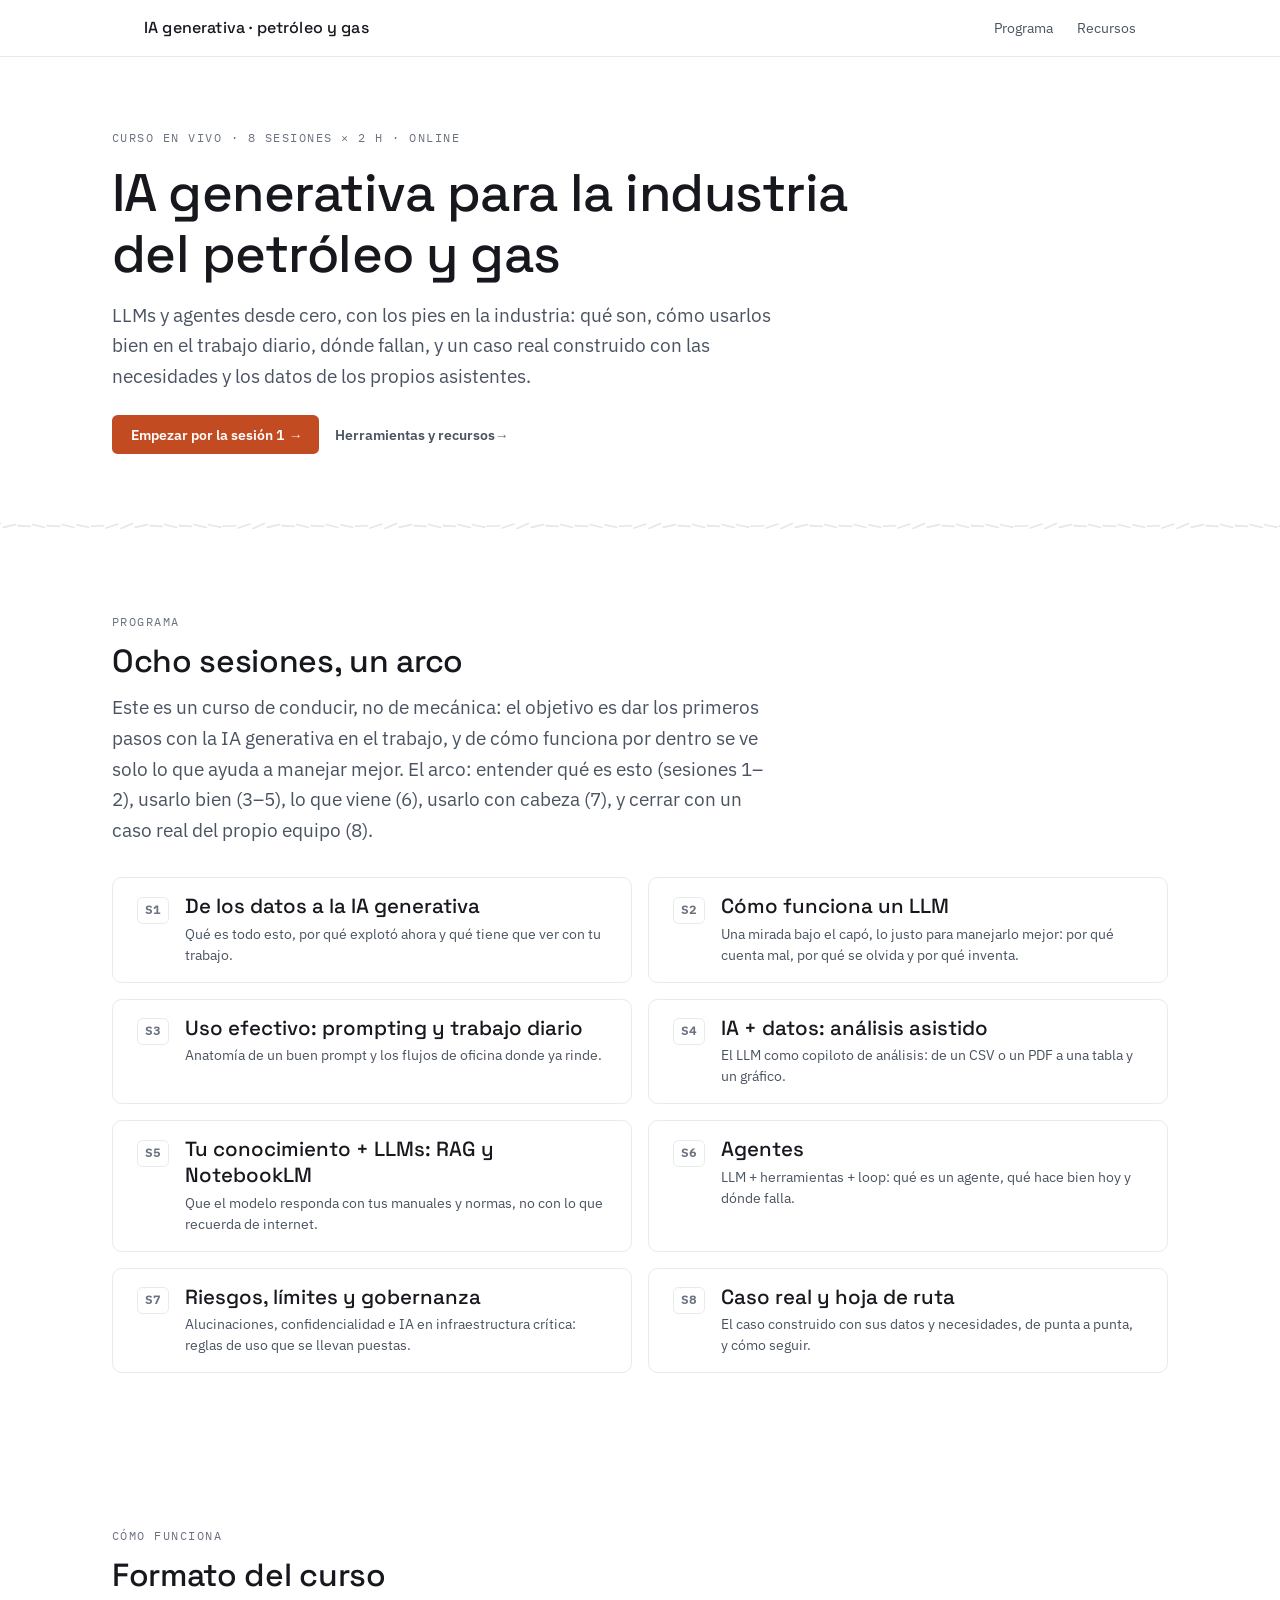
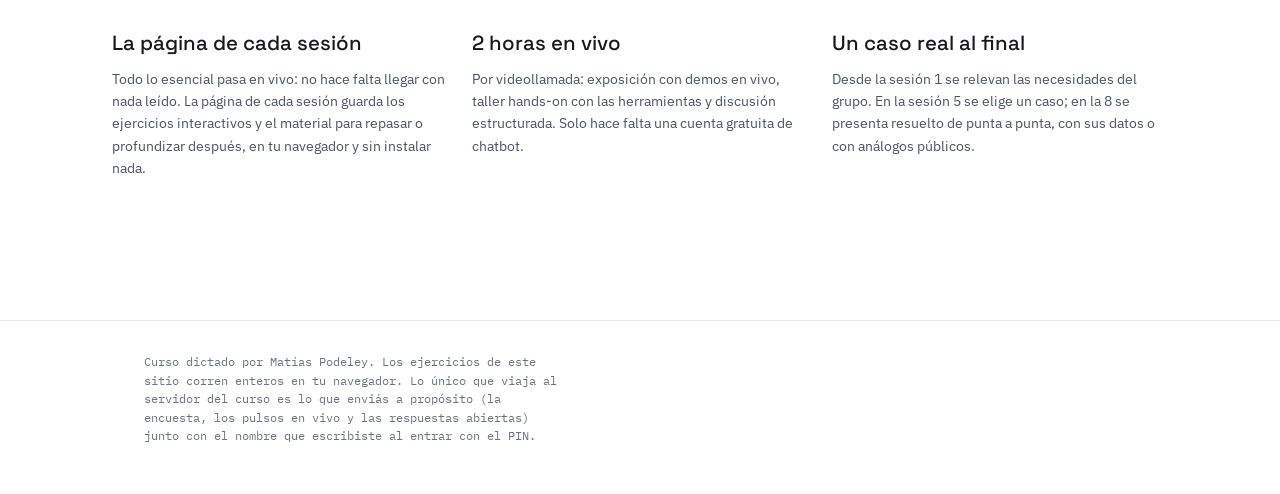
<file: index.html>
<!doctype html>
<html lang="es" data-theme="light">
  <head>
    <meta charset="UTF-8" />
    <meta name="viewport" content="width=device-width, initial-scale=1.0" />
    <link
      rel="icon"
      href="data:image/svg+xml,%3Csvg xmlns='http://www.w3.org/2000/svg' viewBox='0 0 100 100'%3E%3Ctext y='.9em' font-size='88'%3E%F0%9F%9B%A2%EF%B8%8F%3C/text%3E%3C/svg%3E"
    />
    <title>IA generativa para petróleo y gas — curso</title>
    <meta
      name="description"
      content="Curso de 8 sesiones sobre IA generativa, LLMs y agentes para profesionales de la industria del petróleo y gas. Desde cero, con ejercicios interactivos y un caso real."
    />
    <script type="module" crossorigin src="./assets/index-DudSLzgd.js"></script>
    <link rel="stylesheet" crossorigin href="./assets/index-oksWX1ul.css">
  </head>
  <body>
    <div id="root"></div>
  </body>
</html>
</file>
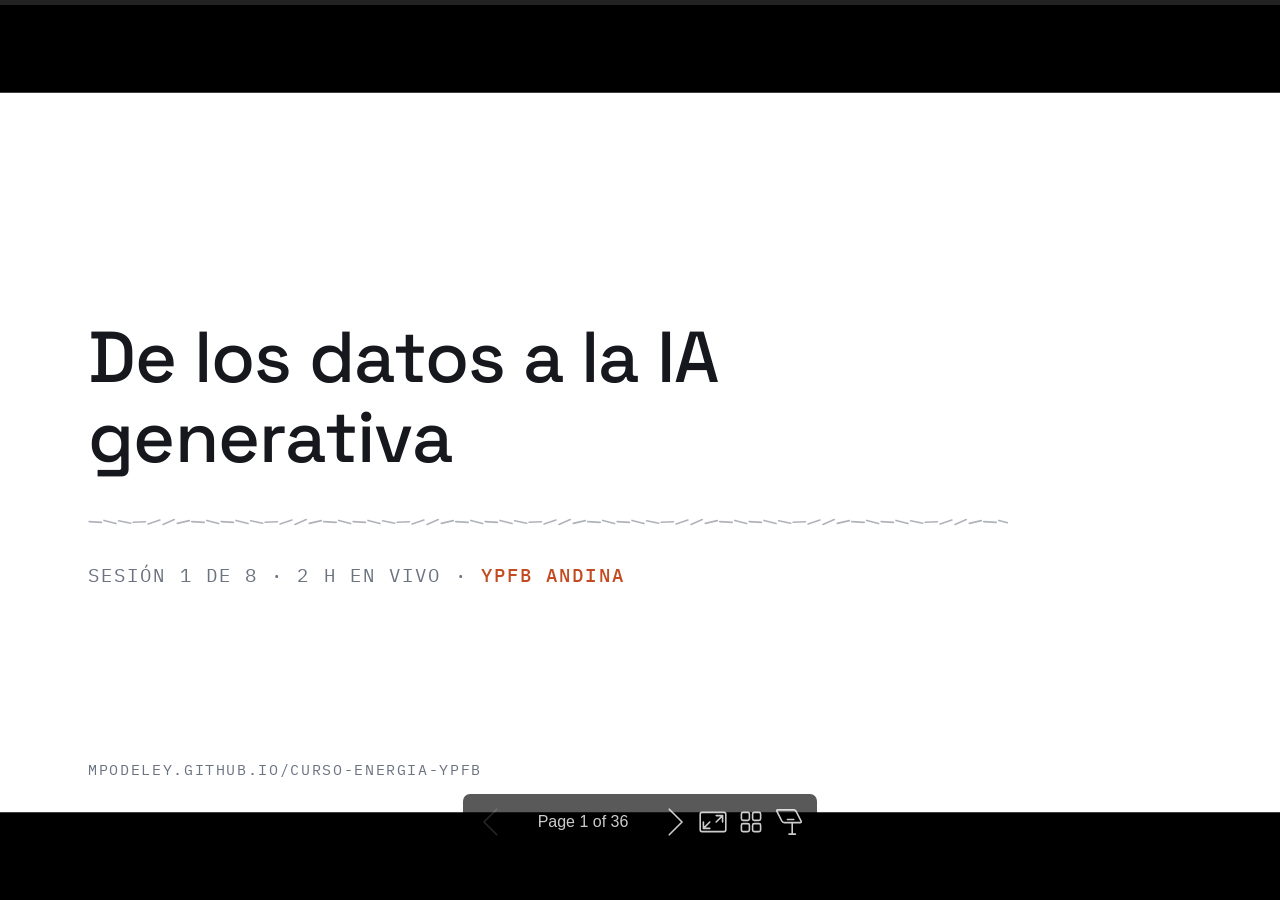
<file: slides/sesion-1.html>
<!DOCTYPE html><html lang="en-US"><head><title>De los datos a la IA generativa</title><meta property="og:title" content="De los datos a la IA generativa"><meta charset="UTF-8"><meta name="viewport" content="width=device-width,height=device-height,initial-scale=1.0"><meta name="apple-mobile-web-app-capable" content="yes"><meta http-equiv="X-UA-Compatible" content="ie=edge"><meta property="og:type" content="website"><meta name="twitter:card" content="summary"><style>@media screen{body[data-bespoke-view=""] .bespoke-marp-parent>.bespoke-marp-osc>button,body[data-bespoke-view=next] .bespoke-marp-parent>.bespoke-marp-osc>button,body[data-bespoke-view=overview] button.bespoke-marp-overview-close,body[data-bespoke-view=presenter] .bespoke-marp-presenter-container .bespoke-marp-presenter-info-container .bespoke-marp-presenter-info-page-area .bespoke-marp-presenter-info-page,body[data-bespoke-view=presenter] .bespoke-marp-presenter-container .bespoke-marp-presenter-info-container button,body[data-bespoke-view=presenter] .bespoke-marp-presenter-container .bespoke-marp-presenter-note-container button{appearance:none;background-color:initial;border:0;color:inherit;cursor:pointer;font-size:inherit;opacity:.8;outline:none;padding:0;transition:opacity .2s linear;-webkit-tap-highlight-color:transparent}body[data-bespoke-view=""] .bespoke-marp-parent>.bespoke-marp-osc>button:disabled,body[data-bespoke-view=next] .bespoke-marp-parent>.bespoke-marp-osc>button:disabled,body[data-bespoke-view=overview] button.bespoke-marp-overview-close:disabled,body[data-bespoke-view=presenter] .bespoke-marp-presenter-container .bespoke-marp-presenter-info-container .bespoke-marp-presenter-info-page-area .bespoke-marp-presenter-info-page:disabled,body[data-bespoke-view=presenter] .bespoke-marp-presenter-container .bespoke-marp-presenter-info-container button:disabled,body[data-bespoke-view=presenter] .bespoke-marp-presenter-container .bespoke-marp-presenter-note-container button:disabled{cursor:not-allowed;opacity:.15!important}body[data-bespoke-view=""] .bespoke-marp-parent>.bespoke-marp-osc>button:hover,body[data-bespoke-view=next] .bespoke-marp-parent>.bespoke-marp-osc>button:hover,body[data-bespoke-view=overview] button.bespoke-marp-overview-close:hover,body[data-bespoke-view=presenter] .bespoke-marp-presenter-container .bespoke-marp-presenter-info-container .bespoke-marp-presenter-info-page-area .bespoke-marp-presenter-info-page:hover,body[data-bespoke-view=presenter] .bespoke-marp-presenter-container .bespoke-marp-presenter-info-container button:hover,body[data-bespoke-view=presenter] .bespoke-marp-presenter-container .bespoke-marp-presenter-note-container button:hover{opacity:1}body[data-bespoke-view=""] .bespoke-marp-parent>.bespoke-marp-osc>button:hover:active,body[data-bespoke-view=next] .bespoke-marp-parent>.bespoke-marp-osc>button:hover:active,body[data-bespoke-view=overview] button.bespoke-marp-overview-close:hover:active,body[data-bespoke-view=presenter] .bespoke-marp-presenter-container .bespoke-marp-presenter-info-container .bespoke-marp-presenter-info-page-area .bespoke-marp-presenter-info-page:hover:active,body[data-bespoke-view=presenter] .bespoke-marp-presenter-container .bespoke-marp-presenter-info-container button:hover:active,body[data-bespoke-view=presenter] .bespoke-marp-presenter-container .bespoke-marp-presenter-note-container button:hover:active{opacity:.6}body[data-bespoke-view=""] .bespoke-marp-parent>.bespoke-marp-osc>button:hover:not(:disabled),body[data-bespoke-view=next] .bespoke-marp-parent>.bespoke-marp-osc>button:hover:not(:disabled),body[data-bespoke-view=overview] button.bespoke-marp-overview-close:hover:not(:disabled),body[data-bespoke-view=presenter] .bespoke-marp-presenter-container .bespoke-marp-presenter-info-container .bespoke-marp-presenter-info-page-area .bespoke-marp-presenter-info-page:hover:not(:disabled),body[data-bespoke-view=presenter] .bespoke-marp-presenter-container .bespoke-marp-presenter-info-container button:hover:not(:disabled),body[data-bespoke-view=presenter] .bespoke-marp-presenter-container .bespoke-marp-presenter-note-container button:hover:not(:disabled){transition:none}body[data-bespoke-view=""] .bespoke-marp-parent>.bespoke-marp-osc>button[data-bespoke-marp-osc=prev],body[data-bespoke-view=next] .bespoke-marp-parent>.bespoke-marp-osc>button[data-bespoke-marp-osc=prev],body[data-bespoke-view=presenter] .bespoke-marp-presenter-container .bespoke-marp-presenter-info-container button.bespoke-marp-presenter-info-page-prev{background:#0000 url("[data-uri]") no-repeat 50%;background-size:contain;overflow:hidden;text-indent:100%;white-space:nowrap}body[data-bespoke-view=""] .bespoke-marp-parent>.bespoke-marp-osc>button[data-bespoke-marp-osc=next],body[data-bespoke-view=next] .bespoke-marp-parent>.bespoke-marp-osc>button[data-bespoke-marp-osc=next],body[data-bespoke-view=presenter] .bespoke-marp-presenter-container .bespoke-marp-presenter-info-container button.bespoke-marp-presenter-info-page-next{background:#0000 url("[data-uri]") no-repeat 50%;background-size:contain;overflow:hidden;text-indent:100%;white-space:nowrap}:is(body[data-bespoke-view=""],body[data-bespoke-view=next]) .bespoke-marp-parent>.bespoke-marp-osc>button[data-bespoke-marp-osc=fullscreen]{background:#0000 url("[data-uri]") no-repeat 50%;background-size:contain;overflow:hidden;text-indent:100%;white-space:nowrap}:is(body[data-bespoke-view=""],body[data-bespoke-view=next]) .bespoke-marp-parent>.bespoke-marp-osc>button.exit[data-bespoke-marp-osc=fullscreen]{background-image:url("[data-uri]")}:is(body[data-bespoke-view=""],body[data-bespoke-view=next]) .bespoke-marp-parent>.bespoke-marp-osc>button[data-bespoke-marp-osc=presenter]{background:#0000 url("[data-uri]") no-repeat 50%;background-size:contain;overflow:hidden;text-indent:100%;white-space:nowrap}body[data-bespoke-view=overview] button.bespoke-marp-overview-close,body[data-bespoke-view=presenter] .bespoke-marp-presenter-container .bespoke-marp-presenter-note-container button.bespoke-marp-presenter-note-bigger{background:#0000 url("[data-uri]") no-repeat 50%;background-size:contain;overflow:hidden;text-indent:100%;white-space:nowrap}body[data-bespoke-view=presenter] .bespoke-marp-presenter-container .bespoke-marp-presenter-note-container button.bespoke-marp-presenter-note-smaller{background:#0000 url("[data-uri]") no-repeat 50%;background-size:contain;overflow:hidden;text-indent:100%;white-space:nowrap}:is(body[data-bespoke-view=""],body[data-bespoke-view=next]) .bespoke-marp-parent>.bespoke-marp-osc>button[data-bespoke-marp-osc=overview]{background:#0000 url("[data-uri]") no-repeat 50%;background-size:contain;overflow:hidden;text-indent:100%;white-space:nowrap}}@keyframes __bespoke_marp_transition_reduced_outgoing__{0%{opacity:1}to{opacity:0}}@keyframes __bespoke_marp_transition_reduced_incoming__{0%{mix-blend-mode:plus-lighter;opacity:0}to{mix-blend-mode:plus-lighter;opacity:1}}.bespoke-marp-note,.bespoke-marp-osc,.bespoke-progress-parent{display:none;transition:none}@media screen{::view-transition-group(*){animation-duration:var(--marp-bespoke-transition-animation-duration,.5s);animation-timing-function:ease}::view-transition-new(*),::view-transition-old(*){animation-delay:0s;animation-direction:var(--marp-bespoke-transition-animation-direction,normal);animation-duration:var(--marp-bespoke-transition-animation-duration,.5s);animation-fill-mode:both;animation-name:var(--marp-bespoke-transition-animation-name,var(--marp-bespoke-transition-animation-name-fallback,__bespoke_marp_transition_no_animation__));mix-blend-mode:normal}::view-transition-old(*){--marp-bespoke-transition-animation-name-fallback:__bespoke_marp_transition_reduced_outgoing__;animation-timing-function:ease}::view-transition-new(*){--marp-bespoke-transition-animation-name-fallback:__bespoke_marp_transition_reduced_incoming__;animation-timing-function:ease}::view-transition-new(root),::view-transition-old(root){animation-timing-function:linear}::view-transition-new(__bespoke_marp_transition_osc__),::view-transition-old(__bespoke_marp_transition_osc__){animation-duration:0s!important;animation-name:__bespoke_marp_transition_osc__!important}::view-transition-new(__bespoke_marp_transition_osc__){opacity:0!important}.bespoke-marp-transition-warming-up::view-transition-group(*),.bespoke-marp-transition-warming-up::view-transition-new(*),.bespoke-marp-transition-warming-up::view-transition-old(*){animation-play-state:paused!important}body,html{height:100%;margin:0}body{background:#000;overflow:hidden}svg.bespoke-marp-slide{content-visibility:hidden;interactivity:inert;opacity:0;pointer-events:none;z-index:-1}svg.bespoke-marp-slide:not(.bespoke-marp-active) *{view-transition-name:none!important}svg.bespoke-marp-slide.bespoke-marp-active{content-visibility:visible;interactivity:auto;opacity:1;pointer-events:auto;z-index:0}svg.bespoke-marp-slide.bespoke-marp-active.bespoke-marp-active-ready *{animation-name:__bespoke_marp__!important}@supports not (content-visibility:hidden){svg.bespoke-marp-slide[data-bespoke-marp-load=hideable]{display:none}svg.bespoke-marp-slide[data-bespoke-marp-load=hideable].bespoke-marp-active{display:block}}}@media screen and (prefers-reduced-motion:reduce){svg.bespoke-marp-slide *{view-transition-name:none!important}}@media screen{[data-bespoke-marp-fragment=inactive]{visibility:hidden}:is(body[data-bespoke-view=""],body[data-bespoke-view=next]) .bespoke-marp-parent{inset:0;position:absolute}:is(body[data-bespoke-view=""],body[data-bespoke-view=next]) .bespoke-marp-parent>.bespoke-marp-osc{background:#000000a6;border-radius:7px;bottom:50px;color:#fff;contain:paint;display:block;font-family:Helvetica,Arial,sans-serif;font-size:16px;left:50%;line-height:0;opacity:1;padding:12px;position:absolute;touch-action:manipulation;transform:translateX(-50%);transition:opacity .2s linear;-webkit-user-select:none;user-select:none;view-transition-name:__bespoke_marp_transition_osc__;white-space:nowrap;will-change:transform;z-index:1}:is(body[data-bespoke-view=""],body[data-bespoke-view=next]) .bespoke-marp-parent>.bespoke-marp-osc>:where(*){margin-left:6px}:is(body[data-bespoke-view=""],body[data-bespoke-view=next]) .bespoke-marp-parent>.bespoke-marp-osc>:where(*):where(:first-child){margin-left:0}:is(body[data-bespoke-view=""],body[data-bespoke-view=next]) .bespoke-marp-parent>.bespoke-marp-osc>span{opacity:.8}:is(body[data-bespoke-view=""],body[data-bespoke-view=next]) .bespoke-marp-parent>.bespoke-marp-osc>span[data-bespoke-marp-osc=page]{display:inline-block;min-width:140px;text-align:center}:is(body[data-bespoke-view=""],body[data-bespoke-view=next]) .bespoke-marp-parent>.bespoke-marp-osc>button[data-bespoke-marp-osc=fullscreen],:is(body[data-bespoke-view=""],body[data-bespoke-view=next]) .bespoke-marp-parent>.bespoke-marp-osc>button[data-bespoke-marp-osc=next],:is(body[data-bespoke-view=""],body[data-bespoke-view=next]) .bespoke-marp-parent>.bespoke-marp-osc>button[data-bespoke-marp-osc=overview],:is(body[data-bespoke-view=""],body[data-bespoke-view=next]) .bespoke-marp-parent>.bespoke-marp-osc>button[data-bespoke-marp-osc=presenter],:is(body[data-bespoke-view=""],body[data-bespoke-view=next]) .bespoke-marp-parent>.bespoke-marp-osc>button[data-bespoke-marp-osc=prev]{height:32px;line-height:32px;width:32px}:is(body[data-bespoke-view=""],body[data-bespoke-view=next]) .bespoke-marp-parent.bespoke-marp-inactive{cursor:none}:is(body[data-bespoke-view=""],body[data-bespoke-view=next]) .bespoke-marp-parent.bespoke-marp-inactive>.bespoke-marp-osc{opacity:0;pointer-events:none}:is(body[data-bespoke-view=""],body[data-bespoke-view=next]) svg.bespoke-marp-slide{height:100%;left:0;position:absolute;top:0;width:100%}body[data-bespoke-view=""] .bespoke-progress-parent{background:#222;display:flex;height:5px;width:100%}body[data-bespoke-view=""] .bespoke-progress-parent+:where(.bespoke-marp-parent){top:5px}body[data-bespoke-view=""] .bespoke-progress-parent .bespoke-progress-bar{background:#0288d1;flex:0 0 0;transition:flex-basis .2s cubic-bezier(0,1,1,1)}body[data-bespoke-view=next]{background:#0000}body[data-bespoke-view=presenter]{background:#161616}body[data-bespoke-view=presenter] .bespoke-marp-presenter-container{display:grid;font-family:Helvetica,Arial,sans-serif;grid-template:"current dragbar next" minmax(140px,1fr) "current dragbar note" 2fr "info    dragbar note" 3em;grid-template-columns:minmax(3px,var(--bespoke-marp-presenter-split-ratio,66%)) 0 minmax(3px,1fr);height:100%;left:0;position:absolute;top:0;width:100%}body[data-bespoke-view=presenter] .bespoke-marp-presenter-container :where(.bespoke-marp-parent){grid-area:current;overflow:hidden;position:relative}body[data-bespoke-view=presenter] .bespoke-marp-presenter-container :where(.bespoke-marp-parent) :where(svg.bespoke-marp-slide){height:calc(100% - 40px);left:20px;pointer-events:none;position:absolute;top:20px;-webkit-user-select:none;user-select:none;width:calc(100% - 40px)}body[data-bespoke-view=presenter] .bespoke-marp-presenter-container :where(.bespoke-marp-parent) :where(svg.bespoke-marp-slide).bespoke-marp-active{filter:drop-shadow(0 3px 10px rgba(0,0,0,.5))}body[data-bespoke-view=presenter] .bespoke-marp-presenter-container .bespoke-marp-presenter-dragbar-container{background:#0288d1;cursor:col-resize;grid-area:dragbar;margin-left:-3px;opacity:0;position:relative;transition:opacity .4s linear .1s;width:6px;z-index:10}body[data-bespoke-view=presenter] .bespoke-marp-presenter-container .bespoke-marp-presenter-dragbar-container:hover{opacity:1}body[data-bespoke-view=presenter] .bespoke-marp-presenter-container .bespoke-marp-presenter-dragbar-container.active{opacity:1;transition-delay:0s}body[data-bespoke-view=presenter] .bespoke-marp-presenter-container .bespoke-marp-presenter-next-container{background:#222;cursor:pointer;display:none;grid-area:next;overflow:hidden;position:relative}body[data-bespoke-view=presenter] .bespoke-marp-presenter-container .bespoke-marp-presenter-next-container.active{display:block}body[data-bespoke-view=presenter] .bespoke-marp-presenter-container .bespoke-marp-presenter-next-container iframe.bespoke-marp-presenter-next{background:#0000;border:0;display:block;filter:drop-shadow(0 3px 10px rgba(0,0,0,.5));height:calc(100% - 40px);left:20px;pointer-events:none;position:absolute;interactivity:inert;top:20px;-webkit-user-select:none;user-select:none;width:calc(100% - 40px)}body[data-bespoke-view=presenter] .bespoke-marp-presenter-container .bespoke-marp-presenter-note-container{background:#222;color:#eee;grid-area:note;position:relative;z-index:1}body[data-bespoke-view=presenter] .bespoke-marp-presenter-container .bespoke-marp-presenter-note-container button{height:1.5em;line-height:1.5em;width:1.5em}body[data-bespoke-view=presenter] .bespoke-marp-presenter-container .bespoke-marp-presenter-note-container .bespoke-marp-presenter-note-wrapper{display:block;inset:0;position:absolute}body[data-bespoke-view=presenter] .bespoke-marp-presenter-container .bespoke-marp-presenter-note-container .bespoke-marp-presenter-note-buttons{background:#000000a6;border-radius:4px;bottom:0;display:flex;gap:4px;margin:12px;opacity:0;padding:6px;pointer-events:none;position:absolute;right:0;transition:opacity .2s linear}body[data-bespoke-view=presenter] .bespoke-marp-presenter-container .bespoke-marp-presenter-note-container .bespoke-marp-presenter-note-buttons:focus-within,body[data-bespoke-view=presenter] .bespoke-marp-presenter-container .bespoke-marp-presenter-note-container .bespoke-marp-presenter-note-wrapper:focus-within+.bespoke-marp-presenter-note-buttons,body[data-bespoke-view=presenter] .bespoke-marp-presenter-container .bespoke-marp-presenter-note-container:hover .bespoke-marp-presenter-note-buttons{opacity:1;pointer-events:auto}body[data-bespoke-view=presenter] .bespoke-marp-presenter-container .bespoke-marp-presenter-note-container .bespoke-marp-note{box-sizing:border-box;font-size:calc(1.1em*var(--bespoke-marp-note-font-scale, 1));height:calc(100% - 40px);margin:20px;overflow:auto;padding-right:3px;white-space:pre-wrap;width:calc(100% - 40px);word-wrap:break-word;scrollbar-color:#eeeeee80 #0000;scrollbar-width:thin}body[data-bespoke-view=presenter] .bespoke-marp-presenter-container .bespoke-marp-presenter-note-container .bespoke-marp-note::-webkit-scrollbar{width:6px}body[data-bespoke-view=presenter] .bespoke-marp-presenter-container .bespoke-marp-presenter-note-container .bespoke-marp-note::-webkit-scrollbar-track{background:#0000}body[data-bespoke-view=presenter] .bespoke-marp-presenter-container .bespoke-marp-presenter-note-container .bespoke-marp-note::-webkit-scrollbar-thumb{background:#eeeeee80;border-radius:6px}body[data-bespoke-view=presenter] .bespoke-marp-presenter-container .bespoke-marp-presenter-note-container .bespoke-marp-note:empty{pointer-events:none}body[data-bespoke-view=presenter] .bespoke-marp-presenter-container .bespoke-marp-presenter-note-container .bespoke-marp-note.active{display:block}body[data-bespoke-view=presenter] .bespoke-marp-presenter-container .bespoke-marp-presenter-note-container .bespoke-marp-note p:first-child{margin-top:0}body[data-bespoke-view=presenter] .bespoke-marp-presenter-container .bespoke-marp-presenter-note-container .bespoke-marp-note p:last-child{margin-bottom:0}body[data-bespoke-view=presenter] .bespoke-marp-presenter-container .bespoke-marp-presenter-info-container{align-items:center;box-sizing:border-box;color:#eee;display:flex;flex-wrap:nowrap;grid-area:info;justify-content:center;overflow:hidden;padding:0 10px}body[data-bespoke-view=presenter] .bespoke-marp-presenter-container .bespoke-marp-presenter-info-container :is(.bespoke-marp-presenter-info-page-area,.bespoke-marp-presenter-info-time,.bespoke-marp-presenter-info-timer){box-sizing:border-box;display:block;padding:0 10px;white-space:nowrap;width:100%}body[data-bespoke-view=presenter] .bespoke-marp-presenter-container .bespoke-marp-presenter-info-container button{height:1.5em;line-height:1.5em;width:1.5em}body[data-bespoke-view=presenter] .bespoke-marp-presenter-container .bespoke-marp-presenter-info-container .bespoke-marp-presenter-info-page-area{order:2;text-align:center}body[data-bespoke-view=presenter] .bespoke-marp-presenter-container .bespoke-marp-presenter-info-container .bespoke-marp-presenter-info-page-area .bespoke-marp-presenter-info-page{display:inline-block;min-width:120px;text-align:center}body[data-bespoke-view=presenter] .bespoke-marp-presenter-container .bespoke-marp-presenter-info-container .bespoke-marp-presenter-info-time{color:#999;order:1;text-align:left}body[data-bespoke-view=presenter] .bespoke-marp-presenter-container .bespoke-marp-presenter-info-container .bespoke-marp-presenter-info-timer{color:#999;order:3;text-align:right}body[data-bespoke-view=presenter] .bespoke-marp-presenter-container .bespoke-marp-presenter-info-container .bespoke-marp-presenter-info-timer:hover{cursor:pointer}body[data-bespoke-view=overview]{background:#161616;overflow:auto}body[data-bespoke-view=overview] [data-bespoke-marp-fragment=inactive]{visibility:visible}body[data-bespoke-view=overview] .bespoke-marp-overview-header{backdrop-filter:blur(4px);background:#222222d9;box-shadow:0 3px 10px #00000080;box-sizing:border-box;display:flex;height:48px;inset:0 0 auto;justify-content:flex-end;padding:10px;position:fixed;z-index:1}body[data-bespoke-view=overview] button.bespoke-marp-overview-close{height:28px;line-height:28px;transform:rotate(45deg);width:28px}body[data-bespoke-view=overview] .bespoke-marp-parent{display:grid;gap:40px;grid-template-columns:repeat(auto-fit,minmax(0,240px));justify-content:space-around;padding:30px}body[data-bespoke-view=overview] .bespoke-marp-parent svg.bespoke-marp-slide{--bov-selected:#0000;--bov-focus:#161616;--bov-focus-outline:#0000;background-image:conic-gradient(#161616 0 0),conic-gradient(var(--bov-focus) 0 0),conic-gradient(var(--bov-focus-outline) 0 0),conic-gradient(var(--bov-selected) 0 0);background-position:5px 5px,3px 3px,2px 2px,0 0;background-repeat:no-repeat;background-size:calc(100% - 10px) calc(100% - 10px),calc(100% - 6px) calc(100% - 6px),calc(100% - 4px) calc(100% - 4px),100% 100%;content-visibility:visible;cursor:pointer;filter:drop-shadow(0 3px 10px rgba(0,0,0,.5));margin:-6px;padding:6px;interactivity:auto;opacity:1;outline:0;pointer-events:auto;scroll-margin-block:30px;width:100%;z-index:0}body[data-bespoke-view=overview] .bespoke-marp-parent svg.bespoke-marp-slide *,body[data-bespoke-view=overview] .bespoke-marp-parent svg.bespoke-marp-slide.bespoke-marp-active *{pointer-events:none;interactivity:inert}body[data-bespoke-view=overview] .bespoke-marp-parent :is(svg.bespoke-marp-slide:active,svg.bespoke-marp-slide:focus-visible,svg.bespoke-marp-slide:hover){--bov-focus-outline:#161616}body[data-bespoke-view=overview] .bespoke-marp-parent svg.bespoke-marp-slide:focus-visible,body[data-bespoke-view=overview] .bespoke-marp-parent svg.bespoke-marp-slide:hover{--bov-focus:#999}body[data-bespoke-view=overview] .bespoke-marp-parent svg.bespoke-marp-slide:active{--bov-focus:#eee}body[data-bespoke-view=overview] .bespoke-marp-parent svg.bespoke-marp-slide.bespoke-marp-active{--bov-selected:#0288d1}body[data-bespoke-view=overview]:has(.bespoke-marp-overview-header) .bespoke-marp-parent{padding-top:78px}body[data-bespoke-view=overview]:has(.bespoke-marp-overview-header) .bespoke-marp-parent svg.bespoke-marp-slide{scroll-margin-top:78px}.bespoke-marp-overview{background:#000000a6;inset:0;opacity:0;pointer-events:none;position:fixed;transition:opacity .1s ease;z-index:10}.bespoke-marp-overview iframe{background:#222;border:0;display:block;height:100%;left:0;position:absolute;top:0;width:100%}.bespoke-marp-overview[data-open="1"]{opacity:1;pointer-events:auto}}@media print{.bespoke-marp-overview,.bespoke-marp-presenter-info-container,.bespoke-marp-presenter-next-container,.bespoke-marp-presenter-note-container{display:none}}</style><style>div#\:\$p > svg > foreignObject > section{width:1280px;height:720px;box-sizing:border-box;overflow:hidden;position:relative;scroll-snap-align:center center;-webkit-text-size-adjust:100%;text-size-adjust:100%}div#\:\$p > svg > foreignObject > section::after{bottom:0;content:attr(data-marpit-pagination);padding:inherit;pointer-events:none;position:absolute;right:0}div#\:\$p > svg > foreignObject > section:not([data-marpit-pagination])::after{display:none}div#\:\$p > svg > foreignObject > section :where(:is(h1, marp-h1)){font-size:2em;margin-block:0.67em}div#\:\$p > svg > foreignObject > section section:where(:is(h1, marp-h1)){--marpit-root-font-size: 2em}div#\:\$p > svg > foreignObject > section video::-webkit-media-controls{will-change:transform}@page {size:1280px 720px;margin:0}@media print{html, body{background-color:#fff;margin:0;page-break-inside:avoid;break-inside:avoid-page}div#\:\$p > svg > foreignObject > section{page-break-before:always;break-before:page}div#\:\$p > svg > foreignObject > section, div#\:\$p > svg > foreignObject > section *{-webkit-print-color-adjust:exact!important;animation-delay:0s!important;animation-duration:0s!important;color-adjust:exact!important;print-color-adjust:exact!important;transition:none!important}div#\:\$p > svg[data-marpit-svg]{display:block;height:100vh;width:100vw}}@font-face {font-family:"IBM Plex Mono";font-style:normal;font-weight:400;font-display:block;src:url([data-uri]) format("woff2")}@font-face {font-family:"IBM Plex Mono";font-style:normal;font-weight:500;font-display:block;src:url([data-uri]) format("woff2")}@font-face {font-family:"IBM Plex Sans";font-style:normal;font-weight:400 600;font-display:block;src:url([data-uri]) format("woff2")}@font-face {font-family:"Space Grotesk";font-style:normal;font-weight:500 700;font-display:block;src:url([data-uri]) format("woff2")}div#\:\$p > svg > foreignObject > :where(section){container-type:size}div#\:\$p > svg > foreignObject > section img[data-marp-twemoji]{background:transparent;height:1em;margin:0 .05em 0 .1em;vertical-align:-.1em;width:1em}div#\:\$p > svg > foreignObject > :where(section):not([\20 root]){--bg: #ffffff;--surface-2: #f6f7f8;--border: #d9dce0;--border-soft: #e8eaed;--text: #16181d;--muted: #4a5361;--faint: #6b7280;--primary: #c24b22;--blue: #1f6a9b;--green: #147a5f;--gold: #8a6412;--near-black: #0f1012;--off-white: #f4f4f2;--disp: 'Space Grotesk', ui-sans-serif, system-ui, sans-serif;--body: 'IBM Plex Sans', ui-sans-serif, system-ui, sans-serif;--mono: 'IBM Plex Mono', ui-monospace, Menlo, monospace;--regla: url("data:image/svg+xml,%3Csvg%20xmlns%3D%22http%3A%2F%2Fwww.w3.org%2F2000%2Fsvg%22%20width%3D%22132%22%20height%3D%2220%22%20viewBox%3D%220%200%20132%2020%22%3E%3Cg%20stroke%3D%22%236e7480%22%20stroke-width%3D%221.6%22%20stroke-linecap%3D%22round%22%3E%3Cline%20x1%3D%221.1%22%20y1%3D%229.6%22%20x2%3D%2213.5%22%20y2%3D%2210.4%22%2F%3E%3Cline%20x1%3D%2216.0%22%20y1%3D%228.4%22%20x2%3D%2228.0%22%20y2%3D%2211.6%22%2F%3E%3Cline%20x1%3D%2230.6%22%20y1%3D%228.7%22%20x2%3D%2242.7%22%20y2%3D%2211.3%22%2F%3E%3Cline%20x1%3D%2245.1%22%20y1%3D%2210.3%22%20x2%3D%2257.5%22%20y2%3D%229.7%22%2F%3E%3Cline%20x1%3D%2260.1%22%20y1%3D%2212.0%22%20x2%3D%2271.9%22%20y2%3D%228.0%22%2F%3E%3Cline%20x1%3D%2275.0%22%20y1%3D%2212.5%22%20x2%3D%2286.3%22%20y2%3D%227.5%22%2F%3E%3Cline%20x1%3D%2289.3%22%20y1%3D%2211.4%22%20x2%3D%22101.4%22%20y2%3D%228.6%22%2F%3E%3Cline%20x1%3D%22103.8%22%20y1%3D%229.6%22%20x2%3D%22116.2%22%20y2%3D%2210.4%22%2F%3E%3Cline%20x1%3D%22118.7%22%20y1%3D%228.4%22%20x2%3D%22130.6%22%20y2%3D%2211.6%22%2F%3E%3C%2Fg%3E%3C%2Fsvg%3E");}div#\:\$p > svg > foreignObject > section{width:1280px;height:720px;padding:76px 88px 72px;background:var(--bg);color:var(--text);font-family:var(--body);font-size:27px;line-height:1.45;letter-spacing:0.002em;display:flex;flex-direction:column;justify-content:flex-start}div#\:\$p > svg > foreignObject > section{--marpit-root-font-size: 27px}div#\:\$p > svg > foreignObject > section :is(h1, marp-h1){font-family:var(--disp);font-weight:500;font-size:58px;line-height:1.12;letter-spacing:-0.01em;margin:0 0 24px}div#\:\$p > svg > foreignObject > section :is(h2, marp-h2){font-family:var(--disp);font-weight:500;font-size:42px;line-height:1.18;letter-spacing:-0.005em;margin:0 0 28px;max-width:22ch}div#\:\$p > svg > foreignObject > section :is(h3, marp-h3){font-family:var(--disp);font-weight:500;font-size:30px;line-height:1.25;margin:28px 0 12px}div#\:\$p > svg > foreignObject > section p{margin:0 0 20px;max-width:54ch}div#\:\$p > svg > foreignObject > section strong{font-weight:600}div#\:\$p > svg > foreignObject > section em{font-style:normal;color:var(--primary)}div#\:\$p > svg > foreignObject > section a{color:var(--primary);text-decoration-thickness:1px;text-underline-offset:3px}div#\:\$p > svg > foreignObject > section ul, div#\:\$p > svg > foreignObject > section ol{margin:0 0 20px;padding-left:0;max-width:52ch}div#\:\$p > svg > foreignObject > section ul{list-style:none}div#\:\$p > svg > foreignObject > section ul > li{position:relative;padding-left:34px;margin-bottom:16px}div#\:\$p > svg > foreignObject > section ul > li::before{content:'—';position:absolute;left:0;color:var(--primary)}div#\:\$p > svg > foreignObject > section ol{padding-left:34px}div#\:\$p > svg > foreignObject > section ol > li{margin-bottom:16px}div#\:\$p > svg > foreignObject > section li::marker{color:var(--faint)}div#\:\$p > svg > foreignObject > section li > ul, div#\:\$p > svg > foreignObject > section li > ol{margin:12px 0 0}div#\:\$p > svg > foreignObject > section li > ul > li{font-size:0.88em;color:var(--muted);margin-bottom:8px}div#\:\$p > svg > foreignObject > section code{font-family:var(--mono);font-size:0.86em;background:var(--surface-2);border:1px solid var(--border-soft);border-radius:5px;padding:2px 7px}div#\:\$p > svg > foreignObject > section :is(pre, marp-pre){font-family:var(--mono);font-size:22px;line-height:1.5;background:var(--surface-2);border:1px solid var(--border-soft);border-radius:10px;padding:24px 28px;overflow:hidden}div#\:\$p > svg > foreignObject > section :is(pre, marp-pre) code{background:none;border:none;padding:0;font-size:inherit}div#\:\$p > svg > foreignObject > section blockquote{border-left:3px solid var(--primary);padding-left:26px;margin:0 0 20px;color:var(--muted);max-width:42ch}div#\:\$p > svg > foreignObject > section table{border-collapse:collapse;font-size:23px;line-height:1.35;width:100%}div#\:\$p > svg > foreignObject > section th{font-family:var(--mono);font-size:15px;font-weight:500;letter-spacing:0.13em;text-transform:uppercase;color:var(--faint);text-align:left;padding:0 20px 12px 0;border-bottom:1px solid var(--border)}div#\:\$p > svg > foreignObject > section td{padding:14px 20px 14px 0;border-bottom:1px solid var(--border-soft);vertical-align:top}div#\:\$p > svg > foreignObject > section tr:last-child td{border-bottom:none}div#\:\$p > svg > foreignObject > section td:nth-child(2){font-family:var(--mono);font-size:20px;color:var(--muted);white-space:nowrap}div#\:\$p > svg > foreignObject > section img{display:block}div#\:\$p > svg > foreignObject > section header, div#\:\$p > svg > foreignObject > section footer, div#\:\$p > svg > foreignObject > section::after{font-family:var(--mono);font-size:15px;font-weight:400;letter-spacing:0.11em;text-transform:uppercase;color:var(--faint)}div#\:\$p > svg > foreignObject > section::after{--marpit-root-font-size: 15px}div#\:\$p > svg > foreignObject > section header{position:absolute;top:34px;left:88px;right:88px}div#\:\$p > svg > foreignObject > section header strong{color:var(--primary);font-weight:500}div#\:\$p > svg > foreignObject > section footer{position:absolute;bottom:32px;left:88px}div#\:\$p > svg > foreignObject > section::after{bottom:32px;right:88px;left:auto;padding:0;content:attr(data-marpit-pagination) ' / ' attr(data-marpit-pagination-total)}div#\:\$p > svg > foreignObject > section.portada{justify-content:center;padding:76px 88px}div#\:\$p > svg > foreignObject > section.portada :is(h1, marp-h1){font-size:72px;max-width:20ch;margin-bottom:0}div#\:\$p > svg > foreignObject > section.portada :is(h1, marp-h1)::after{content:'';display:block;height:20px;margin:34px 0 30px;opacity:0.55;background:var(--regla) repeat-x left center / 132px 20px}div#\:\$p > svg > foreignObject > section.portada p{font-family:var(--mono);font-size:19px;letter-spacing:0.11em;text-transform:uppercase;color:var(--faint);max-width:none;margin:0}div#\:\$p > svg > foreignObject > section.portada strong{color:var(--primary);font-weight:500}div#\:\$p > svg > foreignObject > section.portada img{position:absolute;right:88px;bottom:76px}div#\:\$p > svg > foreignObject > section.portada header{display:none}div#\:\$p > svg > foreignObject > section.portada[data-marpit-pagination]::after{display:none}div#\:\$p > svg > foreignObject > section.seccion{background:var(--near-black);color:var(--off-white);justify-content:center}div#\:\$p > svg > foreignObject > section.seccion :is(h2, marp-h2){font-size:60px;color:var(--off-white);margin-bottom:18px;max-width:20ch}div#\:\$p > svg > foreignObject > section.seccion p{font-family:var(--mono);font-size:19px;letter-spacing:0.11em;text-transform:uppercase;color:#9aa0aa;max-width:none;margin:0}div#\:\$p > svg > foreignObject > section.seccion strong{color:#ff9576;font-weight:500}div#\:\$p > svg > foreignObject > section.seccion header, div#\:\$p > svg > foreignObject > section.seccion footer{color:#6e7480}div#\:\$p > svg > foreignObject > section.seccion::after{color:#6e7480}div#\:\$p > svg > foreignObject > section.panel{justify-content:center;align-items:center;text-align:center;background:var(--surface-2)}div#\:\$p > svg > foreignObject > section.panel :is(h2, marp-h2){font-size:50px;max-width:24ch;margin-bottom:26px}div#\:\$p > svg > foreignObject > section.panel p{max-width:40ch;color:var(--muted)}div#\:\$p > svg > foreignObject > section.panel code{font-size:30px;font-weight:500;background:var(--bg);border-color:var(--border);padding:12px 22px;color:var(--primary)}div#\:\$p > svg > foreignObject > section.panel img{margin:30px auto 0}div#\:\$p > svg > foreignObject > section.panel ul{text-align:left}div#\:\$p > svg > foreignObject > section.cita{justify-content:center;padding:76px 120px}div#\:\$p > svg > foreignObject > section.cita :is(h2, marp-h2){font-size:56px;line-height:1.2;max-width:24ch;margin:0}div#\:\$p > svg > foreignObject > section.cita p{font-size:30px;color:var(--muted);max-width:38ch;margin:30px 0 0}div#\:\$p > svg > foreignObject > section.cita strong{color:var(--primary);font-weight:500}div#\:\$p > svg > foreignObject > section.cita header, div#\:\$p > svg > foreignObject > section.cita footer{display:none}div#\:\$p > svg > foreignObject > section.cita[data-marpit-pagination]::after{display:none}div#\:\$p > svg > foreignObject > section.acentos ul > li:nth-child(2)::before{color:var(--blue)}div#\:\$p > svg > foreignObject > section.acentos ul > li:nth-child(3)::before{color:var(--green)}div#\:\$p > svg > foreignObject > section.acentos ul > li:nth-child(4)::before{color:var(--gold)}div#\:\$p > svg > foreignObject > section[data-marpit-advanced-background="background"]{columns:initial!important;display:block!important;padding:0!important}div#\:\$p > svg > foreignObject > section[data-marpit-advanced-background="background"]::before, div#\:\$p > svg > foreignObject > section[data-marpit-advanced-background="background"]::after, div#\:\$p > svg > foreignObject > section[data-marpit-advanced-background="content"]::before, div#\:\$p > svg > foreignObject > section[data-marpit-advanced-background="content"]::after{display:none!important}div#\:\$p > svg > foreignObject > section[data-marpit-advanced-background="background"] > div[data-marpit-advanced-background-container]{all:initial;display:flex;flex-direction:row;height:100%;overflow:hidden;width:100%}div#\:\$p > svg > foreignObject > section[data-marpit-advanced-background="background"] > div[data-marpit-advanced-background-container][data-marpit-advanced-background-direction="vertical"]{flex-direction:column}div#\:\$p > svg > foreignObject > section[data-marpit-advanced-background="background"][data-marpit-advanced-background-split] > div[data-marpit-advanced-background-container]{width:var(--marpit-advanced-background-split, 50%)}div#\:\$p > svg > foreignObject > section[data-marpit-advanced-background="background"][data-marpit-advanced-background-split="right"] > div[data-marpit-advanced-background-container]{margin-left:calc(100% - var(--marpit-advanced-background-split, 50%))}div#\:\$p > svg > foreignObject > section[data-marpit-advanced-background="background"] > div[data-marpit-advanced-background-container] > figure{all:initial;background-position:center;background-repeat:no-repeat;background-size:cover;flex:auto;margin:0}div#\:\$p > svg > foreignObject > section[data-marpit-advanced-background="background"] > div[data-marpit-advanced-background-container] > figure > figcaption{position:absolute;border:0;clip:rect(0, 0, 0, 0);height:1px;margin:-1px;overflow:hidden;padding:0;white-space:nowrap;width:1px}div#\:\$p > svg > foreignObject > section[data-marpit-advanced-background="content"], div#\:\$p > svg > foreignObject > section[data-marpit-advanced-background="pseudo"]{background:transparent!important}div#\:\$p > svg > foreignObject > section[data-marpit-advanced-background="pseudo"], div#\:\$p > svg[data-marpit-svg] > foreignObject[data-marpit-advanced-background="pseudo"]{pointer-events:none!important}div#\:\$p > svg > foreignObject > section[data-marpit-advanced-background-split]{width:100%;height:100%}
</style></head><body><div class="bespoke-progress-parent"><div class="bespoke-progress-bar"></div></div><div class="bespoke-marp-osc"><button data-bespoke-marp-osc="prev" tabindex="-1" title="Previous slide">Previous slide</button><span data-bespoke-marp-osc="page"></span><button data-bespoke-marp-osc="next" tabindex="-1" title="Next slide">Next slide</button><button data-bespoke-marp-osc="fullscreen" tabindex="-1" title="Toggle fullscreen (f)">Toggle fullscreen</button><button data-bespoke-marp-osc="overview" tabindex="-1" title="Toggle overview view (o)">Toggle overview view</button><button data-bespoke-marp-osc="presenter" tabindex="-1" title="Open presenter view (p)">Open presenter view</button></div><div id=":$p"><svg data-marpit-svg="" viewBox="0 0 1280 720"><foreignObject width="1280" height="720"><section id="1" data-paginate="true" data-header="IA generativa · petróleo y gas · **Sesión 1**" data-footer="mpodeley.github.io/curso-energia-ypfb" data-class="portada" data-theme="podeley" lang="en-US" class="portada" data-marpit-pagination="1" style="--paginate:true;--header:IA generativa · petróleo y gas · **Sesión 1**;--footer:mpodeley.github.io/curso-energia-ypfb;--class:portada;--theme:podeley;" data-marpit-pagination-total="36">
<header>IA generativa · petróleo y gas · <strong>Sesión 1</strong></header>

<h1 id="de-los-datos-a-la-ia-generativa">De los datos a la IA generativa</h1>
<p>Sesión 1 de 8 · 2 h en vivo · <strong>YPFB Andina</strong></p>
<footer>mpodeley.github.io/curso-energia-ypfb</footer>
</section>
</foreignObject></svg><svg data-marpit-svg="" viewBox="0 0 1280 720"><foreignObject width="1280" height="720"><section id="2" data-paginate="true" data-header="IA generativa · petróleo y gas · **Sesión 1**" data-footer="mpodeley.github.io/curso-energia-ypfb" data-theme="podeley" lang="en-US" data-marpit-pagination="2" style="--paginate:true;--header:IA generativa · petróleo y gas · **Sesión 1**;--footer:mpodeley.github.io/curso-energia-ypfb;--theme:podeley;" data-marpit-pagination-total="36">
<header>IA generativa · petróleo y gas · <strong>Sesión 1</strong></header>
<h2 id="hoy">Hoy</h2>
<table>
<thead>
<tr>
<th>Bloque</th>
<th>Tiempo</th>
<th>Qué hacemos</th>
</tr>
</thead>
<tbody>
<tr>
<td>Apertura y entrada al sitio</td>
<td>10 min</td>
<td>La regla de confidencialidad, el PIN y el primer pulso</td>
</tr>
<tr>
<td>El mapa de cuatro capas</td>
<td>35 min</td>
<td>La historia, con ejemplos de la industria. Las dos primeras capas las tocamos en vivo</td>
</tr>
<tr>
<td>Demos en vivo</td>
<td>30 min</td>
<td>El chatbot frente a tareas reales, y también verlo fallar</td>
</tr>
<tr>
<td>Encuesta de relevamiento</td>
<td>15 min</td>
<td>La completamos juntos</td>
</tr>
<tr>
<td>Discusión</td>
<td>20 min</td>
<td>Qué sorprendió y qué decepcionó de lo visto hoy</td>
</tr>
<tr>
<td>Cierre y tarea</td>
<td>10 min</td>
<td>Las cuatro maneras de fallar, y qué viene en la sesión 2</td>
</tr>
</tbody>
</table>
<footer>mpodeley.github.io/curso-energia-ypfb</footer>
</section>
</foreignObject></svg><svg data-marpit-svg="" viewBox="0 0 1280 720"><foreignObject width="1280" height="720"><section id="3" data-paginate="true" data-header="IA generativa · petróleo y gas · **Sesión 1**" data-footer="mpodeley.github.io/curso-energia-ypfb" data-theme="podeley" lang="en-US" data-marpit-pagination="3" style="--paginate:true;--header:IA generativa · petróleo y gas · **Sesión 1**;--footer:mpodeley.github.io/curso-energia-ypfb;--theme:podeley;" data-marpit-pagination-total="36">
<header>IA generativa · petróleo y gas · <strong>Sesión 1</strong></header>
<h2 id="al-final-de-esta-sesi%C3%B3n-van-a-poder">Al final de esta sesión van a poder</h2>
<ul>
<li>Ubicar <strong>data science</strong>, <strong>machine learning</strong> e <strong>IA generativa</strong> en un solo mapa</li>
<li>Ver en vivo qué puede y qué <strong>no</strong> puede hacer hoy un chatbot con tareas reales de la industria</li>
<li>Completar la <strong>encuesta de relevamiento</strong> que alimenta el caso real del final del curso</li>
</ul>
<p>Este es un curso de conducir, no de mecánica: de cómo funciona por dentro, solo lo que ayude a manejar mejor.</p>
<footer>mpodeley.github.io/curso-energia-ypfb</footer>
</section>
</foreignObject></svg><svg data-marpit-svg="" viewBox="0 0 1280 720"><foreignObject width="1280" height="720"><section id="4" data-paginate="true" data-header="IA generativa · petróleo y gas · **Sesión 1**" data-footer="mpodeley.github.io/curso-energia-ypfb" data-class="cita" data-theme="podeley" lang="en-US" class="cita" data-marpit-pagination="4" style="--paginate:true;--header:IA generativa · petróleo y gas · **Sesión 1**;--footer:mpodeley.github.io/curso-energia-ypfb;--class:cita;--theme:podeley;" data-marpit-pagination-total="36">
<header>IA generativa · petróleo y gas · <strong>Sesión 1</strong></header>

<h2 id="en-estos-ejercicios-no-usamos-datos-confidenciales-de-la-empresa">En estos ejercicios <strong>no</strong> usamos datos confidenciales de la empresa</h2>
<p>Ni volúmenes reales de producción, ni nombres de contratos, ni información de partners.
En la sesión 3 y en la 7 vemos en detalle por qué, y qué alternativas hay.</p>
<footer>mpodeley.github.io/curso-energia-ypfb</footer>
</section>
</foreignObject></svg><svg data-marpit-svg="" viewBox="0 0 1280 720"><foreignObject width="1280" height="720"><section id="5" data-paginate="true" data-header="IA generativa · petróleo y gas · **Sesión 1**" data-footer="mpodeley.github.io/curso-energia-ypfb" data-class="panel" data-theme="podeley" lang="en-US" class="panel" data-marpit-pagination="5" style="--paginate:true;--header:IA generativa · petróleo y gas · **Sesión 1**;--footer:mpodeley.github.io/curso-energia-ypfb;--class:panel;--theme:podeley;" data-marpit-pagination-total="36">
<header>IA generativa · petróleo y gas · <strong>Sesión 1</strong></header>

<h2 id="antes-de-empezar-entr%C3%A1-al-sitio">Antes de empezar, entrá al sitio</h2>
<p><code>mpodeley.github.io/curso-energia-ypfb</code></p>
<p>Vamos a usar la página de la sesión 1 varias veces hoy. El PIN del curso lo dicto en voz alta.</p>
<footer>mpodeley.github.io/curso-energia-ypfb</footer>
</section>
</foreignObject></svg><svg data-marpit-svg="" viewBox="0 0 1280 720"><foreignObject width="1280" height="720"><section id="6" data-paginate="true" data-header="IA generativa · petróleo y gas · **Sesión 1**" data-footer="mpodeley.github.io/curso-energia-ypfb" data-class="seccion" data-theme="podeley" lang="en-US" class="seccion" data-marpit-pagination="6" style="--paginate:true;--header:IA generativa · petróleo y gas · **Sesión 1**;--footer:mpodeley.github.io/curso-energia-ypfb;--class:seccion;--theme:podeley;" data-marpit-pagination-total="36">
<header>IA generativa · petróleo y gas · <strong>Sesión 1</strong></header>

<h2 id="el-mapa-de-cuatro-capas">El mapa de cuatro capas</h2>
<p>Bloque 1 de 5 · <strong>35 min</strong></p>
<footer>mpodeley.github.io/curso-energia-ypfb</footer>
</section>
</foreignObject></svg><svg data-marpit-svg="" viewBox="0 0 1280 720"><foreignObject width="1280" height="720"><section id="7" data-paginate="true" data-header="IA generativa · petróleo y gas · **Sesión 1**" data-footer="mpodeley.github.io/curso-energia-ypfb" data-class="cita" data-theme="podeley" lang="en-US" class="cita" data-marpit-pagination="7" style="--paginate:true;--header:IA generativa · petróleo y gas · **Sesión 1**;--footer:mpodeley.github.io/curso-energia-ypfb;--class:cita;--theme:podeley;" data-marpit-pagination-total="36">
<header>IA generativa · petróleo y gas · <strong>Sesión 1</strong></header>

<h2 id="para-quien-trabaj%C3%B3-con-reservorios-nada-de-esto-es-tan-nuevo-como-parece">Para quien trabajó con reservorios, nada de esto es <strong>tan nuevo</strong> como parece</h2>
<footer>mpodeley.github.io/curso-energia-ypfb</footer>
</section>
</foreignObject></svg><svg data-marpit-svg="" viewBox="0 0 1280 720"><foreignObject width="1280" height="720"><section id="8" data-paginate="true" data-header="IA generativa · petróleo y gas · **Sesión 1**" data-footer="mpodeley.github.io/curso-energia-ypfb" data-class="acentos" data-theme="podeley" lang="en-US" class="acentos" data-marpit-pagination="8" style="--paginate:true;--header:IA generativa · petróleo y gas · **Sesión 1**;--footer:mpodeley.github.io/curso-energia-ypfb;--class:acentos;--theme:podeley;" data-marpit-pagination-total="36">
<header>IA generativa · petróleo y gas · <strong>Sesión 1</strong></header>

<h2 id="cuatro-capas-una-historia-conocida">Cuatro capas, una historia conocida</h2>
<ul>
<li><strong>Data science</strong>: mirar datos, limpiarlos, graficarlos, sacar conclusiones</li>
<li><strong>Machine learning</strong>: en vez de escribir la fórmula, mostrás ejemplos y la máquina encuentra el patrón</li>
<li><strong>Deep learning</strong>: machine learning con redes neuronales grandes (más datos, más cómputo, patrones más complejos)</li>
<li><strong>IA generativa</strong>: modelos tan grandes que ya no solo clasifican o predicen un número: <em>generan</em></li>
</ul>
<footer>mpodeley.github.io/curso-energia-ypfb</footer>
</section>
</foreignObject></svg><svg data-marpit-svg="" viewBox="0 0 1280 720"><foreignObject width="1280" height="720"><section id="9" data-paginate="true" data-header="IA generativa · petróleo y gas · **Sesión 1**" data-footer="mpodeley.github.io/curso-energia-ypfb" data-theme="podeley" lang="en-US" data-marpit-pagination="9" style="--paginate:true;--header:IA generativa · petróleo y gas · **Sesión 1**;--footer:mpodeley.github.io/curso-energia-ypfb;--theme:podeley;" data-marpit-pagination-total="36">
<header>IA generativa · petróleo y gas · <strong>Sesión 1</strong></header>
<h2 id="capa-1--data-science">Capa 1 · Data science</h2>
<p>Es lo que siempre hicimos: mirar datos, limpiarlos, graficarlos, sacar conclusiones.</p>
<p><strong>Una curva de declinación ajustada a mano ya es un modelo.</strong> Y la línea de tendencia sobre un
Excel de costos o de demanda, también: la fórmula la pusiste vos, y los datos pusieron los
parámetros. La estadística de la facultad vive acá.</p>
<footer>mpodeley.github.io/curso-energia-ypfb</footer>
</section>
</foreignObject></svg><svg data-marpit-svg="" viewBox="0 0 1280 720"><foreignObject width="1280" height="720"><section id="10" data-paginate="true" data-header="IA generativa · petróleo y gas · **Sesión 1**" data-footer="mpodeley.github.io/curso-energia-ypfb" data-class="panel" data-theme="podeley" lang="en-US" class="panel" data-marpit-pagination="10" style="--paginate:true;--header:IA generativa · petróleo y gas · **Sesión 1**;--footer:mpodeley.github.io/curso-energia-ypfb;--class:panel;--theme:podeley;" data-marpit-pagination-total="36">
<header>IA generativa · petróleo y gas · <strong>Sesión 1</strong></header>

<h2 id="ajustala-vos">Ajustala vos</h2>
<p><code>mpodeley.github.io/curso-energia-ypfb</code> · sesión 1</p>
<p>Dos perillas y un número que tiene que bajar: el error. Bajalo todo lo que puedas.</p>
<p>Si ya lo hiciste antes de hoy, apretá &quot;Reiniciar ejercicio&quot; y arrancá de cero.</p>
<footer>mpodeley.github.io/curso-energia-ypfb</footer>
</section>
</foreignObject></svg><svg data-marpit-svg="" viewBox="0 0 1280 720"><foreignObject width="1280" height="720"><section id="11" data-paginate="true" data-header="IA generativa · petróleo y gas · **Sesión 1**" data-footer="mpodeley.github.io/curso-energia-ypfb" data-theme="podeley" lang="en-US" data-marpit-pagination="11" style="--paginate:true;--header:IA generativa · petróleo y gas · **Sesión 1**;--footer:mpodeley.github.io/curso-energia-ypfb;--theme:podeley;" data-marpit-pagination-total="36">
<header>IA generativa · petróleo y gas · <strong>Sesión 1</strong></header>
<h2 id="capa-2--machine-learning">Capa 2 · Machine learning</h2>
<p>Invierte la lógica: en vez de escribir la fórmula, <strong>mostrás ejemplos y la máquina encuentra
el patrón</strong>.</p>
<p>Sirve cuando la fórmula no existe, o existe pero no la conocemos. Mantenimiento predictivo:
nadie sabe escribir la ecuación de &quot;esta bomba va a fallar en tres semanas&quot;, pero hay miles de
bombas que fallaron y sus datos previos.</p>
<p>Tu correo hace esto hace veinte años: nadie escribió la regla de qué es spam. Vio ejemplos.</p>
<footer>mpodeley.github.io/curso-energia-ypfb</footer>
</section>
</foreignObject></svg><svg data-marpit-svg="" viewBox="0 0 1280 720"><foreignObject width="1280" height="720"><section id="12" data-paginate="true" data-header="IA generativa · petróleo y gas · **Sesión 1**" data-footer="mpodeley.github.io/curso-energia-ypfb" data-class="panel" data-theme="podeley" lang="en-US" class="panel" data-marpit-pagination="12" style="--paginate:true;--header:IA generativa · petróleo y gas · **Sesión 1**;--footer:mpodeley.github.io/curso-energia-ypfb;--class:panel;--theme:podeley;" data-marpit-pagination-total="36">
<header>IA generativa · petróleo y gas · <strong>Sesión 1</strong></header>

<h2 id="ahora-que-la-busque-la-m%C3%A1quina">Ahora que la busque la máquina</h2>
<p>El botón está abajo del gráfico. Nadie le dijo los valores: tiene los puntos y un criterio.</p>
<footer>mpodeley.github.io/curso-energia-ypfb</footer>
</section>
</foreignObject></svg><svg data-marpit-svg="" viewBox="0 0 1280 720"><foreignObject width="1280" height="720"><section id="13" data-paginate="true" data-header="IA generativa · petróleo y gas · **Sesión 1**" data-footer="mpodeley.github.io/curso-energia-ypfb" data-theme="podeley" lang="en-US" data-marpit-pagination="13" style="--paginate:true;--header:IA generativa · petróleo y gas · **Sesión 1**;--footer:mpodeley.github.io/curso-energia-ypfb;--theme:podeley;" data-marpit-pagination-total="36">
<header>IA generativa · petróleo y gas · <strong>Sesión 1</strong></header>
<h2 id="capa-3--deep-learning">Capa 3 · Deep learning</h2>
<p>Machine learning con <strong>redes neuronales grandes</strong>. Más datos y más cómputo, y a cambio
patrones mucho más complejos.</p>
<p>Acá entran las imágenes sísmicas, los registros de pozo, el texto. Y la cara que desbloquea tu
teléfono: datos donde la señal está distribuida y no se deja resumir en cinco variables.</p>
<p>La capa arranca en 1989 (<strong>LeNet</strong> leyendo números escritos a mano, video de un minuto) y
explota en 2012 (<strong>AlexNet</strong>, el mismo mecanismo con GPUs). Los dos videos están en la página.</p>
<footer>mpodeley.github.io/curso-energia-ypfb</footer>
</section>
</foreignObject></svg><svg data-marpit-svg="" viewBox="0 0 1280 720"><foreignObject width="1280" height="720"><section id="14" data-paginate="true" data-header="IA generativa · petróleo y gas · **Sesión 1**" data-footer="mpodeley.github.io/curso-energia-ypfb" data-theme="podeley" lang="en-US" data-marpit-pagination="14" style="--paginate:true;--header:IA generativa · petróleo y gas · **Sesión 1**;--footer:mpodeley.github.io/curso-energia-ypfb;--theme:podeley;" data-marpit-pagination-total="36">
<header>IA generativa · petróleo y gas · <strong>Sesión 1</strong></header>
<h2 id="capa-4--ia-generativa">Capa 4 · IA generativa</h2>
<p>Modelos tan grandes, entrenados con tanto texto, que en lugar de solo clasificar o predecir
un número, <strong>generan</strong>: texto, código, imágenes.</p>
<p>Los <strong>LLM</strong> (modelos grandes de lenguaje) son el caso que nos ocupa el resto del curso.</p>
<p>¿Y por qué explotó ahora, y no en 2010?</p>
<footer>mpodeley.github.io/curso-energia-ypfb</footer>
</section>
</foreignObject></svg><svg data-marpit-svg="" viewBox="0 0 1280 720"><foreignObject width="1280" height="720"><section id="15" data-paginate="true" data-header="IA generativa · petróleo y gas · **Sesión 1**" data-footer="mpodeley.github.io/curso-energia-ypfb" data-class="acentos" data-theme="podeley" lang="en-US" class="acentos" data-marpit-pagination="15" style="--paginate:true;--header:IA generativa · petróleo y gas · **Sesión 1**;--footer:mpodeley.github.io/curso-energia-ypfb;--class:acentos;--theme:podeley;" data-marpit-pagination-total="36">
<header>IA generativa · petróleo y gas · <strong>Sesión 1</strong></header>

<h2 id="tres-cosas-ninguna-m%C3%A1gica">Tres cosas, ninguna mágica</h2>
<ul>
<li><strong>Datos</strong>: todo el texto de internet, disponible y digitalizado</li>
<li><strong>Cómputo</strong>: GPUs, que resultaron ser justo la máquina que estos modelos necesitaban</li>
<li><strong>Una arquitectura que escala</strong>: el <em>transformer</em>, 2017</li>
</ul>
<footer>mpodeley.github.io/curso-energia-ypfb</footer>
</section>
</foreignObject></svg><svg data-marpit-svg="" viewBox="0 0 1280 720"><foreignObject width="1280" height="720"><section id="16" data-paginate="true" data-header="IA generativa · petróleo y gas · **Sesión 1**" data-footer="mpodeley.github.io/curso-energia-ypfb" data-class="cita" data-theme="podeley" lang="en-US" class="cita" data-marpit-pagination="16" style="--paginate:true;--header:IA generativa · petróleo y gas · **Sesión 1**;--footer:mpodeley.github.io/curso-energia-ypfb;--class:cita;--theme:podeley;" data-marpit-pagination-total="36">
<header>IA generativa · petróleo y gas · <strong>Sesión 1</strong></header>

<h2 id="no-hubo-un-descubrimiento-m%C3%A1gico-hubo-una-receta-que-mejora-al-agrandarla">No hubo un descubrimiento mágico: hubo una <strong>receta que mejora al agrandarla</strong></h2>
<footer>mpodeley.github.io/curso-energia-ypfb</footer>
</section>
</foreignObject></svg><svg data-marpit-svg="" viewBox="0 0 1280 720"><foreignObject width="1280" height="720"><section id="17" data-paginate="true" data-header="IA generativa · petróleo y gas · **Sesión 1**" data-footer="mpodeley.github.io/curso-energia-ypfb" data-theme="podeley" lang="en-US" data-marpit-pagination="17" style="--paginate:true;--header:IA generativa · petróleo y gas · **Sesión 1**;--footer:mpodeley.github.io/curso-energia-ypfb;--theme:podeley;" data-marpit-pagination-total="36">
<header>IA generativa · petróleo y gas · <strong>Sesión 1</strong></header>
<h2 id="d%C3%B3nde-est%C3%A1-esto-en-el-software-que-ya-usan">Dónde está esto en el software que ya usan</h2>
<p>Machine learning lleva años escondido en herramientas de la industria: simuladores,
interpretación sísmica, mantenimiento predictivo, control de procesos.</p>
<p>Lo nuevo desde fines de 2022 no es la IA. Es que <strong>una parte de la IA se volvió conversacional</strong>,
y por eso llegó a todos los escritorios de golpe.</p>
<footer>mpodeley.github.io/curso-energia-ypfb</footer>
</section>
</foreignObject></svg><svg data-marpit-svg="" viewBox="0 0 1280 720"><foreignObject width="1280" height="720"><section id="18" data-paginate="true" data-header="IA generativa · petróleo y gas · **Sesión 1**" data-footer="mpodeley.github.io/curso-energia-ypfb" data-class="seccion" data-theme="podeley" lang="en-US" class="seccion" data-marpit-pagination="18" style="--paginate:true;--header:IA generativa · petróleo y gas · **Sesión 1**;--footer:mpodeley.github.io/curso-energia-ypfb;--class:seccion;--theme:podeley;" data-marpit-pagination-total="36">
<header>IA generativa · petróleo y gas · <strong>Sesión 1</strong></header>

<h2 id="demos-en-vivo">Demos en vivo</h2>
<p>Bloque 2 de 5 · <strong>30 min</strong></p>
<footer>mpodeley.github.io/curso-energia-ypfb</footer>
</section>
</foreignObject></svg><svg data-marpit-svg="" viewBox="0 0 1280 720"><foreignObject width="1280" height="720"><section id="19" data-paginate="true" data-header="IA generativa · petróleo y gas · **Sesión 1**" data-footer="mpodeley.github.io/curso-energia-ypfb" data-theme="podeley" lang="en-US" data-marpit-pagination="19" style="--paginate:true;--header:IA generativa · petróleo y gas · **Sesión 1**;--footer:mpodeley.github.io/curso-energia-ypfb;--theme:podeley;" data-marpit-pagination-total="36">
<header>IA generativa · petróleo y gas · <strong>Sesión 1</strong></header>
<h2 id="tres-tareas-reales">Tres tareas reales</h2>
<ul>
<li>Resumir un <strong>paper del SPE</strong></li>
<li>Explicar un <strong>término técnico</strong> a alguien no técnico</li>
<li>Redactar un <strong>correo difícil</strong></li>
</ul>
<p>Y una cuarta, la más importante: <strong>verlo fallar</strong>.</p>
<footer>mpodeley.github.io/curso-energia-ypfb</footer>
</section>
</foreignObject></svg><svg data-marpit-svg="" viewBox="0 0 1280 720"><foreignObject width="1280" height="720"><section id="20" data-paginate="true" data-header="IA generativa · petróleo y gas · **Sesión 1**" data-footer="mpodeley.github.io/curso-energia-ypfb" data-class="panel" data-theme="podeley" lang="en-US" class="panel" data-marpit-pagination="20" style="--paginate:true;--header:IA generativa · petróleo y gas · **Sesión 1**;--footer:mpodeley.github.io/curso-energia-ypfb;--class:panel;--theme:podeley;" data-marpit-pagination-total="36">
<header>IA generativa · petróleo y gas · <strong>Sesión 1</strong></header>

<h2 id="vamos-al-chatbot">Vamos al chatbot</h2>
<p>Miren tres cosas: qué tan rápido responde, qué tan seguro suena, y si lo que dice es <strong>verdad</strong>.</p>
<footer>mpodeley.github.io/curso-energia-ypfb</footer>
</section>
</foreignObject></svg><svg data-marpit-svg="" viewBox="0 0 1280 720"><foreignObject width="1280" height="720"><section id="21" data-paginate="true" data-header="IA generativa · petróleo y gas · **Sesión 1**" data-footer="mpodeley.github.io/curso-energia-ypfb" data-theme="podeley" lang="en-US" data-marpit-pagination="21" style="--paginate:true;--header:IA generativa · petróleo y gas · **Sesión 1**;--footer:mpodeley.github.io/curso-energia-ypfb;--theme:podeley;" data-marpit-pagination-total="36">
<header>IA generativa · petróleo y gas · <strong>Sesión 1</strong></header>
<h2 id="qu%C3%A9-acabamos-de-ver">Qué acabamos de ver</h2>
<p>Rápido, ordenado, con buen tono. Y <strong>sin ninguna garantía de que sea cierto</strong>.</p>
<p>El chatbot no tiene un botón de &quot;no sé&quot;. Cuando no sabe, sigue escribiendo igual.</p>
<footer>mpodeley.github.io/curso-energia-ypfb</footer>
</section>
</foreignObject></svg><svg data-marpit-svg="" viewBox="0 0 1280 720"><foreignObject width="1280" height="720"><section id="22" data-paginate="true" data-header="IA generativa · petróleo y gas · **Sesión 1**" data-footer="mpodeley.github.io/curso-energia-ypfb" data-class="panel" data-theme="podeley" lang="en-US" class="panel" data-marpit-pagination="22" style="--paginate:true;--header:IA generativa · petróleo y gas · **Sesión 1**;--footer:mpodeley.github.io/curso-energia-ypfb;--class:panel;--theme:podeley;" data-marpit-pagination-total="36">
<header>IA generativa · petróleo y gas · <strong>Sesión 1</strong></header>

<h2 id="ahora-a-hacerlo-fallar">Ahora, a hacerlo fallar</h2>
<footer>mpodeley.github.io/curso-energia-ypfb</footer>
</section>
</foreignObject></svg><svg data-marpit-svg="" viewBox="0 0 1280 720"><foreignObject width="1280" height="720"><section id="23" data-paginate="true" data-header="IA generativa · petróleo y gas · **Sesión 1**" data-footer="mpodeley.github.io/curso-energia-ypfb" data-class="cita" data-theme="podeley" lang="en-US" class="cita" data-marpit-pagination="23" style="--paginate:true;--header:IA generativa · petróleo y gas · **Sesión 1**;--footer:mpodeley.github.io/curso-energia-ypfb;--class:cita;--theme:podeley;" data-marpit-pagination-total="36">
<header>IA generativa · petróleo y gas · <strong>Sesión 1</strong></header>

<h2 id="la-salida-de-un-llm-es-un-borrador-plausible-no-una-fuente">La salida de un LLM es un <strong>borrador plausible</strong>, no una fuente</h2>
<footer>mpodeley.github.io/curso-energia-ypfb</footer>
</section>
</foreignObject></svg><svg data-marpit-svg="" viewBox="0 0 1280 720"><foreignObject width="1280" height="720"><section id="24" data-paginate="true" data-header="IA generativa · petróleo y gas · **Sesión 1**" data-footer="mpodeley.github.io/curso-energia-ypfb" data-class="panel" data-theme="podeley" lang="en-US" class="panel" data-marpit-pagination="24" style="--paginate:true;--header:IA generativa · petróleo y gas · **Sesión 1**;--footer:mpodeley.github.io/curso-energia-ypfb;--class:panel;--theme:podeley;" data-marpit-pagination-total="36">
<header>IA generativa · petróleo y gas · <strong>Sesión 1</strong></header>

<h2 id="%C2%BFcu%C3%A1nto-confiar%C3%ADas-ahora">¿Cuánto confiarías ahora?</h2>
<footer>mpodeley.github.io/curso-energia-ypfb</footer>
</section>
</foreignObject></svg><svg data-marpit-svg="" viewBox="0 0 1280 720"><foreignObject width="1280" height="720"><section id="25" data-paginate="true" data-header="IA generativa · petróleo y gas · **Sesión 1**" data-footer="mpodeley.github.io/curso-energia-ypfb" data-class="seccion" data-theme="podeley" lang="en-US" class="seccion" data-marpit-pagination="25" style="--paginate:true;--header:IA generativa · petróleo y gas · **Sesión 1**;--footer:mpodeley.github.io/curso-energia-ypfb;--class:seccion;--theme:podeley;" data-marpit-pagination-total="36">
<header>IA generativa · petróleo y gas · <strong>Sesión 1</strong></header>

<h2 id="encuesta-de-relevamiento">Encuesta de relevamiento</h2>
<p>Bloque 3 de 5 · <strong>15 min</strong></p>
<footer>mpodeley.github.io/curso-energia-ypfb</footer>
</section>
</foreignObject></svg><svg data-marpit-svg="" viewBox="0 0 1280 720"><foreignObject width="1280" height="720"><section id="26" data-paginate="true" data-header="IA generativa · petróleo y gas · **Sesión 1**" data-footer="mpodeley.github.io/curso-energia-ypfb" data-theme="podeley" lang="en-US" data-marpit-pagination="26" style="--paginate:true;--header:IA generativa · petróleo y gas · **Sesión 1**;--footer:mpodeley.github.io/curso-energia-ypfb;--theme:podeley;" data-marpit-pagination-total="36">
<header>IA generativa · petróleo y gas · <strong>Sesión 1</strong></header>
<h2 id="este-curso-termina-con-un-caso-construido-con-lo-de-ustedes">Este curso termina con un caso construido <strong>con lo de ustedes</strong></h2>
<p>Para eso necesito saber qué rol tiene cada uno, qué tareas repetitivas le comen la semana,
qué datos maneja y en qué formato.</p>
<p>Con eso, en la <strong>sesión 5</strong> elegimos juntos un caso. En la <strong>sesión 8</strong> lo recorremos resuelto
de punta a punta.</p>
<footer>mpodeley.github.io/curso-energia-ypfb</footer>
</section>
</foreignObject></svg><svg data-marpit-svg="" viewBox="0 0 1280 720"><foreignObject width="1280" height="720"><section id="27" data-paginate="true" data-header="IA generativa · petróleo y gas · **Sesión 1**" data-footer="mpodeley.github.io/curso-energia-ypfb" data-class="panel" data-theme="podeley" lang="en-US" class="panel" data-marpit-pagination="27" style="--paginate:true;--header:IA generativa · petróleo y gas · **Sesión 1**;--footer:mpodeley.github.io/curso-energia-ypfb;--class:panel;--theme:podeley;" data-marpit-pagination-total="36">
<header>IA generativa · petróleo y gas · <strong>Sesión 1</strong></header>

<h2 id="la-encuesta-est%C3%A1-en-la-p%C3%A1gina-de-la-sesi%C3%B3n-1">La encuesta está en la página de la sesión 1</h2>
<p><code>mpodeley.github.io/curso-energia-ypfb</code></p>
<p>Son doce preguntas y unos quince minutos. Sin datos confidenciales.</p>
<footer>mpodeley.github.io/curso-energia-ypfb</footer>
</section>
</foreignObject></svg><svg data-marpit-svg="" viewBox="0 0 1280 720"><foreignObject width="1280" height="720"><section id="28" data-paginate="true" data-header="IA generativa · petróleo y gas · **Sesión 1**" data-footer="mpodeley.github.io/curso-energia-ypfb" data-class="seccion" data-theme="podeley" lang="en-US" class="seccion" data-marpit-pagination="28" style="--paginate:true;--header:IA generativa · petróleo y gas · **Sesión 1**;--footer:mpodeley.github.io/curso-energia-ypfb;--class:seccion;--theme:podeley;" data-marpit-pagination-total="36">
<header>IA generativa · petróleo y gas · <strong>Sesión 1</strong></header>

<h2 id="discusi%C3%B3n">Discusión</h2>
<p>Bloque 4 de 5 · <strong>20 min</strong></p>
<footer>mpodeley.github.io/curso-energia-ypfb</footer>
</section>
</foreignObject></svg><svg data-marpit-svg="" viewBox="0 0 1280 720"><foreignObject width="1280" height="720"><section id="29" data-paginate="true" data-header="IA generativa · petróleo y gas · **Sesión 1**" data-footer="mpodeley.github.io/curso-energia-ypfb" data-theme="podeley" lang="en-US" data-marpit-pagination="29" style="--paginate:true;--header:IA generativa · petróleo y gas · **Sesión 1**;--footer:mpodeley.github.io/curso-energia-ypfb;--theme:podeley;" data-marpit-pagination-total="36">
<header>IA generativa · petróleo y gas · <strong>Sesión 1</strong></header>
<h2 id="%C2%BFqu%C3%A9-tarea-de-tu-semana-laboral-te-parece-m%C3%A1s-automatizable-con-lo-que-viste-hoy">¿Qué tarea de tu semana laboral te parece <strong>más</strong> automatizable con lo que viste hoy?</h2>
<p>¿Y cuál <strong>menos</strong>?</p>
<footer>mpodeley.github.io/curso-energia-ypfb</footer>
</section>
</foreignObject></svg><svg data-marpit-svg="" viewBox="0 0 1280 720"><foreignObject width="1280" height="720"><section id="30" data-paginate="true" data-header="IA generativa · petróleo y gas · **Sesión 1**" data-footer="mpodeley.github.io/curso-energia-ypfb" data-theme="podeley" lang="en-US" data-marpit-pagination="30" style="--paginate:true;--header:IA generativa · petróleo y gas · **Sesión 1**;--footer:mpodeley.github.io/curso-energia-ypfb;--theme:podeley;" data-marpit-pagination-total="36">
<header>IA generativa · petróleo y gas · <strong>Sesión 1</strong></header>
<h2 id="el-chatbot-respondi%C3%B3-algo-incorrecto-con-total-seguridad">El chatbot respondió algo incorrecto con total seguridad</h2>
<p>¿Le <strong>faltaba el dato</strong>, o el dato <strong>no existía</strong> y lo completó igual?</p>
<footer>mpodeley.github.io/curso-energia-ypfb</footer>
</section>
</foreignObject></svg><svg data-marpit-svg="" viewBox="0 0 1280 720"><foreignObject width="1280" height="720"><section id="31" data-paginate="true" data-header="IA generativa · petróleo y gas · **Sesión 1**" data-footer="mpodeley.github.io/curso-energia-ypfb" data-theme="podeley" lang="en-US" data-marpit-pagination="31" style="--paginate:true;--header:IA generativa · petróleo y gas · **Sesión 1**;--footer:mpodeley.github.io/curso-energia-ypfb;--theme:podeley;" data-marpit-pagination-total="36">
<header>IA generativa · petróleo y gas · <strong>Sesión 1</strong></header>
<h2 id="%C2%BFd%C3%B3nde-ya-hay-machine-learning-escondido-en-el-software-que-us%C3%A1s">¿Dónde ya hay machine learning escondido en el software que usás?</h2>
<p>Simuladores, interpretación sísmica, mantenimiento predictivo…</p>
<footer>mpodeley.github.io/curso-energia-ypfb</footer>
</section>
</foreignObject></svg><svg data-marpit-svg="" viewBox="0 0 1280 720"><foreignObject width="1280" height="720"><section id="32" data-paginate="true" data-header="IA generativa · petróleo y gas · **Sesión 1**" data-footer="mpodeley.github.io/curso-energia-ypfb" data-class="seccion" data-theme="podeley" lang="en-US" class="seccion" data-marpit-pagination="32" style="--paginate:true;--header:IA generativa · petróleo y gas · **Sesión 1**;--footer:mpodeley.github.io/curso-energia-ypfb;--class:seccion;--theme:podeley;" data-marpit-pagination-total="36">
<header>IA generativa · petróleo y gas · <strong>Sesión 1</strong></header>

<h2 id="cierre-y-tarea">Cierre y tarea</h2>
<p>Bloque 5 de 5 · <strong>10 min</strong></p>
<footer>mpodeley.github.io/curso-energia-ypfb</footer>
</section>
</foreignObject></svg><svg data-marpit-svg="" viewBox="0 0 1280 720"><foreignObject width="1280" height="720"><section id="33" data-paginate="true" data-header="IA generativa · petróleo y gas · **Sesión 1**" data-footer="mpodeley.github.io/curso-energia-ypfb" data-class="acentos" data-theme="podeley" lang="en-US" class="acentos" data-marpit-pagination="33" style="--paginate:true;--header:IA generativa · petróleo y gas · **Sesión 1**;--footer:mpodeley.github.io/curso-energia-ypfb;--class:acentos;--theme:podeley;" data-marpit-pagination-total="36">
<header>IA generativa · petróleo y gas · <strong>Sesión 1</strong></header>

<h2 id="las-cuatro-maneras-de-fallar">Las cuatro maneras de fallar</h2>
<ul>
<li><strong>Inventa lo que no sabe</strong>: de cómo genera el texto, palabra por palabra · sesión 2</li>
<li><strong>Está seguro y equivocado</strong>: de lo que aprendió y de lo que no · sesión 5</li>
<li><strong>Se olvida de lo que le dijiste</strong>: de cuánto puede mirar a la vez · sesiones 2 y 6</li>
<li><strong>No hace lo que le pediste</strong>: de cuánto control dan las instrucciones · sesión 3</li>
</ul>
<footer>mpodeley.github.io/curso-energia-ypfb</footer>
</section>
</foreignObject></svg><svg data-marpit-svg="" viewBox="0 0 1280 720"><foreignObject width="1280" height="720"><section id="34" data-paginate="true" data-header="IA generativa · petróleo y gas · **Sesión 1**" data-footer="mpodeley.github.io/curso-energia-ypfb" data-theme="podeley" lang="en-US" data-marpit-pagination="34" style="--paginate:true;--header:IA generativa · petróleo y gas · **Sesión 1**;--footer:mpodeley.github.io/curso-energia-ypfb;--theme:podeley;" data-marpit-pagination-total="36">
<header>IA generativa · petróleo y gas · <strong>Sesión 1</strong></header>
<h2 id="tarea-para-la-sesi%C3%B3n-2">Tarea para la sesión 2</h2>
<p>Usá el chatbot para <strong>una tarea real</strong> de tu trabajo, sin datos confidenciales.</p>
<p>Anotá tres cosas: qué pediste, qué salió bien y <strong>qué salió mal</strong>.</p>
<p>Dos minutos de notas alcanzan. Las usamos para abrir la sesión de mañana.</p>
<p>Y lo de hoy, en tres frases: la salida es un borrador plausible, se verifica lo que importa,
y nada confidencial en cuentas gratuitas.</p>
<footer>mpodeley.github.io/curso-energia-ypfb</footer>
</section>
</foreignObject></svg><svg data-marpit-svg="" viewBox="0 0 1280 720"><foreignObject width="1280" height="720"><section id="35" data-paginate="true" data-header="IA generativa · petróleo y gas · **Sesión 1**" data-footer="mpodeley.github.io/curso-energia-ypfb" data-theme="podeley" lang="en-US" data-marpit-pagination="35" style="--paginate:true;--header:IA generativa · petróleo y gas · **Sesión 1**;--footer:mpodeley.github.io/curso-energia-ypfb;--theme:podeley;" data-marpit-pagination-total="36">
<header>IA generativa · petróleo y gas · <strong>Sesión 1</strong></header>
<h2 id="la-sesi%C3%B3n-2-una-mirada-bajo-el-cap%C3%B3">La sesión 2: una mirada bajo el capó</h2>
<ul>
<li>Por qué <strong>cuenta mal</strong> las letras y los números</li>
<li>Por qué <strong>se olvida</strong> de lo que le dijiste</li>
<li>Por qué <strong>inventa</strong>, y con tanta seguridad</li>
</ul>
<p>Los tres ejercicios de la página los recorremos juntos, de cero. Si querés llegar jugado, mejor,
pero no hace falta.</p>
<footer>mpodeley.github.io/curso-energia-ypfb</footer>
</section>
</foreignObject></svg><svg data-marpit-svg="" viewBox="0 0 1280 720"><foreignObject width="1280" height="720"><section id="36" data-paginate="true" data-header="IA generativa · petróleo y gas · **Sesión 1**" data-footer="mpodeley.github.io/curso-energia-ypfb" data-class="portada" data-theme="podeley" lang="en-US" class="portada" data-marpit-pagination="36" style="--paginate:true;--header:IA generativa · petróleo y gas · **Sesión 1**;--footer:mpodeley.github.io/curso-energia-ypfb;--class:portada;--theme:podeley;" data-marpit-pagination-total="36">
<header>IA generativa · petróleo y gas · <strong>Sesión 1</strong></header>

<h1 id="nos-vemos-en-la-sesi%C3%B3n-2">Nos vemos en la sesión 2</h1>
<p>El quiz, los recursos y los ejercicios quedan en la página · <strong>mpodeley.github.io/curso-energia-ypfb</strong></p>
<footer>mpodeley.github.io/curso-energia-ypfb</footer>
</section>
<script>!function(){"use strict";const t={h1:{proto:()=>HTMLHeadingElement,attrs:{role:"heading","aria-level":"1"},style:"display: block; font-size: 2em; margin-block-start: 0.67em; margin-block-end: 0.67em; margin-inline-start: 0px; margin-inline-end: 0px; font-weight: bold;"},h2:{proto:()=>HTMLHeadingElement,attrs:{role:"heading","aria-level":"2"},style:"display: block; font-size: 1.5em; margin-block-start: 0.83em; margin-block-end: 0.83em; margin-inline-start: 0px; margin-inline-end: 0px; font-weight: bold;"},h3:{proto:()=>HTMLHeadingElement,attrs:{role:"heading","aria-level":"3"},style:"display: block; font-size: 1.17em; margin-block-start: 1em; margin-block-end: 1em; margin-inline-start: 0px; margin-inline-end: 0px; font-weight: bold;"},h4:{proto:()=>HTMLHeadingElement,attrs:{role:"heading","aria-level":"4"},style:"display: block; margin-block-start: 1.33em; margin-block-end: 1.33em; margin-inline-start: 0px; margin-inline-end: 0px; font-weight: bold;"},h5:{proto:()=>HTMLHeadingElement,attrs:{role:"heading","aria-level":"5"},style:"display: block; font-size: 0.83em; margin-block-start: 1.67em; margin-block-end: 1.67em; margin-inline-start: 0px; margin-inline-end: 0px; font-weight: bold;"},h6:{proto:()=>HTMLHeadingElement,attrs:{role:"heading","aria-level":"6"},style:"display: block; font-size: 0.67em; margin-block-start: 2.33em; margin-block-end: 2.33em; margin-inline-start: 0px; margin-inline-end: 0px; font-weight: bold;"},span:{proto:()=>HTMLSpanElement},pre:{proto:()=>HTMLElement,style:"display: block; font-family: monospace; white-space: pre; margin: 1em 0; --marp-auto-scaling-white-space: pre;"}},e="data-marp-auto-scaling-wrapper",i="data-marp-auto-scaling-svg",n="data-marp-auto-scaling-container";class s extends HTMLElement{container;containerSize;containerObserver;svg;svgComputedStyle;svgPreserveAspectRatio="xMinYMid meet";wrapper;wrapperSize;wrapperObserver;constructor(){super();const t=t=>([e])=>{const{width:i,height:n}=e.contentRect;this[t]={width:i,height:n},this.updateSVGRect()};this.attachShadow({mode:"open"}),this.containerObserver=new ResizeObserver(t("containerSize")),this.wrapperObserver=new ResizeObserver((...e)=>{t("wrapperSize")(...e),this.flushSvgDisplay()})}static get observedAttributes(){return["data-downscale-only"]}connectedCallback(){this.shadowRoot.innerHTML=`\n<style>\n  svg[${i}] { display: block; width: 100%; height: auto; vertical-align: top; }\n  span[${n}] { display: table; white-space: var(--marp-auto-scaling-white-space, nowrap); width: max-content; }\n</style>\n<div ${e}>\n  <svg part="svg" ${i}>\n    <foreignObject><span ${n}><slot></slot></span></foreignObject>\n  </svg>\n</div>\n    `.split(/\n\s*/).join(""),this.wrapper=this.shadowRoot.querySelector(`div[${e}]`)??void 0;const t=this.svg;this.svg=this.wrapper?.querySelector(`svg[${i}]`)??void 0,this.svg!==t&&(this.svgComputedStyle=this.svg?window.getComputedStyle(this.svg):void 0),this.container=this.svg?.querySelector(`span[${n}]`)??void 0,this.observe()}disconnectedCallback(){this.svg=void 0,this.svgComputedStyle=void 0,this.wrapper=void 0,this.container=void 0,this.observe()}attributeChangedCallback(){this.observe()}flushSvgDisplay(){const{svg:t}=this;t&&(t.style.display="inline",requestAnimationFrame(()=>{t.style.display=""}))}observe(){this.containerObserver.disconnect(),this.wrapperObserver.disconnect(),this.wrapper&&this.wrapperObserver.observe(this.wrapper),this.container&&this.containerObserver.observe(this.container),this.svgComputedStyle&&this.observeSVGStyle(this.svgComputedStyle)}observeSVGStyle(t){const e=()=>{const i=(()=>{const e=t.getPropertyValue("--preserve-aspect-ratio");if(e)return e.trim();return`x${(({textAlign:t,direction:e})=>{if(t.endsWith("left"))return"Min";if(t.endsWith("right"))return"Max";if("start"===t||"end"===t){let i="rtl"===e;return"end"===t&&(i=!i),i?"Max":"Min"}return"Mid"})(t)}YMid meet`})();i!==this.svgPreserveAspectRatio&&(this.svgPreserveAspectRatio=i,this.updateSVGRect()),t===this.svgComputedStyle&&requestAnimationFrame(e)};e()}updateSVGRect(){let t=Math.ceil(this.containerSize?.width??0);const e=Math.ceil(this.containerSize?.height??0);void 0!==this.dataset.downscaleOnly&&(t=Math.max(t,this.wrapperSize?.width??0));const i=this.svg?.querySelector(":scope > foreignObject");if(i?.setAttribute("width",`${t}`),i?.setAttribute("height",`${e}`),this.svg&&(this.svg.setAttribute("viewBox",`0 0 ${t} ${e}`),this.svg.setAttribute("preserveAspectRatio",this.svgPreserveAspectRatio),this.svg.style.height=t<=0||e<=0?"0":""),this.container){const t=this.svgPreserveAspectRatio.toLowerCase();this.container.style.marginLeft=t.startsWith("xmid")||t.startsWith("xmax")?"auto":"0",this.container.style.marginRight=t.startsWith("xmi")?"auto":"0"}}}const r=(t,{attrs:e={},style:i})=>class extends t{constructor(...t){super(...t);for(const[t,i]of Object.entries(e))this.hasAttribute(t)||this.setAttribute(t,i);this._shadow()}static get observedAttributes(){return["data-auto-scaling"]}connectedCallback(){this._update()}attributeChangedCallback(){this._update()}_shadow(){if(!this.shadowRoot)try{this.attachShadow({mode:"open"})}catch(t){if(!(t instanceof Error&&"NotSupportedError"===t.name))throw t}return this.shadowRoot}_update(){const t=this._shadow();if(t){const e=i?`<style>:host { ${i} }</style>`:"";let n="<slot></slot>";const{autoScaling:s}=this.dataset;if(void 0!==s){n=`<marp-auto-scaling exportparts="svg:auto-scaling" ${"downscale-only"===s?"data-downscale-only":""}>${n}</marp-auto-scaling>`}t.innerHTML=e+n}}};let o;const a=()=>o??(o=!!document.createElement("div",{is:"marp-auto-scaling"}).outerHTML.startsWith("<div is"),o),l=Symbol();let c;const d="marpitSVGPolyfill:setZoomFactor,",h=Symbol(),g=Symbol();const p=()=>{const t="Apple Computer, Inc."===navigator.vendor,e=t?[v]:[],i={then:e=>(t?(async()=>{if(void 0===c){const t=document.createElement("canvas");t.width=10,t.height=10;const e=t.getContext("2d"),i=new Image(10,10),n=new Promise(t=>{i.addEventListener("load",()=>t())});i.crossOrigin="anonymous",i.src="data:image/svg+xml;charset=utf8,%3Csvg%20xmlns%3D%22http%3A%2F%2Fwww.w3.org%2F2000%2Fsvg%22%20width%3D%2210%22%20height%3D%2210%22%20viewBox%3D%220%200%201%201%22%3E%3CforeignObject%20width%3D%221%22%20height%3D%221%22%20requiredExtensions%3D%22http%3A%2F%2Fwww.w3.org%2F1999%2Fxhtml%22%3E%3Cdiv%20xmlns%3D%22http%3A%2F%2Fwww.w3.org%2F1999%2Fxhtml%22%20style%3D%22width%3A%201px%3B%20height%3A%201px%3B%20background%3A%20red%3B%20position%3A%20relative%22%3E%3C%2Fdiv%3E%3C%2FforeignObject%3E%3C%2Fsvg%3E",await n,e.drawImage(i,0,0),c=e.getImageData(5,5,1,1).data[3]<128}return c})().then(t=>{null==e||e(t?[v]:[])}):null==e||e([]),i)};return Object.assign(e,i)};let m,u;function v(t){const e="object"==typeof t&&t.target||document,i="object"==typeof t?t.zoom:t;window[g]||(Object.defineProperty(window,g,{configurable:!0,value:!0}),document.body.style.zoom=1.0001,document.body.offsetHeight,document.body.style.zoom=1,window.addEventListener("message",({data:t,origin:e})=>{if(e===window.origin)try{if(t&&"string"==typeof t&&t.startsWith(d)){const[,e]=t.split(","),i=Number.parseFloat(e);Number.isNaN(i)||(u=i)}}catch(t){console.error(t)}}));let n=!1;Array.from(e.querySelectorAll("svg[data-marpit-svg]"),t=>{var e,s,r,o;t.style.transform||(t.style.transform="translateZ(0)");const a=i||u||t.currentScale||1;m!==a&&(m=a,n=a);const l=t.getBoundingClientRect(),{length:c}=t.children;for(let i=0;i<c;i+=1){const n=t.children[i];if(n.getScreenCTM){const t=n.getScreenCTM();if(t){const i=null!==(s=null===(e=n.x)||void 0===e?void 0:e.baseVal.value)&&void 0!==s?s:0,c=null!==(o=null===(r=n.y)||void 0===r?void 0:r.baseVal.value)&&void 0!==o?o:0,d=n.children.length;for(let e=0;e<d;e+=1){const s=n.children[e];if("SECTION"===s.tagName){const{style:e}=s;e.transformOrigin||(e.transformOrigin=`${-i}px ${-c}px`),e.transform=`scale(${a}) matrix(${t.a}, ${t.b}, ${t.c}, ${t.d}, ${t.e-l.left}, ${t.f-l.top}) translateZ(0.0001px)`;break}}}}}}),!1!==n&&Array.from(e.querySelectorAll("iframe"),({contentWindow:t})=>{null==t||t.postMessage(`${d}${n}`,"null"===window.origin?"*":window.origin)})}function w({once:t=!1,target:e=document}={}){const i=function(t=document){if(t[h])return t[h];let e=!0;const i=()=>{e=!1,delete t[h]};Object.defineProperty(t,h,{configurable:!0,value:i});let n=[],s=!1;(async()=>{try{n=await p()}finally{s=!0}})();const r=()=>{for(const e of n)e({target:t});s&&0===n.length||e&&window.requestAnimationFrame(r)};return r(),i}(e);return t?(i(),()=>{}):i}m=1,u=void 0;const b=Symbol(),y=(e=document)=>{if("undefined"==typeof window)throw new Error("Marp Core's browser script is valid only in browser context.");if(((e=document)=>{const i=window[l];i||customElements.define("marp-auto-scaling",s);for(const n of Object.keys(t)){const s=`marp-${n}`,o=t[n].proto();a()&&o!==HTMLElement?i||customElements.define(s,r(o,{style:t[n].style}),{extends:n}):(i||customElements.define(s,r(HTMLElement,t[n])),e.querySelectorAll(`${n}[is="${s}"]`).forEach(t=>{t.outerHTML=t.outerHTML.replace(new RegExp(`^<${n}`,"i"),`<${s}`).replace(new RegExp(`</${n}>$`,"i"),`</${s}>`)}))}window[l]=!0})(e),e[b])return e[b];const i=w({target:e}),n=()=>{i(),delete e[b]},o=Object.assign(n,{cleanup:n,update:()=>y(e)});return Object.defineProperty(e,b,{configurable:!0,value:o}),o},f=document.currentScript;y(f?f.getRootNode():document)}();
</script></foreignObject></svg></div><div class="bespoke-marp-note" data-index="0" tabindex="0"><p>0:00 · portada mientras entra la gente
Antes de arrancar: chequear que se vea la pantalla y que se escuche.
El deck está publicado en el sitio; si alguien se cae de la videollamada,
puede seguir las slides desde ahí.</p></div><div class="bespoke-marp-note" data-index="1" tabindex="0"><p>2 min · acumulado 0:02
Bajada: son ocho sesiones y terminan con un caso construido con SUS necesidades.
Hoy es el mapa y el relevamiento.
La misma tabla está en la página de la sesión: deck y sitio no se contradicen.</p></div><div class="bespoke-marp-note" data-index="2" tabindex="0"><p>2 min · acumulado 0:04
La frase del auto es el encuadre de las ocho sesiones: decirla y dejarla. Nadie
sale de acá experto en machine learning; salen manejando mejor la herramienta.
El tercer punto es el que más importa para el resto del curso: sin encuesta no
hay caso final. Repetirlo cuando lleguemos al bloque 3.</p></div><div class="bespoke-marp-note" data-index="3" tabindex="0"><p>3 min · acumulado 0:07
La regla del día uno, temprano y grande. No es burocracia: en la sesión 7
mostramos qué pasa con lo que se sube a un chatbot gratuito.
Si alguien pregunta por la versión empresarial: existe, cambia el contrato de
datos, lo vemos en la 7. Hoy trabajamos con cuentas gratuitas.</p></div><div class="bespoke-marp-note" data-index="4" tabindex="0"><p>3 min · acumulado 0:10
Dictar el PIN y esperar a que todos entren. Que escriban nombre y apellido:
las respuestas de hoy se cruzan con las de la sesión 3 y la 5.
Cambiar a la ventana B (panel) y abrir el pulso &quot;s1-palabra-ia&quot;.
Con cinco votos la nube dibuja igual; no esperar más quórum que ese.
Volver acá cuando hayan votado unos cuantos.
Pedirles que dejen la página de la sesión 1 abierta: en el bloque 1 hay un
ejercicio que hacemos ahí mismo.</p></div><div class="bespoke-marp-note" data-index="5" tabindex="0"><p>Arranca 0:10, termina 0:45</p></div><div class="bespoke-marp-note" data-index="6" tabindex="0"><p>1 min · acumulado 0:11
La bajada del bloque. Lo que sigue son cuatro capas y la de arriba es la única
verdaderamente nueva.</p></div><div class="bespoke-marp-note" data-index="7" tabindex="0"><p>3 min · acumulado 0:14
Presentar las cuatro juntas y después una por una con su ejemplo.
Insistir en que están anidadas: cada capa usa la anterior, no la reemplaza.</p></div><div class="bespoke-marp-note" data-index="8" tabindex="0"><p>3 min · acumulado 0:17
Para los que no son de reservorios (planning, administración): la línea de
tendencia en Excel es el mismo gesto, sobre costos, demanda o avance de obra.
Si preguntan por la regresión lineal: vive en las capas 1 y 2. Es estadística
cuando la usás para entender (coeficientes, significancia) y es machine
learning cuando la máquina elige sola los parámetros para predecir y se la
valida con datos que no vio. La diferencia no es la matemática: es la
intención, y el ritual de validar.
Preguntar quién ajustó una declinación o una tendencia a mano, y con qué.
Cortar corto: la conversación larga sobre esto va en el bloque 4.
Entregar al ejercicio: &quot;no se los voy a contar, lo van a hacer ustedes&quot;.</p></div><div class="bespoke-marp-note" data-index="9" tabindex="0"><p>6 min · acumulado 0:23
Ventana C (el sitio), página de la sesión 1, ejercicio &quot;Ajustala vos, después
que la busque la máquina&quot;.
ANTES de proyectar: apretar &quot;Reiniciar ejercicio&quot;. Si ensayé antes de la clase,
el navegador se acuerda y el ejercicio abre con la respuesta puesta.
Arranca en una recta plana, con 66% de error. En tres minutos la mayoría llega
a algo entre 3% y 8%. El mejor ajuste posible con estas perillas es 2.17%.
Que aprieten &quot;Listo, este es mi ajuste&quot; antes de seguir.
Mientras trabajan, decir en voz alta que esto ES la capa 1: eligieron una forma
funcional y estimaron los parámetros a ojo. Todavía no hay ninguna máquina.
Este ejercicio no depende del Worker: si el firewall bloquea los pulsos, esto
funciona igual.</p></div><div class="bespoke-marp-note" data-index="10" tabindex="0"><p>3 min · acumulado 0:26
El contraste con la capa 1, en una frase: allá la fórmula la ponías vos y los
datos ponían los parámetros; acá la máquina ajusta el modelo sola, contra un
criterio. Subir de capa es dejar que los datos pongan cada vez más del modelo.
La pregunta que suele aparecer acá: ¿y cómo sabe que acertó?
Respuesta corta: se le esconde parte de los datos y se mide. Es la idea de
validación, y es la razón por la que un modelo puede andar bien en el papel y
mal en el campo.</p></div><div class="bespoke-marp-note" data-index="11" tabindex="0"><p>5 min · acumulado 0:31
Ventana C otra vez. Que aprieten &quot;Que la busque la máquina&quot;.
Leer la tabla en voz alta: su ajuste contra el de ella. Casi siempre gana la
máquina, y por el doble: 1.06% contra el 2.17% del mejor ajuste posible a mano.
Abrir el desplegable &quot;Los valores con los que se generó esta curva&quot;: qi 320 y
Di 2.1%/mes. La máquina cayó justo encima sin que nadie se los dijera.
La frase del bloque: ni con los valores exactos el error da cero. Queda 1.06%,
que es el ruido de medición. Un modelo que llega a cero está copiando el ruido.
Si alguien le ganó a la máquina, mostrarlo: barre una grilla finita, no es magia.</p></div><div class="bespoke-marp-note" data-index="12" tabindex="0"><p>2 min · acumulado 0:33
No entrar en arquitectura. Lo único que tiene que quedar: &quot;grande&quot; quiere decir
muchas capas de transformación aprendidas de los datos. Acá ni la forma de la
función la escribe nadie: la aprende la red.
El arco: LeNet (Bell Labs, 1989) es donde empieza; AlexNet (2012, GPUs y un
millón de imágenes) es donde deja de ser curiosidad y se come la década. Ojo
con decir que la capa &quot;termina&quot; ahí: la capa 4 es esta misma receta llevada al
extremo. Lo que termina en 2012 es otra cosa, y es el título del video de
Welch Labs: el momento en que dejamos de entender qué pasa adentro. Ese hilo
se retoma en la sesión 2 (mirar adentro) y en la 7 (verificar porque no se
puede mirar todo).</p></div><div class="bespoke-marp-note" data-index="13" tabindex="0"><p>3 min · acumulado 0:36
Acá recién aparece el chatbot. Todo lo anterior sigue existiendo y sigue siendo
la herramienta correcta para la mayoría de los problemas con números.
Cerrar con la pregunta proyectada y juntar dos o tres hipótesis de la sala
antes de avanzar: la slide siguiente es la respuesta.</p></div><div class="bespoke-marp-note" data-index="14" tabindex="0"><p>4 min · acumulado 0:40
Esta slide responde la pregunta que quedó proyectada en la anterior. En las
hipótesis suele salir &quot;más computadoras&quot;, que es un tercio de la respuesta.
Lo importante del transformer no es cómo funciona sino que **mejora al agrandarlo**,
de forma predecible. Eso convirtió la investigación en ingeniería: si duplico
datos y cómputo, sé aproximadamente cuánto mejora.
Si alguien pregunta qué tiene de especial la arquitectura: el mecanismo de
atención, que mira todo el contexto a la vez y se paraleliza bien. Con el
nombre alcanza; la mecánica está en la serie de 3Blue1Brown de la página.</p></div><div class="bespoke-marp-note" data-index="15" tabindex="0"><p>2 min · acumulado 0:42
La frase que quiero que se lleven del bloque.
Consecuencia práctica: lo que hoy no funciona bien probablemente funcione mejor
en un año, sin que nadie invente nada nuevo. Y lo que falla por diseño (las
alucinaciones) no se arregla solo agrandando.</p></div><div class="bespoke-marp-note" data-index="16" tabindex="0"><p>3 min · acumulado 0:45
NO abrir conversación acá: esa charla es la tercera pregunta del bloque 4, y
ahí está presupuestada. Acá es puente a las demos.
Cierre del bloque 1.</p></div><div class="bespoke-marp-note" data-index="17" tabindex="0"><p>Arranca 0:45, termina 1:15</p></div><div class="bespoke-marp-note" data-index="18" tabindex="0"><p>2 min · acumulado 0:47
Avisar que las tres las hago en vivo y que van a ver los errores también.
La tabla de producción sale de acá a propósito: es el bloque de apertura de la
sesión 4, y hacerla dos veces no agrega nada.
Pedir que mientras miran anoten: ¿esto me serviría mañana en mi trabajo?</p></div><div class="bespoke-marp-note" data-index="19" tabindex="0"><p>10 min · acumulado 0:57
Cambiar a la ventana del chatbot. Prompts exactos, en orden:

1) &quot;Resumí este resumen de paper del SPE en cinco viñetas para un gerente que
   no es ingeniero de reservorios: &lt;pegar abstract público&gt;&quot;

2) &quot;Explicá qué es la recuperación secundaria como si le hablaras a un directorio
   no técnico. Máximo 150 palabras, sin fórmulas.&quot;

3) &quot;Redactá un correo para avisarle a un contratista que vamos a postergar una
   intervención dos semanas por disponibilidad de equipo. Tono cordial pero firme,
   sin comprometer fecha nueva.&quot;

Volver al deck en la slide siguiente.</p></div><div class="bespoke-marp-note" data-index="20" tabindex="0"><p>2 min · acumulado 0:59
Puente al fallo deliberado. Preguntar si alguien notó algo raro en las respuestas
anteriores; a veces ya lo cazaron solos y es mejor si sale de ellos.</p></div><div class="bespoke-marp-note" data-index="21" tabindex="0"><p>12 min · acumulado 1:11
Demo en Gemini Flash, pidiéndole en el primer mensaje que no use búsqueda ni
se conecte a internet: sin conexión no puede apoyarse en fuentes y la falla
sale reproducible. Ejemplos de juguete a elección; estos tres son candidatos,
de más sutil a más evidente:

1) &quot;¿Cuál es la producción del campo Río Grande en 2024 según el boletín de la ANH?&quot;
   (va a inventar una cifra con total seguridad)

2) &quot;Citame tres papers del SPE sobre recuperación asistida en areniscas del
   Subandino con su número de SPE.&quot;
   (los números de paper suelen ser inventados y son verificables al instante)

3) &quot;¿Con qué número de resolución aprobó la ANH el plan de desarrollo del campo
   Sábalo?&quot;
   (el organismo y el campo son reales; el número que dé va a tener la forma
   exacta de una cita, y no va a resistir la búsqueda)

Verificar UNA en vivo, buscándola. Que vean el chequeo, no solo la afirmación.
Comentar al pasar, sin slide, las dos causas: a una le faltaba el dato (nunca
leyó ese boletín, y en vez de decirlo escribió la cifra más creíble) y en la
otra el dato no existe en ninguna parte, y aun así salió con la forma exacta
de una cita. La primera se arregla trayéndole el documento (sesión 5); la
segunda no se arregla: se verifica (sesión 7). La resolución de la ANH es la
mezcla de las dos, la peor, porque el marco real hace creíble al dato
inventado. La segunda pregunta de la discusión retoma esta distinción.
Volver al deck.</p></div><div class="bespoke-marp-note" data-index="22" tabindex="0"><p>2 min · acumulado 1:13
La regla que nos acompaña las ocho sesiones.
En la sesión 2 vemos POR QUÉ pasa esto: sale del mecanismo mismo, no es un bug
que alguien vaya a arreglar.</p></div><div class="bespoke-marp-note" data-index="23" tabindex="0"><p>2 min · acumulado 1:15
Cambiar al panel y abrir el pulso &quot;s1-confianza&quot;.
Retoma la pregunta del arranque, ahora después de ver fallar al modelo: el
antes y el después es el golpe del bloque.
No proyectar las barras mientras votan (el que mira ancla su voto en el de los
demás): cerrar el pulso y mostrar el resultado recién ahí. Cierre del bloque 2.</p></div><div class="bespoke-marp-note" data-index="24" tabindex="0"><p>Arranca 1:15, termina 1:30</p></div><div class="bespoke-marp-note" data-index="25" tabindex="0"><p>2 min · acumulado 1:17
Este es el bloque que hace que el curso valga distinto a un tutorial de YouTube.
Decirlo así, sin vueltas.
Aclarar la nota de privacidad: las respuestas las uso solo para diseñar el caso
y los ejercicios, y no hay que poner nada confidencial.</p></div><div class="bespoke-marp-note" data-index="26" tabindex="0"><p>13 min · acumulado 1:30
Dejar esta slide proyectada mientras la completan. No cambiar de ventana: que
tengan la URL a la vista todo el bloque.
Mirar el panel en la otra ventana: con cinco personas se ve al instante quién
va completando, y se puede preguntar por nombre si alguien se trabó.
A los 10 min avisar que quedan 5.
El que no llegue la puede terminar después: se guarda sola.</p></div><div class="bespoke-marp-note" data-index="27" tabindex="0"><p>Arranca 1:30, termina 1:50</p></div><div class="bespoke-marp-note" data-index="28" tabindex="0"><p>8 min · acumulado 1:38
Primera pregunta de discusión. Dejarla proyectada mientras hablan.
Con cinco personas: ronda completa con nombre, no preguntar al aire. Alcanza
el tiempo para que hablen todos en cada pregunta.
Si nadie arranca, empezar por la de &quot;menos&quot;: es más fácil y suele destrabar.
Anotar todo: esto alimenta la shortlist de la sesión 5 igual que la encuesta.</p></div><div class="bespoke-marp-note" data-index="29" tabindex="0"><p>7 min · acumulado 1:45
Segunda pregunta. Ahora es un diagnóstico, no una opinión: que clasifiquen cada
error que vieron en una de las dos causas.
Buscar que salga la idea de &quot;verificable&quot;: las tareas donde puedo comprobar el
resultado rápido son las tareas seguras.
Si sale &quot;entonces no sirve&quot;, repreguntar: ¿un borrador de un pasante sirve?</p></div><div class="bespoke-marp-note" data-index="30" tabindex="0"><p>5 min · acumulado 1:50
Tercera pregunta. Cierra el círculo con el bloque 1, que la dejó planteada y no
la conversó.
Si quedó poco tiempo, esta es la que se puede acortar.</p></div><div class="bespoke-marp-note" data-index="31" tabindex="0"><p>Arranca 1:50, termina 2:00</p></div><div class="bespoke-marp-note" data-index="32" tabindex="0"><p>3 min · acumulado 1:53
Hoy vieron las dos primeras. Esta es la hoja de ruta del curso, no materia.
No hay que memorizar nada. Lo único que quiero que se lleven: cuando algo salga
mal, la primera pregunta útil no es &quot;¿cómo lo reescribo?&quot; sino &quot;¿cuál de las
cuatro fue?&quot;.
En la sesión 7 las juntamos en una tabla y salen con un protocolo.
La misma lista está en la página de la sesión 1.</p></div><div class="bespoke-marp-note" data-index="33" tabindex="0"><p>3 min · acumulado 1:56
Insistir en que anoten lo que salió MAL. Es el material más útil que van a traer.
Y que arriesguen por qué: con la hoja de ruta recién vista, ya pueden.</p></div><div class="bespoke-marp-note" data-index="34" tabindex="0"><p>3 min · acumulado 1:59
Lo único que se pide entre sesiones es la tarea de la slide anterior: dos
minutos de notas. Nada de material previo obligatorio; el que quiera jugar con
los ejercicios o ver los videos de la página, bienvenido, pero la clase arranca
de cero igual.</p></div><div class="bespoke-marp-note" data-index="35" tabindex="0"><p>1 min · acumulado 2:00
Dejar proyectada mientras se despiden y responder lo que quede suelto.
Después de la clase: revisar el panel, exportar el CSV del relevamiento y
empezar a clasificar los casos.</p></div><script>/*!! License: https://unpkg.com/@marp-team/marp-cli@4.5.0/lib/bespoke.js.LICENSE.txt */
!function(){"use strict";function e(e){return e&&e.__esModule&&Object.prototype.hasOwnProperty.call(e,"default")?e.default:e}var t,n,r=(n||(n=1,t={from:function(e,t){var n,r=1===(e.parent||e).nodeType?e.parent||e:document.querySelector(e.parent||e),o=[].filter.call("string"==typeof e.slides?r.querySelectorAll(e.slides):e.slides||r.children,function(e){return"SCRIPT"!==e.nodeName}),i={},a=function(e,t){return(t=t||{}).index=o.indexOf(e),t.slide=e,t},s=function(e,t){i[e]=(i[e]||[]).filter(function(e){return e!==t})},l=function(e,t){return(i[e]||[]).reduce(function(e,n){return e&&!1!==n(t)},!0)},c=function(e,t){o[e]&&(n&&l("deactivate",a(n,t)),n=o[e],l("activate",a(n,t)))},d=function(e,t){var r=o.indexOf(n)+e;l(e>0?"next":"prev",a(n,t))&&c(r,t)},u={off:s,on:function(e,t){return(i[e]||(i[e]=[])).push(t),s.bind(null,e,t)},fire:l,slide:function(e,t){if(!arguments.length)return o.indexOf(n);l("slide",a(o[e],t))&&c(e,t)},next:d.bind(null,1),prev:d.bind(null,-1),parent:r,slides:o,destroy:function(e){l("destroy",a(n,e)),i={}}};return(t||[]).forEach(function(e){e(u)}),n||c(0),u}}),t),o=e(r);const i=document.body,a=(...e)=>history.replaceState(...e),s="",l="presenter",c="next",d="overview",u=["",l,d,c],f="bespoke-marp-",m=`data-${f}`,g=(e,{protocol:t,host:n,pathname:r,hash:o}=location)=>{const i=e.toString();return`${t}//${n}${r}${i?"?":""}${i}${o}`},p=()=>i.dataset.bespokeView,v=e=>new URLSearchParams(location.search).get(e),h=(e,t={})=>{const n={location,setter:a,...t},r=new URLSearchParams(n.location.search);for(const t of Object.keys(e)){const n=e[t];"string"==typeof n?r.set(t,n):r.delete(t)}try{n.setter({...window.history.state??{}},"",g(r,n.location))}catch(e){console.error(e)}},w=(()=>{const e="bespoke-marp";try{return localStorage.setItem(e,e),localStorage.removeItem(e),!0}catch{return!1}})(),y=e=>{try{return localStorage.getItem(e)}catch{return null}},b=(e,t)=>{try{return localStorage.setItem(e,t),!0}catch{return!1}},k=e=>{try{return localStorage.removeItem(e),!0}catch{return!1}},x=(e,t)=>{const n="aria-hidden";t?e.setAttribute(n,"true"):e.removeAttribute(n)},E=e=>{e.parent.classList.add(`${f}parent`),e.slides.forEach(e=>e.classList.add(`${f}slide`)),e.on("activate",t=>{const n=`${f}active`,r=t.slide,o=r.classList,i=!o.contains(n);if(e.slides.forEach(e=>{e.classList.remove(n),x(e,!0)}),o.add(n),x(r,!1),i){const e=`${n}-ready`;o.add(e),document.body.clientHeight,o.remove(e)}})},$=e=>{let t=0,n=0;Object.defineProperty(e,"fragments",{enumerable:!0,value:e.slides.map(e=>[null,...e.querySelectorAll("[data-marpit-fragment]")])});const r=r=>void 0!==e.fragments[t][n+r],o=(r,o)=>{t=r,n=o,e.fragments.forEach((e,t)=>{e.forEach((e,n)=>{if(null==e)return;const i=t<r||t===r&&n<=o;e.setAttribute(`${m}fragment`,(i?"":"in")+"active");const a=`${m}current-fragment`;t===r&&n===o?e.setAttribute(a,"current"):e.removeAttribute(a)})}),e.fragmentIndex=o;const i={slide:e.slides[r],index:r,fragments:e.fragments[r],fragmentIndex:o};e.fire("fragment",i)};e.on("next",({fragment:i=!0})=>{if(i){if(r(1))return o(t,n+1),!1;const i=t+1;e.fragments[i]&&o(i,0)}else{const r=e.fragments[t].length;if(n+1<r)return o(t,r-1),!1;const i=e.fragments[t+1];i&&o(t+1,i.length-1)}}),e.on("prev",({fragment:i=!0})=>{if(r(-1)&&i)return o(t,n-1),!1;const a=t-1;e.fragments[a]&&o(a,e.fragments[a].length-1)}),e.on("slide",({index:t,fragment:n})=>{let r=0;if(void 0!==n){const o=e.fragments[t];if(o){const{length:e}=o;r=-1===n?e-1:Math.min(Math.max(n,0),e-1)}}o(t,r)}),o(0,0)},L=document,S=()=>!(!L.fullscreenEnabled&&!L.webkitFullscreenEnabled),P=()=>!(!L.fullscreenElement&&!L.webkitFullscreenElement),_=e=>{e.fullscreen=()=>{S()&&(async()=>{P()?(L.exitFullscreen||L.webkitExitFullscreen)?.call(L):((e=L.body)=>{(e.requestFullscreen||e.webkitRequestFullscreen)?.call(e)})()})()},document.addEventListener("keydown",t=>{"f"!==t.key&&"F11"!==t.key||t.altKey||t.ctrlKey||t.metaKey||!S()||(e.fullscreen(),t.preventDefault())})},O=`${f}inactive`,T=(e=2e3)=>({parent:t,fire:n})=>{const r=t.classList,o=e=>n(`marp-${e?"":"in"}active`);let i;const a=()=>{i&&clearTimeout(i),i=setTimeout(()=>{r.add(O),o()},e),r.contains(O)&&(r.remove(O),o(!0))};for(const e of["mousedown","mousemove","touchend"])document.addEventListener(e,a);setTimeout(a,0)},I=["AUDIO","BUTTON","INPUT","SELECT","TEXTAREA","VIDEO"],M=e=>{e.parent.addEventListener("keydown",e=>{if(!e.target)return;const t=e.target;(I.includes(t.nodeName)||"true"===t.contentEditable)&&e.stopPropagation()})},A=e=>{window.addEventListener("load",()=>{for(const t of e.slides){const e=t.querySelector("marp-auto-scaling, [data-auto-scaling], [data-marp-fitting]");t.setAttribute(`${m}load`,e?"":"hideable")}})},C=({interval:e=250}={})=>t=>{document.addEventListener("keydown",e=>{if(" "===e.key&&e.shiftKey)t.prev();else if("ArrowLeft"===e.key||"ArrowUp"===e.key||"PageUp"===e.key)t.prev({fragment:!e.shiftKey});else if(" "!==e.key||e.shiftKey)if("ArrowRight"===e.key||"ArrowDown"===e.key||"PageDown"===e.key)t.next({fragment:!e.shiftKey});else if("End"===e.key)t.slide(t.slides.length-1,{fragment:-1});else{if("Home"!==e.key)return;t.slide(0)}else t.next();e.preventDefault()});let n,r,o=0;t.parent.addEventListener("wheel",i=>{let a=!1;const s=(e,t)=>{e&&(a=a||((e,t)=>((e,t)=>{const n="X"===t?"Width":"Height";return e[`client${n}`]<e[`scroll${n}`]})(e,t)&&((e,t)=>{const{overflow:n}=e,r=e[`overflow${t}`];return"auto"===n||"scroll"===n||"auto"===r||"scroll"===r})(getComputedStyle(e),t))(e,t)),e?.parentElement&&s(e.parentElement,t)};if(0!==i.deltaX&&s(i.target,"X"),0!==i.deltaY&&s(i.target,"Y"),a)return;i.preventDefault();const l=Math.sqrt(i.deltaX**2+i.deltaY**2);if(void 0!==i.wheelDelta){if(void 0===i.webkitForce&&Math.abs(i.wheelDelta)<40)return;if(i.deltaMode===i.DOM_DELTA_PIXEL&&l<4)return}else if(i.deltaMode===i.DOM_DELTA_PIXEL&&l<12)return;r&&clearTimeout(r),r=setTimeout(()=>{n=0},e);const c=Date.now()-o<e,d=l<=n;if(n=l,c||d)return;let u;(i.deltaX>0||i.deltaY>0)&&(u="next"),(i.deltaX<0||i.deltaY<0)&&(u="prev"),u&&(t[u](),o=Date.now())})},D=(e=`.${f}osc`)=>{const t=document.querySelector(e);if(!t)return()=>{};const n=(e,n)=>{t.querySelectorAll(`[${m}osc=${JSON.stringify(e)}]`).forEach(n)};if(S()||n("fullscreen",e=>e.style.display="none"),!w){const e=(e,t)=>{e.disabled=!0,e.title=`${t} is disabled due to restricted localStorage.`};n("presenter",t=>e(t,"Presenter view")),n("overview",t=>e(t,"Overview view"))}return e=>{t.addEventListener("click",t=>{if(t.target instanceof HTMLElement){const{bespokeMarpOsc:n}=t.target.dataset;n&&t.target.blur();const r={fragment:!t.shiftKey};"next"===n?e.next(r):"prev"===n?e.prev(r):"fullscreen"===n?e?.fullscreen():"presenter"===n?e.openPresenterView():"overview"===n&&e.toggleOverviewView()}}),e.parent.appendChild(t),e.on("activate",({index:t})=>{n("page",n=>n.textContent=`Page ${t+1} of ${e.slides.length}`)}),e.on("fragment",({index:t,fragments:r,fragmentIndex:o})=>{n("prev",e=>e.disabled=0===t&&0===o),n("next",n=>n.disabled=t===e.slides.length-1&&o===r.length-1)}),e.on("marp-active",()=>x(t,!1)),e.on("marp-inactive",()=>x(t,!0)),S()&&(e=>{for(const t of["","webkit"])L.addEventListener(t+"fullscreenchange",e)})(()=>n("fullscreen",e=>e.classList.toggle("exit",S()&&P())))}},N=e=>{if(e.syncKey&&"string"==typeof e.syncKey)return!0;throw new Error("The current instance of Bespoke.js is incompatible with Marp bespoke sync plugin.")},B=(e={})=>{const t=e.key||window.history.state?.marpBespokeSyncKey||Math.random().toString(36).slice(2),n=`bespoke-marp-sync-${t}`;var r;r={marpBespokeSyncKey:t},h({},{setter:(e,...t)=>a({...e,...r},...t)});const o=()=>{const e=y(n);return e?JSON.parse(e):Object.create(null)},i=e=>{const t=o(),r={...t,...e(t)};return b(n,JSON.stringify(r)),r},s=()=>{window.removeEventListener("pageshow",s),i(e=>({reference:(e.reference||0)+1}))};return e=>{s(),Object.defineProperty(e,"syncKey",{value:t,enumerable:!0});let r=!0;setTimeout(()=>{e.on("fragment",e=>{r&&i(()=>({index:e.index,fragmentIndex:e.fragmentIndex}))})},0),window.addEventListener("storage",t=>{if(t.key===n&&t.oldValue&&t.newValue){const n=JSON.parse(t.oldValue),o=JSON.parse(t.newValue);if(n.index!==o.index||n.fragmentIndex!==o.fragmentIndex)try{r=!1,e.slide(o.index,{fragment:o.fragmentIndex,forSync:!0})}finally{r=!0}}});const a=()=>{const{reference:e}=o();void 0===e||e<=1?k(n):i(()=>({reference:e-1}))};window.addEventListener("pagehide",e=>{e.persisted&&window.addEventListener("pageshow",s),a()}),e.on("destroy",a)}},K=e=>{w&&document.addEventListener("keydown",t=>{("o"!==t.key||t.altKey||t.ctrlKey||t.metaKey)&&"Escape"!==t.key||(t.preventDefault(),e())})};let q=null;const V=({closeOnSelect:e=!0}={})=>t=>{N(t);const n=n=>{const r=(()=>{if(!q||!q.isConnected){q=document.createElement("div"),q.className=`${f}overview`,q.inert=!0;const n=document.createElement("iframe");n.src=(()=>{const n=new URLSearchParams(location.search);return n.set("view","overview"),n.set("sync",t.syncKey),e&&n.set("closeOnSelect","1"),g(n)})(),q.append(n),document.body.append(q)}return q})(),o=n??!r.dataset.open;setTimeout(()=>{if(r.dataset.open=o?"1":"",r.inert=!o,t.skipTransition=o,o){const e=r.querySelector("iframe");try{e?.contentWindow?.focus()}catch{e?.focus()}}else window.focus()},0)};Object.defineProperties(t,{toggleOverviewView:{enumerable:!0,value:n}}),window.addEventListener("message",e=>{e.origin===window.origin&&"closeOverview"===e.data&&n(!1)}),K(n)},j=e=>{const{title:t}=document;document.title="[Overview]"+(t?` - ${t}`:"");const n=!!v("closeOnSelect"),r=()=>{window.parent.postMessage("closeOverview","null"===window.origin?"*":window.origin)};if(e.slides.forEach((t,o)=>{t.tabIndex=0;const i=()=>{e.slide(o,{fragment:-1}),n&&r()};t.addEventListener("click",i),t.addEventListener("keydown",e=>{"Enter"!==e.key&&" "!==e.key||(e.preventDefault(),i())})}),window.addEventListener("keydown",t=>{const n=e.slide(),r=t=>{const r=t=>{const n=e.slides[t].getBoundingClientRect();return[Math.round((n.left+n.right)/2),Math.round((n.top+n.bottom)/2)]};let o=null,i=n;do{const e=r(i);if(o){if(Math.abs(e[0]-o[0])<2)return i}else o=e;i+=t}while(i>=0&&i<e.slides.length);return n};if("ArrowLeft"===t.key)e.slide(Math.max(n-1,0),{fragment:-1});else if("ArrowRight"===t.key)e.slide(Math.min(n+1,e.slides.length-1),{fragment:-1});else if("ArrowUp"===t.key)e.slide(r(-1),{fragment:-1});else if("ArrowDown"===t.key)e.slide(r(1),{fragment:-1});else if("End"===t.key)e.slide(e.slides.length-1,{fragment:-1});else{if("Home"!==t.key)return;e.slide(0,{fragment:-1})}t.preventDefault();const o=e.slide();e.slides[o]?.focus?.(),e.slides[o]?.scrollIntoView?.({behavior:"smooth",block:"nearest"})}),e.on("slide",({index:t})=>{e.slides[t]?.scrollIntoView?.({behavior:"smooth",block:"nearest"})}),window.parent!==window){K(r);const e=document.createElement("header");e.className=`${f}overview-header`;const t=document.createElement("button");t.className=`${f}overview-close`,t.type="button",t.title="Close overview",t.textContent=t.title,t.addEventListener("click",r),e.append(t),document.body.prepend(e)}},F=()=>{const e=p();return{[s]:V(),[l]:V({closeOnSelect:!1}),[d]:j}[e]},U=e=>{window.addEventListener("message",t=>{if(t.origin!==window.origin)return;const[n,r]=t.data.split(":");if("navigate"===n){const[t,n]=r.split(",");let o=Number.parseInt(t,10),i=Number.parseInt(n,10)+1;i>=e.fragments[o].length&&(o+=1,i=0),e.slide(o,{fragment:i})}})};var R,X,H,W,J,Y,z,G={exports:{}},Q=(R||(R=1,G.exports=(X=["area","base","br","col","command","embed","hr","img","input","keygen","link","meta","param","source","track","wbr"],H=function(e){return String(e).replace(/[&<>"']/g,function(e){return"&"+W[e]+";"})},W={"&":"amp","<":"lt",">":"gt",'"':"quot","'":"apos"},J="dangerouslySetInnerHTML",Y={className:"class",htmlFor:"for"},z={},function(e,t){var n=[],r="";t=t||{};for(var o=arguments.length;o-- >2;)n.push(arguments[o]);if("function"==typeof e)return t.children=n.reverse(),e(t);if(e){if(r+="<"+e,t)for(var i in t)!1!==t[i]&&null!=t[i]&&i!==J&&(r+=" "+(Y[i]?Y[i]:H(i))+'="'+H(t[i])+'"');r+=">"}if(-1===X.indexOf(e)){if(t[J])r+=t[J].__html;else for(;n.length;){var a=n.pop();if(a)if(a.pop)for(var s=a.length;s--;)n.push(a[s]);else r+=!0===z[a]?a:H(a)}r+=e?"</"+e+">":""}return z[r]=!0,r})),G.exports),Z=e(Q);const ee=({children:e})=>Z(null,null,...e),te=`${f}presenter-`,ne={container:`${te}container`,dragbar:`${te}dragbar-container`,next:`${te}next`,nextContainer:`${te}next-container`,noteContainer:`${te}note-container`,noteWrapper:`${te}note-wrapper`,noteButtons:`${te}note-buttons`,infoContainer:`${te}info-container`,infoPageArea:`${te}info-page-area`,infoPage:`${te}info-page`,infoPagePrev:`${te}info-page-prev`,infoPageNext:`${te}info-page-next`,noteButtonsBigger:`${te}note-bigger`,noteButtonsSmaller:`${te}note-smaller`,infoTime:`${te}info-time`,infoTimer:`${te}info-timer`},re=e=>{const{title:t}=document;document.title="[Presenter view]"+(t?` - ${t}`:"");const n={},r=e=>(n[e]=n[e]||document.querySelector(`.${e}`),n[e]);document.body.appendChild((e=>{const t=document.createElement("div");return t.className=ne.container,t.appendChild(e),t.insertAdjacentHTML("beforeend",Z(ee,null,Z("div",{class:ne.nextContainer},Z("iframe",{class:ne.next,src:"?view=next"})),Z("div",{class:ne.dragbar}),Z("div",{class:ne.noteContainer},Z("div",{class:ne.noteWrapper}),Z("div",{class:ne.noteButtons},Z("button",{class:ne.noteButtonsSmaller,tabindex:"-1",title:"Smaller notes font size"},"Smaller notes font size"),Z("button",{class:ne.noteButtonsBigger,tabindex:"-1",title:"Bigger notes font size"},"Bigger notes font size"))),Z("div",{class:ne.infoContainer},Z("div",{class:ne.infoPageArea},Z("button",{class:ne.infoPagePrev,tabindex:"-1",title:"Previous"},"Previous"),Z("button",{class:ne.infoPage}),Z("button",{class:ne.infoPageNext,tabindex:"-1",title:"Next"},"Next")),Z("time",{class:ne.infoTime,title:"Current time"}),Z("time",{class:ne.infoTimer,title:"Timer"})))),t})(e.parent)),(e=>{let t=!1;r(ne.dragbar).addEventListener("mousedown",()=>{t=!0,r(ne.dragbar).classList.add("active")}),window.addEventListener("mouseup",()=>{t=!1,r(ne.dragbar).classList.remove("active")}),window.addEventListener("mousemove",e=>{if(!t)return;const n=e.clientX/document.documentElement.clientWidth*100;r(ne.container).style.setProperty("--bespoke-marp-presenter-split-ratio",`${Math.max(0,Math.min(100,n))}%`)}),r(ne.nextContainer).addEventListener("click",()=>e.next());const n=r(ne.next),o=(i=n,(e,t)=>i.contentWindow?.postMessage(`navigate:${e},${t}`,"null"===window.origin?"*":window.origin));var i;n.addEventListener("load",()=>{r(ne.nextContainer).classList.add("active"),o(e.slide(),e.fragmentIndex),e.on("fragment",({index:e,fragmentIndex:t})=>o(e,t))});const a=document.querySelectorAll(".bespoke-marp-note");a.forEach(e=>{e.addEventListener("keydown",e=>e.stopPropagation()),r(ne.noteWrapper).appendChild(e)}),e.on("activate",()=>a.forEach(t=>t.classList.toggle("active",t.dataset.index==e.slide())));let s=0;const l=e=>{s=Math.max(-5,s+e),r(ne.noteContainer).style.setProperty("--bespoke-marp-note-font-scale",(1.2**s).toFixed(4))},c=()=>l(1),d=()=>l(-1),u=r(ne.noteButtonsBigger),f=r(ne.noteButtonsSmaller);u.addEventListener("click",()=>{u.blur(),c()}),f.addEventListener("click",()=>{f.blur(),d()}),document.addEventListener("keydown",e=>{"+"===e.key&&c(),"-"===e.key&&d()},!0);const m=r(ne.infoPage);e.on("activate",({index:t})=>{m.textContent=`${t+1} / ${e.slides.length}`}),m.addEventListener("click",()=>{m.blur(),e.toggleOverviewView()});const g=r(ne.infoPagePrev),p=r(ne.infoPageNext);g.addEventListener("click",t=>{g.blur(),e.prev({fragment:!t.shiftKey})}),p.addEventListener("click",t=>{p.blur(),e.next({fragment:!t.shiftKey})}),e.on("fragment",({index:t,fragments:n,fragmentIndex:r})=>{g.disabled=0===t&&0===r,p.disabled=t===e.slides.length-1&&r===n.length-1});let v=new Date;const h=()=>{const e=new Date,t=e=>`${Math.floor(e)}`.padStart(2,"0"),n=e.getTime()-v.getTime(),o=t(n/1e3%60),i=t(n/1e3/60%60),a=t(n/36e5%24);r(ne.infoTime).textContent=e.toLocaleTimeString(),r(ne.infoTimer).textContent=`${a}:${i}:${o}`};h(),setInterval(h,250),r(ne.infoTimer).addEventListener("click",()=>{v=new Date})})(e)},oe=e=>{N(e),Object.defineProperties(e,{openPresenterView:{enumerable:!0,value:ie},presenterUrl:{enumerable:!0,get:ae}}),w&&document.addEventListener("keydown",t=>{"p"!==t.key||t.altKey||t.ctrlKey||t.metaKey||(t.preventDefault(),e.openPresenterView())})};function ie(){const{max:e,floor:t}=Math,n=e(t(.85*window.innerWidth),640),r=e(t(.85*window.innerHeight),360);return window.open(this.presenterUrl,te+this.syncKey,`width=${n},height=${r},menubar=no,toolbar=no`)}function ae(){const e=new URLSearchParams(location.search);return e.set("view","presenter"),e.set("sync",this.syncKey),g(e)}const se=e=>{const t=p();return t===c&&e.appendChild(document.createElement("span")),{[s]:oe,[l]:re,[c]:U}[t]},le=e=>{e.on("activate",t=>{document.querySelectorAll(".bespoke-progress-parent > .bespoke-progress-bar").forEach(n=>{n.style.flexBasis=100*t.index/(e.slides.length-1)+"%"})})},ce=e=>{const t=Number.parseInt(e,10);return Number.isNaN(t)?null:t},de=(e={})=>{const t={history:!0,...e};return e=>{let n=!0;const r=e=>{const t=n;try{return n=!0,e()}finally{n=t}},o=(t={fragment:!0})=>{let n=t.fragment?ce(v("f")||""):null;((t,n)=>{const{min:r,max:o}=Math,{fragments:i,slides:a}=e,s=o(0,r(t,a.length-1)),l=o(0,r(n||0,i[s].length-1));s===e.slide()&&l===e.fragmentIndex||e.slide(s,{fragment:l})})((()=>{if(location.hash){const[t]=location.hash.slice(1).split(":~:");if(/^\d+$/.test(t))return(ce(t)??1)-1;const r=document.getElementById(t)||document.querySelector(`a[name="${CSS.escape(t)}"]`);if(r){const{length:t}=e.slides;for(let o=0;o<t;o+=1)if(e.slides[o].contains(r)){const t=e.fragments?.[o],i=r.closest("[data-marpit-fragment]");if(t&&i){const e=t.indexOf(i);e>=0&&(n=e)}return o}}}return 0})(),n)};e.on("fragment",({index:e,fragmentIndex:r})=>{n||h({f:0===r||r.toString()},{location:{...location,hash:`#${e+1}`},setter:(...e)=>t.history?history.pushState(...e):history.replaceState(...e)})}),setTimeout(()=>{o(),window.addEventListener("hashchange",()=>r(()=>{o({fragment:!1}),h({f:void 0})})),window.addEventListener("popstate",()=>{n||r(()=>o())}),n=!1},0)}},{PI:ue,abs:fe,sqrt:me,atan2:ge}=Math,pe={passive:!0},ve=({slope:e=-.7,swipeThreshold:t=30}={})=>n=>{let r;const o=n.parent,i=e=>{const t=o.getBoundingClientRect();return{x:e.pageX-(t.left+t.right)/2,y:e.pageY-(t.top+t.bottom)/2}};o.addEventListener("touchstart",({touches:e})=>{r=1===e.length?i(e[0]):void 0},pe),o.addEventListener("touchmove",e=>{if(r)if(1===e.touches.length){e.preventDefault();const t=i(e.touches[0]),n=t.x-r.x,o=t.y-r.y;r.delta=me(fe(n)**2+fe(o)**2),r.radian=ge(n,o)}else r=void 0}),o.addEventListener("touchend",o=>{if(r){if(r.delta&&r.delta>=t&&r.radian){const t=(r.radian-e+ue)%(2*ue)-ue;n[t<0?"next":"prev"](),o.stopPropagation()}r=void 0}},pe)},he=new Map;he.clear(),he.set("none",{backward:{both:void 0,incoming:void 0,outgoing:void 0},forward:{both:void 0,incoming:void 0,outgoing:void 0}});const we={both:"",outgoing:"outgoing-",incoming:"incoming-"},ye={forward:"",backward:"-backward"},be=e=>`--marp-bespoke-transition-animation-${e}`,ke=e=>`--marp-transition-${e}`,xe=be("name"),Ee=be("duration"),$e=e=>new Promise(t=>{const n={},r=document.createElement("div"),o=e=>{r.remove(),t(e)};r.addEventListener("animationstart",()=>o(n)),Object.assign(r.style,{animationName:e,animationDuration:"1s",animationFillMode:"both",animationPlayState:"paused",position:"absolute",pointerEvents:"none"}),document.body.appendChild(r);const i=getComputedStyle(r).getPropertyValue(ke("duration"));i&&Number.parseFloat(i)>=0&&(n.defaultDuration=i),((e,t)=>{requestAnimationFrame(()=>{e.style.animationPlayState="running",requestAnimationFrame(()=>t(void 0))})})(r,o)}),Le=async e=>he.has(e)?he.get(e):(e=>{const t={},n=[];for(const[r,o]of Object.entries(we))for(const[i,a]of Object.entries(ye)){const s=`marp-${o}transition${a}-${e}`;n.push($e(s).then(e=>{t[i]=t[i]||{},t[i][r]=e?{...e,name:s}:void 0}))}return Promise.all(n).then(()=>t)})(e).then(t=>(he.set(e,t),t)),Se=e=>Object.values(e).flatMap(Object.values).every(e=>!e),Pe=(e,{type:t,backward:n})=>{const r=e[n?"backward":"forward"],o=(()=>{const e=r[t],n=e=>({[xe]:e.name});if(e)return n(e);if(r.both){const e=n(r.both);return"incoming"===t&&(e[be("direction")]="reverse"),e}})();return!o&&n?Pe(e,{type:t,backward:!1}):o||{[xe]:"__bespoke_marp_transition_no_animation__"}},_e=e=>{if(e)try{const t=JSON.parse(e);if((e=>{if("object"!=typeof e)return!1;const t=e;return"string"==typeof t.name&&(void 0===t.duration||"string"==typeof t.duration)})(t))return t}catch{}},Oe="_tSId",Te="_tA",Ie="bespoke-marp-transition-warming-up",Me=window.matchMedia("(prefers-reduced-motion: reduce)"),Ae="__bespoke_marp_transition_reduced_outgoing__",Ce="__bespoke_marp_transition_reduced_incoming__",De={forward:{both:void 0,incoming:{name:Ce},outgoing:{name:Ae}},backward:{both:void 0,incoming:{name:Ce},outgoing:{name:Ae}}},Ne=e=>{if(!document.startViewTransition)return;const t=t=>(void 0!==t&&(e._tD=t),e._tD);let n;t(!1),((...e)=>{CSS.registerProperty({name:ke("duration"),syntax:"<time>",inherits:!0,initialValue:"-1s"});const t=[...new Set(e).values()];return Promise.all(t.map(e=>Le(e))).then()})(...Array.from(document.querySelectorAll("section[data-transition], section[data-transition-back]")).flatMap(e=>[e.dataset.transition,e.dataset.transitionBack].flatMap(e=>{const t=_e(e);return[t?.name,t?.builtinFallback?`__builtin__${t.name}`:void 0]}).filter(e=>!!e))).then(()=>{document.querySelectorAll("style").forEach(e=>{e.innerHTML=e.innerHTML.replace(/--marp-transition-duration:[^;}]*[;}]/g,e=>e.slice(0,-1)+"!important"+e.slice(-1))})});const r=(n,{back:r,cond:o})=>i=>{const a=t();if(a)return!!i[Te]||!("object"!=typeof a||(a.skipTransition(),!i.forSync));if(e.skipTransition)return!0;if(!o(i))return!0;const s=e.slides[e.slide()],l=()=>i.back??r,c="data-transition"+(l()?"-back":""),d=s.querySelector(`section[${c}]`);if(!d)return!0;const u=_e(d.getAttribute(c)??void 0);return!u||((async(e,{builtinFallback:t=!0}={})=>{let n=await Le(e);if(Se(n)){if(!t)return;return n=await Le(`__builtin__${e}`),Se(n)?void 0:n}return n})(u.name,{builtinFallback:u.builtinFallback}).then(e=>{if(!e){t(!0);try{n(i)}finally{t(!1)}return}let r=e;Me.matches&&(console.warn("Use a constant animation to transition because preferring reduced motion by viewer has detected."),r=De);const o=document.getElementById(Oe);o&&o.remove();const a=document.createElement("style");a.id=Oe,document.head.appendChild(a),((e,t)=>{const n=[`:root{${ke("direction")}:${t.backward?-1:1};}`,":root:has(.bespoke-marp-inactive){cursor:none;}"],r=t=>{const n=e[t].both?.defaultDuration||e[t].outgoing?.defaultDuration||e[t].incoming?.defaultDuration;return"forward"===t?n:n||r("forward")},o=t.duration||r(t.backward?"backward":"forward");void 0!==o&&n.push(`::view-transition-group(*){${Ee}:${o};}`);const i=e=>Object.entries(e).map(([e,t])=>`${e}:${t};`).join("");return n.push(`::view-transition-old(root){${i(Pe(e,{...t,type:"outgoing"}))}}`,`::view-transition-new(root){${i(Pe(e,{...t,type:"incoming"}))}}`),n})(r,{backward:l(),duration:u.duration}).forEach(e=>a.sheet?.insertRule(e));const s=document.documentElement.classList;s.add(Ie);let c=!1;const d=()=>{c||(n(i),c=!0,s.remove(Ie))},f=()=>{t(!1),a.remove(),s.remove(Ie)};try{t(!0);const e=document.startViewTransition(d);t(e),e.finished.finally(f)}catch(e){console.error(e),d(),f()}}),!1)};e.on("prev",r(t=>e.prev({...t,[Te]:!0}),{back:!0,cond:e=>e.index>0&&!((e.fragment??1)&&n.fragmentIndex>0)})),e.on("next",r(t=>e.next({...t,[Te]:!0}),{cond:t=>t.index+1<e.slides.length&&!(n.fragmentIndex+1<n.fragments.length)})),setTimeout(()=>{e.on("slide",r(t=>e.slide(t.index,{...t,[Te]:!0}),{cond:t=>{const n=e.slide();return t.index!==n&&(t.back=t.index<n,!0)}}))},0),e.on("fragment",e=>{n=e})};let Be;const Ke=()=>(void 0===Be&&(Be="wakeLock"in navigator&&navigator.wakeLock),Be),qe=async()=>{const e=Ke();if(e)try{return await e.request("screen")}catch(e){console.warn(e)}return null},Ve=async()=>{if(!Ke())return;let e;const t=()=>{e&&"visible"===document.visibilityState&&qe()};for(const e of["visibilitychange","fullscreenchange"])document.addEventListener(e,t);return e=await qe(),e};((e=document.getElementById(":$p"))=>{(()=>{const e=v("view");i.dataset.bespokeView=u.some(t=>t&&t===e)?e:""})();const t=(e=>{const t=v(e);return h({[e]:void 0}),t})("sync")||void 0;o.from(e,((...e)=>{const t=u.findIndex(e=>p()===e);return e.map(([e,n])=>e[t]&&n).filter(e=>e)})([[1,1,1,0],B({key:t})],[[1,1,0,1],se(e)],[[1,1,0,0],M],[[1,1,1,1],E],[[1,0,0,0],T()],[[1,1,1,1],A],[[1,1,1,1],de({history:!1})],[[1,1,0,0],C()],[[1,1,1,0],_],[[1,0,0,0],le],[[1,1,0,0],ve()],[[1,0,0,0],D()],[[1,1,1,0],F()],[[1,0,0,0],Ne],[[1,1,1,1],$],[[1,1,1,0],Ve]))})()}();</script></body></html>
</file>
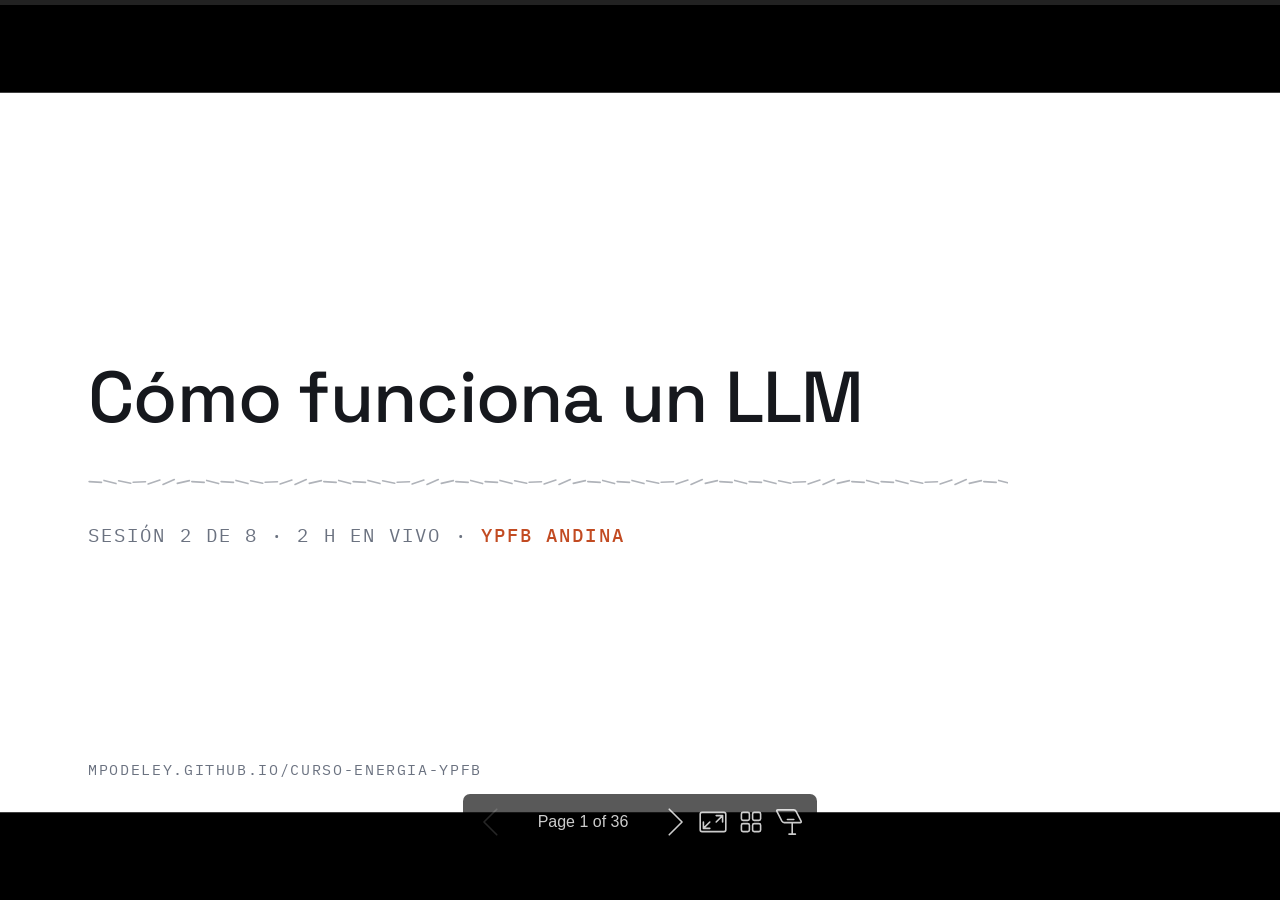
<file: slides/sesion-2.html>
<!DOCTYPE html><html lang="en-US"><head><title>Cómo funciona un LLM</title><meta property="og:title" content="Cómo funciona un LLM"><meta charset="UTF-8"><meta name="viewport" content="width=device-width,height=device-height,initial-scale=1.0"><meta name="apple-mobile-web-app-capable" content="yes"><meta http-equiv="X-UA-Compatible" content="ie=edge"><meta property="og:type" content="website"><meta name="twitter:card" content="summary"><style>@media screen{body[data-bespoke-view=""] .bespoke-marp-parent>.bespoke-marp-osc>button,body[data-bespoke-view=next] .bespoke-marp-parent>.bespoke-marp-osc>button,body[data-bespoke-view=overview] button.bespoke-marp-overview-close,body[data-bespoke-view=presenter] .bespoke-marp-presenter-container .bespoke-marp-presenter-info-container .bespoke-marp-presenter-info-page-area .bespoke-marp-presenter-info-page,body[data-bespoke-view=presenter] .bespoke-marp-presenter-container .bespoke-marp-presenter-info-container button,body[data-bespoke-view=presenter] .bespoke-marp-presenter-container .bespoke-marp-presenter-note-container button{appearance:none;background-color:initial;border:0;color:inherit;cursor:pointer;font-size:inherit;opacity:.8;outline:none;padding:0;transition:opacity .2s linear;-webkit-tap-highlight-color:transparent}body[data-bespoke-view=""] .bespoke-marp-parent>.bespoke-marp-osc>button:disabled,body[data-bespoke-view=next] .bespoke-marp-parent>.bespoke-marp-osc>button:disabled,body[data-bespoke-view=overview] button.bespoke-marp-overview-close:disabled,body[data-bespoke-view=presenter] .bespoke-marp-presenter-container .bespoke-marp-presenter-info-container .bespoke-marp-presenter-info-page-area .bespoke-marp-presenter-info-page:disabled,body[data-bespoke-view=presenter] .bespoke-marp-presenter-container .bespoke-marp-presenter-info-container button:disabled,body[data-bespoke-view=presenter] .bespoke-marp-presenter-container .bespoke-marp-presenter-note-container button:disabled{cursor:not-allowed;opacity:.15!important}body[data-bespoke-view=""] .bespoke-marp-parent>.bespoke-marp-osc>button:hover,body[data-bespoke-view=next] .bespoke-marp-parent>.bespoke-marp-osc>button:hover,body[data-bespoke-view=overview] button.bespoke-marp-overview-close:hover,body[data-bespoke-view=presenter] .bespoke-marp-presenter-container .bespoke-marp-presenter-info-container .bespoke-marp-presenter-info-page-area .bespoke-marp-presenter-info-page:hover,body[data-bespoke-view=presenter] .bespoke-marp-presenter-container .bespoke-marp-presenter-info-container button:hover,body[data-bespoke-view=presenter] .bespoke-marp-presenter-container .bespoke-marp-presenter-note-container button:hover{opacity:1}body[data-bespoke-view=""] .bespoke-marp-parent>.bespoke-marp-osc>button:hover:active,body[data-bespoke-view=next] .bespoke-marp-parent>.bespoke-marp-osc>button:hover:active,body[data-bespoke-view=overview] button.bespoke-marp-overview-close:hover:active,body[data-bespoke-view=presenter] .bespoke-marp-presenter-container .bespoke-marp-presenter-info-container .bespoke-marp-presenter-info-page-area .bespoke-marp-presenter-info-page:hover:active,body[data-bespoke-view=presenter] .bespoke-marp-presenter-container .bespoke-marp-presenter-info-container button:hover:active,body[data-bespoke-view=presenter] .bespoke-marp-presenter-container .bespoke-marp-presenter-note-container button:hover:active{opacity:.6}body[data-bespoke-view=""] .bespoke-marp-parent>.bespoke-marp-osc>button:hover:not(:disabled),body[data-bespoke-view=next] .bespoke-marp-parent>.bespoke-marp-osc>button:hover:not(:disabled),body[data-bespoke-view=overview] button.bespoke-marp-overview-close:hover:not(:disabled),body[data-bespoke-view=presenter] .bespoke-marp-presenter-container .bespoke-marp-presenter-info-container .bespoke-marp-presenter-info-page-area .bespoke-marp-presenter-info-page:hover:not(:disabled),body[data-bespoke-view=presenter] .bespoke-marp-presenter-container .bespoke-marp-presenter-info-container button:hover:not(:disabled),body[data-bespoke-view=presenter] .bespoke-marp-presenter-container .bespoke-marp-presenter-note-container button:hover:not(:disabled){transition:none}body[data-bespoke-view=""] .bespoke-marp-parent>.bespoke-marp-osc>button[data-bespoke-marp-osc=prev],body[data-bespoke-view=next] .bespoke-marp-parent>.bespoke-marp-osc>button[data-bespoke-marp-osc=prev],body[data-bespoke-view=presenter] .bespoke-marp-presenter-container .bespoke-marp-presenter-info-container button.bespoke-marp-presenter-info-page-prev{background:#0000 url("[data-uri]") no-repeat 50%;background-size:contain;overflow:hidden;text-indent:100%;white-space:nowrap}body[data-bespoke-view=""] .bespoke-marp-parent>.bespoke-marp-osc>button[data-bespoke-marp-osc=next],body[data-bespoke-view=next] .bespoke-marp-parent>.bespoke-marp-osc>button[data-bespoke-marp-osc=next],body[data-bespoke-view=presenter] .bespoke-marp-presenter-container .bespoke-marp-presenter-info-container button.bespoke-marp-presenter-info-page-next{background:#0000 url("[data-uri]") no-repeat 50%;background-size:contain;overflow:hidden;text-indent:100%;white-space:nowrap}:is(body[data-bespoke-view=""],body[data-bespoke-view=next]) .bespoke-marp-parent>.bespoke-marp-osc>button[data-bespoke-marp-osc=fullscreen]{background:#0000 url("[data-uri]") no-repeat 50%;background-size:contain;overflow:hidden;text-indent:100%;white-space:nowrap}:is(body[data-bespoke-view=""],body[data-bespoke-view=next]) .bespoke-marp-parent>.bespoke-marp-osc>button.exit[data-bespoke-marp-osc=fullscreen]{background-image:url("[data-uri]")}:is(body[data-bespoke-view=""],body[data-bespoke-view=next]) .bespoke-marp-parent>.bespoke-marp-osc>button[data-bespoke-marp-osc=presenter]{background:#0000 url("[data-uri]") no-repeat 50%;background-size:contain;overflow:hidden;text-indent:100%;white-space:nowrap}body[data-bespoke-view=overview] button.bespoke-marp-overview-close,body[data-bespoke-view=presenter] .bespoke-marp-presenter-container .bespoke-marp-presenter-note-container button.bespoke-marp-presenter-note-bigger{background:#0000 url("[data-uri]") no-repeat 50%;background-size:contain;overflow:hidden;text-indent:100%;white-space:nowrap}body[data-bespoke-view=presenter] .bespoke-marp-presenter-container .bespoke-marp-presenter-note-container button.bespoke-marp-presenter-note-smaller{background:#0000 url("[data-uri]") no-repeat 50%;background-size:contain;overflow:hidden;text-indent:100%;white-space:nowrap}:is(body[data-bespoke-view=""],body[data-bespoke-view=next]) .bespoke-marp-parent>.bespoke-marp-osc>button[data-bespoke-marp-osc=overview]{background:#0000 url("[data-uri]") no-repeat 50%;background-size:contain;overflow:hidden;text-indent:100%;white-space:nowrap}}@keyframes __bespoke_marp_transition_reduced_outgoing__{0%{opacity:1}to{opacity:0}}@keyframes __bespoke_marp_transition_reduced_incoming__{0%{mix-blend-mode:plus-lighter;opacity:0}to{mix-blend-mode:plus-lighter;opacity:1}}.bespoke-marp-note,.bespoke-marp-osc,.bespoke-progress-parent{display:none;transition:none}@media screen{::view-transition-group(*){animation-duration:var(--marp-bespoke-transition-animation-duration,.5s);animation-timing-function:ease}::view-transition-new(*),::view-transition-old(*){animation-delay:0s;animation-direction:var(--marp-bespoke-transition-animation-direction,normal);animation-duration:var(--marp-bespoke-transition-animation-duration,.5s);animation-fill-mode:both;animation-name:var(--marp-bespoke-transition-animation-name,var(--marp-bespoke-transition-animation-name-fallback,__bespoke_marp_transition_no_animation__));mix-blend-mode:normal}::view-transition-old(*){--marp-bespoke-transition-animation-name-fallback:__bespoke_marp_transition_reduced_outgoing__;animation-timing-function:ease}::view-transition-new(*){--marp-bespoke-transition-animation-name-fallback:__bespoke_marp_transition_reduced_incoming__;animation-timing-function:ease}::view-transition-new(root),::view-transition-old(root){animation-timing-function:linear}::view-transition-new(__bespoke_marp_transition_osc__),::view-transition-old(__bespoke_marp_transition_osc__){animation-duration:0s!important;animation-name:__bespoke_marp_transition_osc__!important}::view-transition-new(__bespoke_marp_transition_osc__){opacity:0!important}.bespoke-marp-transition-warming-up::view-transition-group(*),.bespoke-marp-transition-warming-up::view-transition-new(*),.bespoke-marp-transition-warming-up::view-transition-old(*){animation-play-state:paused!important}body,html{height:100%;margin:0}body{background:#000;overflow:hidden}svg.bespoke-marp-slide{content-visibility:hidden;interactivity:inert;opacity:0;pointer-events:none;z-index:-1}svg.bespoke-marp-slide:not(.bespoke-marp-active) *{view-transition-name:none!important}svg.bespoke-marp-slide.bespoke-marp-active{content-visibility:visible;interactivity:auto;opacity:1;pointer-events:auto;z-index:0}svg.bespoke-marp-slide.bespoke-marp-active.bespoke-marp-active-ready *{animation-name:__bespoke_marp__!important}@supports not (content-visibility:hidden){svg.bespoke-marp-slide[data-bespoke-marp-load=hideable]{display:none}svg.bespoke-marp-slide[data-bespoke-marp-load=hideable].bespoke-marp-active{display:block}}}@media screen and (prefers-reduced-motion:reduce){svg.bespoke-marp-slide *{view-transition-name:none!important}}@media screen{[data-bespoke-marp-fragment=inactive]{visibility:hidden}:is(body[data-bespoke-view=""],body[data-bespoke-view=next]) .bespoke-marp-parent{inset:0;position:absolute}:is(body[data-bespoke-view=""],body[data-bespoke-view=next]) .bespoke-marp-parent>.bespoke-marp-osc{background:#000000a6;border-radius:7px;bottom:50px;color:#fff;contain:paint;display:block;font-family:Helvetica,Arial,sans-serif;font-size:16px;left:50%;line-height:0;opacity:1;padding:12px;position:absolute;touch-action:manipulation;transform:translateX(-50%);transition:opacity .2s linear;-webkit-user-select:none;user-select:none;view-transition-name:__bespoke_marp_transition_osc__;white-space:nowrap;will-change:transform;z-index:1}:is(body[data-bespoke-view=""],body[data-bespoke-view=next]) .bespoke-marp-parent>.bespoke-marp-osc>:where(*){margin-left:6px}:is(body[data-bespoke-view=""],body[data-bespoke-view=next]) .bespoke-marp-parent>.bespoke-marp-osc>:where(*):where(:first-child){margin-left:0}:is(body[data-bespoke-view=""],body[data-bespoke-view=next]) .bespoke-marp-parent>.bespoke-marp-osc>span{opacity:.8}:is(body[data-bespoke-view=""],body[data-bespoke-view=next]) .bespoke-marp-parent>.bespoke-marp-osc>span[data-bespoke-marp-osc=page]{display:inline-block;min-width:140px;text-align:center}:is(body[data-bespoke-view=""],body[data-bespoke-view=next]) .bespoke-marp-parent>.bespoke-marp-osc>button[data-bespoke-marp-osc=fullscreen],:is(body[data-bespoke-view=""],body[data-bespoke-view=next]) .bespoke-marp-parent>.bespoke-marp-osc>button[data-bespoke-marp-osc=next],:is(body[data-bespoke-view=""],body[data-bespoke-view=next]) .bespoke-marp-parent>.bespoke-marp-osc>button[data-bespoke-marp-osc=overview],:is(body[data-bespoke-view=""],body[data-bespoke-view=next]) .bespoke-marp-parent>.bespoke-marp-osc>button[data-bespoke-marp-osc=presenter],:is(body[data-bespoke-view=""],body[data-bespoke-view=next]) .bespoke-marp-parent>.bespoke-marp-osc>button[data-bespoke-marp-osc=prev]{height:32px;line-height:32px;width:32px}:is(body[data-bespoke-view=""],body[data-bespoke-view=next]) .bespoke-marp-parent.bespoke-marp-inactive{cursor:none}:is(body[data-bespoke-view=""],body[data-bespoke-view=next]) .bespoke-marp-parent.bespoke-marp-inactive>.bespoke-marp-osc{opacity:0;pointer-events:none}:is(body[data-bespoke-view=""],body[data-bespoke-view=next]) svg.bespoke-marp-slide{height:100%;left:0;position:absolute;top:0;width:100%}body[data-bespoke-view=""] .bespoke-progress-parent{background:#222;display:flex;height:5px;width:100%}body[data-bespoke-view=""] .bespoke-progress-parent+:where(.bespoke-marp-parent){top:5px}body[data-bespoke-view=""] .bespoke-progress-parent .bespoke-progress-bar{background:#0288d1;flex:0 0 0;transition:flex-basis .2s cubic-bezier(0,1,1,1)}body[data-bespoke-view=next]{background:#0000}body[data-bespoke-view=presenter]{background:#161616}body[data-bespoke-view=presenter] .bespoke-marp-presenter-container{display:grid;font-family:Helvetica,Arial,sans-serif;grid-template:"current dragbar next" minmax(140px,1fr) "current dragbar note" 2fr "info    dragbar note" 3em;grid-template-columns:minmax(3px,var(--bespoke-marp-presenter-split-ratio,66%)) 0 minmax(3px,1fr);height:100%;left:0;position:absolute;top:0;width:100%}body[data-bespoke-view=presenter] .bespoke-marp-presenter-container :where(.bespoke-marp-parent){grid-area:current;overflow:hidden;position:relative}body[data-bespoke-view=presenter] .bespoke-marp-presenter-container :where(.bespoke-marp-parent) :where(svg.bespoke-marp-slide){height:calc(100% - 40px);left:20px;pointer-events:none;position:absolute;top:20px;-webkit-user-select:none;user-select:none;width:calc(100% - 40px)}body[data-bespoke-view=presenter] .bespoke-marp-presenter-container :where(.bespoke-marp-parent) :where(svg.bespoke-marp-slide).bespoke-marp-active{filter:drop-shadow(0 3px 10px rgba(0,0,0,.5))}body[data-bespoke-view=presenter] .bespoke-marp-presenter-container .bespoke-marp-presenter-dragbar-container{background:#0288d1;cursor:col-resize;grid-area:dragbar;margin-left:-3px;opacity:0;position:relative;transition:opacity .4s linear .1s;width:6px;z-index:10}body[data-bespoke-view=presenter] .bespoke-marp-presenter-container .bespoke-marp-presenter-dragbar-container:hover{opacity:1}body[data-bespoke-view=presenter] .bespoke-marp-presenter-container .bespoke-marp-presenter-dragbar-container.active{opacity:1;transition-delay:0s}body[data-bespoke-view=presenter] .bespoke-marp-presenter-container .bespoke-marp-presenter-next-container{background:#222;cursor:pointer;display:none;grid-area:next;overflow:hidden;position:relative}body[data-bespoke-view=presenter] .bespoke-marp-presenter-container .bespoke-marp-presenter-next-container.active{display:block}body[data-bespoke-view=presenter] .bespoke-marp-presenter-container .bespoke-marp-presenter-next-container iframe.bespoke-marp-presenter-next{background:#0000;border:0;display:block;filter:drop-shadow(0 3px 10px rgba(0,0,0,.5));height:calc(100% - 40px);left:20px;pointer-events:none;position:absolute;interactivity:inert;top:20px;-webkit-user-select:none;user-select:none;width:calc(100% - 40px)}body[data-bespoke-view=presenter] .bespoke-marp-presenter-container .bespoke-marp-presenter-note-container{background:#222;color:#eee;grid-area:note;position:relative;z-index:1}body[data-bespoke-view=presenter] .bespoke-marp-presenter-container .bespoke-marp-presenter-note-container button{height:1.5em;line-height:1.5em;width:1.5em}body[data-bespoke-view=presenter] .bespoke-marp-presenter-container .bespoke-marp-presenter-note-container .bespoke-marp-presenter-note-wrapper{display:block;inset:0;position:absolute}body[data-bespoke-view=presenter] .bespoke-marp-presenter-container .bespoke-marp-presenter-note-container .bespoke-marp-presenter-note-buttons{background:#000000a6;border-radius:4px;bottom:0;display:flex;gap:4px;margin:12px;opacity:0;padding:6px;pointer-events:none;position:absolute;right:0;transition:opacity .2s linear}body[data-bespoke-view=presenter] .bespoke-marp-presenter-container .bespoke-marp-presenter-note-container .bespoke-marp-presenter-note-buttons:focus-within,body[data-bespoke-view=presenter] .bespoke-marp-presenter-container .bespoke-marp-presenter-note-container .bespoke-marp-presenter-note-wrapper:focus-within+.bespoke-marp-presenter-note-buttons,body[data-bespoke-view=presenter] .bespoke-marp-presenter-container .bespoke-marp-presenter-note-container:hover .bespoke-marp-presenter-note-buttons{opacity:1;pointer-events:auto}body[data-bespoke-view=presenter] .bespoke-marp-presenter-container .bespoke-marp-presenter-note-container .bespoke-marp-note{box-sizing:border-box;font-size:calc(1.1em*var(--bespoke-marp-note-font-scale, 1));height:calc(100% - 40px);margin:20px;overflow:auto;padding-right:3px;white-space:pre-wrap;width:calc(100% - 40px);word-wrap:break-word;scrollbar-color:#eeeeee80 #0000;scrollbar-width:thin}body[data-bespoke-view=presenter] .bespoke-marp-presenter-container .bespoke-marp-presenter-note-container .bespoke-marp-note::-webkit-scrollbar{width:6px}body[data-bespoke-view=presenter] .bespoke-marp-presenter-container .bespoke-marp-presenter-note-container .bespoke-marp-note::-webkit-scrollbar-track{background:#0000}body[data-bespoke-view=presenter] .bespoke-marp-presenter-container .bespoke-marp-presenter-note-container .bespoke-marp-note::-webkit-scrollbar-thumb{background:#eeeeee80;border-radius:6px}body[data-bespoke-view=presenter] .bespoke-marp-presenter-container .bespoke-marp-presenter-note-container .bespoke-marp-note:empty{pointer-events:none}body[data-bespoke-view=presenter] .bespoke-marp-presenter-container .bespoke-marp-presenter-note-container .bespoke-marp-note.active{display:block}body[data-bespoke-view=presenter] .bespoke-marp-presenter-container .bespoke-marp-presenter-note-container .bespoke-marp-note p:first-child{margin-top:0}body[data-bespoke-view=presenter] .bespoke-marp-presenter-container .bespoke-marp-presenter-note-container .bespoke-marp-note p:last-child{margin-bottom:0}body[data-bespoke-view=presenter] .bespoke-marp-presenter-container .bespoke-marp-presenter-info-container{align-items:center;box-sizing:border-box;color:#eee;display:flex;flex-wrap:nowrap;grid-area:info;justify-content:center;overflow:hidden;padding:0 10px}body[data-bespoke-view=presenter] .bespoke-marp-presenter-container .bespoke-marp-presenter-info-container :is(.bespoke-marp-presenter-info-page-area,.bespoke-marp-presenter-info-time,.bespoke-marp-presenter-info-timer){box-sizing:border-box;display:block;padding:0 10px;white-space:nowrap;width:100%}body[data-bespoke-view=presenter] .bespoke-marp-presenter-container .bespoke-marp-presenter-info-container button{height:1.5em;line-height:1.5em;width:1.5em}body[data-bespoke-view=presenter] .bespoke-marp-presenter-container .bespoke-marp-presenter-info-container .bespoke-marp-presenter-info-page-area{order:2;text-align:center}body[data-bespoke-view=presenter] .bespoke-marp-presenter-container .bespoke-marp-presenter-info-container .bespoke-marp-presenter-info-page-area .bespoke-marp-presenter-info-page{display:inline-block;min-width:120px;text-align:center}body[data-bespoke-view=presenter] .bespoke-marp-presenter-container .bespoke-marp-presenter-info-container .bespoke-marp-presenter-info-time{color:#999;order:1;text-align:left}body[data-bespoke-view=presenter] .bespoke-marp-presenter-container .bespoke-marp-presenter-info-container .bespoke-marp-presenter-info-timer{color:#999;order:3;text-align:right}body[data-bespoke-view=presenter] .bespoke-marp-presenter-container .bespoke-marp-presenter-info-container .bespoke-marp-presenter-info-timer:hover{cursor:pointer}body[data-bespoke-view=overview]{background:#161616;overflow:auto}body[data-bespoke-view=overview] [data-bespoke-marp-fragment=inactive]{visibility:visible}body[data-bespoke-view=overview] .bespoke-marp-overview-header{backdrop-filter:blur(4px);background:#222222d9;box-shadow:0 3px 10px #00000080;box-sizing:border-box;display:flex;height:48px;inset:0 0 auto;justify-content:flex-end;padding:10px;position:fixed;z-index:1}body[data-bespoke-view=overview] button.bespoke-marp-overview-close{height:28px;line-height:28px;transform:rotate(45deg);width:28px}body[data-bespoke-view=overview] .bespoke-marp-parent{display:grid;gap:40px;grid-template-columns:repeat(auto-fit,minmax(0,240px));justify-content:space-around;padding:30px}body[data-bespoke-view=overview] .bespoke-marp-parent svg.bespoke-marp-slide{--bov-selected:#0000;--bov-focus:#161616;--bov-focus-outline:#0000;background-image:conic-gradient(#161616 0 0),conic-gradient(var(--bov-focus) 0 0),conic-gradient(var(--bov-focus-outline) 0 0),conic-gradient(var(--bov-selected) 0 0);background-position:5px 5px,3px 3px,2px 2px,0 0;background-repeat:no-repeat;background-size:calc(100% - 10px) calc(100% - 10px),calc(100% - 6px) calc(100% - 6px),calc(100% - 4px) calc(100% - 4px),100% 100%;content-visibility:visible;cursor:pointer;filter:drop-shadow(0 3px 10px rgba(0,0,0,.5));margin:-6px;padding:6px;interactivity:auto;opacity:1;outline:0;pointer-events:auto;scroll-margin-block:30px;width:100%;z-index:0}body[data-bespoke-view=overview] .bespoke-marp-parent svg.bespoke-marp-slide *,body[data-bespoke-view=overview] .bespoke-marp-parent svg.bespoke-marp-slide.bespoke-marp-active *{pointer-events:none;interactivity:inert}body[data-bespoke-view=overview] .bespoke-marp-parent :is(svg.bespoke-marp-slide:active,svg.bespoke-marp-slide:focus-visible,svg.bespoke-marp-slide:hover){--bov-focus-outline:#161616}body[data-bespoke-view=overview] .bespoke-marp-parent svg.bespoke-marp-slide:focus-visible,body[data-bespoke-view=overview] .bespoke-marp-parent svg.bespoke-marp-slide:hover{--bov-focus:#999}body[data-bespoke-view=overview] .bespoke-marp-parent svg.bespoke-marp-slide:active{--bov-focus:#eee}body[data-bespoke-view=overview] .bespoke-marp-parent svg.bespoke-marp-slide.bespoke-marp-active{--bov-selected:#0288d1}body[data-bespoke-view=overview]:has(.bespoke-marp-overview-header) .bespoke-marp-parent{padding-top:78px}body[data-bespoke-view=overview]:has(.bespoke-marp-overview-header) .bespoke-marp-parent svg.bespoke-marp-slide{scroll-margin-top:78px}.bespoke-marp-overview{background:#000000a6;inset:0;opacity:0;pointer-events:none;position:fixed;transition:opacity .1s ease;z-index:10}.bespoke-marp-overview iframe{background:#222;border:0;display:block;height:100%;left:0;position:absolute;top:0;width:100%}.bespoke-marp-overview[data-open="1"]{opacity:1;pointer-events:auto}}@media print{.bespoke-marp-overview,.bespoke-marp-presenter-info-container,.bespoke-marp-presenter-next-container,.bespoke-marp-presenter-note-container{display:none}}</style><style>div#\:\$p > svg > foreignObject > section{width:1280px;height:720px;box-sizing:border-box;overflow:hidden;position:relative;scroll-snap-align:center center;-webkit-text-size-adjust:100%;text-size-adjust:100%}div#\:\$p > svg > foreignObject > section::after{bottom:0;content:attr(data-marpit-pagination);padding:inherit;pointer-events:none;position:absolute;right:0}div#\:\$p > svg > foreignObject > section:not([data-marpit-pagination])::after{display:none}div#\:\$p > svg > foreignObject > section :where(:is(h1, marp-h1)){font-size:2em;margin-block:0.67em}div#\:\$p > svg > foreignObject > section section:where(:is(h1, marp-h1)){--marpit-root-font-size: 2em}div#\:\$p > svg > foreignObject > section video::-webkit-media-controls{will-change:transform}@page {size:1280px 720px;margin:0}@media print{html, body{background-color:#fff;margin:0;page-break-inside:avoid;break-inside:avoid-page}div#\:\$p > svg > foreignObject > section{page-break-before:always;break-before:page}div#\:\$p > svg > foreignObject > section, div#\:\$p > svg > foreignObject > section *{-webkit-print-color-adjust:exact!important;animation-delay:0s!important;animation-duration:0s!important;color-adjust:exact!important;print-color-adjust:exact!important;transition:none!important}div#\:\$p > svg[data-marpit-svg]{display:block;height:100vh;width:100vw}}@font-face {font-family:"IBM Plex Mono";font-style:normal;font-weight:400;font-display:block;src:url([data-uri]) format("woff2")}@font-face {font-family:"IBM Plex Mono";font-style:normal;font-weight:500;font-display:block;src:url([data-uri]) format("woff2")}@font-face {font-family:"IBM Plex Sans";font-style:normal;font-weight:400 600;font-display:block;src:url([data-uri]) format("woff2")}@font-face {font-family:"Space Grotesk";font-style:normal;font-weight:500 700;font-display:block;src:url([data-uri]) format("woff2")}div#\:\$p > svg > foreignObject > :where(section){container-type:size}div#\:\$p > svg > foreignObject > section img[data-marp-twemoji]{background:transparent;height:1em;margin:0 .05em 0 .1em;vertical-align:-.1em;width:1em}div#\:\$p > svg > foreignObject > :where(section):not([\20 root]){--bg: #ffffff;--surface-2: #f6f7f8;--border: #d9dce0;--border-soft: #e8eaed;--text: #16181d;--muted: #4a5361;--faint: #6b7280;--primary: #c24b22;--blue: #1f6a9b;--green: #147a5f;--gold: #8a6412;--near-black: #0f1012;--off-white: #f4f4f2;--disp: 'Space Grotesk', ui-sans-serif, system-ui, sans-serif;--body: 'IBM Plex Sans', ui-sans-serif, system-ui, sans-serif;--mono: 'IBM Plex Mono', ui-monospace, Menlo, monospace;--regla: url("data:image/svg+xml,%3Csvg%20xmlns%3D%22http%3A%2F%2Fwww.w3.org%2F2000%2Fsvg%22%20width%3D%22132%22%20height%3D%2220%22%20viewBox%3D%220%200%20132%2020%22%3E%3Cg%20stroke%3D%22%236e7480%22%20stroke-width%3D%221.6%22%20stroke-linecap%3D%22round%22%3E%3Cline%20x1%3D%221.1%22%20y1%3D%229.6%22%20x2%3D%2213.5%22%20y2%3D%2210.4%22%2F%3E%3Cline%20x1%3D%2216.0%22%20y1%3D%228.4%22%20x2%3D%2228.0%22%20y2%3D%2211.6%22%2F%3E%3Cline%20x1%3D%2230.6%22%20y1%3D%228.7%22%20x2%3D%2242.7%22%20y2%3D%2211.3%22%2F%3E%3Cline%20x1%3D%2245.1%22%20y1%3D%2210.3%22%20x2%3D%2257.5%22%20y2%3D%229.7%22%2F%3E%3Cline%20x1%3D%2260.1%22%20y1%3D%2212.0%22%20x2%3D%2271.9%22%20y2%3D%228.0%22%2F%3E%3Cline%20x1%3D%2275.0%22%20y1%3D%2212.5%22%20x2%3D%2286.3%22%20y2%3D%227.5%22%2F%3E%3Cline%20x1%3D%2289.3%22%20y1%3D%2211.4%22%20x2%3D%22101.4%22%20y2%3D%228.6%22%2F%3E%3Cline%20x1%3D%22103.8%22%20y1%3D%229.6%22%20x2%3D%22116.2%22%20y2%3D%2210.4%22%2F%3E%3Cline%20x1%3D%22118.7%22%20y1%3D%228.4%22%20x2%3D%22130.6%22%20y2%3D%2211.6%22%2F%3E%3C%2Fg%3E%3C%2Fsvg%3E");}div#\:\$p > svg > foreignObject > section{width:1280px;height:720px;padding:76px 88px 72px;background:var(--bg);color:var(--text);font-family:var(--body);font-size:27px;line-height:1.45;letter-spacing:0.002em;display:flex;flex-direction:column;justify-content:flex-start}div#\:\$p > svg > foreignObject > section{--marpit-root-font-size: 27px}div#\:\$p > svg > foreignObject > section :is(h1, marp-h1){font-family:var(--disp);font-weight:500;font-size:58px;line-height:1.12;letter-spacing:-0.01em;margin:0 0 24px}div#\:\$p > svg > foreignObject > section :is(h2, marp-h2){font-family:var(--disp);font-weight:500;font-size:42px;line-height:1.18;letter-spacing:-0.005em;margin:0 0 28px;max-width:22ch}div#\:\$p > svg > foreignObject > section :is(h3, marp-h3){font-family:var(--disp);font-weight:500;font-size:30px;line-height:1.25;margin:28px 0 12px}div#\:\$p > svg > foreignObject > section p{margin:0 0 20px;max-width:54ch}div#\:\$p > svg > foreignObject > section strong{font-weight:600}div#\:\$p > svg > foreignObject > section em{font-style:normal;color:var(--primary)}div#\:\$p > svg > foreignObject > section a{color:var(--primary);text-decoration-thickness:1px;text-underline-offset:3px}div#\:\$p > svg > foreignObject > section ul, div#\:\$p > svg > foreignObject > section ol{margin:0 0 20px;padding-left:0;max-width:52ch}div#\:\$p > svg > foreignObject > section ul{list-style:none}div#\:\$p > svg > foreignObject > section ul > li{position:relative;padding-left:34px;margin-bottom:16px}div#\:\$p > svg > foreignObject > section ul > li::before{content:'—';position:absolute;left:0;color:var(--primary)}div#\:\$p > svg > foreignObject > section ol{padding-left:34px}div#\:\$p > svg > foreignObject > section ol > li{margin-bottom:16px}div#\:\$p > svg > foreignObject > section li::marker{color:var(--faint)}div#\:\$p > svg > foreignObject > section li > ul, div#\:\$p > svg > foreignObject > section li > ol{margin:12px 0 0}div#\:\$p > svg > foreignObject > section li > ul > li{font-size:0.88em;color:var(--muted);margin-bottom:8px}div#\:\$p > svg > foreignObject > section code{font-family:var(--mono);font-size:0.86em;background:var(--surface-2);border:1px solid var(--border-soft);border-radius:5px;padding:2px 7px}div#\:\$p > svg > foreignObject > section :is(pre, marp-pre){font-family:var(--mono);font-size:22px;line-height:1.5;background:var(--surface-2);border:1px solid var(--border-soft);border-radius:10px;padding:24px 28px;overflow:hidden}div#\:\$p > svg > foreignObject > section :is(pre, marp-pre) code{background:none;border:none;padding:0;font-size:inherit}div#\:\$p > svg > foreignObject > section blockquote{border-left:3px solid var(--primary);padding-left:26px;margin:0 0 20px;color:var(--muted);max-width:42ch}div#\:\$p > svg > foreignObject > section table{border-collapse:collapse;font-size:23px;line-height:1.35;width:100%}div#\:\$p > svg > foreignObject > section th{font-family:var(--mono);font-size:15px;font-weight:500;letter-spacing:0.13em;text-transform:uppercase;color:var(--faint);text-align:left;padding:0 20px 12px 0;border-bottom:1px solid var(--border)}div#\:\$p > svg > foreignObject > section td{padding:14px 20px 14px 0;border-bottom:1px solid var(--border-soft);vertical-align:top}div#\:\$p > svg > foreignObject > section tr:last-child td{border-bottom:none}div#\:\$p > svg > foreignObject > section td:nth-child(2){font-family:var(--mono);font-size:20px;color:var(--muted);white-space:nowrap}div#\:\$p > svg > foreignObject > section img{display:block}div#\:\$p > svg > foreignObject > section header, div#\:\$p > svg > foreignObject > section footer, div#\:\$p > svg > foreignObject > section::after{font-family:var(--mono);font-size:15px;font-weight:400;letter-spacing:0.11em;text-transform:uppercase;color:var(--faint)}div#\:\$p > svg > foreignObject > section::after{--marpit-root-font-size: 15px}div#\:\$p > svg > foreignObject > section header{position:absolute;top:34px;left:88px;right:88px}div#\:\$p > svg > foreignObject > section header strong{color:var(--primary);font-weight:500}div#\:\$p > svg > foreignObject > section footer{position:absolute;bottom:32px;left:88px}div#\:\$p > svg > foreignObject > section::after{bottom:32px;right:88px;left:auto;padding:0;content:attr(data-marpit-pagination) ' / ' attr(data-marpit-pagination-total)}div#\:\$p > svg > foreignObject > section.portada{justify-content:center;padding:76px 88px}div#\:\$p > svg > foreignObject > section.portada :is(h1, marp-h1){font-size:72px;max-width:20ch;margin-bottom:0}div#\:\$p > svg > foreignObject > section.portada :is(h1, marp-h1)::after{content:'';display:block;height:20px;margin:34px 0 30px;opacity:0.55;background:var(--regla) repeat-x left center / 132px 20px}div#\:\$p > svg > foreignObject > section.portada p{font-family:var(--mono);font-size:19px;letter-spacing:0.11em;text-transform:uppercase;color:var(--faint);max-width:none;margin:0}div#\:\$p > svg > foreignObject > section.portada strong{color:var(--primary);font-weight:500}div#\:\$p > svg > foreignObject > section.portada img{position:absolute;right:88px;bottom:76px}div#\:\$p > svg > foreignObject > section.portada header{display:none}div#\:\$p > svg > foreignObject > section.portada[data-marpit-pagination]::after{display:none}div#\:\$p > svg > foreignObject > section.seccion{background:var(--near-black);color:var(--off-white);justify-content:center}div#\:\$p > svg > foreignObject > section.seccion :is(h2, marp-h2){font-size:60px;color:var(--off-white);margin-bottom:18px;max-width:20ch}div#\:\$p > svg > foreignObject > section.seccion p{font-family:var(--mono);font-size:19px;letter-spacing:0.11em;text-transform:uppercase;color:#9aa0aa;max-width:none;margin:0}div#\:\$p > svg > foreignObject > section.seccion strong{color:#ff9576;font-weight:500}div#\:\$p > svg > foreignObject > section.seccion header, div#\:\$p > svg > foreignObject > section.seccion footer{color:#6e7480}div#\:\$p > svg > foreignObject > section.seccion::after{color:#6e7480}div#\:\$p > svg > foreignObject > section.panel{justify-content:center;align-items:center;text-align:center;background:var(--surface-2)}div#\:\$p > svg > foreignObject > section.panel :is(h2, marp-h2){font-size:50px;max-width:24ch;margin-bottom:26px}div#\:\$p > svg > foreignObject > section.panel p{max-width:40ch;color:var(--muted)}div#\:\$p > svg > foreignObject > section.panel code{font-size:30px;font-weight:500;background:var(--bg);border-color:var(--border);padding:12px 22px;color:var(--primary)}div#\:\$p > svg > foreignObject > section.panel img{margin:30px auto 0}div#\:\$p > svg > foreignObject > section.panel ul{text-align:left}div#\:\$p > svg > foreignObject > section.cita{justify-content:center;padding:76px 120px}div#\:\$p > svg > foreignObject > section.cita :is(h2, marp-h2){font-size:56px;line-height:1.2;max-width:24ch;margin:0}div#\:\$p > svg > foreignObject > section.cita p{font-size:30px;color:var(--muted);max-width:38ch;margin:30px 0 0}div#\:\$p > svg > foreignObject > section.cita strong{color:var(--primary);font-weight:500}div#\:\$p > svg > foreignObject > section.cita header, div#\:\$p > svg > foreignObject > section.cita footer{display:none}div#\:\$p > svg > foreignObject > section.cita[data-marpit-pagination]::after{display:none}div#\:\$p > svg > foreignObject > section.acentos ul > li:nth-child(2)::before{color:var(--blue)}div#\:\$p > svg > foreignObject > section.acentos ul > li:nth-child(3)::before{color:var(--green)}div#\:\$p > svg > foreignObject > section.acentos ul > li:nth-child(4)::before{color:var(--gold)}div#\:\$p > svg > foreignObject > section[data-marpit-advanced-background="background"]{columns:initial!important;display:block!important;padding:0!important}div#\:\$p > svg > foreignObject > section[data-marpit-advanced-background="background"]::before, div#\:\$p > svg > foreignObject > section[data-marpit-advanced-background="background"]::after, div#\:\$p > svg > foreignObject > section[data-marpit-advanced-background="content"]::before, div#\:\$p > svg > foreignObject > section[data-marpit-advanced-background="content"]::after{display:none!important}div#\:\$p > svg > foreignObject > section[data-marpit-advanced-background="background"] > div[data-marpit-advanced-background-container]{all:initial;display:flex;flex-direction:row;height:100%;overflow:hidden;width:100%}div#\:\$p > svg > foreignObject > section[data-marpit-advanced-background="background"] > div[data-marpit-advanced-background-container][data-marpit-advanced-background-direction="vertical"]{flex-direction:column}div#\:\$p > svg > foreignObject > section[data-marpit-advanced-background="background"][data-marpit-advanced-background-split] > div[data-marpit-advanced-background-container]{width:var(--marpit-advanced-background-split, 50%)}div#\:\$p > svg > foreignObject > section[data-marpit-advanced-background="background"][data-marpit-advanced-background-split="right"] > div[data-marpit-advanced-background-container]{margin-left:calc(100% - var(--marpit-advanced-background-split, 50%))}div#\:\$p > svg > foreignObject > section[data-marpit-advanced-background="background"] > div[data-marpit-advanced-background-container] > figure{all:initial;background-position:center;background-repeat:no-repeat;background-size:cover;flex:auto;margin:0}div#\:\$p > svg > foreignObject > section[data-marpit-advanced-background="background"] > div[data-marpit-advanced-background-container] > figure > figcaption{position:absolute;border:0;clip:rect(0, 0, 0, 0);height:1px;margin:-1px;overflow:hidden;padding:0;white-space:nowrap;width:1px}div#\:\$p > svg > foreignObject > section[data-marpit-advanced-background="content"], div#\:\$p > svg > foreignObject > section[data-marpit-advanced-background="pseudo"]{background:transparent!important}div#\:\$p > svg > foreignObject > section[data-marpit-advanced-background="pseudo"], div#\:\$p > svg[data-marpit-svg] > foreignObject[data-marpit-advanced-background="pseudo"]{pointer-events:none!important}div#\:\$p > svg > foreignObject > section[data-marpit-advanced-background-split]{width:100%;height:100%}
</style></head><body><div class="bespoke-progress-parent"><div class="bespoke-progress-bar"></div></div><div class="bespoke-marp-osc"><button data-bespoke-marp-osc="prev" tabindex="-1" title="Previous slide">Previous slide</button><span data-bespoke-marp-osc="page"></span><button data-bespoke-marp-osc="next" tabindex="-1" title="Next slide">Next slide</button><button data-bespoke-marp-osc="fullscreen" tabindex="-1" title="Toggle fullscreen (f)">Toggle fullscreen</button><button data-bespoke-marp-osc="overview" tabindex="-1" title="Toggle overview view (o)">Toggle overview view</button><button data-bespoke-marp-osc="presenter" tabindex="-1" title="Open presenter view (p)">Open presenter view</button></div><div id=":$p"><svg data-marpit-svg="" viewBox="0 0 1280 720"><foreignObject width="1280" height="720"><section id="1" data-paginate="true" data-header="IA generativa · petróleo y gas · **Sesión 2**" data-footer="mpodeley.github.io/curso-energia-ypfb" data-class="portada" data-theme="podeley" lang="en-US" class="portada" data-marpit-pagination="1" style="--paginate:true;--header:IA generativa · petróleo y gas · **Sesión 2**;--footer:mpodeley.github.io/curso-energia-ypfb;--class:portada;--theme:podeley;" data-marpit-pagination-total="36">
<header>IA generativa · petróleo y gas · <strong>Sesión 2</strong></header>

<h1 id="c%C3%B3mo-funciona-un-llm">Cómo funciona un LLM</h1>
<p>Sesión 2 de 8 · 2 h en vivo · <strong>YPFB Andina</strong></p>
<footer>mpodeley.github.io/curso-energia-ypfb</footer>
</section>
</foreignObject></svg><svg data-marpit-svg="" viewBox="0 0 1280 720"><foreignObject width="1280" height="720"><section id="2" data-paginate="true" data-header="IA generativa · petróleo y gas · **Sesión 2**" data-footer="mpodeley.github.io/curso-energia-ypfb" data-theme="podeley" lang="en-US" data-marpit-pagination="2" style="--paginate:true;--header:IA generativa · petróleo y gas · **Sesión 2**;--footer:mpodeley.github.io/curso-energia-ypfb;--theme:podeley;" data-marpit-pagination-total="36">
<header>IA generativa · petróleo y gas · <strong>Sesión 2</strong></header>
<h2 id="hoy">Hoy</h2>
<table>
<thead>
<tr>
<th>Bloque</th>
<th>Tiempo</th>
<th>Qué hacemos</th>
</tr>
</thead>
<tbody>
<tr>
<td>Apertura y entrada al sitio</td>
<td>8 min</td>
<td>Objetivos y el PIN, como ayer</td>
</tr>
<tr>
<td>Repaso de la tarea</td>
<td>15 min</td>
<td>Qué les salió bien y mal con la tarea de ayer</td>
</tr>
<tr>
<td>Tokens y predicción</td>
<td>33 min</td>
<td>Recorremos juntos los dos primeros ejercicios de la página</td>
</tr>
<tr>
<td>Contexto y entrenamiento</td>
<td>20 min</td>
<td>La memoria de trabajo en vivo, y cómo se entrena en dos etapas</td>
</tr>
<tr>
<td>Alucinaciones en vivo</td>
<td>30 min</td>
<td>Lo hacemos alucinar: primero el instructor, después cada uno</td>
</tr>
<tr>
<td>Cierre y tarea</td>
<td>14 min</td>
<td>Dos de las cuatro maneras de fallar, y qué hacer con esto</td>
</tr>
</tbody>
</table>
<footer>mpodeley.github.io/curso-energia-ypfb</footer>
</section>
</foreignObject></svg><svg data-marpit-svg="" viewBox="0 0 1280 720"><foreignObject width="1280" height="720"><section id="3" data-paginate="true" data-header="IA generativa · petróleo y gas · **Sesión 2**" data-footer="mpodeley.github.io/curso-energia-ypfb" data-theme="podeley" lang="en-US" data-marpit-pagination="3" style="--paginate:true;--header:IA generativa · petróleo y gas · **Sesión 2**;--footer:mpodeley.github.io/curso-energia-ypfb;--theme:podeley;" data-marpit-pagination-total="36">
<header>IA generativa · petróleo y gas · <strong>Sesión 2</strong></header>
<h2 id="al-final-de-esta-sesi%C3%B3n-van-a-poder">Al final de esta sesión van a poder</h2>
<ul>
<li>Entender qué es un <strong>token</strong> y por qué importa para todo lo demás</li>
<li>Ver que el modelo <strong>predice el próximo token</strong>, y qué controla la temperatura</li>
<li>Derivar de esa mecánica <strong>por qué los modelos alucinan</strong></li>
</ul>
<p>Hoy levantamos el capó un rato: mecánica, solo la que sirve para manejar mejor.</p>
<footer>mpodeley.github.io/curso-energia-ypfb</footer>
</section>
</foreignObject></svg><svg data-marpit-svg="" viewBox="0 0 1280 720"><foreignObject width="1280" height="720"><section id="4" data-paginate="true" data-header="IA generativa · petróleo y gas · **Sesión 2**" data-footer="mpodeley.github.io/curso-energia-ypfb" data-class="panel" data-theme="podeley" lang="en-US" class="panel" data-marpit-pagination="4" style="--paginate:true;--header:IA generativa · petróleo y gas · **Sesión 2**;--footer:mpodeley.github.io/curso-energia-ypfb;--class:panel;--theme:podeley;" data-marpit-pagination-total="36">
<header>IA generativa · petróleo y gas · <strong>Sesión 2</strong></header>

<h2 id="entr%C3%A1-al-sitio-como-ayer">Entrá al sitio, como ayer</h2>
<p><code>mpodeley.github.io/curso-energia-ypfb</code></p>
<p>Hoy usamos la página de la sesión 2. El PIN es el mismo y el navegador ya se acuerda.</p>
<footer>mpodeley.github.io/curso-energia-ypfb</footer>
</section>
</foreignObject></svg><svg data-marpit-svg="" viewBox="0 0 1280 720"><foreignObject width="1280" height="720"><section id="5" data-paginate="true" data-header="IA generativa · petróleo y gas · **Sesión 2**" data-footer="mpodeley.github.io/curso-energia-ypfb" data-class="seccion" data-theme="podeley" lang="en-US" class="seccion" data-marpit-pagination="5" style="--paginate:true;--header:IA generativa · petróleo y gas · **Sesión 2**;--footer:mpodeley.github.io/curso-energia-ypfb;--class:seccion;--theme:podeley;" data-marpit-pagination-total="36">
<header>IA generativa · petróleo y gas · <strong>Sesión 2</strong></header>

<h2 id="repaso-de-la-tarea">Repaso de la tarea</h2>
<p>Bloque 1 de 5 · <strong>15 min</strong></p>
<footer>mpodeley.github.io/curso-energia-ypfb</footer>
</section>
</foreignObject></svg><svg data-marpit-svg="" viewBox="0 0 1280 720"><foreignObject width="1280" height="720"><section id="6" data-paginate="true" data-header="IA generativa · petróleo y gas · **Sesión 2**" data-footer="mpodeley.github.io/curso-energia-ypfb" data-theme="podeley" lang="en-US" data-marpit-pagination="6" style="--paginate:true;--header:IA generativa · petróleo y gas · **Sesión 2**;--footer:mpodeley.github.io/curso-energia-ypfb;--theme:podeley;" data-marpit-pagination-total="36">
<header>IA generativa · petróleo y gas · <strong>Sesión 2</strong></header>
<h2 id="%C2%BFqu%C3%A9-le-pidieron-al-chatbot-desde-ayer">¿Qué le pidieron al chatbot desde ayer?</h2>
<footer>mpodeley.github.io/curso-energia-ypfb</footer>
</section>
</foreignObject></svg><svg data-marpit-svg="" viewBox="0 0 1280 720"><foreignObject width="1280" height="720"><section id="7" data-paginate="true" data-header="IA generativa · petróleo y gas · **Sesión 2**" data-footer="mpodeley.github.io/curso-energia-ypfb" data-theme="podeley" lang="en-US" data-marpit-pagination="7" style="--paginate:true;--header:IA generativa · petróleo y gas · **Sesión 2**;--footer:mpodeley.github.io/curso-energia-ypfb;--theme:podeley;" data-marpit-pagination-total="36">
<header>IA generativa · petróleo y gas · <strong>Sesión 2</strong></header>
<h2 id="%C2%BFy-qu%C3%A9-sali%C3%B3-mal">¿Y qué salió <strong>mal</strong>?</h2>
<footer>mpodeley.github.io/curso-energia-ypfb</footer>
</section>
</foreignObject></svg><svg data-marpit-svg="" viewBox="0 0 1280 720"><foreignObject width="1280" height="720"><section id="8" data-paginate="true" data-header="IA generativa · petróleo y gas · **Sesión 2**" data-footer="mpodeley.github.io/curso-energia-ypfb" data-theme="podeley" lang="en-US" data-marpit-pagination="8" style="--paginate:true;--header:IA generativa · petróleo y gas · **Sesión 2**;--footer:mpodeley.github.io/curso-energia-ypfb;--theme:podeley;" data-marpit-pagination-total="36">
<header>IA generativa · petróleo y gas · <strong>Sesión 2</strong></header>
<h2 id="nada-de-eso-fue-un-error-del-programa">Nada de eso fue un error del programa</h2>
<p>Las tres fallas más comunes tienen la misma raíz, y la vamos a ver funcionar hoy.</p>
<p>Las próximas dos horas son esa explicación.</p>
<footer>mpodeley.github.io/curso-energia-ypfb</footer>
</section>
</foreignObject></svg><svg data-marpit-svg="" viewBox="0 0 1280 720"><foreignObject width="1280" height="720"><section id="9" data-paginate="true" data-header="IA generativa · petróleo y gas · **Sesión 2**" data-footer="mpodeley.github.io/curso-energia-ypfb" data-class="seccion" data-theme="podeley" lang="en-US" class="seccion" data-marpit-pagination="9" style="--paginate:true;--header:IA generativa · petróleo y gas · **Sesión 2**;--footer:mpodeley.github.io/curso-energia-ypfb;--class:seccion;--theme:podeley;" data-marpit-pagination-total="36">
<header>IA generativa · petróleo y gas · <strong>Sesión 2</strong></header>

<h2 id="tokens-y-predicci%C3%B3n">Tokens y predicción</h2>
<p>Bloque 2 de 5 · <strong>33 min</strong></p>
<footer>mpodeley.github.io/curso-energia-ypfb</footer>
</section>
</foreignObject></svg><svg data-marpit-svg="" viewBox="0 0 1280 720"><foreignObject width="1280" height="720"><section id="10" data-paginate="true" data-header="IA generativa · petróleo y gas · **Sesión 2**" data-footer="mpodeley.github.io/curso-energia-ypfb" data-theme="podeley" lang="en-US" data-marpit-pagination="10" style="--paginate:true;--header:IA generativa · petróleo y gas · **Sesión 2**;--footer:mpodeley.github.io/curso-energia-ypfb;--theme:podeley;" data-marpit-pagination-total="36">
<header>IA generativa · petróleo y gas · <strong>Sesión 2</strong></header>
<h2 id="el-modelo-no-lee-palabras-lee-tokens">El modelo no lee palabras: lee <strong>tokens</strong></h2>
<p>Antes de procesar nada, parte el texto en pedazos. Pueden ser palabras enteras, sílabas o
letras sueltas.</p>
<p>Lo frecuente en internet entra como un solo token. Lo técnico, y casi todo el español, se parte
en varios.</p>
<footer>mpodeley.github.io/curso-energia-ypfb</footer>
</section>
</foreignObject></svg><svg data-marpit-svg="" viewBox="0 0 1280 720"><foreignObject width="1280" height="720"><section id="11" data-paginate="true" data-header="IA generativa · petróleo y gas · **Sesión 2**" data-footer="mpodeley.github.io/curso-energia-ypfb" data-class="panel" data-theme="podeley" lang="en-US" class="panel" data-marpit-pagination="11" style="--paginate:true;--header:IA generativa · petróleo y gas · **Sesión 2**;--footer:mpodeley.github.io/curso-energia-ypfb;--class:panel;--theme:podeley;" data-marpit-pagination-total="36">
<header>IA generativa · petróleo y gas · <strong>Sesión 2</strong></header>

<h2 id="antes-de-mirar-adivin%C3%A1">Antes de mirar: adiviná</h2>
<p>¿En cuántos tokens parte el modelo la frase <strong>perforación direccional</strong>?</p>
<footer>mpodeley.github.io/curso-energia-ypfb</footer>
</section>
</foreignObject></svg><svg data-marpit-svg="" viewBox="0 0 1280 720"><foreignObject width="1280" height="720"><section id="12" data-paginate="true" data-header="IA generativa · petróleo y gas · **Sesión 2**" data-footer="mpodeley.github.io/curso-energia-ypfb" data-class="panel" data-theme="podeley" lang="en-US" class="panel" data-marpit-pagination="12" style="--paginate:true;--header:IA generativa · petróleo y gas · **Sesión 2**;--footer:mpodeley.github.io/curso-energia-ypfb;--class:panel;--theme:podeley;" data-marpit-pagination-total="36">
<header>IA generativa · petróleo y gas · <strong>Sesión 2</strong></header>

<h2 id="ahora-abrilo-laboratorio-de-tokens">Ahora abrilo: laboratorio de tokens</h2>
<p>Está en la página de la sesión 2. Empezá por <strong>perforación direccional</strong>.</p>
<footer>mpodeley.github.io/curso-energia-ypfb</footer>
</section>
</foreignObject></svg><svg data-marpit-svg="" viewBox="0 0 1280 720"><foreignObject width="1280" height="720"><section id="13" data-paginate="true" data-header="IA generativa · petróleo y gas · **Sesión 2**" data-footer="mpodeley.github.io/curso-energia-ypfb" data-class="acentos" data-theme="podeley" lang="en-US" class="acentos" data-marpit-pagination="13" style="--paginate:true;--header:IA generativa · petróleo y gas · **Sesión 2**;--footer:mpodeley.github.io/curso-energia-ypfb;--class:acentos;--theme:podeley;" data-marpit-pagination-total="36">
<header>IA generativa · petróleo y gas · <strong>Sesión 2</strong></header>

<h2 id="tres-consecuencias-que-ya-vieron-sin-saberlo">Tres consecuencias que ya vieron sin saberlo</h2>
<ul>
<li><strong>Cuenta mal las letras</strong> de una palabra, porque nunca ve letras: ve pedazos</li>
<li><strong>El español rinde menos</strong>: la misma frase cuesta más tokens que en inglés</li>
<li><strong>Las interfaces cobran por token</strong>, así que trabajar en español sale más caro</li>
</ul>
<footer>mpodeley.github.io/curso-energia-ypfb</footer>
</section>
</foreignObject></svg><svg data-marpit-svg="" viewBox="0 0 1280 720"><foreignObject width="1280" height="720"><section id="14" data-paginate="true" data-header="IA generativa · petróleo y gas · **Sesión 2**" data-footer="mpodeley.github.io/curso-energia-ypfb" data-theme="podeley" lang="en-US" data-marpit-pagination="14" style="--paginate:true;--header:IA generativa · petróleo y gas · **Sesión 2**;--footer:mpodeley.github.io/curso-energia-ypfb;--theme:podeley;" data-marpit-pagination-total="36">
<header>IA generativa · petróleo y gas · <strong>Sesión 2</strong></header>
<h2 id="una-sola-operaci%C3%B3n-repetida">Una sola operación, repetida</h2>
<p>Un <strong>modelo grande de lenguaje</strong> (LLM) hace una sola cosa.</p>
<p>Dado el texto hasta acá, le pone una probabilidad a cada token que podría seguir, elige uno,
y vuelve a empezar. <strong>No hay una base de datos de respuestas</strong>: hay una máquina de continuar texto.</p>
<footer>mpodeley.github.io/curso-energia-ypfb</footer>
</section>
</foreignObject></svg><svg data-marpit-svg="" viewBox="0 0 1280 720"><foreignObject width="1280" height="720"><section id="15" data-paginate="true" data-header="IA generativa · petróleo y gas · **Sesión 2**" data-footer="mpodeley.github.io/curso-energia-ypfb" data-class="panel" data-theme="podeley" lang="en-US" class="panel" data-marpit-pagination="15" style="--paginate:true;--header:IA generativa · petróleo y gas · **Sesión 2**;--footer:mpodeley.github.io/curso-energia-ypfb;--class:panel;--theme:podeley;" data-marpit-pagination-total="36">
<header>IA generativa · petróleo y gas · <strong>Sesión 2</strong></header>

<h2 id="eleg%C3%AD-vos-el-pr%C3%B3ximo-token">Elegí vos el próximo token</h2>
<p>El segundo ejercicio de la página. Movele a la temperatura y mirá qué cambia.</p>
<footer>mpodeley.github.io/curso-energia-ypfb</footer>
</section>
</foreignObject></svg><svg data-marpit-svg="" viewBox="0 0 1280 720"><foreignObject width="1280" height="720"><section id="16" data-paginate="true" data-header="IA generativa · petróleo y gas · **Sesión 2**" data-footer="mpodeley.github.io/curso-energia-ypfb" data-theme="podeley" lang="en-US" data-marpit-pagination="16" style="--paginate:true;--header:IA generativa · petróleo y gas · **Sesión 2**;--footer:mpodeley.github.io/curso-energia-ypfb;--theme:podeley;" data-marpit-pagination-total="36">
<header>IA generativa · petróleo y gas · <strong>Sesión 2</strong></header>
<h2 id="la-temperatura-elige-entre-candidatos-no-inventa-candidatos">La temperatura elige entre candidatos, no inventa candidatos</h2>
<p>Temperatura baja: gana casi siempre el más probable. Salida estable y repetitiva.</p>
<p>Temperatura alta: los poco probables tienen su oportunidad. Salida variada, a veces brillante
y a veces disparatada.</p>
<footer>mpodeley.github.io/curso-energia-ypfb</footer>
</section>
</foreignObject></svg><svg data-marpit-svg="" viewBox="0 0 1280 720"><foreignObject width="1280" height="720"><section id="17" data-paginate="true" data-header="IA generativa · petróleo y gas · **Sesión 2**" data-footer="mpodeley.github.io/curso-energia-ypfb" data-class="panel" data-theme="podeley" lang="en-US" class="panel" data-marpit-pagination="17" style="--paginate:true;--header:IA generativa · petróleo y gas · **Sesión 2**;--footer:mpodeley.github.io/curso-energia-ypfb;--class:panel;--theme:podeley;" data-marpit-pagination-total="36">
<header>IA generativa · petróleo y gas · <strong>Sesión 2</strong></header>

<h2 id="%C2%BFen-cu%C3%A1l-de-tus-tareas-querr%C3%ADas-la-versi%C3%B3n-aburrida">¿En cuál de tus tareas querrías la versión aburrida?</h2>
<footer>mpodeley.github.io/curso-energia-ypfb</footer>
</section>
</foreignObject></svg><svg data-marpit-svg="" viewBox="0 0 1280 720"><foreignObject width="1280" height="720"><section id="18" data-paginate="true" data-header="IA generativa · petróleo y gas · **Sesión 2**" data-footer="mpodeley.github.io/curso-energia-ypfb" data-class="seccion" data-theme="podeley" lang="en-US" class="seccion" data-marpit-pagination="18" style="--paginate:true;--header:IA generativa · petróleo y gas · **Sesión 2**;--footer:mpodeley.github.io/curso-energia-ypfb;--class:seccion;--theme:podeley;" data-marpit-pagination-total="36">
<header>IA generativa · petróleo y gas · <strong>Sesión 2</strong></header>

<h2 id="contexto-y-entrenamiento">Contexto y entrenamiento</h2>
<p>Bloque 3 de 5 · <strong>20 min</strong></p>
<footer>mpodeley.github.io/curso-energia-ypfb</footer>
</section>
</foreignObject></svg><svg data-marpit-svg="" viewBox="0 0 1280 720"><foreignObject width="1280" height="720"><section id="19" data-paginate="true" data-header="IA generativa · petróleo y gas · **Sesión 2**" data-footer="mpodeley.github.io/curso-energia-ypfb" data-theme="podeley" lang="en-US" data-marpit-pagination="19" style="--paginate:true;--header:IA generativa · petróleo y gas · **Sesión 2**;--footer:mpodeley.github.io/curso-energia-ypfb;--theme:podeley;" data-marpit-pagination-total="36">
<header>IA generativa · petróleo y gas · <strong>Sesión 2</strong></header>
<h2 id="la-ventana-de-contexto-es-la-memoria-de-trabajo">La ventana de contexto es la memoria de trabajo</h2>
<p>Todo lo que el modelo puede mirar para elegir el próximo token: tu pregunta, sus respuestas
anteriores, los documentos que pegaste.</p>
<p>Tiene un tamaño máximo, medido en tokens. Lo que queda afuera, <strong>no existe</strong> para el modelo.</p>
<footer>mpodeley.github.io/curso-energia-ypfb</footer>
</section>
</foreignObject></svg><svg data-marpit-svg="" viewBox="0 0 1280 720"><foreignObject width="1280" height="720"><section id="20" data-paginate="true" data-header="IA generativa · petróleo y gas · **Sesión 2**" data-footer="mpodeley.github.io/curso-energia-ypfb" data-class="panel" data-theme="podeley" lang="en-US" class="panel" data-marpit-pagination="20" style="--paginate:true;--header:IA generativa · petróleo y gas · **Sesión 2**;--footer:mpodeley.github.io/curso-energia-ypfb;--class:panel;--theme:podeley;" data-marpit-pagination-total="36">
<header>IA generativa · petróleo y gas · <strong>Sesión 2</strong></header>

<h2 id="achic%C3%A1-la-ventana">Achicá la ventana</h2>
<p><code>mpodeley.github.io/curso-energia-ypfb</code> · sesión 2</p>
<p>Bajá el tamaño de la ventana y mirá cuál es el mensaje que se cae primero.</p>
<footer>mpodeley.github.io/curso-energia-ypfb</footer>
</section>
</foreignObject></svg><svg data-marpit-svg="" viewBox="0 0 1280 720"><foreignObject width="1280" height="720"><section id="21" data-paginate="true" data-header="IA generativa · petróleo y gas · **Sesión 2**" data-footer="mpodeley.github.io/curso-energia-ypfb" data-theme="podeley" lang="en-US" data-marpit-pagination="21" style="--paginate:true;--header:IA generativa · petróleo y gas · **Sesión 2**;--footer:mpodeley.github.io/curso-energia-ypfb;--theme:podeley;" data-marpit-pagination-total="36">
<header>IA generativa · petróleo y gas · <strong>Sesión 2</strong></header>
<h2 id="de-ah%C3%AD-salen-dos-frustraciones-conocidas">De ahí salen dos frustraciones conocidas</h2>
<p>En una conversación larga, el principio se cae del escritorio. El modelo no avisa: sigue
contestando con lo que le queda.</p>
<p>Y en un documento grande, lo que se cayó tampoco se busca solo. Hay que volver a pegarlo.</p>
<footer>mpodeley.github.io/curso-energia-ypfb</footer>
</section>
</foreignObject></svg><svg data-marpit-svg="" viewBox="0 0 1280 720"><foreignObject width="1280" height="720"><section id="22" data-paginate="true" data-header="IA generativa · petróleo y gas · **Sesión 2**" data-footer="mpodeley.github.io/curso-energia-ypfb" data-theme="podeley" lang="en-US" data-marpit-pagination="22" style="--paginate:true;--header:IA generativa · petróleo y gas · **Sesión 2**;--footer:mpodeley.github.io/curso-energia-ypfb;--theme:podeley;" data-marpit-pagination-total="36">
<header>IA generativa · petróleo y gas · <strong>Sesión 2</strong></header>
<h2 id="c%C3%B3mo-se-entrena-dos-etapas-de-tama%C3%B1os-muy-distintos">Cómo se entrena: dos etapas de tamaños muy distintos</h2>
<p>Primero <strong>lee</strong> una fracción enorme de todo el texto humano, practicando una sola cosa:
predecir lo que sigue. De ahí salen la gramática, los hechos y los patrones.</p>
<p>Después, una etapa <strong>mucho más chica</strong>: personas le enseñan a comportarse como asistente.
El tono servicial y seguro sale de acá, y no tiene relación con si lo que dice es cierto.</p>
<footer>mpodeley.github.io/curso-energia-ypfb</footer>
</section>
</foreignObject></svg><svg data-marpit-svg="" viewBox="0 0 1280 720"><foreignObject width="1280" height="720"><section id="23" data-paginate="true" data-header="IA generativa · petróleo y gas · **Sesión 2**" data-footer="mpodeley.github.io/curso-energia-ypfb" data-class="cita" data-theme="podeley" lang="en-US" class="cita" data-marpit-pagination="23" style="--paginate:true;--header:IA generativa · petróleo y gas · **Sesión 2**;--footer:mpodeley.github.io/curso-energia-ypfb;--class:cita;--theme:podeley;" data-marpit-pagination-total="36">
<header>IA generativa · petróleo y gas · <strong>Sesión 2</strong></header>

<h2 id="nadie-escribi%C3%B3-esas-reglas-se-ajustaron-solas-mirando-ejemplos">Nadie escribió esas reglas: <strong>se ajustaron solas</strong> mirando ejemplos</h2>
<footer>mpodeley.github.io/curso-energia-ypfb</footer>
</section>
</foreignObject></svg><svg data-marpit-svg="" viewBox="0 0 1280 720"><foreignObject width="1280" height="720"><section id="24" data-paginate="true" data-header="IA generativa · petróleo y gas · **Sesión 2**" data-footer="mpodeley.github.io/curso-energia-ypfb" data-class="seccion" data-theme="podeley" lang="en-US" class="seccion" data-marpit-pagination="24" style="--paginate:true;--header:IA generativa · petróleo y gas · **Sesión 2**;--footer:mpodeley.github.io/curso-energia-ypfb;--class:seccion;--theme:podeley;" data-marpit-pagination-total="36">
<header>IA generativa · petróleo y gas · <strong>Sesión 2</strong></header>

<h2 id="alucinaciones-en-vivo">Alucinaciones en vivo</h2>
<p>Bloque 4 de 5 · <strong>30 min</strong></p>
<footer>mpodeley.github.io/curso-energia-ypfb</footer>
</section>
</foreignObject></svg><svg data-marpit-svg="" viewBox="0 0 1280 720"><foreignObject width="1280" height="720"><section id="25" data-paginate="true" data-header="IA generativa · petróleo y gas · **Sesión 2**" data-footer="mpodeley.github.io/curso-energia-ypfb" data-theme="podeley" lang="en-US" data-marpit-pagination="25" style="--paginate:true;--header:IA generativa · petróleo y gas · **Sesión 2**;--footer:mpodeley.github.io/curso-energia-ypfb;--theme:podeley;" data-marpit-pagination-total="36">
<header>IA generativa · petróleo y gas · <strong>Sesión 2</strong></header>
<h2 id="si-solo-contin%C3%BAa-texto-plausible-cuando-no-sabe-no-se-calla">Si solo continúa texto plausible, cuando no sabe <strong>no se calla</strong></h2>
<p>No tiene un mecanismo para detectarse. Genera la continuación más plausible igual.</p>
<p>Un número de norma que parece real, un paper que suena citable, una cifra de producción con
tres decimales.</p>
<footer>mpodeley.github.io/curso-energia-ypfb</footer>
</section>
</foreignObject></svg><svg data-marpit-svg="" viewBox="0 0 1280 720"><foreignObject width="1280" height="720"><section id="26" data-paginate="true" data-header="IA generativa · petróleo y gas · **Sesión 2**" data-footer="mpodeley.github.io/curso-energia-ypfb" data-class="panel" data-theme="podeley" lang="en-US" class="panel" data-marpit-pagination="26" style="--paginate:true;--header:IA generativa · petróleo y gas · **Sesión 2**;--footer:mpodeley.github.io/curso-energia-ypfb;--class:panel;--theme:podeley;" data-marpit-pagination-total="36">
<header>IA generativa · petróleo y gas · <strong>Sesión 2</strong></header>

<h2 id="una-palabra-%C2%BFqu%C3%A9-te-preocupa-de-que-alucine">Una palabra: ¿qué te preocupa de que alucine?</h2>
<footer>mpodeley.github.io/curso-energia-ypfb</footer>
</section>
</foreignObject></svg><svg data-marpit-svg="" viewBox="0 0 1280 720"><foreignObject width="1280" height="720"><section id="27" data-paginate="true" data-header="IA generativa · petróleo y gas · **Sesión 2**" data-footer="mpodeley.github.io/curso-energia-ypfb" data-class="panel" data-theme="podeley" lang="en-US" class="panel" data-marpit-pagination="27" style="--paginate:true;--header:IA generativa · petróleo y gas · **Sesión 2**;--footer:mpodeley.github.io/curso-energia-ypfb;--class:panel;--theme:podeley;" data-marpit-pagination-total="36">
<header>IA generativa · petróleo y gas · <strong>Sesión 2</strong></header>

<h2 id="hag%C3%A1moslo-alucinar">Hagámoslo alucinar</h2>
<p>Miren dos cosas: qué <strong>seguro</strong> suena, y cuánto tardamos en <strong>verificarlo</strong>.</p>
<footer>mpodeley.github.io/curso-energia-ypfb</footer>
</section>
</foreignObject></svg><svg data-marpit-svg="" viewBox="0 0 1280 720"><foreignObject width="1280" height="720"><section id="28" data-paginate="true" data-header="IA generativa · petróleo y gas · **Sesión 2**" data-footer="mpodeley.github.io/curso-energia-ypfb" data-class="panel" data-theme="podeley" lang="en-US" class="panel" data-marpit-pagination="28" style="--paginate:true;--header:IA generativa · petróleo y gas · **Sesión 2**;--footer:mpodeley.github.io/curso-energia-ypfb;--class:panel;--theme:podeley;" data-marpit-pagination-total="36">
<header>IA generativa · petróleo y gas · <strong>Sesión 2</strong></header>

<h2 id="ahora-vos-hacelo-alucinar">Ahora vos: hacelo alucinar</h2>
<p>Preguntale algo de <strong>tu especialidad</strong> que puedas verificar de memoria: una cifra, una norma,
un nombre. Pegá la respuesta en el chat de la videollamada.</p>
<footer>mpodeley.github.io/curso-energia-ypfb</footer>
</section>
</foreignObject></svg><svg data-marpit-svg="" viewBox="0 0 1280 720"><foreignObject width="1280" height="720"><section id="29" data-paginate="true" data-header="IA generativa · petróleo y gas · **Sesión 2**" data-footer="mpodeley.github.io/curso-energia-ypfb" data-class="cita" data-theme="podeley" lang="en-US" class="cita" data-marpit-pagination="29" style="--paginate:true;--header:IA generativa · petróleo y gas · **Sesión 2**;--footer:mpodeley.github.io/curso-energia-ypfb;--class:cita;--theme:podeley;" data-marpit-pagination-total="36">
<header>IA generativa · petróleo y gas · <strong>Sesión 2</strong></header>

<h2 id="la-salida-de-un-llm-es-un-borrador-plausible-no-una-fuente">La salida de un LLM es un <strong>borrador plausible</strong>, no una fuente</h2>
<footer>mpodeley.github.io/curso-energia-ypfb</footer>
</section>
</foreignObject></svg><svg data-marpit-svg="" viewBox="0 0 1280 720"><foreignObject width="1280" height="720"><section id="30" data-paginate="true" data-header="IA generativa · petróleo y gas · **Sesión 2**" data-footer="mpodeley.github.io/curso-energia-ypfb" data-theme="podeley" lang="en-US" data-marpit-pagination="30" style="--paginate:true;--header:IA generativa · petróleo y gas · **Sesión 2**;--footer:mpodeley.github.io/curso-energia-ypfb;--theme:podeley;" data-marpit-pagination-total="36">
<header>IA generativa · petróleo y gas · <strong>Sesión 2</strong></header>
<h2 id="esto-no-se-arregla-con-m%C3%A1s-c%C3%B3mputo">Esto no se arregla con más cómputo</h2>
<p>La ventana de contexto crece, los modelos mejoran, la frecuencia baja. El mecanismo no cambia.</p>
<p>Lo que sí se puede cambiar es <strong>de dónde saca el material</strong>, y eso es la sesión 5.</p>
<footer>mpodeley.github.io/curso-energia-ypfb</footer>
</section>
</foreignObject></svg><svg data-marpit-svg="" viewBox="0 0 1280 720"><foreignObject width="1280" height="720"><section id="31" data-paginate="true" data-header="IA generativa · petróleo y gas · **Sesión 2**" data-footer="mpodeley.github.io/curso-energia-ypfb" data-class="seccion" data-theme="podeley" lang="en-US" class="seccion" data-marpit-pagination="31" style="--paginate:true;--header:IA generativa · petróleo y gas · **Sesión 2**;--footer:mpodeley.github.io/curso-energia-ypfb;--class:seccion;--theme:podeley;" data-marpit-pagination-total="36">
<header>IA generativa · petróleo y gas · <strong>Sesión 2</strong></header>

<h2 id="cierre-y-tarea">Cierre y tarea</h2>
<p>Bloque 5 de 5 · <strong>14 min</strong></p>
<footer>mpodeley.github.io/curso-energia-ypfb</footer>
</section>
</foreignObject></svg><svg data-marpit-svg="" viewBox="0 0 1280 720"><foreignObject width="1280" height="720"><section id="32" data-paginate="true" data-header="IA generativa · petróleo y gas · **Sesión 2**" data-footer="mpodeley.github.io/curso-energia-ypfb" data-class="acentos" data-theme="podeley" lang="en-US" class="acentos" data-marpit-pagination="32" style="--paginate:true;--header:IA generativa · petróleo y gas · **Sesión 2**;--footer:mpodeley.github.io/curso-energia-ypfb;--class:acentos;--theme:podeley;" data-marpit-pagination-total="36">
<header>IA generativa · petróleo y gas · <strong>Sesión 2</strong></header>

<h2 id="dos-de-las-cuatro-y-las-dos-por-dise%C3%B1o">Dos de las cuatro, y las dos por diseño</h2>
<ul>
<li><strong>Inventa lo que no sabe</strong>: de la predicción del próximo token, que vieron hoy</li>
<li><strong>Se olvida de lo que le dijiste</strong>: de la ventana de contexto, que también vieron hoy</li>
<li><strong>Está seguro y equivocado</strong>: sesión 5</li>
<li><strong>No hace lo que le pediste</strong>: sesión 3</li>
</ul>
<footer>mpodeley.github.io/curso-energia-ypfb</footer>
</section>
</foreignObject></svg><svg data-marpit-svg="" viewBox="0 0 1280 720"><foreignObject width="1280" height="720"><section id="33" data-paginate="true" data-header="IA generativa · petróleo y gas · **Sesión 2**" data-footer="mpodeley.github.io/curso-energia-ypfb" data-class="acentos" data-theme="podeley" lang="en-US" class="acentos" data-marpit-pagination="33" style="--paginate:true;--header:IA generativa · petróleo y gas · **Sesión 2**;--footer:mpodeley.github.io/curso-energia-ypfb;--class:acentos;--theme:podeley;" data-marpit-pagination-total="36">
<header>IA generativa · petróleo y gas · <strong>Sesión 2</strong></header>

<h2 id="qu%C3%A9-hacer-con-esto-desde-ma%C3%B1ana">Qué hacer con esto desde mañana</h2>
<ul>
<li><strong>Tareas donde podés verificar rápido</strong>: ahí rinde y el riesgo es bajo</li>
<li><strong>Poné el material en la ventana</strong>: pegá el texto en vez de confiar en su memoria</li>
<li><strong>Desconfiá de todo número, cita o norma</strong> que no hayas visto con tus ojos</li>
</ul>
<footer>mpodeley.github.io/curso-energia-ypfb</footer>
</section>
</foreignObject></svg><svg data-marpit-svg="" viewBox="0 0 1280 720"><foreignObject width="1280" height="720"><section id="34" data-paginate="true" data-header="IA generativa · petróleo y gas · **Sesión 2**" data-footer="mpodeley.github.io/curso-energia-ypfb" data-theme="podeley" lang="en-US" data-marpit-pagination="34" style="--paginate:true;--header:IA generativa · petróleo y gas · **Sesión 2**;--footer:mpodeley.github.io/curso-energia-ypfb;--theme:podeley;" data-marpit-pagination-total="36">
<header>IA generativa · petróleo y gas · <strong>Sesión 2</strong></header>
<h2 id="tarea-para-la-sesi%C3%B3n-3">Tarea para la sesión 3</h2>
<p>Traé anotadas <strong>tres tareas repetitivas de tu semana</strong> que involucren texto, planillas o
documentos.</p>
<p>No hace falta que las resuelvas. Solo anotalas. En la sesión 3 las convertimos en prompts.</p>
<footer>mpodeley.github.io/curso-energia-ypfb</footer>
</section>
</foreignObject></svg><svg data-marpit-svg="" viewBox="0 0 1280 720"><foreignObject width="1280" height="720"><section id="35" data-paginate="true" data-header="IA generativa · petróleo y gas · **Sesión 2**" data-footer="mpodeley.github.io/curso-energia-ypfb" data-theme="podeley" lang="en-US" data-marpit-pagination="35" style="--paginate:true;--header:IA generativa · petróleo y gas · **Sesión 2**;--footer:mpodeley.github.io/curso-energia-ypfb;--theme:podeley;" data-marpit-pagination-total="36">
<header>IA generativa · petróleo y gas · <strong>Sesión 2</strong></header>
<h2 id="la-sesi%C3%B3n-3-prompting-y-trabajo-diario">La sesión 3: prompting y trabajo diario</h2>
<ul>
<li>Escribir prompts con <strong>rol, contexto, tarea, formato y ejemplos</strong></li>
<li>Aplicarlo a informes, resúmenes, minutas y traducción técnica</li>
<li>Saber <strong>qué información de la empresa no debe subirse</strong> a un chatbot</li>
</ul>
<footer>mpodeley.github.io/curso-energia-ypfb</footer>
</section>
</foreignObject></svg><svg data-marpit-svg="" viewBox="0 0 1280 720"><foreignObject width="1280" height="720"><section id="36" data-paginate="true" data-header="IA generativa · petróleo y gas · **Sesión 2**" data-footer="mpodeley.github.io/curso-energia-ypfb" data-class="portada" data-theme="podeley" lang="en-US" class="portada" data-marpit-pagination="36" style="--paginate:true;--header:IA generativa · petróleo y gas · **Sesión 2**;--footer:mpodeley.github.io/curso-energia-ypfb;--class:portada;--theme:podeley;" data-marpit-pagination-total="36">
<header>IA generativa · petróleo y gas · <strong>Sesión 2</strong></header>

<h1 id="nos-vemos-en-la-sesi%C3%B3n-3">Nos vemos en la sesión 3</h1>
<p>El quiz y los tres ejercicios quedan en la página · <strong>mpodeley.github.io/curso-energia-ypfb</strong></p>
<footer>mpodeley.github.io/curso-energia-ypfb</footer>
</section>
<script>!function(){"use strict";const t={h1:{proto:()=>HTMLHeadingElement,attrs:{role:"heading","aria-level":"1"},style:"display: block; font-size: 2em; margin-block-start: 0.67em; margin-block-end: 0.67em; margin-inline-start: 0px; margin-inline-end: 0px; font-weight: bold;"},h2:{proto:()=>HTMLHeadingElement,attrs:{role:"heading","aria-level":"2"},style:"display: block; font-size: 1.5em; margin-block-start: 0.83em; margin-block-end: 0.83em; margin-inline-start: 0px; margin-inline-end: 0px; font-weight: bold;"},h3:{proto:()=>HTMLHeadingElement,attrs:{role:"heading","aria-level":"3"},style:"display: block; font-size: 1.17em; margin-block-start: 1em; margin-block-end: 1em; margin-inline-start: 0px; margin-inline-end: 0px; font-weight: bold;"},h4:{proto:()=>HTMLHeadingElement,attrs:{role:"heading","aria-level":"4"},style:"display: block; margin-block-start: 1.33em; margin-block-end: 1.33em; margin-inline-start: 0px; margin-inline-end: 0px; font-weight: bold;"},h5:{proto:()=>HTMLHeadingElement,attrs:{role:"heading","aria-level":"5"},style:"display: block; font-size: 0.83em; margin-block-start: 1.67em; margin-block-end: 1.67em; margin-inline-start: 0px; margin-inline-end: 0px; font-weight: bold;"},h6:{proto:()=>HTMLHeadingElement,attrs:{role:"heading","aria-level":"6"},style:"display: block; font-size: 0.67em; margin-block-start: 2.33em; margin-block-end: 2.33em; margin-inline-start: 0px; margin-inline-end: 0px; font-weight: bold;"},span:{proto:()=>HTMLSpanElement},pre:{proto:()=>HTMLElement,style:"display: block; font-family: monospace; white-space: pre; margin: 1em 0; --marp-auto-scaling-white-space: pre;"}},e="data-marp-auto-scaling-wrapper",i="data-marp-auto-scaling-svg",n="data-marp-auto-scaling-container";class s extends HTMLElement{container;containerSize;containerObserver;svg;svgComputedStyle;svgPreserveAspectRatio="xMinYMid meet";wrapper;wrapperSize;wrapperObserver;constructor(){super();const t=t=>([e])=>{const{width:i,height:n}=e.contentRect;this[t]={width:i,height:n},this.updateSVGRect()};this.attachShadow({mode:"open"}),this.containerObserver=new ResizeObserver(t("containerSize")),this.wrapperObserver=new ResizeObserver((...e)=>{t("wrapperSize")(...e),this.flushSvgDisplay()})}static get observedAttributes(){return["data-downscale-only"]}connectedCallback(){this.shadowRoot.innerHTML=`\n<style>\n  svg[${i}] { display: block; width: 100%; height: auto; vertical-align: top; }\n  span[${n}] { display: table; white-space: var(--marp-auto-scaling-white-space, nowrap); width: max-content; }\n</style>\n<div ${e}>\n  <svg part="svg" ${i}>\n    <foreignObject><span ${n}><slot></slot></span></foreignObject>\n  </svg>\n</div>\n    `.split(/\n\s*/).join(""),this.wrapper=this.shadowRoot.querySelector(`div[${e}]`)??void 0;const t=this.svg;this.svg=this.wrapper?.querySelector(`svg[${i}]`)??void 0,this.svg!==t&&(this.svgComputedStyle=this.svg?window.getComputedStyle(this.svg):void 0),this.container=this.svg?.querySelector(`span[${n}]`)??void 0,this.observe()}disconnectedCallback(){this.svg=void 0,this.svgComputedStyle=void 0,this.wrapper=void 0,this.container=void 0,this.observe()}attributeChangedCallback(){this.observe()}flushSvgDisplay(){const{svg:t}=this;t&&(t.style.display="inline",requestAnimationFrame(()=>{t.style.display=""}))}observe(){this.containerObserver.disconnect(),this.wrapperObserver.disconnect(),this.wrapper&&this.wrapperObserver.observe(this.wrapper),this.container&&this.containerObserver.observe(this.container),this.svgComputedStyle&&this.observeSVGStyle(this.svgComputedStyle)}observeSVGStyle(t){const e=()=>{const i=(()=>{const e=t.getPropertyValue("--preserve-aspect-ratio");if(e)return e.trim();return`x${(({textAlign:t,direction:e})=>{if(t.endsWith("left"))return"Min";if(t.endsWith("right"))return"Max";if("start"===t||"end"===t){let i="rtl"===e;return"end"===t&&(i=!i),i?"Max":"Min"}return"Mid"})(t)}YMid meet`})();i!==this.svgPreserveAspectRatio&&(this.svgPreserveAspectRatio=i,this.updateSVGRect()),t===this.svgComputedStyle&&requestAnimationFrame(e)};e()}updateSVGRect(){let t=Math.ceil(this.containerSize?.width??0);const e=Math.ceil(this.containerSize?.height??0);void 0!==this.dataset.downscaleOnly&&(t=Math.max(t,this.wrapperSize?.width??0));const i=this.svg?.querySelector(":scope > foreignObject");if(i?.setAttribute("width",`${t}`),i?.setAttribute("height",`${e}`),this.svg&&(this.svg.setAttribute("viewBox",`0 0 ${t} ${e}`),this.svg.setAttribute("preserveAspectRatio",this.svgPreserveAspectRatio),this.svg.style.height=t<=0||e<=0?"0":""),this.container){const t=this.svgPreserveAspectRatio.toLowerCase();this.container.style.marginLeft=t.startsWith("xmid")||t.startsWith("xmax")?"auto":"0",this.container.style.marginRight=t.startsWith("xmi")?"auto":"0"}}}const r=(t,{attrs:e={},style:i})=>class extends t{constructor(...t){super(...t);for(const[t,i]of Object.entries(e))this.hasAttribute(t)||this.setAttribute(t,i);this._shadow()}static get observedAttributes(){return["data-auto-scaling"]}connectedCallback(){this._update()}attributeChangedCallback(){this._update()}_shadow(){if(!this.shadowRoot)try{this.attachShadow({mode:"open"})}catch(t){if(!(t instanceof Error&&"NotSupportedError"===t.name))throw t}return this.shadowRoot}_update(){const t=this._shadow();if(t){const e=i?`<style>:host { ${i} }</style>`:"";let n="<slot></slot>";const{autoScaling:s}=this.dataset;if(void 0!==s){n=`<marp-auto-scaling exportparts="svg:auto-scaling" ${"downscale-only"===s?"data-downscale-only":""}>${n}</marp-auto-scaling>`}t.innerHTML=e+n}}};let o;const a=()=>o??(o=!!document.createElement("div",{is:"marp-auto-scaling"}).outerHTML.startsWith("<div is"),o),l=Symbol();let c;const d="marpitSVGPolyfill:setZoomFactor,",h=Symbol(),g=Symbol();const p=()=>{const t="Apple Computer, Inc."===navigator.vendor,e=t?[v]:[],i={then:e=>(t?(async()=>{if(void 0===c){const t=document.createElement("canvas");t.width=10,t.height=10;const e=t.getContext("2d"),i=new Image(10,10),n=new Promise(t=>{i.addEventListener("load",()=>t())});i.crossOrigin="anonymous",i.src="data:image/svg+xml;charset=utf8,%3Csvg%20xmlns%3D%22http%3A%2F%2Fwww.w3.org%2F2000%2Fsvg%22%20width%3D%2210%22%20height%3D%2210%22%20viewBox%3D%220%200%201%201%22%3E%3CforeignObject%20width%3D%221%22%20height%3D%221%22%20requiredExtensions%3D%22http%3A%2F%2Fwww.w3.org%2F1999%2Fxhtml%22%3E%3Cdiv%20xmlns%3D%22http%3A%2F%2Fwww.w3.org%2F1999%2Fxhtml%22%20style%3D%22width%3A%201px%3B%20height%3A%201px%3B%20background%3A%20red%3B%20position%3A%20relative%22%3E%3C%2Fdiv%3E%3C%2FforeignObject%3E%3C%2Fsvg%3E",await n,e.drawImage(i,0,0),c=e.getImageData(5,5,1,1).data[3]<128}return c})().then(t=>{null==e||e(t?[v]:[])}):null==e||e([]),i)};return Object.assign(e,i)};let m,u;function v(t){const e="object"==typeof t&&t.target||document,i="object"==typeof t?t.zoom:t;window[g]||(Object.defineProperty(window,g,{configurable:!0,value:!0}),document.body.style.zoom=1.0001,document.body.offsetHeight,document.body.style.zoom=1,window.addEventListener("message",({data:t,origin:e})=>{if(e===window.origin)try{if(t&&"string"==typeof t&&t.startsWith(d)){const[,e]=t.split(","),i=Number.parseFloat(e);Number.isNaN(i)||(u=i)}}catch(t){console.error(t)}}));let n=!1;Array.from(e.querySelectorAll("svg[data-marpit-svg]"),t=>{var e,s,r,o;t.style.transform||(t.style.transform="translateZ(0)");const a=i||u||t.currentScale||1;m!==a&&(m=a,n=a);const l=t.getBoundingClientRect(),{length:c}=t.children;for(let i=0;i<c;i+=1){const n=t.children[i];if(n.getScreenCTM){const t=n.getScreenCTM();if(t){const i=null!==(s=null===(e=n.x)||void 0===e?void 0:e.baseVal.value)&&void 0!==s?s:0,c=null!==(o=null===(r=n.y)||void 0===r?void 0:r.baseVal.value)&&void 0!==o?o:0,d=n.children.length;for(let e=0;e<d;e+=1){const s=n.children[e];if("SECTION"===s.tagName){const{style:e}=s;e.transformOrigin||(e.transformOrigin=`${-i}px ${-c}px`),e.transform=`scale(${a}) matrix(${t.a}, ${t.b}, ${t.c}, ${t.d}, ${t.e-l.left}, ${t.f-l.top}) translateZ(0.0001px)`;break}}}}}}),!1!==n&&Array.from(e.querySelectorAll("iframe"),({contentWindow:t})=>{null==t||t.postMessage(`${d}${n}`,"null"===window.origin?"*":window.origin)})}function w({once:t=!1,target:e=document}={}){const i=function(t=document){if(t[h])return t[h];let e=!0;const i=()=>{e=!1,delete t[h]};Object.defineProperty(t,h,{configurable:!0,value:i});let n=[],s=!1;(async()=>{try{n=await p()}finally{s=!0}})();const r=()=>{for(const e of n)e({target:t});s&&0===n.length||e&&window.requestAnimationFrame(r)};return r(),i}(e);return t?(i(),()=>{}):i}m=1,u=void 0;const b=Symbol(),y=(e=document)=>{if("undefined"==typeof window)throw new Error("Marp Core's browser script is valid only in browser context.");if(((e=document)=>{const i=window[l];i||customElements.define("marp-auto-scaling",s);for(const n of Object.keys(t)){const s=`marp-${n}`,o=t[n].proto();a()&&o!==HTMLElement?i||customElements.define(s,r(o,{style:t[n].style}),{extends:n}):(i||customElements.define(s,r(HTMLElement,t[n])),e.querySelectorAll(`${n}[is="${s}"]`).forEach(t=>{t.outerHTML=t.outerHTML.replace(new RegExp(`^<${n}`,"i"),`<${s}`).replace(new RegExp(`</${n}>$`,"i"),`</${s}>`)}))}window[l]=!0})(e),e[b])return e[b];const i=w({target:e}),n=()=>{i(),delete e[b]},o=Object.assign(n,{cleanup:n,update:()=>y(e)});return Object.defineProperty(e,b,{configurable:!0,value:o}),o},f=document.currentScript;y(f?f.getRootNode():document)}();
</script></foreignObject></svg></div><div class="bespoke-marp-note" data-index="0" tabindex="0"><p>0:00 · portada mientras entra la gente
Chequear pantalla y audio, igual que ayer.
Tener abiertas tres ventanas: este deck, el sitio del curso y el chatbot.
El panel va en la cuarta, o en el segundo monitor si hay.</p></div><div class="bespoke-marp-note" data-index="1" tabindex="0"><p>3 min · acumulado 0:03
La misma tabla está en la página de la sesión 2.
Bajada del día: ayer vimos QUÉ hace; hoy levantamos el capó un rato, lo justo.
Cada pieza que veamos termina en algo que van a hacer distinto mañana en el
trabajo.</p></div><div class="bespoke-marp-note" data-index="2" tabindex="0"><p>2 min · acumulado 0:05
El tercero es el que importa. No es una lista de curiosidades: es una cadena.
Si entienden el token entienden la predicción, y si entienden la predicción la
alucinación deja de ser un misterio y pasa a ser una consecuencia.</p></div><div class="bespoke-marp-note" data-index="3" tabindex="0"><p>3 min · acumulado 0:08
Esperar a que entren. A quien cambió de computadora hay que dictarle el PIN de nuevo.
Los tres ejercicios de hoy están en esa página; los vamos a recorrer juntos.</p></div><div class="bespoke-marp-note" data-index="4" tabindex="0"><p>Arranca 0:08, termina 0:23</p></div><div class="bespoke-marp-note" data-index="5" tabindex="0"><p>6 min · acumulado 0:14
Que cuenten. Empezar por quien haya traído algo concreto, no preguntar al aire.
Con cinco personas: ronda completa, con nombre.
Anotar cada tarea que mencionen: alimenta la shortlist de la sesión 5 igual que
la encuesta.
Plan B si pocos la hicieron: tres minutos ahí mismo. Que abran el chatbot, le
pidan UNA tarea real chica, y el repaso se hace sobre eso. La clase no depende
de la tarea.</p></div><div class="bespoke-marp-note" data-index="6" tabindex="0"><p>7 min · acumulado 0:21
Este es el bloque, no el anterior. Los errores que trajeron son el material
con el que arranca la clase de hoy.
Buscar tres tipos, que son tres de las cuatro maneras de fallar anunciadas en el
cierre de la sesión 1: inventó un dato (predicción), se olvidó de algo dicho
antes (memoria de trabajo), o no hizo lo que le pidieron (control de la salida).
No usar esos nombres todavía con la clase: se ponen en la sesión 7. Acá alcanza
con separar los montones y decir de cuál nos ocupamos hoy.
Nombrar quién trajo cada uno y decir en qué momento de hoy lo vamos a explicar.</p></div><div class="bespoke-marp-note" data-index="7" tabindex="0"><p>2 min · acumulado 0:23
Puente al bloque 2. Decirlo suave: no es que la herramienta esté rota.
Funciona exactamente como fue construida, y hoy vemos cómo fue construida.</p></div><div class="bespoke-marp-note" data-index="8" tabindex="0"><p>Arranca 0:23, termina 0:56</p></div><div class="bespoke-marp-note" data-index="9" tabindex="0"><p>3 min · acumulado 0:26
No decir todavía cuántos tokens tiene nada. La gracia del bloque es que lo
adivinen primero y lo vean después.
Si preguntan quién decide el corte: nadie lo escribió a mano, se calculó
buscando los pedazos más frecuentes en un montón de texto.</p></div><div class="bespoke-marp-note" data-index="10" tabindex="0"><p>3 min · acumulado 0:29
Cambiar a la ventana del panel y abrir el pulso &quot;s2-cuantos-tokens&quot;.
NO adelantar la respuesta: el laboratorio la muestra en la slide siguiente y el
golpe está en la distancia entre lo que votaron y lo que ven.
Dejar las barras a la vista mientras votan. Cerrar el pulso recién después de
que hayan visto el conteo real.</p></div><div class="bespoke-marp-note" data-index="11" tabindex="0"><p>8 min · acumulado 0:37
Cambiar a la ventana del sitio, sesión 2, ejercicio &quot;Laboratorio de tokens&quot;.
Empezar por el ejemplo &quot;Dos palabras que usás todos los días&quot;: son seis fichas
para dos palabras. Contarlas en voz alta, despacio.
Volver al panel, cerrar el pulso y mostrar cuánta gente había votado 2 o 4.
Después recorrer los otros ejemplos, sobre todo el par español/inglés y el
número largo. Que jueguen dos o tres minutos solos antes de seguir.</p></div><div class="bespoke-marp-note" data-index="12" tabindex="0"><p>3 min · acumulado 0:40
El dato para decir en voz alta: &quot;perforación direccional&quot; son seis tokens y
&quot;directional drilling&quot; son tres. La mitad, para la misma idea.
Aclarar que no es una decisión contra el español: es que había mucho más inglés
cuando se armó el tokenizador.
Si alguien pregunta por el costo: hoy con cuentas gratuitas no lo pagan, pero
importa apenas alguien piense en automatizar algo.</p></div><div class="bespoke-marp-note" data-index="13" tabindex="0"><p>4 min · acumulado 0:44
La frase que tiene que quedar: máquina de continuar texto.
Si alguien se resiste (&quot;pero razona&quot;), no discutir ahora: anotarlo y decir que
la tercera pregunta de la discusión es exactamente esa.
La analogía del autocompletado del teléfono sirve, pero avisar que se queda
corta: la diferencia es cuánto texto anterior mira.</p></div><div class="bespoke-marp-note" data-index="14" tabindex="0"><p>8 min · acumulado 0:52
Cambiar al sitio, ejercicio &quot;Adiviná el próximo token&quot;.
Recorrer primero con temperatura baja: gana siempre el más probable, la salida
es estable y aburrida. Después subirla y mostrar que aparecen candidatos raros.
Dejarlos jugar. La pregunta para tirar mientras juegan: ¿en qué caso querrían
la versión aburrida?
Volver al deck.</p></div><div class="bespoke-marp-note" data-index="15" tabindex="0"><p>2 min · acumulado 0:54
Precisión que vale la pena: la temperatura no hace al modelo más creativo ni más
tonto. Solo cambia cuánto se aparta del candidato más probable.
En los chatbots gratuitos no hay perilla de temperatura a la vista. Se controla
indirectamente, pidiendo en el prompt salidas más literales o más exploratorias.</p></div><div class="bespoke-marp-note" data-index="16" tabindex="0"><p>2 min · acumulado 0:56
Cambiar al panel y abrir el pulso &quot;s2-temperatura&quot;.
Cerrarlo apenas voten y comentar el resultado en treinta segundos: casi todo el
trabajo técnico quiere temperatura baja, y eso es una pista de para qué sirve
esta herramienta acá.
Cierre del bloque 2.</p></div><div class="bespoke-marp-note" data-index="17" tabindex="0"><p>Arranca 0:56, termina 1:16</p></div><div class="bespoke-marp-note" data-index="18" tabindex="0"><p>3 min · acumulado 0:59
El tamaño cambia todo el tiempo y por modelo, así que no dar una cifra exacta:
hoy es del orden de cientos de miles de tokens en los modelos grandes.
Lo que no cambia es el mecanismo, y es lo único que tienen que llevarse.
Metáfora útil: es un escritorio, no un archivo. Lo que está sobre el escritorio
lo mira; lo que se cayó al piso no lo busca.
No explicar la consecuencia todavía: la van a ver ellos en el ejercicio.</p></div><div class="bespoke-marp-note" data-index="19" tabindex="0"><p>7 min · acumulado 1:06
Ventana C (el sitio), sesión 2, ejercicio &quot;Qué se cae del escritorio&quot;.
Antes de proyectar: &quot;Reiniciar ejercicio&quot;, por si quedó movido del ensayo.
Abre en 520 tokens, con la instrucción inicial ya caída y todos los datos
adentro. Ese es el caso limpio: los datos siguen ahí, la regla no.
Pedirles que primero lo lleven al máximo para leer la conversación entera, y
que después bajen de a poco. La pregunta es qué se pierde primero.
Sale solo: las reglas, porque las reglas se dan al principio.
Después bajar hasta 200 y mostrar que también se caen los datos.
Si en el repaso de la tarea salió un &quot;se olvidó de algo que le dije antes&quot;,
nombrarlo acá: es exactamente esto, y no fue un olvido.</p></div><div class="bespoke-marp-note" data-index="20" tabindex="0"><p>2 min · acumulado 1:08
Es la lectura de lo que acaban de ver, no material nuevo. Ir rápido.
La solución de verdad al segundo caso es la sesión 5: en vez de pegar todo,
buscar el pedazo que hace falta y pegar solo eso.</p></div><div class="bespoke-marp-note" data-index="21" tabindex="0"><p>5 min · acumulado 1:13
Lo único que hay que llevarse para manejar: el objetivo del entrenamiento es
continuar texto, y el tono seguro viene del ajuste posterior, no de saber.
Aprendió lo que había escrito, con sus errores y sesgos: lo escrito no es lo
verdadero.
Un modelo que solo pasó por la primera etapa no responde preguntas, las
continúa. La capacidad ya estaba; la segunda etapa le puso la interfaz.
Volvemos al tono seguro en el bloque 4.</p></div><div class="bespoke-marp-note" data-index="22" tabindex="0"><p>3 min · acumulado 1:16
La frase del bloque. Es también la razón por la que nadie puede abrir el modelo
y leer por qué contestó lo que contestó.
Si alguien quiere mirar adentro: la página tiene una sección entera para
curiosos, con el video de LeCun de 1989 y los enlaces de interpretabilidad.
Cierre del bloque 3.</p></div><div class="bespoke-marp-note" data-index="23" tabindex="0"><p>Arranca 1:16, termina 1:46</p></div><div class="bespoke-marp-note" data-index="24" tabindex="0"><p>3 min · acumulado 1:19
Acá se cierra la cadena que abrimos a las 0:05: token, predicción, alucinación.
Decirlo explícito: esto no es un bug que alguien vaya a arreglar el año que
viene. Es el comportamiento por defecto del mecanismo que acaban de ver.
Lo que sí mejora es la frecuencia. Lo que no cambia es que hay que verificar.</p></div><div class="bespoke-marp-note" data-index="25" tabindex="0"><p>2 min · acumulado 1:21
Cambiar al panel y abrir el pulso &quot;s2-palabra-alucinacion&quot;.
Dejar la nube a la vista mientras la completan; sirve de telón para lo que sigue.
No cerrar el pulso todavía: se cierra al volver de la demo, y ahí se comenta.</p></div><div class="bespoke-marp-note" data-index="26" tabindex="0"><p>10 min · acumulado 1:31
Cambiar al chatbot. Preguntas en orden, de más sutil a más evidente:

1) &quot;¿Cuál fue la producción de gas del campo San Alberto en 2024 según el
   boletín estadístico de la ANH?&quot;
   (va a dar una cifra con total seguridad)

2) &quot;Citame tres papers del SPE sobre perforación direccional en el Subandino,
   con su número de SPE.&quot;
   (los números suelen ser inventados y se verifican en el momento)

3) &quot;¿Qué dice la norma API 6A sobre la presión de prueba en árboles de
   surgencia?&quot;
   (mezcla una norma real con contenido inventado)

Verificar UNA en vivo, buscándola delante de ellos. Que vean el chequeo, no la
afirmación de que hay que chequear.
Preguntar quién le habría creído a la primera respuesta si la veía sola.
Seguir a la slide siguiente sin volver al deck de fondo: ahora les toca a ellos.</p></div><div class="bespoke-marp-note" data-index="27" tabindex="0"><p>9 min · acumulado 1:40
La consigna exacta: una pregunta de su área cuya respuesta conocen de memoria.
Tres o cuatro minutos para probar; el resultado, pegado en el chat.
Leer dos o tres en voz alta y clasificar con la sala: ¿le faltaba el dato, o el
dato no existe y lo completó igual?
Si a alguien &quot;le salió bien&quot;, también es dato: preguntarle cómo lo verificaría
si NO supiera la respuesta de memoria. Esa pregunta es el puente a la cita
siguiente.
Con cinco personas se escuchan todos; nadie comparte pantalla, el chat es
suficiente. Guardar el chat al final: esos ejemplos alimentan la
sesión 7.</p></div><div class="bespoke-marp-note" data-index="28" tabindex="0"><p>3 min · acumulado 1:43
La misma regla de la sesión 1, ahora con la explicación atrás. Vale la pena
decirlo así: ayer era una advertencia, hoy es una conclusión.
Cerrar el pulso de alucinación y leer dos o tres palabras de la nube en voz alta.</p></div><div class="bespoke-marp-note" data-index="29" tabindex="0"><p>3 min · acumulado 1:46
Dejar sembradas las dos salidas que trabajamos más adelante: darle las fuentes
buenas en vez de confiar en lo que recuerda (sesión 5), y armar un protocolo de
verificación propio (sesión 7).
No prometer que resuelven el problema. Lo acotan.
Cierre del bloque 4.</p></div><div class="bespoke-marp-note" data-index="30" tabindex="0"><p>Arranca 1:46, termina 2:00</p></div><div class="bespoke-marp-note" data-index="31" tabindex="0"><p>3 min · acumulado 1:49
Volver a la hoja de ruta del cierre de la sesión 1 y tachar dos.
Lo que quiero que se lleven: ninguna de las dos es un bug. Salen del mecanismo
que acabamos de recorrer, y no las va a arreglar la próxima versión del modelo.
Las otras dos también tienen su mecanismo, y lo vemos cuando toque.
La tabla completa, con el arreglo de cada una, está en la sesión 7.</p></div><div class="bespoke-marp-note" data-index="32" tabindex="0"><p>4 min · acumulado 1:53
Es el resumen operativo de las dos horas y el puente a la sesión 3, que es
entera sobre cómo pedir bien.
Si queda tiempo, pedir un ejemplo de cada uno con tareas de ellos.</p></div><div class="bespoke-marp-note" data-index="33" tabindex="0"><p>3 min · acumulado 1:56
Insistir en repetitivas: lo que hacen muchas veces igual es donde primero se
nota la diferencia.
Sirve tanto lo chico (una minuta semanal) como lo grande (un informe mensual).</p></div><div class="bespoke-marp-note" data-index="34" tabindex="0"><p>3 min · acumulado 1:59
La tercera es la que cierra la regla que abrió el curso. Anticiparlo: en la
sesión 3 dejamos de decir &quot;no subas datos confidenciales&quot; y empezamos a decir
qué sí, qué no y por qué.
En la página hay un ejercicio para armar prompts antes de la clase.</p></div><div class="bespoke-marp-note" data-index="35" tabindex="0"><p>1 min · acumulado 2:00
Dejar proyectada mientras se despiden.
Después de la clase: exportar el CSV del panel y revisar en qué preguntas del
quiz se traba la gente, que es lo que ajusta la sesión 3.</p></div><script>/*!! License: https://unpkg.com/@marp-team/marp-cli@4.5.0/lib/bespoke.js.LICENSE.txt */
!function(){"use strict";function e(e){return e&&e.__esModule&&Object.prototype.hasOwnProperty.call(e,"default")?e.default:e}var t,n,r=(n||(n=1,t={from:function(e,t){var n,r=1===(e.parent||e).nodeType?e.parent||e:document.querySelector(e.parent||e),o=[].filter.call("string"==typeof e.slides?r.querySelectorAll(e.slides):e.slides||r.children,function(e){return"SCRIPT"!==e.nodeName}),i={},a=function(e,t){return(t=t||{}).index=o.indexOf(e),t.slide=e,t},s=function(e,t){i[e]=(i[e]||[]).filter(function(e){return e!==t})},l=function(e,t){return(i[e]||[]).reduce(function(e,n){return e&&!1!==n(t)},!0)},c=function(e,t){o[e]&&(n&&l("deactivate",a(n,t)),n=o[e],l("activate",a(n,t)))},d=function(e,t){var r=o.indexOf(n)+e;l(e>0?"next":"prev",a(n,t))&&c(r,t)},u={off:s,on:function(e,t){return(i[e]||(i[e]=[])).push(t),s.bind(null,e,t)},fire:l,slide:function(e,t){if(!arguments.length)return o.indexOf(n);l("slide",a(o[e],t))&&c(e,t)},next:d.bind(null,1),prev:d.bind(null,-1),parent:r,slides:o,destroy:function(e){l("destroy",a(n,e)),i={}}};return(t||[]).forEach(function(e){e(u)}),n||c(0),u}}),t),o=e(r);const i=document.body,a=(...e)=>history.replaceState(...e),s="",l="presenter",c="next",d="overview",u=["",l,d,c],f="bespoke-marp-",m=`data-${f}`,g=(e,{protocol:t,host:n,pathname:r,hash:o}=location)=>{const i=e.toString();return`${t}//${n}${r}${i?"?":""}${i}${o}`},p=()=>i.dataset.bespokeView,v=e=>new URLSearchParams(location.search).get(e),h=(e,t={})=>{const n={location,setter:a,...t},r=new URLSearchParams(n.location.search);for(const t of Object.keys(e)){const n=e[t];"string"==typeof n?r.set(t,n):r.delete(t)}try{n.setter({...window.history.state??{}},"",g(r,n.location))}catch(e){console.error(e)}},w=(()=>{const e="bespoke-marp";try{return localStorage.setItem(e,e),localStorage.removeItem(e),!0}catch{return!1}})(),y=e=>{try{return localStorage.getItem(e)}catch{return null}},b=(e,t)=>{try{return localStorage.setItem(e,t),!0}catch{return!1}},k=e=>{try{return localStorage.removeItem(e),!0}catch{return!1}},x=(e,t)=>{const n="aria-hidden";t?e.setAttribute(n,"true"):e.removeAttribute(n)},E=e=>{e.parent.classList.add(`${f}parent`),e.slides.forEach(e=>e.classList.add(`${f}slide`)),e.on("activate",t=>{const n=`${f}active`,r=t.slide,o=r.classList,i=!o.contains(n);if(e.slides.forEach(e=>{e.classList.remove(n),x(e,!0)}),o.add(n),x(r,!1),i){const e=`${n}-ready`;o.add(e),document.body.clientHeight,o.remove(e)}})},$=e=>{let t=0,n=0;Object.defineProperty(e,"fragments",{enumerable:!0,value:e.slides.map(e=>[null,...e.querySelectorAll("[data-marpit-fragment]")])});const r=r=>void 0!==e.fragments[t][n+r],o=(r,o)=>{t=r,n=o,e.fragments.forEach((e,t)=>{e.forEach((e,n)=>{if(null==e)return;const i=t<r||t===r&&n<=o;e.setAttribute(`${m}fragment`,(i?"":"in")+"active");const a=`${m}current-fragment`;t===r&&n===o?e.setAttribute(a,"current"):e.removeAttribute(a)})}),e.fragmentIndex=o;const i={slide:e.slides[r],index:r,fragments:e.fragments[r],fragmentIndex:o};e.fire("fragment",i)};e.on("next",({fragment:i=!0})=>{if(i){if(r(1))return o(t,n+1),!1;const i=t+1;e.fragments[i]&&o(i,0)}else{const r=e.fragments[t].length;if(n+1<r)return o(t,r-1),!1;const i=e.fragments[t+1];i&&o(t+1,i.length-1)}}),e.on("prev",({fragment:i=!0})=>{if(r(-1)&&i)return o(t,n-1),!1;const a=t-1;e.fragments[a]&&o(a,e.fragments[a].length-1)}),e.on("slide",({index:t,fragment:n})=>{let r=0;if(void 0!==n){const o=e.fragments[t];if(o){const{length:e}=o;r=-1===n?e-1:Math.min(Math.max(n,0),e-1)}}o(t,r)}),o(0,0)},L=document,S=()=>!(!L.fullscreenEnabled&&!L.webkitFullscreenEnabled),P=()=>!(!L.fullscreenElement&&!L.webkitFullscreenElement),_=e=>{e.fullscreen=()=>{S()&&(async()=>{P()?(L.exitFullscreen||L.webkitExitFullscreen)?.call(L):((e=L.body)=>{(e.requestFullscreen||e.webkitRequestFullscreen)?.call(e)})()})()},document.addEventListener("keydown",t=>{"f"!==t.key&&"F11"!==t.key||t.altKey||t.ctrlKey||t.metaKey||!S()||(e.fullscreen(),t.preventDefault())})},O=`${f}inactive`,T=(e=2e3)=>({parent:t,fire:n})=>{const r=t.classList,o=e=>n(`marp-${e?"":"in"}active`);let i;const a=()=>{i&&clearTimeout(i),i=setTimeout(()=>{r.add(O),o()},e),r.contains(O)&&(r.remove(O),o(!0))};for(const e of["mousedown","mousemove","touchend"])document.addEventListener(e,a);setTimeout(a,0)},I=["AUDIO","BUTTON","INPUT","SELECT","TEXTAREA","VIDEO"],M=e=>{e.parent.addEventListener("keydown",e=>{if(!e.target)return;const t=e.target;(I.includes(t.nodeName)||"true"===t.contentEditable)&&e.stopPropagation()})},A=e=>{window.addEventListener("load",()=>{for(const t of e.slides){const e=t.querySelector("marp-auto-scaling, [data-auto-scaling], [data-marp-fitting]");t.setAttribute(`${m}load`,e?"":"hideable")}})},C=({interval:e=250}={})=>t=>{document.addEventListener("keydown",e=>{if(" "===e.key&&e.shiftKey)t.prev();else if("ArrowLeft"===e.key||"ArrowUp"===e.key||"PageUp"===e.key)t.prev({fragment:!e.shiftKey});else if(" "!==e.key||e.shiftKey)if("ArrowRight"===e.key||"ArrowDown"===e.key||"PageDown"===e.key)t.next({fragment:!e.shiftKey});else if("End"===e.key)t.slide(t.slides.length-1,{fragment:-1});else{if("Home"!==e.key)return;t.slide(0)}else t.next();e.preventDefault()});let n,r,o=0;t.parent.addEventListener("wheel",i=>{let a=!1;const s=(e,t)=>{e&&(a=a||((e,t)=>((e,t)=>{const n="X"===t?"Width":"Height";return e[`client${n}`]<e[`scroll${n}`]})(e,t)&&((e,t)=>{const{overflow:n}=e,r=e[`overflow${t}`];return"auto"===n||"scroll"===n||"auto"===r||"scroll"===r})(getComputedStyle(e),t))(e,t)),e?.parentElement&&s(e.parentElement,t)};if(0!==i.deltaX&&s(i.target,"X"),0!==i.deltaY&&s(i.target,"Y"),a)return;i.preventDefault();const l=Math.sqrt(i.deltaX**2+i.deltaY**2);if(void 0!==i.wheelDelta){if(void 0===i.webkitForce&&Math.abs(i.wheelDelta)<40)return;if(i.deltaMode===i.DOM_DELTA_PIXEL&&l<4)return}else if(i.deltaMode===i.DOM_DELTA_PIXEL&&l<12)return;r&&clearTimeout(r),r=setTimeout(()=>{n=0},e);const c=Date.now()-o<e,d=l<=n;if(n=l,c||d)return;let u;(i.deltaX>0||i.deltaY>0)&&(u="next"),(i.deltaX<0||i.deltaY<0)&&(u="prev"),u&&(t[u](),o=Date.now())})},D=(e=`.${f}osc`)=>{const t=document.querySelector(e);if(!t)return()=>{};const n=(e,n)=>{t.querySelectorAll(`[${m}osc=${JSON.stringify(e)}]`).forEach(n)};if(S()||n("fullscreen",e=>e.style.display="none"),!w){const e=(e,t)=>{e.disabled=!0,e.title=`${t} is disabled due to restricted localStorage.`};n("presenter",t=>e(t,"Presenter view")),n("overview",t=>e(t,"Overview view"))}return e=>{t.addEventListener("click",t=>{if(t.target instanceof HTMLElement){const{bespokeMarpOsc:n}=t.target.dataset;n&&t.target.blur();const r={fragment:!t.shiftKey};"next"===n?e.next(r):"prev"===n?e.prev(r):"fullscreen"===n?e?.fullscreen():"presenter"===n?e.openPresenterView():"overview"===n&&e.toggleOverviewView()}}),e.parent.appendChild(t),e.on("activate",({index:t})=>{n("page",n=>n.textContent=`Page ${t+1} of ${e.slides.length}`)}),e.on("fragment",({index:t,fragments:r,fragmentIndex:o})=>{n("prev",e=>e.disabled=0===t&&0===o),n("next",n=>n.disabled=t===e.slides.length-1&&o===r.length-1)}),e.on("marp-active",()=>x(t,!1)),e.on("marp-inactive",()=>x(t,!0)),S()&&(e=>{for(const t of["","webkit"])L.addEventListener(t+"fullscreenchange",e)})(()=>n("fullscreen",e=>e.classList.toggle("exit",S()&&P())))}},N=e=>{if(e.syncKey&&"string"==typeof e.syncKey)return!0;throw new Error("The current instance of Bespoke.js is incompatible with Marp bespoke sync plugin.")},B=(e={})=>{const t=e.key||window.history.state?.marpBespokeSyncKey||Math.random().toString(36).slice(2),n=`bespoke-marp-sync-${t}`;var r;r={marpBespokeSyncKey:t},h({},{setter:(e,...t)=>a({...e,...r},...t)});const o=()=>{const e=y(n);return e?JSON.parse(e):Object.create(null)},i=e=>{const t=o(),r={...t,...e(t)};return b(n,JSON.stringify(r)),r},s=()=>{window.removeEventListener("pageshow",s),i(e=>({reference:(e.reference||0)+1}))};return e=>{s(),Object.defineProperty(e,"syncKey",{value:t,enumerable:!0});let r=!0;setTimeout(()=>{e.on("fragment",e=>{r&&i(()=>({index:e.index,fragmentIndex:e.fragmentIndex}))})},0),window.addEventListener("storage",t=>{if(t.key===n&&t.oldValue&&t.newValue){const n=JSON.parse(t.oldValue),o=JSON.parse(t.newValue);if(n.index!==o.index||n.fragmentIndex!==o.fragmentIndex)try{r=!1,e.slide(o.index,{fragment:o.fragmentIndex,forSync:!0})}finally{r=!0}}});const a=()=>{const{reference:e}=o();void 0===e||e<=1?k(n):i(()=>({reference:e-1}))};window.addEventListener("pagehide",e=>{e.persisted&&window.addEventListener("pageshow",s),a()}),e.on("destroy",a)}},K=e=>{w&&document.addEventListener("keydown",t=>{("o"!==t.key||t.altKey||t.ctrlKey||t.metaKey)&&"Escape"!==t.key||(t.preventDefault(),e())})};let q=null;const V=({closeOnSelect:e=!0}={})=>t=>{N(t);const n=n=>{const r=(()=>{if(!q||!q.isConnected){q=document.createElement("div"),q.className=`${f}overview`,q.inert=!0;const n=document.createElement("iframe");n.src=(()=>{const n=new URLSearchParams(location.search);return n.set("view","overview"),n.set("sync",t.syncKey),e&&n.set("closeOnSelect","1"),g(n)})(),q.append(n),document.body.append(q)}return q})(),o=n??!r.dataset.open;setTimeout(()=>{if(r.dataset.open=o?"1":"",r.inert=!o,t.skipTransition=o,o){const e=r.querySelector("iframe");try{e?.contentWindow?.focus()}catch{e?.focus()}}else window.focus()},0)};Object.defineProperties(t,{toggleOverviewView:{enumerable:!0,value:n}}),window.addEventListener("message",e=>{e.origin===window.origin&&"closeOverview"===e.data&&n(!1)}),K(n)},j=e=>{const{title:t}=document;document.title="[Overview]"+(t?` - ${t}`:"");const n=!!v("closeOnSelect"),r=()=>{window.parent.postMessage("closeOverview","null"===window.origin?"*":window.origin)};if(e.slides.forEach((t,o)=>{t.tabIndex=0;const i=()=>{e.slide(o,{fragment:-1}),n&&r()};t.addEventListener("click",i),t.addEventListener("keydown",e=>{"Enter"!==e.key&&" "!==e.key||(e.preventDefault(),i())})}),window.addEventListener("keydown",t=>{const n=e.slide(),r=t=>{const r=t=>{const n=e.slides[t].getBoundingClientRect();return[Math.round((n.left+n.right)/2),Math.round((n.top+n.bottom)/2)]};let o=null,i=n;do{const e=r(i);if(o){if(Math.abs(e[0]-o[0])<2)return i}else o=e;i+=t}while(i>=0&&i<e.slides.length);return n};if("ArrowLeft"===t.key)e.slide(Math.max(n-1,0),{fragment:-1});else if("ArrowRight"===t.key)e.slide(Math.min(n+1,e.slides.length-1),{fragment:-1});else if("ArrowUp"===t.key)e.slide(r(-1),{fragment:-1});else if("ArrowDown"===t.key)e.slide(r(1),{fragment:-1});else if("End"===t.key)e.slide(e.slides.length-1,{fragment:-1});else{if("Home"!==t.key)return;e.slide(0,{fragment:-1})}t.preventDefault();const o=e.slide();e.slides[o]?.focus?.(),e.slides[o]?.scrollIntoView?.({behavior:"smooth",block:"nearest"})}),e.on("slide",({index:t})=>{e.slides[t]?.scrollIntoView?.({behavior:"smooth",block:"nearest"})}),window.parent!==window){K(r);const e=document.createElement("header");e.className=`${f}overview-header`;const t=document.createElement("button");t.className=`${f}overview-close`,t.type="button",t.title="Close overview",t.textContent=t.title,t.addEventListener("click",r),e.append(t),document.body.prepend(e)}},F=()=>{const e=p();return{[s]:V(),[l]:V({closeOnSelect:!1}),[d]:j}[e]},U=e=>{window.addEventListener("message",t=>{if(t.origin!==window.origin)return;const[n,r]=t.data.split(":");if("navigate"===n){const[t,n]=r.split(",");let o=Number.parseInt(t,10),i=Number.parseInt(n,10)+1;i>=e.fragments[o].length&&(o+=1,i=0),e.slide(o,{fragment:i})}})};var R,X,H,W,J,Y,z,G={exports:{}},Q=(R||(R=1,G.exports=(X=["area","base","br","col","command","embed","hr","img","input","keygen","link","meta","param","source","track","wbr"],H=function(e){return String(e).replace(/[&<>"']/g,function(e){return"&"+W[e]+";"})},W={"&":"amp","<":"lt",">":"gt",'"':"quot","'":"apos"},J="dangerouslySetInnerHTML",Y={className:"class",htmlFor:"for"},z={},function(e,t){var n=[],r="";t=t||{};for(var o=arguments.length;o-- >2;)n.push(arguments[o]);if("function"==typeof e)return t.children=n.reverse(),e(t);if(e){if(r+="<"+e,t)for(var i in t)!1!==t[i]&&null!=t[i]&&i!==J&&(r+=" "+(Y[i]?Y[i]:H(i))+'="'+H(t[i])+'"');r+=">"}if(-1===X.indexOf(e)){if(t[J])r+=t[J].__html;else for(;n.length;){var a=n.pop();if(a)if(a.pop)for(var s=a.length;s--;)n.push(a[s]);else r+=!0===z[a]?a:H(a)}r+=e?"</"+e+">":""}return z[r]=!0,r})),G.exports),Z=e(Q);const ee=({children:e})=>Z(null,null,...e),te=`${f}presenter-`,ne={container:`${te}container`,dragbar:`${te}dragbar-container`,next:`${te}next`,nextContainer:`${te}next-container`,noteContainer:`${te}note-container`,noteWrapper:`${te}note-wrapper`,noteButtons:`${te}note-buttons`,infoContainer:`${te}info-container`,infoPageArea:`${te}info-page-area`,infoPage:`${te}info-page`,infoPagePrev:`${te}info-page-prev`,infoPageNext:`${te}info-page-next`,noteButtonsBigger:`${te}note-bigger`,noteButtonsSmaller:`${te}note-smaller`,infoTime:`${te}info-time`,infoTimer:`${te}info-timer`},re=e=>{const{title:t}=document;document.title="[Presenter view]"+(t?` - ${t}`:"");const n={},r=e=>(n[e]=n[e]||document.querySelector(`.${e}`),n[e]);document.body.appendChild((e=>{const t=document.createElement("div");return t.className=ne.container,t.appendChild(e),t.insertAdjacentHTML("beforeend",Z(ee,null,Z("div",{class:ne.nextContainer},Z("iframe",{class:ne.next,src:"?view=next"})),Z("div",{class:ne.dragbar}),Z("div",{class:ne.noteContainer},Z("div",{class:ne.noteWrapper}),Z("div",{class:ne.noteButtons},Z("button",{class:ne.noteButtonsSmaller,tabindex:"-1",title:"Smaller notes font size"},"Smaller notes font size"),Z("button",{class:ne.noteButtonsBigger,tabindex:"-1",title:"Bigger notes font size"},"Bigger notes font size"))),Z("div",{class:ne.infoContainer},Z("div",{class:ne.infoPageArea},Z("button",{class:ne.infoPagePrev,tabindex:"-1",title:"Previous"},"Previous"),Z("button",{class:ne.infoPage}),Z("button",{class:ne.infoPageNext,tabindex:"-1",title:"Next"},"Next")),Z("time",{class:ne.infoTime,title:"Current time"}),Z("time",{class:ne.infoTimer,title:"Timer"})))),t})(e.parent)),(e=>{let t=!1;r(ne.dragbar).addEventListener("mousedown",()=>{t=!0,r(ne.dragbar).classList.add("active")}),window.addEventListener("mouseup",()=>{t=!1,r(ne.dragbar).classList.remove("active")}),window.addEventListener("mousemove",e=>{if(!t)return;const n=e.clientX/document.documentElement.clientWidth*100;r(ne.container).style.setProperty("--bespoke-marp-presenter-split-ratio",`${Math.max(0,Math.min(100,n))}%`)}),r(ne.nextContainer).addEventListener("click",()=>e.next());const n=r(ne.next),o=(i=n,(e,t)=>i.contentWindow?.postMessage(`navigate:${e},${t}`,"null"===window.origin?"*":window.origin));var i;n.addEventListener("load",()=>{r(ne.nextContainer).classList.add("active"),o(e.slide(),e.fragmentIndex),e.on("fragment",({index:e,fragmentIndex:t})=>o(e,t))});const a=document.querySelectorAll(".bespoke-marp-note");a.forEach(e=>{e.addEventListener("keydown",e=>e.stopPropagation()),r(ne.noteWrapper).appendChild(e)}),e.on("activate",()=>a.forEach(t=>t.classList.toggle("active",t.dataset.index==e.slide())));let s=0;const l=e=>{s=Math.max(-5,s+e),r(ne.noteContainer).style.setProperty("--bespoke-marp-note-font-scale",(1.2**s).toFixed(4))},c=()=>l(1),d=()=>l(-1),u=r(ne.noteButtonsBigger),f=r(ne.noteButtonsSmaller);u.addEventListener("click",()=>{u.blur(),c()}),f.addEventListener("click",()=>{f.blur(),d()}),document.addEventListener("keydown",e=>{"+"===e.key&&c(),"-"===e.key&&d()},!0);const m=r(ne.infoPage);e.on("activate",({index:t})=>{m.textContent=`${t+1} / ${e.slides.length}`}),m.addEventListener("click",()=>{m.blur(),e.toggleOverviewView()});const g=r(ne.infoPagePrev),p=r(ne.infoPageNext);g.addEventListener("click",t=>{g.blur(),e.prev({fragment:!t.shiftKey})}),p.addEventListener("click",t=>{p.blur(),e.next({fragment:!t.shiftKey})}),e.on("fragment",({index:t,fragments:n,fragmentIndex:r})=>{g.disabled=0===t&&0===r,p.disabled=t===e.slides.length-1&&r===n.length-1});let v=new Date;const h=()=>{const e=new Date,t=e=>`${Math.floor(e)}`.padStart(2,"0"),n=e.getTime()-v.getTime(),o=t(n/1e3%60),i=t(n/1e3/60%60),a=t(n/36e5%24);r(ne.infoTime).textContent=e.toLocaleTimeString(),r(ne.infoTimer).textContent=`${a}:${i}:${o}`};h(),setInterval(h,250),r(ne.infoTimer).addEventListener("click",()=>{v=new Date})})(e)},oe=e=>{N(e),Object.defineProperties(e,{openPresenterView:{enumerable:!0,value:ie},presenterUrl:{enumerable:!0,get:ae}}),w&&document.addEventListener("keydown",t=>{"p"!==t.key||t.altKey||t.ctrlKey||t.metaKey||(t.preventDefault(),e.openPresenterView())})};function ie(){const{max:e,floor:t}=Math,n=e(t(.85*window.innerWidth),640),r=e(t(.85*window.innerHeight),360);return window.open(this.presenterUrl,te+this.syncKey,`width=${n},height=${r},menubar=no,toolbar=no`)}function ae(){const e=new URLSearchParams(location.search);return e.set("view","presenter"),e.set("sync",this.syncKey),g(e)}const se=e=>{const t=p();return t===c&&e.appendChild(document.createElement("span")),{[s]:oe,[l]:re,[c]:U}[t]},le=e=>{e.on("activate",t=>{document.querySelectorAll(".bespoke-progress-parent > .bespoke-progress-bar").forEach(n=>{n.style.flexBasis=100*t.index/(e.slides.length-1)+"%"})})},ce=e=>{const t=Number.parseInt(e,10);return Number.isNaN(t)?null:t},de=(e={})=>{const t={history:!0,...e};return e=>{let n=!0;const r=e=>{const t=n;try{return n=!0,e()}finally{n=t}},o=(t={fragment:!0})=>{let n=t.fragment?ce(v("f")||""):null;((t,n)=>{const{min:r,max:o}=Math,{fragments:i,slides:a}=e,s=o(0,r(t,a.length-1)),l=o(0,r(n||0,i[s].length-1));s===e.slide()&&l===e.fragmentIndex||e.slide(s,{fragment:l})})((()=>{if(location.hash){const[t]=location.hash.slice(1).split(":~:");if(/^\d+$/.test(t))return(ce(t)??1)-1;const r=document.getElementById(t)||document.querySelector(`a[name="${CSS.escape(t)}"]`);if(r){const{length:t}=e.slides;for(let o=0;o<t;o+=1)if(e.slides[o].contains(r)){const t=e.fragments?.[o],i=r.closest("[data-marpit-fragment]");if(t&&i){const e=t.indexOf(i);e>=0&&(n=e)}return o}}}return 0})(),n)};e.on("fragment",({index:e,fragmentIndex:r})=>{n||h({f:0===r||r.toString()},{location:{...location,hash:`#${e+1}`},setter:(...e)=>t.history?history.pushState(...e):history.replaceState(...e)})}),setTimeout(()=>{o(),window.addEventListener("hashchange",()=>r(()=>{o({fragment:!1}),h({f:void 0})})),window.addEventListener("popstate",()=>{n||r(()=>o())}),n=!1},0)}},{PI:ue,abs:fe,sqrt:me,atan2:ge}=Math,pe={passive:!0},ve=({slope:e=-.7,swipeThreshold:t=30}={})=>n=>{let r;const o=n.parent,i=e=>{const t=o.getBoundingClientRect();return{x:e.pageX-(t.left+t.right)/2,y:e.pageY-(t.top+t.bottom)/2}};o.addEventListener("touchstart",({touches:e})=>{r=1===e.length?i(e[0]):void 0},pe),o.addEventListener("touchmove",e=>{if(r)if(1===e.touches.length){e.preventDefault();const t=i(e.touches[0]),n=t.x-r.x,o=t.y-r.y;r.delta=me(fe(n)**2+fe(o)**2),r.radian=ge(n,o)}else r=void 0}),o.addEventListener("touchend",o=>{if(r){if(r.delta&&r.delta>=t&&r.radian){const t=(r.radian-e+ue)%(2*ue)-ue;n[t<0?"next":"prev"](),o.stopPropagation()}r=void 0}},pe)},he=new Map;he.clear(),he.set("none",{backward:{both:void 0,incoming:void 0,outgoing:void 0},forward:{both:void 0,incoming:void 0,outgoing:void 0}});const we={both:"",outgoing:"outgoing-",incoming:"incoming-"},ye={forward:"",backward:"-backward"},be=e=>`--marp-bespoke-transition-animation-${e}`,ke=e=>`--marp-transition-${e}`,xe=be("name"),Ee=be("duration"),$e=e=>new Promise(t=>{const n={},r=document.createElement("div"),o=e=>{r.remove(),t(e)};r.addEventListener("animationstart",()=>o(n)),Object.assign(r.style,{animationName:e,animationDuration:"1s",animationFillMode:"both",animationPlayState:"paused",position:"absolute",pointerEvents:"none"}),document.body.appendChild(r);const i=getComputedStyle(r).getPropertyValue(ke("duration"));i&&Number.parseFloat(i)>=0&&(n.defaultDuration=i),((e,t)=>{requestAnimationFrame(()=>{e.style.animationPlayState="running",requestAnimationFrame(()=>t(void 0))})})(r,o)}),Le=async e=>he.has(e)?he.get(e):(e=>{const t={},n=[];for(const[r,o]of Object.entries(we))for(const[i,a]of Object.entries(ye)){const s=`marp-${o}transition${a}-${e}`;n.push($e(s).then(e=>{t[i]=t[i]||{},t[i][r]=e?{...e,name:s}:void 0}))}return Promise.all(n).then(()=>t)})(e).then(t=>(he.set(e,t),t)),Se=e=>Object.values(e).flatMap(Object.values).every(e=>!e),Pe=(e,{type:t,backward:n})=>{const r=e[n?"backward":"forward"],o=(()=>{const e=r[t],n=e=>({[xe]:e.name});if(e)return n(e);if(r.both){const e=n(r.both);return"incoming"===t&&(e[be("direction")]="reverse"),e}})();return!o&&n?Pe(e,{type:t,backward:!1}):o||{[xe]:"__bespoke_marp_transition_no_animation__"}},_e=e=>{if(e)try{const t=JSON.parse(e);if((e=>{if("object"!=typeof e)return!1;const t=e;return"string"==typeof t.name&&(void 0===t.duration||"string"==typeof t.duration)})(t))return t}catch{}},Oe="_tSId",Te="_tA",Ie="bespoke-marp-transition-warming-up",Me=window.matchMedia("(prefers-reduced-motion: reduce)"),Ae="__bespoke_marp_transition_reduced_outgoing__",Ce="__bespoke_marp_transition_reduced_incoming__",De={forward:{both:void 0,incoming:{name:Ce},outgoing:{name:Ae}},backward:{both:void 0,incoming:{name:Ce},outgoing:{name:Ae}}},Ne=e=>{if(!document.startViewTransition)return;const t=t=>(void 0!==t&&(e._tD=t),e._tD);let n;t(!1),((...e)=>{CSS.registerProperty({name:ke("duration"),syntax:"<time>",inherits:!0,initialValue:"-1s"});const t=[...new Set(e).values()];return Promise.all(t.map(e=>Le(e))).then()})(...Array.from(document.querySelectorAll("section[data-transition], section[data-transition-back]")).flatMap(e=>[e.dataset.transition,e.dataset.transitionBack].flatMap(e=>{const t=_e(e);return[t?.name,t?.builtinFallback?`__builtin__${t.name}`:void 0]}).filter(e=>!!e))).then(()=>{document.querySelectorAll("style").forEach(e=>{e.innerHTML=e.innerHTML.replace(/--marp-transition-duration:[^;}]*[;}]/g,e=>e.slice(0,-1)+"!important"+e.slice(-1))})});const r=(n,{back:r,cond:o})=>i=>{const a=t();if(a)return!!i[Te]||!("object"!=typeof a||(a.skipTransition(),!i.forSync));if(e.skipTransition)return!0;if(!o(i))return!0;const s=e.slides[e.slide()],l=()=>i.back??r,c="data-transition"+(l()?"-back":""),d=s.querySelector(`section[${c}]`);if(!d)return!0;const u=_e(d.getAttribute(c)??void 0);return!u||((async(e,{builtinFallback:t=!0}={})=>{let n=await Le(e);if(Se(n)){if(!t)return;return n=await Le(`__builtin__${e}`),Se(n)?void 0:n}return n})(u.name,{builtinFallback:u.builtinFallback}).then(e=>{if(!e){t(!0);try{n(i)}finally{t(!1)}return}let r=e;Me.matches&&(console.warn("Use a constant animation to transition because preferring reduced motion by viewer has detected."),r=De);const o=document.getElementById(Oe);o&&o.remove();const a=document.createElement("style");a.id=Oe,document.head.appendChild(a),((e,t)=>{const n=[`:root{${ke("direction")}:${t.backward?-1:1};}`,":root:has(.bespoke-marp-inactive){cursor:none;}"],r=t=>{const n=e[t].both?.defaultDuration||e[t].outgoing?.defaultDuration||e[t].incoming?.defaultDuration;return"forward"===t?n:n||r("forward")},o=t.duration||r(t.backward?"backward":"forward");void 0!==o&&n.push(`::view-transition-group(*){${Ee}:${o};}`);const i=e=>Object.entries(e).map(([e,t])=>`${e}:${t};`).join("");return n.push(`::view-transition-old(root){${i(Pe(e,{...t,type:"outgoing"}))}}`,`::view-transition-new(root){${i(Pe(e,{...t,type:"incoming"}))}}`),n})(r,{backward:l(),duration:u.duration}).forEach(e=>a.sheet?.insertRule(e));const s=document.documentElement.classList;s.add(Ie);let c=!1;const d=()=>{c||(n(i),c=!0,s.remove(Ie))},f=()=>{t(!1),a.remove(),s.remove(Ie)};try{t(!0);const e=document.startViewTransition(d);t(e),e.finished.finally(f)}catch(e){console.error(e),d(),f()}}),!1)};e.on("prev",r(t=>e.prev({...t,[Te]:!0}),{back:!0,cond:e=>e.index>0&&!((e.fragment??1)&&n.fragmentIndex>0)})),e.on("next",r(t=>e.next({...t,[Te]:!0}),{cond:t=>t.index+1<e.slides.length&&!(n.fragmentIndex+1<n.fragments.length)})),setTimeout(()=>{e.on("slide",r(t=>e.slide(t.index,{...t,[Te]:!0}),{cond:t=>{const n=e.slide();return t.index!==n&&(t.back=t.index<n,!0)}}))},0),e.on("fragment",e=>{n=e})};let Be;const Ke=()=>(void 0===Be&&(Be="wakeLock"in navigator&&navigator.wakeLock),Be),qe=async()=>{const e=Ke();if(e)try{return await e.request("screen")}catch(e){console.warn(e)}return null},Ve=async()=>{if(!Ke())return;let e;const t=()=>{e&&"visible"===document.visibilityState&&qe()};for(const e of["visibilitychange","fullscreenchange"])document.addEventListener(e,t);return e=await qe(),e};((e=document.getElementById(":$p"))=>{(()=>{const e=v("view");i.dataset.bespokeView=u.some(t=>t&&t===e)?e:""})();const t=(e=>{const t=v(e);return h({[e]:void 0}),t})("sync")||void 0;o.from(e,((...e)=>{const t=u.findIndex(e=>p()===e);return e.map(([e,n])=>e[t]&&n).filter(e=>e)})([[1,1,1,0],B({key:t})],[[1,1,0,1],se(e)],[[1,1,0,0],M],[[1,1,1,1],E],[[1,0,0,0],T()],[[1,1,1,1],A],[[1,1,1,1],de({history:!1})],[[1,1,0,0],C()],[[1,1,1,0],_],[[1,0,0,0],le],[[1,1,0,0],ve()],[[1,0,0,0],D()],[[1,1,1,0],F()],[[1,0,0,0],Ne],[[1,1,1,1],$],[[1,1,1,0],Ve]))})()}();</script></body></html>
</file>
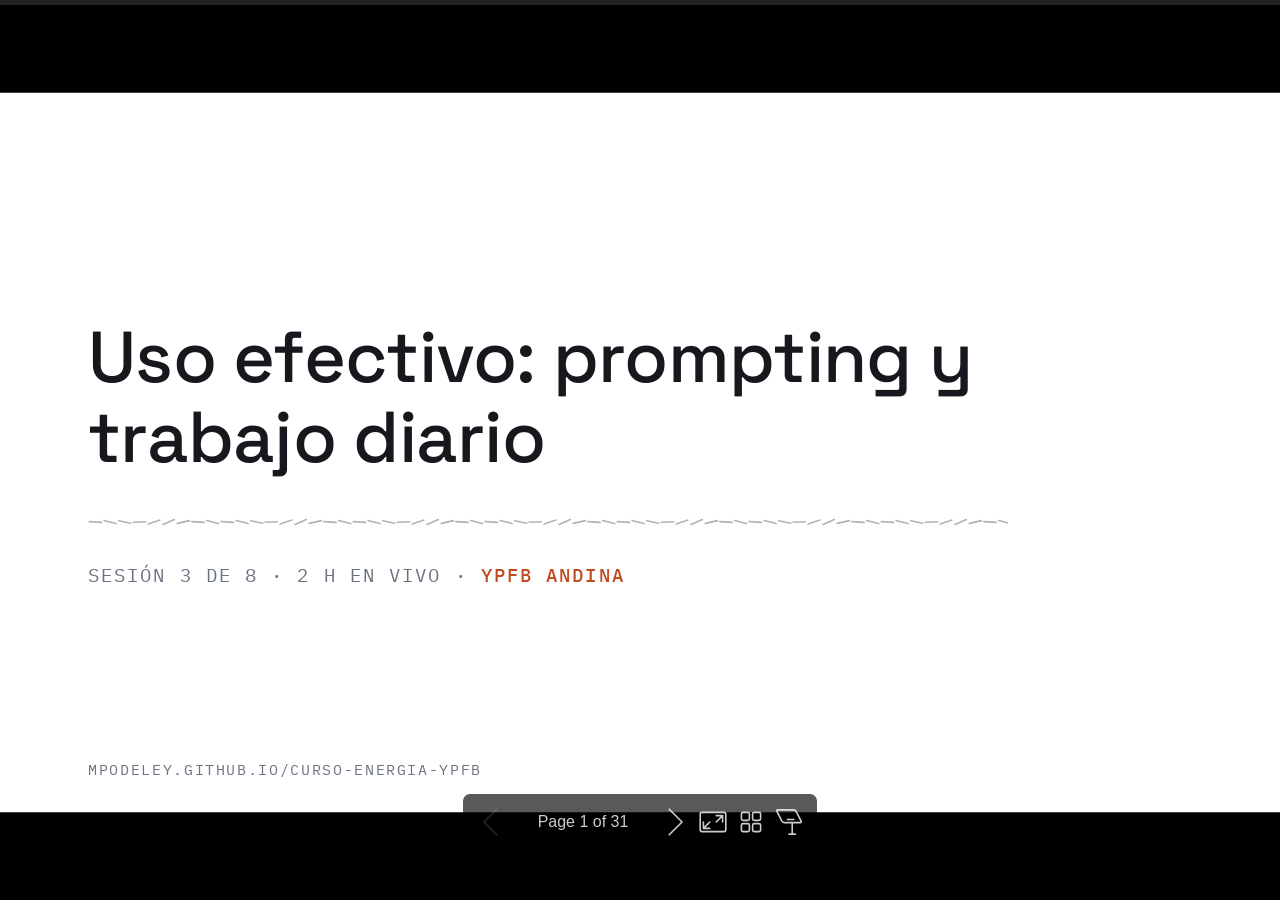
<file: slides/sesion-3.html>
<!DOCTYPE html><html lang="en-US"><head><title>Uso efectivo: prompting y trabajo diario</title><meta property="og:title" content="Uso efectivo: prompting y trabajo diario"><meta charset="UTF-8"><meta name="viewport" content="width=device-width,height=device-height,initial-scale=1.0"><meta name="apple-mobile-web-app-capable" content="yes"><meta http-equiv="X-UA-Compatible" content="ie=edge"><meta property="og:type" content="website"><meta name="twitter:card" content="summary"><style>@media screen{body[data-bespoke-view=""] .bespoke-marp-parent>.bespoke-marp-osc>button,body[data-bespoke-view=next] .bespoke-marp-parent>.bespoke-marp-osc>button,body[data-bespoke-view=overview] button.bespoke-marp-overview-close,body[data-bespoke-view=presenter] .bespoke-marp-presenter-container .bespoke-marp-presenter-info-container .bespoke-marp-presenter-info-page-area .bespoke-marp-presenter-info-page,body[data-bespoke-view=presenter] .bespoke-marp-presenter-container .bespoke-marp-presenter-info-container button,body[data-bespoke-view=presenter] .bespoke-marp-presenter-container .bespoke-marp-presenter-note-container button{appearance:none;background-color:initial;border:0;color:inherit;cursor:pointer;font-size:inherit;opacity:.8;outline:none;padding:0;transition:opacity .2s linear;-webkit-tap-highlight-color:transparent}body[data-bespoke-view=""] .bespoke-marp-parent>.bespoke-marp-osc>button:disabled,body[data-bespoke-view=next] .bespoke-marp-parent>.bespoke-marp-osc>button:disabled,body[data-bespoke-view=overview] button.bespoke-marp-overview-close:disabled,body[data-bespoke-view=presenter] .bespoke-marp-presenter-container .bespoke-marp-presenter-info-container .bespoke-marp-presenter-info-page-area .bespoke-marp-presenter-info-page:disabled,body[data-bespoke-view=presenter] .bespoke-marp-presenter-container .bespoke-marp-presenter-info-container button:disabled,body[data-bespoke-view=presenter] .bespoke-marp-presenter-container .bespoke-marp-presenter-note-container button:disabled{cursor:not-allowed;opacity:.15!important}body[data-bespoke-view=""] .bespoke-marp-parent>.bespoke-marp-osc>button:hover,body[data-bespoke-view=next] .bespoke-marp-parent>.bespoke-marp-osc>button:hover,body[data-bespoke-view=overview] button.bespoke-marp-overview-close:hover,body[data-bespoke-view=presenter] .bespoke-marp-presenter-container .bespoke-marp-presenter-info-container .bespoke-marp-presenter-info-page-area .bespoke-marp-presenter-info-page:hover,body[data-bespoke-view=presenter] .bespoke-marp-presenter-container .bespoke-marp-presenter-info-container button:hover,body[data-bespoke-view=presenter] .bespoke-marp-presenter-container .bespoke-marp-presenter-note-container button:hover{opacity:1}body[data-bespoke-view=""] .bespoke-marp-parent>.bespoke-marp-osc>button:hover:active,body[data-bespoke-view=next] .bespoke-marp-parent>.bespoke-marp-osc>button:hover:active,body[data-bespoke-view=overview] button.bespoke-marp-overview-close:hover:active,body[data-bespoke-view=presenter] .bespoke-marp-presenter-container .bespoke-marp-presenter-info-container .bespoke-marp-presenter-info-page-area .bespoke-marp-presenter-info-page:hover:active,body[data-bespoke-view=presenter] .bespoke-marp-presenter-container .bespoke-marp-presenter-info-container button:hover:active,body[data-bespoke-view=presenter] .bespoke-marp-presenter-container .bespoke-marp-presenter-note-container button:hover:active{opacity:.6}body[data-bespoke-view=""] .bespoke-marp-parent>.bespoke-marp-osc>button:hover:not(:disabled),body[data-bespoke-view=next] .bespoke-marp-parent>.bespoke-marp-osc>button:hover:not(:disabled),body[data-bespoke-view=overview] button.bespoke-marp-overview-close:hover:not(:disabled),body[data-bespoke-view=presenter] .bespoke-marp-presenter-container .bespoke-marp-presenter-info-container .bespoke-marp-presenter-info-page-area .bespoke-marp-presenter-info-page:hover:not(:disabled),body[data-bespoke-view=presenter] .bespoke-marp-presenter-container .bespoke-marp-presenter-info-container button:hover:not(:disabled),body[data-bespoke-view=presenter] .bespoke-marp-presenter-container .bespoke-marp-presenter-note-container button:hover:not(:disabled){transition:none}body[data-bespoke-view=""] .bespoke-marp-parent>.bespoke-marp-osc>button[data-bespoke-marp-osc=prev],body[data-bespoke-view=next] .bespoke-marp-parent>.bespoke-marp-osc>button[data-bespoke-marp-osc=prev],body[data-bespoke-view=presenter] .bespoke-marp-presenter-container .bespoke-marp-presenter-info-container button.bespoke-marp-presenter-info-page-prev{background:#0000 url("[data-uri]") no-repeat 50%;background-size:contain;overflow:hidden;text-indent:100%;white-space:nowrap}body[data-bespoke-view=""] .bespoke-marp-parent>.bespoke-marp-osc>button[data-bespoke-marp-osc=next],body[data-bespoke-view=next] .bespoke-marp-parent>.bespoke-marp-osc>button[data-bespoke-marp-osc=next],body[data-bespoke-view=presenter] .bespoke-marp-presenter-container .bespoke-marp-presenter-info-container button.bespoke-marp-presenter-info-page-next{background:#0000 url("[data-uri]") no-repeat 50%;background-size:contain;overflow:hidden;text-indent:100%;white-space:nowrap}:is(body[data-bespoke-view=""],body[data-bespoke-view=next]) .bespoke-marp-parent>.bespoke-marp-osc>button[data-bespoke-marp-osc=fullscreen]{background:#0000 url("[data-uri]") no-repeat 50%;background-size:contain;overflow:hidden;text-indent:100%;white-space:nowrap}:is(body[data-bespoke-view=""],body[data-bespoke-view=next]) .bespoke-marp-parent>.bespoke-marp-osc>button.exit[data-bespoke-marp-osc=fullscreen]{background-image:url("[data-uri]")}:is(body[data-bespoke-view=""],body[data-bespoke-view=next]) .bespoke-marp-parent>.bespoke-marp-osc>button[data-bespoke-marp-osc=presenter]{background:#0000 url("[data-uri]") no-repeat 50%;background-size:contain;overflow:hidden;text-indent:100%;white-space:nowrap}body[data-bespoke-view=overview] button.bespoke-marp-overview-close,body[data-bespoke-view=presenter] .bespoke-marp-presenter-container .bespoke-marp-presenter-note-container button.bespoke-marp-presenter-note-bigger{background:#0000 url("[data-uri]") no-repeat 50%;background-size:contain;overflow:hidden;text-indent:100%;white-space:nowrap}body[data-bespoke-view=presenter] .bespoke-marp-presenter-container .bespoke-marp-presenter-note-container button.bespoke-marp-presenter-note-smaller{background:#0000 url("[data-uri]") no-repeat 50%;background-size:contain;overflow:hidden;text-indent:100%;white-space:nowrap}:is(body[data-bespoke-view=""],body[data-bespoke-view=next]) .bespoke-marp-parent>.bespoke-marp-osc>button[data-bespoke-marp-osc=overview]{background:#0000 url("[data-uri]") no-repeat 50%;background-size:contain;overflow:hidden;text-indent:100%;white-space:nowrap}}@keyframes __bespoke_marp_transition_reduced_outgoing__{0%{opacity:1}to{opacity:0}}@keyframes __bespoke_marp_transition_reduced_incoming__{0%{mix-blend-mode:plus-lighter;opacity:0}to{mix-blend-mode:plus-lighter;opacity:1}}.bespoke-marp-note,.bespoke-marp-osc,.bespoke-progress-parent{display:none;transition:none}@media screen{::view-transition-group(*){animation-duration:var(--marp-bespoke-transition-animation-duration,.5s);animation-timing-function:ease}::view-transition-new(*),::view-transition-old(*){animation-delay:0s;animation-direction:var(--marp-bespoke-transition-animation-direction,normal);animation-duration:var(--marp-bespoke-transition-animation-duration,.5s);animation-fill-mode:both;animation-name:var(--marp-bespoke-transition-animation-name,var(--marp-bespoke-transition-animation-name-fallback,__bespoke_marp_transition_no_animation__));mix-blend-mode:normal}::view-transition-old(*){--marp-bespoke-transition-animation-name-fallback:__bespoke_marp_transition_reduced_outgoing__;animation-timing-function:ease}::view-transition-new(*){--marp-bespoke-transition-animation-name-fallback:__bespoke_marp_transition_reduced_incoming__;animation-timing-function:ease}::view-transition-new(root),::view-transition-old(root){animation-timing-function:linear}::view-transition-new(__bespoke_marp_transition_osc__),::view-transition-old(__bespoke_marp_transition_osc__){animation-duration:0s!important;animation-name:__bespoke_marp_transition_osc__!important}::view-transition-new(__bespoke_marp_transition_osc__){opacity:0!important}.bespoke-marp-transition-warming-up::view-transition-group(*),.bespoke-marp-transition-warming-up::view-transition-new(*),.bespoke-marp-transition-warming-up::view-transition-old(*){animation-play-state:paused!important}body,html{height:100%;margin:0}body{background:#000;overflow:hidden}svg.bespoke-marp-slide{content-visibility:hidden;interactivity:inert;opacity:0;pointer-events:none;z-index:-1}svg.bespoke-marp-slide:not(.bespoke-marp-active) *{view-transition-name:none!important}svg.bespoke-marp-slide.bespoke-marp-active{content-visibility:visible;interactivity:auto;opacity:1;pointer-events:auto;z-index:0}svg.bespoke-marp-slide.bespoke-marp-active.bespoke-marp-active-ready *{animation-name:__bespoke_marp__!important}@supports not (content-visibility:hidden){svg.bespoke-marp-slide[data-bespoke-marp-load=hideable]{display:none}svg.bespoke-marp-slide[data-bespoke-marp-load=hideable].bespoke-marp-active{display:block}}}@media screen and (prefers-reduced-motion:reduce){svg.bespoke-marp-slide *{view-transition-name:none!important}}@media screen{[data-bespoke-marp-fragment=inactive]{visibility:hidden}:is(body[data-bespoke-view=""],body[data-bespoke-view=next]) .bespoke-marp-parent{inset:0;position:absolute}:is(body[data-bespoke-view=""],body[data-bespoke-view=next]) .bespoke-marp-parent>.bespoke-marp-osc{background:#000000a6;border-radius:7px;bottom:50px;color:#fff;contain:paint;display:block;font-family:Helvetica,Arial,sans-serif;font-size:16px;left:50%;line-height:0;opacity:1;padding:12px;position:absolute;touch-action:manipulation;transform:translateX(-50%);transition:opacity .2s linear;-webkit-user-select:none;user-select:none;view-transition-name:__bespoke_marp_transition_osc__;white-space:nowrap;will-change:transform;z-index:1}:is(body[data-bespoke-view=""],body[data-bespoke-view=next]) .bespoke-marp-parent>.bespoke-marp-osc>:where(*){margin-left:6px}:is(body[data-bespoke-view=""],body[data-bespoke-view=next]) .bespoke-marp-parent>.bespoke-marp-osc>:where(*):where(:first-child){margin-left:0}:is(body[data-bespoke-view=""],body[data-bespoke-view=next]) .bespoke-marp-parent>.bespoke-marp-osc>span{opacity:.8}:is(body[data-bespoke-view=""],body[data-bespoke-view=next]) .bespoke-marp-parent>.bespoke-marp-osc>span[data-bespoke-marp-osc=page]{display:inline-block;min-width:140px;text-align:center}:is(body[data-bespoke-view=""],body[data-bespoke-view=next]) .bespoke-marp-parent>.bespoke-marp-osc>button[data-bespoke-marp-osc=fullscreen],:is(body[data-bespoke-view=""],body[data-bespoke-view=next]) .bespoke-marp-parent>.bespoke-marp-osc>button[data-bespoke-marp-osc=next],:is(body[data-bespoke-view=""],body[data-bespoke-view=next]) .bespoke-marp-parent>.bespoke-marp-osc>button[data-bespoke-marp-osc=overview],:is(body[data-bespoke-view=""],body[data-bespoke-view=next]) .bespoke-marp-parent>.bespoke-marp-osc>button[data-bespoke-marp-osc=presenter],:is(body[data-bespoke-view=""],body[data-bespoke-view=next]) .bespoke-marp-parent>.bespoke-marp-osc>button[data-bespoke-marp-osc=prev]{height:32px;line-height:32px;width:32px}:is(body[data-bespoke-view=""],body[data-bespoke-view=next]) .bespoke-marp-parent.bespoke-marp-inactive{cursor:none}:is(body[data-bespoke-view=""],body[data-bespoke-view=next]) .bespoke-marp-parent.bespoke-marp-inactive>.bespoke-marp-osc{opacity:0;pointer-events:none}:is(body[data-bespoke-view=""],body[data-bespoke-view=next]) svg.bespoke-marp-slide{height:100%;left:0;position:absolute;top:0;width:100%}body[data-bespoke-view=""] .bespoke-progress-parent{background:#222;display:flex;height:5px;width:100%}body[data-bespoke-view=""] .bespoke-progress-parent+:where(.bespoke-marp-parent){top:5px}body[data-bespoke-view=""] .bespoke-progress-parent .bespoke-progress-bar{background:#0288d1;flex:0 0 0;transition:flex-basis .2s cubic-bezier(0,1,1,1)}body[data-bespoke-view=next]{background:#0000}body[data-bespoke-view=presenter]{background:#161616}body[data-bespoke-view=presenter] .bespoke-marp-presenter-container{display:grid;font-family:Helvetica,Arial,sans-serif;grid-template:"current dragbar next" minmax(140px,1fr) "current dragbar note" 2fr "info    dragbar note" 3em;grid-template-columns:minmax(3px,var(--bespoke-marp-presenter-split-ratio,66%)) 0 minmax(3px,1fr);height:100%;left:0;position:absolute;top:0;width:100%}body[data-bespoke-view=presenter] .bespoke-marp-presenter-container :where(.bespoke-marp-parent){grid-area:current;overflow:hidden;position:relative}body[data-bespoke-view=presenter] .bespoke-marp-presenter-container :where(.bespoke-marp-parent) :where(svg.bespoke-marp-slide){height:calc(100% - 40px);left:20px;pointer-events:none;position:absolute;top:20px;-webkit-user-select:none;user-select:none;width:calc(100% - 40px)}body[data-bespoke-view=presenter] .bespoke-marp-presenter-container :where(.bespoke-marp-parent) :where(svg.bespoke-marp-slide).bespoke-marp-active{filter:drop-shadow(0 3px 10px rgba(0,0,0,.5))}body[data-bespoke-view=presenter] .bespoke-marp-presenter-container .bespoke-marp-presenter-dragbar-container{background:#0288d1;cursor:col-resize;grid-area:dragbar;margin-left:-3px;opacity:0;position:relative;transition:opacity .4s linear .1s;width:6px;z-index:10}body[data-bespoke-view=presenter] .bespoke-marp-presenter-container .bespoke-marp-presenter-dragbar-container:hover{opacity:1}body[data-bespoke-view=presenter] .bespoke-marp-presenter-container .bespoke-marp-presenter-dragbar-container.active{opacity:1;transition-delay:0s}body[data-bespoke-view=presenter] .bespoke-marp-presenter-container .bespoke-marp-presenter-next-container{background:#222;cursor:pointer;display:none;grid-area:next;overflow:hidden;position:relative}body[data-bespoke-view=presenter] .bespoke-marp-presenter-container .bespoke-marp-presenter-next-container.active{display:block}body[data-bespoke-view=presenter] .bespoke-marp-presenter-container .bespoke-marp-presenter-next-container iframe.bespoke-marp-presenter-next{background:#0000;border:0;display:block;filter:drop-shadow(0 3px 10px rgba(0,0,0,.5));height:calc(100% - 40px);left:20px;pointer-events:none;position:absolute;interactivity:inert;top:20px;-webkit-user-select:none;user-select:none;width:calc(100% - 40px)}body[data-bespoke-view=presenter] .bespoke-marp-presenter-container .bespoke-marp-presenter-note-container{background:#222;color:#eee;grid-area:note;position:relative;z-index:1}body[data-bespoke-view=presenter] .bespoke-marp-presenter-container .bespoke-marp-presenter-note-container button{height:1.5em;line-height:1.5em;width:1.5em}body[data-bespoke-view=presenter] .bespoke-marp-presenter-container .bespoke-marp-presenter-note-container .bespoke-marp-presenter-note-wrapper{display:block;inset:0;position:absolute}body[data-bespoke-view=presenter] .bespoke-marp-presenter-container .bespoke-marp-presenter-note-container .bespoke-marp-presenter-note-buttons{background:#000000a6;border-radius:4px;bottom:0;display:flex;gap:4px;margin:12px;opacity:0;padding:6px;pointer-events:none;position:absolute;right:0;transition:opacity .2s linear}body[data-bespoke-view=presenter] .bespoke-marp-presenter-container .bespoke-marp-presenter-note-container .bespoke-marp-presenter-note-buttons:focus-within,body[data-bespoke-view=presenter] .bespoke-marp-presenter-container .bespoke-marp-presenter-note-container .bespoke-marp-presenter-note-wrapper:focus-within+.bespoke-marp-presenter-note-buttons,body[data-bespoke-view=presenter] .bespoke-marp-presenter-container .bespoke-marp-presenter-note-container:hover .bespoke-marp-presenter-note-buttons{opacity:1;pointer-events:auto}body[data-bespoke-view=presenter] .bespoke-marp-presenter-container .bespoke-marp-presenter-note-container .bespoke-marp-note{box-sizing:border-box;font-size:calc(1.1em*var(--bespoke-marp-note-font-scale, 1));height:calc(100% - 40px);margin:20px;overflow:auto;padding-right:3px;white-space:pre-wrap;width:calc(100% - 40px);word-wrap:break-word;scrollbar-color:#eeeeee80 #0000;scrollbar-width:thin}body[data-bespoke-view=presenter] .bespoke-marp-presenter-container .bespoke-marp-presenter-note-container .bespoke-marp-note::-webkit-scrollbar{width:6px}body[data-bespoke-view=presenter] .bespoke-marp-presenter-container .bespoke-marp-presenter-note-container .bespoke-marp-note::-webkit-scrollbar-track{background:#0000}body[data-bespoke-view=presenter] .bespoke-marp-presenter-container .bespoke-marp-presenter-note-container .bespoke-marp-note::-webkit-scrollbar-thumb{background:#eeeeee80;border-radius:6px}body[data-bespoke-view=presenter] .bespoke-marp-presenter-container .bespoke-marp-presenter-note-container .bespoke-marp-note:empty{pointer-events:none}body[data-bespoke-view=presenter] .bespoke-marp-presenter-container .bespoke-marp-presenter-note-container .bespoke-marp-note.active{display:block}body[data-bespoke-view=presenter] .bespoke-marp-presenter-container .bespoke-marp-presenter-note-container .bespoke-marp-note p:first-child{margin-top:0}body[data-bespoke-view=presenter] .bespoke-marp-presenter-container .bespoke-marp-presenter-note-container .bespoke-marp-note p:last-child{margin-bottom:0}body[data-bespoke-view=presenter] .bespoke-marp-presenter-container .bespoke-marp-presenter-info-container{align-items:center;box-sizing:border-box;color:#eee;display:flex;flex-wrap:nowrap;grid-area:info;justify-content:center;overflow:hidden;padding:0 10px}body[data-bespoke-view=presenter] .bespoke-marp-presenter-container .bespoke-marp-presenter-info-container :is(.bespoke-marp-presenter-info-page-area,.bespoke-marp-presenter-info-time,.bespoke-marp-presenter-info-timer){box-sizing:border-box;display:block;padding:0 10px;white-space:nowrap;width:100%}body[data-bespoke-view=presenter] .bespoke-marp-presenter-container .bespoke-marp-presenter-info-container button{height:1.5em;line-height:1.5em;width:1.5em}body[data-bespoke-view=presenter] .bespoke-marp-presenter-container .bespoke-marp-presenter-info-container .bespoke-marp-presenter-info-page-area{order:2;text-align:center}body[data-bespoke-view=presenter] .bespoke-marp-presenter-container .bespoke-marp-presenter-info-container .bespoke-marp-presenter-info-page-area .bespoke-marp-presenter-info-page{display:inline-block;min-width:120px;text-align:center}body[data-bespoke-view=presenter] .bespoke-marp-presenter-container .bespoke-marp-presenter-info-container .bespoke-marp-presenter-info-time{color:#999;order:1;text-align:left}body[data-bespoke-view=presenter] .bespoke-marp-presenter-container .bespoke-marp-presenter-info-container .bespoke-marp-presenter-info-timer{color:#999;order:3;text-align:right}body[data-bespoke-view=presenter] .bespoke-marp-presenter-container .bespoke-marp-presenter-info-container .bespoke-marp-presenter-info-timer:hover{cursor:pointer}body[data-bespoke-view=overview]{background:#161616;overflow:auto}body[data-bespoke-view=overview] [data-bespoke-marp-fragment=inactive]{visibility:visible}body[data-bespoke-view=overview] .bespoke-marp-overview-header{backdrop-filter:blur(4px);background:#222222d9;box-shadow:0 3px 10px #00000080;box-sizing:border-box;display:flex;height:48px;inset:0 0 auto;justify-content:flex-end;padding:10px;position:fixed;z-index:1}body[data-bespoke-view=overview] button.bespoke-marp-overview-close{height:28px;line-height:28px;transform:rotate(45deg);width:28px}body[data-bespoke-view=overview] .bespoke-marp-parent{display:grid;gap:40px;grid-template-columns:repeat(auto-fit,minmax(0,240px));justify-content:space-around;padding:30px}body[data-bespoke-view=overview] .bespoke-marp-parent svg.bespoke-marp-slide{--bov-selected:#0000;--bov-focus:#161616;--bov-focus-outline:#0000;background-image:conic-gradient(#161616 0 0),conic-gradient(var(--bov-focus) 0 0),conic-gradient(var(--bov-focus-outline) 0 0),conic-gradient(var(--bov-selected) 0 0);background-position:5px 5px,3px 3px,2px 2px,0 0;background-repeat:no-repeat;background-size:calc(100% - 10px) calc(100% - 10px),calc(100% - 6px) calc(100% - 6px),calc(100% - 4px) calc(100% - 4px),100% 100%;content-visibility:visible;cursor:pointer;filter:drop-shadow(0 3px 10px rgba(0,0,0,.5));margin:-6px;padding:6px;interactivity:auto;opacity:1;outline:0;pointer-events:auto;scroll-margin-block:30px;width:100%;z-index:0}body[data-bespoke-view=overview] .bespoke-marp-parent svg.bespoke-marp-slide *,body[data-bespoke-view=overview] .bespoke-marp-parent svg.bespoke-marp-slide.bespoke-marp-active *{pointer-events:none;interactivity:inert}body[data-bespoke-view=overview] .bespoke-marp-parent :is(svg.bespoke-marp-slide:active,svg.bespoke-marp-slide:focus-visible,svg.bespoke-marp-slide:hover){--bov-focus-outline:#161616}body[data-bespoke-view=overview] .bespoke-marp-parent svg.bespoke-marp-slide:focus-visible,body[data-bespoke-view=overview] .bespoke-marp-parent svg.bespoke-marp-slide:hover{--bov-focus:#999}body[data-bespoke-view=overview] .bespoke-marp-parent svg.bespoke-marp-slide:active{--bov-focus:#eee}body[data-bespoke-view=overview] .bespoke-marp-parent svg.bespoke-marp-slide.bespoke-marp-active{--bov-selected:#0288d1}body[data-bespoke-view=overview]:has(.bespoke-marp-overview-header) .bespoke-marp-parent{padding-top:78px}body[data-bespoke-view=overview]:has(.bespoke-marp-overview-header) .bespoke-marp-parent svg.bespoke-marp-slide{scroll-margin-top:78px}.bespoke-marp-overview{background:#000000a6;inset:0;opacity:0;pointer-events:none;position:fixed;transition:opacity .1s ease;z-index:10}.bespoke-marp-overview iframe{background:#222;border:0;display:block;height:100%;left:0;position:absolute;top:0;width:100%}.bespoke-marp-overview[data-open="1"]{opacity:1;pointer-events:auto}}@media print{.bespoke-marp-overview,.bespoke-marp-presenter-info-container,.bespoke-marp-presenter-next-container,.bespoke-marp-presenter-note-container{display:none}}</style><style>div#\:\$p > svg > foreignObject > section{width:1280px;height:720px;box-sizing:border-box;overflow:hidden;position:relative;scroll-snap-align:center center;-webkit-text-size-adjust:100%;text-size-adjust:100%}div#\:\$p > svg > foreignObject > section::after{bottom:0;content:attr(data-marpit-pagination);padding:inherit;pointer-events:none;position:absolute;right:0}div#\:\$p > svg > foreignObject > section:not([data-marpit-pagination])::after{display:none}div#\:\$p > svg > foreignObject > section :where(:is(h1, marp-h1)){font-size:2em;margin-block:0.67em}div#\:\$p > svg > foreignObject > section section:where(:is(h1, marp-h1)){--marpit-root-font-size: 2em}div#\:\$p > svg > foreignObject > section video::-webkit-media-controls{will-change:transform}@page {size:1280px 720px;margin:0}@media print{html, body{background-color:#fff;margin:0;page-break-inside:avoid;break-inside:avoid-page}div#\:\$p > svg > foreignObject > section{page-break-before:always;break-before:page}div#\:\$p > svg > foreignObject > section, div#\:\$p > svg > foreignObject > section *{-webkit-print-color-adjust:exact!important;animation-delay:0s!important;animation-duration:0s!important;color-adjust:exact!important;print-color-adjust:exact!important;transition:none!important}div#\:\$p > svg[data-marpit-svg]{display:block;height:100vh;width:100vw}}@font-face {font-family:"IBM Plex Mono";font-style:normal;font-weight:400;font-display:block;src:url([data-uri]) format("woff2")}@font-face {font-family:"IBM Plex Mono";font-style:normal;font-weight:500;font-display:block;src:url([data-uri]) format("woff2")}@font-face {font-family:"IBM Plex Sans";font-style:normal;font-weight:400 600;font-display:block;src:url([data-uri]) format("woff2")}@font-face {font-family:"Space Grotesk";font-style:normal;font-weight:500 700;font-display:block;src:url([data-uri]) format("woff2")}div#\:\$p > svg > foreignObject > :where(section){container-type:size}div#\:\$p > svg > foreignObject > section img[data-marp-twemoji]{background:transparent;height:1em;margin:0 .05em 0 .1em;vertical-align:-.1em;width:1em}div#\:\$p > svg > foreignObject > :where(section):not([\20 root]){--bg: #ffffff;--surface-2: #f6f7f8;--border: #d9dce0;--border-soft: #e8eaed;--text: #16181d;--muted: #4a5361;--faint: #6b7280;--primary: #c24b22;--blue: #1f6a9b;--green: #147a5f;--gold: #8a6412;--near-black: #0f1012;--off-white: #f4f4f2;--disp: 'Space Grotesk', ui-sans-serif, system-ui, sans-serif;--body: 'IBM Plex Sans', ui-sans-serif, system-ui, sans-serif;--mono: 'IBM Plex Mono', ui-monospace, Menlo, monospace;--regla: url("data:image/svg+xml,%3Csvg%20xmlns%3D%22http%3A%2F%2Fwww.w3.org%2F2000%2Fsvg%22%20width%3D%22132%22%20height%3D%2220%22%20viewBox%3D%220%200%20132%2020%22%3E%3Cg%20stroke%3D%22%236e7480%22%20stroke-width%3D%221.6%22%20stroke-linecap%3D%22round%22%3E%3Cline%20x1%3D%221.1%22%20y1%3D%229.6%22%20x2%3D%2213.5%22%20y2%3D%2210.4%22%2F%3E%3Cline%20x1%3D%2216.0%22%20y1%3D%228.4%22%20x2%3D%2228.0%22%20y2%3D%2211.6%22%2F%3E%3Cline%20x1%3D%2230.6%22%20y1%3D%228.7%22%20x2%3D%2242.7%22%20y2%3D%2211.3%22%2F%3E%3Cline%20x1%3D%2245.1%22%20y1%3D%2210.3%22%20x2%3D%2257.5%22%20y2%3D%229.7%22%2F%3E%3Cline%20x1%3D%2260.1%22%20y1%3D%2212.0%22%20x2%3D%2271.9%22%20y2%3D%228.0%22%2F%3E%3Cline%20x1%3D%2275.0%22%20y1%3D%2212.5%22%20x2%3D%2286.3%22%20y2%3D%227.5%22%2F%3E%3Cline%20x1%3D%2289.3%22%20y1%3D%2211.4%22%20x2%3D%22101.4%22%20y2%3D%228.6%22%2F%3E%3Cline%20x1%3D%22103.8%22%20y1%3D%229.6%22%20x2%3D%22116.2%22%20y2%3D%2210.4%22%2F%3E%3Cline%20x1%3D%22118.7%22%20y1%3D%228.4%22%20x2%3D%22130.6%22%20y2%3D%2211.6%22%2F%3E%3C%2Fg%3E%3C%2Fsvg%3E");}div#\:\$p > svg > foreignObject > section{width:1280px;height:720px;padding:76px 88px 72px;background:var(--bg);color:var(--text);font-family:var(--body);font-size:27px;line-height:1.45;letter-spacing:0.002em;display:flex;flex-direction:column;justify-content:flex-start}div#\:\$p > svg > foreignObject > section{--marpit-root-font-size: 27px}div#\:\$p > svg > foreignObject > section :is(h1, marp-h1){font-family:var(--disp);font-weight:500;font-size:58px;line-height:1.12;letter-spacing:-0.01em;margin:0 0 24px}div#\:\$p > svg > foreignObject > section :is(h2, marp-h2){font-family:var(--disp);font-weight:500;font-size:42px;line-height:1.18;letter-spacing:-0.005em;margin:0 0 28px;max-width:22ch}div#\:\$p > svg > foreignObject > section :is(h3, marp-h3){font-family:var(--disp);font-weight:500;font-size:30px;line-height:1.25;margin:28px 0 12px}div#\:\$p > svg > foreignObject > section p{margin:0 0 20px;max-width:54ch}div#\:\$p > svg > foreignObject > section strong{font-weight:600}div#\:\$p > svg > foreignObject > section em{font-style:normal;color:var(--primary)}div#\:\$p > svg > foreignObject > section a{color:var(--primary);text-decoration-thickness:1px;text-underline-offset:3px}div#\:\$p > svg > foreignObject > section ul, div#\:\$p > svg > foreignObject > section ol{margin:0 0 20px;padding-left:0;max-width:52ch}div#\:\$p > svg > foreignObject > section ul{list-style:none}div#\:\$p > svg > foreignObject > section ul > li{position:relative;padding-left:34px;margin-bottom:16px}div#\:\$p > svg > foreignObject > section ul > li::before{content:'—';position:absolute;left:0;color:var(--primary)}div#\:\$p > svg > foreignObject > section ol{padding-left:34px}div#\:\$p > svg > foreignObject > section ol > li{margin-bottom:16px}div#\:\$p > svg > foreignObject > section li::marker{color:var(--faint)}div#\:\$p > svg > foreignObject > section li > ul, div#\:\$p > svg > foreignObject > section li > ol{margin:12px 0 0}div#\:\$p > svg > foreignObject > section li > ul > li{font-size:0.88em;color:var(--muted);margin-bottom:8px}div#\:\$p > svg > foreignObject > section code{font-family:var(--mono);font-size:0.86em;background:var(--surface-2);border:1px solid var(--border-soft);border-radius:5px;padding:2px 7px}div#\:\$p > svg > foreignObject > section :is(pre, marp-pre){font-family:var(--mono);font-size:22px;line-height:1.5;background:var(--surface-2);border:1px solid var(--border-soft);border-radius:10px;padding:24px 28px;overflow:hidden}div#\:\$p > svg > foreignObject > section :is(pre, marp-pre) code{background:none;border:none;padding:0;font-size:inherit}div#\:\$p > svg > foreignObject > section blockquote{border-left:3px solid var(--primary);padding-left:26px;margin:0 0 20px;color:var(--muted);max-width:42ch}div#\:\$p > svg > foreignObject > section table{border-collapse:collapse;font-size:23px;line-height:1.35;width:100%}div#\:\$p > svg > foreignObject > section th{font-family:var(--mono);font-size:15px;font-weight:500;letter-spacing:0.13em;text-transform:uppercase;color:var(--faint);text-align:left;padding:0 20px 12px 0;border-bottom:1px solid var(--border)}div#\:\$p > svg > foreignObject > section td{padding:14px 20px 14px 0;border-bottom:1px solid var(--border-soft);vertical-align:top}div#\:\$p > svg > foreignObject > section tr:last-child td{border-bottom:none}div#\:\$p > svg > foreignObject > section td:nth-child(2){font-family:var(--mono);font-size:20px;color:var(--muted);white-space:nowrap}div#\:\$p > svg > foreignObject > section img{display:block}div#\:\$p > svg > foreignObject > section header, div#\:\$p > svg > foreignObject > section footer, div#\:\$p > svg > foreignObject > section::after{font-family:var(--mono);font-size:15px;font-weight:400;letter-spacing:0.11em;text-transform:uppercase;color:var(--faint)}div#\:\$p > svg > foreignObject > section::after{--marpit-root-font-size: 15px}div#\:\$p > svg > foreignObject > section header{position:absolute;top:34px;left:88px;right:88px}div#\:\$p > svg > foreignObject > section header strong{color:var(--primary);font-weight:500}div#\:\$p > svg > foreignObject > section footer{position:absolute;bottom:32px;left:88px}div#\:\$p > svg > foreignObject > section::after{bottom:32px;right:88px;left:auto;padding:0;content:attr(data-marpit-pagination) ' / ' attr(data-marpit-pagination-total)}div#\:\$p > svg > foreignObject > section.portada{justify-content:center;padding:76px 88px}div#\:\$p > svg > foreignObject > section.portada :is(h1, marp-h1){font-size:72px;max-width:20ch;margin-bottom:0}div#\:\$p > svg > foreignObject > section.portada :is(h1, marp-h1)::after{content:'';display:block;height:20px;margin:34px 0 30px;opacity:0.55;background:var(--regla) repeat-x left center / 132px 20px}div#\:\$p > svg > foreignObject > section.portada p{font-family:var(--mono);font-size:19px;letter-spacing:0.11em;text-transform:uppercase;color:var(--faint);max-width:none;margin:0}div#\:\$p > svg > foreignObject > section.portada strong{color:var(--primary);font-weight:500}div#\:\$p > svg > foreignObject > section.portada img{position:absolute;right:88px;bottom:76px}div#\:\$p > svg > foreignObject > section.portada header{display:none}div#\:\$p > svg > foreignObject > section.portada[data-marpit-pagination]::after{display:none}div#\:\$p > svg > foreignObject > section.seccion{background:var(--near-black);color:var(--off-white);justify-content:center}div#\:\$p > svg > foreignObject > section.seccion :is(h2, marp-h2){font-size:60px;color:var(--off-white);margin-bottom:18px;max-width:20ch}div#\:\$p > svg > foreignObject > section.seccion p{font-family:var(--mono);font-size:19px;letter-spacing:0.11em;text-transform:uppercase;color:#9aa0aa;max-width:none;margin:0}div#\:\$p > svg > foreignObject > section.seccion strong{color:#ff9576;font-weight:500}div#\:\$p > svg > foreignObject > section.seccion header, div#\:\$p > svg > foreignObject > section.seccion footer{color:#6e7480}div#\:\$p > svg > foreignObject > section.seccion::after{color:#6e7480}div#\:\$p > svg > foreignObject > section.panel{justify-content:center;align-items:center;text-align:center;background:var(--surface-2)}div#\:\$p > svg > foreignObject > section.panel :is(h2, marp-h2){font-size:50px;max-width:24ch;margin-bottom:26px}div#\:\$p > svg > foreignObject > section.panel p{max-width:40ch;color:var(--muted)}div#\:\$p > svg > foreignObject > section.panel code{font-size:30px;font-weight:500;background:var(--bg);border-color:var(--border);padding:12px 22px;color:var(--primary)}div#\:\$p > svg > foreignObject > section.panel img{margin:30px auto 0}div#\:\$p > svg > foreignObject > section.panel ul{text-align:left}div#\:\$p > svg > foreignObject > section.cita{justify-content:center;padding:76px 120px}div#\:\$p > svg > foreignObject > section.cita :is(h2, marp-h2){font-size:56px;line-height:1.2;max-width:24ch;margin:0}div#\:\$p > svg > foreignObject > section.cita p{font-size:30px;color:var(--muted);max-width:38ch;margin:30px 0 0}div#\:\$p > svg > foreignObject > section.cita strong{color:var(--primary);font-weight:500}div#\:\$p > svg > foreignObject > section.cita header, div#\:\$p > svg > foreignObject > section.cita footer{display:none}div#\:\$p > svg > foreignObject > section.cita[data-marpit-pagination]::after{display:none}div#\:\$p > svg > foreignObject > section.acentos ul > li:nth-child(2)::before{color:var(--blue)}div#\:\$p > svg > foreignObject > section.acentos ul > li:nth-child(3)::before{color:var(--green)}div#\:\$p > svg > foreignObject > section.acentos ul > li:nth-child(4)::before{color:var(--gold)}div#\:\$p > svg > foreignObject > section[data-marpit-advanced-background="background"]{columns:initial!important;display:block!important;padding:0!important}div#\:\$p > svg > foreignObject > section[data-marpit-advanced-background="background"]::before, div#\:\$p > svg > foreignObject > section[data-marpit-advanced-background="background"]::after, div#\:\$p > svg > foreignObject > section[data-marpit-advanced-background="content"]::before, div#\:\$p > svg > foreignObject > section[data-marpit-advanced-background="content"]::after{display:none!important}div#\:\$p > svg > foreignObject > section[data-marpit-advanced-background="background"] > div[data-marpit-advanced-background-container]{all:initial;display:flex;flex-direction:row;height:100%;overflow:hidden;width:100%}div#\:\$p > svg > foreignObject > section[data-marpit-advanced-background="background"] > div[data-marpit-advanced-background-container][data-marpit-advanced-background-direction="vertical"]{flex-direction:column}div#\:\$p > svg > foreignObject > section[data-marpit-advanced-background="background"][data-marpit-advanced-background-split] > div[data-marpit-advanced-background-container]{width:var(--marpit-advanced-background-split, 50%)}div#\:\$p > svg > foreignObject > section[data-marpit-advanced-background="background"][data-marpit-advanced-background-split="right"] > div[data-marpit-advanced-background-container]{margin-left:calc(100% - var(--marpit-advanced-background-split, 50%))}div#\:\$p > svg > foreignObject > section[data-marpit-advanced-background="background"] > div[data-marpit-advanced-background-container] > figure{all:initial;background-position:center;background-repeat:no-repeat;background-size:cover;flex:auto;margin:0}div#\:\$p > svg > foreignObject > section[data-marpit-advanced-background="background"] > div[data-marpit-advanced-background-container] > figure > figcaption{position:absolute;border:0;clip:rect(0, 0, 0, 0);height:1px;margin:-1px;overflow:hidden;padding:0;white-space:nowrap;width:1px}div#\:\$p > svg > foreignObject > section[data-marpit-advanced-background="content"], div#\:\$p > svg > foreignObject > section[data-marpit-advanced-background="pseudo"]{background:transparent!important}div#\:\$p > svg > foreignObject > section[data-marpit-advanced-background="pseudo"], div#\:\$p > svg[data-marpit-svg] > foreignObject[data-marpit-advanced-background="pseudo"]{pointer-events:none!important}div#\:\$p > svg > foreignObject > section[data-marpit-advanced-background-split]{width:100%;height:100%}
</style></head><body><div class="bespoke-progress-parent"><div class="bespoke-progress-bar"></div></div><div class="bespoke-marp-osc"><button data-bespoke-marp-osc="prev" tabindex="-1" title="Previous slide">Previous slide</button><span data-bespoke-marp-osc="page"></span><button data-bespoke-marp-osc="next" tabindex="-1" title="Next slide">Next slide</button><button data-bespoke-marp-osc="fullscreen" tabindex="-1" title="Toggle fullscreen (f)">Toggle fullscreen</button><button data-bespoke-marp-osc="overview" tabindex="-1" title="Toggle overview view (o)">Toggle overview view</button><button data-bespoke-marp-osc="presenter" tabindex="-1" title="Open presenter view (p)">Open presenter view</button></div><div id=":$p"><svg data-marpit-svg="" viewBox="0 0 1280 720"><foreignObject width="1280" height="720"><section id="1" data-paginate="true" data-header="IA generativa · petróleo y gas · **Sesión 3**" data-footer="mpodeley.github.io/curso-energia-ypfb" data-class="portada" data-theme="podeley" lang="en-US" class="portada" data-marpit-pagination="1" style="--paginate:true;--header:IA generativa · petróleo y gas · **Sesión 3**;--footer:mpodeley.github.io/curso-energia-ypfb;--class:portada;--theme:podeley;" data-marpit-pagination-total="31">
<header>IA generativa · petróleo y gas · <strong>Sesión 3</strong></header>

<h1 id="uso-efectivo-prompting-y-trabajo-diario">Uso efectivo: prompting y trabajo diario</h1>
<p>Sesión 3 de 8 · 2 h en vivo · <strong>YPFB Andina</strong></p>
<footer>mpodeley.github.io/curso-energia-ypfb</footer>
</section>
</foreignObject></svg><svg data-marpit-svg="" viewBox="0 0 1280 720"><foreignObject width="1280" height="720"><section id="2" data-paginate="true" data-header="IA generativa · petróleo y gas · **Sesión 3**" data-footer="mpodeley.github.io/curso-energia-ypfb" data-theme="podeley" lang="en-US" data-marpit-pagination="2" style="--paginate:true;--header:IA generativa · petróleo y gas · **Sesión 3**;--footer:mpodeley.github.io/curso-energia-ypfb;--theme:podeley;" data-marpit-pagination-total="31">
<header>IA generativa · petróleo y gas · <strong>Sesión 3</strong></header>
<h2 id="hoy">Hoy</h2>
<table>
<thead>
<tr>
<th>Bloque</th>
<th>Tiempo</th>
<th>Qué hacemos</th>
</tr>
</thead>
<tbody>
<tr>
<td>Apertura y entrada al sitio</td>
<td>5 min</td>
<td>El PIN de siempre y el mapa del día</td>
</tr>
<tr>
<td>Repaso de la tarea</td>
<td>10 min</td>
<td>Las tres tareas repetitivas de cada uno; con ellas armamos la lista del taller</td>
</tr>
<tr>
<td>Elegir modelo</td>
<td>12 min</td>
<td>Benchmarks, precios por token y la escalera grande/rápido de cada proveedor</td>
</tr>
<tr>
<td>El peor prompt</td>
<td>12 min</td>
<td>Le pedimos una de esas tareas de una línea, sin contexto, y miramos qué devuelve</td>
</tr>
<tr>
<td>Anatomía de un prompt</td>
<td>22 min</td>
<td>Las seis piezas, reescribiendo en vivo dos tareas de la lista</td>
</tr>
<tr>
<td>Taller: tu tarea, tu prompt</td>
<td>36 min</td>
<td>Cada uno arma el suyo con el constructor, lo prueba y pega el resultado en el chat</td>
</tr>
<tr>
<td>Qué no se sube a un chatbot</td>
<td>13 min</td>
<td>La regla, el porqué y las alternativas</td>
</tr>
<tr>
<td>Cierre y tarea</td>
<td>10 min</td>
<td>La tercera manera de fallar tachada, y la tarea antes/después</td>
</tr>
</tbody>
</table>
<footer>mpodeley.github.io/curso-energia-ypfb</footer>
</section>
</foreignObject></svg><svg data-marpit-svg="" viewBox="0 0 1280 720"><foreignObject width="1280" height="720"><section id="3" data-paginate="true" data-header="IA generativa · petróleo y gas · **Sesión 3**" data-footer="mpodeley.github.io/curso-energia-ypfb" data-theme="podeley" lang="en-US" data-marpit-pagination="3" style="--paginate:true;--header:IA generativa · petróleo y gas · **Sesión 3**;--footer:mpodeley.github.io/curso-energia-ypfb;--theme:podeley;" data-marpit-pagination-total="31">
<header>IA generativa · petróleo y gas · <strong>Sesión 3</strong></header>
<h2 id="al-final-de-esta-sesi%C3%B3n-van-a-poder">Al final de esta sesión van a poder</h2>
<ul>
<li>Escribir prompts con <strong>rol, contexto, tarea, formato y ejemplos</strong></li>
<li>Comparar modelos con criterio: <strong>benchmarks, precio por token, velocidad</strong></li>
<li>Saber <strong>qué información de la empresa no debe subirse</strong> a un chatbot</li>
</ul>
<footer>mpodeley.github.io/curso-energia-ypfb</footer>
</section>
</foreignObject></svg><svg data-marpit-svg="" viewBox="0 0 1280 720"><foreignObject width="1280" height="720"><section id="4" data-paginate="true" data-header="IA generativa · petróleo y gas · **Sesión 3**" data-footer="mpodeley.github.io/curso-energia-ypfb" data-class="panel" data-theme="podeley" lang="en-US" class="panel" data-marpit-pagination="4" style="--paginate:true;--header:IA generativa · petróleo y gas · **Sesión 3**;--footer:mpodeley.github.io/curso-energia-ypfb;--class:panel;--theme:podeley;" data-marpit-pagination-total="31">
<header>IA generativa · petróleo y gas · <strong>Sesión 3</strong></header>

<h2 id="entr%C3%A1-al-sitio-como-ayer">Entrá al sitio, como ayer</h2>
<p><code>mpodeley.github.io/curso-energia-ypfb</code></p>
<p>Hoy usamos la página de la sesión 3, y tu chatbot en otra pestaña: vas a trabajar con los dos.</p>
<footer>mpodeley.github.io/curso-energia-ypfb</footer>
</section>
</foreignObject></svg><svg data-marpit-svg="" viewBox="0 0 1280 720"><foreignObject width="1280" height="720"><section id="5" data-paginate="true" data-header="IA generativa · petróleo y gas · **Sesión 3**" data-footer="mpodeley.github.io/curso-energia-ypfb" data-class="seccion" data-theme="podeley" lang="en-US" class="seccion" data-marpit-pagination="5" style="--paginate:true;--header:IA generativa · petróleo y gas · **Sesión 3**;--footer:mpodeley.github.io/curso-energia-ypfb;--class:seccion;--theme:podeley;" data-marpit-pagination-total="31">
<header>IA generativa · petróleo y gas · <strong>Sesión 3</strong></header>

<h2 id="repaso-de-la-tarea">Repaso de la tarea</h2>
<p>Bloque 1 de 7 · <strong>10 min</strong></p>
<footer>mpodeley.github.io/curso-energia-ypfb</footer>
</section>
</foreignObject></svg><svg data-marpit-svg="" viewBox="0 0 1280 720"><foreignObject width="1280" height="720"><section id="6" data-paginate="true" data-header="IA generativa · petróleo y gas · **Sesión 3**" data-footer="mpodeley.github.io/curso-energia-ypfb" data-theme="podeley" lang="en-US" data-marpit-pagination="6" style="--paginate:true;--header:IA generativa · petróleo y gas · **Sesión 3**;--footer:mpodeley.github.io/curso-energia-ypfb;--theme:podeley;" data-marpit-pagination-total="31">
<header>IA generativa · petróleo y gas · <strong>Sesión 3</strong></header>
<h2 id="%C2%BFqu%C3%A9-tres-tareas-trajeron">¿Qué tres tareas trajeron?</h2>
<p>Una ronda completa. Las anotamos: son la materia prima del taller de hoy.</p>
<footer>mpodeley.github.io/curso-energia-ypfb</footer>
</section>
</foreignObject></svg><svg data-marpit-svg="" viewBox="0 0 1280 720"><foreignObject width="1280" height="720"><section id="7" data-paginate="true" data-header="IA generativa · petróleo y gas · **Sesión 3**" data-footer="mpodeley.github.io/curso-energia-ypfb" data-class="seccion" data-theme="podeley" lang="en-US" class="seccion" data-marpit-pagination="7" style="--paginate:true;--header:IA generativa · petróleo y gas · **Sesión 3**;--footer:mpodeley.github.io/curso-energia-ypfb;--class:seccion;--theme:podeley;" data-marpit-pagination-total="31">
<header>IA generativa · petróleo y gas · <strong>Sesión 3</strong></header>

<h2 id="elegir-modelo">Elegir modelo</h2>
<p>Bloque 2 de 7 · <strong>12 min</strong></p>
<footer>mpodeley.github.io/curso-energia-ypfb</footer>
</section>
</foreignObject></svg><svg data-marpit-svg="" viewBox="0 0 1280 720"><foreignObject width="1280" height="720"><section id="8" data-paginate="true" data-header="IA generativa · petróleo y gas · **Sesión 3**" data-footer="mpodeley.github.io/curso-energia-ypfb" data-class="acentos" data-theme="podeley" lang="en-US" class="acentos" data-marpit-pagination="8" style="--paginate:true;--header:IA generativa · petróleo y gas · **Sesión 3**;--footer:mpodeley.github.io/curso-energia-ypfb;--class:acentos;--theme:podeley;" data-marpit-pagination-total="31">
<header>IA generativa · petróleo y gas · <strong>Sesión 3</strong></header>

<h2 id="%C2%BFqu%C3%A9-modelo-uso-cuatro-cosas-para-mirar">¿Qué modelo uso? Cuatro cosas para mirar</h2>
<ul>
<li><strong>Capacidad en tu tarea</strong>: los rankings generales no redactan tu minuta</li>
<li><strong>Ventana de contexto</strong>: cuánto le entra de una vez</li>
<li><strong>Precio por token</strong>: la entrada y la salida se cobran distinto</li>
<li><strong>Velocidad</strong>: el grande piensa mejor y tarda más</li>
</ul>
<p>Todos los proveedores tienen la misma escalera: un modelo <strong>grande</strong> y uno <strong>rápido</strong>.</p>
<footer>mpodeley.github.io/curso-energia-ypfb</footer>
</section>
</foreignObject></svg><svg data-marpit-svg="" viewBox="0 0 1280 720"><foreignObject width="1280" height="720"><section id="9" data-paginate="true" data-header="IA generativa · petróleo y gas · **Sesión 3**" data-footer="mpodeley.github.io/curso-energia-ypfb" data-theme="podeley" lang="en-US" data-marpit-pagination="9" style="--paginate:true;--header:IA generativa · petróleo y gas · **Sesión 3**;--footer:mpodeley.github.io/curso-energia-ypfb;--theme:podeley;" data-marpit-pagination-total="31">
<header>IA generativa · petróleo y gas · <strong>Sesión 3</strong></header>
<h2 id="d%C3%B3nde-mirar">Dónde mirar</h2>
<ul>
<li>Un benchmark es un <strong>examen estandarizado</strong>: sirve para descartar, no para elegir fino</li>
<li><strong>LMArena</strong>: miles de personas votando a ciegas entre dos respuestas</li>
<li><strong>Artificial Analysis</strong>: capacidad, precio y velocidad de todos, en un solo cuadro</li>
<li>Y el benchmark que importa de verdad: <strong>tu tarea</strong>, corrida en dos modelos</li>
</ul>
<footer>mpodeley.github.io/curso-energia-ypfb</footer>
</section>
</foreignObject></svg><svg data-marpit-svg="" viewBox="0 0 1280 720"><foreignObject width="1280" height="720"><section id="10" data-paginate="true" data-header="IA generativa · petróleo y gas · **Sesión 3**" data-footer="mpodeley.github.io/curso-energia-ypfb" data-theme="podeley" lang="en-US" data-marpit-pagination="10" style="--paginate:true;--header:IA generativa · petróleo y gas · **Sesión 3**;--footer:mpodeley.github.io/curso-energia-ypfb;--theme:podeley;" data-marpit-pagination-total="31">
<header>IA generativa · petróleo y gas · <strong>Sesión 3</strong></header>
<h2 id="la-econom%C3%ADa-de-tokens">La economía de tokens</h2>
<p>Se cobra <strong>por token</strong>, y la entrada y la salida tienen precio distinto. Entre el modelo grande
y el rápido puede haber <strong>cien veces</strong> de diferencia.</p>
<p>Hoy no lo pagan: cuentas gratuitas. Importa el día que algo se automatiza: mil corridas por mes
convierten el precio por token en presupuesto.</p>
<footer>mpodeley.github.io/curso-energia-ypfb</footer>
</section>
</foreignObject></svg><svg data-marpit-svg="" viewBox="0 0 1280 720"><foreignObject width="1280" height="720"><section id="11" data-paginate="true" data-header="IA generativa · petróleo y gas · **Sesión 3**" data-footer="mpodeley.github.io/curso-energia-ypfb" data-class="seccion" data-theme="podeley" lang="en-US" class="seccion" data-marpit-pagination="11" style="--paginate:true;--header:IA generativa · petróleo y gas · **Sesión 3**;--footer:mpodeley.github.io/curso-energia-ypfb;--class:seccion;--theme:podeley;" data-marpit-pagination-total="31">
<header>IA generativa · petróleo y gas · <strong>Sesión 3</strong></header>

<h2 id="el-peor-prompt">El peor prompt</h2>
<p>Bloque 3 de 7 · <strong>12 min</strong></p>
<footer>mpodeley.github.io/curso-energia-ypfb</footer>
</section>
</foreignObject></svg><svg data-marpit-svg="" viewBox="0 0 1280 720"><foreignObject width="1280" height="720"><section id="12" data-paginate="true" data-header="IA generativa · petróleo y gas · **Sesión 3**" data-footer="mpodeley.github.io/curso-energia-ypfb" data-class="panel" data-theme="podeley" lang="en-US" class="panel" data-marpit-pagination="12" style="--paginate:true;--header:IA generativa · petróleo y gas · **Sesión 3**;--footer:mpodeley.github.io/curso-energia-ypfb;--class:panel;--theme:podeley;" data-marpit-pagination-total="31">
<header>IA generativa · petróleo y gas · <strong>Sesión 3</strong></header>

<h2 id="pid%C3%A1mosla-de-una-l%C3%ADnea">Pidámosla de una línea</h2>
<p>Elegimos una tarea de la lista y se la pedimos al chatbot <strong>de la peor manera posible</strong>: una
línea, sin contexto. Antes de ver la respuesta: ¿qué creen que devuelve?</p>
<footer>mpodeley.github.io/curso-energia-ypfb</footer>
</section>
</foreignObject></svg><svg data-marpit-svg="" viewBox="0 0 1280 720"><foreignObject width="1280" height="720"><section id="13" data-paginate="true" data-header="IA generativa · petróleo y gas · **Sesión 3**" data-footer="mpodeley.github.io/curso-energia-ypfb" data-theme="podeley" lang="en-US" data-marpit-pagination="13" style="--paginate:true;--header:IA generativa · petróleo y gas · **Sesión 3**;--footer:mpodeley.github.io/curso-energia-ypfb;--theme:podeley;" data-marpit-pagination-total="31">
<header>IA generativa · petróleo y gas · <strong>Sesión 3</strong></header>
<h2 id="hizo-exactamente-lo-que-le-pediste">Hizo exactamente lo que le pediste</h2>
<p>El problema no es que el modelo desobedezca: es que <strong>obedeció una orden vacía</strong>. Sin contexto,
lo rellena con lo más plausible, que ya sabemos lo que significa.</p>
<p>La salida genérica no es un límite de la herramienta. Es el espejo del pedido.</p>
<footer>mpodeley.github.io/curso-energia-ypfb</footer>
</section>
</foreignObject></svg><svg data-marpit-svg="" viewBox="0 0 1280 720"><foreignObject width="1280" height="720"><section id="14" data-paginate="true" data-header="IA generativa · petróleo y gas · **Sesión 3**" data-footer="mpodeley.github.io/curso-energia-ypfb" data-class="seccion" data-theme="podeley" lang="en-US" class="seccion" data-marpit-pagination="14" style="--paginate:true;--header:IA generativa · petróleo y gas · **Sesión 3**;--footer:mpodeley.github.io/curso-energia-ypfb;--class:seccion;--theme:podeley;" data-marpit-pagination-total="31">
<header>IA generativa · petróleo y gas · <strong>Sesión 3</strong></header>

<h2 id="anatom%C3%ADa-de-un-prompt">Anatomía de un prompt</h2>
<p>Bloque 4 de 7 · <strong>22 min</strong></p>
<footer>mpodeley.github.io/curso-energia-ypfb</footer>
</section>
</foreignObject></svg><svg data-marpit-svg="" viewBox="0 0 1280 720"><foreignObject width="1280" height="720"><section id="15" data-paginate="true" data-header="IA generativa · petróleo y gas · **Sesión 3**" data-footer="mpodeley.github.io/curso-energia-ypfb" data-class="acentos" data-theme="podeley" lang="en-US" class="acentos" data-marpit-pagination="15" style="--paginate:true;--header:IA generativa · petróleo y gas · **Sesión 3**;--footer:mpodeley.github.io/curso-energia-ypfb;--class:acentos;--theme:podeley;" data-marpit-pagination-total="31">
<header>IA generativa · petróleo y gas · <strong>Sesión 3</strong></header>

<h2 id="una-orden-de-trabajo-bien-escrita">Una orden de trabajo bien escrita</h2>
<ul>
<li><strong>Rol</strong>: quién quiere que sea. &quot;Sos un ingeniero de producción senior que escribe para gerencia&quot;</li>
<li><strong>Contexto</strong>: lo que necesita saber. &quot;Este resumen va al comité que decide el workover&quot;</li>
<li><strong>Tarea</strong>: el verbo concreto. Resumir, comparar, redactar, extraer, traducir, criticar</li>
<li><strong>Formato</strong>: cómo querés la salida. &quot;Tabla de dos columnas&quot;, &quot;máximo 200 palabras&quot;</li>
<li><strong>Ejemplos</strong>: si tenés un &quot;así me gusta&quot;, mostralo. Un ejemplo vale más que tres párrafos</li>
</ul>
<p>La sexta pieza es la conversación misma: <strong>iterar</strong>.</p>
<footer>mpodeley.github.io/curso-energia-ypfb</footer>
</section>
</foreignObject></svg><svg data-marpit-svg="" viewBox="0 0 1280 720"><foreignObject width="1280" height="720"><section id="16" data-paginate="true" data-header="IA generativa · petróleo y gas · **Sesión 3**" data-footer="mpodeley.github.io/curso-energia-ypfb" data-theme="podeley" lang="en-US" data-marpit-pagination="16" style="--paginate:true;--header:IA generativa · petróleo y gas · **Sesión 3**;--footer:mpodeley.github.io/curso-energia-ypfb;--theme:podeley;" data-marpit-pagination-total="31">
<header>IA generativa · petróleo y gas · <strong>Sesión 3</strong></header>
<h2 id="un-ejemplo-completo">Un ejemplo completo</h2>
<pre><code class="language-text">Sos un ingeniero de reservorios que escribe para un directorio no técnico.
Contexto: adjunto las conclusiones técnicas del estudio de simulación del campo.
Tarea: redactá un resumen ejecutivo.
Formato: máximo una página, tres secciones (situación, opciones, recomendación),
sin jerga; cada término técnico inevitable, explicado entre paréntesis.
</code></pre>
<footer>mpodeley.github.io/curso-energia-ypfb</footer>
</section>
</foreignObject></svg><svg data-marpit-svg="" viewBox="0 0 1280 720"><foreignObject width="1280" height="720"><section id="17" data-paginate="true" data-header="IA generativa · petróleo y gas · **Sesión 3**" data-footer="mpodeley.github.io/curso-energia-ypfb" data-class="panel" data-theme="podeley" lang="en-US" class="panel" data-marpit-pagination="17" style="--paginate:true;--header:IA generativa · petróleo y gas · **Sesión 3**;--footer:mpodeley.github.io/curso-energia-ypfb;--class:panel;--theme:podeley;" data-marpit-pagination-total="31">
<header>IA generativa · petróleo y gas · <strong>Sesión 3</strong></header>

<h2 id="reescribamos-dos-de-las-suyas">Reescribamos dos de las suyas</h2>
<p>Las mismas tareas del peor prompt, ahora con las piezas completas. Miren la diferencia contra
lo que devolvió la orden de una línea.</p>
<footer>mpodeley.github.io/curso-energia-ypfb</footer>
</section>
</foreignObject></svg><svg data-marpit-svg="" viewBox="0 0 1280 720"><foreignObject width="1280" height="720"><section id="18" data-paginate="true" data-header="IA generativa · petróleo y gas · **Sesión 3**" data-footer="mpodeley.github.io/curso-energia-ypfb" data-class="cita" data-theme="podeley" lang="en-US" class="cita" data-marpit-pagination="18" style="--paginate:true;--header:IA generativa · petróleo y gas · **Sesión 3**;--footer:mpodeley.github.io/curso-energia-ypfb;--class:cita;--theme:podeley;" data-marpit-pagination-total="31">
<header>IA generativa · petróleo y gas · <strong>Sesión 3</strong></header>

<h2 id="la-primera-salida-es-un-borrador-la-conversaci%C3%B3n-es-el-m%C3%A9todo">La primera salida es un <strong>borrador</strong>. La conversación es el método.</h2>
<footer>mpodeley.github.io/curso-energia-ypfb</footer>
</section>
</foreignObject></svg><svg data-marpit-svg="" viewBox="0 0 1280 720"><foreignObject width="1280" height="720"><section id="19" data-paginate="true" data-header="IA generativa · petróleo y gas · **Sesión 3**" data-footer="mpodeley.github.io/curso-energia-ypfb" data-class="seccion" data-theme="podeley" lang="en-US" class="seccion" data-marpit-pagination="19" style="--paginate:true;--header:IA generativa · petróleo y gas · **Sesión 3**;--footer:mpodeley.github.io/curso-energia-ypfb;--class:seccion;--theme:podeley;" data-marpit-pagination-total="31">
<header>IA generativa · petróleo y gas · <strong>Sesión 3</strong></header>

<h2 id="taller-tu-tarea-tu-prompt">Taller: tu tarea, tu prompt</h2>
<p>Bloque 5 de 7 · <strong>36 min</strong></p>
<footer>mpodeley.github.io/curso-energia-ypfb</footer>
</section>
</foreignObject></svg><svg data-marpit-svg="" viewBox="0 0 1280 720"><foreignObject width="1280" height="720"><section id="20" data-paginate="true" data-header="IA generativa · petróleo y gas · **Sesión 3**" data-footer="mpodeley.github.io/curso-energia-ypfb" data-class="panel" data-theme="podeley" lang="en-US" class="panel" data-marpit-pagination="20" style="--paginate:true;--header:IA generativa · petróleo y gas · **Sesión 3**;--footer:mpodeley.github.io/curso-energia-ypfb;--class:panel;--theme:podeley;" data-marpit-pagination-total="31">
<header>IA generativa · petróleo y gas · <strong>Sesión 3</strong></header>

<h2 id="arm%C3%A1-el-tuyo">Armá el tuyo</h2>
<p>Elegí <strong>una</strong> de tus tres tareas. Armá el prompt en el constructor de la página, pieza por
pieza, o escribilo directo si ya lo ves. Cuando esté, apretá &quot;Copiar prompt&quot;.</p>
<footer>mpodeley.github.io/curso-energia-ypfb</footer>
</section>
</foreignObject></svg><svg data-marpit-svg="" viewBox="0 0 1280 720"><foreignObject width="1280" height="720"><section id="21" data-paginate="true" data-header="IA generativa · petróleo y gas · **Sesión 3**" data-footer="mpodeley.github.io/curso-energia-ypfb" data-class="panel" data-theme="podeley" lang="en-US" class="panel" data-marpit-pagination="21" style="--paginate:true;--header:IA generativa · petróleo y gas · **Sesión 3**;--footer:mpodeley.github.io/curso-energia-ypfb;--class:panel;--theme:podeley;" data-marpit-pagination-total="31">
<header>IA generativa · petróleo y gas · <strong>Sesión 3</strong></header>

<h2 id="probalo-y-peg%C3%A1-el-resultado-en-el-chat">Probalo y pegá el resultado en el chat</h2>
<p>Corré tu prompt en tu chatbot. Pegá en el chat de la videollamada <strong>el prompt y la primera
respuesta</strong>, sin editar. Si te sobra tiempo: corré el mismo prompt en el <strong>otro modelo</strong> de tu
chatbot y compará.</p>
<footer>mpodeley.github.io/curso-energia-ypfb</footer>
</section>
</foreignObject></svg><svg data-marpit-svg="" viewBox="0 0 1280 720"><foreignObject width="1280" height="720"><section id="22" data-paginate="true" data-header="IA generativa · petróleo y gas · **Sesión 3**" data-footer="mpodeley.github.io/curso-energia-ypfb" data-theme="podeley" lang="en-US" data-marpit-pagination="22" style="--paginate:true;--header:IA generativa · petróleo y gas · **Sesión 3**;--footer:mpodeley.github.io/curso-energia-ypfb;--theme:podeley;" data-marpit-pagination-total="31">
<header>IA generativa · petróleo y gas · <strong>Sesión 3</strong></header>
<h2 id="qu%C3%A9-suele-faltar">Qué suele faltar</h2>
<p>En nueve de cada diez prompts flojos falta lo mismo: para quién es la salida, qué formato tiene
que tener, y un ejemplo de cómo te gusta.</p>
<p>El rol y la tarea casi siempre están. Lo que no está es lo que un analista nuevo preguntaría.</p>
<footer>mpodeley.github.io/curso-energia-ypfb</footer>
</section>
</foreignObject></svg><svg data-marpit-svg="" viewBox="0 0 1280 720"><foreignObject width="1280" height="720"><section id="23" data-paginate="true" data-header="IA generativa · petróleo y gas · **Sesión 3**" data-footer="mpodeley.github.io/curso-energia-ypfb" data-class="seccion" data-theme="podeley" lang="en-US" class="seccion" data-marpit-pagination="23" style="--paginate:true;--header:IA generativa · petróleo y gas · **Sesión 3**;--footer:mpodeley.github.io/curso-energia-ypfb;--class:seccion;--theme:podeley;" data-marpit-pagination-total="31">
<header>IA generativa · petróleo y gas · <strong>Sesión 3</strong></header>

<h2 id="qu%C3%A9-no-se-sube-a-un-chatbot">Qué no se sube a un chatbot</h2>
<p>Bloque 6 de 7 · <strong>13 min</strong></p>
<footer>mpodeley.github.io/curso-energia-ypfb</footer>
</section>
</foreignObject></svg><svg data-marpit-svg="" viewBox="0 0 1280 720"><foreignObject width="1280" height="720"><section id="24" data-paginate="true" data-header="IA generativa · petróleo y gas · **Sesión 3**" data-footer="mpodeley.github.io/curso-energia-ypfb" data-theme="podeley" lang="en-US" data-marpit-pagination="24" style="--paginate:true;--header:IA generativa · petróleo y gas · **Sesión 3**;--footer:mpodeley.github.io/curso-energia-ypfb;--theme:podeley;" data-marpit-pagination-total="31">
<header>IA generativa · petróleo y gas · <strong>Sesión 3</strong></header>
<h2 id="la-regla-pr%C3%A1ctica">La regla práctica</h2>
<p>Si no lo pondrías en un <strong>correo a un desconocido</strong>, no va en el chat.</p>
<p>No van: producción real por pozo, reservas, precios y cláusulas de contratos, datos de partners,
información de personas.</p>
<footer>mpodeley.github.io/curso-energia-ypfb</footer>
</section>
</foreignObject></svg><svg data-marpit-svg="" viewBox="0 0 1280 720"><foreignObject width="1280" height="720"><section id="25" data-paginate="true" data-header="IA generativa · petróleo y gas · **Sesión 3**" data-footer="mpodeley.github.io/curso-energia-ypfb" data-theme="podeley" lang="en-US" data-marpit-pagination="25" style="--paginate:true;--header:IA generativa · petróleo y gas · **Sesión 3**;--footer:mpodeley.github.io/curso-energia-ypfb;--theme:podeley;" data-marpit-pagination-total="31">
<header>IA generativa · petróleo y gas · <strong>Sesión 3</strong></header>
<h2 id="las-alternativas">Las alternativas</h2>
<ul>
<li><strong>Datos públicos</strong>: boletines, datos abiertos, lo que ya está afuera</li>
<li><strong>Datos viejos</strong> que dejaron de ser sensibles</li>
<li><strong>Estructura real, contenido inventado</strong>: la planilla con las mismas columnas y números de fantasía</li>
</ul>
<p>Y las versiones corporativas existen, con otro contrato de datos. Eso es parte de la sesión 7.</p>
<footer>mpodeley.github.io/curso-energia-ypfb</footer>
</section>
</foreignObject></svg><svg data-marpit-svg="" viewBox="0 0 1280 720"><foreignObject width="1280" height="720"><section id="26" data-paginate="true" data-header="IA generativa · petróleo y gas · **Sesión 3**" data-footer="mpodeley.github.io/curso-energia-ypfb" data-class="seccion" data-theme="podeley" lang="en-US" class="seccion" data-marpit-pagination="26" style="--paginate:true;--header:IA generativa · petróleo y gas · **Sesión 3**;--footer:mpodeley.github.io/curso-energia-ypfb;--class:seccion;--theme:podeley;" data-marpit-pagination-total="31">
<header>IA generativa · petróleo y gas · <strong>Sesión 3</strong></header>

<h2 id="cierre-y-tarea">Cierre y tarea</h2>
<p>Bloque 7 de 7 · <strong>10 min</strong></p>
<footer>mpodeley.github.io/curso-energia-ypfb</footer>
</section>
</foreignObject></svg><svg data-marpit-svg="" viewBox="0 0 1280 720"><foreignObject width="1280" height="720"><section id="27" data-paginate="true" data-header="IA generativa · petróleo y gas · **Sesión 3**" data-footer="mpodeley.github.io/curso-energia-ypfb" data-class="acentos" data-theme="podeley" lang="en-US" class="acentos" data-marpit-pagination="27" style="--paginate:true;--header:IA generativa · petróleo y gas · **Sesión 3**;--footer:mpodeley.github.io/curso-energia-ypfb;--class:acentos;--theme:podeley;" data-marpit-pagination-total="31">
<header>IA generativa · petróleo y gas · <strong>Sesión 3</strong></header>

<h2 id="tres-de-las-cuatro">Tres de las cuatro</h2>
<ul>
<li><strong>Inventa lo que no sabe</strong>: vista ayer, por diseño</li>
<li><strong>Se olvida de lo que le dijiste</strong>: vista ayer, por diseño</li>
<li><strong>No hace lo que le pediste</strong>: vista hoy, y el control estaba en la orden de trabajo</li>
<li><strong>Está seguro y equivocado</strong>: sesión 5</li>
</ul>
<footer>mpodeley.github.io/curso-energia-ypfb</footer>
</section>
</foreignObject></svg><svg data-marpit-svg="" viewBox="0 0 1280 720"><foreignObject width="1280" height="720"><section id="28" data-paginate="true" data-header="IA generativa · petróleo y gas · **Sesión 3**" data-footer="mpodeley.github.io/curso-energia-ypfb" data-class="cita" data-theme="podeley" lang="en-US" class="cita" data-marpit-pagination="28" style="--paginate:true;--header:IA generativa · petróleo y gas · **Sesión 3**;--footer:mpodeley.github.io/curso-energia-ypfb;--class:cita;--theme:podeley;" data-marpit-pagination-total="31">
<header>IA generativa · petróleo y gas · <strong>Sesión 3</strong></header>

<h2 id="la-contracara-intent%C3%A1-en-serio">La contracara: <strong>&quot;intentá en serio&quot;</strong></h2>
<p>En agosto de 2026, un modelo de Anthropic sin publicar movió una cota de la hipótesis de
Riemann que llevaba décadas casi quieta: del 41.6% al 67.2% de los ceros en la línea crítica.
El prompt no tenía rol, ni contexto, ni formato.</p>
<footer>mpodeley.github.io/curso-energia-ypfb</footer>
</section>
</foreignObject></svg><svg data-marpit-svg="" viewBox="0 0 1280 720"><foreignObject width="1280" height="720"><section id="29" data-paginate="true" data-header="IA generativa · petróleo y gas · **Sesión 3**" data-footer="mpodeley.github.io/curso-energia-ypfb" data-theme="podeley" lang="en-US" data-marpit-pagination="29" style="--paginate:true;--header:IA generativa · petróleo y gas · **Sesión 3**;--footer:mpodeley.github.io/curso-energia-ypfb;--theme:podeley;" data-marpit-pagination-total="31">
<header>IA generativa · petróleo y gas · <strong>Sesión 3</strong></header>
<h2 id="tarea-para-la-sesi%C3%B3n-4">Tarea para la sesión 4</h2>
<p>Elegí una de tus tareas y resolvela completa con el chatbot, iterando hasta que te sirva.
Traé el <strong>antes</strong> (tu primer prompt) y el <strong>después</strong> (el que funcionó). Diez minutos.</p>
<p>Si tenés una planilla <strong>no confidencial</strong> a mano, tenela lista para mañana. Si no, mañana
trabajamos igual con datos públicos.</p>
<p>Y lo de hoy, en una frase: escribile como a un analista nuevo en su primer día.</p>
<footer>mpodeley.github.io/curso-energia-ypfb</footer>
</section>
</foreignObject></svg><svg data-marpit-svg="" viewBox="0 0 1280 720"><foreignObject width="1280" height="720"><section id="30" data-paginate="true" data-header="IA generativa · petróleo y gas · **Sesión 3**" data-footer="mpodeley.github.io/curso-energia-ypfb" data-theme="podeley" lang="en-US" data-marpit-pagination="30" style="--paginate:true;--header:IA generativa · petróleo y gas · **Sesión 3**;--footer:mpodeley.github.io/curso-energia-ypfb;--theme:podeley;" data-marpit-pagination-total="31">
<header>IA generativa · petróleo y gas · <strong>Sesión 3</strong></header>
<h2 id="de-la-ingenier%C3%ADa-de-prompts-a-la-ingenier%C3%ADa-de-contexto">De la ingeniería de prompts a la <strong>ingeniería de contexto</strong></h2>
<p>El prompt que ve el modelo ya no es solo el que escribís: es tu pedido más todo lo que viaja
con él.</p>
<p>Las próximas sesiones son exactamente eso: mañana, tus datos adjuntos (sesión 4); después, los
fragmentos recuperados de tus documentos (sesión 5); después, herramientas que trabajan
(sesión 6).</p>
<footer>mpodeley.github.io/curso-energia-ypfb</footer>
</section>
</foreignObject></svg><svg data-marpit-svg="" viewBox="0 0 1280 720"><foreignObject width="1280" height="720"><section id="31" data-paginate="true" data-header="IA generativa · petróleo y gas · **Sesión 3**" data-footer="mpodeley.github.io/curso-energia-ypfb" data-class="portada" data-theme="podeley" lang="en-US" class="portada" data-marpit-pagination="31" style="--paginate:true;--header:IA generativa · petróleo y gas · **Sesión 3**;--footer:mpodeley.github.io/curso-energia-ypfb;--class:portada;--theme:podeley;" data-marpit-pagination-total="31">
<header>IA generativa · petróleo y gas · <strong>Sesión 3</strong></header>

<h1 id="nos-vemos-ma%C3%B1ana">Nos vemos mañana</h1>
<p>El quiz y el constructor quedan en la página · <strong>mpodeley.github.io/curso-energia-ypfb</strong></p>
<footer>mpodeley.github.io/curso-energia-ypfb</footer>
</section>
<script>!function(){"use strict";const t={h1:{proto:()=>HTMLHeadingElement,attrs:{role:"heading","aria-level":"1"},style:"display: block; font-size: 2em; margin-block-start: 0.67em; margin-block-end: 0.67em; margin-inline-start: 0px; margin-inline-end: 0px; font-weight: bold;"},h2:{proto:()=>HTMLHeadingElement,attrs:{role:"heading","aria-level":"2"},style:"display: block; font-size: 1.5em; margin-block-start: 0.83em; margin-block-end: 0.83em; margin-inline-start: 0px; margin-inline-end: 0px; font-weight: bold;"},h3:{proto:()=>HTMLHeadingElement,attrs:{role:"heading","aria-level":"3"},style:"display: block; font-size: 1.17em; margin-block-start: 1em; margin-block-end: 1em; margin-inline-start: 0px; margin-inline-end: 0px; font-weight: bold;"},h4:{proto:()=>HTMLHeadingElement,attrs:{role:"heading","aria-level":"4"},style:"display: block; margin-block-start: 1.33em; margin-block-end: 1.33em; margin-inline-start: 0px; margin-inline-end: 0px; font-weight: bold;"},h5:{proto:()=>HTMLHeadingElement,attrs:{role:"heading","aria-level":"5"},style:"display: block; font-size: 0.83em; margin-block-start: 1.67em; margin-block-end: 1.67em; margin-inline-start: 0px; margin-inline-end: 0px; font-weight: bold;"},h6:{proto:()=>HTMLHeadingElement,attrs:{role:"heading","aria-level":"6"},style:"display: block; font-size: 0.67em; margin-block-start: 2.33em; margin-block-end: 2.33em; margin-inline-start: 0px; margin-inline-end: 0px; font-weight: bold;"},span:{proto:()=>HTMLSpanElement},pre:{proto:()=>HTMLElement,style:"display: block; font-family: monospace; white-space: pre; margin: 1em 0; --marp-auto-scaling-white-space: pre;"}},e="data-marp-auto-scaling-wrapper",i="data-marp-auto-scaling-svg",n="data-marp-auto-scaling-container";class s extends HTMLElement{container;containerSize;containerObserver;svg;svgComputedStyle;svgPreserveAspectRatio="xMinYMid meet";wrapper;wrapperSize;wrapperObserver;constructor(){super();const t=t=>([e])=>{const{width:i,height:n}=e.contentRect;this[t]={width:i,height:n},this.updateSVGRect()};this.attachShadow({mode:"open"}),this.containerObserver=new ResizeObserver(t("containerSize")),this.wrapperObserver=new ResizeObserver((...e)=>{t("wrapperSize")(...e),this.flushSvgDisplay()})}static get observedAttributes(){return["data-downscale-only"]}connectedCallback(){this.shadowRoot.innerHTML=`\n<style>\n  svg[${i}] { display: block; width: 100%; height: auto; vertical-align: top; }\n  span[${n}] { display: table; white-space: var(--marp-auto-scaling-white-space, nowrap); width: max-content; }\n</style>\n<div ${e}>\n  <svg part="svg" ${i}>\n    <foreignObject><span ${n}><slot></slot></span></foreignObject>\n  </svg>\n</div>\n    `.split(/\n\s*/).join(""),this.wrapper=this.shadowRoot.querySelector(`div[${e}]`)??void 0;const t=this.svg;this.svg=this.wrapper?.querySelector(`svg[${i}]`)??void 0,this.svg!==t&&(this.svgComputedStyle=this.svg?window.getComputedStyle(this.svg):void 0),this.container=this.svg?.querySelector(`span[${n}]`)??void 0,this.observe()}disconnectedCallback(){this.svg=void 0,this.svgComputedStyle=void 0,this.wrapper=void 0,this.container=void 0,this.observe()}attributeChangedCallback(){this.observe()}flushSvgDisplay(){const{svg:t}=this;t&&(t.style.display="inline",requestAnimationFrame(()=>{t.style.display=""}))}observe(){this.containerObserver.disconnect(),this.wrapperObserver.disconnect(),this.wrapper&&this.wrapperObserver.observe(this.wrapper),this.container&&this.containerObserver.observe(this.container),this.svgComputedStyle&&this.observeSVGStyle(this.svgComputedStyle)}observeSVGStyle(t){const e=()=>{const i=(()=>{const e=t.getPropertyValue("--preserve-aspect-ratio");if(e)return e.trim();return`x${(({textAlign:t,direction:e})=>{if(t.endsWith("left"))return"Min";if(t.endsWith("right"))return"Max";if("start"===t||"end"===t){let i="rtl"===e;return"end"===t&&(i=!i),i?"Max":"Min"}return"Mid"})(t)}YMid meet`})();i!==this.svgPreserveAspectRatio&&(this.svgPreserveAspectRatio=i,this.updateSVGRect()),t===this.svgComputedStyle&&requestAnimationFrame(e)};e()}updateSVGRect(){let t=Math.ceil(this.containerSize?.width??0);const e=Math.ceil(this.containerSize?.height??0);void 0!==this.dataset.downscaleOnly&&(t=Math.max(t,this.wrapperSize?.width??0));const i=this.svg?.querySelector(":scope > foreignObject");if(i?.setAttribute("width",`${t}`),i?.setAttribute("height",`${e}`),this.svg&&(this.svg.setAttribute("viewBox",`0 0 ${t} ${e}`),this.svg.setAttribute("preserveAspectRatio",this.svgPreserveAspectRatio),this.svg.style.height=t<=0||e<=0?"0":""),this.container){const t=this.svgPreserveAspectRatio.toLowerCase();this.container.style.marginLeft=t.startsWith("xmid")||t.startsWith("xmax")?"auto":"0",this.container.style.marginRight=t.startsWith("xmi")?"auto":"0"}}}const r=(t,{attrs:e={},style:i})=>class extends t{constructor(...t){super(...t);for(const[t,i]of Object.entries(e))this.hasAttribute(t)||this.setAttribute(t,i);this._shadow()}static get observedAttributes(){return["data-auto-scaling"]}connectedCallback(){this._update()}attributeChangedCallback(){this._update()}_shadow(){if(!this.shadowRoot)try{this.attachShadow({mode:"open"})}catch(t){if(!(t instanceof Error&&"NotSupportedError"===t.name))throw t}return this.shadowRoot}_update(){const t=this._shadow();if(t){const e=i?`<style>:host { ${i} }</style>`:"";let n="<slot></slot>";const{autoScaling:s}=this.dataset;if(void 0!==s){n=`<marp-auto-scaling exportparts="svg:auto-scaling" ${"downscale-only"===s?"data-downscale-only":""}>${n}</marp-auto-scaling>`}t.innerHTML=e+n}}};let o;const a=()=>o??(o=!!document.createElement("div",{is:"marp-auto-scaling"}).outerHTML.startsWith("<div is"),o),l=Symbol();let c;const d="marpitSVGPolyfill:setZoomFactor,",h=Symbol(),g=Symbol();const p=()=>{const t="Apple Computer, Inc."===navigator.vendor,e=t?[v]:[],i={then:e=>(t?(async()=>{if(void 0===c){const t=document.createElement("canvas");t.width=10,t.height=10;const e=t.getContext("2d"),i=new Image(10,10),n=new Promise(t=>{i.addEventListener("load",()=>t())});i.crossOrigin="anonymous",i.src="data:image/svg+xml;charset=utf8,%3Csvg%20xmlns%3D%22http%3A%2F%2Fwww.w3.org%2F2000%2Fsvg%22%20width%3D%2210%22%20height%3D%2210%22%20viewBox%3D%220%200%201%201%22%3E%3CforeignObject%20width%3D%221%22%20height%3D%221%22%20requiredExtensions%3D%22http%3A%2F%2Fwww.w3.org%2F1999%2Fxhtml%22%3E%3Cdiv%20xmlns%3D%22http%3A%2F%2Fwww.w3.org%2F1999%2Fxhtml%22%20style%3D%22width%3A%201px%3B%20height%3A%201px%3B%20background%3A%20red%3B%20position%3A%20relative%22%3E%3C%2Fdiv%3E%3C%2FforeignObject%3E%3C%2Fsvg%3E",await n,e.drawImage(i,0,0),c=e.getImageData(5,5,1,1).data[3]<128}return c})().then(t=>{null==e||e(t?[v]:[])}):null==e||e([]),i)};return Object.assign(e,i)};let m,u;function v(t){const e="object"==typeof t&&t.target||document,i="object"==typeof t?t.zoom:t;window[g]||(Object.defineProperty(window,g,{configurable:!0,value:!0}),document.body.style.zoom=1.0001,document.body.offsetHeight,document.body.style.zoom=1,window.addEventListener("message",({data:t,origin:e})=>{if(e===window.origin)try{if(t&&"string"==typeof t&&t.startsWith(d)){const[,e]=t.split(","),i=Number.parseFloat(e);Number.isNaN(i)||(u=i)}}catch(t){console.error(t)}}));let n=!1;Array.from(e.querySelectorAll("svg[data-marpit-svg]"),t=>{var e,s,r,o;t.style.transform||(t.style.transform="translateZ(0)");const a=i||u||t.currentScale||1;m!==a&&(m=a,n=a);const l=t.getBoundingClientRect(),{length:c}=t.children;for(let i=0;i<c;i+=1){const n=t.children[i];if(n.getScreenCTM){const t=n.getScreenCTM();if(t){const i=null!==(s=null===(e=n.x)||void 0===e?void 0:e.baseVal.value)&&void 0!==s?s:0,c=null!==(o=null===(r=n.y)||void 0===r?void 0:r.baseVal.value)&&void 0!==o?o:0,d=n.children.length;for(let e=0;e<d;e+=1){const s=n.children[e];if("SECTION"===s.tagName){const{style:e}=s;e.transformOrigin||(e.transformOrigin=`${-i}px ${-c}px`),e.transform=`scale(${a}) matrix(${t.a}, ${t.b}, ${t.c}, ${t.d}, ${t.e-l.left}, ${t.f-l.top}) translateZ(0.0001px)`;break}}}}}}),!1!==n&&Array.from(e.querySelectorAll("iframe"),({contentWindow:t})=>{null==t||t.postMessage(`${d}${n}`,"null"===window.origin?"*":window.origin)})}function w({once:t=!1,target:e=document}={}){const i=function(t=document){if(t[h])return t[h];let e=!0;const i=()=>{e=!1,delete t[h]};Object.defineProperty(t,h,{configurable:!0,value:i});let n=[],s=!1;(async()=>{try{n=await p()}finally{s=!0}})();const r=()=>{for(const e of n)e({target:t});s&&0===n.length||e&&window.requestAnimationFrame(r)};return r(),i}(e);return t?(i(),()=>{}):i}m=1,u=void 0;const b=Symbol(),y=(e=document)=>{if("undefined"==typeof window)throw new Error("Marp Core's browser script is valid only in browser context.");if(((e=document)=>{const i=window[l];i||customElements.define("marp-auto-scaling",s);for(const n of Object.keys(t)){const s=`marp-${n}`,o=t[n].proto();a()&&o!==HTMLElement?i||customElements.define(s,r(o,{style:t[n].style}),{extends:n}):(i||customElements.define(s,r(HTMLElement,t[n])),e.querySelectorAll(`${n}[is="${s}"]`).forEach(t=>{t.outerHTML=t.outerHTML.replace(new RegExp(`^<${n}`,"i"),`<${s}`).replace(new RegExp(`</${n}>$`,"i"),`</${s}>`)}))}window[l]=!0})(e),e[b])return e[b];const i=w({target:e}),n=()=>{i(),delete e[b]},o=Object.assign(n,{cleanup:n,update:()=>y(e)});return Object.defineProperty(e,b,{configurable:!0,value:o}),o},f=document.currentScript;y(f?f.getRootNode():document)}();
</script></foreignObject></svg></div><div class="bespoke-marp-note" data-index="0" tabindex="0"><p>0:00 · portada mientras entra la gente
Ventanas de hoy: A este deck, C el sitio en la sesión 3, D el chatbot (Gemini
Flash para las demos; en el taller cada uno usa el suyo). Hoy no hay pulsos ni
encuesta: el panel no hace falta.
Tener a mano la lista de tareas que dejó la discusión de la sesión 1: si el
repaso viene flojo, sirve de arranque.</p></div><div class="bespoke-marp-note" data-index="1" tabindex="0"><p>2 min · acumulado 0:02
La misma tabla está en la página de la sesión 3.
Bajada del día: dos días mirando qué es y cómo funciona; hoy es manejo puro.
El bloque de elegir modelo es nuevo y existe porque lo pidieron ayer.</p></div><div class="bespoke-marp-note" data-index="2" tabindex="0"><p>1 min · acumulado 0:03
Hoy no se levanta el capó: es la sesión más práctica del curso hasta acá.
Todo lo que se arma en el taller se va con ellos, funcionando.</p></div><div class="bespoke-marp-note" data-index="3" tabindex="0"><p>2 min · acumulado 0:05
El PIN es el mismo; dictarlo solo si alguien cambió de computadora.
Avisar temprano: en el taller cada uno corre su propio prompt en su propio
chatbot. El que no tenga cuenta, que la cree ahora que estamos arrancando.</p></div><div class="bespoke-marp-note" data-index="4" tabindex="0"><p>Arranca 0:05, termina 0:15</p></div><div class="bespoke-marp-note" data-index="5" tabindex="0"><p>10 min · acumulado 0:15
Con cinco personas la ronda es completa y sin apuro: las tres tareas de cada
uno, por nombre. Anotarlas TODAS en un archivo a la vista (se puede compartir
la ventana de notas un momento): esa lista es el menú del taller y alimenta
la shortlist de la sesión 5.
Plan B si alguien no la hizo: dos minutos ahí mismo para anotar las tres,
con la consigna &quot;lo que hacés más de una vez por semana y te aburre&quot;. Nadie
queda afuera del taller.
Marcar con un asterisco las dos tareas más repetidas entre personas: esas van
al bloque del peor prompt.</p></div><div class="bespoke-marp-note" data-index="6" tabindex="0"><p>Arranca 0:15, termina 0:27
Este bloque salió de una pregunta de ayer: cómo se comparan los modelos y
dónde mirar.</p></div><div class="bespoke-marp-note" data-index="7" tabindex="0"><p>4 min · acumulado 0:19
La escalera, con nombres: GPT y su mini, Claude y Haiku, Gemini Pro y Flash.
Ya la usaron sin saberlo: el Flash de las demos es el rápido de Gemini.
El selector de modelo del chatbot ES esta decisión, y hasta hoy lo dejaron
en el que venía por defecto. Después de este bloque, que sea una elección.</p></div><div class="bespoke-marp-note" data-index="8" tabindex="0"><p>4 min · acumulado 0:23
Los dos sitios están en el material previo de la página, con enlace.
Los límites de los benchmarks, dichos sin cinismo: los modelos &quot;estudian para
el examen&quot; (las preguntas se filtran al entrenamiento), un punto más de
benchmark no se nota en una minuta, y el podio cambia todos los meses. Se
mira el cuadro general, no el ranking del día.
La última viñeta es la que quiero que se lleven, y el taller de hoy la deja
practicada: mismo prompt, dos modelos, comparar con tus propios ojos.</p></div><div class="bespoke-marp-note" data-index="9" tabindex="0"><p>4 min · acumulado 0:27
Conectar con la sesión 2: ya saben qué es un token y por qué el español rinde
menos por token; ahora saben que eso también es plata.
El patrón que se usa en serio: el modelo grande para lo difícil o lo que se
hace una vez; el rápido para lo repetitivo, después de probar que alcanza.
Adelanto de la sesión 5: pegar el manual entero en cada pregunta también es
plata; traer solo el fragmento que hace falta es la mitad de la gracia de lo
que veremos pasado mañana.
Cierre del bloque 2.</p></div><div class="bespoke-marp-note" data-index="10" tabindex="0"><p>Arranca 0:27, termina 0:39</p></div><div class="bespoke-marp-note" data-index="11" tabindex="0"><p>8 min · acumulado 0:35
Cambiar a la ventana del chatbot (Gemini Flash, sin conexión, como en las
demos de la sesión 1). Tomar una tarea con asterisco de la lista y pedirla
literal en una línea: &quot;haceme el informe mensual de producción&quot;, &quot;escribí una
minuta de la reunión&quot;.
ANTES de mandar: una predicción por persona, por el chat. Con cinco entran
todas.
Mandar y leer la respuesta en voz alta. Suele ser: larga, genérica, con el
contexto inventado (unidades, campos, fechas que nadie le dio) y con tono de
mucha seguridad.
No corregirlo todavía: dejar el resultado a la vista para compararlo en el
bloque de anatomía.</p></div><div class="bespoke-marp-note" data-index="12" tabindex="0"><p>4 min · acumulado 0:39
La frase del bloque: la salida genérica es el espejo del pedido.
Conectar con la sesión 2 sin nombres técnicos: lo que rellenó es la
continuación más plausible, el mismo mecanismo de las alucinaciones.
Puente: si el problema es la orden, la solución es aprender a escribir
órdenes. Eso es todo el prompting.</p></div><div class="bespoke-marp-note" data-index="13" tabindex="0"><p>Arranca 0:39, termina 1:01</p></div><div class="bespoke-marp-note" data-index="14" tabindex="0"><p>5 min · acumulado 0:44
La metáfora que ordena todo: es la orden de trabajo que le darías a un
analista nuevo en su primer día. Nadie le dice &quot;haceme el informe&quot; a alguien
que llegó ayer; le dice quién lo lee, qué importa, cómo lo quiere.
Recorrer las piezas con la tarea del bloque anterior en mente: ¿cuáles le
faltaron a nuestra orden de una línea? (Todas.)</p></div><div class="bespoke-marp-note" data-index="15" tabindex="0"><p>3 min · acumulado 0:47
Leerlo pieza por pieza señalando cada una: rol, contexto, tarea, formato.
No tiene ejemplo adjunto y funciona igual: no todas las piezas hacen falta
siempre. Las dos que casi nunca pueden faltar: contexto y formato.</p></div><div class="bespoke-marp-note" data-index="16" tabindex="0"><p>11 min · acumulado 0:58
Cambiar al chatbot. Tomar la tarea del bloque anterior y reescribirla en vivo
preguntándole a su dueño: ¿quién lo lee? ¿qué decide con esto? ¿cómo lo
querés? Las respuestas SON el prompt; escribirlo delante de todos.
Mandar y comparar contra la salida genérica que quedó de antes.
Repetir con una segunda tarea de otra persona si el tiempo da.
El punto no es la magia del resultado: es que las preguntas que hice son las
piezas de la slide anterior, en orden.</p></div><div class="bespoke-marp-note" data-index="17" tabindex="0"><p>3 min · acumulado 1:01
Iterar no es señal de fracaso: &quot;más corto&quot;, &quot;menos jerga&quot;, &quot;ahora en tono
formal&quot; son parte del uso normal, no parches.
Cierre del bloque: ya vieron las piezas y la reescritura en vivo. Ahora les
toca a ellos, con una tarea propia.</p></div><div class="bespoke-marp-note" data-index="18" tabindex="0"><p>Arranca 1:01, termina 1:37</p></div><div class="bespoke-marp-note" data-index="19" tabindex="0"><p>13 min · acumulado 1:14
Ventana C: página de la sesión 3, ejercicio &quot;Constructor de prompts&quot;. Tiene
tres casos de ejemplo (resumen ejecutivo, minuta, triaje de paper) y acepta
pegar uno propio para ver qué le falta.
Recordar la regla antes de que empiecen: la tarea es real pero los datos no.
Nada confidencial: estructura real, contenido público o inventado.
Circular por el chat mientras arman: quien se trabe, que pegue lo que tiene y
lo miramos. El constructor puntúa piezas presentes, no calidad: decirlo para
que nadie persiga el puntaje.</p></div><div class="bespoke-marp-note" data-index="20" tabindex="0"><p>18 min · acumulado 1:32
El mismo mecanismo del hacelo-alucinar de ayer: todos trabajan a la vez, el
chat junta los resultados, nadie comparte pantalla.
Ocho minutos de trabajo en silencio; avisar cuando queden tres.
Con cinco personas se leen TODOS los resultados en voz alta, y se critican
CON las piezas: ¿tiene rol? ¿el contexto dice quién lo lee? ¿pidió formato?
La crítica con nombre de pieza es amable y transferible; &quot;está flojo&quot; no
enseña nada.
La consigna extra del cambio de modelo cierra el bloque de benchmarks: quien
la haya probado, que cuente qué cambió entre el grande y el rápido.</p></div><div class="bespoke-marp-note" data-index="21" tabindex="0"><p>5 min · acumulado 1:37
Síntesis del taller con lo que apareció de verdad en el chat: nombrar los
agujeros que se repitieron, sin nombres propios.
La frase para llevarse: lo que le falta a tu prompt es lo que un analista
nuevo te preguntaría antes de empezar.
Cierre del bloque 5.</p></div><div class="bespoke-marp-note" data-index="22" tabindex="0"><p>Arranca 1:37, termina 1:50</p></div><div class="bespoke-marp-note" data-index="23" tabindex="0"><p>7 min · acumulado 1:44
La regla del día uno, ahora con criterio detrás. El porqué corto: lo que se
sube a una cuenta gratuita sale de tu control, y el contrato de datos de una
cuenta gratuita no promete nada.
Preguntar por casos grises de SUS tareas del taller: ¿el borrador del informe
mensual entra? Depende de qué números lleve. Ese &quot;depende&quot; es la sesión 7.
No profundizar en política corporativa hoy: en la sesión 7 se llevan un
borrador de política de uso entero.</p></div><div class="bespoke-marp-note" data-index="24" tabindex="0"><p>6 min · acumulado 1:50
La tercera alternativa es la más útil para el trabajo diario: el modelo no
necesita tus números para ayudarte a armar el informe; necesita la estructura.
Adelanto de mañana: la sesión 4 trabaja entera con datos públicos de
producción, argentinos y bolivianos, justamente por esta regla.
Cierre del bloque 6.</p></div><div class="bespoke-marp-note" data-index="25" tabindex="0"><p>Arranca 1:50, termina 2:00</p></div><div class="bespoke-marp-note" data-index="26" tabindex="0"><p>2 min · acumulado 1:52
Volver a la hoja de ruta y tachar la tercera. La lección de hoy sobre esa
falla: la mayoría de las veces que &quot;no hizo lo que pediste&quot;, hizo exactamente
lo que pediste. El control está en el prompt, y ahora saben escribirlo.
Queda una sola, y cae en la sesión 5.</p></div><div class="bespoke-marp-note" data-index="27" tabindex="0"><p>3 min · acumulado 1:55
La historia, verificable (el anuncio de Anthropic está en el material previo
de la página): un empleado sin formación matemática le pidió a un modelo
interno que &quot;le diera una probada en serio&quot; a la hipótesis. Un día y medio,
650 ideas probadas, 60 subagentes, 31 millones de tokens, y el resultado
formalizado en Lean y revisado por dos matemáticos. No probó la hipótesis:
movió una cota parcial.
El contrapunto, sin desdecir la clase: el prompt fino es para controlar la
salida en el trabajo de todos los días. En las tareas donde un modelo de
frontera tiene talento nativo, el prompt puede ser mínimo. Lo que no fue
mínimo ahí es lo otro que enseña este curso: la verificación, que en ese caso
fue un asistente de pruebas formal y dos matemáticos.</p></div><div class="bespoke-marp-note" data-index="28" tabindex="0"><p>2 min · acumulado 1:57
El antes/después es el material del repaso de mañana: insistir en traer los
dos, porque la distancia entre ellos es la clase de hoy funcionando.
La planilla es opcional de verdad: el plan de mañana no depende de ella.</p></div><div class="bespoke-marp-note" data-index="29" tabindex="0"><p>2 min · acumulado 1:59
El término real del rubro: la ingeniería de prompts está dando lugar a la
ingeniería de contexto. Lo de hoy no caduca: las piezas siguen siendo la
orden de trabajo; lo que crece es todo lo que viaja alrededor.
Ya lo vieron sin nombre: la ventana de contexto de la sesión 2 es el lugar
donde todo eso entra, y de donde se cae.
Dejar la palabra sembrada y no profundizar: las sesiones 4, 5 y 6 la llenan
de contenido concreto. Mañana arranca con el primer escalón: el modelo
escribe código sobre una planilla que le adjuntás.
El quiz y el constructor quedan en la página, como siempre.</p></div><div class="bespoke-marp-note" data-index="30" tabindex="0"><p>1 min · acumulado 2:00
Dejar proyectada mientras se despiden.
Después de clase: pasar en limpio la lista de tareas del repaso y el chat del
taller; los dos alimentan la shortlist de la sesión 5.</p></div><script>/*!! License: https://unpkg.com/@marp-team/marp-cli@4.5.0/lib/bespoke.js.LICENSE.txt */
!function(){"use strict";function e(e){return e&&e.__esModule&&Object.prototype.hasOwnProperty.call(e,"default")?e.default:e}var t,n,r=(n||(n=1,t={from:function(e,t){var n,r=1===(e.parent||e).nodeType?e.parent||e:document.querySelector(e.parent||e),o=[].filter.call("string"==typeof e.slides?r.querySelectorAll(e.slides):e.slides||r.children,function(e){return"SCRIPT"!==e.nodeName}),i={},a=function(e,t){return(t=t||{}).index=o.indexOf(e),t.slide=e,t},s=function(e,t){i[e]=(i[e]||[]).filter(function(e){return e!==t})},l=function(e,t){return(i[e]||[]).reduce(function(e,n){return e&&!1!==n(t)},!0)},c=function(e,t){o[e]&&(n&&l("deactivate",a(n,t)),n=o[e],l("activate",a(n,t)))},d=function(e,t){var r=o.indexOf(n)+e;l(e>0?"next":"prev",a(n,t))&&c(r,t)},u={off:s,on:function(e,t){return(i[e]||(i[e]=[])).push(t),s.bind(null,e,t)},fire:l,slide:function(e,t){if(!arguments.length)return o.indexOf(n);l("slide",a(o[e],t))&&c(e,t)},next:d.bind(null,1),prev:d.bind(null,-1),parent:r,slides:o,destroy:function(e){l("destroy",a(n,e)),i={}}};return(t||[]).forEach(function(e){e(u)}),n||c(0),u}}),t),o=e(r);const i=document.body,a=(...e)=>history.replaceState(...e),s="",l="presenter",c="next",d="overview",u=["",l,d,c],f="bespoke-marp-",m=`data-${f}`,g=(e,{protocol:t,host:n,pathname:r,hash:o}=location)=>{const i=e.toString();return`${t}//${n}${r}${i?"?":""}${i}${o}`},p=()=>i.dataset.bespokeView,v=e=>new URLSearchParams(location.search).get(e),h=(e,t={})=>{const n={location,setter:a,...t},r=new URLSearchParams(n.location.search);for(const t of Object.keys(e)){const n=e[t];"string"==typeof n?r.set(t,n):r.delete(t)}try{n.setter({...window.history.state??{}},"",g(r,n.location))}catch(e){console.error(e)}},w=(()=>{const e="bespoke-marp";try{return localStorage.setItem(e,e),localStorage.removeItem(e),!0}catch{return!1}})(),y=e=>{try{return localStorage.getItem(e)}catch{return null}},b=(e,t)=>{try{return localStorage.setItem(e,t),!0}catch{return!1}},k=e=>{try{return localStorage.removeItem(e),!0}catch{return!1}},x=(e,t)=>{const n="aria-hidden";t?e.setAttribute(n,"true"):e.removeAttribute(n)},E=e=>{e.parent.classList.add(`${f}parent`),e.slides.forEach(e=>e.classList.add(`${f}slide`)),e.on("activate",t=>{const n=`${f}active`,r=t.slide,o=r.classList,i=!o.contains(n);if(e.slides.forEach(e=>{e.classList.remove(n),x(e,!0)}),o.add(n),x(r,!1),i){const e=`${n}-ready`;o.add(e),document.body.clientHeight,o.remove(e)}})},$=e=>{let t=0,n=0;Object.defineProperty(e,"fragments",{enumerable:!0,value:e.slides.map(e=>[null,...e.querySelectorAll("[data-marpit-fragment]")])});const r=r=>void 0!==e.fragments[t][n+r],o=(r,o)=>{t=r,n=o,e.fragments.forEach((e,t)=>{e.forEach((e,n)=>{if(null==e)return;const i=t<r||t===r&&n<=o;e.setAttribute(`${m}fragment`,(i?"":"in")+"active");const a=`${m}current-fragment`;t===r&&n===o?e.setAttribute(a,"current"):e.removeAttribute(a)})}),e.fragmentIndex=o;const i={slide:e.slides[r],index:r,fragments:e.fragments[r],fragmentIndex:o};e.fire("fragment",i)};e.on("next",({fragment:i=!0})=>{if(i){if(r(1))return o(t,n+1),!1;const i=t+1;e.fragments[i]&&o(i,0)}else{const r=e.fragments[t].length;if(n+1<r)return o(t,r-1),!1;const i=e.fragments[t+1];i&&o(t+1,i.length-1)}}),e.on("prev",({fragment:i=!0})=>{if(r(-1)&&i)return o(t,n-1),!1;const a=t-1;e.fragments[a]&&o(a,e.fragments[a].length-1)}),e.on("slide",({index:t,fragment:n})=>{let r=0;if(void 0!==n){const o=e.fragments[t];if(o){const{length:e}=o;r=-1===n?e-1:Math.min(Math.max(n,0),e-1)}}o(t,r)}),o(0,0)},L=document,S=()=>!(!L.fullscreenEnabled&&!L.webkitFullscreenEnabled),P=()=>!(!L.fullscreenElement&&!L.webkitFullscreenElement),_=e=>{e.fullscreen=()=>{S()&&(async()=>{P()?(L.exitFullscreen||L.webkitExitFullscreen)?.call(L):((e=L.body)=>{(e.requestFullscreen||e.webkitRequestFullscreen)?.call(e)})()})()},document.addEventListener("keydown",t=>{"f"!==t.key&&"F11"!==t.key||t.altKey||t.ctrlKey||t.metaKey||!S()||(e.fullscreen(),t.preventDefault())})},O=`${f}inactive`,T=(e=2e3)=>({parent:t,fire:n})=>{const r=t.classList,o=e=>n(`marp-${e?"":"in"}active`);let i;const a=()=>{i&&clearTimeout(i),i=setTimeout(()=>{r.add(O),o()},e),r.contains(O)&&(r.remove(O),o(!0))};for(const e of["mousedown","mousemove","touchend"])document.addEventListener(e,a);setTimeout(a,0)},I=["AUDIO","BUTTON","INPUT","SELECT","TEXTAREA","VIDEO"],M=e=>{e.parent.addEventListener("keydown",e=>{if(!e.target)return;const t=e.target;(I.includes(t.nodeName)||"true"===t.contentEditable)&&e.stopPropagation()})},A=e=>{window.addEventListener("load",()=>{for(const t of e.slides){const e=t.querySelector("marp-auto-scaling, [data-auto-scaling], [data-marp-fitting]");t.setAttribute(`${m}load`,e?"":"hideable")}})},C=({interval:e=250}={})=>t=>{document.addEventListener("keydown",e=>{if(" "===e.key&&e.shiftKey)t.prev();else if("ArrowLeft"===e.key||"ArrowUp"===e.key||"PageUp"===e.key)t.prev({fragment:!e.shiftKey});else if(" "!==e.key||e.shiftKey)if("ArrowRight"===e.key||"ArrowDown"===e.key||"PageDown"===e.key)t.next({fragment:!e.shiftKey});else if("End"===e.key)t.slide(t.slides.length-1,{fragment:-1});else{if("Home"!==e.key)return;t.slide(0)}else t.next();e.preventDefault()});let n,r,o=0;t.parent.addEventListener("wheel",i=>{let a=!1;const s=(e,t)=>{e&&(a=a||((e,t)=>((e,t)=>{const n="X"===t?"Width":"Height";return e[`client${n}`]<e[`scroll${n}`]})(e,t)&&((e,t)=>{const{overflow:n}=e,r=e[`overflow${t}`];return"auto"===n||"scroll"===n||"auto"===r||"scroll"===r})(getComputedStyle(e),t))(e,t)),e?.parentElement&&s(e.parentElement,t)};if(0!==i.deltaX&&s(i.target,"X"),0!==i.deltaY&&s(i.target,"Y"),a)return;i.preventDefault();const l=Math.sqrt(i.deltaX**2+i.deltaY**2);if(void 0!==i.wheelDelta){if(void 0===i.webkitForce&&Math.abs(i.wheelDelta)<40)return;if(i.deltaMode===i.DOM_DELTA_PIXEL&&l<4)return}else if(i.deltaMode===i.DOM_DELTA_PIXEL&&l<12)return;r&&clearTimeout(r),r=setTimeout(()=>{n=0},e);const c=Date.now()-o<e,d=l<=n;if(n=l,c||d)return;let u;(i.deltaX>0||i.deltaY>0)&&(u="next"),(i.deltaX<0||i.deltaY<0)&&(u="prev"),u&&(t[u](),o=Date.now())})},D=(e=`.${f}osc`)=>{const t=document.querySelector(e);if(!t)return()=>{};const n=(e,n)=>{t.querySelectorAll(`[${m}osc=${JSON.stringify(e)}]`).forEach(n)};if(S()||n("fullscreen",e=>e.style.display="none"),!w){const e=(e,t)=>{e.disabled=!0,e.title=`${t} is disabled due to restricted localStorage.`};n("presenter",t=>e(t,"Presenter view")),n("overview",t=>e(t,"Overview view"))}return e=>{t.addEventListener("click",t=>{if(t.target instanceof HTMLElement){const{bespokeMarpOsc:n}=t.target.dataset;n&&t.target.blur();const r={fragment:!t.shiftKey};"next"===n?e.next(r):"prev"===n?e.prev(r):"fullscreen"===n?e?.fullscreen():"presenter"===n?e.openPresenterView():"overview"===n&&e.toggleOverviewView()}}),e.parent.appendChild(t),e.on("activate",({index:t})=>{n("page",n=>n.textContent=`Page ${t+1} of ${e.slides.length}`)}),e.on("fragment",({index:t,fragments:r,fragmentIndex:o})=>{n("prev",e=>e.disabled=0===t&&0===o),n("next",n=>n.disabled=t===e.slides.length-1&&o===r.length-1)}),e.on("marp-active",()=>x(t,!1)),e.on("marp-inactive",()=>x(t,!0)),S()&&(e=>{for(const t of["","webkit"])L.addEventListener(t+"fullscreenchange",e)})(()=>n("fullscreen",e=>e.classList.toggle("exit",S()&&P())))}},N=e=>{if(e.syncKey&&"string"==typeof e.syncKey)return!0;throw new Error("The current instance of Bespoke.js is incompatible with Marp bespoke sync plugin.")},B=(e={})=>{const t=e.key||window.history.state?.marpBespokeSyncKey||Math.random().toString(36).slice(2),n=`bespoke-marp-sync-${t}`;var r;r={marpBespokeSyncKey:t},h({},{setter:(e,...t)=>a({...e,...r},...t)});const o=()=>{const e=y(n);return e?JSON.parse(e):Object.create(null)},i=e=>{const t=o(),r={...t,...e(t)};return b(n,JSON.stringify(r)),r},s=()=>{window.removeEventListener("pageshow",s),i(e=>({reference:(e.reference||0)+1}))};return e=>{s(),Object.defineProperty(e,"syncKey",{value:t,enumerable:!0});let r=!0;setTimeout(()=>{e.on("fragment",e=>{r&&i(()=>({index:e.index,fragmentIndex:e.fragmentIndex}))})},0),window.addEventListener("storage",t=>{if(t.key===n&&t.oldValue&&t.newValue){const n=JSON.parse(t.oldValue),o=JSON.parse(t.newValue);if(n.index!==o.index||n.fragmentIndex!==o.fragmentIndex)try{r=!1,e.slide(o.index,{fragment:o.fragmentIndex,forSync:!0})}finally{r=!0}}});const a=()=>{const{reference:e}=o();void 0===e||e<=1?k(n):i(()=>({reference:e-1}))};window.addEventListener("pagehide",e=>{e.persisted&&window.addEventListener("pageshow",s),a()}),e.on("destroy",a)}},K=e=>{w&&document.addEventListener("keydown",t=>{("o"!==t.key||t.altKey||t.ctrlKey||t.metaKey)&&"Escape"!==t.key||(t.preventDefault(),e())})};let q=null;const V=({closeOnSelect:e=!0}={})=>t=>{N(t);const n=n=>{const r=(()=>{if(!q||!q.isConnected){q=document.createElement("div"),q.className=`${f}overview`,q.inert=!0;const n=document.createElement("iframe");n.src=(()=>{const n=new URLSearchParams(location.search);return n.set("view","overview"),n.set("sync",t.syncKey),e&&n.set("closeOnSelect","1"),g(n)})(),q.append(n),document.body.append(q)}return q})(),o=n??!r.dataset.open;setTimeout(()=>{if(r.dataset.open=o?"1":"",r.inert=!o,t.skipTransition=o,o){const e=r.querySelector("iframe");try{e?.contentWindow?.focus()}catch{e?.focus()}}else window.focus()},0)};Object.defineProperties(t,{toggleOverviewView:{enumerable:!0,value:n}}),window.addEventListener("message",e=>{e.origin===window.origin&&"closeOverview"===e.data&&n(!1)}),K(n)},j=e=>{const{title:t}=document;document.title="[Overview]"+(t?` - ${t}`:"");const n=!!v("closeOnSelect"),r=()=>{window.parent.postMessage("closeOverview","null"===window.origin?"*":window.origin)};if(e.slides.forEach((t,o)=>{t.tabIndex=0;const i=()=>{e.slide(o,{fragment:-1}),n&&r()};t.addEventListener("click",i),t.addEventListener("keydown",e=>{"Enter"!==e.key&&" "!==e.key||(e.preventDefault(),i())})}),window.addEventListener("keydown",t=>{const n=e.slide(),r=t=>{const r=t=>{const n=e.slides[t].getBoundingClientRect();return[Math.round((n.left+n.right)/2),Math.round((n.top+n.bottom)/2)]};let o=null,i=n;do{const e=r(i);if(o){if(Math.abs(e[0]-o[0])<2)return i}else o=e;i+=t}while(i>=0&&i<e.slides.length);return n};if("ArrowLeft"===t.key)e.slide(Math.max(n-1,0),{fragment:-1});else if("ArrowRight"===t.key)e.slide(Math.min(n+1,e.slides.length-1),{fragment:-1});else if("ArrowUp"===t.key)e.slide(r(-1),{fragment:-1});else if("ArrowDown"===t.key)e.slide(r(1),{fragment:-1});else if("End"===t.key)e.slide(e.slides.length-1,{fragment:-1});else{if("Home"!==t.key)return;e.slide(0,{fragment:-1})}t.preventDefault();const o=e.slide();e.slides[o]?.focus?.(),e.slides[o]?.scrollIntoView?.({behavior:"smooth",block:"nearest"})}),e.on("slide",({index:t})=>{e.slides[t]?.scrollIntoView?.({behavior:"smooth",block:"nearest"})}),window.parent!==window){K(r);const e=document.createElement("header");e.className=`${f}overview-header`;const t=document.createElement("button");t.className=`${f}overview-close`,t.type="button",t.title="Close overview",t.textContent=t.title,t.addEventListener("click",r),e.append(t),document.body.prepend(e)}},F=()=>{const e=p();return{[s]:V(),[l]:V({closeOnSelect:!1}),[d]:j}[e]},U=e=>{window.addEventListener("message",t=>{if(t.origin!==window.origin)return;const[n,r]=t.data.split(":");if("navigate"===n){const[t,n]=r.split(",");let o=Number.parseInt(t,10),i=Number.parseInt(n,10)+1;i>=e.fragments[o].length&&(o+=1,i=0),e.slide(o,{fragment:i})}})};var R,X,H,W,J,Y,z,G={exports:{}},Q=(R||(R=1,G.exports=(X=["area","base","br","col","command","embed","hr","img","input","keygen","link","meta","param","source","track","wbr"],H=function(e){return String(e).replace(/[&<>"']/g,function(e){return"&"+W[e]+";"})},W={"&":"amp","<":"lt",">":"gt",'"':"quot","'":"apos"},J="dangerouslySetInnerHTML",Y={className:"class",htmlFor:"for"},z={},function(e,t){var n=[],r="";t=t||{};for(var o=arguments.length;o-- >2;)n.push(arguments[o]);if("function"==typeof e)return t.children=n.reverse(),e(t);if(e){if(r+="<"+e,t)for(var i in t)!1!==t[i]&&null!=t[i]&&i!==J&&(r+=" "+(Y[i]?Y[i]:H(i))+'="'+H(t[i])+'"');r+=">"}if(-1===X.indexOf(e)){if(t[J])r+=t[J].__html;else for(;n.length;){var a=n.pop();if(a)if(a.pop)for(var s=a.length;s--;)n.push(a[s]);else r+=!0===z[a]?a:H(a)}r+=e?"</"+e+">":""}return z[r]=!0,r})),G.exports),Z=e(Q);const ee=({children:e})=>Z(null,null,...e),te=`${f}presenter-`,ne={container:`${te}container`,dragbar:`${te}dragbar-container`,next:`${te}next`,nextContainer:`${te}next-container`,noteContainer:`${te}note-container`,noteWrapper:`${te}note-wrapper`,noteButtons:`${te}note-buttons`,infoContainer:`${te}info-container`,infoPageArea:`${te}info-page-area`,infoPage:`${te}info-page`,infoPagePrev:`${te}info-page-prev`,infoPageNext:`${te}info-page-next`,noteButtonsBigger:`${te}note-bigger`,noteButtonsSmaller:`${te}note-smaller`,infoTime:`${te}info-time`,infoTimer:`${te}info-timer`},re=e=>{const{title:t}=document;document.title="[Presenter view]"+(t?` - ${t}`:"");const n={},r=e=>(n[e]=n[e]||document.querySelector(`.${e}`),n[e]);document.body.appendChild((e=>{const t=document.createElement("div");return t.className=ne.container,t.appendChild(e),t.insertAdjacentHTML("beforeend",Z(ee,null,Z("div",{class:ne.nextContainer},Z("iframe",{class:ne.next,src:"?view=next"})),Z("div",{class:ne.dragbar}),Z("div",{class:ne.noteContainer},Z("div",{class:ne.noteWrapper}),Z("div",{class:ne.noteButtons},Z("button",{class:ne.noteButtonsSmaller,tabindex:"-1",title:"Smaller notes font size"},"Smaller notes font size"),Z("button",{class:ne.noteButtonsBigger,tabindex:"-1",title:"Bigger notes font size"},"Bigger notes font size"))),Z("div",{class:ne.infoContainer},Z("div",{class:ne.infoPageArea},Z("button",{class:ne.infoPagePrev,tabindex:"-1",title:"Previous"},"Previous"),Z("button",{class:ne.infoPage}),Z("button",{class:ne.infoPageNext,tabindex:"-1",title:"Next"},"Next")),Z("time",{class:ne.infoTime,title:"Current time"}),Z("time",{class:ne.infoTimer,title:"Timer"})))),t})(e.parent)),(e=>{let t=!1;r(ne.dragbar).addEventListener("mousedown",()=>{t=!0,r(ne.dragbar).classList.add("active")}),window.addEventListener("mouseup",()=>{t=!1,r(ne.dragbar).classList.remove("active")}),window.addEventListener("mousemove",e=>{if(!t)return;const n=e.clientX/document.documentElement.clientWidth*100;r(ne.container).style.setProperty("--bespoke-marp-presenter-split-ratio",`${Math.max(0,Math.min(100,n))}%`)}),r(ne.nextContainer).addEventListener("click",()=>e.next());const n=r(ne.next),o=(i=n,(e,t)=>i.contentWindow?.postMessage(`navigate:${e},${t}`,"null"===window.origin?"*":window.origin));var i;n.addEventListener("load",()=>{r(ne.nextContainer).classList.add("active"),o(e.slide(),e.fragmentIndex),e.on("fragment",({index:e,fragmentIndex:t})=>o(e,t))});const a=document.querySelectorAll(".bespoke-marp-note");a.forEach(e=>{e.addEventListener("keydown",e=>e.stopPropagation()),r(ne.noteWrapper).appendChild(e)}),e.on("activate",()=>a.forEach(t=>t.classList.toggle("active",t.dataset.index==e.slide())));let s=0;const l=e=>{s=Math.max(-5,s+e),r(ne.noteContainer).style.setProperty("--bespoke-marp-note-font-scale",(1.2**s).toFixed(4))},c=()=>l(1),d=()=>l(-1),u=r(ne.noteButtonsBigger),f=r(ne.noteButtonsSmaller);u.addEventListener("click",()=>{u.blur(),c()}),f.addEventListener("click",()=>{f.blur(),d()}),document.addEventListener("keydown",e=>{"+"===e.key&&c(),"-"===e.key&&d()},!0);const m=r(ne.infoPage);e.on("activate",({index:t})=>{m.textContent=`${t+1} / ${e.slides.length}`}),m.addEventListener("click",()=>{m.blur(),e.toggleOverviewView()});const g=r(ne.infoPagePrev),p=r(ne.infoPageNext);g.addEventListener("click",t=>{g.blur(),e.prev({fragment:!t.shiftKey})}),p.addEventListener("click",t=>{p.blur(),e.next({fragment:!t.shiftKey})}),e.on("fragment",({index:t,fragments:n,fragmentIndex:r})=>{g.disabled=0===t&&0===r,p.disabled=t===e.slides.length-1&&r===n.length-1});let v=new Date;const h=()=>{const e=new Date,t=e=>`${Math.floor(e)}`.padStart(2,"0"),n=e.getTime()-v.getTime(),o=t(n/1e3%60),i=t(n/1e3/60%60),a=t(n/36e5%24);r(ne.infoTime).textContent=e.toLocaleTimeString(),r(ne.infoTimer).textContent=`${a}:${i}:${o}`};h(),setInterval(h,250),r(ne.infoTimer).addEventListener("click",()=>{v=new Date})})(e)},oe=e=>{N(e),Object.defineProperties(e,{openPresenterView:{enumerable:!0,value:ie},presenterUrl:{enumerable:!0,get:ae}}),w&&document.addEventListener("keydown",t=>{"p"!==t.key||t.altKey||t.ctrlKey||t.metaKey||(t.preventDefault(),e.openPresenterView())})};function ie(){const{max:e,floor:t}=Math,n=e(t(.85*window.innerWidth),640),r=e(t(.85*window.innerHeight),360);return window.open(this.presenterUrl,te+this.syncKey,`width=${n},height=${r},menubar=no,toolbar=no`)}function ae(){const e=new URLSearchParams(location.search);return e.set("view","presenter"),e.set("sync",this.syncKey),g(e)}const se=e=>{const t=p();return t===c&&e.appendChild(document.createElement("span")),{[s]:oe,[l]:re,[c]:U}[t]},le=e=>{e.on("activate",t=>{document.querySelectorAll(".bespoke-progress-parent > .bespoke-progress-bar").forEach(n=>{n.style.flexBasis=100*t.index/(e.slides.length-1)+"%"})})},ce=e=>{const t=Number.parseInt(e,10);return Number.isNaN(t)?null:t},de=(e={})=>{const t={history:!0,...e};return e=>{let n=!0;const r=e=>{const t=n;try{return n=!0,e()}finally{n=t}},o=(t={fragment:!0})=>{let n=t.fragment?ce(v("f")||""):null;((t,n)=>{const{min:r,max:o}=Math,{fragments:i,slides:a}=e,s=o(0,r(t,a.length-1)),l=o(0,r(n||0,i[s].length-1));s===e.slide()&&l===e.fragmentIndex||e.slide(s,{fragment:l})})((()=>{if(location.hash){const[t]=location.hash.slice(1).split(":~:");if(/^\d+$/.test(t))return(ce(t)??1)-1;const r=document.getElementById(t)||document.querySelector(`a[name="${CSS.escape(t)}"]`);if(r){const{length:t}=e.slides;for(let o=0;o<t;o+=1)if(e.slides[o].contains(r)){const t=e.fragments?.[o],i=r.closest("[data-marpit-fragment]");if(t&&i){const e=t.indexOf(i);e>=0&&(n=e)}return o}}}return 0})(),n)};e.on("fragment",({index:e,fragmentIndex:r})=>{n||h({f:0===r||r.toString()},{location:{...location,hash:`#${e+1}`},setter:(...e)=>t.history?history.pushState(...e):history.replaceState(...e)})}),setTimeout(()=>{o(),window.addEventListener("hashchange",()=>r(()=>{o({fragment:!1}),h({f:void 0})})),window.addEventListener("popstate",()=>{n||r(()=>o())}),n=!1},0)}},{PI:ue,abs:fe,sqrt:me,atan2:ge}=Math,pe={passive:!0},ve=({slope:e=-.7,swipeThreshold:t=30}={})=>n=>{let r;const o=n.parent,i=e=>{const t=o.getBoundingClientRect();return{x:e.pageX-(t.left+t.right)/2,y:e.pageY-(t.top+t.bottom)/2}};o.addEventListener("touchstart",({touches:e})=>{r=1===e.length?i(e[0]):void 0},pe),o.addEventListener("touchmove",e=>{if(r)if(1===e.touches.length){e.preventDefault();const t=i(e.touches[0]),n=t.x-r.x,o=t.y-r.y;r.delta=me(fe(n)**2+fe(o)**2),r.radian=ge(n,o)}else r=void 0}),o.addEventListener("touchend",o=>{if(r){if(r.delta&&r.delta>=t&&r.radian){const t=(r.radian-e+ue)%(2*ue)-ue;n[t<0?"next":"prev"](),o.stopPropagation()}r=void 0}},pe)},he=new Map;he.clear(),he.set("none",{backward:{both:void 0,incoming:void 0,outgoing:void 0},forward:{both:void 0,incoming:void 0,outgoing:void 0}});const we={both:"",outgoing:"outgoing-",incoming:"incoming-"},ye={forward:"",backward:"-backward"},be=e=>`--marp-bespoke-transition-animation-${e}`,ke=e=>`--marp-transition-${e}`,xe=be("name"),Ee=be("duration"),$e=e=>new Promise(t=>{const n={},r=document.createElement("div"),o=e=>{r.remove(),t(e)};r.addEventListener("animationstart",()=>o(n)),Object.assign(r.style,{animationName:e,animationDuration:"1s",animationFillMode:"both",animationPlayState:"paused",position:"absolute",pointerEvents:"none"}),document.body.appendChild(r);const i=getComputedStyle(r).getPropertyValue(ke("duration"));i&&Number.parseFloat(i)>=0&&(n.defaultDuration=i),((e,t)=>{requestAnimationFrame(()=>{e.style.animationPlayState="running",requestAnimationFrame(()=>t(void 0))})})(r,o)}),Le=async e=>he.has(e)?he.get(e):(e=>{const t={},n=[];for(const[r,o]of Object.entries(we))for(const[i,a]of Object.entries(ye)){const s=`marp-${o}transition${a}-${e}`;n.push($e(s).then(e=>{t[i]=t[i]||{},t[i][r]=e?{...e,name:s}:void 0}))}return Promise.all(n).then(()=>t)})(e).then(t=>(he.set(e,t),t)),Se=e=>Object.values(e).flatMap(Object.values).every(e=>!e),Pe=(e,{type:t,backward:n})=>{const r=e[n?"backward":"forward"],o=(()=>{const e=r[t],n=e=>({[xe]:e.name});if(e)return n(e);if(r.both){const e=n(r.both);return"incoming"===t&&(e[be("direction")]="reverse"),e}})();return!o&&n?Pe(e,{type:t,backward:!1}):o||{[xe]:"__bespoke_marp_transition_no_animation__"}},_e=e=>{if(e)try{const t=JSON.parse(e);if((e=>{if("object"!=typeof e)return!1;const t=e;return"string"==typeof t.name&&(void 0===t.duration||"string"==typeof t.duration)})(t))return t}catch{}},Oe="_tSId",Te="_tA",Ie="bespoke-marp-transition-warming-up",Me=window.matchMedia("(prefers-reduced-motion: reduce)"),Ae="__bespoke_marp_transition_reduced_outgoing__",Ce="__bespoke_marp_transition_reduced_incoming__",De={forward:{both:void 0,incoming:{name:Ce},outgoing:{name:Ae}},backward:{both:void 0,incoming:{name:Ce},outgoing:{name:Ae}}},Ne=e=>{if(!document.startViewTransition)return;const t=t=>(void 0!==t&&(e._tD=t),e._tD);let n;t(!1),((...e)=>{CSS.registerProperty({name:ke("duration"),syntax:"<time>",inherits:!0,initialValue:"-1s"});const t=[...new Set(e).values()];return Promise.all(t.map(e=>Le(e))).then()})(...Array.from(document.querySelectorAll("section[data-transition], section[data-transition-back]")).flatMap(e=>[e.dataset.transition,e.dataset.transitionBack].flatMap(e=>{const t=_e(e);return[t?.name,t?.builtinFallback?`__builtin__${t.name}`:void 0]}).filter(e=>!!e))).then(()=>{document.querySelectorAll("style").forEach(e=>{e.innerHTML=e.innerHTML.replace(/--marp-transition-duration:[^;}]*[;}]/g,e=>e.slice(0,-1)+"!important"+e.slice(-1))})});const r=(n,{back:r,cond:o})=>i=>{const a=t();if(a)return!!i[Te]||!("object"!=typeof a||(a.skipTransition(),!i.forSync));if(e.skipTransition)return!0;if(!o(i))return!0;const s=e.slides[e.slide()],l=()=>i.back??r,c="data-transition"+(l()?"-back":""),d=s.querySelector(`section[${c}]`);if(!d)return!0;const u=_e(d.getAttribute(c)??void 0);return!u||((async(e,{builtinFallback:t=!0}={})=>{let n=await Le(e);if(Se(n)){if(!t)return;return n=await Le(`__builtin__${e}`),Se(n)?void 0:n}return n})(u.name,{builtinFallback:u.builtinFallback}).then(e=>{if(!e){t(!0);try{n(i)}finally{t(!1)}return}let r=e;Me.matches&&(console.warn("Use a constant animation to transition because preferring reduced motion by viewer has detected."),r=De);const o=document.getElementById(Oe);o&&o.remove();const a=document.createElement("style");a.id=Oe,document.head.appendChild(a),((e,t)=>{const n=[`:root{${ke("direction")}:${t.backward?-1:1};}`,":root:has(.bespoke-marp-inactive){cursor:none;}"],r=t=>{const n=e[t].both?.defaultDuration||e[t].outgoing?.defaultDuration||e[t].incoming?.defaultDuration;return"forward"===t?n:n||r("forward")},o=t.duration||r(t.backward?"backward":"forward");void 0!==o&&n.push(`::view-transition-group(*){${Ee}:${o};}`);const i=e=>Object.entries(e).map(([e,t])=>`${e}:${t};`).join("");return n.push(`::view-transition-old(root){${i(Pe(e,{...t,type:"outgoing"}))}}`,`::view-transition-new(root){${i(Pe(e,{...t,type:"incoming"}))}}`),n})(r,{backward:l(),duration:u.duration}).forEach(e=>a.sheet?.insertRule(e));const s=document.documentElement.classList;s.add(Ie);let c=!1;const d=()=>{c||(n(i),c=!0,s.remove(Ie))},f=()=>{t(!1),a.remove(),s.remove(Ie)};try{t(!0);const e=document.startViewTransition(d);t(e),e.finished.finally(f)}catch(e){console.error(e),d(),f()}}),!1)};e.on("prev",r(t=>e.prev({...t,[Te]:!0}),{back:!0,cond:e=>e.index>0&&!((e.fragment??1)&&n.fragmentIndex>0)})),e.on("next",r(t=>e.next({...t,[Te]:!0}),{cond:t=>t.index+1<e.slides.length&&!(n.fragmentIndex+1<n.fragments.length)})),setTimeout(()=>{e.on("slide",r(t=>e.slide(t.index,{...t,[Te]:!0}),{cond:t=>{const n=e.slide();return t.index!==n&&(t.back=t.index<n,!0)}}))},0),e.on("fragment",e=>{n=e})};let Be;const Ke=()=>(void 0===Be&&(Be="wakeLock"in navigator&&navigator.wakeLock),Be),qe=async()=>{const e=Ke();if(e)try{return await e.request("screen")}catch(e){console.warn(e)}return null},Ve=async()=>{if(!Ke())return;let e;const t=()=>{e&&"visible"===document.visibilityState&&qe()};for(const e of["visibilitychange","fullscreenchange"])document.addEventListener(e,t);return e=await qe(),e};((e=document.getElementById(":$p"))=>{(()=>{const e=v("view");i.dataset.bespokeView=u.some(t=>t&&t===e)?e:""})();const t=(e=>{const t=v(e);return h({[e]:void 0}),t})("sync")||void 0;o.from(e,((...e)=>{const t=u.findIndex(e=>p()===e);return e.map(([e,n])=>e[t]&&n).filter(e=>e)})([[1,1,1,0],B({key:t})],[[1,1,0,1],se(e)],[[1,1,0,0],M],[[1,1,1,1],E],[[1,0,0,0],T()],[[1,1,1,1],A],[[1,1,1,1],de({history:!1})],[[1,1,0,0],C()],[[1,1,1,0],_],[[1,0,0,0],le],[[1,1,0,0],ve()],[[1,0,0,0],D()],[[1,1,1,0],F()],[[1,0,0,0],Ne],[[1,1,1,1],$],[[1,1,1,0],Ve]))})()}();</script></body></html>
</file>
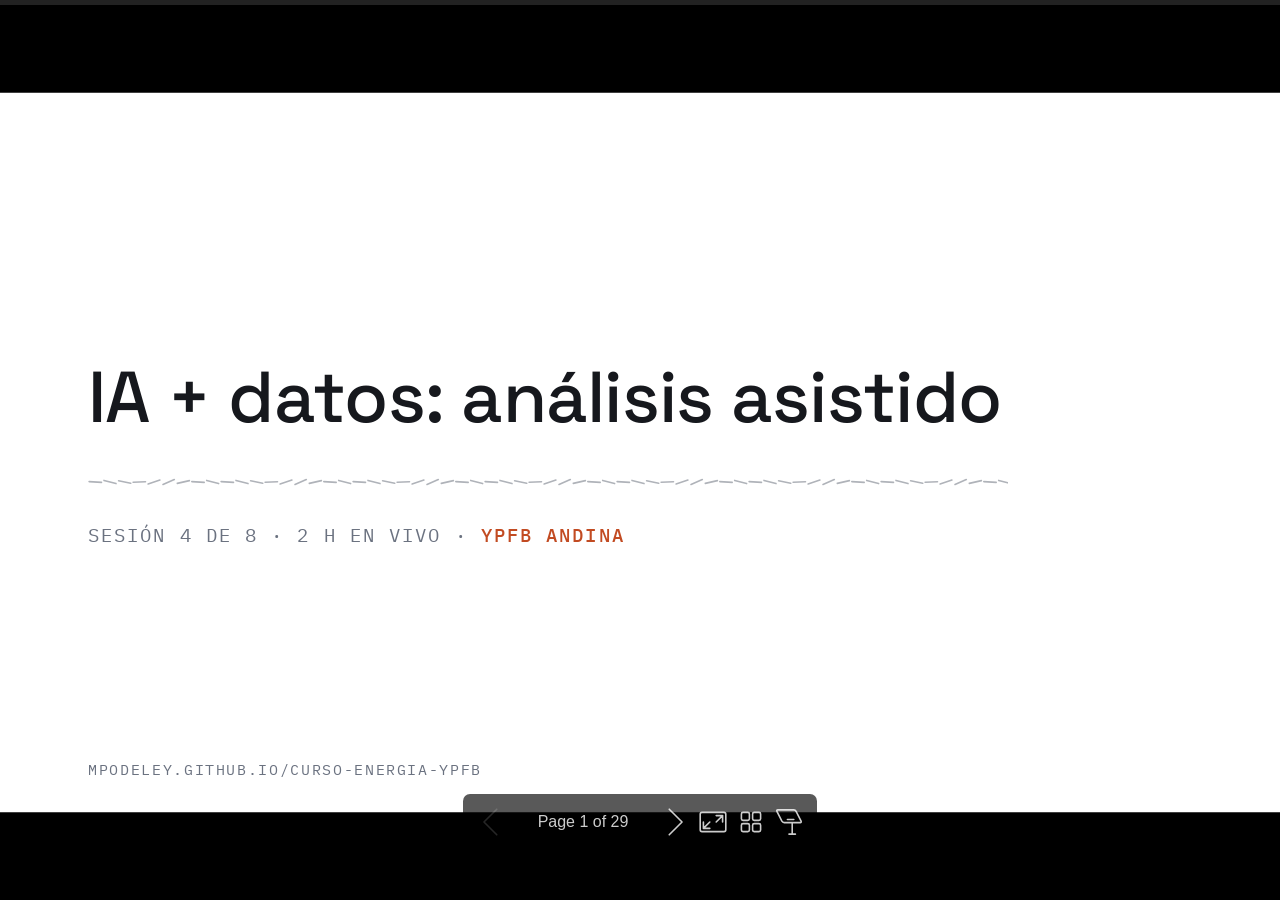
<file: slides/sesion-4.html>
<!DOCTYPE html><html lang="en-US"><head><title>IA + datos: análisis asistido</title><meta property="og:title" content="IA + datos: análisis asistido"><meta charset="UTF-8"><meta name="viewport" content="width=device-width,height=device-height,initial-scale=1.0"><meta name="apple-mobile-web-app-capable" content="yes"><meta http-equiv="X-UA-Compatible" content="ie=edge"><meta property="og:type" content="website"><meta name="twitter:card" content="summary"><style>@media screen{body[data-bespoke-view=""] .bespoke-marp-parent>.bespoke-marp-osc>button,body[data-bespoke-view=next] .bespoke-marp-parent>.bespoke-marp-osc>button,body[data-bespoke-view=overview] button.bespoke-marp-overview-close,body[data-bespoke-view=presenter] .bespoke-marp-presenter-container .bespoke-marp-presenter-info-container .bespoke-marp-presenter-info-page-area .bespoke-marp-presenter-info-page,body[data-bespoke-view=presenter] .bespoke-marp-presenter-container .bespoke-marp-presenter-info-container button,body[data-bespoke-view=presenter] .bespoke-marp-presenter-container .bespoke-marp-presenter-note-container button{appearance:none;background-color:initial;border:0;color:inherit;cursor:pointer;font-size:inherit;opacity:.8;outline:none;padding:0;transition:opacity .2s linear;-webkit-tap-highlight-color:transparent}body[data-bespoke-view=""] .bespoke-marp-parent>.bespoke-marp-osc>button:disabled,body[data-bespoke-view=next] .bespoke-marp-parent>.bespoke-marp-osc>button:disabled,body[data-bespoke-view=overview] button.bespoke-marp-overview-close:disabled,body[data-bespoke-view=presenter] .bespoke-marp-presenter-container .bespoke-marp-presenter-info-container .bespoke-marp-presenter-info-page-area .bespoke-marp-presenter-info-page:disabled,body[data-bespoke-view=presenter] .bespoke-marp-presenter-container .bespoke-marp-presenter-info-container button:disabled,body[data-bespoke-view=presenter] .bespoke-marp-presenter-container .bespoke-marp-presenter-note-container button:disabled{cursor:not-allowed;opacity:.15!important}body[data-bespoke-view=""] .bespoke-marp-parent>.bespoke-marp-osc>button:hover,body[data-bespoke-view=next] .bespoke-marp-parent>.bespoke-marp-osc>button:hover,body[data-bespoke-view=overview] button.bespoke-marp-overview-close:hover,body[data-bespoke-view=presenter] .bespoke-marp-presenter-container .bespoke-marp-presenter-info-container .bespoke-marp-presenter-info-page-area .bespoke-marp-presenter-info-page:hover,body[data-bespoke-view=presenter] .bespoke-marp-presenter-container .bespoke-marp-presenter-info-container button:hover,body[data-bespoke-view=presenter] .bespoke-marp-presenter-container .bespoke-marp-presenter-note-container button:hover{opacity:1}body[data-bespoke-view=""] .bespoke-marp-parent>.bespoke-marp-osc>button:hover:active,body[data-bespoke-view=next] .bespoke-marp-parent>.bespoke-marp-osc>button:hover:active,body[data-bespoke-view=overview] button.bespoke-marp-overview-close:hover:active,body[data-bespoke-view=presenter] .bespoke-marp-presenter-container .bespoke-marp-presenter-info-container .bespoke-marp-presenter-info-page-area .bespoke-marp-presenter-info-page:hover:active,body[data-bespoke-view=presenter] .bespoke-marp-presenter-container .bespoke-marp-presenter-info-container button:hover:active,body[data-bespoke-view=presenter] .bespoke-marp-presenter-container .bespoke-marp-presenter-note-container button:hover:active{opacity:.6}body[data-bespoke-view=""] .bespoke-marp-parent>.bespoke-marp-osc>button:hover:not(:disabled),body[data-bespoke-view=next] .bespoke-marp-parent>.bespoke-marp-osc>button:hover:not(:disabled),body[data-bespoke-view=overview] button.bespoke-marp-overview-close:hover:not(:disabled),body[data-bespoke-view=presenter] .bespoke-marp-presenter-container .bespoke-marp-presenter-info-container .bespoke-marp-presenter-info-page-area .bespoke-marp-presenter-info-page:hover:not(:disabled),body[data-bespoke-view=presenter] .bespoke-marp-presenter-container .bespoke-marp-presenter-info-container button:hover:not(:disabled),body[data-bespoke-view=presenter] .bespoke-marp-presenter-container .bespoke-marp-presenter-note-container button:hover:not(:disabled){transition:none}body[data-bespoke-view=""] .bespoke-marp-parent>.bespoke-marp-osc>button[data-bespoke-marp-osc=prev],body[data-bespoke-view=next] .bespoke-marp-parent>.bespoke-marp-osc>button[data-bespoke-marp-osc=prev],body[data-bespoke-view=presenter] .bespoke-marp-presenter-container .bespoke-marp-presenter-info-container button.bespoke-marp-presenter-info-page-prev{background:#0000 url("[data-uri]") no-repeat 50%;background-size:contain;overflow:hidden;text-indent:100%;white-space:nowrap}body[data-bespoke-view=""] .bespoke-marp-parent>.bespoke-marp-osc>button[data-bespoke-marp-osc=next],body[data-bespoke-view=next] .bespoke-marp-parent>.bespoke-marp-osc>button[data-bespoke-marp-osc=next],body[data-bespoke-view=presenter] .bespoke-marp-presenter-container .bespoke-marp-presenter-info-container button.bespoke-marp-presenter-info-page-next{background:#0000 url("[data-uri]") no-repeat 50%;background-size:contain;overflow:hidden;text-indent:100%;white-space:nowrap}:is(body[data-bespoke-view=""],body[data-bespoke-view=next]) .bespoke-marp-parent>.bespoke-marp-osc>button[data-bespoke-marp-osc=fullscreen]{background:#0000 url("[data-uri]") no-repeat 50%;background-size:contain;overflow:hidden;text-indent:100%;white-space:nowrap}:is(body[data-bespoke-view=""],body[data-bespoke-view=next]) .bespoke-marp-parent>.bespoke-marp-osc>button.exit[data-bespoke-marp-osc=fullscreen]{background-image:url("[data-uri]")}:is(body[data-bespoke-view=""],body[data-bespoke-view=next]) .bespoke-marp-parent>.bespoke-marp-osc>button[data-bespoke-marp-osc=presenter]{background:#0000 url("[data-uri]") no-repeat 50%;background-size:contain;overflow:hidden;text-indent:100%;white-space:nowrap}body[data-bespoke-view=overview] button.bespoke-marp-overview-close,body[data-bespoke-view=presenter] .bespoke-marp-presenter-container .bespoke-marp-presenter-note-container button.bespoke-marp-presenter-note-bigger{background:#0000 url("[data-uri]") no-repeat 50%;background-size:contain;overflow:hidden;text-indent:100%;white-space:nowrap}body[data-bespoke-view=presenter] .bespoke-marp-presenter-container .bespoke-marp-presenter-note-container button.bespoke-marp-presenter-note-smaller{background:#0000 url("[data-uri]") no-repeat 50%;background-size:contain;overflow:hidden;text-indent:100%;white-space:nowrap}:is(body[data-bespoke-view=""],body[data-bespoke-view=next]) .bespoke-marp-parent>.bespoke-marp-osc>button[data-bespoke-marp-osc=overview]{background:#0000 url("[data-uri]") no-repeat 50%;background-size:contain;overflow:hidden;text-indent:100%;white-space:nowrap}}@keyframes __bespoke_marp_transition_reduced_outgoing__{0%{opacity:1}to{opacity:0}}@keyframes __bespoke_marp_transition_reduced_incoming__{0%{mix-blend-mode:plus-lighter;opacity:0}to{mix-blend-mode:plus-lighter;opacity:1}}.bespoke-marp-note,.bespoke-marp-osc,.bespoke-progress-parent{display:none;transition:none}@media screen{::view-transition-group(*){animation-duration:var(--marp-bespoke-transition-animation-duration,.5s);animation-timing-function:ease}::view-transition-new(*),::view-transition-old(*){animation-delay:0s;animation-direction:var(--marp-bespoke-transition-animation-direction,normal);animation-duration:var(--marp-bespoke-transition-animation-duration,.5s);animation-fill-mode:both;animation-name:var(--marp-bespoke-transition-animation-name,var(--marp-bespoke-transition-animation-name-fallback,__bespoke_marp_transition_no_animation__));mix-blend-mode:normal}::view-transition-old(*){--marp-bespoke-transition-animation-name-fallback:__bespoke_marp_transition_reduced_outgoing__;animation-timing-function:ease}::view-transition-new(*){--marp-bespoke-transition-animation-name-fallback:__bespoke_marp_transition_reduced_incoming__;animation-timing-function:ease}::view-transition-new(root),::view-transition-old(root){animation-timing-function:linear}::view-transition-new(__bespoke_marp_transition_osc__),::view-transition-old(__bespoke_marp_transition_osc__){animation-duration:0s!important;animation-name:__bespoke_marp_transition_osc__!important}::view-transition-new(__bespoke_marp_transition_osc__){opacity:0!important}.bespoke-marp-transition-warming-up::view-transition-group(*),.bespoke-marp-transition-warming-up::view-transition-new(*),.bespoke-marp-transition-warming-up::view-transition-old(*){animation-play-state:paused!important}body,html{height:100%;margin:0}body{background:#000;overflow:hidden}svg.bespoke-marp-slide{content-visibility:hidden;interactivity:inert;opacity:0;pointer-events:none;z-index:-1}svg.bespoke-marp-slide:not(.bespoke-marp-active) *{view-transition-name:none!important}svg.bespoke-marp-slide.bespoke-marp-active{content-visibility:visible;interactivity:auto;opacity:1;pointer-events:auto;z-index:0}svg.bespoke-marp-slide.bespoke-marp-active.bespoke-marp-active-ready *{animation-name:__bespoke_marp__!important}@supports not (content-visibility:hidden){svg.bespoke-marp-slide[data-bespoke-marp-load=hideable]{display:none}svg.bespoke-marp-slide[data-bespoke-marp-load=hideable].bespoke-marp-active{display:block}}}@media screen and (prefers-reduced-motion:reduce){svg.bespoke-marp-slide *{view-transition-name:none!important}}@media screen{[data-bespoke-marp-fragment=inactive]{visibility:hidden}:is(body[data-bespoke-view=""],body[data-bespoke-view=next]) .bespoke-marp-parent{inset:0;position:absolute}:is(body[data-bespoke-view=""],body[data-bespoke-view=next]) .bespoke-marp-parent>.bespoke-marp-osc{background:#000000a6;border-radius:7px;bottom:50px;color:#fff;contain:paint;display:block;font-family:Helvetica,Arial,sans-serif;font-size:16px;left:50%;line-height:0;opacity:1;padding:12px;position:absolute;touch-action:manipulation;transform:translateX(-50%);transition:opacity .2s linear;-webkit-user-select:none;user-select:none;view-transition-name:__bespoke_marp_transition_osc__;white-space:nowrap;will-change:transform;z-index:1}:is(body[data-bespoke-view=""],body[data-bespoke-view=next]) .bespoke-marp-parent>.bespoke-marp-osc>:where(*){margin-left:6px}:is(body[data-bespoke-view=""],body[data-bespoke-view=next]) .bespoke-marp-parent>.bespoke-marp-osc>:where(*):where(:first-child){margin-left:0}:is(body[data-bespoke-view=""],body[data-bespoke-view=next]) .bespoke-marp-parent>.bespoke-marp-osc>span{opacity:.8}:is(body[data-bespoke-view=""],body[data-bespoke-view=next]) .bespoke-marp-parent>.bespoke-marp-osc>span[data-bespoke-marp-osc=page]{display:inline-block;min-width:140px;text-align:center}:is(body[data-bespoke-view=""],body[data-bespoke-view=next]) .bespoke-marp-parent>.bespoke-marp-osc>button[data-bespoke-marp-osc=fullscreen],:is(body[data-bespoke-view=""],body[data-bespoke-view=next]) .bespoke-marp-parent>.bespoke-marp-osc>button[data-bespoke-marp-osc=next],:is(body[data-bespoke-view=""],body[data-bespoke-view=next]) .bespoke-marp-parent>.bespoke-marp-osc>button[data-bespoke-marp-osc=overview],:is(body[data-bespoke-view=""],body[data-bespoke-view=next]) .bespoke-marp-parent>.bespoke-marp-osc>button[data-bespoke-marp-osc=presenter],:is(body[data-bespoke-view=""],body[data-bespoke-view=next]) .bespoke-marp-parent>.bespoke-marp-osc>button[data-bespoke-marp-osc=prev]{height:32px;line-height:32px;width:32px}:is(body[data-bespoke-view=""],body[data-bespoke-view=next]) .bespoke-marp-parent.bespoke-marp-inactive{cursor:none}:is(body[data-bespoke-view=""],body[data-bespoke-view=next]) .bespoke-marp-parent.bespoke-marp-inactive>.bespoke-marp-osc{opacity:0;pointer-events:none}:is(body[data-bespoke-view=""],body[data-bespoke-view=next]) svg.bespoke-marp-slide{height:100%;left:0;position:absolute;top:0;width:100%}body[data-bespoke-view=""] .bespoke-progress-parent{background:#222;display:flex;height:5px;width:100%}body[data-bespoke-view=""] .bespoke-progress-parent+:where(.bespoke-marp-parent){top:5px}body[data-bespoke-view=""] .bespoke-progress-parent .bespoke-progress-bar{background:#0288d1;flex:0 0 0;transition:flex-basis .2s cubic-bezier(0,1,1,1)}body[data-bespoke-view=next]{background:#0000}body[data-bespoke-view=presenter]{background:#161616}body[data-bespoke-view=presenter] .bespoke-marp-presenter-container{display:grid;font-family:Helvetica,Arial,sans-serif;grid-template:"current dragbar next" minmax(140px,1fr) "current dragbar note" 2fr "info    dragbar note" 3em;grid-template-columns:minmax(3px,var(--bespoke-marp-presenter-split-ratio,66%)) 0 minmax(3px,1fr);height:100%;left:0;position:absolute;top:0;width:100%}body[data-bespoke-view=presenter] .bespoke-marp-presenter-container :where(.bespoke-marp-parent){grid-area:current;overflow:hidden;position:relative}body[data-bespoke-view=presenter] .bespoke-marp-presenter-container :where(.bespoke-marp-parent) :where(svg.bespoke-marp-slide){height:calc(100% - 40px);left:20px;pointer-events:none;position:absolute;top:20px;-webkit-user-select:none;user-select:none;width:calc(100% - 40px)}body[data-bespoke-view=presenter] .bespoke-marp-presenter-container :where(.bespoke-marp-parent) :where(svg.bespoke-marp-slide).bespoke-marp-active{filter:drop-shadow(0 3px 10px rgba(0,0,0,.5))}body[data-bespoke-view=presenter] .bespoke-marp-presenter-container .bespoke-marp-presenter-dragbar-container{background:#0288d1;cursor:col-resize;grid-area:dragbar;margin-left:-3px;opacity:0;position:relative;transition:opacity .4s linear .1s;width:6px;z-index:10}body[data-bespoke-view=presenter] .bespoke-marp-presenter-container .bespoke-marp-presenter-dragbar-container:hover{opacity:1}body[data-bespoke-view=presenter] .bespoke-marp-presenter-container .bespoke-marp-presenter-dragbar-container.active{opacity:1;transition-delay:0s}body[data-bespoke-view=presenter] .bespoke-marp-presenter-container .bespoke-marp-presenter-next-container{background:#222;cursor:pointer;display:none;grid-area:next;overflow:hidden;position:relative}body[data-bespoke-view=presenter] .bespoke-marp-presenter-container .bespoke-marp-presenter-next-container.active{display:block}body[data-bespoke-view=presenter] .bespoke-marp-presenter-container .bespoke-marp-presenter-next-container iframe.bespoke-marp-presenter-next{background:#0000;border:0;display:block;filter:drop-shadow(0 3px 10px rgba(0,0,0,.5));height:calc(100% - 40px);left:20px;pointer-events:none;position:absolute;interactivity:inert;top:20px;-webkit-user-select:none;user-select:none;width:calc(100% - 40px)}body[data-bespoke-view=presenter] .bespoke-marp-presenter-container .bespoke-marp-presenter-note-container{background:#222;color:#eee;grid-area:note;position:relative;z-index:1}body[data-bespoke-view=presenter] .bespoke-marp-presenter-container .bespoke-marp-presenter-note-container button{height:1.5em;line-height:1.5em;width:1.5em}body[data-bespoke-view=presenter] .bespoke-marp-presenter-container .bespoke-marp-presenter-note-container .bespoke-marp-presenter-note-wrapper{display:block;inset:0;position:absolute}body[data-bespoke-view=presenter] .bespoke-marp-presenter-container .bespoke-marp-presenter-note-container .bespoke-marp-presenter-note-buttons{background:#000000a6;border-radius:4px;bottom:0;display:flex;gap:4px;margin:12px;opacity:0;padding:6px;pointer-events:none;position:absolute;right:0;transition:opacity .2s linear}body[data-bespoke-view=presenter] .bespoke-marp-presenter-container .bespoke-marp-presenter-note-container .bespoke-marp-presenter-note-buttons:focus-within,body[data-bespoke-view=presenter] .bespoke-marp-presenter-container .bespoke-marp-presenter-note-container .bespoke-marp-presenter-note-wrapper:focus-within+.bespoke-marp-presenter-note-buttons,body[data-bespoke-view=presenter] .bespoke-marp-presenter-container .bespoke-marp-presenter-note-container:hover .bespoke-marp-presenter-note-buttons{opacity:1;pointer-events:auto}body[data-bespoke-view=presenter] .bespoke-marp-presenter-container .bespoke-marp-presenter-note-container .bespoke-marp-note{box-sizing:border-box;font-size:calc(1.1em*var(--bespoke-marp-note-font-scale, 1));height:calc(100% - 40px);margin:20px;overflow:auto;padding-right:3px;white-space:pre-wrap;width:calc(100% - 40px);word-wrap:break-word;scrollbar-color:#eeeeee80 #0000;scrollbar-width:thin}body[data-bespoke-view=presenter] .bespoke-marp-presenter-container .bespoke-marp-presenter-note-container .bespoke-marp-note::-webkit-scrollbar{width:6px}body[data-bespoke-view=presenter] .bespoke-marp-presenter-container .bespoke-marp-presenter-note-container .bespoke-marp-note::-webkit-scrollbar-track{background:#0000}body[data-bespoke-view=presenter] .bespoke-marp-presenter-container .bespoke-marp-presenter-note-container .bespoke-marp-note::-webkit-scrollbar-thumb{background:#eeeeee80;border-radius:6px}body[data-bespoke-view=presenter] .bespoke-marp-presenter-container .bespoke-marp-presenter-note-container .bespoke-marp-note:empty{pointer-events:none}body[data-bespoke-view=presenter] .bespoke-marp-presenter-container .bespoke-marp-presenter-note-container .bespoke-marp-note.active{display:block}body[data-bespoke-view=presenter] .bespoke-marp-presenter-container .bespoke-marp-presenter-note-container .bespoke-marp-note p:first-child{margin-top:0}body[data-bespoke-view=presenter] .bespoke-marp-presenter-container .bespoke-marp-presenter-note-container .bespoke-marp-note p:last-child{margin-bottom:0}body[data-bespoke-view=presenter] .bespoke-marp-presenter-container .bespoke-marp-presenter-info-container{align-items:center;box-sizing:border-box;color:#eee;display:flex;flex-wrap:nowrap;grid-area:info;justify-content:center;overflow:hidden;padding:0 10px}body[data-bespoke-view=presenter] .bespoke-marp-presenter-container .bespoke-marp-presenter-info-container :is(.bespoke-marp-presenter-info-page-area,.bespoke-marp-presenter-info-time,.bespoke-marp-presenter-info-timer){box-sizing:border-box;display:block;padding:0 10px;white-space:nowrap;width:100%}body[data-bespoke-view=presenter] .bespoke-marp-presenter-container .bespoke-marp-presenter-info-container button{height:1.5em;line-height:1.5em;width:1.5em}body[data-bespoke-view=presenter] .bespoke-marp-presenter-container .bespoke-marp-presenter-info-container .bespoke-marp-presenter-info-page-area{order:2;text-align:center}body[data-bespoke-view=presenter] .bespoke-marp-presenter-container .bespoke-marp-presenter-info-container .bespoke-marp-presenter-info-page-area .bespoke-marp-presenter-info-page{display:inline-block;min-width:120px;text-align:center}body[data-bespoke-view=presenter] .bespoke-marp-presenter-container .bespoke-marp-presenter-info-container .bespoke-marp-presenter-info-time{color:#999;order:1;text-align:left}body[data-bespoke-view=presenter] .bespoke-marp-presenter-container .bespoke-marp-presenter-info-container .bespoke-marp-presenter-info-timer{color:#999;order:3;text-align:right}body[data-bespoke-view=presenter] .bespoke-marp-presenter-container .bespoke-marp-presenter-info-container .bespoke-marp-presenter-info-timer:hover{cursor:pointer}body[data-bespoke-view=overview]{background:#161616;overflow:auto}body[data-bespoke-view=overview] [data-bespoke-marp-fragment=inactive]{visibility:visible}body[data-bespoke-view=overview] .bespoke-marp-overview-header{backdrop-filter:blur(4px);background:#222222d9;box-shadow:0 3px 10px #00000080;box-sizing:border-box;display:flex;height:48px;inset:0 0 auto;justify-content:flex-end;padding:10px;position:fixed;z-index:1}body[data-bespoke-view=overview] button.bespoke-marp-overview-close{height:28px;line-height:28px;transform:rotate(45deg);width:28px}body[data-bespoke-view=overview] .bespoke-marp-parent{display:grid;gap:40px;grid-template-columns:repeat(auto-fit,minmax(0,240px));justify-content:space-around;padding:30px}body[data-bespoke-view=overview] .bespoke-marp-parent svg.bespoke-marp-slide{--bov-selected:#0000;--bov-focus:#161616;--bov-focus-outline:#0000;background-image:conic-gradient(#161616 0 0),conic-gradient(var(--bov-focus) 0 0),conic-gradient(var(--bov-focus-outline) 0 0),conic-gradient(var(--bov-selected) 0 0);background-position:5px 5px,3px 3px,2px 2px,0 0;background-repeat:no-repeat;background-size:calc(100% - 10px) calc(100% - 10px),calc(100% - 6px) calc(100% - 6px),calc(100% - 4px) calc(100% - 4px),100% 100%;content-visibility:visible;cursor:pointer;filter:drop-shadow(0 3px 10px rgba(0,0,0,.5));margin:-6px;padding:6px;interactivity:auto;opacity:1;outline:0;pointer-events:auto;scroll-margin-block:30px;width:100%;z-index:0}body[data-bespoke-view=overview] .bespoke-marp-parent svg.bespoke-marp-slide *,body[data-bespoke-view=overview] .bespoke-marp-parent svg.bespoke-marp-slide.bespoke-marp-active *{pointer-events:none;interactivity:inert}body[data-bespoke-view=overview] .bespoke-marp-parent :is(svg.bespoke-marp-slide:active,svg.bespoke-marp-slide:focus-visible,svg.bespoke-marp-slide:hover){--bov-focus-outline:#161616}body[data-bespoke-view=overview] .bespoke-marp-parent svg.bespoke-marp-slide:focus-visible,body[data-bespoke-view=overview] .bespoke-marp-parent svg.bespoke-marp-slide:hover{--bov-focus:#999}body[data-bespoke-view=overview] .bespoke-marp-parent svg.bespoke-marp-slide:active{--bov-focus:#eee}body[data-bespoke-view=overview] .bespoke-marp-parent svg.bespoke-marp-slide.bespoke-marp-active{--bov-selected:#0288d1}body[data-bespoke-view=overview]:has(.bespoke-marp-overview-header) .bespoke-marp-parent{padding-top:78px}body[data-bespoke-view=overview]:has(.bespoke-marp-overview-header) .bespoke-marp-parent svg.bespoke-marp-slide{scroll-margin-top:78px}.bespoke-marp-overview{background:#000000a6;inset:0;opacity:0;pointer-events:none;position:fixed;transition:opacity .1s ease;z-index:10}.bespoke-marp-overview iframe{background:#222;border:0;display:block;height:100%;left:0;position:absolute;top:0;width:100%}.bespoke-marp-overview[data-open="1"]{opacity:1;pointer-events:auto}}@media print{.bespoke-marp-overview,.bespoke-marp-presenter-info-container,.bespoke-marp-presenter-next-container,.bespoke-marp-presenter-note-container{display:none}}</style><style>div#\:\$p > svg > foreignObject > section{width:1280px;height:720px;box-sizing:border-box;overflow:hidden;position:relative;scroll-snap-align:center center;-webkit-text-size-adjust:100%;text-size-adjust:100%}div#\:\$p > svg > foreignObject > section::after{bottom:0;content:attr(data-marpit-pagination);padding:inherit;pointer-events:none;position:absolute;right:0}div#\:\$p > svg > foreignObject > section:not([data-marpit-pagination])::after{display:none}div#\:\$p > svg > foreignObject > section :where(:is(h1, marp-h1)){font-size:2em;margin-block:0.67em}div#\:\$p > svg > foreignObject > section section:where(:is(h1, marp-h1)){--marpit-root-font-size: 2em}div#\:\$p > svg > foreignObject > section video::-webkit-media-controls{will-change:transform}@page {size:1280px 720px;margin:0}@media print{html, body{background-color:#fff;margin:0;page-break-inside:avoid;break-inside:avoid-page}div#\:\$p > svg > foreignObject > section{page-break-before:always;break-before:page}div#\:\$p > svg > foreignObject > section, div#\:\$p > svg > foreignObject > section *{-webkit-print-color-adjust:exact!important;animation-delay:0s!important;animation-duration:0s!important;color-adjust:exact!important;print-color-adjust:exact!important;transition:none!important}div#\:\$p > svg[data-marpit-svg]{display:block;height:100vh;width:100vw}}@font-face {font-family:"IBM Plex Mono";font-style:normal;font-weight:400;font-display:block;src:url([data-uri]) format("woff2")}@font-face {font-family:"IBM Plex Mono";font-style:normal;font-weight:500;font-display:block;src:url([data-uri]) format("woff2")}@font-face {font-family:"IBM Plex Sans";font-style:normal;font-weight:400 600;font-display:block;src:url([data-uri]) format("woff2")}@font-face {font-family:"Space Grotesk";font-style:normal;font-weight:500 700;font-display:block;src:url([data-uri]) format("woff2")}div#\:\$p > svg > foreignObject > :where(section){container-type:size}div#\:\$p > svg > foreignObject > section img[data-marp-twemoji]{background:transparent;height:1em;margin:0 .05em 0 .1em;vertical-align:-.1em;width:1em}div#\:\$p > svg > foreignObject > :where(section):not([\20 root]){--bg: #ffffff;--surface-2: #f6f7f8;--border: #d9dce0;--border-soft: #e8eaed;--text: #16181d;--muted: #4a5361;--faint: #6b7280;--primary: #c24b22;--blue: #1f6a9b;--green: #147a5f;--gold: #8a6412;--near-black: #0f1012;--off-white: #f4f4f2;--disp: 'Space Grotesk', ui-sans-serif, system-ui, sans-serif;--body: 'IBM Plex Sans', ui-sans-serif, system-ui, sans-serif;--mono: 'IBM Plex Mono', ui-monospace, Menlo, monospace;--regla: url("data:image/svg+xml,%3Csvg%20xmlns%3D%22http%3A%2F%2Fwww.w3.org%2F2000%2Fsvg%22%20width%3D%22132%22%20height%3D%2220%22%20viewBox%3D%220%200%20132%2020%22%3E%3Cg%20stroke%3D%22%236e7480%22%20stroke-width%3D%221.6%22%20stroke-linecap%3D%22round%22%3E%3Cline%20x1%3D%221.1%22%20y1%3D%229.6%22%20x2%3D%2213.5%22%20y2%3D%2210.4%22%2F%3E%3Cline%20x1%3D%2216.0%22%20y1%3D%228.4%22%20x2%3D%2228.0%22%20y2%3D%2211.6%22%2F%3E%3Cline%20x1%3D%2230.6%22%20y1%3D%228.7%22%20x2%3D%2242.7%22%20y2%3D%2211.3%22%2F%3E%3Cline%20x1%3D%2245.1%22%20y1%3D%2210.3%22%20x2%3D%2257.5%22%20y2%3D%229.7%22%2F%3E%3Cline%20x1%3D%2260.1%22%20y1%3D%2212.0%22%20x2%3D%2271.9%22%20y2%3D%228.0%22%2F%3E%3Cline%20x1%3D%2275.0%22%20y1%3D%2212.5%22%20x2%3D%2286.3%22%20y2%3D%227.5%22%2F%3E%3Cline%20x1%3D%2289.3%22%20y1%3D%2211.4%22%20x2%3D%22101.4%22%20y2%3D%228.6%22%2F%3E%3Cline%20x1%3D%22103.8%22%20y1%3D%229.6%22%20x2%3D%22116.2%22%20y2%3D%2210.4%22%2F%3E%3Cline%20x1%3D%22118.7%22%20y1%3D%228.4%22%20x2%3D%22130.6%22%20y2%3D%2211.6%22%2F%3E%3C%2Fg%3E%3C%2Fsvg%3E");}div#\:\$p > svg > foreignObject > section{width:1280px;height:720px;padding:76px 88px 72px;background:var(--bg);color:var(--text);font-family:var(--body);font-size:27px;line-height:1.45;letter-spacing:0.002em;display:flex;flex-direction:column;justify-content:flex-start}div#\:\$p > svg > foreignObject > section{--marpit-root-font-size: 27px}div#\:\$p > svg > foreignObject > section :is(h1, marp-h1){font-family:var(--disp);font-weight:500;font-size:58px;line-height:1.12;letter-spacing:-0.01em;margin:0 0 24px}div#\:\$p > svg > foreignObject > section :is(h2, marp-h2){font-family:var(--disp);font-weight:500;font-size:42px;line-height:1.18;letter-spacing:-0.005em;margin:0 0 28px;max-width:22ch}div#\:\$p > svg > foreignObject > section :is(h3, marp-h3){font-family:var(--disp);font-weight:500;font-size:30px;line-height:1.25;margin:28px 0 12px}div#\:\$p > svg > foreignObject > section p{margin:0 0 20px;max-width:54ch}div#\:\$p > svg > foreignObject > section strong{font-weight:600}div#\:\$p > svg > foreignObject > section em{font-style:normal;color:var(--primary)}div#\:\$p > svg > foreignObject > section a{color:var(--primary);text-decoration-thickness:1px;text-underline-offset:3px}div#\:\$p > svg > foreignObject > section ul, div#\:\$p > svg > foreignObject > section ol{margin:0 0 20px;padding-left:0;max-width:52ch}div#\:\$p > svg > foreignObject > section ul{list-style:none}div#\:\$p > svg > foreignObject > section ul > li{position:relative;padding-left:34px;margin-bottom:16px}div#\:\$p > svg > foreignObject > section ul > li::before{content:'—';position:absolute;left:0;color:var(--primary)}div#\:\$p > svg > foreignObject > section ol{padding-left:34px}div#\:\$p > svg > foreignObject > section ol > li{margin-bottom:16px}div#\:\$p > svg > foreignObject > section li::marker{color:var(--faint)}div#\:\$p > svg > foreignObject > section li > ul, div#\:\$p > svg > foreignObject > section li > ol{margin:12px 0 0}div#\:\$p > svg > foreignObject > section li > ul > li{font-size:0.88em;color:var(--muted);margin-bottom:8px}div#\:\$p > svg > foreignObject > section code{font-family:var(--mono);font-size:0.86em;background:var(--surface-2);border:1px solid var(--border-soft);border-radius:5px;padding:2px 7px}div#\:\$p > svg > foreignObject > section :is(pre, marp-pre){font-family:var(--mono);font-size:22px;line-height:1.5;background:var(--surface-2);border:1px solid var(--border-soft);border-radius:10px;padding:24px 28px;overflow:hidden}div#\:\$p > svg > foreignObject > section :is(pre, marp-pre) code{background:none;border:none;padding:0;font-size:inherit}div#\:\$p > svg > foreignObject > section blockquote{border-left:3px solid var(--primary);padding-left:26px;margin:0 0 20px;color:var(--muted);max-width:42ch}div#\:\$p > svg > foreignObject > section table{border-collapse:collapse;font-size:23px;line-height:1.35;width:100%}div#\:\$p > svg > foreignObject > section th{font-family:var(--mono);font-size:15px;font-weight:500;letter-spacing:0.13em;text-transform:uppercase;color:var(--faint);text-align:left;padding:0 20px 12px 0;border-bottom:1px solid var(--border)}div#\:\$p > svg > foreignObject > section td{padding:14px 20px 14px 0;border-bottom:1px solid var(--border-soft);vertical-align:top}div#\:\$p > svg > foreignObject > section tr:last-child td{border-bottom:none}div#\:\$p > svg > foreignObject > section td:nth-child(2){font-family:var(--mono);font-size:20px;color:var(--muted);white-space:nowrap}div#\:\$p > svg > foreignObject > section img{display:block}div#\:\$p > svg > foreignObject > section header, div#\:\$p > svg > foreignObject > section footer, div#\:\$p > svg > foreignObject > section::after{font-family:var(--mono);font-size:15px;font-weight:400;letter-spacing:0.11em;text-transform:uppercase;color:var(--faint)}div#\:\$p > svg > foreignObject > section::after{--marpit-root-font-size: 15px}div#\:\$p > svg > foreignObject > section header{position:absolute;top:34px;left:88px;right:88px}div#\:\$p > svg > foreignObject > section header strong{color:var(--primary);font-weight:500}div#\:\$p > svg > foreignObject > section footer{position:absolute;bottom:32px;left:88px}div#\:\$p > svg > foreignObject > section::after{bottom:32px;right:88px;left:auto;padding:0;content:attr(data-marpit-pagination) ' / ' attr(data-marpit-pagination-total)}div#\:\$p > svg > foreignObject > section.portada{justify-content:center;padding:76px 88px}div#\:\$p > svg > foreignObject > section.portada :is(h1, marp-h1){font-size:72px;max-width:20ch;margin-bottom:0}div#\:\$p > svg > foreignObject > section.portada :is(h1, marp-h1)::after{content:'';display:block;height:20px;margin:34px 0 30px;opacity:0.55;background:var(--regla) repeat-x left center / 132px 20px}div#\:\$p > svg > foreignObject > section.portada p{font-family:var(--mono);font-size:19px;letter-spacing:0.11em;text-transform:uppercase;color:var(--faint);max-width:none;margin:0}div#\:\$p > svg > foreignObject > section.portada strong{color:var(--primary);font-weight:500}div#\:\$p > svg > foreignObject > section.portada img{position:absolute;right:88px;bottom:76px}div#\:\$p > svg > foreignObject > section.portada header{display:none}div#\:\$p > svg > foreignObject > section.portada[data-marpit-pagination]::after{display:none}div#\:\$p > svg > foreignObject > section.seccion{background:var(--near-black);color:var(--off-white);justify-content:center}div#\:\$p > svg > foreignObject > section.seccion :is(h2, marp-h2){font-size:60px;color:var(--off-white);margin-bottom:18px;max-width:20ch}div#\:\$p > svg > foreignObject > section.seccion p{font-family:var(--mono);font-size:19px;letter-spacing:0.11em;text-transform:uppercase;color:#9aa0aa;max-width:none;margin:0}div#\:\$p > svg > foreignObject > section.seccion strong{color:#ff9576;font-weight:500}div#\:\$p > svg > foreignObject > section.seccion header, div#\:\$p > svg > foreignObject > section.seccion footer{color:#6e7480}div#\:\$p > svg > foreignObject > section.seccion::after{color:#6e7480}div#\:\$p > svg > foreignObject > section.panel{justify-content:center;align-items:center;text-align:center;background:var(--surface-2)}div#\:\$p > svg > foreignObject > section.panel :is(h2, marp-h2){font-size:50px;max-width:24ch;margin-bottom:26px}div#\:\$p > svg > foreignObject > section.panel p{max-width:40ch;color:var(--muted)}div#\:\$p > svg > foreignObject > section.panel code{font-size:30px;font-weight:500;background:var(--bg);border-color:var(--border);padding:12px 22px;color:var(--primary)}div#\:\$p > svg > foreignObject > section.panel img{margin:30px auto 0}div#\:\$p > svg > foreignObject > section.panel ul{text-align:left}div#\:\$p > svg > foreignObject > section.cita{justify-content:center;padding:76px 120px}div#\:\$p > svg > foreignObject > section.cita :is(h2, marp-h2){font-size:56px;line-height:1.2;max-width:24ch;margin:0}div#\:\$p > svg > foreignObject > section.cita p{font-size:30px;color:var(--muted);max-width:38ch;margin:30px 0 0}div#\:\$p > svg > foreignObject > section.cita strong{color:var(--primary);font-weight:500}div#\:\$p > svg > foreignObject > section.cita header, div#\:\$p > svg > foreignObject > section.cita footer{display:none}div#\:\$p > svg > foreignObject > section.cita[data-marpit-pagination]::after{display:none}div#\:\$p > svg > foreignObject > section.acentos ul > li:nth-child(2)::before{color:var(--blue)}div#\:\$p > svg > foreignObject > section.acentos ul > li:nth-child(3)::before{color:var(--green)}div#\:\$p > svg > foreignObject > section.acentos ul > li:nth-child(4)::before{color:var(--gold)}div#\:\$p > svg > foreignObject > section[data-marpit-advanced-background="background"]{columns:initial!important;display:block!important;padding:0!important}div#\:\$p > svg > foreignObject > section[data-marpit-advanced-background="background"]::before, div#\:\$p > svg > foreignObject > section[data-marpit-advanced-background="background"]::after, div#\:\$p > svg > foreignObject > section[data-marpit-advanced-background="content"]::before, div#\:\$p > svg > foreignObject > section[data-marpit-advanced-background="content"]::after{display:none!important}div#\:\$p > svg > foreignObject > section[data-marpit-advanced-background="background"] > div[data-marpit-advanced-background-container]{all:initial;display:flex;flex-direction:row;height:100%;overflow:hidden;width:100%}div#\:\$p > svg > foreignObject > section[data-marpit-advanced-background="background"] > div[data-marpit-advanced-background-container][data-marpit-advanced-background-direction="vertical"]{flex-direction:column}div#\:\$p > svg > foreignObject > section[data-marpit-advanced-background="background"][data-marpit-advanced-background-split] > div[data-marpit-advanced-background-container]{width:var(--marpit-advanced-background-split, 50%)}div#\:\$p > svg > foreignObject > section[data-marpit-advanced-background="background"][data-marpit-advanced-background-split="right"] > div[data-marpit-advanced-background-container]{margin-left:calc(100% - var(--marpit-advanced-background-split, 50%))}div#\:\$p > svg > foreignObject > section[data-marpit-advanced-background="background"] > div[data-marpit-advanced-background-container] > figure{all:initial;background-position:center;background-repeat:no-repeat;background-size:cover;flex:auto;margin:0}div#\:\$p > svg > foreignObject > section[data-marpit-advanced-background="background"] > div[data-marpit-advanced-background-container] > figure > figcaption{position:absolute;border:0;clip:rect(0, 0, 0, 0);height:1px;margin:-1px;overflow:hidden;padding:0;white-space:nowrap;width:1px}div#\:\$p > svg > foreignObject > section[data-marpit-advanced-background="content"], div#\:\$p > svg > foreignObject > section[data-marpit-advanced-background="pseudo"]{background:transparent!important}div#\:\$p > svg > foreignObject > section[data-marpit-advanced-background="pseudo"], div#\:\$p > svg[data-marpit-svg] > foreignObject[data-marpit-advanced-background="pseudo"]{pointer-events:none!important}div#\:\$p > svg > foreignObject > section[data-marpit-advanced-background-split]{width:100%;height:100%}
</style></head><body><div class="bespoke-progress-parent"><div class="bespoke-progress-bar"></div></div><div class="bespoke-marp-osc"><button data-bespoke-marp-osc="prev" tabindex="-1" title="Previous slide">Previous slide</button><span data-bespoke-marp-osc="page"></span><button data-bespoke-marp-osc="next" tabindex="-1" title="Next slide">Next slide</button><button data-bespoke-marp-osc="fullscreen" tabindex="-1" title="Toggle fullscreen (f)">Toggle fullscreen</button><button data-bespoke-marp-osc="overview" tabindex="-1" title="Toggle overview view (o)">Toggle overview view</button><button data-bespoke-marp-osc="presenter" tabindex="-1" title="Open presenter view (p)">Open presenter view</button></div><div id=":$p"><svg data-marpit-svg="" viewBox="0 0 1280 720"><foreignObject width="1280" height="720"><section id="1" data-paginate="true" data-header="IA generativa · petróleo y gas · **Sesión 4**" data-footer="mpodeley.github.io/curso-energia-ypfb" data-class="portada" data-theme="podeley" lang="en-US" class="portada" data-marpit-pagination="1" style="--paginate:true;--header:IA generativa · petróleo y gas · **Sesión 4**;--footer:mpodeley.github.io/curso-energia-ypfb;--class:portada;--theme:podeley;" data-marpit-pagination-total="29">
<header>IA generativa · petróleo y gas · <strong>Sesión 4</strong></header>

<h1 id="ia--datos-an%C3%A1lisis-asistido">IA + datos: análisis asistido</h1>
<p>Sesión 4 de 8 · 2 h en vivo · <strong>YPFB Andina</strong></p>
<footer>mpodeley.github.io/curso-energia-ypfb</footer>
</section>
</foreignObject></svg><svg data-marpit-svg="" viewBox="0 0 1280 720"><foreignObject width="1280" height="720"><section id="2" data-paginate="true" data-header="IA generativa · petróleo y gas · **Sesión 4**" data-footer="mpodeley.github.io/curso-energia-ypfb" data-theme="podeley" lang="en-US" data-marpit-pagination="2" style="--paginate:true;--header:IA generativa · petróleo y gas · **Sesión 4**;--footer:mpodeley.github.io/curso-energia-ypfb;--theme:podeley;" data-marpit-pagination-total="29">
<header>IA generativa · petróleo y gas · <strong>Sesión 4</strong></header>
<h2 id="hoy">Hoy</h2>
<table>
<thead>
<tr>
<th>Bloque</th>
<th>Tiempo</th>
<th>Qué hacemos</th>
</tr>
</thead>
<tbody>
<tr>
<td>Apertura y entrada al sitio</td>
<td>5 min</td>
<td>El PIN de siempre y las ventanas del día</td>
</tr>
<tr>
<td>Repaso de la tarea</td>
<td>10 min</td>
<td>El antes y el después de sus prompts</td>
</tr>
<tr>
<td>La planilla y el copiloto</td>
<td>30 min</td>
<td>Subimos producción real del Capítulo IV, pedimos análisis y leemos el código juntos</td>
</tr>
<tr>
<td>De PDF a tabla</td>
<td>30 min</td>
<td>El pronóstico oficial de YPFB sacado de un PDF, verificado número por número entre todos</td>
</tr>
<tr>
<td>Declinación en vivo</td>
<td>25 min</td>
<td>Pozos reales de Salta: ajustamos entre todos y discutimos qué no dice la curva</td>
</tr>
<tr>
<td>Qué se puede afirmar</td>
<td>10 min</td>
<td>De los tres análisis: qué conclusión firmarías y cuál necesita más trabajo</td>
</tr>
<tr>
<td>Cierre y tarea</td>
<td>10 min</td>
<td>La tarea de la sesión 5</td>
</tr>
</tbody>
</table>
<footer>mpodeley.github.io/curso-energia-ypfb</footer>
</section>
</foreignObject></svg><svg data-marpit-svg="" viewBox="0 0 1280 720"><foreignObject width="1280" height="720"><section id="3" data-paginate="true" data-header="IA generativa · petróleo y gas · **Sesión 4**" data-footer="mpodeley.github.io/curso-energia-ypfb" data-theme="podeley" lang="en-US" data-marpit-pagination="3" style="--paginate:true;--header:IA generativa · petróleo y gas · **Sesión 4**;--footer:mpodeley.github.io/curso-energia-ypfb;--theme:podeley;" data-marpit-pagination-total="29">
<header>IA generativa · petróleo y gas · <strong>Sesión 4</strong></header>
<h2 id="al-final-de-esta-sesi%C3%B3n-van-a-poder">Al final de esta sesión van a poder</h2>
<ul>
<li>Analizar un <strong>CSV de producción</strong> con el chatbot como copiloto</li>
<li>Extraer datos de <strong>PDFs oficiales</strong> y verificarlos contra el original</li>
<li>Ajustar una curva de declinación <strong>sobre datos reales de un pozo</strong></li>
</ul>
<footer>mpodeley.github.io/curso-energia-ypfb</footer>
</section>
</foreignObject></svg><svg data-marpit-svg="" viewBox="0 0 1280 720"><foreignObject width="1280" height="720"><section id="4" data-paginate="true" data-header="IA generativa · petróleo y gas · **Sesión 4**" data-footer="mpodeley.github.io/curso-energia-ypfb" data-class="panel" data-theme="podeley" lang="en-US" class="panel" data-marpit-pagination="4" style="--paginate:true;--header:IA generativa · petróleo y gas · **Sesión 4**;--footer:mpodeley.github.io/curso-energia-ypfb;--class:panel;--theme:podeley;" data-marpit-pagination-total="29">
<header>IA generativa · petróleo y gas · <strong>Sesión 4</strong></header>

<h2 id="entr%C3%A1-al-sitio-como-ayer">Entrá al sitio, como ayer</h2>
<p><code>mpodeley.github.io/curso-energia-ypfb</code></p>
<p>Hoy usamos la página de la sesión 4, y un chatbot que acepte archivos: vamos a darle de comer
planillas y PDFs.</p>
<footer>mpodeley.github.io/curso-energia-ypfb</footer>
</section>
</foreignObject></svg><svg data-marpit-svg="" viewBox="0 0 1280 720"><foreignObject width="1280" height="720"><section id="5" data-paginate="true" data-header="IA generativa · petróleo y gas · **Sesión 4**" data-footer="mpodeley.github.io/curso-energia-ypfb" data-class="seccion" data-theme="podeley" lang="en-US" class="seccion" data-marpit-pagination="5" style="--paginate:true;--header:IA generativa · petróleo y gas · **Sesión 4**;--footer:mpodeley.github.io/curso-energia-ypfb;--class:seccion;--theme:podeley;" data-marpit-pagination-total="29">
<header>IA generativa · petróleo y gas · <strong>Sesión 4</strong></header>

<h2 id="repaso-de-la-tarea">Repaso de la tarea</h2>
<p>Bloque 1 de 6 · <strong>10 min</strong></p>
<footer>mpodeley.github.io/curso-energia-ypfb</footer>
</section>
</foreignObject></svg><svg data-marpit-svg="" viewBox="0 0 1280 720"><foreignObject width="1280" height="720"><section id="6" data-paginate="true" data-header="IA generativa · petróleo y gas · **Sesión 4**" data-footer="mpodeley.github.io/curso-energia-ypfb" data-theme="podeley" lang="en-US" data-marpit-pagination="6" style="--paginate:true;--header:IA generativa · petróleo y gas · **Sesión 4**;--footer:mpodeley.github.io/curso-energia-ypfb;--theme:podeley;" data-marpit-pagination-total="29">
<header>IA generativa · petróleo y gas · <strong>Sesión 4</strong></header>
<h2 id="el-antes-y-el-despu%C3%A9s">El antes y el después</h2>
<p>Una ronda: tu primer prompt, el que funcionó, y qué pieza hizo la diferencia.</p>
<footer>mpodeley.github.io/curso-energia-ypfb</footer>
</section>
</foreignObject></svg><svg data-marpit-svg="" viewBox="0 0 1280 720"><foreignObject width="1280" height="720"><section id="7" data-paginate="true" data-header="IA generativa · petróleo y gas · **Sesión 4**" data-footer="mpodeley.github.io/curso-energia-ypfb" data-class="seccion" data-theme="podeley" lang="en-US" class="seccion" data-marpit-pagination="7" style="--paginate:true;--header:IA generativa · petróleo y gas · **Sesión 4**;--footer:mpodeley.github.io/curso-energia-ypfb;--class:seccion;--theme:podeley;" data-marpit-pagination-total="29">
<header>IA generativa · petróleo y gas · <strong>Sesión 4</strong></header>

<h2 id="la-planilla-y-el-copiloto">La planilla y el copiloto</h2>
<p>Bloque 2 de 6 · <strong>30 min</strong></p>
<footer>mpodeley.github.io/curso-energia-ypfb</footer>
</section>
</foreignObject></svg><svg data-marpit-svg="" viewBox="0 0 1280 720"><foreignObject width="1280" height="720"><section id="8" data-paginate="true" data-header="IA generativa · petróleo y gas · **Sesión 4**" data-footer="mpodeley.github.io/curso-energia-ypfb" data-theme="podeley" lang="en-US" data-marpit-pagination="8" style="--paginate:true;--header:IA generativa · petróleo y gas · **Sesión 4**;--footer:mpodeley.github.io/curso-energia-ypfb;--theme:podeley;" data-marpit-pagination-total="29">
<header>IA generativa · petróleo y gas · <strong>Sesión 4</strong></header>
<h2 id="hoy-el-modelo-escribe-c%C3%B3digo">Hoy el modelo escribe código</h2>
<p>Le das una tabla y le pedís un análisis. Ya no genera solo prosa: <strong>genera código, lo corre y te
devuelve el resultado</strong>.</p>
<p>Cuando escribía un párrafo, el error se leía. Ahora el error se esconde detrás de un número que
parece razonable.</p>
<footer>mpodeley.github.io/curso-energia-ypfb</footer>
</section>
</foreignObject></svg><svg data-marpit-svg="" viewBox="0 0 1280 720"><foreignObject width="1280" height="720"><section id="9" data-paginate="true" data-header="IA generativa · petróleo y gas · **Sesión 4**" data-footer="mpodeley.github.io/curso-energia-ypfb" data-class="panel" data-theme="podeley" lang="en-US" class="panel" data-marpit-pagination="9" style="--paginate:true;--header:IA generativa · petróleo y gas · **Sesión 4**;--footer:mpodeley.github.io/curso-energia-ypfb;--class:panel;--theme:podeley;" data-marpit-pagination-total="29">
<header>IA generativa · petróleo y gas · <strong>Sesión 4</strong></header>

<h2 id="demo-producci%C3%B3n-del-cap%C3%ADtulo-iv">Demo: producción del Capítulo IV</h2>
<p>Un año de producción real de la cuenca Noroeste, pozo por pozo. Miren qué le pido, qué código
escribe, y <strong>dónde decido creerle</strong>.</p>
<footer>mpodeley.github.io/curso-energia-ypfb</footer>
</section>
</foreignObject></svg><svg data-marpit-svg="" viewBox="0 0 1280 720"><foreignObject width="1280" height="720"><section id="10" data-paginate="true" data-header="IA generativa · petróleo y gas · **Sesión 4**" data-footer="mpodeley.github.io/curso-energia-ypfb" data-theme="podeley" lang="en-US" data-marpit-pagination="10" style="--paginate:true;--header:IA generativa · petróleo y gas · **Sesión 4**;--footer:mpodeley.github.io/curso-energia-ypfb;--theme:podeley;" data-marpit-pagination-total="29">
<header>IA generativa · petróleo y gas · <strong>Sesión 4</strong></header>
<h2 id="le%C3%A9-el-c%C3%B3digo-no-solo-el-resultado">Leé el código, no solo el resultado</h2>
<ul>
<li>Pedile <strong>siempre</strong> que muestre el código, no solo la respuesta</li>
<li>Pedile que el código <strong>informe cuántas filas</strong> entran y cuántas quedan en cada filtro</li>
<li>Comprobá <strong>un caso a mano</strong>, uno solo, que puedas rastrear en la planilla original</li>
</ul>
<p>Si ese caso cierra, casi siempre cierra el resto. Si no cierra, no hay nada más que discutir.</p>
<footer>mpodeley.github.io/curso-energia-ypfb</footer>
</section>
</foreignObject></svg><svg data-marpit-svg="" viewBox="0 0 1280 720"><foreignObject width="1280" height="720"><section id="11" data-paginate="true" data-header="IA generativa · petróleo y gas · **Sesión 4**" data-footer="mpodeley.github.io/curso-energia-ypfb" data-class="cita" data-theme="podeley" lang="en-US" class="cita" data-marpit-pagination="11" style="--paginate:true;--header:IA generativa · petróleo y gas · **Sesión 4**;--footer:mpodeley.github.io/curso-energia-ypfb;--class:cita;--theme:podeley;" data-marpit-pagination-total="29">
<header>IA generativa · petróleo y gas · <strong>Sesión 4</strong></header>

<h2 id="un-n%C3%BAmero-que-parece-razonable-no-es-un-n%C3%BAmero-verificado">Un número que parece razonable no es un número <strong>verificado</strong></h2>
<footer>mpodeley.github.io/curso-energia-ypfb</footer>
</section>
</foreignObject></svg><svg data-marpit-svg="" viewBox="0 0 1280 720"><foreignObject width="1280" height="720"><section id="12" data-paginate="true" data-header="IA generativa · petróleo y gas · **Sesión 4**" data-footer="mpodeley.github.io/curso-energia-ypfb" data-class="seccion" data-theme="podeley" lang="en-US" class="seccion" data-marpit-pagination="12" style="--paginate:true;--header:IA generativa · petróleo y gas · **Sesión 4**;--footer:mpodeley.github.io/curso-energia-ypfb;--class:seccion;--theme:podeley;" data-marpit-pagination-total="29">
<header>IA generativa · petróleo y gas · <strong>Sesión 4</strong></header>

<h2 id="de-pdf-a-tabla">De PDF a tabla</h2>
<p>Bloque 3 de 6 · <strong>30 min</strong></p>
<footer>mpodeley.github.io/curso-energia-ypfb</footer>
</section>
</foreignObject></svg><svg data-marpit-svg="" viewBox="0 0 1280 720"><foreignObject width="1280" height="720"><section id="13" data-paginate="true" data-header="IA generativa · petróleo y gas · **Sesión 4**" data-footer="mpodeley.github.io/curso-energia-ypfb" data-theme="podeley" lang="en-US" data-marpit-pagination="13" style="--paginate:true;--header:IA generativa · petróleo y gas · **Sesión 4**;--footer:mpodeley.github.io/curso-energia-ypfb;--theme:podeley;" data-marpit-pagination-total="29">
<header>IA generativa · petróleo y gas · <strong>Sesión 4</strong></header>
<h2 id="el-ejercicio-boliviano">El ejercicio boliviano</h2>
<p>Los datos públicos de producción de Bolivia viven en <strong>boletines en PDF</strong>: YPFB y la Agencia
Nacional de Hidrocarburos (ANH) publican así.</p>
<p>Sacar esa tabla a mano es una tarde. Extraerla con el modelo es un minuto, más <strong>la verificación</strong>,
que es la parte que nadie cuenta.</p>
<footer>mpodeley.github.io/curso-energia-ypfb</footer>
</section>
</foreignObject></svg><svg data-marpit-svg="" viewBox="0 0 1280 720"><foreignObject width="1280" height="720"><section id="14" data-paginate="true" data-header="IA generativa · petróleo y gas · **Sesión 4**" data-footer="mpodeley.github.io/curso-energia-ypfb" data-class="panel" data-theme="podeley" lang="en-US" class="panel" data-marpit-pagination="14" style="--paginate:true;--header:IA generativa · petróleo y gas · **Sesión 4**;--footer:mpodeley.github.io/curso-energia-ypfb;--class:panel;--theme:podeley;" data-marpit-pagination-total="29">
<header>IA generativa · petróleo y gas · <strong>Sesión 4</strong></header>

<h2 id="demo-del-pdf-a-la-tabla">Demo: del PDF a la tabla</h2>
<p>La rendición pública de cuentas final 2025 de YPFB, real. Le pedimos la producción de gas y su
pronóstico oficial, en tabla, con las unidades.</p>
<footer>mpodeley.github.io/curso-energia-ypfb</footer>
</section>
</foreignObject></svg><svg data-marpit-svg="" viewBox="0 0 1280 720"><foreignObject width="1280" height="720"><section id="15" data-paginate="true" data-header="IA generativa · petróleo y gas · **Sesión 4**" data-footer="mpodeley.github.io/curso-energia-ypfb" data-class="panel" data-theme="podeley" lang="en-US" class="panel" data-marpit-pagination="15" style="--paginate:true;--header:IA generativa · petróleo y gas · **Sesión 4**;--footer:mpodeley.github.io/curso-energia-ypfb;--class:panel;--theme:podeley;" data-marpit-pagination-total="29">
<header>IA generativa · petróleo y gas · <strong>Sesión 4</strong></header>

<h2 id="verifiquemos-n%C3%BAmero-por-n%C3%BAmero">Verifiquemos número por número</h2>
<p>Se reparte: cada uno toma <strong>un tramo de años</strong> de la tabla extraída y lo compara contra el PDF
original. &quot;Cierra&quot; o &quot;no cierra&quot;, por el chat.</p>
<footer>mpodeley.github.io/curso-energia-ypfb</footer>
</section>
</foreignObject></svg><svg data-marpit-svg="" viewBox="0 0 1280 720"><foreignObject width="1280" height="720"><section id="16" data-paginate="true" data-header="IA generativa · petróleo y gas · **Sesión 4**" data-footer="mpodeley.github.io/curso-energia-ypfb" data-theme="podeley" lang="en-US" data-marpit-pagination="16" style="--paginate:true;--header:IA generativa · petróleo y gas · **Sesión 4**;--footer:mpodeley.github.io/curso-energia-ypfb;--theme:podeley;" data-marpit-pagination-total="29">
<header>IA generativa · petróleo y gas · <strong>Sesión 4</strong></header>
<h2 id="qu%C3%A9-encontramos">Qué encontramos</h2>
<p>Lo típico: casi todo cierra, y <strong>algo no cierra</strong>. Un dígito bailado, un año corrido de lugar,
una serie tomada por otra.</p>
<p>El error de extracción no avisa. Por eso la verificación no es opcional, y por eso se hace
número por número.</p>
<footer>mpodeley.github.io/curso-energia-ypfb</footer>
</section>
</foreignObject></svg><svg data-marpit-svg="" viewBox="0 0 1280 720"><foreignObject width="1280" height="720"><section id="17" data-paginate="true" data-header="IA generativa · petróleo y gas · **Sesión 4**" data-footer="mpodeley.github.io/curso-energia-ypfb" data-class="seccion" data-theme="podeley" lang="en-US" class="seccion" data-marpit-pagination="17" style="--paginate:true;--header:IA generativa · petróleo y gas · **Sesión 4**;--footer:mpodeley.github.io/curso-energia-ypfb;--class:seccion;--theme:podeley;" data-marpit-pagination-total="29">
<header>IA generativa · petróleo y gas · <strong>Sesión 4</strong></header>

<h2 id="declinaci%C3%B3n-en-vivo">Declinación en vivo</h2>
<p>Bloque 4 de 6 · <strong>25 min</strong></p>
<footer>mpodeley.github.io/curso-energia-ypfb</footer>
</section>
</foreignObject></svg><svg data-marpit-svg="" viewBox="0 0 1280 720"><foreignObject width="1280" height="720"><section id="18" data-paginate="true" data-header="IA generativa · petróleo y gas · **Sesión 4**" data-footer="mpodeley.github.io/curso-energia-ypfb" data-theme="podeley" lang="en-US" data-marpit-pagination="18" style="--paginate:true;--header:IA generativa · petróleo y gas · **Sesión 4**;--footer:mpodeley.github.io/curso-energia-ypfb;--theme:podeley;" data-marpit-pagination-total="29">
<header>IA generativa · petróleo y gas · <strong>Sesión 4</strong></header>
<h2 id="de-la-sesi%C3%B3n-1-a-hoy">De la sesión 1 a hoy</h2>
<p>En la sesión 1 el pozo era de escuela: dos perillas y una respuesta exacta escondida.</p>
<p>Hoy: la <strong>tercera perilla</strong>, el eje logarítmico, la acumulada a 30 años, y <strong>seis pozos reales</strong>
de Aguaragüe, Ramos y Acambuco que nadie diseñó para que ajustaran.</p>
<footer>mpodeley.github.io/curso-energia-ypfb</footer>
</section>
</foreignObject></svg><svg data-marpit-svg="" viewBox="0 0 1280 720"><foreignObject width="1280" height="720"><section id="19" data-paginate="true" data-header="IA generativa · petróleo y gas · **Sesión 4**" data-footer="mpodeley.github.io/curso-energia-ypfb" data-class="panel" data-theme="podeley" lang="en-US" class="panel" data-marpit-pagination="19" style="--paginate:true;--header:IA generativa · petróleo y gas · **Sesión 4**;--footer:mpodeley.github.io/curso-energia-ypfb;--class:panel;--theme:podeley;" data-marpit-pagination-total="29">
<header>IA generativa · petróleo y gas · <strong>Sesión 4</strong></header>

<h2 id="primero-un-pozo-de-escuela">Primero, un pozo de escuela</h2>
<p>Abrí el laboratorio de declinación en la página. Dos minutos con el <strong>pozo de escuela 2</strong>: la
tercera perilla, contra una curva que tiene respuesta exacta.</p>
<footer>mpodeley.github.io/curso-energia-ypfb</footer>
</section>
</foreignObject></svg><svg data-marpit-svg="" viewBox="0 0 1280 720"><foreignObject width="1280" height="720"><section id="20" data-paginate="true" data-header="IA generativa · petróleo y gas · **Sesión 4**" data-footer="mpodeley.github.io/curso-energia-ypfb" data-class="panel" data-theme="podeley" lang="en-US" class="panel" data-marpit-pagination="20" style="--paginate:true;--header:IA generativa · petróleo y gas · **Sesión 4**;--footer:mpodeley.github.io/curso-energia-ypfb;--class:panel;--theme:podeley;" data-marpit-pagination-total="29">
<header>IA generativa · petróleo y gas · <strong>Sesión 4</strong></header>

<h2 id="ahora-un-pozo-real-entre-todos">Ahora un pozo real, entre todos</h2>
<p>Elegimos un pozo de Aguaragüe. Ustedes cantan los movimientos por el chat; yo muevo las
perillas. ¿Dónde se pega la curva, y dónde no hay forma?</p>
<footer>mpodeley.github.io/curso-energia-ypfb</footer>
</section>
</foreignObject></svg><svg data-marpit-svg="" viewBox="0 0 1280 720"><foreignObject width="1280" height="720"><section id="21" data-paginate="true" data-header="IA generativa · petróleo y gas · **Sesión 4**" data-footer="mpodeley.github.io/curso-energia-ypfb" data-class="panel" data-theme="podeley" lang="en-US" class="panel" data-marpit-pagination="21" style="--paginate:true;--header:IA generativa · petróleo y gas · **Sesión 4**;--footer:mpodeley.github.io/curso-energia-ypfb;--class:panel;--theme:podeley;" data-marpit-pagination-total="29">
<header>IA generativa · petróleo y gas · <strong>Sesión 4</strong></header>

<h2 id="el-pozo-que-no-ajusta">El pozo que no ajusta</h2>
<p>Prueben con <strong>YPF.St.SP.x-1</strong>. Ningún juego de perillas lo arregla. ¿Qué le pasó?</p>
<footer>mpodeley.github.io/curso-energia-ypfb</footer>
</section>
</foreignObject></svg><svg data-marpit-svg="" viewBox="0 0 1280 720"><foreignObject width="1280" height="720"><section id="22" data-paginate="true" data-header="IA generativa · petróleo y gas · **Sesión 4**" data-footer="mpodeley.github.io/curso-energia-ypfb" data-theme="podeley" lang="en-US" data-marpit-pagination="22" style="--paginate:true;--header:IA generativa · petróleo y gas · **Sesión 4**;--footer:mpodeley.github.io/curso-energia-ypfb;--theme:podeley;" data-marpit-pagination-total="29">
<header>IA generativa · petróleo y gas · <strong>Sesión 4</strong></header>
<h2 id="lo-que-la-curva-no-dice">Lo que la curva no dice</h2>
<p><strong>Arps describe un reservorio que se despresuriza solo, y ningún pozo real hace eso.</strong> Lo que se
mide en boca es reservorio más compresión, más restricciones de planta, más contrapresión de
línea.</p>
<p>Un ajuste que cierra no prueba que entendiste la geología. La curva ordena la conversación y
acota un número; no la cierra.</p>
<footer>mpodeley.github.io/curso-energia-ypfb</footer>
</section>
</foreignObject></svg><svg data-marpit-svg="" viewBox="0 0 1280 720"><foreignObject width="1280" height="720"><section id="23" data-paginate="true" data-header="IA generativa · petróleo y gas · **Sesión 4**" data-footer="mpodeley.github.io/curso-energia-ypfb" data-class="seccion" data-theme="podeley" lang="en-US" class="seccion" data-marpit-pagination="23" style="--paginate:true;--header:IA generativa · petróleo y gas · **Sesión 4**;--footer:mpodeley.github.io/curso-energia-ypfb;--class:seccion;--theme:podeley;" data-marpit-pagination-total="29">
<header>IA generativa · petróleo y gas · <strong>Sesión 4</strong></header>

<h2 id="qu%C3%A9-se-puede-afirmar">Qué se puede afirmar</h2>
<p>Bloque 5 de 6 · <strong>10 min</strong></p>
<footer>mpodeley.github.io/curso-energia-ypfb</footer>
</section>
</foreignObject></svg><svg data-marpit-svg="" viewBox="0 0 1280 720"><foreignObject width="1280" height="720"><section id="24" data-paginate="true" data-header="IA generativa · petróleo y gas · **Sesión 4**" data-footer="mpodeley.github.io/curso-energia-ypfb" data-theme="podeley" lang="en-US" data-marpit-pagination="24" style="--paginate:true;--header:IA generativa · petróleo y gas · **Sesión 4**;--footer:mpodeley.github.io/curso-energia-ypfb;--theme:podeley;" data-marpit-pagination-total="29">
<header>IA generativa · petróleo y gas · <strong>Sesión 4</strong></header>
<h2 id="de-los-tres-an%C3%A1lisis-de-hoy">De los tres análisis de hoy</h2>
<p>El gráfico del CSV, la tabla del boletín, el ajuste del pozo real. Una ronda: ¿cuál
<strong>firmarías</strong> con tu nombre, y cuál necesita más trabajo antes de circular?</p>
<footer>mpodeley.github.io/curso-energia-ypfb</footer>
</section>
</foreignObject></svg><svg data-marpit-svg="" viewBox="0 0 1280 720"><foreignObject width="1280" height="720"><section id="25" data-paginate="true" data-header="IA generativa · petróleo y gas · **Sesión 4**" data-footer="mpodeley.github.io/curso-energia-ypfb" data-class="seccion" data-theme="podeley" lang="en-US" class="seccion" data-marpit-pagination="25" style="--paginate:true;--header:IA generativa · petróleo y gas · **Sesión 4**;--footer:mpodeley.github.io/curso-energia-ypfb;--class:seccion;--theme:podeley;" data-marpit-pagination-total="29">
<header>IA generativa · petróleo y gas · <strong>Sesión 4</strong></header>

<h2 id="cierre-y-tarea">Cierre y tarea</h2>
<p>Bloque 6 de 6 · <strong>10 min</strong></p>
<footer>mpodeley.github.io/curso-energia-ypfb</footer>
</section>
</foreignObject></svg><svg data-marpit-svg="" viewBox="0 0 1280 720"><foreignObject width="1280" height="720"><section id="26" data-paginate="true" data-header="IA generativa · petróleo y gas · **Sesión 4**" data-footer="mpodeley.github.io/curso-energia-ypfb" data-class="acentos" data-theme="podeley" lang="en-US" class="acentos" data-marpit-pagination="26" style="--paginate:true;--header:IA generativa · petróleo y gas · **Sesión 4**;--footer:mpodeley.github.io/curso-energia-ypfb;--class:acentos;--theme:podeley;" data-marpit-pagination-total="29">
<header>IA generativa · petróleo y gas · <strong>Sesión 4</strong></header>

<h2 id="qu%C3%A9-te-llev%C3%A1s-hoy">Qué te llevás hoy</h2>
<ul>
<li><strong>Pedí el código</strong>, no solo el resultado</li>
<li><strong>Pedí las filas</strong>: que cada filtro diga cuántas recibió y cuántas dejó</li>
<li><strong>Un caso a mano</strong>: si ese cierra, casi siempre cierra el resto</li>
</ul>
<footer>mpodeley.github.io/curso-energia-ypfb</footer>
</section>
</foreignObject></svg><svg data-marpit-svg="" viewBox="0 0 1280 720"><foreignObject width="1280" height="720"><section id="27" data-paginate="true" data-header="IA generativa · petróleo y gas · **Sesión 4**" data-footer="mpodeley.github.io/curso-energia-ypfb" data-theme="podeley" lang="en-US" data-marpit-pagination="27" style="--paginate:true;--header:IA generativa · petróleo y gas · **Sesión 4**;--footer:mpodeley.github.io/curso-energia-ypfb;--theme:podeley;" data-marpit-pagination-total="29">
<header>IA generativa · petróleo y gas · <strong>Sesión 4</strong></header>
<h2 id="tarea-para-la-sesi%C3%B3n-5">Tarea para la sesión 5</h2>
<p>Pensá en un conjunto de <strong>documentos de tu trabajo</strong> que consultás seguido y no son
confidenciales: manuales, normas, procedimientos.</p>
<p>Anotá <strong>tres preguntas concretas</strong> que le harías a ese conjunto si pudieras preguntarle en vez
de buscar. Cinco minutos. Mañana las usamos, literalmente.</p>
<footer>mpodeley.github.io/curso-energia-ypfb</footer>
</section>
</foreignObject></svg><svg data-marpit-svg="" viewBox="0 0 1280 720"><foreignObject width="1280" height="720"><section id="28" data-paginate="true" data-header="IA generativa · petróleo y gas · **Sesión 4**" data-footer="mpodeley.github.io/curso-energia-ypfb" data-theme="podeley" lang="en-US" data-marpit-pagination="28" style="--paginate:true;--header:IA generativa · petróleo y gas · **Sesión 4**;--footer:mpodeley.github.io/curso-energia-ypfb;--theme:podeley;" data-marpit-pagination-total="29">
<header>IA generativa · petróleo y gas · <strong>Sesión 4</strong></header>
<h2 id="la-sesi%C3%B3n-5-tu-conocimiento--llms">La sesión 5: tu conocimiento + LLMs</h2>
<ul>
<li>Por qué el modelo <strong>no leyó tus documentos</strong>, y cómo se cierra ese hueco</li>
<li><strong>NotebookLM</strong>: preguntarle a tus manuales, con citas</li>
<li>Y elegimos entre todos el <strong>caso real</strong> que se construye para la sesión 8</li>
</ul>
<footer>mpodeley.github.io/curso-energia-ypfb</footer>
</section>
</foreignObject></svg><svg data-marpit-svg="" viewBox="0 0 1280 720"><foreignObject width="1280" height="720"><section id="29" data-paginate="true" data-header="IA generativa · petróleo y gas · **Sesión 4**" data-footer="mpodeley.github.io/curso-energia-ypfb" data-class="portada" data-theme="podeley" lang="en-US" class="portada" data-marpit-pagination="29" style="--paginate:true;--header:IA generativa · petróleo y gas · **Sesión 4**;--footer:mpodeley.github.io/curso-energia-ypfb;--class:portada;--theme:podeley;" data-marpit-pagination-total="29">
<header>IA generativa · petróleo y gas · <strong>Sesión 4</strong></header>

<h1 id="nos-vemos-ma%C3%B1ana">Nos vemos mañana</h1>
<p>El quiz y el laboratorio quedan en la página · <strong>mpodeley.github.io/curso-energia-ypfb</strong></p>
<footer>mpodeley.github.io/curso-energia-ypfb</footer>
</section>
<script>!function(){"use strict";const t={h1:{proto:()=>HTMLHeadingElement,attrs:{role:"heading","aria-level":"1"},style:"display: block; font-size: 2em; margin-block-start: 0.67em; margin-block-end: 0.67em; margin-inline-start: 0px; margin-inline-end: 0px; font-weight: bold;"},h2:{proto:()=>HTMLHeadingElement,attrs:{role:"heading","aria-level":"2"},style:"display: block; font-size: 1.5em; margin-block-start: 0.83em; margin-block-end: 0.83em; margin-inline-start: 0px; margin-inline-end: 0px; font-weight: bold;"},h3:{proto:()=>HTMLHeadingElement,attrs:{role:"heading","aria-level":"3"},style:"display: block; font-size: 1.17em; margin-block-start: 1em; margin-block-end: 1em; margin-inline-start: 0px; margin-inline-end: 0px; font-weight: bold;"},h4:{proto:()=>HTMLHeadingElement,attrs:{role:"heading","aria-level":"4"},style:"display: block; margin-block-start: 1.33em; margin-block-end: 1.33em; margin-inline-start: 0px; margin-inline-end: 0px; font-weight: bold;"},h5:{proto:()=>HTMLHeadingElement,attrs:{role:"heading","aria-level":"5"},style:"display: block; font-size: 0.83em; margin-block-start: 1.67em; margin-block-end: 1.67em; margin-inline-start: 0px; margin-inline-end: 0px; font-weight: bold;"},h6:{proto:()=>HTMLHeadingElement,attrs:{role:"heading","aria-level":"6"},style:"display: block; font-size: 0.67em; margin-block-start: 2.33em; margin-block-end: 2.33em; margin-inline-start: 0px; margin-inline-end: 0px; font-weight: bold;"},span:{proto:()=>HTMLSpanElement},pre:{proto:()=>HTMLElement,style:"display: block; font-family: monospace; white-space: pre; margin: 1em 0; --marp-auto-scaling-white-space: pre;"}},e="data-marp-auto-scaling-wrapper",i="data-marp-auto-scaling-svg",n="data-marp-auto-scaling-container";class s extends HTMLElement{container;containerSize;containerObserver;svg;svgComputedStyle;svgPreserveAspectRatio="xMinYMid meet";wrapper;wrapperSize;wrapperObserver;constructor(){super();const t=t=>([e])=>{const{width:i,height:n}=e.contentRect;this[t]={width:i,height:n},this.updateSVGRect()};this.attachShadow({mode:"open"}),this.containerObserver=new ResizeObserver(t("containerSize")),this.wrapperObserver=new ResizeObserver((...e)=>{t("wrapperSize")(...e),this.flushSvgDisplay()})}static get observedAttributes(){return["data-downscale-only"]}connectedCallback(){this.shadowRoot.innerHTML=`\n<style>\n  svg[${i}] { display: block; width: 100%; height: auto; vertical-align: top; }\n  span[${n}] { display: table; white-space: var(--marp-auto-scaling-white-space, nowrap); width: max-content; }\n</style>\n<div ${e}>\n  <svg part="svg" ${i}>\n    <foreignObject><span ${n}><slot></slot></span></foreignObject>\n  </svg>\n</div>\n    `.split(/\n\s*/).join(""),this.wrapper=this.shadowRoot.querySelector(`div[${e}]`)??void 0;const t=this.svg;this.svg=this.wrapper?.querySelector(`svg[${i}]`)??void 0,this.svg!==t&&(this.svgComputedStyle=this.svg?window.getComputedStyle(this.svg):void 0),this.container=this.svg?.querySelector(`span[${n}]`)??void 0,this.observe()}disconnectedCallback(){this.svg=void 0,this.svgComputedStyle=void 0,this.wrapper=void 0,this.container=void 0,this.observe()}attributeChangedCallback(){this.observe()}flushSvgDisplay(){const{svg:t}=this;t&&(t.style.display="inline",requestAnimationFrame(()=>{t.style.display=""}))}observe(){this.containerObserver.disconnect(),this.wrapperObserver.disconnect(),this.wrapper&&this.wrapperObserver.observe(this.wrapper),this.container&&this.containerObserver.observe(this.container),this.svgComputedStyle&&this.observeSVGStyle(this.svgComputedStyle)}observeSVGStyle(t){const e=()=>{const i=(()=>{const e=t.getPropertyValue("--preserve-aspect-ratio");if(e)return e.trim();return`x${(({textAlign:t,direction:e})=>{if(t.endsWith("left"))return"Min";if(t.endsWith("right"))return"Max";if("start"===t||"end"===t){let i="rtl"===e;return"end"===t&&(i=!i),i?"Max":"Min"}return"Mid"})(t)}YMid meet`})();i!==this.svgPreserveAspectRatio&&(this.svgPreserveAspectRatio=i,this.updateSVGRect()),t===this.svgComputedStyle&&requestAnimationFrame(e)};e()}updateSVGRect(){let t=Math.ceil(this.containerSize?.width??0);const e=Math.ceil(this.containerSize?.height??0);void 0!==this.dataset.downscaleOnly&&(t=Math.max(t,this.wrapperSize?.width??0));const i=this.svg?.querySelector(":scope > foreignObject");if(i?.setAttribute("width",`${t}`),i?.setAttribute("height",`${e}`),this.svg&&(this.svg.setAttribute("viewBox",`0 0 ${t} ${e}`),this.svg.setAttribute("preserveAspectRatio",this.svgPreserveAspectRatio),this.svg.style.height=t<=0||e<=0?"0":""),this.container){const t=this.svgPreserveAspectRatio.toLowerCase();this.container.style.marginLeft=t.startsWith("xmid")||t.startsWith("xmax")?"auto":"0",this.container.style.marginRight=t.startsWith("xmi")?"auto":"0"}}}const r=(t,{attrs:e={},style:i})=>class extends t{constructor(...t){super(...t);for(const[t,i]of Object.entries(e))this.hasAttribute(t)||this.setAttribute(t,i);this._shadow()}static get observedAttributes(){return["data-auto-scaling"]}connectedCallback(){this._update()}attributeChangedCallback(){this._update()}_shadow(){if(!this.shadowRoot)try{this.attachShadow({mode:"open"})}catch(t){if(!(t instanceof Error&&"NotSupportedError"===t.name))throw t}return this.shadowRoot}_update(){const t=this._shadow();if(t){const e=i?`<style>:host { ${i} }</style>`:"";let n="<slot></slot>";const{autoScaling:s}=this.dataset;if(void 0!==s){n=`<marp-auto-scaling exportparts="svg:auto-scaling" ${"downscale-only"===s?"data-downscale-only":""}>${n}</marp-auto-scaling>`}t.innerHTML=e+n}}};let o;const a=()=>o??(o=!!document.createElement("div",{is:"marp-auto-scaling"}).outerHTML.startsWith("<div is"),o),l=Symbol();let c;const d="marpitSVGPolyfill:setZoomFactor,",h=Symbol(),g=Symbol();const p=()=>{const t="Apple Computer, Inc."===navigator.vendor,e=t?[v]:[],i={then:e=>(t?(async()=>{if(void 0===c){const t=document.createElement("canvas");t.width=10,t.height=10;const e=t.getContext("2d"),i=new Image(10,10),n=new Promise(t=>{i.addEventListener("load",()=>t())});i.crossOrigin="anonymous",i.src="data:image/svg+xml;charset=utf8,%3Csvg%20xmlns%3D%22http%3A%2F%2Fwww.w3.org%2F2000%2Fsvg%22%20width%3D%2210%22%20height%3D%2210%22%20viewBox%3D%220%200%201%201%22%3E%3CforeignObject%20width%3D%221%22%20height%3D%221%22%20requiredExtensions%3D%22http%3A%2F%2Fwww.w3.org%2F1999%2Fxhtml%22%3E%3Cdiv%20xmlns%3D%22http%3A%2F%2Fwww.w3.org%2F1999%2Fxhtml%22%20style%3D%22width%3A%201px%3B%20height%3A%201px%3B%20background%3A%20red%3B%20position%3A%20relative%22%3E%3C%2Fdiv%3E%3C%2FforeignObject%3E%3C%2Fsvg%3E",await n,e.drawImage(i,0,0),c=e.getImageData(5,5,1,1).data[3]<128}return c})().then(t=>{null==e||e(t?[v]:[])}):null==e||e([]),i)};return Object.assign(e,i)};let m,u;function v(t){const e="object"==typeof t&&t.target||document,i="object"==typeof t?t.zoom:t;window[g]||(Object.defineProperty(window,g,{configurable:!0,value:!0}),document.body.style.zoom=1.0001,document.body.offsetHeight,document.body.style.zoom=1,window.addEventListener("message",({data:t,origin:e})=>{if(e===window.origin)try{if(t&&"string"==typeof t&&t.startsWith(d)){const[,e]=t.split(","),i=Number.parseFloat(e);Number.isNaN(i)||(u=i)}}catch(t){console.error(t)}}));let n=!1;Array.from(e.querySelectorAll("svg[data-marpit-svg]"),t=>{var e,s,r,o;t.style.transform||(t.style.transform="translateZ(0)");const a=i||u||t.currentScale||1;m!==a&&(m=a,n=a);const l=t.getBoundingClientRect(),{length:c}=t.children;for(let i=0;i<c;i+=1){const n=t.children[i];if(n.getScreenCTM){const t=n.getScreenCTM();if(t){const i=null!==(s=null===(e=n.x)||void 0===e?void 0:e.baseVal.value)&&void 0!==s?s:0,c=null!==(o=null===(r=n.y)||void 0===r?void 0:r.baseVal.value)&&void 0!==o?o:0,d=n.children.length;for(let e=0;e<d;e+=1){const s=n.children[e];if("SECTION"===s.tagName){const{style:e}=s;e.transformOrigin||(e.transformOrigin=`${-i}px ${-c}px`),e.transform=`scale(${a}) matrix(${t.a}, ${t.b}, ${t.c}, ${t.d}, ${t.e-l.left}, ${t.f-l.top}) translateZ(0.0001px)`;break}}}}}}),!1!==n&&Array.from(e.querySelectorAll("iframe"),({contentWindow:t})=>{null==t||t.postMessage(`${d}${n}`,"null"===window.origin?"*":window.origin)})}function w({once:t=!1,target:e=document}={}){const i=function(t=document){if(t[h])return t[h];let e=!0;const i=()=>{e=!1,delete t[h]};Object.defineProperty(t,h,{configurable:!0,value:i});let n=[],s=!1;(async()=>{try{n=await p()}finally{s=!0}})();const r=()=>{for(const e of n)e({target:t});s&&0===n.length||e&&window.requestAnimationFrame(r)};return r(),i}(e);return t?(i(),()=>{}):i}m=1,u=void 0;const b=Symbol(),y=(e=document)=>{if("undefined"==typeof window)throw new Error("Marp Core's browser script is valid only in browser context.");if(((e=document)=>{const i=window[l];i||customElements.define("marp-auto-scaling",s);for(const n of Object.keys(t)){const s=`marp-${n}`,o=t[n].proto();a()&&o!==HTMLElement?i||customElements.define(s,r(o,{style:t[n].style}),{extends:n}):(i||customElements.define(s,r(HTMLElement,t[n])),e.querySelectorAll(`${n}[is="${s}"]`).forEach(t=>{t.outerHTML=t.outerHTML.replace(new RegExp(`^<${n}`,"i"),`<${s}`).replace(new RegExp(`</${n}>$`,"i"),`</${s}>`)}))}window[l]=!0})(e),e[b])return e[b];const i=w({target:e}),n=()=>{i(),delete e[b]},o=Object.assign(n,{cleanup:n,update:()=>y(e)});return Object.defineProperty(e,b,{configurable:!0,value:o}),o},f=document.currentScript;y(f?f.getRootNode():document)}();
</script></foreignObject></svg></div><div class="bespoke-marp-note" data-index="0" tabindex="0"><p>0:00 · portada mientras entra la gente
Ventanas de hoy: A este deck, C el sitio en la sesión 4, D el chatbot del
instructor: Claude (Sonnet), que corre código y genera el Excel y el artifact
de la demo grande. Los alumnos siguen con Gemini o ChatGPT si su cuenta
gratuita no escribe archivos; el prompt trae el plan B. Sin pulsos ni
encuesta hoy.
Antes de clase, en el escritorio: un CSV de un año del Capítulo IV (cuenca
Noroeste, el link está en el material previo de la página), el CSV de 10
pozos de la página (descargas/produccion_noroeste_10pozos.csv), la rendición
pública de cuentas final 2025 de YPFB en PDF (también en el material previo;
abrirla en la página 8), y el scripts/_cache/dca_referencia.xlsx abierto
como referencia del instructor (regenerar con: python
scripts/dca_referencia.py).
Si un bloque corre corto: la corrida de Volve está lista para demo. El CSV
se baja de la página como todo lo demás (descargas/volve_diario_2pozos.csv),
el prompt está al lado (para curiosos), la referencia en
volve_referencia.xlsx/png (regenerar con: python scripts/volve_referencia.py).
El remate en una frase: la presión nunca cayó, el agua subió a 94%, y Arps
igual ajusta con R² 0.96.</p></div><div class="bespoke-marp-note" data-index="1" tabindex="0"><p>2 min · acumulado 0:02
La misma tabla está en la página de la sesión 4.
Bajada del día: hasta ayer el modelo escribía texto. Hoy le damos tablas, y
para analizarlas escribe código y lo corre. Eso cambia dónde puede fallar y
dónde hay que mirar.</p></div><div class="bespoke-marp-note" data-index="2" tabindex="0"><p>1 min · acumulado 0:03
Todo el día con datos públicos: Capítulo IV argentino y boletines bolivianos.
Es la regla de confidencialidad de ayer, puesta en práctica.</p></div><div class="bespoke-marp-note" data-index="3" tabindex="0"><p>2 min · acumulado 0:05
Dictar el PIN solo si hace falta. Avisar qué chatbot conviene para hoy: uno
que acepte archivos y corra código (Gemini o ChatGPT). El que tenga solo el
teléfono puede seguir las demos igual; el laboratorio de declinación corre en
cualquier navegador.</p></div><div class="bespoke-marp-note" data-index="4" tabindex="0"><p>Arranca 0:05, termina 0:15</p></div><div class="bespoke-marp-note" data-index="5" tabindex="0"><p>10 min · acumulado 0:15
Ronda directa con nombre, dos o tres casos completos leídos en voz alta. La
pregunta que ordena: ¿qué pieza le agregaste entre el antes y el después?
Casi siempre la respuesta es contexto o formato: conectarlo con el &quot;qué suele
faltar&quot; de ayer.
Plan B si pocos la hicieron: tomar una tarea de la lista de ayer y armar el
antes/después en vivo, en tres minutos, entre todos.</p></div><div class="bespoke-marp-note" data-index="6" tabindex="0"><p>Arranca 0:15, termina 0:45</p></div><div class="bespoke-marp-note" data-index="7" tabindex="0"><p>4 min · acumulado 0:19
El cambio de régimen del día, dicho antes de la demo para que sepan qué mirar.
Un filtro mal escrito no rompe nada: devuelve menos filas y sigue. Esa es la
diferencia con el texto, y la razón de las reglas que vienen después de la
demo.
Si preguntan por el costo de automatizar esto: la cuenta quedó ayer, precio
por token por mil corridas. La demo de hoy es gratis; el presupuesto aparece
con la automatización.</p></div><div class="bespoke-marp-note" data-index="8" tabindex="0"><p>14 min · acumulado 0:33
Cambiar al chatbot y subir el CSV del Capítulo IV. Prompts en orden:

1) &quot;Describí este archivo: qué columnas tiene, cuántas filas, qué rango de
   fechas cubre.&quot; (La descripción es barata y calibra: si esto viene mal, no
   seguimos.)

2) &quot;Graficá la producción total de gas por mes. Mostrame el código.&quot;

3) &quot;¿Qué pozo cayó más en el último año? Mostrame el código y el conteo de
   filas que usaste.&quot;

Narrar mientras corre: el código aparece, se ejecuta, devuelve número y
gráfico. Señalar UNA línea del código en voz alta (el filtro, el groupby) sin
explicar sintaxis: alcanza con que vean que se puede leer qué hizo.
Guardar el resultado del prompt 3: se retoma en el bloque de declinación.
Antes de cerrar la demo, SEMBRAR la corrida grande: subir el CSV de 10 pozos
y pegar el prompt de pronóstico en lote de la página (sección &quot;Del ajuste a
mano al pronóstico en lote&quot;). Contestarle el ok a la tabla de control y
dejarlo trabajando: se cosecha en el bloque 4. Decirlo en voz alta: &quot;esto
queda corriendo, volvemos con la declinación&quot;.</p></div><div class="bespoke-marp-note" data-index="9" tabindex="0"><p>8 min · acumulado 0:41
Las tres reglas del día, sobre la demo fresca. Aplicarlas en vivo: elegir un
pozo del gráfico, pedirle al chatbot su serie, y comprobar UN mes contra el
CSV abierto en otra ventana. Que vean el gesto completo, no la teoría.
La regla de las filas, dicha completa porque el título solo no alcanza: el
que cuenta es el chatbot, no ustedes. Se le pide que cada filtro del código
imprima cuántas filas recibió y cuántas dejó. Un filtro mal escrito no tira
error: se come filas en silencio y el gráfico sale igual de lindo. Ejemplo
con el CSV de 10 pozos: 900 filas; &quot;excluí los meses con menos de 10 días
efectivos&quot; tiene que dejar 885. Si el conteo dice 400, el filtro quedó mal
escrito, y ningún gráfico lo iba a mostrar.</p></div><div class="bespoke-marp-note" data-index="10" tabindex="0"><p>4 min · acumulado 0:45
La frase del bloque. Es la misma regla del borrador plausible de las sesiones
1 y 2, ahora para código: la salida viene con la forma de un análisis, no con
la garantía de uno.
Cierre del bloque 2.</p></div><div class="bespoke-marp-note" data-index="11" tabindex="0"><p>Arranca 0:45, termina 1:15</p></div><div class="bespoke-marp-note" data-index="12" tabindex="0"><p>4 min · acumulado 0:49
Por qué este ejercicio es el más honesto del curso: es exactamente el flujo
que cualquiera de ellos haría el lunes con un dato que necesita, y expone el
costo real de la herramienta, que no es extraer sino verificar.
Preguntar rápido: ¿qué dato de su área vive hoy atrapado en un PDF? (Es la
primera pregunta de discusión de la página; acá alcanza una mano levantada.)</p></div><div class="bespoke-marp-note" data-index="13" tabindex="0"><p>12 min · acumulado 1:01
El PDF está en el material previo de la página (Rendición pública de cuentas
final 2025). Subirlo al chatbot. Prompt: &quot;Extraé del gráfico de la página 8
la producción fiscalizada de gas 2006-2025 y el pronóstico 2026-2040.
Devolvelos como una tabla año-valor, con la unidad exacta del original.&quot;
Mientras extrae, abrir el PDF en otra ventana, en la página 8, y dejarlo a
la vista: la comparación visual ya muestra si la estructura vino bien.
Pedir una segunda pasada si hace falta (&quot;te faltó la unidad&quot;, &quot;esa serie
punteada es mercado interno, no la mezcles&quot;). Iterar acá es normal: es la
conversación como método, de ayer.
Guardar la tabla extraída: el pronóstico oficial 2026-2040 ES una curva de
declinación (27.34 a 4.81 MMmcd). Si sobra tiempo en el bloque 4, el prompt
del caso optimista/pesimista (página, sección &quot;El pronóstico oficial, con
optimista y pesimista&quot;) es autónomo: se le pega el PDF y extrae y analiza
en una sola pasada, en chat nuevo o en este mismo. Bolsillo del instructor:
optimista 6.5%/año (promedio 2014-2025) acumula 3.2 TCF; pesimista 12.7%
(últimos 3 años) acumula 2.1; el oficial implica 11.5% y 2.5 TCF, pegado al
pesimista, y ninguno agota los 3.7 TCF de reserva probada del mismo PDF.</p></div><div class="bespoke-marp-note" data-index="14" tabindex="0"><p>10 min · acumulado 1:11
El mecanismo estrella del día: 35 números entre cinco son siete por cabeza,
y la tabla queda verificada entera, con cada uno haciendo el gesto completo
con sus propios ojos. Asignar los tramos por nombre para que nadie espere.
Pegar el PDF y la tabla extraída en el chat si alguien no puede abrir el
archivo.
Anotar los &quot;no cierra&quot; a la vista y revisarlos juntos: ¿fue un dígito
bailado, un año corrido, la serie punteada del mercado interno tomada como
producción?</p></div><div class="bespoke-marp-note" data-index="15" tabindex="0"><p>4 min · acumulado 1:15
Cerrar con lo que haya salido de verdad en la verificación. Si TODO cerró,
decirlo también: hoy cerró todo, y no había forma de saberlo sin mirar. La
confianza sale de la verificación, no de la herramienta.
Cierre del bloque 3.</p></div><div class="bespoke-marp-note" data-index="16" tabindex="0"><p>Arranca 1:15, termina 1:40</p></div><div class="bespoke-marp-note" data-index="17" tabindex="0"><p>4 min · acumulado 1:19
El puente: mismos reservorios del subandino que se producen del lado
boliviano (huamampampa, tupambi, icla, santa rosa), producción mensual
declarada al Estado argentino, sin retocar.
La tercera perilla es b, la curvatura: en la sesión 1 estaba clavada en cero
y nadie lo notó. Hoy se mueve.</p></div><div class="bespoke-marp-note" data-index="18" tabindex="0"><p>4 min · acumulado 1:23
Ventana C, ejercicio &quot;Ajustá la curva de declinación&quot;. Antes de proyectar:
&quot;Reiniciar ejercicio&quot;.
Rápido a propósito: mover b con qi y Di fijos para que se vea qué hace la
curvatura, y listo. La respuesta exacta existe y el desplegable la muestra.
Que cada uno lo haga en su pantalla a la par.</p></div><div class="bespoke-marp-note" data-index="19" tabindex="0"><p>8 min · acumulado 1:31
Proyectar el laboratorio con un pozo real de la lista. Los movimientos los
canta la sala (&quot;subí qi&quot;, &quot;bajá Di&quot;) y el instructor ejecuta: el ajuste es de
todos y las decisiones se discuten mientras pasan.
Mostrar el eje logarítmico: la exponencial es una recta ahí, y los pozos
reales no lo son.
Señalar los desvíos que la curva no puede seguir: paradas, recuperaciones,
el serrucho de los meses cortos (el desplegable de febrero lo explica).</p></div><div class="bespoke-marp-note" data-index="20" tabindex="0"><p>5 min · acumulado 1:36
Que lo intenten en su pantalla un par de minutos: la frustración es parte de
la lección. Después juntar hipótesis por el chat.
La respuesta honesta: la curva no lo dice. Un pozo que se rompió, una
intervención, un cambio de destino del gas; el dato de qué pasó no está en la
serie. Ese es el límite del método, mostrado y no contado.</p></div><div class="bespoke-marp-note" data-index="21" tabindex="0"><p>4 min · acumulado 1:40
El párrafo serio del día, el que separa esto de un tutorial. Un análisis de
verdad se hace sobre caudales corregidos por horas de operación y presión de
boca, no sobre el volumen mensual crudo.
COSECHA de la corrida sembrada en el bloque 2: abrir el Excel que devolvió
Claude. Dos miradas, no más: la fila de YPF.St.SP.x-1 tiene que decir &quot;sin
ajuste&quot; (el pozo que acaban de sufrir a mano: el prompt con reglas lo dice
solo), y el qi/declinación de un pozo que ajustaron a mano, comparado con lo
que dio la sala. Referencia del instructor: dca_referencia.xlsx. Si el
artifact salió, mostrarlo 30 segundos. Plan B si la corrida falló o quedó a
medias: abrir dca_referencia.xlsx y leer las mismas dos filas ahí.
La pregunta de discusión de la página lo remata: en el pozo que no ajusta,
¿qué información tenés vos que el modelo no puede tener? Esa pregunta es el
resumen del curso entero.
Cierre del bloque 4.</p></div><div class="bespoke-marp-note" data-index="22" tabindex="0"><p>Arranca 1:40, termina 1:50</p></div><div class="bespoke-marp-note" data-index="23" tabindex="0"><p>10 min · acumulado 1:50
Ronda directa con nombre. No hay respuesta única: el punto es que expliciten
el criterio. Las respuestas fuertes suenan a &quot;firmo la tabla porque la
verificamos número por número; el ajuste no, porque no sé qué pasó en ese
pozo&quot;.
Empujar hacia la regla general: se firma lo que se verificó, al nivel al que
se verificó. Es el puente directo al protocolo de la sesión 7.</p></div><div class="bespoke-marp-note" data-index="24" tabindex="0"><p>Arranca 1:50, termina 2:00</p></div><div class="bespoke-marp-note" data-index="25" tabindex="0"><p>3 min · acumulado 1:53
Las tres reglas del día, ahora con las tres demos atrás. Son baratas, no
piden saber programar, y cazan la mayoría de los errores de análisis
asistido.</p></div><div class="bespoke-marp-note" data-index="26" tabindex="0"><p>3 min · acumulado 1:56
Insistir en &quot;concretas&quot;: &quot;¿cada cuánto se calibra la válvula X?&quot; sirve;
&quot;¿qué dice el manual?&quot; no. Mañana esas preguntas se le hacen a un sistema de
verdad, así que la calidad de la pregunta se paga sola.</p></div><div class="bespoke-marp-note" data-index="27" tabindex="0"><p>3 min · acumulado 1:59
Mañana cae la última de las cuatro maneras de fallar, y además se elige el
caso: la sesión más importante del arco del relevamiento.
El laboratorio y el quiz quedan en la página, como siempre.</p></div><div class="bespoke-marp-note" data-index="28" tabindex="0"><p>1 min · acumulado 2:00
Dejar proyectada mientras se despiden.
Después de clase: armar la shortlist del caso real con la encuesta, la lista
de tareas de ayer y lo que salió hoy; mañana se presenta.</p></div><script>/*!! License: https://unpkg.com/@marp-team/marp-cli@4.5.0/lib/bespoke.js.LICENSE.txt */
!function(){"use strict";function e(e){return e&&e.__esModule&&Object.prototype.hasOwnProperty.call(e,"default")?e.default:e}var t,n,r=(n||(n=1,t={from:function(e,t){var n,r=1===(e.parent||e).nodeType?e.parent||e:document.querySelector(e.parent||e),o=[].filter.call("string"==typeof e.slides?r.querySelectorAll(e.slides):e.slides||r.children,function(e){return"SCRIPT"!==e.nodeName}),i={},a=function(e,t){return(t=t||{}).index=o.indexOf(e),t.slide=e,t},s=function(e,t){i[e]=(i[e]||[]).filter(function(e){return e!==t})},l=function(e,t){return(i[e]||[]).reduce(function(e,n){return e&&!1!==n(t)},!0)},c=function(e,t){o[e]&&(n&&l("deactivate",a(n,t)),n=o[e],l("activate",a(n,t)))},d=function(e,t){var r=o.indexOf(n)+e;l(e>0?"next":"prev",a(n,t))&&c(r,t)},u={off:s,on:function(e,t){return(i[e]||(i[e]=[])).push(t),s.bind(null,e,t)},fire:l,slide:function(e,t){if(!arguments.length)return o.indexOf(n);l("slide",a(o[e],t))&&c(e,t)},next:d.bind(null,1),prev:d.bind(null,-1),parent:r,slides:o,destroy:function(e){l("destroy",a(n,e)),i={}}};return(t||[]).forEach(function(e){e(u)}),n||c(0),u}}),t),o=e(r);const i=document.body,a=(...e)=>history.replaceState(...e),s="",l="presenter",c="next",d="overview",u=["",l,d,c],f="bespoke-marp-",m=`data-${f}`,g=(e,{protocol:t,host:n,pathname:r,hash:o}=location)=>{const i=e.toString();return`${t}//${n}${r}${i?"?":""}${i}${o}`},p=()=>i.dataset.bespokeView,v=e=>new URLSearchParams(location.search).get(e),h=(e,t={})=>{const n={location,setter:a,...t},r=new URLSearchParams(n.location.search);for(const t of Object.keys(e)){const n=e[t];"string"==typeof n?r.set(t,n):r.delete(t)}try{n.setter({...window.history.state??{}},"",g(r,n.location))}catch(e){console.error(e)}},w=(()=>{const e="bespoke-marp";try{return localStorage.setItem(e,e),localStorage.removeItem(e),!0}catch{return!1}})(),y=e=>{try{return localStorage.getItem(e)}catch{return null}},b=(e,t)=>{try{return localStorage.setItem(e,t),!0}catch{return!1}},k=e=>{try{return localStorage.removeItem(e),!0}catch{return!1}},x=(e,t)=>{const n="aria-hidden";t?e.setAttribute(n,"true"):e.removeAttribute(n)},E=e=>{e.parent.classList.add(`${f}parent`),e.slides.forEach(e=>e.classList.add(`${f}slide`)),e.on("activate",t=>{const n=`${f}active`,r=t.slide,o=r.classList,i=!o.contains(n);if(e.slides.forEach(e=>{e.classList.remove(n),x(e,!0)}),o.add(n),x(r,!1),i){const e=`${n}-ready`;o.add(e),document.body.clientHeight,o.remove(e)}})},$=e=>{let t=0,n=0;Object.defineProperty(e,"fragments",{enumerable:!0,value:e.slides.map(e=>[null,...e.querySelectorAll("[data-marpit-fragment]")])});const r=r=>void 0!==e.fragments[t][n+r],o=(r,o)=>{t=r,n=o,e.fragments.forEach((e,t)=>{e.forEach((e,n)=>{if(null==e)return;const i=t<r||t===r&&n<=o;e.setAttribute(`${m}fragment`,(i?"":"in")+"active");const a=`${m}current-fragment`;t===r&&n===o?e.setAttribute(a,"current"):e.removeAttribute(a)})}),e.fragmentIndex=o;const i={slide:e.slides[r],index:r,fragments:e.fragments[r],fragmentIndex:o};e.fire("fragment",i)};e.on("next",({fragment:i=!0})=>{if(i){if(r(1))return o(t,n+1),!1;const i=t+1;e.fragments[i]&&o(i,0)}else{const r=e.fragments[t].length;if(n+1<r)return o(t,r-1),!1;const i=e.fragments[t+1];i&&o(t+1,i.length-1)}}),e.on("prev",({fragment:i=!0})=>{if(r(-1)&&i)return o(t,n-1),!1;const a=t-1;e.fragments[a]&&o(a,e.fragments[a].length-1)}),e.on("slide",({index:t,fragment:n})=>{let r=0;if(void 0!==n){const o=e.fragments[t];if(o){const{length:e}=o;r=-1===n?e-1:Math.min(Math.max(n,0),e-1)}}o(t,r)}),o(0,0)},L=document,S=()=>!(!L.fullscreenEnabled&&!L.webkitFullscreenEnabled),P=()=>!(!L.fullscreenElement&&!L.webkitFullscreenElement),_=e=>{e.fullscreen=()=>{S()&&(async()=>{P()?(L.exitFullscreen||L.webkitExitFullscreen)?.call(L):((e=L.body)=>{(e.requestFullscreen||e.webkitRequestFullscreen)?.call(e)})()})()},document.addEventListener("keydown",t=>{"f"!==t.key&&"F11"!==t.key||t.altKey||t.ctrlKey||t.metaKey||!S()||(e.fullscreen(),t.preventDefault())})},O=`${f}inactive`,T=(e=2e3)=>({parent:t,fire:n})=>{const r=t.classList,o=e=>n(`marp-${e?"":"in"}active`);let i;const a=()=>{i&&clearTimeout(i),i=setTimeout(()=>{r.add(O),o()},e),r.contains(O)&&(r.remove(O),o(!0))};for(const e of["mousedown","mousemove","touchend"])document.addEventListener(e,a);setTimeout(a,0)},I=["AUDIO","BUTTON","INPUT","SELECT","TEXTAREA","VIDEO"],M=e=>{e.parent.addEventListener("keydown",e=>{if(!e.target)return;const t=e.target;(I.includes(t.nodeName)||"true"===t.contentEditable)&&e.stopPropagation()})},A=e=>{window.addEventListener("load",()=>{for(const t of e.slides){const e=t.querySelector("marp-auto-scaling, [data-auto-scaling], [data-marp-fitting]");t.setAttribute(`${m}load`,e?"":"hideable")}})},C=({interval:e=250}={})=>t=>{document.addEventListener("keydown",e=>{if(" "===e.key&&e.shiftKey)t.prev();else if("ArrowLeft"===e.key||"ArrowUp"===e.key||"PageUp"===e.key)t.prev({fragment:!e.shiftKey});else if(" "!==e.key||e.shiftKey)if("ArrowRight"===e.key||"ArrowDown"===e.key||"PageDown"===e.key)t.next({fragment:!e.shiftKey});else if("End"===e.key)t.slide(t.slides.length-1,{fragment:-1});else{if("Home"!==e.key)return;t.slide(0)}else t.next();e.preventDefault()});let n,r,o=0;t.parent.addEventListener("wheel",i=>{let a=!1;const s=(e,t)=>{e&&(a=a||((e,t)=>((e,t)=>{const n="X"===t?"Width":"Height";return e[`client${n}`]<e[`scroll${n}`]})(e,t)&&((e,t)=>{const{overflow:n}=e,r=e[`overflow${t}`];return"auto"===n||"scroll"===n||"auto"===r||"scroll"===r})(getComputedStyle(e),t))(e,t)),e?.parentElement&&s(e.parentElement,t)};if(0!==i.deltaX&&s(i.target,"X"),0!==i.deltaY&&s(i.target,"Y"),a)return;i.preventDefault();const l=Math.sqrt(i.deltaX**2+i.deltaY**2);if(void 0!==i.wheelDelta){if(void 0===i.webkitForce&&Math.abs(i.wheelDelta)<40)return;if(i.deltaMode===i.DOM_DELTA_PIXEL&&l<4)return}else if(i.deltaMode===i.DOM_DELTA_PIXEL&&l<12)return;r&&clearTimeout(r),r=setTimeout(()=>{n=0},e);const c=Date.now()-o<e,d=l<=n;if(n=l,c||d)return;let u;(i.deltaX>0||i.deltaY>0)&&(u="next"),(i.deltaX<0||i.deltaY<0)&&(u="prev"),u&&(t[u](),o=Date.now())})},D=(e=`.${f}osc`)=>{const t=document.querySelector(e);if(!t)return()=>{};const n=(e,n)=>{t.querySelectorAll(`[${m}osc=${JSON.stringify(e)}]`).forEach(n)};if(S()||n("fullscreen",e=>e.style.display="none"),!w){const e=(e,t)=>{e.disabled=!0,e.title=`${t} is disabled due to restricted localStorage.`};n("presenter",t=>e(t,"Presenter view")),n("overview",t=>e(t,"Overview view"))}return e=>{t.addEventListener("click",t=>{if(t.target instanceof HTMLElement){const{bespokeMarpOsc:n}=t.target.dataset;n&&t.target.blur();const r={fragment:!t.shiftKey};"next"===n?e.next(r):"prev"===n?e.prev(r):"fullscreen"===n?e?.fullscreen():"presenter"===n?e.openPresenterView():"overview"===n&&e.toggleOverviewView()}}),e.parent.appendChild(t),e.on("activate",({index:t})=>{n("page",n=>n.textContent=`Page ${t+1} of ${e.slides.length}`)}),e.on("fragment",({index:t,fragments:r,fragmentIndex:o})=>{n("prev",e=>e.disabled=0===t&&0===o),n("next",n=>n.disabled=t===e.slides.length-1&&o===r.length-1)}),e.on("marp-active",()=>x(t,!1)),e.on("marp-inactive",()=>x(t,!0)),S()&&(e=>{for(const t of["","webkit"])L.addEventListener(t+"fullscreenchange",e)})(()=>n("fullscreen",e=>e.classList.toggle("exit",S()&&P())))}},N=e=>{if(e.syncKey&&"string"==typeof e.syncKey)return!0;throw new Error("The current instance of Bespoke.js is incompatible with Marp bespoke sync plugin.")},B=(e={})=>{const t=e.key||window.history.state?.marpBespokeSyncKey||Math.random().toString(36).slice(2),n=`bespoke-marp-sync-${t}`;var r;r={marpBespokeSyncKey:t},h({},{setter:(e,...t)=>a({...e,...r},...t)});const o=()=>{const e=y(n);return e?JSON.parse(e):Object.create(null)},i=e=>{const t=o(),r={...t,...e(t)};return b(n,JSON.stringify(r)),r},s=()=>{window.removeEventListener("pageshow",s),i(e=>({reference:(e.reference||0)+1}))};return e=>{s(),Object.defineProperty(e,"syncKey",{value:t,enumerable:!0});let r=!0;setTimeout(()=>{e.on("fragment",e=>{r&&i(()=>({index:e.index,fragmentIndex:e.fragmentIndex}))})},0),window.addEventListener("storage",t=>{if(t.key===n&&t.oldValue&&t.newValue){const n=JSON.parse(t.oldValue),o=JSON.parse(t.newValue);if(n.index!==o.index||n.fragmentIndex!==o.fragmentIndex)try{r=!1,e.slide(o.index,{fragment:o.fragmentIndex,forSync:!0})}finally{r=!0}}});const a=()=>{const{reference:e}=o();void 0===e||e<=1?k(n):i(()=>({reference:e-1}))};window.addEventListener("pagehide",e=>{e.persisted&&window.addEventListener("pageshow",s),a()}),e.on("destroy",a)}},K=e=>{w&&document.addEventListener("keydown",t=>{("o"!==t.key||t.altKey||t.ctrlKey||t.metaKey)&&"Escape"!==t.key||(t.preventDefault(),e())})};let q=null;const V=({closeOnSelect:e=!0}={})=>t=>{N(t);const n=n=>{const r=(()=>{if(!q||!q.isConnected){q=document.createElement("div"),q.className=`${f}overview`,q.inert=!0;const n=document.createElement("iframe");n.src=(()=>{const n=new URLSearchParams(location.search);return n.set("view","overview"),n.set("sync",t.syncKey),e&&n.set("closeOnSelect","1"),g(n)})(),q.append(n),document.body.append(q)}return q})(),o=n??!r.dataset.open;setTimeout(()=>{if(r.dataset.open=o?"1":"",r.inert=!o,t.skipTransition=o,o){const e=r.querySelector("iframe");try{e?.contentWindow?.focus()}catch{e?.focus()}}else window.focus()},0)};Object.defineProperties(t,{toggleOverviewView:{enumerable:!0,value:n}}),window.addEventListener("message",e=>{e.origin===window.origin&&"closeOverview"===e.data&&n(!1)}),K(n)},j=e=>{const{title:t}=document;document.title="[Overview]"+(t?` - ${t}`:"");const n=!!v("closeOnSelect"),r=()=>{window.parent.postMessage("closeOverview","null"===window.origin?"*":window.origin)};if(e.slides.forEach((t,o)=>{t.tabIndex=0;const i=()=>{e.slide(o,{fragment:-1}),n&&r()};t.addEventListener("click",i),t.addEventListener("keydown",e=>{"Enter"!==e.key&&" "!==e.key||(e.preventDefault(),i())})}),window.addEventListener("keydown",t=>{const n=e.slide(),r=t=>{const r=t=>{const n=e.slides[t].getBoundingClientRect();return[Math.round((n.left+n.right)/2),Math.round((n.top+n.bottom)/2)]};let o=null,i=n;do{const e=r(i);if(o){if(Math.abs(e[0]-o[0])<2)return i}else o=e;i+=t}while(i>=0&&i<e.slides.length);return n};if("ArrowLeft"===t.key)e.slide(Math.max(n-1,0),{fragment:-1});else if("ArrowRight"===t.key)e.slide(Math.min(n+1,e.slides.length-1),{fragment:-1});else if("ArrowUp"===t.key)e.slide(r(-1),{fragment:-1});else if("ArrowDown"===t.key)e.slide(r(1),{fragment:-1});else if("End"===t.key)e.slide(e.slides.length-1,{fragment:-1});else{if("Home"!==t.key)return;e.slide(0,{fragment:-1})}t.preventDefault();const o=e.slide();e.slides[o]?.focus?.(),e.slides[o]?.scrollIntoView?.({behavior:"smooth",block:"nearest"})}),e.on("slide",({index:t})=>{e.slides[t]?.scrollIntoView?.({behavior:"smooth",block:"nearest"})}),window.parent!==window){K(r);const e=document.createElement("header");e.className=`${f}overview-header`;const t=document.createElement("button");t.className=`${f}overview-close`,t.type="button",t.title="Close overview",t.textContent=t.title,t.addEventListener("click",r),e.append(t),document.body.prepend(e)}},F=()=>{const e=p();return{[s]:V(),[l]:V({closeOnSelect:!1}),[d]:j}[e]},U=e=>{window.addEventListener("message",t=>{if(t.origin!==window.origin)return;const[n,r]=t.data.split(":");if("navigate"===n){const[t,n]=r.split(",");let o=Number.parseInt(t,10),i=Number.parseInt(n,10)+1;i>=e.fragments[o].length&&(o+=1,i=0),e.slide(o,{fragment:i})}})};var R,X,H,W,J,Y,z,G={exports:{}},Q=(R||(R=1,G.exports=(X=["area","base","br","col","command","embed","hr","img","input","keygen","link","meta","param","source","track","wbr"],H=function(e){return String(e).replace(/[&<>"']/g,function(e){return"&"+W[e]+";"})},W={"&":"amp","<":"lt",">":"gt",'"':"quot","'":"apos"},J="dangerouslySetInnerHTML",Y={className:"class",htmlFor:"for"},z={},function(e,t){var n=[],r="";t=t||{};for(var o=arguments.length;o-- >2;)n.push(arguments[o]);if("function"==typeof e)return t.children=n.reverse(),e(t);if(e){if(r+="<"+e,t)for(var i in t)!1!==t[i]&&null!=t[i]&&i!==J&&(r+=" "+(Y[i]?Y[i]:H(i))+'="'+H(t[i])+'"');r+=">"}if(-1===X.indexOf(e)){if(t[J])r+=t[J].__html;else for(;n.length;){var a=n.pop();if(a)if(a.pop)for(var s=a.length;s--;)n.push(a[s]);else r+=!0===z[a]?a:H(a)}r+=e?"</"+e+">":""}return z[r]=!0,r})),G.exports),Z=e(Q);const ee=({children:e})=>Z(null,null,...e),te=`${f}presenter-`,ne={container:`${te}container`,dragbar:`${te}dragbar-container`,next:`${te}next`,nextContainer:`${te}next-container`,noteContainer:`${te}note-container`,noteWrapper:`${te}note-wrapper`,noteButtons:`${te}note-buttons`,infoContainer:`${te}info-container`,infoPageArea:`${te}info-page-area`,infoPage:`${te}info-page`,infoPagePrev:`${te}info-page-prev`,infoPageNext:`${te}info-page-next`,noteButtonsBigger:`${te}note-bigger`,noteButtonsSmaller:`${te}note-smaller`,infoTime:`${te}info-time`,infoTimer:`${te}info-timer`},re=e=>{const{title:t}=document;document.title="[Presenter view]"+(t?` - ${t}`:"");const n={},r=e=>(n[e]=n[e]||document.querySelector(`.${e}`),n[e]);document.body.appendChild((e=>{const t=document.createElement("div");return t.className=ne.container,t.appendChild(e),t.insertAdjacentHTML("beforeend",Z(ee,null,Z("div",{class:ne.nextContainer},Z("iframe",{class:ne.next,src:"?view=next"})),Z("div",{class:ne.dragbar}),Z("div",{class:ne.noteContainer},Z("div",{class:ne.noteWrapper}),Z("div",{class:ne.noteButtons},Z("button",{class:ne.noteButtonsSmaller,tabindex:"-1",title:"Smaller notes font size"},"Smaller notes font size"),Z("button",{class:ne.noteButtonsBigger,tabindex:"-1",title:"Bigger notes font size"},"Bigger notes font size"))),Z("div",{class:ne.infoContainer},Z("div",{class:ne.infoPageArea},Z("button",{class:ne.infoPagePrev,tabindex:"-1",title:"Previous"},"Previous"),Z("button",{class:ne.infoPage}),Z("button",{class:ne.infoPageNext,tabindex:"-1",title:"Next"},"Next")),Z("time",{class:ne.infoTime,title:"Current time"}),Z("time",{class:ne.infoTimer,title:"Timer"})))),t})(e.parent)),(e=>{let t=!1;r(ne.dragbar).addEventListener("mousedown",()=>{t=!0,r(ne.dragbar).classList.add("active")}),window.addEventListener("mouseup",()=>{t=!1,r(ne.dragbar).classList.remove("active")}),window.addEventListener("mousemove",e=>{if(!t)return;const n=e.clientX/document.documentElement.clientWidth*100;r(ne.container).style.setProperty("--bespoke-marp-presenter-split-ratio",`${Math.max(0,Math.min(100,n))}%`)}),r(ne.nextContainer).addEventListener("click",()=>e.next());const n=r(ne.next),o=(i=n,(e,t)=>i.contentWindow?.postMessage(`navigate:${e},${t}`,"null"===window.origin?"*":window.origin));var i;n.addEventListener("load",()=>{r(ne.nextContainer).classList.add("active"),o(e.slide(),e.fragmentIndex),e.on("fragment",({index:e,fragmentIndex:t})=>o(e,t))});const a=document.querySelectorAll(".bespoke-marp-note");a.forEach(e=>{e.addEventListener("keydown",e=>e.stopPropagation()),r(ne.noteWrapper).appendChild(e)}),e.on("activate",()=>a.forEach(t=>t.classList.toggle("active",t.dataset.index==e.slide())));let s=0;const l=e=>{s=Math.max(-5,s+e),r(ne.noteContainer).style.setProperty("--bespoke-marp-note-font-scale",(1.2**s).toFixed(4))},c=()=>l(1),d=()=>l(-1),u=r(ne.noteButtonsBigger),f=r(ne.noteButtonsSmaller);u.addEventListener("click",()=>{u.blur(),c()}),f.addEventListener("click",()=>{f.blur(),d()}),document.addEventListener("keydown",e=>{"+"===e.key&&c(),"-"===e.key&&d()},!0);const m=r(ne.infoPage);e.on("activate",({index:t})=>{m.textContent=`${t+1} / ${e.slides.length}`}),m.addEventListener("click",()=>{m.blur(),e.toggleOverviewView()});const g=r(ne.infoPagePrev),p=r(ne.infoPageNext);g.addEventListener("click",t=>{g.blur(),e.prev({fragment:!t.shiftKey})}),p.addEventListener("click",t=>{p.blur(),e.next({fragment:!t.shiftKey})}),e.on("fragment",({index:t,fragments:n,fragmentIndex:r})=>{g.disabled=0===t&&0===r,p.disabled=t===e.slides.length-1&&r===n.length-1});let v=new Date;const h=()=>{const e=new Date,t=e=>`${Math.floor(e)}`.padStart(2,"0"),n=e.getTime()-v.getTime(),o=t(n/1e3%60),i=t(n/1e3/60%60),a=t(n/36e5%24);r(ne.infoTime).textContent=e.toLocaleTimeString(),r(ne.infoTimer).textContent=`${a}:${i}:${o}`};h(),setInterval(h,250),r(ne.infoTimer).addEventListener("click",()=>{v=new Date})})(e)},oe=e=>{N(e),Object.defineProperties(e,{openPresenterView:{enumerable:!0,value:ie},presenterUrl:{enumerable:!0,get:ae}}),w&&document.addEventListener("keydown",t=>{"p"!==t.key||t.altKey||t.ctrlKey||t.metaKey||(t.preventDefault(),e.openPresenterView())})};function ie(){const{max:e,floor:t}=Math,n=e(t(.85*window.innerWidth),640),r=e(t(.85*window.innerHeight),360);return window.open(this.presenterUrl,te+this.syncKey,`width=${n},height=${r},menubar=no,toolbar=no`)}function ae(){const e=new URLSearchParams(location.search);return e.set("view","presenter"),e.set("sync",this.syncKey),g(e)}const se=e=>{const t=p();return t===c&&e.appendChild(document.createElement("span")),{[s]:oe,[l]:re,[c]:U}[t]},le=e=>{e.on("activate",t=>{document.querySelectorAll(".bespoke-progress-parent > .bespoke-progress-bar").forEach(n=>{n.style.flexBasis=100*t.index/(e.slides.length-1)+"%"})})},ce=e=>{const t=Number.parseInt(e,10);return Number.isNaN(t)?null:t},de=(e={})=>{const t={history:!0,...e};return e=>{let n=!0;const r=e=>{const t=n;try{return n=!0,e()}finally{n=t}},o=(t={fragment:!0})=>{let n=t.fragment?ce(v("f")||""):null;((t,n)=>{const{min:r,max:o}=Math,{fragments:i,slides:a}=e,s=o(0,r(t,a.length-1)),l=o(0,r(n||0,i[s].length-1));s===e.slide()&&l===e.fragmentIndex||e.slide(s,{fragment:l})})((()=>{if(location.hash){const[t]=location.hash.slice(1).split(":~:");if(/^\d+$/.test(t))return(ce(t)??1)-1;const r=document.getElementById(t)||document.querySelector(`a[name="${CSS.escape(t)}"]`);if(r){const{length:t}=e.slides;for(let o=0;o<t;o+=1)if(e.slides[o].contains(r)){const t=e.fragments?.[o],i=r.closest("[data-marpit-fragment]");if(t&&i){const e=t.indexOf(i);e>=0&&(n=e)}return o}}}return 0})(),n)};e.on("fragment",({index:e,fragmentIndex:r})=>{n||h({f:0===r||r.toString()},{location:{...location,hash:`#${e+1}`},setter:(...e)=>t.history?history.pushState(...e):history.replaceState(...e)})}),setTimeout(()=>{o(),window.addEventListener("hashchange",()=>r(()=>{o({fragment:!1}),h({f:void 0})})),window.addEventListener("popstate",()=>{n||r(()=>o())}),n=!1},0)}},{PI:ue,abs:fe,sqrt:me,atan2:ge}=Math,pe={passive:!0},ve=({slope:e=-.7,swipeThreshold:t=30}={})=>n=>{let r;const o=n.parent,i=e=>{const t=o.getBoundingClientRect();return{x:e.pageX-(t.left+t.right)/2,y:e.pageY-(t.top+t.bottom)/2}};o.addEventListener("touchstart",({touches:e})=>{r=1===e.length?i(e[0]):void 0},pe),o.addEventListener("touchmove",e=>{if(r)if(1===e.touches.length){e.preventDefault();const t=i(e.touches[0]),n=t.x-r.x,o=t.y-r.y;r.delta=me(fe(n)**2+fe(o)**2),r.radian=ge(n,o)}else r=void 0}),o.addEventListener("touchend",o=>{if(r){if(r.delta&&r.delta>=t&&r.radian){const t=(r.radian-e+ue)%(2*ue)-ue;n[t<0?"next":"prev"](),o.stopPropagation()}r=void 0}},pe)},he=new Map;he.clear(),he.set("none",{backward:{both:void 0,incoming:void 0,outgoing:void 0},forward:{both:void 0,incoming:void 0,outgoing:void 0}});const we={both:"",outgoing:"outgoing-",incoming:"incoming-"},ye={forward:"",backward:"-backward"},be=e=>`--marp-bespoke-transition-animation-${e}`,ke=e=>`--marp-transition-${e}`,xe=be("name"),Ee=be("duration"),$e=e=>new Promise(t=>{const n={},r=document.createElement("div"),o=e=>{r.remove(),t(e)};r.addEventListener("animationstart",()=>o(n)),Object.assign(r.style,{animationName:e,animationDuration:"1s",animationFillMode:"both",animationPlayState:"paused",position:"absolute",pointerEvents:"none"}),document.body.appendChild(r);const i=getComputedStyle(r).getPropertyValue(ke("duration"));i&&Number.parseFloat(i)>=0&&(n.defaultDuration=i),((e,t)=>{requestAnimationFrame(()=>{e.style.animationPlayState="running",requestAnimationFrame(()=>t(void 0))})})(r,o)}),Le=async e=>he.has(e)?he.get(e):(e=>{const t={},n=[];for(const[r,o]of Object.entries(we))for(const[i,a]of Object.entries(ye)){const s=`marp-${o}transition${a}-${e}`;n.push($e(s).then(e=>{t[i]=t[i]||{},t[i][r]=e?{...e,name:s}:void 0}))}return Promise.all(n).then(()=>t)})(e).then(t=>(he.set(e,t),t)),Se=e=>Object.values(e).flatMap(Object.values).every(e=>!e),Pe=(e,{type:t,backward:n})=>{const r=e[n?"backward":"forward"],o=(()=>{const e=r[t],n=e=>({[xe]:e.name});if(e)return n(e);if(r.both){const e=n(r.both);return"incoming"===t&&(e[be("direction")]="reverse"),e}})();return!o&&n?Pe(e,{type:t,backward:!1}):o||{[xe]:"__bespoke_marp_transition_no_animation__"}},_e=e=>{if(e)try{const t=JSON.parse(e);if((e=>{if("object"!=typeof e)return!1;const t=e;return"string"==typeof t.name&&(void 0===t.duration||"string"==typeof t.duration)})(t))return t}catch{}},Oe="_tSId",Te="_tA",Ie="bespoke-marp-transition-warming-up",Me=window.matchMedia("(prefers-reduced-motion: reduce)"),Ae="__bespoke_marp_transition_reduced_outgoing__",Ce="__bespoke_marp_transition_reduced_incoming__",De={forward:{both:void 0,incoming:{name:Ce},outgoing:{name:Ae}},backward:{both:void 0,incoming:{name:Ce},outgoing:{name:Ae}}},Ne=e=>{if(!document.startViewTransition)return;const t=t=>(void 0!==t&&(e._tD=t),e._tD);let n;t(!1),((...e)=>{CSS.registerProperty({name:ke("duration"),syntax:"<time>",inherits:!0,initialValue:"-1s"});const t=[...new Set(e).values()];return Promise.all(t.map(e=>Le(e))).then()})(...Array.from(document.querySelectorAll("section[data-transition], section[data-transition-back]")).flatMap(e=>[e.dataset.transition,e.dataset.transitionBack].flatMap(e=>{const t=_e(e);return[t?.name,t?.builtinFallback?`__builtin__${t.name}`:void 0]}).filter(e=>!!e))).then(()=>{document.querySelectorAll("style").forEach(e=>{e.innerHTML=e.innerHTML.replace(/--marp-transition-duration:[^;}]*[;}]/g,e=>e.slice(0,-1)+"!important"+e.slice(-1))})});const r=(n,{back:r,cond:o})=>i=>{const a=t();if(a)return!!i[Te]||!("object"!=typeof a||(a.skipTransition(),!i.forSync));if(e.skipTransition)return!0;if(!o(i))return!0;const s=e.slides[e.slide()],l=()=>i.back??r,c="data-transition"+(l()?"-back":""),d=s.querySelector(`section[${c}]`);if(!d)return!0;const u=_e(d.getAttribute(c)??void 0);return!u||((async(e,{builtinFallback:t=!0}={})=>{let n=await Le(e);if(Se(n)){if(!t)return;return n=await Le(`__builtin__${e}`),Se(n)?void 0:n}return n})(u.name,{builtinFallback:u.builtinFallback}).then(e=>{if(!e){t(!0);try{n(i)}finally{t(!1)}return}let r=e;Me.matches&&(console.warn("Use a constant animation to transition because preferring reduced motion by viewer has detected."),r=De);const o=document.getElementById(Oe);o&&o.remove();const a=document.createElement("style");a.id=Oe,document.head.appendChild(a),((e,t)=>{const n=[`:root{${ke("direction")}:${t.backward?-1:1};}`,":root:has(.bespoke-marp-inactive){cursor:none;}"],r=t=>{const n=e[t].both?.defaultDuration||e[t].outgoing?.defaultDuration||e[t].incoming?.defaultDuration;return"forward"===t?n:n||r("forward")},o=t.duration||r(t.backward?"backward":"forward");void 0!==o&&n.push(`::view-transition-group(*){${Ee}:${o};}`);const i=e=>Object.entries(e).map(([e,t])=>`${e}:${t};`).join("");return n.push(`::view-transition-old(root){${i(Pe(e,{...t,type:"outgoing"}))}}`,`::view-transition-new(root){${i(Pe(e,{...t,type:"incoming"}))}}`),n})(r,{backward:l(),duration:u.duration}).forEach(e=>a.sheet?.insertRule(e));const s=document.documentElement.classList;s.add(Ie);let c=!1;const d=()=>{c||(n(i),c=!0,s.remove(Ie))},f=()=>{t(!1),a.remove(),s.remove(Ie)};try{t(!0);const e=document.startViewTransition(d);t(e),e.finished.finally(f)}catch(e){console.error(e),d(),f()}}),!1)};e.on("prev",r(t=>e.prev({...t,[Te]:!0}),{back:!0,cond:e=>e.index>0&&!((e.fragment??1)&&n.fragmentIndex>0)})),e.on("next",r(t=>e.next({...t,[Te]:!0}),{cond:t=>t.index+1<e.slides.length&&!(n.fragmentIndex+1<n.fragments.length)})),setTimeout(()=>{e.on("slide",r(t=>e.slide(t.index,{...t,[Te]:!0}),{cond:t=>{const n=e.slide();return t.index!==n&&(t.back=t.index<n,!0)}}))},0),e.on("fragment",e=>{n=e})};let Be;const Ke=()=>(void 0===Be&&(Be="wakeLock"in navigator&&navigator.wakeLock),Be),qe=async()=>{const e=Ke();if(e)try{return await e.request("screen")}catch(e){console.warn(e)}return null},Ve=async()=>{if(!Ke())return;let e;const t=()=>{e&&"visible"===document.visibilityState&&qe()};for(const e of["visibilitychange","fullscreenchange"])document.addEventListener(e,t);return e=await qe(),e};((e=document.getElementById(":$p"))=>{(()=>{const e=v("view");i.dataset.bespokeView=u.some(t=>t&&t===e)?e:""})();const t=(e=>{const t=v(e);return h({[e]:void 0}),t})("sync")||void 0;o.from(e,((...e)=>{const t=u.findIndex(e=>p()===e);return e.map(([e,n])=>e[t]&&n).filter(e=>e)})([[1,1,1,0],B({key:t})],[[1,1,0,1],se(e)],[[1,1,0,0],M],[[1,1,1,1],E],[[1,0,0,0],T()],[[1,1,1,1],A],[[1,1,1,1],de({history:!1})],[[1,1,0,0],C()],[[1,1,1,0],_],[[1,0,0,0],le],[[1,1,0,0],ve()],[[1,0,0,0],D()],[[1,1,1,0],F()],[[1,0,0,0],Ne],[[1,1,1,1],$],[[1,1,1,0],Ve]))})()}();</script></body></html>
</file>
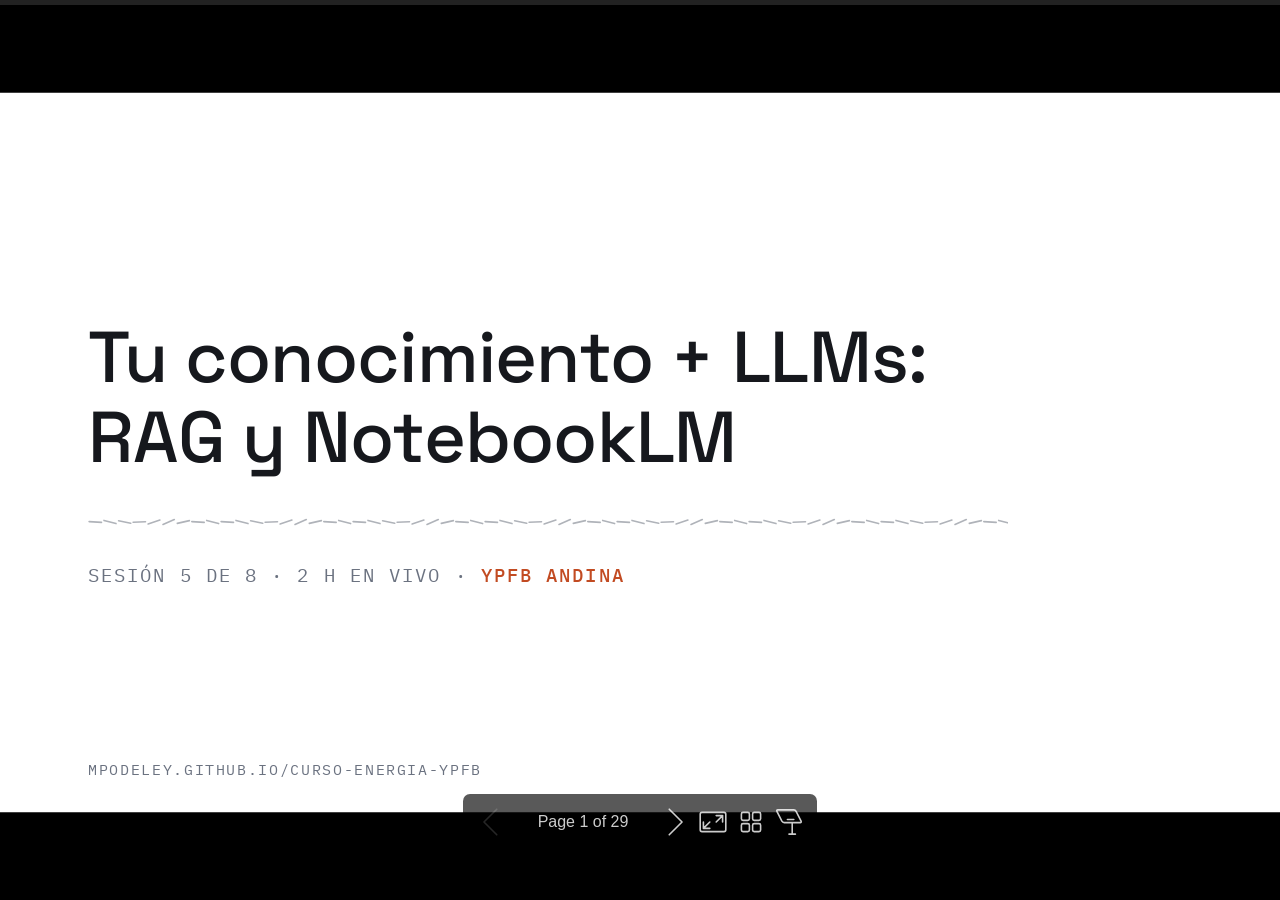
<file: slides/sesion-5.html>
<!DOCTYPE html><html lang="en-US"><head><title>Tu conocimiento + LLMs: RAG y NotebookLM</title><meta property="og:title" content="Tu conocimiento + LLMs: RAG y NotebookLM"><meta charset="UTF-8"><meta name="viewport" content="width=device-width,height=device-height,initial-scale=1.0"><meta name="apple-mobile-web-app-capable" content="yes"><meta http-equiv="X-UA-Compatible" content="ie=edge"><meta property="og:type" content="website"><meta name="twitter:card" content="summary"><style>@media screen{body[data-bespoke-view=""] .bespoke-marp-parent>.bespoke-marp-osc>button,body[data-bespoke-view=next] .bespoke-marp-parent>.bespoke-marp-osc>button,body[data-bespoke-view=overview] button.bespoke-marp-overview-close,body[data-bespoke-view=presenter] .bespoke-marp-presenter-container .bespoke-marp-presenter-info-container .bespoke-marp-presenter-info-page-area .bespoke-marp-presenter-info-page,body[data-bespoke-view=presenter] .bespoke-marp-presenter-container .bespoke-marp-presenter-info-container button,body[data-bespoke-view=presenter] .bespoke-marp-presenter-container .bespoke-marp-presenter-note-container button{appearance:none;background-color:initial;border:0;color:inherit;cursor:pointer;font-size:inherit;opacity:.8;outline:none;padding:0;transition:opacity .2s linear;-webkit-tap-highlight-color:transparent}body[data-bespoke-view=""] .bespoke-marp-parent>.bespoke-marp-osc>button:disabled,body[data-bespoke-view=next] .bespoke-marp-parent>.bespoke-marp-osc>button:disabled,body[data-bespoke-view=overview] button.bespoke-marp-overview-close:disabled,body[data-bespoke-view=presenter] .bespoke-marp-presenter-container .bespoke-marp-presenter-info-container .bespoke-marp-presenter-info-page-area .bespoke-marp-presenter-info-page:disabled,body[data-bespoke-view=presenter] .bespoke-marp-presenter-container .bespoke-marp-presenter-info-container button:disabled,body[data-bespoke-view=presenter] .bespoke-marp-presenter-container .bespoke-marp-presenter-note-container button:disabled{cursor:not-allowed;opacity:.15!important}body[data-bespoke-view=""] .bespoke-marp-parent>.bespoke-marp-osc>button:hover,body[data-bespoke-view=next] .bespoke-marp-parent>.bespoke-marp-osc>button:hover,body[data-bespoke-view=overview] button.bespoke-marp-overview-close:hover,body[data-bespoke-view=presenter] .bespoke-marp-presenter-container .bespoke-marp-presenter-info-container .bespoke-marp-presenter-info-page-area .bespoke-marp-presenter-info-page:hover,body[data-bespoke-view=presenter] .bespoke-marp-presenter-container .bespoke-marp-presenter-info-container button:hover,body[data-bespoke-view=presenter] .bespoke-marp-presenter-container .bespoke-marp-presenter-note-container button:hover{opacity:1}body[data-bespoke-view=""] .bespoke-marp-parent>.bespoke-marp-osc>button:hover:active,body[data-bespoke-view=next] .bespoke-marp-parent>.bespoke-marp-osc>button:hover:active,body[data-bespoke-view=overview] button.bespoke-marp-overview-close:hover:active,body[data-bespoke-view=presenter] .bespoke-marp-presenter-container .bespoke-marp-presenter-info-container .bespoke-marp-presenter-info-page-area .bespoke-marp-presenter-info-page:hover:active,body[data-bespoke-view=presenter] .bespoke-marp-presenter-container .bespoke-marp-presenter-info-container button:hover:active,body[data-bespoke-view=presenter] .bespoke-marp-presenter-container .bespoke-marp-presenter-note-container button:hover:active{opacity:.6}body[data-bespoke-view=""] .bespoke-marp-parent>.bespoke-marp-osc>button:hover:not(:disabled),body[data-bespoke-view=next] .bespoke-marp-parent>.bespoke-marp-osc>button:hover:not(:disabled),body[data-bespoke-view=overview] button.bespoke-marp-overview-close:hover:not(:disabled),body[data-bespoke-view=presenter] .bespoke-marp-presenter-container .bespoke-marp-presenter-info-container .bespoke-marp-presenter-info-page-area .bespoke-marp-presenter-info-page:hover:not(:disabled),body[data-bespoke-view=presenter] .bespoke-marp-presenter-container .bespoke-marp-presenter-info-container button:hover:not(:disabled),body[data-bespoke-view=presenter] .bespoke-marp-presenter-container .bespoke-marp-presenter-note-container button:hover:not(:disabled){transition:none}body[data-bespoke-view=""] .bespoke-marp-parent>.bespoke-marp-osc>button[data-bespoke-marp-osc=prev],body[data-bespoke-view=next] .bespoke-marp-parent>.bespoke-marp-osc>button[data-bespoke-marp-osc=prev],body[data-bespoke-view=presenter] .bespoke-marp-presenter-container .bespoke-marp-presenter-info-container button.bespoke-marp-presenter-info-page-prev{background:#0000 url("[data-uri]") no-repeat 50%;background-size:contain;overflow:hidden;text-indent:100%;white-space:nowrap}body[data-bespoke-view=""] .bespoke-marp-parent>.bespoke-marp-osc>button[data-bespoke-marp-osc=next],body[data-bespoke-view=next] .bespoke-marp-parent>.bespoke-marp-osc>button[data-bespoke-marp-osc=next],body[data-bespoke-view=presenter] .bespoke-marp-presenter-container .bespoke-marp-presenter-info-container button.bespoke-marp-presenter-info-page-next{background:#0000 url("[data-uri]") no-repeat 50%;background-size:contain;overflow:hidden;text-indent:100%;white-space:nowrap}:is(body[data-bespoke-view=""],body[data-bespoke-view=next]) .bespoke-marp-parent>.bespoke-marp-osc>button[data-bespoke-marp-osc=fullscreen]{background:#0000 url("[data-uri]") no-repeat 50%;background-size:contain;overflow:hidden;text-indent:100%;white-space:nowrap}:is(body[data-bespoke-view=""],body[data-bespoke-view=next]) .bespoke-marp-parent>.bespoke-marp-osc>button.exit[data-bespoke-marp-osc=fullscreen]{background-image:url("[data-uri]")}:is(body[data-bespoke-view=""],body[data-bespoke-view=next]) .bespoke-marp-parent>.bespoke-marp-osc>button[data-bespoke-marp-osc=presenter]{background:#0000 url("[data-uri]") no-repeat 50%;background-size:contain;overflow:hidden;text-indent:100%;white-space:nowrap}body[data-bespoke-view=overview] button.bespoke-marp-overview-close,body[data-bespoke-view=presenter] .bespoke-marp-presenter-container .bespoke-marp-presenter-note-container button.bespoke-marp-presenter-note-bigger{background:#0000 url("[data-uri]") no-repeat 50%;background-size:contain;overflow:hidden;text-indent:100%;white-space:nowrap}body[data-bespoke-view=presenter] .bespoke-marp-presenter-container .bespoke-marp-presenter-note-container button.bespoke-marp-presenter-note-smaller{background:#0000 url("[data-uri]") no-repeat 50%;background-size:contain;overflow:hidden;text-indent:100%;white-space:nowrap}:is(body[data-bespoke-view=""],body[data-bespoke-view=next]) .bespoke-marp-parent>.bespoke-marp-osc>button[data-bespoke-marp-osc=overview]{background:#0000 url("[data-uri]") no-repeat 50%;background-size:contain;overflow:hidden;text-indent:100%;white-space:nowrap}}@keyframes __bespoke_marp_transition_reduced_outgoing__{0%{opacity:1}to{opacity:0}}@keyframes __bespoke_marp_transition_reduced_incoming__{0%{mix-blend-mode:plus-lighter;opacity:0}to{mix-blend-mode:plus-lighter;opacity:1}}.bespoke-marp-note,.bespoke-marp-osc,.bespoke-progress-parent{display:none;transition:none}@media screen{::view-transition-group(*){animation-duration:var(--marp-bespoke-transition-animation-duration,.5s);animation-timing-function:ease}::view-transition-new(*),::view-transition-old(*){animation-delay:0s;animation-direction:var(--marp-bespoke-transition-animation-direction,normal);animation-duration:var(--marp-bespoke-transition-animation-duration,.5s);animation-fill-mode:both;animation-name:var(--marp-bespoke-transition-animation-name,var(--marp-bespoke-transition-animation-name-fallback,__bespoke_marp_transition_no_animation__));mix-blend-mode:normal}::view-transition-old(*){--marp-bespoke-transition-animation-name-fallback:__bespoke_marp_transition_reduced_outgoing__;animation-timing-function:ease}::view-transition-new(*){--marp-bespoke-transition-animation-name-fallback:__bespoke_marp_transition_reduced_incoming__;animation-timing-function:ease}::view-transition-new(root),::view-transition-old(root){animation-timing-function:linear}::view-transition-new(__bespoke_marp_transition_osc__),::view-transition-old(__bespoke_marp_transition_osc__){animation-duration:0s!important;animation-name:__bespoke_marp_transition_osc__!important}::view-transition-new(__bespoke_marp_transition_osc__){opacity:0!important}.bespoke-marp-transition-warming-up::view-transition-group(*),.bespoke-marp-transition-warming-up::view-transition-new(*),.bespoke-marp-transition-warming-up::view-transition-old(*){animation-play-state:paused!important}body,html{height:100%;margin:0}body{background:#000;overflow:hidden}svg.bespoke-marp-slide{content-visibility:hidden;interactivity:inert;opacity:0;pointer-events:none;z-index:-1}svg.bespoke-marp-slide:not(.bespoke-marp-active) *{view-transition-name:none!important}svg.bespoke-marp-slide.bespoke-marp-active{content-visibility:visible;interactivity:auto;opacity:1;pointer-events:auto;z-index:0}svg.bespoke-marp-slide.bespoke-marp-active.bespoke-marp-active-ready *{animation-name:__bespoke_marp__!important}@supports not (content-visibility:hidden){svg.bespoke-marp-slide[data-bespoke-marp-load=hideable]{display:none}svg.bespoke-marp-slide[data-bespoke-marp-load=hideable].bespoke-marp-active{display:block}}}@media screen and (prefers-reduced-motion:reduce){svg.bespoke-marp-slide *{view-transition-name:none!important}}@media screen{[data-bespoke-marp-fragment=inactive]{visibility:hidden}:is(body[data-bespoke-view=""],body[data-bespoke-view=next]) .bespoke-marp-parent{inset:0;position:absolute}:is(body[data-bespoke-view=""],body[data-bespoke-view=next]) .bespoke-marp-parent>.bespoke-marp-osc{background:#000000a6;border-radius:7px;bottom:50px;color:#fff;contain:paint;display:block;font-family:Helvetica,Arial,sans-serif;font-size:16px;left:50%;line-height:0;opacity:1;padding:12px;position:absolute;touch-action:manipulation;transform:translateX(-50%);transition:opacity .2s linear;-webkit-user-select:none;user-select:none;view-transition-name:__bespoke_marp_transition_osc__;white-space:nowrap;will-change:transform;z-index:1}:is(body[data-bespoke-view=""],body[data-bespoke-view=next]) .bespoke-marp-parent>.bespoke-marp-osc>:where(*){margin-left:6px}:is(body[data-bespoke-view=""],body[data-bespoke-view=next]) .bespoke-marp-parent>.bespoke-marp-osc>:where(*):where(:first-child){margin-left:0}:is(body[data-bespoke-view=""],body[data-bespoke-view=next]) .bespoke-marp-parent>.bespoke-marp-osc>span{opacity:.8}:is(body[data-bespoke-view=""],body[data-bespoke-view=next]) .bespoke-marp-parent>.bespoke-marp-osc>span[data-bespoke-marp-osc=page]{display:inline-block;min-width:140px;text-align:center}:is(body[data-bespoke-view=""],body[data-bespoke-view=next]) .bespoke-marp-parent>.bespoke-marp-osc>button[data-bespoke-marp-osc=fullscreen],:is(body[data-bespoke-view=""],body[data-bespoke-view=next]) .bespoke-marp-parent>.bespoke-marp-osc>button[data-bespoke-marp-osc=next],:is(body[data-bespoke-view=""],body[data-bespoke-view=next]) .bespoke-marp-parent>.bespoke-marp-osc>button[data-bespoke-marp-osc=overview],:is(body[data-bespoke-view=""],body[data-bespoke-view=next]) .bespoke-marp-parent>.bespoke-marp-osc>button[data-bespoke-marp-osc=presenter],:is(body[data-bespoke-view=""],body[data-bespoke-view=next]) .bespoke-marp-parent>.bespoke-marp-osc>button[data-bespoke-marp-osc=prev]{height:32px;line-height:32px;width:32px}:is(body[data-bespoke-view=""],body[data-bespoke-view=next]) .bespoke-marp-parent.bespoke-marp-inactive{cursor:none}:is(body[data-bespoke-view=""],body[data-bespoke-view=next]) .bespoke-marp-parent.bespoke-marp-inactive>.bespoke-marp-osc{opacity:0;pointer-events:none}:is(body[data-bespoke-view=""],body[data-bespoke-view=next]) svg.bespoke-marp-slide{height:100%;left:0;position:absolute;top:0;width:100%}body[data-bespoke-view=""] .bespoke-progress-parent{background:#222;display:flex;height:5px;width:100%}body[data-bespoke-view=""] .bespoke-progress-parent+:where(.bespoke-marp-parent){top:5px}body[data-bespoke-view=""] .bespoke-progress-parent .bespoke-progress-bar{background:#0288d1;flex:0 0 0;transition:flex-basis .2s cubic-bezier(0,1,1,1)}body[data-bespoke-view=next]{background:#0000}body[data-bespoke-view=presenter]{background:#161616}body[data-bespoke-view=presenter] .bespoke-marp-presenter-container{display:grid;font-family:Helvetica,Arial,sans-serif;grid-template:"current dragbar next" minmax(140px,1fr) "current dragbar note" 2fr "info    dragbar note" 3em;grid-template-columns:minmax(3px,var(--bespoke-marp-presenter-split-ratio,66%)) 0 minmax(3px,1fr);height:100%;left:0;position:absolute;top:0;width:100%}body[data-bespoke-view=presenter] .bespoke-marp-presenter-container :where(.bespoke-marp-parent){grid-area:current;overflow:hidden;position:relative}body[data-bespoke-view=presenter] .bespoke-marp-presenter-container :where(.bespoke-marp-parent) :where(svg.bespoke-marp-slide){height:calc(100% - 40px);left:20px;pointer-events:none;position:absolute;top:20px;-webkit-user-select:none;user-select:none;width:calc(100% - 40px)}body[data-bespoke-view=presenter] .bespoke-marp-presenter-container :where(.bespoke-marp-parent) :where(svg.bespoke-marp-slide).bespoke-marp-active{filter:drop-shadow(0 3px 10px rgba(0,0,0,.5))}body[data-bespoke-view=presenter] .bespoke-marp-presenter-container .bespoke-marp-presenter-dragbar-container{background:#0288d1;cursor:col-resize;grid-area:dragbar;margin-left:-3px;opacity:0;position:relative;transition:opacity .4s linear .1s;width:6px;z-index:10}body[data-bespoke-view=presenter] .bespoke-marp-presenter-container .bespoke-marp-presenter-dragbar-container:hover{opacity:1}body[data-bespoke-view=presenter] .bespoke-marp-presenter-container .bespoke-marp-presenter-dragbar-container.active{opacity:1;transition-delay:0s}body[data-bespoke-view=presenter] .bespoke-marp-presenter-container .bespoke-marp-presenter-next-container{background:#222;cursor:pointer;display:none;grid-area:next;overflow:hidden;position:relative}body[data-bespoke-view=presenter] .bespoke-marp-presenter-container .bespoke-marp-presenter-next-container.active{display:block}body[data-bespoke-view=presenter] .bespoke-marp-presenter-container .bespoke-marp-presenter-next-container iframe.bespoke-marp-presenter-next{background:#0000;border:0;display:block;filter:drop-shadow(0 3px 10px rgba(0,0,0,.5));height:calc(100% - 40px);left:20px;pointer-events:none;position:absolute;interactivity:inert;top:20px;-webkit-user-select:none;user-select:none;width:calc(100% - 40px)}body[data-bespoke-view=presenter] .bespoke-marp-presenter-container .bespoke-marp-presenter-note-container{background:#222;color:#eee;grid-area:note;position:relative;z-index:1}body[data-bespoke-view=presenter] .bespoke-marp-presenter-container .bespoke-marp-presenter-note-container button{height:1.5em;line-height:1.5em;width:1.5em}body[data-bespoke-view=presenter] .bespoke-marp-presenter-container .bespoke-marp-presenter-note-container .bespoke-marp-presenter-note-wrapper{display:block;inset:0;position:absolute}body[data-bespoke-view=presenter] .bespoke-marp-presenter-container .bespoke-marp-presenter-note-container .bespoke-marp-presenter-note-buttons{background:#000000a6;border-radius:4px;bottom:0;display:flex;gap:4px;margin:12px;opacity:0;padding:6px;pointer-events:none;position:absolute;right:0;transition:opacity .2s linear}body[data-bespoke-view=presenter] .bespoke-marp-presenter-container .bespoke-marp-presenter-note-container .bespoke-marp-presenter-note-buttons:focus-within,body[data-bespoke-view=presenter] .bespoke-marp-presenter-container .bespoke-marp-presenter-note-container .bespoke-marp-presenter-note-wrapper:focus-within+.bespoke-marp-presenter-note-buttons,body[data-bespoke-view=presenter] .bespoke-marp-presenter-container .bespoke-marp-presenter-note-container:hover .bespoke-marp-presenter-note-buttons{opacity:1;pointer-events:auto}body[data-bespoke-view=presenter] .bespoke-marp-presenter-container .bespoke-marp-presenter-note-container .bespoke-marp-note{box-sizing:border-box;font-size:calc(1.1em*var(--bespoke-marp-note-font-scale, 1));height:calc(100% - 40px);margin:20px;overflow:auto;padding-right:3px;white-space:pre-wrap;width:calc(100% - 40px);word-wrap:break-word;scrollbar-color:#eeeeee80 #0000;scrollbar-width:thin}body[data-bespoke-view=presenter] .bespoke-marp-presenter-container .bespoke-marp-presenter-note-container .bespoke-marp-note::-webkit-scrollbar{width:6px}body[data-bespoke-view=presenter] .bespoke-marp-presenter-container .bespoke-marp-presenter-note-container .bespoke-marp-note::-webkit-scrollbar-track{background:#0000}body[data-bespoke-view=presenter] .bespoke-marp-presenter-container .bespoke-marp-presenter-note-container .bespoke-marp-note::-webkit-scrollbar-thumb{background:#eeeeee80;border-radius:6px}body[data-bespoke-view=presenter] .bespoke-marp-presenter-container .bespoke-marp-presenter-note-container .bespoke-marp-note:empty{pointer-events:none}body[data-bespoke-view=presenter] .bespoke-marp-presenter-container .bespoke-marp-presenter-note-container .bespoke-marp-note.active{display:block}body[data-bespoke-view=presenter] .bespoke-marp-presenter-container .bespoke-marp-presenter-note-container .bespoke-marp-note p:first-child{margin-top:0}body[data-bespoke-view=presenter] .bespoke-marp-presenter-container .bespoke-marp-presenter-note-container .bespoke-marp-note p:last-child{margin-bottom:0}body[data-bespoke-view=presenter] .bespoke-marp-presenter-container .bespoke-marp-presenter-info-container{align-items:center;box-sizing:border-box;color:#eee;display:flex;flex-wrap:nowrap;grid-area:info;justify-content:center;overflow:hidden;padding:0 10px}body[data-bespoke-view=presenter] .bespoke-marp-presenter-container .bespoke-marp-presenter-info-container :is(.bespoke-marp-presenter-info-page-area,.bespoke-marp-presenter-info-time,.bespoke-marp-presenter-info-timer){box-sizing:border-box;display:block;padding:0 10px;white-space:nowrap;width:100%}body[data-bespoke-view=presenter] .bespoke-marp-presenter-container .bespoke-marp-presenter-info-container button{height:1.5em;line-height:1.5em;width:1.5em}body[data-bespoke-view=presenter] .bespoke-marp-presenter-container .bespoke-marp-presenter-info-container .bespoke-marp-presenter-info-page-area{order:2;text-align:center}body[data-bespoke-view=presenter] .bespoke-marp-presenter-container .bespoke-marp-presenter-info-container .bespoke-marp-presenter-info-page-area .bespoke-marp-presenter-info-page{display:inline-block;min-width:120px;text-align:center}body[data-bespoke-view=presenter] .bespoke-marp-presenter-container .bespoke-marp-presenter-info-container .bespoke-marp-presenter-info-time{color:#999;order:1;text-align:left}body[data-bespoke-view=presenter] .bespoke-marp-presenter-container .bespoke-marp-presenter-info-container .bespoke-marp-presenter-info-timer{color:#999;order:3;text-align:right}body[data-bespoke-view=presenter] .bespoke-marp-presenter-container .bespoke-marp-presenter-info-container .bespoke-marp-presenter-info-timer:hover{cursor:pointer}body[data-bespoke-view=overview]{background:#161616;overflow:auto}body[data-bespoke-view=overview] [data-bespoke-marp-fragment=inactive]{visibility:visible}body[data-bespoke-view=overview] .bespoke-marp-overview-header{backdrop-filter:blur(4px);background:#222222d9;box-shadow:0 3px 10px #00000080;box-sizing:border-box;display:flex;height:48px;inset:0 0 auto;justify-content:flex-end;padding:10px;position:fixed;z-index:1}body[data-bespoke-view=overview] button.bespoke-marp-overview-close{height:28px;line-height:28px;transform:rotate(45deg);width:28px}body[data-bespoke-view=overview] .bespoke-marp-parent{display:grid;gap:40px;grid-template-columns:repeat(auto-fit,minmax(0,240px));justify-content:space-around;padding:30px}body[data-bespoke-view=overview] .bespoke-marp-parent svg.bespoke-marp-slide{--bov-selected:#0000;--bov-focus:#161616;--bov-focus-outline:#0000;background-image:conic-gradient(#161616 0 0),conic-gradient(var(--bov-focus) 0 0),conic-gradient(var(--bov-focus-outline) 0 0),conic-gradient(var(--bov-selected) 0 0);background-position:5px 5px,3px 3px,2px 2px,0 0;background-repeat:no-repeat;background-size:calc(100% - 10px) calc(100% - 10px),calc(100% - 6px) calc(100% - 6px),calc(100% - 4px) calc(100% - 4px),100% 100%;content-visibility:visible;cursor:pointer;filter:drop-shadow(0 3px 10px rgba(0,0,0,.5));margin:-6px;padding:6px;interactivity:auto;opacity:1;outline:0;pointer-events:auto;scroll-margin-block:30px;width:100%;z-index:0}body[data-bespoke-view=overview] .bespoke-marp-parent svg.bespoke-marp-slide *,body[data-bespoke-view=overview] .bespoke-marp-parent svg.bespoke-marp-slide.bespoke-marp-active *{pointer-events:none;interactivity:inert}body[data-bespoke-view=overview] .bespoke-marp-parent :is(svg.bespoke-marp-slide:active,svg.bespoke-marp-slide:focus-visible,svg.bespoke-marp-slide:hover){--bov-focus-outline:#161616}body[data-bespoke-view=overview] .bespoke-marp-parent svg.bespoke-marp-slide:focus-visible,body[data-bespoke-view=overview] .bespoke-marp-parent svg.bespoke-marp-slide:hover{--bov-focus:#999}body[data-bespoke-view=overview] .bespoke-marp-parent svg.bespoke-marp-slide:active{--bov-focus:#eee}body[data-bespoke-view=overview] .bespoke-marp-parent svg.bespoke-marp-slide.bespoke-marp-active{--bov-selected:#0288d1}body[data-bespoke-view=overview]:has(.bespoke-marp-overview-header) .bespoke-marp-parent{padding-top:78px}body[data-bespoke-view=overview]:has(.bespoke-marp-overview-header) .bespoke-marp-parent svg.bespoke-marp-slide{scroll-margin-top:78px}.bespoke-marp-overview{background:#000000a6;inset:0;opacity:0;pointer-events:none;position:fixed;transition:opacity .1s ease;z-index:10}.bespoke-marp-overview iframe{background:#222;border:0;display:block;height:100%;left:0;position:absolute;top:0;width:100%}.bespoke-marp-overview[data-open="1"]{opacity:1;pointer-events:auto}}@media print{.bespoke-marp-overview,.bespoke-marp-presenter-info-container,.bespoke-marp-presenter-next-container,.bespoke-marp-presenter-note-container{display:none}}</style><style>div#\:\$p > svg > foreignObject > section{width:1280px;height:720px;box-sizing:border-box;overflow:hidden;position:relative;scroll-snap-align:center center;-webkit-text-size-adjust:100%;text-size-adjust:100%}div#\:\$p > svg > foreignObject > section::after{bottom:0;content:attr(data-marpit-pagination);padding:inherit;pointer-events:none;position:absolute;right:0}div#\:\$p > svg > foreignObject > section:not([data-marpit-pagination])::after{display:none}div#\:\$p > svg > foreignObject > section :where(:is(h1, marp-h1)){font-size:2em;margin-block:0.67em}div#\:\$p > svg > foreignObject > section section:where(:is(h1, marp-h1)){--marpit-root-font-size: 2em}div#\:\$p > svg > foreignObject > section video::-webkit-media-controls{will-change:transform}@page {size:1280px 720px;margin:0}@media print{html, body{background-color:#fff;margin:0;page-break-inside:avoid;break-inside:avoid-page}div#\:\$p > svg > foreignObject > section{page-break-before:always;break-before:page}div#\:\$p > svg > foreignObject > section, div#\:\$p > svg > foreignObject > section *{-webkit-print-color-adjust:exact!important;animation-delay:0s!important;animation-duration:0s!important;color-adjust:exact!important;print-color-adjust:exact!important;transition:none!important}div#\:\$p > svg[data-marpit-svg]{display:block;height:100vh;width:100vw}}@font-face {font-family:"IBM Plex Mono";font-style:normal;font-weight:400;font-display:block;src:url([data-uri]) format("woff2")}@font-face {font-family:"IBM Plex Mono";font-style:normal;font-weight:500;font-display:block;src:url([data-uri]) format("woff2")}@font-face {font-family:"IBM Plex Sans";font-style:normal;font-weight:400 600;font-display:block;src:url([data-uri]) format("woff2")}@font-face {font-family:"Space Grotesk";font-style:normal;font-weight:500 700;font-display:block;src:url([data-uri]) format("woff2")}div#\:\$p > svg > foreignObject > :where(section){container-type:size}div#\:\$p > svg > foreignObject > section img[data-marp-twemoji]{background:transparent;height:1em;margin:0 .05em 0 .1em;vertical-align:-.1em;width:1em}div#\:\$p > svg > foreignObject > :where(section):not([\20 root]){--bg: #ffffff;--surface-2: #f6f7f8;--border: #d9dce0;--border-soft: #e8eaed;--text: #16181d;--muted: #4a5361;--faint: #6b7280;--primary: #c24b22;--blue: #1f6a9b;--green: #147a5f;--gold: #8a6412;--near-black: #0f1012;--off-white: #f4f4f2;--disp: 'Space Grotesk', ui-sans-serif, system-ui, sans-serif;--body: 'IBM Plex Sans', ui-sans-serif, system-ui, sans-serif;--mono: 'IBM Plex Mono', ui-monospace, Menlo, monospace;--regla: url("data:image/svg+xml,%3Csvg%20xmlns%3D%22http%3A%2F%2Fwww.w3.org%2F2000%2Fsvg%22%20width%3D%22132%22%20height%3D%2220%22%20viewBox%3D%220%200%20132%2020%22%3E%3Cg%20stroke%3D%22%236e7480%22%20stroke-width%3D%221.6%22%20stroke-linecap%3D%22round%22%3E%3Cline%20x1%3D%221.1%22%20y1%3D%229.6%22%20x2%3D%2213.5%22%20y2%3D%2210.4%22%2F%3E%3Cline%20x1%3D%2216.0%22%20y1%3D%228.4%22%20x2%3D%2228.0%22%20y2%3D%2211.6%22%2F%3E%3Cline%20x1%3D%2230.6%22%20y1%3D%228.7%22%20x2%3D%2242.7%22%20y2%3D%2211.3%22%2F%3E%3Cline%20x1%3D%2245.1%22%20y1%3D%2210.3%22%20x2%3D%2257.5%22%20y2%3D%229.7%22%2F%3E%3Cline%20x1%3D%2260.1%22%20y1%3D%2212.0%22%20x2%3D%2271.9%22%20y2%3D%228.0%22%2F%3E%3Cline%20x1%3D%2275.0%22%20y1%3D%2212.5%22%20x2%3D%2286.3%22%20y2%3D%227.5%22%2F%3E%3Cline%20x1%3D%2289.3%22%20y1%3D%2211.4%22%20x2%3D%22101.4%22%20y2%3D%228.6%22%2F%3E%3Cline%20x1%3D%22103.8%22%20y1%3D%229.6%22%20x2%3D%22116.2%22%20y2%3D%2210.4%22%2F%3E%3Cline%20x1%3D%22118.7%22%20y1%3D%228.4%22%20x2%3D%22130.6%22%20y2%3D%2211.6%22%2F%3E%3C%2Fg%3E%3C%2Fsvg%3E");}div#\:\$p > svg > foreignObject > section{width:1280px;height:720px;padding:76px 88px 72px;background:var(--bg);color:var(--text);font-family:var(--body);font-size:27px;line-height:1.45;letter-spacing:0.002em;display:flex;flex-direction:column;justify-content:flex-start}div#\:\$p > svg > foreignObject > section{--marpit-root-font-size: 27px}div#\:\$p > svg > foreignObject > section :is(h1, marp-h1){font-family:var(--disp);font-weight:500;font-size:58px;line-height:1.12;letter-spacing:-0.01em;margin:0 0 24px}div#\:\$p > svg > foreignObject > section :is(h2, marp-h2){font-family:var(--disp);font-weight:500;font-size:42px;line-height:1.18;letter-spacing:-0.005em;margin:0 0 28px;max-width:22ch}div#\:\$p > svg > foreignObject > section :is(h3, marp-h3){font-family:var(--disp);font-weight:500;font-size:30px;line-height:1.25;margin:28px 0 12px}div#\:\$p > svg > foreignObject > section p{margin:0 0 20px;max-width:54ch}div#\:\$p > svg > foreignObject > section strong{font-weight:600}div#\:\$p > svg > foreignObject > section em{font-style:normal;color:var(--primary)}div#\:\$p > svg > foreignObject > section a{color:var(--primary);text-decoration-thickness:1px;text-underline-offset:3px}div#\:\$p > svg > foreignObject > section ul, div#\:\$p > svg > foreignObject > section ol{margin:0 0 20px;padding-left:0;max-width:52ch}div#\:\$p > svg > foreignObject > section ul{list-style:none}div#\:\$p > svg > foreignObject > section ul > li{position:relative;padding-left:34px;margin-bottom:16px}div#\:\$p > svg > foreignObject > section ul > li::before{content:'—';position:absolute;left:0;color:var(--primary)}div#\:\$p > svg > foreignObject > section ol{padding-left:34px}div#\:\$p > svg > foreignObject > section ol > li{margin-bottom:16px}div#\:\$p > svg > foreignObject > section li::marker{color:var(--faint)}div#\:\$p > svg > foreignObject > section li > ul, div#\:\$p > svg > foreignObject > section li > ol{margin:12px 0 0}div#\:\$p > svg > foreignObject > section li > ul > li{font-size:0.88em;color:var(--muted);margin-bottom:8px}div#\:\$p > svg > foreignObject > section code{font-family:var(--mono);font-size:0.86em;background:var(--surface-2);border:1px solid var(--border-soft);border-radius:5px;padding:2px 7px}div#\:\$p > svg > foreignObject > section :is(pre, marp-pre){font-family:var(--mono);font-size:22px;line-height:1.5;background:var(--surface-2);border:1px solid var(--border-soft);border-radius:10px;padding:24px 28px;overflow:hidden}div#\:\$p > svg > foreignObject > section :is(pre, marp-pre) code{background:none;border:none;padding:0;font-size:inherit}div#\:\$p > svg > foreignObject > section blockquote{border-left:3px solid var(--primary);padding-left:26px;margin:0 0 20px;color:var(--muted);max-width:42ch}div#\:\$p > svg > foreignObject > section table{border-collapse:collapse;font-size:23px;line-height:1.35;width:100%}div#\:\$p > svg > foreignObject > section th{font-family:var(--mono);font-size:15px;font-weight:500;letter-spacing:0.13em;text-transform:uppercase;color:var(--faint);text-align:left;padding:0 20px 12px 0;border-bottom:1px solid var(--border)}div#\:\$p > svg > foreignObject > section td{padding:14px 20px 14px 0;border-bottom:1px solid var(--border-soft);vertical-align:top}div#\:\$p > svg > foreignObject > section tr:last-child td{border-bottom:none}div#\:\$p > svg > foreignObject > section td:nth-child(2){font-family:var(--mono);font-size:20px;color:var(--muted);white-space:nowrap}div#\:\$p > svg > foreignObject > section img{display:block}div#\:\$p > svg > foreignObject > section header, div#\:\$p > svg > foreignObject > section footer, div#\:\$p > svg > foreignObject > section::after{font-family:var(--mono);font-size:15px;font-weight:400;letter-spacing:0.11em;text-transform:uppercase;color:var(--faint)}div#\:\$p > svg > foreignObject > section::after{--marpit-root-font-size: 15px}div#\:\$p > svg > foreignObject > section header{position:absolute;top:34px;left:88px;right:88px}div#\:\$p > svg > foreignObject > section header strong{color:var(--primary);font-weight:500}div#\:\$p > svg > foreignObject > section footer{position:absolute;bottom:32px;left:88px}div#\:\$p > svg > foreignObject > section::after{bottom:32px;right:88px;left:auto;padding:0;content:attr(data-marpit-pagination) ' / ' attr(data-marpit-pagination-total)}div#\:\$p > svg > foreignObject > section.portada{justify-content:center;padding:76px 88px}div#\:\$p > svg > foreignObject > section.portada :is(h1, marp-h1){font-size:72px;max-width:20ch;margin-bottom:0}div#\:\$p > svg > foreignObject > section.portada :is(h1, marp-h1)::after{content:'';display:block;height:20px;margin:34px 0 30px;opacity:0.55;background:var(--regla) repeat-x left center / 132px 20px}div#\:\$p > svg > foreignObject > section.portada p{font-family:var(--mono);font-size:19px;letter-spacing:0.11em;text-transform:uppercase;color:var(--faint);max-width:none;margin:0}div#\:\$p > svg > foreignObject > section.portada strong{color:var(--primary);font-weight:500}div#\:\$p > svg > foreignObject > section.portada img{position:absolute;right:88px;bottom:76px}div#\:\$p > svg > foreignObject > section.portada header{display:none}div#\:\$p > svg > foreignObject > section.portada[data-marpit-pagination]::after{display:none}div#\:\$p > svg > foreignObject > section.seccion{background:var(--near-black);color:var(--off-white);justify-content:center}div#\:\$p > svg > foreignObject > section.seccion :is(h2, marp-h2){font-size:60px;color:var(--off-white);margin-bottom:18px;max-width:20ch}div#\:\$p > svg > foreignObject > section.seccion p{font-family:var(--mono);font-size:19px;letter-spacing:0.11em;text-transform:uppercase;color:#9aa0aa;max-width:none;margin:0}div#\:\$p > svg > foreignObject > section.seccion strong{color:#ff9576;font-weight:500}div#\:\$p > svg > foreignObject > section.seccion header, div#\:\$p > svg > foreignObject > section.seccion footer{color:#6e7480}div#\:\$p > svg > foreignObject > section.seccion::after{color:#6e7480}div#\:\$p > svg > foreignObject > section.panel{justify-content:center;align-items:center;text-align:center;background:var(--surface-2)}div#\:\$p > svg > foreignObject > section.panel :is(h2, marp-h2){font-size:50px;max-width:24ch;margin-bottom:26px}div#\:\$p > svg > foreignObject > section.panel p{max-width:40ch;color:var(--muted)}div#\:\$p > svg > foreignObject > section.panel code{font-size:30px;font-weight:500;background:var(--bg);border-color:var(--border);padding:12px 22px;color:var(--primary)}div#\:\$p > svg > foreignObject > section.panel img{margin:30px auto 0}div#\:\$p > svg > foreignObject > section.panel ul{text-align:left}div#\:\$p > svg > foreignObject > section.cita{justify-content:center;padding:76px 120px}div#\:\$p > svg > foreignObject > section.cita :is(h2, marp-h2){font-size:56px;line-height:1.2;max-width:24ch;margin:0}div#\:\$p > svg > foreignObject > section.cita p{font-size:30px;color:var(--muted);max-width:38ch;margin:30px 0 0}div#\:\$p > svg > foreignObject > section.cita strong{color:var(--primary);font-weight:500}div#\:\$p > svg > foreignObject > section.cita header, div#\:\$p > svg > foreignObject > section.cita footer{display:none}div#\:\$p > svg > foreignObject > section.cita[data-marpit-pagination]::after{display:none}div#\:\$p > svg > foreignObject > section.acentos ul > li:nth-child(2)::before{color:var(--blue)}div#\:\$p > svg > foreignObject > section.acentos ul > li:nth-child(3)::before{color:var(--green)}div#\:\$p > svg > foreignObject > section.acentos ul > li:nth-child(4)::before{color:var(--gold)}div#\:\$p > svg > foreignObject > section[data-marpit-advanced-background="background"]{columns:initial!important;display:block!important;padding:0!important}div#\:\$p > svg > foreignObject > section[data-marpit-advanced-background="background"]::before, div#\:\$p > svg > foreignObject > section[data-marpit-advanced-background="background"]::after, div#\:\$p > svg > foreignObject > section[data-marpit-advanced-background="content"]::before, div#\:\$p > svg > foreignObject > section[data-marpit-advanced-background="content"]::after{display:none!important}div#\:\$p > svg > foreignObject > section[data-marpit-advanced-background="background"] > div[data-marpit-advanced-background-container]{all:initial;display:flex;flex-direction:row;height:100%;overflow:hidden;width:100%}div#\:\$p > svg > foreignObject > section[data-marpit-advanced-background="background"] > div[data-marpit-advanced-background-container][data-marpit-advanced-background-direction="vertical"]{flex-direction:column}div#\:\$p > svg > foreignObject > section[data-marpit-advanced-background="background"][data-marpit-advanced-background-split] > div[data-marpit-advanced-background-container]{width:var(--marpit-advanced-background-split, 50%)}div#\:\$p > svg > foreignObject > section[data-marpit-advanced-background="background"][data-marpit-advanced-background-split="right"] > div[data-marpit-advanced-background-container]{margin-left:calc(100% - var(--marpit-advanced-background-split, 50%))}div#\:\$p > svg > foreignObject > section[data-marpit-advanced-background="background"] > div[data-marpit-advanced-background-container] > figure{all:initial;background-position:center;background-repeat:no-repeat;background-size:cover;flex:auto;margin:0}div#\:\$p > svg > foreignObject > section[data-marpit-advanced-background="background"] > div[data-marpit-advanced-background-container] > figure > figcaption{position:absolute;border:0;clip:rect(0, 0, 0, 0);height:1px;margin:-1px;overflow:hidden;padding:0;white-space:nowrap;width:1px}div#\:\$p > svg > foreignObject > section[data-marpit-advanced-background="content"], div#\:\$p > svg > foreignObject > section[data-marpit-advanced-background="pseudo"]{background:transparent!important}div#\:\$p > svg > foreignObject > section[data-marpit-advanced-background="pseudo"], div#\:\$p > svg[data-marpit-svg] > foreignObject[data-marpit-advanced-background="pseudo"]{pointer-events:none!important}div#\:\$p > svg > foreignObject > section[data-marpit-advanced-background-split]{width:100%;height:100%}
</style></head><body><div class="bespoke-progress-parent"><div class="bespoke-progress-bar"></div></div><div class="bespoke-marp-osc"><button data-bespoke-marp-osc="prev" tabindex="-1" title="Previous slide">Previous slide</button><span data-bespoke-marp-osc="page"></span><button data-bespoke-marp-osc="next" tabindex="-1" title="Next slide">Next slide</button><button data-bespoke-marp-osc="fullscreen" tabindex="-1" title="Toggle fullscreen (f)">Toggle fullscreen</button><button data-bespoke-marp-osc="overview" tabindex="-1" title="Toggle overview view (o)">Toggle overview view</button><button data-bespoke-marp-osc="presenter" tabindex="-1" title="Open presenter view (p)">Open presenter view</button></div><div id=":$p"><svg data-marpit-svg="" viewBox="0 0 1280 720"><foreignObject width="1280" height="720"><section id="1" data-paginate="true" data-header="IA generativa · petróleo y gas · **Sesión 5**" data-footer="mpodeley.github.io/curso-energia-ypfb" data-class="portada" data-theme="podeley" lang="en-US" class="portada" data-marpit-pagination="1" style="--paginate:true;--header:IA generativa · petróleo y gas · **Sesión 5**;--footer:mpodeley.github.io/curso-energia-ypfb;--class:portada;--theme:podeley;" data-marpit-pagination-total="29">
<header>IA generativa · petróleo y gas · <strong>Sesión 5</strong></header>

<h1 id="tu-conocimiento--llms-rag-y-notebooklm">Tu conocimiento + LLMs: RAG y NotebookLM</h1>
<p>Sesión 5 de 8 · 2 h en vivo · <strong>YPFB Andina</strong></p>
<footer>mpodeley.github.io/curso-energia-ypfb</footer>
</section>
</foreignObject></svg><svg data-marpit-svg="" viewBox="0 0 1280 720"><foreignObject width="1280" height="720"><section id="2" data-paginate="true" data-header="IA generativa · petróleo y gas · **Sesión 5**" data-footer="mpodeley.github.io/curso-energia-ypfb" data-theme="podeley" lang="en-US" data-marpit-pagination="2" style="--paginate:true;--header:IA generativa · petróleo y gas · **Sesión 5**;--footer:mpodeley.github.io/curso-energia-ypfb;--theme:podeley;" data-marpit-pagination-total="29">
<header>IA generativa · petróleo y gas · <strong>Sesión 5</strong></header>
<h2 id="hoy">Hoy</h2>
<table>
<thead>
<tr>
<th>Bloque</th>
<th>Tiempo</th>
<th>Qué hacemos</th>
</tr>
</thead>
<tbody>
<tr>
<td>Apertura y entrada al sitio</td>
<td>5 min</td>
<td>El PIN de siempre y las ventanas del día</td>
</tr>
<tr>
<td>Repaso de la tarea</td>
<td>8 min</td>
<td>Las tres preguntas de cada uno; armamos la lista para interrogar el cuaderno</td>
</tr>
<tr>
<td>Por qué no sabe lo tuyo</td>
<td>15 min</td>
<td>El hueco, las dos formas de cerrarlo, y qué significa &quot;parecido&quot; para un modelo</td>
</tr>
<tr>
<td>Buscar por significado</td>
<td>15 min</td>
<td>Las dos búsquedas del ejercicio, y el prompt aumentado que se le manda al modelo</td>
</tr>
<tr>
<td>NotebookLM en vivo</td>
<td>32 min</td>
<td>Un cuaderno real interrogado con sus preguntas, mirando siempre los fragmentos</td>
</tr>
<tr>
<td>Elección del caso real</td>
<td>35 min</td>
<td>La lista corta que dejó el relevamiento, discusión de alcance y datos, y voto</td>
</tr>
<tr>
<td>Cierre y tarea</td>
<td>10 min</td>
<td>Las cuatro maneras de fallar, completas, y la tarea</td>
</tr>
</tbody>
</table>
<footer>mpodeley.github.io/curso-energia-ypfb</footer>
</section>
</foreignObject></svg><svg data-marpit-svg="" viewBox="0 0 1280 720"><foreignObject width="1280" height="720"><section id="3" data-paginate="true" data-header="IA generativa · petróleo y gas · **Sesión 5**" data-footer="mpodeley.github.io/curso-energia-ypfb" data-theme="podeley" lang="en-US" data-marpit-pagination="3" style="--paginate:true;--header:IA generativa · petróleo y gas · **Sesión 5**;--footer:mpodeley.github.io/curso-energia-ypfb;--theme:podeley;" data-marpit-pagination-total="29">
<header>IA generativa · petróleo y gas · <strong>Sesión 5</strong></header>
<h2 id="al-final-de-esta-sesi%C3%B3n-van-a-poder">Al final de esta sesión van a poder</h2>
<ul>
<li>Entender la intuición de <strong>RAG</strong>: buscar, traer, responder con cita</li>
<li>Armar un <strong>notebook gratuito</strong> con documentos técnicos propios</li>
<li>Elegir entre todos el <strong>caso real</strong> que se construye para la sesión 8</li>
</ul>
<footer>mpodeley.github.io/curso-energia-ypfb</footer>
</section>
</foreignObject></svg><svg data-marpit-svg="" viewBox="0 0 1280 720"><foreignObject width="1280" height="720"><section id="4" data-paginate="true" data-header="IA generativa · petróleo y gas · **Sesión 5**" data-footer="mpodeley.github.io/curso-energia-ypfb" data-class="panel" data-theme="podeley" lang="en-US" class="panel" data-marpit-pagination="4" style="--paginate:true;--header:IA generativa · petróleo y gas · **Sesión 5**;--footer:mpodeley.github.io/curso-energia-ypfb;--class:panel;--theme:podeley;" data-marpit-pagination-total="29">
<header>IA generativa · petróleo y gas · <strong>Sesión 5</strong></header>

<h2 id="entr%C3%A1-al-sitio-como-ayer">Entrá al sitio, como ayer</h2>
<p><code>mpodeley.github.io/curso-energia-ypfb</code></p>
<p>Hoy usamos la página de la sesión 5. Tené a mano tus <strong>tres preguntas</strong> de la tarea: se usan
tal cual las escribiste.</p>
<footer>mpodeley.github.io/curso-energia-ypfb</footer>
</section>
</foreignObject></svg><svg data-marpit-svg="" viewBox="0 0 1280 720"><foreignObject width="1280" height="720"><section id="5" data-paginate="true" data-header="IA generativa · petróleo y gas · **Sesión 5**" data-footer="mpodeley.github.io/curso-energia-ypfb" data-class="seccion" data-theme="podeley" lang="en-US" class="seccion" data-marpit-pagination="5" style="--paginate:true;--header:IA generativa · petróleo y gas · **Sesión 5**;--footer:mpodeley.github.io/curso-energia-ypfb;--class:seccion;--theme:podeley;" data-marpit-pagination-total="29">
<header>IA generativa · petróleo y gas · <strong>Sesión 5</strong></header>

<h2 id="repaso-de-la-tarea">Repaso de la tarea</h2>
<p>Bloque 1 de 6 · <strong>8 min</strong></p>
<footer>mpodeley.github.io/curso-energia-ypfb</footer>
</section>
</foreignObject></svg><svg data-marpit-svg="" viewBox="0 0 1280 720"><foreignObject width="1280" height="720"><section id="6" data-paginate="true" data-header="IA generativa · petróleo y gas · **Sesión 5**" data-footer="mpodeley.github.io/curso-energia-ypfb" data-theme="podeley" lang="en-US" data-marpit-pagination="6" style="--paginate:true;--header:IA generativa · petróleo y gas · **Sesión 5**;--footer:mpodeley.github.io/curso-energia-ypfb;--theme:podeley;" data-marpit-pagination-total="29">
<header>IA generativa · petróleo y gas · <strong>Sesión 5</strong></header>
<h2 id="las-tres-preguntas-de-cada-uno">Las tres preguntas de cada uno</h2>
<p>Una ronda: tu mejor pregunta a ese conjunto de documentos. Las anotamos: son el cuestionario
del cuaderno de hoy.</p>
<footer>mpodeley.github.io/curso-energia-ypfb</footer>
</section>
</foreignObject></svg><svg data-marpit-svg="" viewBox="0 0 1280 720"><foreignObject width="1280" height="720"><section id="7" data-paginate="true" data-header="IA generativa · petróleo y gas · **Sesión 5**" data-footer="mpodeley.github.io/curso-energia-ypfb" data-class="seccion" data-theme="podeley" lang="en-US" class="seccion" data-marpit-pagination="7" style="--paginate:true;--header:IA generativa · petróleo y gas · **Sesión 5**;--footer:mpodeley.github.io/curso-energia-ypfb;--class:seccion;--theme:podeley;" data-marpit-pagination-total="29">
<header>IA generativa · petróleo y gas · <strong>Sesión 5</strong></header>

<h2 id="por-qu%C3%A9-no-sabe-lo-tuyo">Por qué no sabe lo tuyo</h2>
<p>Bloque 2 de 6 · <strong>15 min</strong></p>
<footer>mpodeley.github.io/curso-energia-ypfb</footer>
</section>
</foreignObject></svg><svg data-marpit-svg="" viewBox="0 0 1280 720"><foreignObject width="1280" height="720"><section id="8" data-paginate="true" data-header="IA generativa · petróleo y gas · **Sesión 5**" data-footer="mpodeley.github.io/curso-energia-ypfb" data-theme="podeley" lang="en-US" data-marpit-pagination="8" style="--paginate:true;--header:IA generativa · petróleo y gas · **Sesión 5**;--footer:mpodeley.github.io/curso-energia-ypfb;--theme:podeley;" data-marpit-pagination-total="29">
<header>IA generativa · petróleo y gas · <strong>Sesión 5</strong></header>
<h2 id="el-modelo-no-ley%C3%B3-tus-documentos">El modelo no leyó tus documentos</h2>
<p>Leyó una fracción enorme de internet. <strong>No leyó tu manual de operaciones</strong>, ni tus normas, ni el
informe que escribió tu compañero el mes pasado.</p>
<p>Preguntarle sobre eso es pedirle la continuación más plausible. Ya sabemos cómo termina: una
respuesta inventada, con tono seguro.</p>
<footer>mpodeley.github.io/curso-energia-ypfb</footer>
</section>
</foreignObject></svg><svg data-marpit-svg="" viewBox="0 0 1280 720"><foreignObject width="1280" height="720"><section id="9" data-paginate="true" data-header="IA generativa · petróleo y gas · **Sesión 5**" data-footer="mpodeley.github.io/curso-energia-ypfb" data-theme="podeley" lang="en-US" data-marpit-pagination="9" style="--paginate:true;--header:IA generativa · petróleo y gas · **Sesión 5**;--footer:mpodeley.github.io/curso-energia-ypfb;--theme:podeley;" data-marpit-pagination-total="29">
<header>IA generativa · petróleo y gas · <strong>Sesión 5</strong></header>
<h2 id="dos-formas-de-cerrar-el-hueco">Dos formas de cerrar el hueco</h2>
<p><strong>Reentrenar</strong> el modelo con tus documentos: caro, lento, casi siempre innecesario.</p>
<p><strong>Traerle el documento</strong>: buscar los fragmentos que responden la pregunta y pegarlos arriba de
la pregunta. El modelo responde con el libro abierto.</p>
<footer>mpodeley.github.io/curso-energia-ypfb</footer>
</section>
</foreignObject></svg><svg data-marpit-svg="" viewBox="0 0 1280 720"><foreignObject width="1280" height="720"><section id="10" data-paginate="true" data-header="IA generativa · petróleo y gas · **Sesión 5**" data-footer="mpodeley.github.io/curso-energia-ypfb" data-class="panel" data-theme="podeley" lang="en-US" class="panel" data-marpit-pagination="10" style="--paginate:true;--header:IA generativa · petróleo y gas · **Sesión 5**;--footer:mpodeley.github.io/curso-energia-ypfb;--class:panel;--theme:podeley;" data-marpit-pagination-total="29">
<header>IA generativa · petróleo y gas · <strong>Sesión 5</strong></header>

<h2 id="qu%C3%A9-significa-parecido-para-un-modelo">Qué significa &quot;parecido&quot; para un modelo</h2>
<p>Abrí el <strong>mapa de significados</strong> en la página. Clickeá términos y mirá qué le queda cerca.
Buscá la familia de jerga: &quot;burro&quot;, &quot;araña&quot;, &quot;pescado&quot;, &quot;camisa&quot;.</p>
<footer>mpodeley.github.io/curso-energia-ypfb</footer>
</section>
</foreignObject></svg><svg data-marpit-svg="" viewBox="0 0 1280 720"><foreignObject width="1280" height="720"><section id="11" data-paginate="true" data-header="IA generativa · petróleo y gas · **Sesión 5**" data-footer="mpodeley.github.io/curso-energia-ypfb" data-class="seccion" data-theme="podeley" lang="en-US" class="seccion" data-marpit-pagination="11" style="--paginate:true;--header:IA generativa · petróleo y gas · **Sesión 5**;--footer:mpodeley.github.io/curso-energia-ypfb;--class:seccion;--theme:podeley;" data-marpit-pagination-total="29">
<header>IA generativa · petróleo y gas · <strong>Sesión 5</strong></header>

<h2 id="buscar-por-significado">Buscar por significado</h2>
<p>Bloque 3 de 6 · <strong>15 min</strong></p>
<footer>mpodeley.github.io/curso-energia-ypfb</footer>
</section>
</foreignObject></svg><svg data-marpit-svg="" viewBox="0 0 1280 720"><foreignObject width="1280" height="720"><section id="12" data-paginate="true" data-header="IA generativa · petróleo y gas · **Sesión 5**" data-footer="mpodeley.github.io/curso-energia-ypfb" data-class="panel" data-theme="podeley" lang="en-US" class="panel" data-marpit-pagination="12" style="--paginate:true;--header:IA generativa · petróleo y gas · **Sesión 5**;--footer:mpodeley.github.io/curso-energia-ypfb;--class:panel;--theme:podeley;" data-marpit-pagination-total="29">
<header>IA generativa · petróleo y gas · <strong>Sesión 5</strong></header>

<h2 id="dos-formas-de-buscar-mismo-manual">Dos formas de buscar, mismo manual</h2>
<p>El segundo ejercicio: un manual interno que ningún modelo pudo haber leído. Probá las
preguntas que <strong>no comparten ninguna palabra</strong> con su respuesta.</p>
<footer>mpodeley.github.io/curso-energia-ypfb</footer>
</section>
</foreignObject></svg><svg data-marpit-svg="" viewBox="0 0 1280 720"><foreignObject width="1280" height="720"><section id="13" data-paginate="true" data-header="IA generativa · petróleo y gas · **Sesión 5**" data-footer="mpodeley.github.io/curso-energia-ypfb" data-theme="podeley" lang="en-US" data-marpit-pagination="13" style="--paginate:true;--header:IA generativa · petróleo y gas · **Sesión 5**;--footer:mpodeley.github.io/curso-energia-ypfb;--theme:podeley;" data-marpit-pagination-total="29">
<header>IA generativa · petróleo y gas · <strong>Sesión 5</strong></header>
<h2 id="el-prompt-aumentado">El prompt aumentado</h2>
<p>Mirá el bloque del final del ejercicio: <strong>lo que efectivamente se le manda al modelo</strong>. Los
fragmentos encontrados, pegados arriba de tu pregunta. No hay nada más que eso.</p>
<footer>mpodeley.github.io/curso-energia-ypfb</footer>
</section>
</foreignObject></svg><svg data-marpit-svg="" viewBox="0 0 1280 720"><foreignObject width="1280" height="720"><section id="14" data-paginate="true" data-header="IA generativa · petróleo y gas · **Sesión 5**" data-footer="mpodeley.github.io/curso-energia-ypfb" data-class="cita" data-theme="podeley" lang="en-US" class="cita" data-marpit-pagination="14" style="--paginate:true;--header:IA generativa · petróleo y gas · **Sesión 5**;--footer:mpodeley.github.io/curso-energia-ypfb;--class:cita;--theme:podeley;" data-marpit-pagination-total="29">
<header>IA generativa · petróleo y gas · <strong>Sesión 5</strong></header>

<h2 id="rag-es-responder-con-el-libro-abierto">RAG es responder <strong>con el libro abierto</strong></h2>
<footer>mpodeley.github.io/curso-energia-ypfb</footer>
</section>
</foreignObject></svg><svg data-marpit-svg="" viewBox="0 0 1280 720"><foreignObject width="1280" height="720"><section id="15" data-paginate="true" data-header="IA generativa · petróleo y gas · **Sesión 5**" data-footer="mpodeley.github.io/curso-energia-ypfb" data-class="seccion" data-theme="podeley" lang="en-US" class="seccion" data-marpit-pagination="15" style="--paginate:true;--header:IA generativa · petróleo y gas · **Sesión 5**;--footer:mpodeley.github.io/curso-energia-ypfb;--class:seccion;--theme:podeley;" data-marpit-pagination-total="29">
<header>IA generativa · petróleo y gas · <strong>Sesión 5</strong></header>

<h2 id="notebooklm-en-vivo">NotebookLM en vivo</h2>
<p>Bloque 4 de 6 · <strong>32 min</strong></p>
<footer>mpodeley.github.io/curso-energia-ypfb</footer>
</section>
</foreignObject></svg><svg data-marpit-svg="" viewBox="0 0 1280 720"><foreignObject width="1280" height="720"><section id="16" data-paginate="true" data-header="IA generativa · petróleo y gas · **Sesión 5**" data-footer="mpodeley.github.io/curso-energia-ypfb" data-class="panel" data-theme="podeley" lang="en-US" class="panel" data-marpit-pagination="16" style="--paginate:true;--header:IA generativa · petróleo y gas · **Sesión 5**;--footer:mpodeley.github.io/curso-energia-ypfb;--class:panel;--theme:podeley;" data-marpit-pagination-total="29">
<header>IA generativa · petróleo y gas · <strong>Sesión 5</strong></header>

<h2 id="armamos-el-cuaderno">Armamos el cuaderno</h2>
<p>NotebookLM, con la cuenta gratuita: subimos dos o tres documentos técnicos públicos y queda
listo para preguntar. Sin programar nada.</p>
<footer>mpodeley.github.io/curso-energia-ypfb</footer>
</section>
</foreignObject></svg><svg data-marpit-svg="" viewBox="0 0 1280 720"><foreignObject width="1280" height="720"><section id="17" data-paginate="true" data-header="IA generativa · petróleo y gas · **Sesión 5**" data-footer="mpodeley.github.io/curso-energia-ypfb" data-class="panel" data-theme="podeley" lang="en-US" class="panel" data-marpit-pagination="17" style="--paginate:true;--header:IA generativa · petróleo y gas · **Sesión 5**;--footer:mpodeley.github.io/curso-energia-ypfb;--class:panel;--theme:podeley;" data-marpit-pagination-total="29">
<header>IA generativa · petróleo y gas · <strong>Sesión 5</strong></header>

<h2 id="lo-interrogamos-con-sus-preguntas">Lo interrogamos con sus preguntas</h2>
<p>Las preguntas de la ronda, tal cual las escribieron. Miren dos cosas: la respuesta, y <strong>los
fragmentos que cita</strong>.</p>
<footer>mpodeley.github.io/curso-energia-ypfb</footer>
</section>
</foreignObject></svg><svg data-marpit-svg="" viewBox="0 0 1280 720"><foreignObject width="1280" height="720"><section id="18" data-paginate="true" data-header="IA generativa · petróleo y gas · **Sesión 5**" data-footer="mpodeley.github.io/curso-energia-ypfb" data-theme="podeley" lang="en-US" data-marpit-pagination="18" style="--paginate:true;--header:IA generativa · petróleo y gas · **Sesión 5**;--footer:mpodeley.github.io/curso-energia-ypfb;--theme:podeley;" data-marpit-pagination-total="29">
<header>IA generativa · petróleo y gas · <strong>Sesión 5</strong></header>
<h2 id="cuando-la-cita-miente">Cuando la cita miente</h2>
<p>Si el buscador trae el <strong>fragmento equivocado</strong>, la respuesta viene mal, y viene <strong>con una cita
al lado</strong>, que es peor.</p>
<p>Por eso la regla es mirar los fragmentos, no solo la respuesta. Una herramienta que no te los
muestra no te da verificabilidad: te da la <strong>apariencia</strong> de verificabilidad.</p>
<footer>mpodeley.github.io/curso-energia-ypfb</footer>
</section>
</foreignObject></svg><svg data-marpit-svg="" viewBox="0 0 1280 720"><foreignObject width="1280" height="720"><section id="19" data-paginate="true" data-header="IA generativa · petróleo y gas · **Sesión 5**" data-footer="mpodeley.github.io/curso-energia-ypfb" data-theme="podeley" lang="en-US" data-marpit-pagination="19" style="--paginate:true;--header:IA generativa · petróleo y gas · **Sesión 5**;--footer:mpodeley.github.io/curso-energia-ypfb;--theme:podeley;" data-marpit-pagination-total="29">
<header>IA generativa · petróleo y gas · <strong>Sesión 5</strong></header>
<h2 id="el-segundo-l%C3%ADmite-m%C3%A1s-aburrido">El segundo límite, más aburrido</h2>
<p>Si la respuesta <strong>no está en los documentos</strong>, no hay recuperación que la traiga.</p>
<p>La herramienta no sabe lo que tu empresa nunca escribió.</p>
<footer>mpodeley.github.io/curso-energia-ypfb</footer>
</section>
</foreignObject></svg><svg data-marpit-svg="" viewBox="0 0 1280 720"><foreignObject width="1280" height="720"><section id="20" data-paginate="true" data-header="IA generativa · petróleo y gas · **Sesión 5**" data-footer="mpodeley.github.io/curso-energia-ypfb" data-class="seccion" data-theme="podeley" lang="en-US" class="seccion" data-marpit-pagination="20" style="--paginate:true;--header:IA generativa · petróleo y gas · **Sesión 5**;--footer:mpodeley.github.io/curso-energia-ypfb;--class:seccion;--theme:podeley;" data-marpit-pagination-total="29">
<header>IA generativa · petróleo y gas · <strong>Sesión 5</strong></header>

<h2 id="elecci%C3%B3n-del-caso-real">Elección del caso real</h2>
<p>Bloque 5 de 6 · <strong>35 min</strong></p>
<footer>mpodeley.github.io/curso-energia-ypfb</footer>
</section>
</foreignObject></svg><svg data-marpit-svg="" viewBox="0 0 1280 720"><foreignObject width="1280" height="720"><section id="21" data-paginate="true" data-header="IA generativa · petróleo y gas · **Sesión 5**" data-footer="mpodeley.github.io/curso-energia-ypfb" data-theme="podeley" lang="en-US" data-marpit-pagination="21" style="--paginate:true;--header:IA generativa · petróleo y gas · **Sesión 5**;--footer:mpodeley.github.io/curso-energia-ypfb;--theme:podeley;" data-marpit-pagination-total="29">
<header>IA generativa · petróleo y gas · <strong>Sesión 5</strong></header>
<h2 id="el-relevamiento-vuelve">El relevamiento vuelve</h2>
<p>Desde la sesión 1 venimos juntando: la encuesta, las tareas repetitivas, los prompts del
taller, las preguntas de hoy.</p>
<p>De ahí sale una <strong>lista corta de casos candidatos</strong>. Hoy se elige uno, y se construye completo
para la sesión 8.</p>
<footer>mpodeley.github.io/curso-energia-ypfb</footer>
</section>
</foreignObject></svg><svg data-marpit-svg="" viewBox="0 0 1280 720"><foreignObject width="1280" height="720"><section id="22" data-paginate="true" data-header="IA generativa · petróleo y gas · **Sesión 5**" data-footer="mpodeley.github.io/curso-energia-ypfb" data-class="panel" data-theme="podeley" lang="en-US" class="panel" data-marpit-pagination="22" style="--paginate:true;--header:IA generativa · petróleo y gas · **Sesión 5**;--footer:mpodeley.github.io/curso-energia-ypfb;--class:panel;--theme:podeley;" data-marpit-pagination-total="29">
<header>IA generativa · petróleo y gas · <strong>Sesión 5</strong></header>

<h2 id="los-candidatos">Los candidatos</h2>
<p>Dos o tres casos, con su alcance y sus datos. Los presento uno por uno; anoten preguntas.</p>
<footer>mpodeley.github.io/curso-energia-ypfb</footer>
</section>
</foreignObject></svg><svg data-marpit-svg="" viewBox="0 0 1280 720"><foreignObject width="1280" height="720"><section id="23" data-paginate="true" data-header="IA generativa · petróleo y gas · **Sesión 5**" data-footer="mpodeley.github.io/curso-energia-ypfb" data-theme="podeley" lang="en-US" data-marpit-pagination="23" style="--paginate:true;--header:IA generativa · petróleo y gas · **Sesión 5**;--footer:mpodeley.github.io/curso-energia-ypfb;--theme:podeley;" data-marpit-pagination-total="29">
<header>IA generativa · petróleo y gas · <strong>Sesión 5</strong></header>
<h2 id="alcance-y-datos-sin-romanticismo">Alcance y datos, sin romanticismo</h2>
<p>Por candidato: ¿el dato existe, está accesible y <strong>puede salir de la red interna</strong>? ¿Quién lo
consigue, y para cuándo?</p>
<footer>mpodeley.github.io/curso-energia-ypfb</footer>
</section>
</foreignObject></svg><svg data-marpit-svg="" viewBox="0 0 1280 720"><foreignObject width="1280" height="720"><section id="24" data-paginate="true" data-header="IA generativa · petróleo y gas · **Sesión 5**" data-footer="mpodeley.github.io/curso-energia-ypfb" data-class="panel" data-theme="podeley" lang="en-US" class="panel" data-marpit-pagination="24" style="--paginate:true;--header:IA generativa · petróleo y gas · **Sesión 5**;--footer:mpodeley.github.io/curso-energia-ypfb;--class:panel;--theme:podeley;" data-marpit-pagination-total="29">
<header>IA generativa · petróleo y gas · <strong>Sesión 5</strong></header>

<h2 id="el-voto">El voto</h2>
<p>Por el chat: tu candidato y <strong>una línea de por qué</strong>. Gana la mayoría; el porqué queda anotado
para la sesión 8.</p>
<footer>mpodeley.github.io/curso-energia-ypfb</footer>
</section>
</foreignObject></svg><svg data-marpit-svg="" viewBox="0 0 1280 720"><foreignObject width="1280" height="720"><section id="25" data-paginate="true" data-header="IA generativa · petróleo y gas · **Sesión 5**" data-footer="mpodeley.github.io/curso-energia-ypfb" data-class="seccion" data-theme="podeley" lang="en-US" class="seccion" data-marpit-pagination="25" style="--paginate:true;--header:IA generativa · petróleo y gas · **Sesión 5**;--footer:mpodeley.github.io/curso-energia-ypfb;--class:seccion;--theme:podeley;" data-marpit-pagination-total="29">
<header>IA generativa · petróleo y gas · <strong>Sesión 5</strong></header>

<h2 id="cierre-y-tarea">Cierre y tarea</h2>
<p>Bloque 6 de 6 · <strong>10 min</strong></p>
<footer>mpodeley.github.io/curso-energia-ypfb</footer>
</section>
</foreignObject></svg><svg data-marpit-svg="" viewBox="0 0 1280 720"><foreignObject width="1280" height="720"><section id="26" data-paginate="true" data-header="IA generativa · petróleo y gas · **Sesión 5**" data-footer="mpodeley.github.io/curso-energia-ypfb" data-class="acentos" data-theme="podeley" lang="en-US" class="acentos" data-marpit-pagination="26" style="--paginate:true;--header:IA generativa · petróleo y gas · **Sesión 5**;--footer:mpodeley.github.io/curso-energia-ypfb;--class:acentos;--theme:podeley;" data-marpit-pagination-total="29">
<header>IA generativa · petróleo y gas · <strong>Sesión 5</strong></header>

<h2 id="las-cuatro-completas">Las cuatro, completas</h2>
<ul>
<li><strong>Inventa lo que no sabe</strong>: sesión 2, por diseño</li>
<li><strong>Se olvida de lo que le dijiste</strong>: sesión 2, por diseño</li>
<li><strong>No hace lo que le pediste</strong>: sesión 3, y el control estaba en la orden</li>
<li><strong>Está seguro y equivocado</strong>: hoy, y el arreglo es traerle el documento</li>
</ul>
<footer>mpodeley.github.io/curso-energia-ypfb</footer>
</section>
</foreignObject></svg><svg data-marpit-svg="" viewBox="0 0 1280 720"><foreignObject width="1280" height="720"><section id="27" data-paginate="true" data-header="IA generativa · petróleo y gas · **Sesión 5**" data-footer="mpodeley.github.io/curso-energia-ypfb" data-theme="podeley" lang="en-US" data-marpit-pagination="27" style="--paginate:true;--header:IA generativa · petróleo y gas · **Sesión 5**;--footer:mpodeley.github.io/curso-energia-ypfb;--theme:podeley;" data-marpit-pagination-total="29">
<header>IA generativa · petróleo y gas · <strong>Sesión 5</strong></header>
<h2 id="tarea-para-la-sesi%C3%B3n-6">Tarea para la sesión 6</h2>
<p>Pensá una tarea tuya que hoy te lleva <strong>varios pasos con herramientas distintas</strong>: buscar un
dato, pasarlo a una planilla, calcular algo, escribir un resumen.</p>
<p>Anotá los pasos <strong>en orden</strong>, como si se los explicaras a alguien que recién entra. Cinco
minutos.</p>
<footer>mpodeley.github.io/curso-energia-ypfb</footer>
</section>
</foreignObject></svg><svg data-marpit-svg="" viewBox="0 0 1280 720"><foreignObject width="1280" height="720"><section id="28" data-paginate="true" data-header="IA generativa · petróleo y gas · **Sesión 5**" data-footer="mpodeley.github.io/curso-energia-ypfb" data-theme="podeley" lang="en-US" data-marpit-pagination="28" style="--paginate:true;--header:IA generativa · petróleo y gas · **Sesión 5**;--footer:mpodeley.github.io/curso-energia-ypfb;--theme:podeley;" data-marpit-pagination-total="29">
<header>IA generativa · petróleo y gas · <strong>Sesión 5</strong></header>
<h2 id="la-sesi%C3%B3n-6-agentes">La sesión 6: agentes</h2>
<ul>
<li>El <strong>loop</strong>: pensar, usar una herramienta, leer el resultado, repetir</li>
<li>Un agente real trabajando sobre <strong>datos de producción</strong>, de punta a punta</li>
<li>Qué conviene <strong>delegar hoy</strong>, y qué todavía no</li>
</ul>
<footer>mpodeley.github.io/curso-energia-ypfb</footer>
</section>
</foreignObject></svg><svg data-marpit-svg="" viewBox="0 0 1280 720"><foreignObject width="1280" height="720"><section id="29" data-paginate="true" data-header="IA generativa · petróleo y gas · **Sesión 5**" data-footer="mpodeley.github.io/curso-energia-ypfb" data-class="portada" data-theme="podeley" lang="en-US" class="portada" data-marpit-pagination="29" style="--paginate:true;--header:IA generativa · petróleo y gas · **Sesión 5**;--footer:mpodeley.github.io/curso-energia-ypfb;--class:portada;--theme:podeley;" data-marpit-pagination-total="29">
<header>IA generativa · petróleo y gas · <strong>Sesión 5</strong></header>

<h1 id="nos-vemos-ma%C3%B1ana">Nos vemos mañana</h1>
<p>El quiz y los dos ejercicios quedan en la página · <strong>mpodeley.github.io/curso-energia-ypfb</strong></p>
<footer>mpodeley.github.io/curso-energia-ypfb</footer>
</section>
<script>!function(){"use strict";const t={h1:{proto:()=>HTMLHeadingElement,attrs:{role:"heading","aria-level":"1"},style:"display: block; font-size: 2em; margin-block-start: 0.67em; margin-block-end: 0.67em; margin-inline-start: 0px; margin-inline-end: 0px; font-weight: bold;"},h2:{proto:()=>HTMLHeadingElement,attrs:{role:"heading","aria-level":"2"},style:"display: block; font-size: 1.5em; margin-block-start: 0.83em; margin-block-end: 0.83em; margin-inline-start: 0px; margin-inline-end: 0px; font-weight: bold;"},h3:{proto:()=>HTMLHeadingElement,attrs:{role:"heading","aria-level":"3"},style:"display: block; font-size: 1.17em; margin-block-start: 1em; margin-block-end: 1em; margin-inline-start: 0px; margin-inline-end: 0px; font-weight: bold;"},h4:{proto:()=>HTMLHeadingElement,attrs:{role:"heading","aria-level":"4"},style:"display: block; margin-block-start: 1.33em; margin-block-end: 1.33em; margin-inline-start: 0px; margin-inline-end: 0px; font-weight: bold;"},h5:{proto:()=>HTMLHeadingElement,attrs:{role:"heading","aria-level":"5"},style:"display: block; font-size: 0.83em; margin-block-start: 1.67em; margin-block-end: 1.67em; margin-inline-start: 0px; margin-inline-end: 0px; font-weight: bold;"},h6:{proto:()=>HTMLHeadingElement,attrs:{role:"heading","aria-level":"6"},style:"display: block; font-size: 0.67em; margin-block-start: 2.33em; margin-block-end: 2.33em; margin-inline-start: 0px; margin-inline-end: 0px; font-weight: bold;"},span:{proto:()=>HTMLSpanElement},pre:{proto:()=>HTMLElement,style:"display: block; font-family: monospace; white-space: pre; margin: 1em 0; --marp-auto-scaling-white-space: pre;"}},e="data-marp-auto-scaling-wrapper",i="data-marp-auto-scaling-svg",n="data-marp-auto-scaling-container";class s extends HTMLElement{container;containerSize;containerObserver;svg;svgComputedStyle;svgPreserveAspectRatio="xMinYMid meet";wrapper;wrapperSize;wrapperObserver;constructor(){super();const t=t=>([e])=>{const{width:i,height:n}=e.contentRect;this[t]={width:i,height:n},this.updateSVGRect()};this.attachShadow({mode:"open"}),this.containerObserver=new ResizeObserver(t("containerSize")),this.wrapperObserver=new ResizeObserver((...e)=>{t("wrapperSize")(...e),this.flushSvgDisplay()})}static get observedAttributes(){return["data-downscale-only"]}connectedCallback(){this.shadowRoot.innerHTML=`\n<style>\n  svg[${i}] { display: block; width: 100%; height: auto; vertical-align: top; }\n  span[${n}] { display: table; white-space: var(--marp-auto-scaling-white-space, nowrap); width: max-content; }\n</style>\n<div ${e}>\n  <svg part="svg" ${i}>\n    <foreignObject><span ${n}><slot></slot></span></foreignObject>\n  </svg>\n</div>\n    `.split(/\n\s*/).join(""),this.wrapper=this.shadowRoot.querySelector(`div[${e}]`)??void 0;const t=this.svg;this.svg=this.wrapper?.querySelector(`svg[${i}]`)??void 0,this.svg!==t&&(this.svgComputedStyle=this.svg?window.getComputedStyle(this.svg):void 0),this.container=this.svg?.querySelector(`span[${n}]`)??void 0,this.observe()}disconnectedCallback(){this.svg=void 0,this.svgComputedStyle=void 0,this.wrapper=void 0,this.container=void 0,this.observe()}attributeChangedCallback(){this.observe()}flushSvgDisplay(){const{svg:t}=this;t&&(t.style.display="inline",requestAnimationFrame(()=>{t.style.display=""}))}observe(){this.containerObserver.disconnect(),this.wrapperObserver.disconnect(),this.wrapper&&this.wrapperObserver.observe(this.wrapper),this.container&&this.containerObserver.observe(this.container),this.svgComputedStyle&&this.observeSVGStyle(this.svgComputedStyle)}observeSVGStyle(t){const e=()=>{const i=(()=>{const e=t.getPropertyValue("--preserve-aspect-ratio");if(e)return e.trim();return`x${(({textAlign:t,direction:e})=>{if(t.endsWith("left"))return"Min";if(t.endsWith("right"))return"Max";if("start"===t||"end"===t){let i="rtl"===e;return"end"===t&&(i=!i),i?"Max":"Min"}return"Mid"})(t)}YMid meet`})();i!==this.svgPreserveAspectRatio&&(this.svgPreserveAspectRatio=i,this.updateSVGRect()),t===this.svgComputedStyle&&requestAnimationFrame(e)};e()}updateSVGRect(){let t=Math.ceil(this.containerSize?.width??0);const e=Math.ceil(this.containerSize?.height??0);void 0!==this.dataset.downscaleOnly&&(t=Math.max(t,this.wrapperSize?.width??0));const i=this.svg?.querySelector(":scope > foreignObject");if(i?.setAttribute("width",`${t}`),i?.setAttribute("height",`${e}`),this.svg&&(this.svg.setAttribute("viewBox",`0 0 ${t} ${e}`),this.svg.setAttribute("preserveAspectRatio",this.svgPreserveAspectRatio),this.svg.style.height=t<=0||e<=0?"0":""),this.container){const t=this.svgPreserveAspectRatio.toLowerCase();this.container.style.marginLeft=t.startsWith("xmid")||t.startsWith("xmax")?"auto":"0",this.container.style.marginRight=t.startsWith("xmi")?"auto":"0"}}}const r=(t,{attrs:e={},style:i})=>class extends t{constructor(...t){super(...t);for(const[t,i]of Object.entries(e))this.hasAttribute(t)||this.setAttribute(t,i);this._shadow()}static get observedAttributes(){return["data-auto-scaling"]}connectedCallback(){this._update()}attributeChangedCallback(){this._update()}_shadow(){if(!this.shadowRoot)try{this.attachShadow({mode:"open"})}catch(t){if(!(t instanceof Error&&"NotSupportedError"===t.name))throw t}return this.shadowRoot}_update(){const t=this._shadow();if(t){const e=i?`<style>:host { ${i} }</style>`:"";let n="<slot></slot>";const{autoScaling:s}=this.dataset;if(void 0!==s){n=`<marp-auto-scaling exportparts="svg:auto-scaling" ${"downscale-only"===s?"data-downscale-only":""}>${n}</marp-auto-scaling>`}t.innerHTML=e+n}}};let o;const a=()=>o??(o=!!document.createElement("div",{is:"marp-auto-scaling"}).outerHTML.startsWith("<div is"),o),l=Symbol();let c;const d="marpitSVGPolyfill:setZoomFactor,",h=Symbol(),g=Symbol();const p=()=>{const t="Apple Computer, Inc."===navigator.vendor,e=t?[v]:[],i={then:e=>(t?(async()=>{if(void 0===c){const t=document.createElement("canvas");t.width=10,t.height=10;const e=t.getContext("2d"),i=new Image(10,10),n=new Promise(t=>{i.addEventListener("load",()=>t())});i.crossOrigin="anonymous",i.src="data:image/svg+xml;charset=utf8,%3Csvg%20xmlns%3D%22http%3A%2F%2Fwww.w3.org%2F2000%2Fsvg%22%20width%3D%2210%22%20height%3D%2210%22%20viewBox%3D%220%200%201%201%22%3E%3CforeignObject%20width%3D%221%22%20height%3D%221%22%20requiredExtensions%3D%22http%3A%2F%2Fwww.w3.org%2F1999%2Fxhtml%22%3E%3Cdiv%20xmlns%3D%22http%3A%2F%2Fwww.w3.org%2F1999%2Fxhtml%22%20style%3D%22width%3A%201px%3B%20height%3A%201px%3B%20background%3A%20red%3B%20position%3A%20relative%22%3E%3C%2Fdiv%3E%3C%2FforeignObject%3E%3C%2Fsvg%3E",await n,e.drawImage(i,0,0),c=e.getImageData(5,5,1,1).data[3]<128}return c})().then(t=>{null==e||e(t?[v]:[])}):null==e||e([]),i)};return Object.assign(e,i)};let m,u;function v(t){const e="object"==typeof t&&t.target||document,i="object"==typeof t?t.zoom:t;window[g]||(Object.defineProperty(window,g,{configurable:!0,value:!0}),document.body.style.zoom=1.0001,document.body.offsetHeight,document.body.style.zoom=1,window.addEventListener("message",({data:t,origin:e})=>{if(e===window.origin)try{if(t&&"string"==typeof t&&t.startsWith(d)){const[,e]=t.split(","),i=Number.parseFloat(e);Number.isNaN(i)||(u=i)}}catch(t){console.error(t)}}));let n=!1;Array.from(e.querySelectorAll("svg[data-marpit-svg]"),t=>{var e,s,r,o;t.style.transform||(t.style.transform="translateZ(0)");const a=i||u||t.currentScale||1;m!==a&&(m=a,n=a);const l=t.getBoundingClientRect(),{length:c}=t.children;for(let i=0;i<c;i+=1){const n=t.children[i];if(n.getScreenCTM){const t=n.getScreenCTM();if(t){const i=null!==(s=null===(e=n.x)||void 0===e?void 0:e.baseVal.value)&&void 0!==s?s:0,c=null!==(o=null===(r=n.y)||void 0===r?void 0:r.baseVal.value)&&void 0!==o?o:0,d=n.children.length;for(let e=0;e<d;e+=1){const s=n.children[e];if("SECTION"===s.tagName){const{style:e}=s;e.transformOrigin||(e.transformOrigin=`${-i}px ${-c}px`),e.transform=`scale(${a}) matrix(${t.a}, ${t.b}, ${t.c}, ${t.d}, ${t.e-l.left}, ${t.f-l.top}) translateZ(0.0001px)`;break}}}}}}),!1!==n&&Array.from(e.querySelectorAll("iframe"),({contentWindow:t})=>{null==t||t.postMessage(`${d}${n}`,"null"===window.origin?"*":window.origin)})}function w({once:t=!1,target:e=document}={}){const i=function(t=document){if(t[h])return t[h];let e=!0;const i=()=>{e=!1,delete t[h]};Object.defineProperty(t,h,{configurable:!0,value:i});let n=[],s=!1;(async()=>{try{n=await p()}finally{s=!0}})();const r=()=>{for(const e of n)e({target:t});s&&0===n.length||e&&window.requestAnimationFrame(r)};return r(),i}(e);return t?(i(),()=>{}):i}m=1,u=void 0;const b=Symbol(),y=(e=document)=>{if("undefined"==typeof window)throw new Error("Marp Core's browser script is valid only in browser context.");if(((e=document)=>{const i=window[l];i||customElements.define("marp-auto-scaling",s);for(const n of Object.keys(t)){const s=`marp-${n}`,o=t[n].proto();a()&&o!==HTMLElement?i||customElements.define(s,r(o,{style:t[n].style}),{extends:n}):(i||customElements.define(s,r(HTMLElement,t[n])),e.querySelectorAll(`${n}[is="${s}"]`).forEach(t=>{t.outerHTML=t.outerHTML.replace(new RegExp(`^<${n}`,"i"),`<${s}`).replace(new RegExp(`</${n}>$`,"i"),`</${s}>`)}))}window[l]=!0})(e),e[b])return e[b];const i=w({target:e}),n=()=>{i(),delete e[b]},o=Object.assign(n,{cleanup:n,update:()=>y(e)});return Object.defineProperty(e,b,{configurable:!0,value:o}),o},f=document.currentScript;y(f?f.getRootNode():document)}();
</script></foreignObject></svg></div><div class="bespoke-marp-note" data-index="0" tabindex="0"><p>0:00 · portada mientras entra la gente
Ventanas de hoy: A este deck, C el sitio en la sesión 5, D NotebookLM con la
cuenta del curso. Sin pulsos hoy; el voto del caso va por el chat.
Antes de clase: dos o tres documentos públicos del rubro bajados y listos para
subir (una norma, un manual público, un boletín); el cuaderno se arma en vivo
pero los archivos no se buscan en vivo. Y la SHORTLIST del caso real armada:
dos o tres candidatos salidos de la encuesta y de las tareas de estos días,
con una línea de alcance y datos para cada uno.</p></div><div class="bespoke-marp-note" data-index="1" tabindex="0"><p>2 min · acumulado 0:02
La misma tabla está en la página de la sesión 5.
Bajada del día: el modelo no leyó lo de ustedes, y hoy se arregla eso. Y a la
segunda mitad la venían alimentando sin saberlo desde la sesión 1: hoy se
elige el caso real.</p></div><div class="bespoke-marp-note" data-index="2" tabindex="0"><p>1 min · acumulado 0:03
Hoy cae la última de las cuatro maneras de fallar, y el curso pasa de
entender a construir: lo que se vote hoy es lo que se presenta terminado en
la sesión 8.</p></div><div class="bespoke-marp-note" data-index="3" tabindex="0"><p>2 min · acumulado 0:05
El PIN de siempre. Avisar el plan del día en una frase: primero entender cómo
busca, después preguntarle de verdad a un cuaderno, y al final elegir el caso.</p></div><div class="bespoke-marp-note" data-index="4" tabindex="0"><p>Arranca 0:05, termina 0:13</p></div><div class="bespoke-marp-note" data-index="5" tabindex="0"><p>8 min · acumulado 0:13
Ronda directa con nombre, la mejor de las tres por persona. Anotarlas en un
archivo a la vista: ese es el guion del bloque de NotebookLM.
Plan B si pocos la hicieron: dos minutos para escribir UNA pregunta con la
consigna &quot;lo que le preguntarías a tus manuales si contestaran&quot;. Con cinco
personas salen cinco preguntas igual, y da el tiempo para las tres de cada uno.
Marcar las dos o tres más concretas (equipo, número, procedimiento): esas van
primero en el cuaderno.</p></div><div class="bespoke-marp-note" data-index="6" tabindex="0"><p>Arranca 0:13, termina 0:28</p></div><div class="bespoke-marp-note" data-index="7" tabindex="0"><p>5 min · acumulado 0:18
Conectar con la mecánica de la sesión 2 sin reabrirla: esto es &quot;está seguro y
equivocado&quot;, la única manera de fallar que faltaba ver. Sale de lo que
aprendió y de lo que no, y lo que no aprendió es exactamente lo de ustedes.</p></div><div class="bespoke-marp-note" data-index="8" tabindex="0"><p>4 min · acumulado 0:22
La segunda es la que usa todo el mundo y la que vemos hoy. El nombre técnico
es generación aumentada por recuperación (RAG), y una vez que la ven
funcionar deja de parecer sofisticada: es un buscador más un pegado.
Para buscar el fragmento correcto hace falta buscar por significado, y para
eso hay que poder medir &quot;parecido&quot;. Eso es lo que sigue.</p></div><div class="bespoke-marp-note" data-index="9" tabindex="0"><p>6 min · acumulado 0:28
Ventana C, ejercicio &quot;El mapa de significados&quot;. Cada texto convertido en una
lista de números; textos parecidos, listas parecidas; el mapa es esa lista
proyectada a un plano.
El golpe está en la jerga: el modelo aprendió &quot;burro&quot; y &quot;araña&quot; del lenguaje
corriente, así que las ubica con los objetos cotidianos y no con el
equipamiento del yacimiento. Ahí se ve, de un vistazo, qué no sabe de tu
trabajo. Dejar que lo encuentren ellos clickeando.
Cierre del bloque 2.</p></div><div class="bespoke-marp-note" data-index="10" tabindex="0"><p>Arranca 0:28, termina 0:43</p></div><div class="bespoke-marp-note" data-index="11" tabindex="0"><p>8 min · acumulado 0:36
Ventana C, ejercicio &quot;Buscar en tus documentos&quot;. El corpus es inventado a
propósito: un documento público real podría haber estado en el entrenamiento
y la demo no probaría nada.
Las dos preguntas estrella: la de evitar que alguien arranque el equipo
mientras lo reparás (la responde &quot;bloqueo y etiquetado&quot;) y la de cuidarse los
oídos (&quot;protección auditiva&quot;). El buscador de palabras no tiene con qué; el
de significado las encuentra. Esa es toda la diferencia.
Que comparen los dos modos en su pantalla y canten por el chat qué pregunta
rompió al buscador de palabras.</p></div><div class="bespoke-marp-note" data-index="12" tabindex="0"><p>4 min · acumulado 0:40
Desmitificar del todo: el botón &quot;Copiar prompt aumentado&quot; muestra que RAG es
un prompt largo con los fragmentos adelante. Toda la sofisticación está en
encontrar el fragmento correcto; el resto es el mismo chatbot de siempre.</p></div><div class="bespoke-marp-note" data-index="13" tabindex="0"><p>3 min · acumulado 0:43
La frase del bloque. Y la letra chica que abre el bloque siguiente: con el
libro abierto igual hay que mirar qué página trajo.
Cierre del bloque 3.</p></div><div class="bespoke-marp-note" data-index="14" tabindex="0"><p>Arranca 0:43, termina 1:15</p></div><div class="bespoke-marp-note" data-index="15" tabindex="0"><p>6 min · acumulado 0:49
Ventana D. Subir los documentos preparados (norma, manual público, boletín) y
narrar lo que hace: los procesa, arma las fuentes, ofrece resumen.
Decir en voz alta el mapeo: esto es el mismo circuito del ejercicio anterior,
con interfaz. Buscar por significado + libro abierto + cita.
Recordar la regla: acá también, nada confidencial en la cuenta gratuita. Para
documentos internos existen las versiones corporativas (sesión 7).</p></div><div class="bespoke-marp-note" data-index="16" tabindex="0"><p>16 min · acumulado 1:05
El corazón del bloque. Ir por la lista de preguntas de la ronda, por nombre:
&quot;la de Fulano&quot;. Antes de cada respuesta, predecir rápido: ¿está esto en los
documentos que subimos?
Por cada respuesta, abrir la cita y leer el fragmento en voz alta: ¿de verdad
responde la pregunta, o quedó cerca del tema nada más?
Si una pregunta no aplica a los documentos subidos, mejor: es el ensayo
perfecto para el límite que viene en la slide siguiente.</p></div><div class="bespoke-marp-note" data-index="17" tabindex="0"><p>7 min · acumulado 1:12
Provocarlo en vivo: hacer una pregunta cuya respuesta NO está en los
documentos, o una ambigua que pesque un fragmento vecino. Mostrar cómo la
respuesta sale igual de prolija.
La regla operativa: la cita no es la verificación; abrir la cita es la
verificación. Es la regla del curso entero con traje nuevo.</p></div><div class="bespoke-marp-note" data-index="18" tabindex="0"><p>3 min · acumulado 1:15
El límite frecuente de verdad: la mitad de las preguntas interesantes no
tienen respuesta escrita en ningún lado. Detectar ESO ya vale la
herramienta: te dice qué falta documentar.
Cierre del bloque 4.</p></div><div class="bespoke-marp-note" data-index="19" tabindex="0"><p>Arranca 1:15, termina 1:50</p></div><div class="bespoke-marp-note" data-index="20" tabindex="0"><p>8 min · acumulado 1:23
Contar el criterio con el que se armó la shortlist: frecuencia del dolor,
datos disponibles y no sensibles, resultado verificable. Los tres tienen que
estar; un caso doloroso sin datos accesibles no se puede construir en tres
días.
Recordar el plan B honesto: si los datos internos no pueden compartirse, el
caso se arma con datos públicos análogos replicando el flujo. Está previsto
desde el diseño.</p></div><div class="bespoke-marp-note" data-index="21" tabindex="0"><p>12 min · acumulado 1:35
Presentar la shortlist preparada antes de clase (está en las notas, no en el
deck: sale del relevamiento de ESTA cohorte). Por candidato: qué dolor
resuelve, de quién es, qué datos necesita, qué se vería en la sesión 8.
Nombrar a los dueños del dolor: &quot;esto salió de la encuesta de Fulana y de la
tarea de Mengano&quot;. El caso elegido va a necesitar de ellos esta semana.</p></div><div class="bespoke-marp-note" data-index="22" tabindex="0"><p>7 min · acumulado 1:42
La discusión que evita elegir un caso imposible. Ser brutal con los plazos:
el caso se construye entre mañana y la sesión 8, o sea en dos o tres días.
Si un candidato depende de un dato que hay que pedir a otra gerencia, no
llega: decirlo ahora es un favor, no una descortesía.</p></div><div class="bespoke-marp-note" data-index="23" tabindex="0"><p>8 min · acumulado 1:50
Voto por el chat, todos a la vez para que nadie vote mirando al resto (el
sesgo de anclaje de los pulsos, mismo principio). Contar en voz alta.
Si empata, desempata el criterio de datos: gana el caso con los datos más a
mano. Anunciar el ganador y el paso siguiente: mañana empiezo a construirlo,
y a los dueños del dolor les voy a escribir hoy mismo.
Cierre del bloque 5.</p></div><div class="bespoke-marp-note" data-index="24" tabindex="0"><p>Arranca 1:50, termina 2:00</p></div><div class="bespoke-marp-note" data-index="25" tabindex="0"><p>3 min · acumulado 1:53
La hoja de ruta de la sesión 1, completa. Ya vieron las cuatro maneras de
fallar y un arreglo o una defensa para cada una.
Lo que falta no es teoría: la sesión 7 las junta en una tabla con el arreglo
de cada una y salen con un protocolo. Antes, mañana, una pregunta más
divertida: ¿y si en vez de responder, trabaja?</p></div><div class="bespoke-marp-note" data-index="26" tabindex="0"><p>3 min · acumulado 1:56
Mañana vemos qué parte de esa cadena puede hacer un agente hoy y cuál no, con
sus cadenas como material. La consigna del analista nuevo vuelve a servir: si
no podés escribir los pasos, un agente tampoco puede seguirlos.</p></div><div class="bespoke-marp-note" data-index="27" tabindex="0"><p>3 min · acumulado 1:59
Mañana el modelo deja de solo responder: trabaja en pasos, con herramientas.
Y falla distinto, que es lo interesante.
Los ejercicios y el quiz quedan en la página, como siempre.</p></div><div class="bespoke-marp-note" data-index="28" tabindex="0"><p>1 min · acumulado 2:00
Dejar proyectada mientras se despiden.
Después de clase: escribirles a los dueños del caso elegido para coordinar
los datos, y arrancar la construcción. El reloj del caso corre desde hoy.</p></div><script>/*!! License: https://unpkg.com/@marp-team/marp-cli@4.5.0/lib/bespoke.js.LICENSE.txt */
!function(){"use strict";function e(e){return e&&e.__esModule&&Object.prototype.hasOwnProperty.call(e,"default")?e.default:e}var t,n,r=(n||(n=1,t={from:function(e,t){var n,r=1===(e.parent||e).nodeType?e.parent||e:document.querySelector(e.parent||e),o=[].filter.call("string"==typeof e.slides?r.querySelectorAll(e.slides):e.slides||r.children,function(e){return"SCRIPT"!==e.nodeName}),i={},a=function(e,t){return(t=t||{}).index=o.indexOf(e),t.slide=e,t},s=function(e,t){i[e]=(i[e]||[]).filter(function(e){return e!==t})},l=function(e,t){return(i[e]||[]).reduce(function(e,n){return e&&!1!==n(t)},!0)},c=function(e,t){o[e]&&(n&&l("deactivate",a(n,t)),n=o[e],l("activate",a(n,t)))},d=function(e,t){var r=o.indexOf(n)+e;l(e>0?"next":"prev",a(n,t))&&c(r,t)},u={off:s,on:function(e,t){return(i[e]||(i[e]=[])).push(t),s.bind(null,e,t)},fire:l,slide:function(e,t){if(!arguments.length)return o.indexOf(n);l("slide",a(o[e],t))&&c(e,t)},next:d.bind(null,1),prev:d.bind(null,-1),parent:r,slides:o,destroy:function(e){l("destroy",a(n,e)),i={}}};return(t||[]).forEach(function(e){e(u)}),n||c(0),u}}),t),o=e(r);const i=document.body,a=(...e)=>history.replaceState(...e),s="",l="presenter",c="next",d="overview",u=["",l,d,c],f="bespoke-marp-",m=`data-${f}`,g=(e,{protocol:t,host:n,pathname:r,hash:o}=location)=>{const i=e.toString();return`${t}//${n}${r}${i?"?":""}${i}${o}`},p=()=>i.dataset.bespokeView,v=e=>new URLSearchParams(location.search).get(e),h=(e,t={})=>{const n={location,setter:a,...t},r=new URLSearchParams(n.location.search);for(const t of Object.keys(e)){const n=e[t];"string"==typeof n?r.set(t,n):r.delete(t)}try{n.setter({...window.history.state??{}},"",g(r,n.location))}catch(e){console.error(e)}},w=(()=>{const e="bespoke-marp";try{return localStorage.setItem(e,e),localStorage.removeItem(e),!0}catch{return!1}})(),y=e=>{try{return localStorage.getItem(e)}catch{return null}},b=(e,t)=>{try{return localStorage.setItem(e,t),!0}catch{return!1}},k=e=>{try{return localStorage.removeItem(e),!0}catch{return!1}},x=(e,t)=>{const n="aria-hidden";t?e.setAttribute(n,"true"):e.removeAttribute(n)},E=e=>{e.parent.classList.add(`${f}parent`),e.slides.forEach(e=>e.classList.add(`${f}slide`)),e.on("activate",t=>{const n=`${f}active`,r=t.slide,o=r.classList,i=!o.contains(n);if(e.slides.forEach(e=>{e.classList.remove(n),x(e,!0)}),o.add(n),x(r,!1),i){const e=`${n}-ready`;o.add(e),document.body.clientHeight,o.remove(e)}})},$=e=>{let t=0,n=0;Object.defineProperty(e,"fragments",{enumerable:!0,value:e.slides.map(e=>[null,...e.querySelectorAll("[data-marpit-fragment]")])});const r=r=>void 0!==e.fragments[t][n+r],o=(r,o)=>{t=r,n=o,e.fragments.forEach((e,t)=>{e.forEach((e,n)=>{if(null==e)return;const i=t<r||t===r&&n<=o;e.setAttribute(`${m}fragment`,(i?"":"in")+"active");const a=`${m}current-fragment`;t===r&&n===o?e.setAttribute(a,"current"):e.removeAttribute(a)})}),e.fragmentIndex=o;const i={slide:e.slides[r],index:r,fragments:e.fragments[r],fragmentIndex:o};e.fire("fragment",i)};e.on("next",({fragment:i=!0})=>{if(i){if(r(1))return o(t,n+1),!1;const i=t+1;e.fragments[i]&&o(i,0)}else{const r=e.fragments[t].length;if(n+1<r)return o(t,r-1),!1;const i=e.fragments[t+1];i&&o(t+1,i.length-1)}}),e.on("prev",({fragment:i=!0})=>{if(r(-1)&&i)return o(t,n-1),!1;const a=t-1;e.fragments[a]&&o(a,e.fragments[a].length-1)}),e.on("slide",({index:t,fragment:n})=>{let r=0;if(void 0!==n){const o=e.fragments[t];if(o){const{length:e}=o;r=-1===n?e-1:Math.min(Math.max(n,0),e-1)}}o(t,r)}),o(0,0)},L=document,S=()=>!(!L.fullscreenEnabled&&!L.webkitFullscreenEnabled),P=()=>!(!L.fullscreenElement&&!L.webkitFullscreenElement),_=e=>{e.fullscreen=()=>{S()&&(async()=>{P()?(L.exitFullscreen||L.webkitExitFullscreen)?.call(L):((e=L.body)=>{(e.requestFullscreen||e.webkitRequestFullscreen)?.call(e)})()})()},document.addEventListener("keydown",t=>{"f"!==t.key&&"F11"!==t.key||t.altKey||t.ctrlKey||t.metaKey||!S()||(e.fullscreen(),t.preventDefault())})},O=`${f}inactive`,T=(e=2e3)=>({parent:t,fire:n})=>{const r=t.classList,o=e=>n(`marp-${e?"":"in"}active`);let i;const a=()=>{i&&clearTimeout(i),i=setTimeout(()=>{r.add(O),o()},e),r.contains(O)&&(r.remove(O),o(!0))};for(const e of["mousedown","mousemove","touchend"])document.addEventListener(e,a);setTimeout(a,0)},I=["AUDIO","BUTTON","INPUT","SELECT","TEXTAREA","VIDEO"],M=e=>{e.parent.addEventListener("keydown",e=>{if(!e.target)return;const t=e.target;(I.includes(t.nodeName)||"true"===t.contentEditable)&&e.stopPropagation()})},A=e=>{window.addEventListener("load",()=>{for(const t of e.slides){const e=t.querySelector("marp-auto-scaling, [data-auto-scaling], [data-marp-fitting]");t.setAttribute(`${m}load`,e?"":"hideable")}})},C=({interval:e=250}={})=>t=>{document.addEventListener("keydown",e=>{if(" "===e.key&&e.shiftKey)t.prev();else if("ArrowLeft"===e.key||"ArrowUp"===e.key||"PageUp"===e.key)t.prev({fragment:!e.shiftKey});else if(" "!==e.key||e.shiftKey)if("ArrowRight"===e.key||"ArrowDown"===e.key||"PageDown"===e.key)t.next({fragment:!e.shiftKey});else if("End"===e.key)t.slide(t.slides.length-1,{fragment:-1});else{if("Home"!==e.key)return;t.slide(0)}else t.next();e.preventDefault()});let n,r,o=0;t.parent.addEventListener("wheel",i=>{let a=!1;const s=(e,t)=>{e&&(a=a||((e,t)=>((e,t)=>{const n="X"===t?"Width":"Height";return e[`client${n}`]<e[`scroll${n}`]})(e,t)&&((e,t)=>{const{overflow:n}=e,r=e[`overflow${t}`];return"auto"===n||"scroll"===n||"auto"===r||"scroll"===r})(getComputedStyle(e),t))(e,t)),e?.parentElement&&s(e.parentElement,t)};if(0!==i.deltaX&&s(i.target,"X"),0!==i.deltaY&&s(i.target,"Y"),a)return;i.preventDefault();const l=Math.sqrt(i.deltaX**2+i.deltaY**2);if(void 0!==i.wheelDelta){if(void 0===i.webkitForce&&Math.abs(i.wheelDelta)<40)return;if(i.deltaMode===i.DOM_DELTA_PIXEL&&l<4)return}else if(i.deltaMode===i.DOM_DELTA_PIXEL&&l<12)return;r&&clearTimeout(r),r=setTimeout(()=>{n=0},e);const c=Date.now()-o<e,d=l<=n;if(n=l,c||d)return;let u;(i.deltaX>0||i.deltaY>0)&&(u="next"),(i.deltaX<0||i.deltaY<0)&&(u="prev"),u&&(t[u](),o=Date.now())})},D=(e=`.${f}osc`)=>{const t=document.querySelector(e);if(!t)return()=>{};const n=(e,n)=>{t.querySelectorAll(`[${m}osc=${JSON.stringify(e)}]`).forEach(n)};if(S()||n("fullscreen",e=>e.style.display="none"),!w){const e=(e,t)=>{e.disabled=!0,e.title=`${t} is disabled due to restricted localStorage.`};n("presenter",t=>e(t,"Presenter view")),n("overview",t=>e(t,"Overview view"))}return e=>{t.addEventListener("click",t=>{if(t.target instanceof HTMLElement){const{bespokeMarpOsc:n}=t.target.dataset;n&&t.target.blur();const r={fragment:!t.shiftKey};"next"===n?e.next(r):"prev"===n?e.prev(r):"fullscreen"===n?e?.fullscreen():"presenter"===n?e.openPresenterView():"overview"===n&&e.toggleOverviewView()}}),e.parent.appendChild(t),e.on("activate",({index:t})=>{n("page",n=>n.textContent=`Page ${t+1} of ${e.slides.length}`)}),e.on("fragment",({index:t,fragments:r,fragmentIndex:o})=>{n("prev",e=>e.disabled=0===t&&0===o),n("next",n=>n.disabled=t===e.slides.length-1&&o===r.length-1)}),e.on("marp-active",()=>x(t,!1)),e.on("marp-inactive",()=>x(t,!0)),S()&&(e=>{for(const t of["","webkit"])L.addEventListener(t+"fullscreenchange",e)})(()=>n("fullscreen",e=>e.classList.toggle("exit",S()&&P())))}},N=e=>{if(e.syncKey&&"string"==typeof e.syncKey)return!0;throw new Error("The current instance of Bespoke.js is incompatible with Marp bespoke sync plugin.")},B=(e={})=>{const t=e.key||window.history.state?.marpBespokeSyncKey||Math.random().toString(36).slice(2),n=`bespoke-marp-sync-${t}`;var r;r={marpBespokeSyncKey:t},h({},{setter:(e,...t)=>a({...e,...r},...t)});const o=()=>{const e=y(n);return e?JSON.parse(e):Object.create(null)},i=e=>{const t=o(),r={...t,...e(t)};return b(n,JSON.stringify(r)),r},s=()=>{window.removeEventListener("pageshow",s),i(e=>({reference:(e.reference||0)+1}))};return e=>{s(),Object.defineProperty(e,"syncKey",{value:t,enumerable:!0});let r=!0;setTimeout(()=>{e.on("fragment",e=>{r&&i(()=>({index:e.index,fragmentIndex:e.fragmentIndex}))})},0),window.addEventListener("storage",t=>{if(t.key===n&&t.oldValue&&t.newValue){const n=JSON.parse(t.oldValue),o=JSON.parse(t.newValue);if(n.index!==o.index||n.fragmentIndex!==o.fragmentIndex)try{r=!1,e.slide(o.index,{fragment:o.fragmentIndex,forSync:!0})}finally{r=!0}}});const a=()=>{const{reference:e}=o();void 0===e||e<=1?k(n):i(()=>({reference:e-1}))};window.addEventListener("pagehide",e=>{e.persisted&&window.addEventListener("pageshow",s),a()}),e.on("destroy",a)}},K=e=>{w&&document.addEventListener("keydown",t=>{("o"!==t.key||t.altKey||t.ctrlKey||t.metaKey)&&"Escape"!==t.key||(t.preventDefault(),e())})};let q=null;const V=({closeOnSelect:e=!0}={})=>t=>{N(t);const n=n=>{const r=(()=>{if(!q||!q.isConnected){q=document.createElement("div"),q.className=`${f}overview`,q.inert=!0;const n=document.createElement("iframe");n.src=(()=>{const n=new URLSearchParams(location.search);return n.set("view","overview"),n.set("sync",t.syncKey),e&&n.set("closeOnSelect","1"),g(n)})(),q.append(n),document.body.append(q)}return q})(),o=n??!r.dataset.open;setTimeout(()=>{if(r.dataset.open=o?"1":"",r.inert=!o,t.skipTransition=o,o){const e=r.querySelector("iframe");try{e?.contentWindow?.focus()}catch{e?.focus()}}else window.focus()},0)};Object.defineProperties(t,{toggleOverviewView:{enumerable:!0,value:n}}),window.addEventListener("message",e=>{e.origin===window.origin&&"closeOverview"===e.data&&n(!1)}),K(n)},j=e=>{const{title:t}=document;document.title="[Overview]"+(t?` - ${t}`:"");const n=!!v("closeOnSelect"),r=()=>{window.parent.postMessage("closeOverview","null"===window.origin?"*":window.origin)};if(e.slides.forEach((t,o)=>{t.tabIndex=0;const i=()=>{e.slide(o,{fragment:-1}),n&&r()};t.addEventListener("click",i),t.addEventListener("keydown",e=>{"Enter"!==e.key&&" "!==e.key||(e.preventDefault(),i())})}),window.addEventListener("keydown",t=>{const n=e.slide(),r=t=>{const r=t=>{const n=e.slides[t].getBoundingClientRect();return[Math.round((n.left+n.right)/2),Math.round((n.top+n.bottom)/2)]};let o=null,i=n;do{const e=r(i);if(o){if(Math.abs(e[0]-o[0])<2)return i}else o=e;i+=t}while(i>=0&&i<e.slides.length);return n};if("ArrowLeft"===t.key)e.slide(Math.max(n-1,0),{fragment:-1});else if("ArrowRight"===t.key)e.slide(Math.min(n+1,e.slides.length-1),{fragment:-1});else if("ArrowUp"===t.key)e.slide(r(-1),{fragment:-1});else if("ArrowDown"===t.key)e.slide(r(1),{fragment:-1});else if("End"===t.key)e.slide(e.slides.length-1,{fragment:-1});else{if("Home"!==t.key)return;e.slide(0,{fragment:-1})}t.preventDefault();const o=e.slide();e.slides[o]?.focus?.(),e.slides[o]?.scrollIntoView?.({behavior:"smooth",block:"nearest"})}),e.on("slide",({index:t})=>{e.slides[t]?.scrollIntoView?.({behavior:"smooth",block:"nearest"})}),window.parent!==window){K(r);const e=document.createElement("header");e.className=`${f}overview-header`;const t=document.createElement("button");t.className=`${f}overview-close`,t.type="button",t.title="Close overview",t.textContent=t.title,t.addEventListener("click",r),e.append(t),document.body.prepend(e)}},F=()=>{const e=p();return{[s]:V(),[l]:V({closeOnSelect:!1}),[d]:j}[e]},U=e=>{window.addEventListener("message",t=>{if(t.origin!==window.origin)return;const[n,r]=t.data.split(":");if("navigate"===n){const[t,n]=r.split(",");let o=Number.parseInt(t,10),i=Number.parseInt(n,10)+1;i>=e.fragments[o].length&&(o+=1,i=0),e.slide(o,{fragment:i})}})};var R,X,H,W,J,Y,z,G={exports:{}},Q=(R||(R=1,G.exports=(X=["area","base","br","col","command","embed","hr","img","input","keygen","link","meta","param","source","track","wbr"],H=function(e){return String(e).replace(/[&<>"']/g,function(e){return"&"+W[e]+";"})},W={"&":"amp","<":"lt",">":"gt",'"':"quot","'":"apos"},J="dangerouslySetInnerHTML",Y={className:"class",htmlFor:"for"},z={},function(e,t){var n=[],r="";t=t||{};for(var o=arguments.length;o-- >2;)n.push(arguments[o]);if("function"==typeof e)return t.children=n.reverse(),e(t);if(e){if(r+="<"+e,t)for(var i in t)!1!==t[i]&&null!=t[i]&&i!==J&&(r+=" "+(Y[i]?Y[i]:H(i))+'="'+H(t[i])+'"');r+=">"}if(-1===X.indexOf(e)){if(t[J])r+=t[J].__html;else for(;n.length;){var a=n.pop();if(a)if(a.pop)for(var s=a.length;s--;)n.push(a[s]);else r+=!0===z[a]?a:H(a)}r+=e?"</"+e+">":""}return z[r]=!0,r})),G.exports),Z=e(Q);const ee=({children:e})=>Z(null,null,...e),te=`${f}presenter-`,ne={container:`${te}container`,dragbar:`${te}dragbar-container`,next:`${te}next`,nextContainer:`${te}next-container`,noteContainer:`${te}note-container`,noteWrapper:`${te}note-wrapper`,noteButtons:`${te}note-buttons`,infoContainer:`${te}info-container`,infoPageArea:`${te}info-page-area`,infoPage:`${te}info-page`,infoPagePrev:`${te}info-page-prev`,infoPageNext:`${te}info-page-next`,noteButtonsBigger:`${te}note-bigger`,noteButtonsSmaller:`${te}note-smaller`,infoTime:`${te}info-time`,infoTimer:`${te}info-timer`},re=e=>{const{title:t}=document;document.title="[Presenter view]"+(t?` - ${t}`:"");const n={},r=e=>(n[e]=n[e]||document.querySelector(`.${e}`),n[e]);document.body.appendChild((e=>{const t=document.createElement("div");return t.className=ne.container,t.appendChild(e),t.insertAdjacentHTML("beforeend",Z(ee,null,Z("div",{class:ne.nextContainer},Z("iframe",{class:ne.next,src:"?view=next"})),Z("div",{class:ne.dragbar}),Z("div",{class:ne.noteContainer},Z("div",{class:ne.noteWrapper}),Z("div",{class:ne.noteButtons},Z("button",{class:ne.noteButtonsSmaller,tabindex:"-1",title:"Smaller notes font size"},"Smaller notes font size"),Z("button",{class:ne.noteButtonsBigger,tabindex:"-1",title:"Bigger notes font size"},"Bigger notes font size"))),Z("div",{class:ne.infoContainer},Z("div",{class:ne.infoPageArea},Z("button",{class:ne.infoPagePrev,tabindex:"-1",title:"Previous"},"Previous"),Z("button",{class:ne.infoPage}),Z("button",{class:ne.infoPageNext,tabindex:"-1",title:"Next"},"Next")),Z("time",{class:ne.infoTime,title:"Current time"}),Z("time",{class:ne.infoTimer,title:"Timer"})))),t})(e.parent)),(e=>{let t=!1;r(ne.dragbar).addEventListener("mousedown",()=>{t=!0,r(ne.dragbar).classList.add("active")}),window.addEventListener("mouseup",()=>{t=!1,r(ne.dragbar).classList.remove("active")}),window.addEventListener("mousemove",e=>{if(!t)return;const n=e.clientX/document.documentElement.clientWidth*100;r(ne.container).style.setProperty("--bespoke-marp-presenter-split-ratio",`${Math.max(0,Math.min(100,n))}%`)}),r(ne.nextContainer).addEventListener("click",()=>e.next());const n=r(ne.next),o=(i=n,(e,t)=>i.contentWindow?.postMessage(`navigate:${e},${t}`,"null"===window.origin?"*":window.origin));var i;n.addEventListener("load",()=>{r(ne.nextContainer).classList.add("active"),o(e.slide(),e.fragmentIndex),e.on("fragment",({index:e,fragmentIndex:t})=>o(e,t))});const a=document.querySelectorAll(".bespoke-marp-note");a.forEach(e=>{e.addEventListener("keydown",e=>e.stopPropagation()),r(ne.noteWrapper).appendChild(e)}),e.on("activate",()=>a.forEach(t=>t.classList.toggle("active",t.dataset.index==e.slide())));let s=0;const l=e=>{s=Math.max(-5,s+e),r(ne.noteContainer).style.setProperty("--bespoke-marp-note-font-scale",(1.2**s).toFixed(4))},c=()=>l(1),d=()=>l(-1),u=r(ne.noteButtonsBigger),f=r(ne.noteButtonsSmaller);u.addEventListener("click",()=>{u.blur(),c()}),f.addEventListener("click",()=>{f.blur(),d()}),document.addEventListener("keydown",e=>{"+"===e.key&&c(),"-"===e.key&&d()},!0);const m=r(ne.infoPage);e.on("activate",({index:t})=>{m.textContent=`${t+1} / ${e.slides.length}`}),m.addEventListener("click",()=>{m.blur(),e.toggleOverviewView()});const g=r(ne.infoPagePrev),p=r(ne.infoPageNext);g.addEventListener("click",t=>{g.blur(),e.prev({fragment:!t.shiftKey})}),p.addEventListener("click",t=>{p.blur(),e.next({fragment:!t.shiftKey})}),e.on("fragment",({index:t,fragments:n,fragmentIndex:r})=>{g.disabled=0===t&&0===r,p.disabled=t===e.slides.length-1&&r===n.length-1});let v=new Date;const h=()=>{const e=new Date,t=e=>`${Math.floor(e)}`.padStart(2,"0"),n=e.getTime()-v.getTime(),o=t(n/1e3%60),i=t(n/1e3/60%60),a=t(n/36e5%24);r(ne.infoTime).textContent=e.toLocaleTimeString(),r(ne.infoTimer).textContent=`${a}:${i}:${o}`};h(),setInterval(h,250),r(ne.infoTimer).addEventListener("click",()=>{v=new Date})})(e)},oe=e=>{N(e),Object.defineProperties(e,{openPresenterView:{enumerable:!0,value:ie},presenterUrl:{enumerable:!0,get:ae}}),w&&document.addEventListener("keydown",t=>{"p"!==t.key||t.altKey||t.ctrlKey||t.metaKey||(t.preventDefault(),e.openPresenterView())})};function ie(){const{max:e,floor:t}=Math,n=e(t(.85*window.innerWidth),640),r=e(t(.85*window.innerHeight),360);return window.open(this.presenterUrl,te+this.syncKey,`width=${n},height=${r},menubar=no,toolbar=no`)}function ae(){const e=new URLSearchParams(location.search);return e.set("view","presenter"),e.set("sync",this.syncKey),g(e)}const se=e=>{const t=p();return t===c&&e.appendChild(document.createElement("span")),{[s]:oe,[l]:re,[c]:U}[t]},le=e=>{e.on("activate",t=>{document.querySelectorAll(".bespoke-progress-parent > .bespoke-progress-bar").forEach(n=>{n.style.flexBasis=100*t.index/(e.slides.length-1)+"%"})})},ce=e=>{const t=Number.parseInt(e,10);return Number.isNaN(t)?null:t},de=(e={})=>{const t={history:!0,...e};return e=>{let n=!0;const r=e=>{const t=n;try{return n=!0,e()}finally{n=t}},o=(t={fragment:!0})=>{let n=t.fragment?ce(v("f")||""):null;((t,n)=>{const{min:r,max:o}=Math,{fragments:i,slides:a}=e,s=o(0,r(t,a.length-1)),l=o(0,r(n||0,i[s].length-1));s===e.slide()&&l===e.fragmentIndex||e.slide(s,{fragment:l})})((()=>{if(location.hash){const[t]=location.hash.slice(1).split(":~:");if(/^\d+$/.test(t))return(ce(t)??1)-1;const r=document.getElementById(t)||document.querySelector(`a[name="${CSS.escape(t)}"]`);if(r){const{length:t}=e.slides;for(let o=0;o<t;o+=1)if(e.slides[o].contains(r)){const t=e.fragments?.[o],i=r.closest("[data-marpit-fragment]");if(t&&i){const e=t.indexOf(i);e>=0&&(n=e)}return o}}}return 0})(),n)};e.on("fragment",({index:e,fragmentIndex:r})=>{n||h({f:0===r||r.toString()},{location:{...location,hash:`#${e+1}`},setter:(...e)=>t.history?history.pushState(...e):history.replaceState(...e)})}),setTimeout(()=>{o(),window.addEventListener("hashchange",()=>r(()=>{o({fragment:!1}),h({f:void 0})})),window.addEventListener("popstate",()=>{n||r(()=>o())}),n=!1},0)}},{PI:ue,abs:fe,sqrt:me,atan2:ge}=Math,pe={passive:!0},ve=({slope:e=-.7,swipeThreshold:t=30}={})=>n=>{let r;const o=n.parent,i=e=>{const t=o.getBoundingClientRect();return{x:e.pageX-(t.left+t.right)/2,y:e.pageY-(t.top+t.bottom)/2}};o.addEventListener("touchstart",({touches:e})=>{r=1===e.length?i(e[0]):void 0},pe),o.addEventListener("touchmove",e=>{if(r)if(1===e.touches.length){e.preventDefault();const t=i(e.touches[0]),n=t.x-r.x,o=t.y-r.y;r.delta=me(fe(n)**2+fe(o)**2),r.radian=ge(n,o)}else r=void 0}),o.addEventListener("touchend",o=>{if(r){if(r.delta&&r.delta>=t&&r.radian){const t=(r.radian-e+ue)%(2*ue)-ue;n[t<0?"next":"prev"](),o.stopPropagation()}r=void 0}},pe)},he=new Map;he.clear(),he.set("none",{backward:{both:void 0,incoming:void 0,outgoing:void 0},forward:{both:void 0,incoming:void 0,outgoing:void 0}});const we={both:"",outgoing:"outgoing-",incoming:"incoming-"},ye={forward:"",backward:"-backward"},be=e=>`--marp-bespoke-transition-animation-${e}`,ke=e=>`--marp-transition-${e}`,xe=be("name"),Ee=be("duration"),$e=e=>new Promise(t=>{const n={},r=document.createElement("div"),o=e=>{r.remove(),t(e)};r.addEventListener("animationstart",()=>o(n)),Object.assign(r.style,{animationName:e,animationDuration:"1s",animationFillMode:"both",animationPlayState:"paused",position:"absolute",pointerEvents:"none"}),document.body.appendChild(r);const i=getComputedStyle(r).getPropertyValue(ke("duration"));i&&Number.parseFloat(i)>=0&&(n.defaultDuration=i),((e,t)=>{requestAnimationFrame(()=>{e.style.animationPlayState="running",requestAnimationFrame(()=>t(void 0))})})(r,o)}),Le=async e=>he.has(e)?he.get(e):(e=>{const t={},n=[];for(const[r,o]of Object.entries(we))for(const[i,a]of Object.entries(ye)){const s=`marp-${o}transition${a}-${e}`;n.push($e(s).then(e=>{t[i]=t[i]||{},t[i][r]=e?{...e,name:s}:void 0}))}return Promise.all(n).then(()=>t)})(e).then(t=>(he.set(e,t),t)),Se=e=>Object.values(e).flatMap(Object.values).every(e=>!e),Pe=(e,{type:t,backward:n})=>{const r=e[n?"backward":"forward"],o=(()=>{const e=r[t],n=e=>({[xe]:e.name});if(e)return n(e);if(r.both){const e=n(r.both);return"incoming"===t&&(e[be("direction")]="reverse"),e}})();return!o&&n?Pe(e,{type:t,backward:!1}):o||{[xe]:"__bespoke_marp_transition_no_animation__"}},_e=e=>{if(e)try{const t=JSON.parse(e);if((e=>{if("object"!=typeof e)return!1;const t=e;return"string"==typeof t.name&&(void 0===t.duration||"string"==typeof t.duration)})(t))return t}catch{}},Oe="_tSId",Te="_tA",Ie="bespoke-marp-transition-warming-up",Me=window.matchMedia("(prefers-reduced-motion: reduce)"),Ae="__bespoke_marp_transition_reduced_outgoing__",Ce="__bespoke_marp_transition_reduced_incoming__",De={forward:{both:void 0,incoming:{name:Ce},outgoing:{name:Ae}},backward:{both:void 0,incoming:{name:Ce},outgoing:{name:Ae}}},Ne=e=>{if(!document.startViewTransition)return;const t=t=>(void 0!==t&&(e._tD=t),e._tD);let n;t(!1),((...e)=>{CSS.registerProperty({name:ke("duration"),syntax:"<time>",inherits:!0,initialValue:"-1s"});const t=[...new Set(e).values()];return Promise.all(t.map(e=>Le(e))).then()})(...Array.from(document.querySelectorAll("section[data-transition], section[data-transition-back]")).flatMap(e=>[e.dataset.transition,e.dataset.transitionBack].flatMap(e=>{const t=_e(e);return[t?.name,t?.builtinFallback?`__builtin__${t.name}`:void 0]}).filter(e=>!!e))).then(()=>{document.querySelectorAll("style").forEach(e=>{e.innerHTML=e.innerHTML.replace(/--marp-transition-duration:[^;}]*[;}]/g,e=>e.slice(0,-1)+"!important"+e.slice(-1))})});const r=(n,{back:r,cond:o})=>i=>{const a=t();if(a)return!!i[Te]||!("object"!=typeof a||(a.skipTransition(),!i.forSync));if(e.skipTransition)return!0;if(!o(i))return!0;const s=e.slides[e.slide()],l=()=>i.back??r,c="data-transition"+(l()?"-back":""),d=s.querySelector(`section[${c}]`);if(!d)return!0;const u=_e(d.getAttribute(c)??void 0);return!u||((async(e,{builtinFallback:t=!0}={})=>{let n=await Le(e);if(Se(n)){if(!t)return;return n=await Le(`__builtin__${e}`),Se(n)?void 0:n}return n})(u.name,{builtinFallback:u.builtinFallback}).then(e=>{if(!e){t(!0);try{n(i)}finally{t(!1)}return}let r=e;Me.matches&&(console.warn("Use a constant animation to transition because preferring reduced motion by viewer has detected."),r=De);const o=document.getElementById(Oe);o&&o.remove();const a=document.createElement("style");a.id=Oe,document.head.appendChild(a),((e,t)=>{const n=[`:root{${ke("direction")}:${t.backward?-1:1};}`,":root:has(.bespoke-marp-inactive){cursor:none;}"],r=t=>{const n=e[t].both?.defaultDuration||e[t].outgoing?.defaultDuration||e[t].incoming?.defaultDuration;return"forward"===t?n:n||r("forward")},o=t.duration||r(t.backward?"backward":"forward");void 0!==o&&n.push(`::view-transition-group(*){${Ee}:${o};}`);const i=e=>Object.entries(e).map(([e,t])=>`${e}:${t};`).join("");return n.push(`::view-transition-old(root){${i(Pe(e,{...t,type:"outgoing"}))}}`,`::view-transition-new(root){${i(Pe(e,{...t,type:"incoming"}))}}`),n})(r,{backward:l(),duration:u.duration}).forEach(e=>a.sheet?.insertRule(e));const s=document.documentElement.classList;s.add(Ie);let c=!1;const d=()=>{c||(n(i),c=!0,s.remove(Ie))},f=()=>{t(!1),a.remove(),s.remove(Ie)};try{t(!0);const e=document.startViewTransition(d);t(e),e.finished.finally(f)}catch(e){console.error(e),d(),f()}}),!1)};e.on("prev",r(t=>e.prev({...t,[Te]:!0}),{back:!0,cond:e=>e.index>0&&!((e.fragment??1)&&n.fragmentIndex>0)})),e.on("next",r(t=>e.next({...t,[Te]:!0}),{cond:t=>t.index+1<e.slides.length&&!(n.fragmentIndex+1<n.fragments.length)})),setTimeout(()=>{e.on("slide",r(t=>e.slide(t.index,{...t,[Te]:!0}),{cond:t=>{const n=e.slide();return t.index!==n&&(t.back=t.index<n,!0)}}))},0),e.on("fragment",e=>{n=e})};let Be;const Ke=()=>(void 0===Be&&(Be="wakeLock"in navigator&&navigator.wakeLock),Be),qe=async()=>{const e=Ke();if(e)try{return await e.request("screen")}catch(e){console.warn(e)}return null},Ve=async()=>{if(!Ke())return;let e;const t=()=>{e&&"visible"===document.visibilityState&&qe()};for(const e of["visibilitychange","fullscreenchange"])document.addEventListener(e,t);return e=await qe(),e};((e=document.getElementById(":$p"))=>{(()=>{const e=v("view");i.dataset.bespokeView=u.some(t=>t&&t===e)?e:""})();const t=(e=>{const t=v(e);return h({[e]:void 0}),t})("sync")||void 0;o.from(e,((...e)=>{const t=u.findIndex(e=>p()===e);return e.map(([e,n])=>e[t]&&n).filter(e=>e)})([[1,1,1,0],B({key:t})],[[1,1,0,1],se(e)],[[1,1,0,0],M],[[1,1,1,1],E],[[1,0,0,0],T()],[[1,1,1,1],A],[[1,1,1,1],de({history:!1})],[[1,1,0,0],C()],[[1,1,1,0],_],[[1,0,0,0],le],[[1,1,0,0],ve()],[[1,0,0,0],D()],[[1,1,1,0],F()],[[1,0,0,0],Ne],[[1,1,1,1],$],[[1,1,1,0],Ve]))})()}();</script></body></html>
</file>
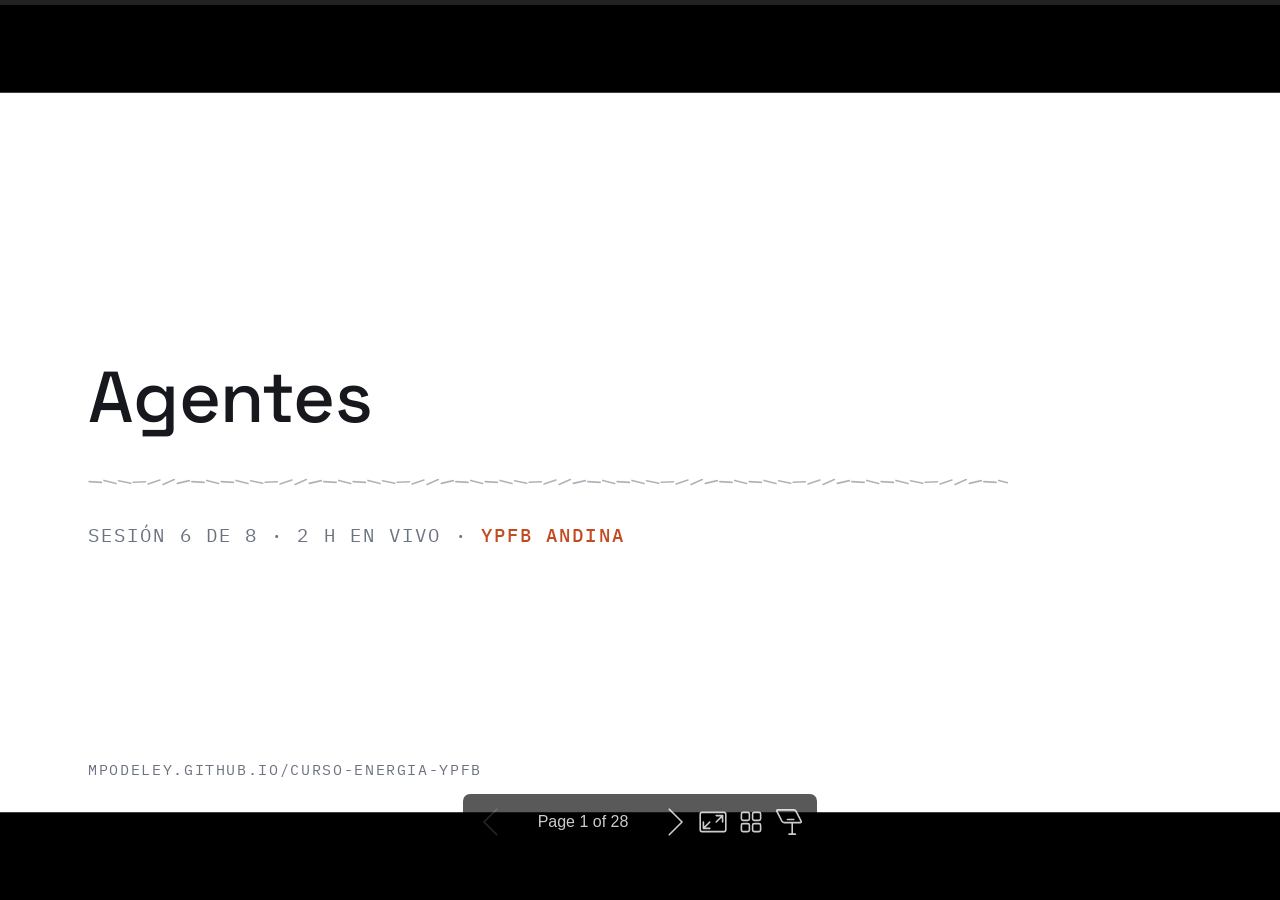
<file: slides/sesion-6.html>
<!DOCTYPE html><html lang="en-US"><head><title>Agentes</title><meta property="og:title" content="Agentes"><meta charset="UTF-8"><meta name="viewport" content="width=device-width,height=device-height,initial-scale=1.0"><meta name="apple-mobile-web-app-capable" content="yes"><meta http-equiv="X-UA-Compatible" content="ie=edge"><meta property="og:type" content="website"><meta name="twitter:card" content="summary"><style>@media screen{body[data-bespoke-view=""] .bespoke-marp-parent>.bespoke-marp-osc>button,body[data-bespoke-view=next] .bespoke-marp-parent>.bespoke-marp-osc>button,body[data-bespoke-view=overview] button.bespoke-marp-overview-close,body[data-bespoke-view=presenter] .bespoke-marp-presenter-container .bespoke-marp-presenter-info-container .bespoke-marp-presenter-info-page-area .bespoke-marp-presenter-info-page,body[data-bespoke-view=presenter] .bespoke-marp-presenter-container .bespoke-marp-presenter-info-container button,body[data-bespoke-view=presenter] .bespoke-marp-presenter-container .bespoke-marp-presenter-note-container button{appearance:none;background-color:initial;border:0;color:inherit;cursor:pointer;font-size:inherit;opacity:.8;outline:none;padding:0;transition:opacity .2s linear;-webkit-tap-highlight-color:transparent}body[data-bespoke-view=""] .bespoke-marp-parent>.bespoke-marp-osc>button:disabled,body[data-bespoke-view=next] .bespoke-marp-parent>.bespoke-marp-osc>button:disabled,body[data-bespoke-view=overview] button.bespoke-marp-overview-close:disabled,body[data-bespoke-view=presenter] .bespoke-marp-presenter-container .bespoke-marp-presenter-info-container .bespoke-marp-presenter-info-page-area .bespoke-marp-presenter-info-page:disabled,body[data-bespoke-view=presenter] .bespoke-marp-presenter-container .bespoke-marp-presenter-info-container button:disabled,body[data-bespoke-view=presenter] .bespoke-marp-presenter-container .bespoke-marp-presenter-note-container button:disabled{cursor:not-allowed;opacity:.15!important}body[data-bespoke-view=""] .bespoke-marp-parent>.bespoke-marp-osc>button:hover,body[data-bespoke-view=next] .bespoke-marp-parent>.bespoke-marp-osc>button:hover,body[data-bespoke-view=overview] button.bespoke-marp-overview-close:hover,body[data-bespoke-view=presenter] .bespoke-marp-presenter-container .bespoke-marp-presenter-info-container .bespoke-marp-presenter-info-page-area .bespoke-marp-presenter-info-page:hover,body[data-bespoke-view=presenter] .bespoke-marp-presenter-container .bespoke-marp-presenter-info-container button:hover,body[data-bespoke-view=presenter] .bespoke-marp-presenter-container .bespoke-marp-presenter-note-container button:hover{opacity:1}body[data-bespoke-view=""] .bespoke-marp-parent>.bespoke-marp-osc>button:hover:active,body[data-bespoke-view=next] .bespoke-marp-parent>.bespoke-marp-osc>button:hover:active,body[data-bespoke-view=overview] button.bespoke-marp-overview-close:hover:active,body[data-bespoke-view=presenter] .bespoke-marp-presenter-container .bespoke-marp-presenter-info-container .bespoke-marp-presenter-info-page-area .bespoke-marp-presenter-info-page:hover:active,body[data-bespoke-view=presenter] .bespoke-marp-presenter-container .bespoke-marp-presenter-info-container button:hover:active,body[data-bespoke-view=presenter] .bespoke-marp-presenter-container .bespoke-marp-presenter-note-container button:hover:active{opacity:.6}body[data-bespoke-view=""] .bespoke-marp-parent>.bespoke-marp-osc>button:hover:not(:disabled),body[data-bespoke-view=next] .bespoke-marp-parent>.bespoke-marp-osc>button:hover:not(:disabled),body[data-bespoke-view=overview] button.bespoke-marp-overview-close:hover:not(:disabled),body[data-bespoke-view=presenter] .bespoke-marp-presenter-container .bespoke-marp-presenter-info-container .bespoke-marp-presenter-info-page-area .bespoke-marp-presenter-info-page:hover:not(:disabled),body[data-bespoke-view=presenter] .bespoke-marp-presenter-container .bespoke-marp-presenter-info-container button:hover:not(:disabled),body[data-bespoke-view=presenter] .bespoke-marp-presenter-container .bespoke-marp-presenter-note-container button:hover:not(:disabled){transition:none}body[data-bespoke-view=""] .bespoke-marp-parent>.bespoke-marp-osc>button[data-bespoke-marp-osc=prev],body[data-bespoke-view=next] .bespoke-marp-parent>.bespoke-marp-osc>button[data-bespoke-marp-osc=prev],body[data-bespoke-view=presenter] .bespoke-marp-presenter-container .bespoke-marp-presenter-info-container button.bespoke-marp-presenter-info-page-prev{background:#0000 url("[data-uri]") no-repeat 50%;background-size:contain;overflow:hidden;text-indent:100%;white-space:nowrap}body[data-bespoke-view=""] .bespoke-marp-parent>.bespoke-marp-osc>button[data-bespoke-marp-osc=next],body[data-bespoke-view=next] .bespoke-marp-parent>.bespoke-marp-osc>button[data-bespoke-marp-osc=next],body[data-bespoke-view=presenter] .bespoke-marp-presenter-container .bespoke-marp-presenter-info-container button.bespoke-marp-presenter-info-page-next{background:#0000 url("[data-uri]") no-repeat 50%;background-size:contain;overflow:hidden;text-indent:100%;white-space:nowrap}:is(body[data-bespoke-view=""],body[data-bespoke-view=next]) .bespoke-marp-parent>.bespoke-marp-osc>button[data-bespoke-marp-osc=fullscreen]{background:#0000 url("[data-uri]") no-repeat 50%;background-size:contain;overflow:hidden;text-indent:100%;white-space:nowrap}:is(body[data-bespoke-view=""],body[data-bespoke-view=next]) .bespoke-marp-parent>.bespoke-marp-osc>button.exit[data-bespoke-marp-osc=fullscreen]{background-image:url("[data-uri]")}:is(body[data-bespoke-view=""],body[data-bespoke-view=next]) .bespoke-marp-parent>.bespoke-marp-osc>button[data-bespoke-marp-osc=presenter]{background:#0000 url("[data-uri]") no-repeat 50%;background-size:contain;overflow:hidden;text-indent:100%;white-space:nowrap}body[data-bespoke-view=overview] button.bespoke-marp-overview-close,body[data-bespoke-view=presenter] .bespoke-marp-presenter-container .bespoke-marp-presenter-note-container button.bespoke-marp-presenter-note-bigger{background:#0000 url("[data-uri]") no-repeat 50%;background-size:contain;overflow:hidden;text-indent:100%;white-space:nowrap}body[data-bespoke-view=presenter] .bespoke-marp-presenter-container .bespoke-marp-presenter-note-container button.bespoke-marp-presenter-note-smaller{background:#0000 url("[data-uri]") no-repeat 50%;background-size:contain;overflow:hidden;text-indent:100%;white-space:nowrap}:is(body[data-bespoke-view=""],body[data-bespoke-view=next]) .bespoke-marp-parent>.bespoke-marp-osc>button[data-bespoke-marp-osc=overview]{background:#0000 url("[data-uri]") no-repeat 50%;background-size:contain;overflow:hidden;text-indent:100%;white-space:nowrap}}@keyframes __bespoke_marp_transition_reduced_outgoing__{0%{opacity:1}to{opacity:0}}@keyframes __bespoke_marp_transition_reduced_incoming__{0%{mix-blend-mode:plus-lighter;opacity:0}to{mix-blend-mode:plus-lighter;opacity:1}}.bespoke-marp-note,.bespoke-marp-osc,.bespoke-progress-parent{display:none;transition:none}@media screen{::view-transition-group(*){animation-duration:var(--marp-bespoke-transition-animation-duration,.5s);animation-timing-function:ease}::view-transition-new(*),::view-transition-old(*){animation-delay:0s;animation-direction:var(--marp-bespoke-transition-animation-direction,normal);animation-duration:var(--marp-bespoke-transition-animation-duration,.5s);animation-fill-mode:both;animation-name:var(--marp-bespoke-transition-animation-name,var(--marp-bespoke-transition-animation-name-fallback,__bespoke_marp_transition_no_animation__));mix-blend-mode:normal}::view-transition-old(*){--marp-bespoke-transition-animation-name-fallback:__bespoke_marp_transition_reduced_outgoing__;animation-timing-function:ease}::view-transition-new(*){--marp-bespoke-transition-animation-name-fallback:__bespoke_marp_transition_reduced_incoming__;animation-timing-function:ease}::view-transition-new(root),::view-transition-old(root){animation-timing-function:linear}::view-transition-new(__bespoke_marp_transition_osc__),::view-transition-old(__bespoke_marp_transition_osc__){animation-duration:0s!important;animation-name:__bespoke_marp_transition_osc__!important}::view-transition-new(__bespoke_marp_transition_osc__){opacity:0!important}.bespoke-marp-transition-warming-up::view-transition-group(*),.bespoke-marp-transition-warming-up::view-transition-new(*),.bespoke-marp-transition-warming-up::view-transition-old(*){animation-play-state:paused!important}body,html{height:100%;margin:0}body{background:#000;overflow:hidden}svg.bespoke-marp-slide{content-visibility:hidden;interactivity:inert;opacity:0;pointer-events:none;z-index:-1}svg.bespoke-marp-slide:not(.bespoke-marp-active) *{view-transition-name:none!important}svg.bespoke-marp-slide.bespoke-marp-active{content-visibility:visible;interactivity:auto;opacity:1;pointer-events:auto;z-index:0}svg.bespoke-marp-slide.bespoke-marp-active.bespoke-marp-active-ready *{animation-name:__bespoke_marp__!important}@supports not (content-visibility:hidden){svg.bespoke-marp-slide[data-bespoke-marp-load=hideable]{display:none}svg.bespoke-marp-slide[data-bespoke-marp-load=hideable].bespoke-marp-active{display:block}}}@media screen and (prefers-reduced-motion:reduce){svg.bespoke-marp-slide *{view-transition-name:none!important}}@media screen{[data-bespoke-marp-fragment=inactive]{visibility:hidden}:is(body[data-bespoke-view=""],body[data-bespoke-view=next]) .bespoke-marp-parent{inset:0;position:absolute}:is(body[data-bespoke-view=""],body[data-bespoke-view=next]) .bespoke-marp-parent>.bespoke-marp-osc{background:#000000a6;border-radius:7px;bottom:50px;color:#fff;contain:paint;display:block;font-family:Helvetica,Arial,sans-serif;font-size:16px;left:50%;line-height:0;opacity:1;padding:12px;position:absolute;touch-action:manipulation;transform:translateX(-50%);transition:opacity .2s linear;-webkit-user-select:none;user-select:none;view-transition-name:__bespoke_marp_transition_osc__;white-space:nowrap;will-change:transform;z-index:1}:is(body[data-bespoke-view=""],body[data-bespoke-view=next]) .bespoke-marp-parent>.bespoke-marp-osc>:where(*){margin-left:6px}:is(body[data-bespoke-view=""],body[data-bespoke-view=next]) .bespoke-marp-parent>.bespoke-marp-osc>:where(*):where(:first-child){margin-left:0}:is(body[data-bespoke-view=""],body[data-bespoke-view=next]) .bespoke-marp-parent>.bespoke-marp-osc>span{opacity:.8}:is(body[data-bespoke-view=""],body[data-bespoke-view=next]) .bespoke-marp-parent>.bespoke-marp-osc>span[data-bespoke-marp-osc=page]{display:inline-block;min-width:140px;text-align:center}:is(body[data-bespoke-view=""],body[data-bespoke-view=next]) .bespoke-marp-parent>.bespoke-marp-osc>button[data-bespoke-marp-osc=fullscreen],:is(body[data-bespoke-view=""],body[data-bespoke-view=next]) .bespoke-marp-parent>.bespoke-marp-osc>button[data-bespoke-marp-osc=next],:is(body[data-bespoke-view=""],body[data-bespoke-view=next]) .bespoke-marp-parent>.bespoke-marp-osc>button[data-bespoke-marp-osc=overview],:is(body[data-bespoke-view=""],body[data-bespoke-view=next]) .bespoke-marp-parent>.bespoke-marp-osc>button[data-bespoke-marp-osc=presenter],:is(body[data-bespoke-view=""],body[data-bespoke-view=next]) .bespoke-marp-parent>.bespoke-marp-osc>button[data-bespoke-marp-osc=prev]{height:32px;line-height:32px;width:32px}:is(body[data-bespoke-view=""],body[data-bespoke-view=next]) .bespoke-marp-parent.bespoke-marp-inactive{cursor:none}:is(body[data-bespoke-view=""],body[data-bespoke-view=next]) .bespoke-marp-parent.bespoke-marp-inactive>.bespoke-marp-osc{opacity:0;pointer-events:none}:is(body[data-bespoke-view=""],body[data-bespoke-view=next]) svg.bespoke-marp-slide{height:100%;left:0;position:absolute;top:0;width:100%}body[data-bespoke-view=""] .bespoke-progress-parent{background:#222;display:flex;height:5px;width:100%}body[data-bespoke-view=""] .bespoke-progress-parent+:where(.bespoke-marp-parent){top:5px}body[data-bespoke-view=""] .bespoke-progress-parent .bespoke-progress-bar{background:#0288d1;flex:0 0 0;transition:flex-basis .2s cubic-bezier(0,1,1,1)}body[data-bespoke-view=next]{background:#0000}body[data-bespoke-view=presenter]{background:#161616}body[data-bespoke-view=presenter] .bespoke-marp-presenter-container{display:grid;font-family:Helvetica,Arial,sans-serif;grid-template:"current dragbar next" minmax(140px,1fr) "current dragbar note" 2fr "info    dragbar note" 3em;grid-template-columns:minmax(3px,var(--bespoke-marp-presenter-split-ratio,66%)) 0 minmax(3px,1fr);height:100%;left:0;position:absolute;top:0;width:100%}body[data-bespoke-view=presenter] .bespoke-marp-presenter-container :where(.bespoke-marp-parent){grid-area:current;overflow:hidden;position:relative}body[data-bespoke-view=presenter] .bespoke-marp-presenter-container :where(.bespoke-marp-parent) :where(svg.bespoke-marp-slide){height:calc(100% - 40px);left:20px;pointer-events:none;position:absolute;top:20px;-webkit-user-select:none;user-select:none;width:calc(100% - 40px)}body[data-bespoke-view=presenter] .bespoke-marp-presenter-container :where(.bespoke-marp-parent) :where(svg.bespoke-marp-slide).bespoke-marp-active{filter:drop-shadow(0 3px 10px rgba(0,0,0,.5))}body[data-bespoke-view=presenter] .bespoke-marp-presenter-container .bespoke-marp-presenter-dragbar-container{background:#0288d1;cursor:col-resize;grid-area:dragbar;margin-left:-3px;opacity:0;position:relative;transition:opacity .4s linear .1s;width:6px;z-index:10}body[data-bespoke-view=presenter] .bespoke-marp-presenter-container .bespoke-marp-presenter-dragbar-container:hover{opacity:1}body[data-bespoke-view=presenter] .bespoke-marp-presenter-container .bespoke-marp-presenter-dragbar-container.active{opacity:1;transition-delay:0s}body[data-bespoke-view=presenter] .bespoke-marp-presenter-container .bespoke-marp-presenter-next-container{background:#222;cursor:pointer;display:none;grid-area:next;overflow:hidden;position:relative}body[data-bespoke-view=presenter] .bespoke-marp-presenter-container .bespoke-marp-presenter-next-container.active{display:block}body[data-bespoke-view=presenter] .bespoke-marp-presenter-container .bespoke-marp-presenter-next-container iframe.bespoke-marp-presenter-next{background:#0000;border:0;display:block;filter:drop-shadow(0 3px 10px rgba(0,0,0,.5));height:calc(100% - 40px);left:20px;pointer-events:none;position:absolute;interactivity:inert;top:20px;-webkit-user-select:none;user-select:none;width:calc(100% - 40px)}body[data-bespoke-view=presenter] .bespoke-marp-presenter-container .bespoke-marp-presenter-note-container{background:#222;color:#eee;grid-area:note;position:relative;z-index:1}body[data-bespoke-view=presenter] .bespoke-marp-presenter-container .bespoke-marp-presenter-note-container button{height:1.5em;line-height:1.5em;width:1.5em}body[data-bespoke-view=presenter] .bespoke-marp-presenter-container .bespoke-marp-presenter-note-container .bespoke-marp-presenter-note-wrapper{display:block;inset:0;position:absolute}body[data-bespoke-view=presenter] .bespoke-marp-presenter-container .bespoke-marp-presenter-note-container .bespoke-marp-presenter-note-buttons{background:#000000a6;border-radius:4px;bottom:0;display:flex;gap:4px;margin:12px;opacity:0;padding:6px;pointer-events:none;position:absolute;right:0;transition:opacity .2s linear}body[data-bespoke-view=presenter] .bespoke-marp-presenter-container .bespoke-marp-presenter-note-container .bespoke-marp-presenter-note-buttons:focus-within,body[data-bespoke-view=presenter] .bespoke-marp-presenter-container .bespoke-marp-presenter-note-container .bespoke-marp-presenter-note-wrapper:focus-within+.bespoke-marp-presenter-note-buttons,body[data-bespoke-view=presenter] .bespoke-marp-presenter-container .bespoke-marp-presenter-note-container:hover .bespoke-marp-presenter-note-buttons{opacity:1;pointer-events:auto}body[data-bespoke-view=presenter] .bespoke-marp-presenter-container .bespoke-marp-presenter-note-container .bespoke-marp-note{box-sizing:border-box;font-size:calc(1.1em*var(--bespoke-marp-note-font-scale, 1));height:calc(100% - 40px);margin:20px;overflow:auto;padding-right:3px;white-space:pre-wrap;width:calc(100% - 40px);word-wrap:break-word;scrollbar-color:#eeeeee80 #0000;scrollbar-width:thin}body[data-bespoke-view=presenter] .bespoke-marp-presenter-container .bespoke-marp-presenter-note-container .bespoke-marp-note::-webkit-scrollbar{width:6px}body[data-bespoke-view=presenter] .bespoke-marp-presenter-container .bespoke-marp-presenter-note-container .bespoke-marp-note::-webkit-scrollbar-track{background:#0000}body[data-bespoke-view=presenter] .bespoke-marp-presenter-container .bespoke-marp-presenter-note-container .bespoke-marp-note::-webkit-scrollbar-thumb{background:#eeeeee80;border-radius:6px}body[data-bespoke-view=presenter] .bespoke-marp-presenter-container .bespoke-marp-presenter-note-container .bespoke-marp-note:empty{pointer-events:none}body[data-bespoke-view=presenter] .bespoke-marp-presenter-container .bespoke-marp-presenter-note-container .bespoke-marp-note.active{display:block}body[data-bespoke-view=presenter] .bespoke-marp-presenter-container .bespoke-marp-presenter-note-container .bespoke-marp-note p:first-child{margin-top:0}body[data-bespoke-view=presenter] .bespoke-marp-presenter-container .bespoke-marp-presenter-note-container .bespoke-marp-note p:last-child{margin-bottom:0}body[data-bespoke-view=presenter] .bespoke-marp-presenter-container .bespoke-marp-presenter-info-container{align-items:center;box-sizing:border-box;color:#eee;display:flex;flex-wrap:nowrap;grid-area:info;justify-content:center;overflow:hidden;padding:0 10px}body[data-bespoke-view=presenter] .bespoke-marp-presenter-container .bespoke-marp-presenter-info-container :is(.bespoke-marp-presenter-info-page-area,.bespoke-marp-presenter-info-time,.bespoke-marp-presenter-info-timer){box-sizing:border-box;display:block;padding:0 10px;white-space:nowrap;width:100%}body[data-bespoke-view=presenter] .bespoke-marp-presenter-container .bespoke-marp-presenter-info-container button{height:1.5em;line-height:1.5em;width:1.5em}body[data-bespoke-view=presenter] .bespoke-marp-presenter-container .bespoke-marp-presenter-info-container .bespoke-marp-presenter-info-page-area{order:2;text-align:center}body[data-bespoke-view=presenter] .bespoke-marp-presenter-container .bespoke-marp-presenter-info-container .bespoke-marp-presenter-info-page-area .bespoke-marp-presenter-info-page{display:inline-block;min-width:120px;text-align:center}body[data-bespoke-view=presenter] .bespoke-marp-presenter-container .bespoke-marp-presenter-info-container .bespoke-marp-presenter-info-time{color:#999;order:1;text-align:left}body[data-bespoke-view=presenter] .bespoke-marp-presenter-container .bespoke-marp-presenter-info-container .bespoke-marp-presenter-info-timer{color:#999;order:3;text-align:right}body[data-bespoke-view=presenter] .bespoke-marp-presenter-container .bespoke-marp-presenter-info-container .bespoke-marp-presenter-info-timer:hover{cursor:pointer}body[data-bespoke-view=overview]{background:#161616;overflow:auto}body[data-bespoke-view=overview] [data-bespoke-marp-fragment=inactive]{visibility:visible}body[data-bespoke-view=overview] .bespoke-marp-overview-header{backdrop-filter:blur(4px);background:#222222d9;box-shadow:0 3px 10px #00000080;box-sizing:border-box;display:flex;height:48px;inset:0 0 auto;justify-content:flex-end;padding:10px;position:fixed;z-index:1}body[data-bespoke-view=overview] button.bespoke-marp-overview-close{height:28px;line-height:28px;transform:rotate(45deg);width:28px}body[data-bespoke-view=overview] .bespoke-marp-parent{display:grid;gap:40px;grid-template-columns:repeat(auto-fit,minmax(0,240px));justify-content:space-around;padding:30px}body[data-bespoke-view=overview] .bespoke-marp-parent svg.bespoke-marp-slide{--bov-selected:#0000;--bov-focus:#161616;--bov-focus-outline:#0000;background-image:conic-gradient(#161616 0 0),conic-gradient(var(--bov-focus) 0 0),conic-gradient(var(--bov-focus-outline) 0 0),conic-gradient(var(--bov-selected) 0 0);background-position:5px 5px,3px 3px,2px 2px,0 0;background-repeat:no-repeat;background-size:calc(100% - 10px) calc(100% - 10px),calc(100% - 6px) calc(100% - 6px),calc(100% - 4px) calc(100% - 4px),100% 100%;content-visibility:visible;cursor:pointer;filter:drop-shadow(0 3px 10px rgba(0,0,0,.5));margin:-6px;padding:6px;interactivity:auto;opacity:1;outline:0;pointer-events:auto;scroll-margin-block:30px;width:100%;z-index:0}body[data-bespoke-view=overview] .bespoke-marp-parent svg.bespoke-marp-slide *,body[data-bespoke-view=overview] .bespoke-marp-parent svg.bespoke-marp-slide.bespoke-marp-active *{pointer-events:none;interactivity:inert}body[data-bespoke-view=overview] .bespoke-marp-parent :is(svg.bespoke-marp-slide:active,svg.bespoke-marp-slide:focus-visible,svg.bespoke-marp-slide:hover){--bov-focus-outline:#161616}body[data-bespoke-view=overview] .bespoke-marp-parent svg.bespoke-marp-slide:focus-visible,body[data-bespoke-view=overview] .bespoke-marp-parent svg.bespoke-marp-slide:hover{--bov-focus:#999}body[data-bespoke-view=overview] .bespoke-marp-parent svg.bespoke-marp-slide:active{--bov-focus:#eee}body[data-bespoke-view=overview] .bespoke-marp-parent svg.bespoke-marp-slide.bespoke-marp-active{--bov-selected:#0288d1}body[data-bespoke-view=overview]:has(.bespoke-marp-overview-header) .bespoke-marp-parent{padding-top:78px}body[data-bespoke-view=overview]:has(.bespoke-marp-overview-header) .bespoke-marp-parent svg.bespoke-marp-slide{scroll-margin-top:78px}.bespoke-marp-overview{background:#000000a6;inset:0;opacity:0;pointer-events:none;position:fixed;transition:opacity .1s ease;z-index:10}.bespoke-marp-overview iframe{background:#222;border:0;display:block;height:100%;left:0;position:absolute;top:0;width:100%}.bespoke-marp-overview[data-open="1"]{opacity:1;pointer-events:auto}}@media print{.bespoke-marp-overview,.bespoke-marp-presenter-info-container,.bespoke-marp-presenter-next-container,.bespoke-marp-presenter-note-container{display:none}}</style><style>div#\:\$p > svg > foreignObject > section{width:1280px;height:720px;box-sizing:border-box;overflow:hidden;position:relative;scroll-snap-align:center center;-webkit-text-size-adjust:100%;text-size-adjust:100%}div#\:\$p > svg > foreignObject > section::after{bottom:0;content:attr(data-marpit-pagination);padding:inherit;pointer-events:none;position:absolute;right:0}div#\:\$p > svg > foreignObject > section:not([data-marpit-pagination])::after{display:none}div#\:\$p > svg > foreignObject > section :where(:is(h1, marp-h1)){font-size:2em;margin-block:0.67em}div#\:\$p > svg > foreignObject > section section:where(:is(h1, marp-h1)){--marpit-root-font-size: 2em}div#\:\$p > svg > foreignObject > section video::-webkit-media-controls{will-change:transform}@page {size:1280px 720px;margin:0}@media print{html, body{background-color:#fff;margin:0;page-break-inside:avoid;break-inside:avoid-page}div#\:\$p > svg > foreignObject > section{page-break-before:always;break-before:page}div#\:\$p > svg > foreignObject > section, div#\:\$p > svg > foreignObject > section *{-webkit-print-color-adjust:exact!important;animation-delay:0s!important;animation-duration:0s!important;color-adjust:exact!important;print-color-adjust:exact!important;transition:none!important}div#\:\$p > svg[data-marpit-svg]{display:block;height:100vh;width:100vw}}@font-face {font-family:"IBM Plex Mono";font-style:normal;font-weight:400;font-display:block;src:url([data-uri]) format("woff2")}@font-face {font-family:"IBM Plex Mono";font-style:normal;font-weight:500;font-display:block;src:url([data-uri]) format("woff2")}@font-face {font-family:"IBM Plex Sans";font-style:normal;font-weight:400 600;font-display:block;src:url([data-uri]) format("woff2")}@font-face {font-family:"Space Grotesk";font-style:normal;font-weight:500 700;font-display:block;src:url([data-uri]) format("woff2")}div#\:\$p > svg > foreignObject > :where(section){container-type:size}div#\:\$p > svg > foreignObject > section img[data-marp-twemoji]{background:transparent;height:1em;margin:0 .05em 0 .1em;vertical-align:-.1em;width:1em}div#\:\$p > svg > foreignObject > :where(section):not([\20 root]){--bg: #ffffff;--surface-2: #f6f7f8;--border: #d9dce0;--border-soft: #e8eaed;--text: #16181d;--muted: #4a5361;--faint: #6b7280;--primary: #c24b22;--blue: #1f6a9b;--green: #147a5f;--gold: #8a6412;--near-black: #0f1012;--off-white: #f4f4f2;--disp: 'Space Grotesk', ui-sans-serif, system-ui, sans-serif;--body: 'IBM Plex Sans', ui-sans-serif, system-ui, sans-serif;--mono: 'IBM Plex Mono', ui-monospace, Menlo, monospace;--regla: url("data:image/svg+xml,%3Csvg%20xmlns%3D%22http%3A%2F%2Fwww.w3.org%2F2000%2Fsvg%22%20width%3D%22132%22%20height%3D%2220%22%20viewBox%3D%220%200%20132%2020%22%3E%3Cg%20stroke%3D%22%236e7480%22%20stroke-width%3D%221.6%22%20stroke-linecap%3D%22round%22%3E%3Cline%20x1%3D%221.1%22%20y1%3D%229.6%22%20x2%3D%2213.5%22%20y2%3D%2210.4%22%2F%3E%3Cline%20x1%3D%2216.0%22%20y1%3D%228.4%22%20x2%3D%2228.0%22%20y2%3D%2211.6%22%2F%3E%3Cline%20x1%3D%2230.6%22%20y1%3D%228.7%22%20x2%3D%2242.7%22%20y2%3D%2211.3%22%2F%3E%3Cline%20x1%3D%2245.1%22%20y1%3D%2210.3%22%20x2%3D%2257.5%22%20y2%3D%229.7%22%2F%3E%3Cline%20x1%3D%2260.1%22%20y1%3D%2212.0%22%20x2%3D%2271.9%22%20y2%3D%228.0%22%2F%3E%3Cline%20x1%3D%2275.0%22%20y1%3D%2212.5%22%20x2%3D%2286.3%22%20y2%3D%227.5%22%2F%3E%3Cline%20x1%3D%2289.3%22%20y1%3D%2211.4%22%20x2%3D%22101.4%22%20y2%3D%228.6%22%2F%3E%3Cline%20x1%3D%22103.8%22%20y1%3D%229.6%22%20x2%3D%22116.2%22%20y2%3D%2210.4%22%2F%3E%3Cline%20x1%3D%22118.7%22%20y1%3D%228.4%22%20x2%3D%22130.6%22%20y2%3D%2211.6%22%2F%3E%3C%2Fg%3E%3C%2Fsvg%3E");}div#\:\$p > svg > foreignObject > section{width:1280px;height:720px;padding:76px 88px 72px;background:var(--bg);color:var(--text);font-family:var(--body);font-size:27px;line-height:1.45;letter-spacing:0.002em;display:flex;flex-direction:column;justify-content:flex-start}div#\:\$p > svg > foreignObject > section{--marpit-root-font-size: 27px}div#\:\$p > svg > foreignObject > section :is(h1, marp-h1){font-family:var(--disp);font-weight:500;font-size:58px;line-height:1.12;letter-spacing:-0.01em;margin:0 0 24px}div#\:\$p > svg > foreignObject > section :is(h2, marp-h2){font-family:var(--disp);font-weight:500;font-size:42px;line-height:1.18;letter-spacing:-0.005em;margin:0 0 28px;max-width:22ch}div#\:\$p > svg > foreignObject > section :is(h3, marp-h3){font-family:var(--disp);font-weight:500;font-size:30px;line-height:1.25;margin:28px 0 12px}div#\:\$p > svg > foreignObject > section p{margin:0 0 20px;max-width:54ch}div#\:\$p > svg > foreignObject > section strong{font-weight:600}div#\:\$p > svg > foreignObject > section em{font-style:normal;color:var(--primary)}div#\:\$p > svg > foreignObject > section a{color:var(--primary);text-decoration-thickness:1px;text-underline-offset:3px}div#\:\$p > svg > foreignObject > section ul, div#\:\$p > svg > foreignObject > section ol{margin:0 0 20px;padding-left:0;max-width:52ch}div#\:\$p > svg > foreignObject > section ul{list-style:none}div#\:\$p > svg > foreignObject > section ul > li{position:relative;padding-left:34px;margin-bottom:16px}div#\:\$p > svg > foreignObject > section ul > li::before{content:'—';position:absolute;left:0;color:var(--primary)}div#\:\$p > svg > foreignObject > section ol{padding-left:34px}div#\:\$p > svg > foreignObject > section ol > li{margin-bottom:16px}div#\:\$p > svg > foreignObject > section li::marker{color:var(--faint)}div#\:\$p > svg > foreignObject > section li > ul, div#\:\$p > svg > foreignObject > section li > ol{margin:12px 0 0}div#\:\$p > svg > foreignObject > section li > ul > li{font-size:0.88em;color:var(--muted);margin-bottom:8px}div#\:\$p > svg > foreignObject > section code{font-family:var(--mono);font-size:0.86em;background:var(--surface-2);border:1px solid var(--border-soft);border-radius:5px;padding:2px 7px}div#\:\$p > svg > foreignObject > section :is(pre, marp-pre){font-family:var(--mono);font-size:22px;line-height:1.5;background:var(--surface-2);border:1px solid var(--border-soft);border-radius:10px;padding:24px 28px;overflow:hidden}div#\:\$p > svg > foreignObject > section :is(pre, marp-pre) code{background:none;border:none;padding:0;font-size:inherit}div#\:\$p > svg > foreignObject > section blockquote{border-left:3px solid var(--primary);padding-left:26px;margin:0 0 20px;color:var(--muted);max-width:42ch}div#\:\$p > svg > foreignObject > section table{border-collapse:collapse;font-size:23px;line-height:1.35;width:100%}div#\:\$p > svg > foreignObject > section th{font-family:var(--mono);font-size:15px;font-weight:500;letter-spacing:0.13em;text-transform:uppercase;color:var(--faint);text-align:left;padding:0 20px 12px 0;border-bottom:1px solid var(--border)}div#\:\$p > svg > foreignObject > section td{padding:14px 20px 14px 0;border-bottom:1px solid var(--border-soft);vertical-align:top}div#\:\$p > svg > foreignObject > section tr:last-child td{border-bottom:none}div#\:\$p > svg > foreignObject > section td:nth-child(2){font-family:var(--mono);font-size:20px;color:var(--muted);white-space:nowrap}div#\:\$p > svg > foreignObject > section img{display:block}div#\:\$p > svg > foreignObject > section header, div#\:\$p > svg > foreignObject > section footer, div#\:\$p > svg > foreignObject > section::after{font-family:var(--mono);font-size:15px;font-weight:400;letter-spacing:0.11em;text-transform:uppercase;color:var(--faint)}div#\:\$p > svg > foreignObject > section::after{--marpit-root-font-size: 15px}div#\:\$p > svg > foreignObject > section header{position:absolute;top:34px;left:88px;right:88px}div#\:\$p > svg > foreignObject > section header strong{color:var(--primary);font-weight:500}div#\:\$p > svg > foreignObject > section footer{position:absolute;bottom:32px;left:88px}div#\:\$p > svg > foreignObject > section::after{bottom:32px;right:88px;left:auto;padding:0;content:attr(data-marpit-pagination) ' / ' attr(data-marpit-pagination-total)}div#\:\$p > svg > foreignObject > section.portada{justify-content:center;padding:76px 88px}div#\:\$p > svg > foreignObject > section.portada :is(h1, marp-h1){font-size:72px;max-width:20ch;margin-bottom:0}div#\:\$p > svg > foreignObject > section.portada :is(h1, marp-h1)::after{content:'';display:block;height:20px;margin:34px 0 30px;opacity:0.55;background:var(--regla) repeat-x left center / 132px 20px}div#\:\$p > svg > foreignObject > section.portada p{font-family:var(--mono);font-size:19px;letter-spacing:0.11em;text-transform:uppercase;color:var(--faint);max-width:none;margin:0}div#\:\$p > svg > foreignObject > section.portada strong{color:var(--primary);font-weight:500}div#\:\$p > svg > foreignObject > section.portada img{position:absolute;right:88px;bottom:76px}div#\:\$p > svg > foreignObject > section.portada header{display:none}div#\:\$p > svg > foreignObject > section.portada[data-marpit-pagination]::after{display:none}div#\:\$p > svg > foreignObject > section.seccion{background:var(--near-black);color:var(--off-white);justify-content:center}div#\:\$p > svg > foreignObject > section.seccion :is(h2, marp-h2){font-size:60px;color:var(--off-white);margin-bottom:18px;max-width:20ch}div#\:\$p > svg > foreignObject > section.seccion p{font-family:var(--mono);font-size:19px;letter-spacing:0.11em;text-transform:uppercase;color:#9aa0aa;max-width:none;margin:0}div#\:\$p > svg > foreignObject > section.seccion strong{color:#ff9576;font-weight:500}div#\:\$p > svg > foreignObject > section.seccion header, div#\:\$p > svg > foreignObject > section.seccion footer{color:#6e7480}div#\:\$p > svg > foreignObject > section.seccion::after{color:#6e7480}div#\:\$p > svg > foreignObject > section.panel{justify-content:center;align-items:center;text-align:center;background:var(--surface-2)}div#\:\$p > svg > foreignObject > section.panel :is(h2, marp-h2){font-size:50px;max-width:24ch;margin-bottom:26px}div#\:\$p > svg > foreignObject > section.panel p{max-width:40ch;color:var(--muted)}div#\:\$p > svg > foreignObject > section.panel code{font-size:30px;font-weight:500;background:var(--bg);border-color:var(--border);padding:12px 22px;color:var(--primary)}div#\:\$p > svg > foreignObject > section.panel img{margin:30px auto 0}div#\:\$p > svg > foreignObject > section.panel ul{text-align:left}div#\:\$p > svg > foreignObject > section.cita{justify-content:center;padding:76px 120px}div#\:\$p > svg > foreignObject > section.cita :is(h2, marp-h2){font-size:56px;line-height:1.2;max-width:24ch;margin:0}div#\:\$p > svg > foreignObject > section.cita p{font-size:30px;color:var(--muted);max-width:38ch;margin:30px 0 0}div#\:\$p > svg > foreignObject > section.cita strong{color:var(--primary);font-weight:500}div#\:\$p > svg > foreignObject > section.cita header, div#\:\$p > svg > foreignObject > section.cita footer{display:none}div#\:\$p > svg > foreignObject > section.cita[data-marpit-pagination]::after{display:none}div#\:\$p > svg > foreignObject > section.acentos ul > li:nth-child(2)::before{color:var(--blue)}div#\:\$p > svg > foreignObject > section.acentos ul > li:nth-child(3)::before{color:var(--green)}div#\:\$p > svg > foreignObject > section.acentos ul > li:nth-child(4)::before{color:var(--gold)}div#\:\$p > svg > foreignObject > section[data-marpit-advanced-background="background"]{columns:initial!important;display:block!important;padding:0!important}div#\:\$p > svg > foreignObject > section[data-marpit-advanced-background="background"]::before, div#\:\$p > svg > foreignObject > section[data-marpit-advanced-background="background"]::after, div#\:\$p > svg > foreignObject > section[data-marpit-advanced-background="content"]::before, div#\:\$p > svg > foreignObject > section[data-marpit-advanced-background="content"]::after{display:none!important}div#\:\$p > svg > foreignObject > section[data-marpit-advanced-background="background"] > div[data-marpit-advanced-background-container]{all:initial;display:flex;flex-direction:row;height:100%;overflow:hidden;width:100%}div#\:\$p > svg > foreignObject > section[data-marpit-advanced-background="background"] > div[data-marpit-advanced-background-container][data-marpit-advanced-background-direction="vertical"]{flex-direction:column}div#\:\$p > svg > foreignObject > section[data-marpit-advanced-background="background"][data-marpit-advanced-background-split] > div[data-marpit-advanced-background-container]{width:var(--marpit-advanced-background-split, 50%)}div#\:\$p > svg > foreignObject > section[data-marpit-advanced-background="background"][data-marpit-advanced-background-split="right"] > div[data-marpit-advanced-background-container]{margin-left:calc(100% - var(--marpit-advanced-background-split, 50%))}div#\:\$p > svg > foreignObject > section[data-marpit-advanced-background="background"] > div[data-marpit-advanced-background-container] > figure{all:initial;background-position:center;background-repeat:no-repeat;background-size:cover;flex:auto;margin:0}div#\:\$p > svg > foreignObject > section[data-marpit-advanced-background="background"] > div[data-marpit-advanced-background-container] > figure > figcaption{position:absolute;border:0;clip:rect(0, 0, 0, 0);height:1px;margin:-1px;overflow:hidden;padding:0;white-space:nowrap;width:1px}div#\:\$p > svg > foreignObject > section[data-marpit-advanced-background="content"], div#\:\$p > svg > foreignObject > section[data-marpit-advanced-background="pseudo"]{background:transparent!important}div#\:\$p > svg > foreignObject > section[data-marpit-advanced-background="pseudo"], div#\:\$p > svg[data-marpit-svg] > foreignObject[data-marpit-advanced-background="pseudo"]{pointer-events:none!important}div#\:\$p > svg > foreignObject > section[data-marpit-advanced-background-split]{width:100%;height:100%}
</style></head><body><div class="bespoke-progress-parent"><div class="bespoke-progress-bar"></div></div><div class="bespoke-marp-osc"><button data-bespoke-marp-osc="prev" tabindex="-1" title="Previous slide">Previous slide</button><span data-bespoke-marp-osc="page"></span><button data-bespoke-marp-osc="next" tabindex="-1" title="Next slide">Next slide</button><button data-bespoke-marp-osc="fullscreen" tabindex="-1" title="Toggle fullscreen (f)">Toggle fullscreen</button><button data-bespoke-marp-osc="overview" tabindex="-1" title="Toggle overview view (o)">Toggle overview view</button><button data-bespoke-marp-osc="presenter" tabindex="-1" title="Open presenter view (p)">Open presenter view</button></div><div id=":$p"><svg data-marpit-svg="" viewBox="0 0 1280 720"><foreignObject width="1280" height="720"><section id="1" data-paginate="true" data-header="IA generativa · petróleo y gas · **Sesión 6**" data-footer="mpodeley.github.io/curso-energia-ypfb" data-class="portada" data-theme="podeley" lang="en-US" class="portada" data-marpit-pagination="1" style="--paginate:true;--header:IA generativa · petróleo y gas · **Sesión 6**;--footer:mpodeley.github.io/curso-energia-ypfb;--class:portada;--theme:podeley;" data-marpit-pagination-total="28">
<header>IA generativa · petróleo y gas · <strong>Sesión 6</strong></header>

<h1 id="agentes">Agentes</h1>
<p>Sesión 6 de 8 · 2 h en vivo · <strong>YPFB Andina</strong></p>
<footer>mpodeley.github.io/curso-energia-ypfb</footer>
</section>
</foreignObject></svg><svg data-marpit-svg="" viewBox="0 0 1280 720"><foreignObject width="1280" height="720"><section id="2" data-paginate="true" data-header="IA generativa · petróleo y gas · **Sesión 6**" data-footer="mpodeley.github.io/curso-energia-ypfb" data-theme="podeley" lang="en-US" data-marpit-pagination="2" style="--paginate:true;--header:IA generativa · petróleo y gas · **Sesión 6**;--footer:mpodeley.github.io/curso-energia-ypfb;--theme:podeley;" data-marpit-pagination-total="28">
<header>IA generativa · petróleo y gas · <strong>Sesión 6</strong></header>
<h2 id="hoy">Hoy</h2>
<table>
<thead>
<tr>
<th>Bloque</th>
<th>Tiempo</th>
<th>Qué hacemos</th>
</tr>
</thead>
<tbody>
<tr>
<td>Apertura y entrada al sitio</td>
<td>5 min</td>
<td>El PIN de siempre y las ventanas del día</td>
</tr>
<tr>
<td>El loop del agente</td>
<td>20 min</td>
<td>La traza del ejercicio paso a paso, y después en vivo</td>
</tr>
<tr>
<td>Sus tareas</td>
<td>30 min</td>
<td>Las cadenas que trajeron: qué delegarían y qué no</td>
</tr>
<tr>
<td>Dónde se rompe, dónde mejora</td>
<td>20 min</td>
<td>Contexto, memoria en archivos, la frontera que sube</td>
</tr>
<tr>
<td>Puente a la sesión 7</td>
<td>10 min</td>
<td>Qué cambia cuando las herramientas escriben</td>
</tr>
<tr>
<td>El caso, en marcha</td>
<td>25 min</td>
<td>El screening de waterflooding, planificado entre todos</td>
</tr>
<tr>
<td>Cierre y tarea</td>
<td>10 min</td>
<td>La tarea de la sesión 7 y quién hace qué</td>
</tr>
</tbody>
</table>
<footer>mpodeley.github.io/curso-energia-ypfb</footer>
</section>
</foreignObject></svg><svg data-marpit-svg="" viewBox="0 0 1280 720"><foreignObject width="1280" height="720"><section id="3" data-paginate="true" data-header="IA generativa · petróleo y gas · **Sesión 6**" data-footer="mpodeley.github.io/curso-energia-ypfb" data-theme="podeley" lang="en-US" data-marpit-pagination="3" style="--paginate:true;--header:IA generativa · petróleo y gas · **Sesión 6**;--footer:mpodeley.github.io/curso-energia-ypfb;--theme:podeley;" data-marpit-pagination-total="28">
<header>IA generativa · petróleo y gas · <strong>Sesión 6</strong></header>
<h2 id="al-final-de-esta-sesi%C3%B3n-van-a-poder">Al final de esta sesión van a poder</h2>
<ul>
<li>Ver el <strong>loop</strong> de un agente: pensar, ejecutar, mirar el resultado, repetir</li>
<li>Distinguir qué conviene <strong>delegar hoy</strong> y qué todavía no</li>
<li>Dejar <strong>en marcha el caso real</strong>: el screening de waterflooding de la sesión 8</li>
</ul>
<footer>mpodeley.github.io/curso-energia-ypfb</footer>
</section>
</foreignObject></svg><svg data-marpit-svg="" viewBox="0 0 1280 720"><foreignObject width="1280" height="720"><section id="4" data-paginate="true" data-header="IA generativa · petróleo y gas · **Sesión 6**" data-footer="mpodeley.github.io/curso-energia-ypfb" data-class="panel" data-theme="podeley" lang="en-US" class="panel" data-marpit-pagination="4" style="--paginate:true;--header:IA generativa · petróleo y gas · **Sesión 6**;--footer:mpodeley.github.io/curso-energia-ypfb;--class:panel;--theme:podeley;" data-marpit-pagination-total="28">
<header>IA generativa · petróleo y gas · <strong>Sesión 6</strong></header>

<h2 id="entr%C3%A1-al-sitio-como-siempre">Entrá al sitio, como siempre</h2>
<p><code>mpodeley.github.io/curso-energia-ypfb</code></p>
<p>Hoy usamos la página de la sesión 6. Tené a mano tu <strong>cadena de pasos</strong> de la tarea: es el
material del bloque central.</p>
<footer>mpodeley.github.io/curso-energia-ypfb</footer>
</section>
</foreignObject></svg><svg data-marpit-svg="" viewBox="0 0 1280 720"><foreignObject width="1280" height="720"><section id="5" data-paginate="true" data-header="IA generativa · petróleo y gas · **Sesión 6**" data-footer="mpodeley.github.io/curso-energia-ypfb" data-class="seccion" data-theme="podeley" lang="en-US" class="seccion" data-marpit-pagination="5" style="--paginate:true;--header:IA generativa · petróleo y gas · **Sesión 6**;--footer:mpodeley.github.io/curso-energia-ypfb;--class:seccion;--theme:podeley;" data-marpit-pagination-total="28">
<header>IA generativa · petróleo y gas · <strong>Sesión 6</strong></header>

<h2 id="el-loop-del-agente">El loop del agente</h2>
<p>Bloque 1 de 6 · <strong>20 min</strong></p>
<footer>mpodeley.github.io/curso-energia-ypfb</footer>
</section>
</foreignObject></svg><svg data-marpit-svg="" viewBox="0 0 1280 720"><foreignObject width="1280" height="720"><section id="6" data-paginate="true" data-header="IA generativa · petróleo y gas · **Sesión 6**" data-footer="mpodeley.github.io/curso-energia-ypfb" data-theme="podeley" lang="en-US" data-marpit-pagination="6" style="--paginate:true;--header:IA generativa · petróleo y gas · **Sesión 6**;--footer:mpodeley.github.io/curso-energia-ypfb;--theme:podeley;" data-marpit-pagination-total="28">
<header>IA generativa · petróleo y gas · <strong>Sesión 6</strong></header>
<h2 id="un-llm-metido-en-un-loop-con-permiso-para-ejecutar">Un LLM metido en un loop, con permiso para ejecutar</h2>
<p>El mismo modelo de la sesión 2, con dos agregados: puede <strong>ejecutar</strong> una herramienta y puede
<strong>mirar lo que salió</strong>.</p>
<p>Un chatbot que se equivoca no se entera nunca. Un agente recibe el error de vuelta.</p>
<footer>mpodeley.github.io/curso-energia-ypfb</footer>
</section>
</foreignObject></svg><svg data-marpit-svg="" viewBox="0 0 1280 720"><foreignObject width="1280" height="720"><section id="7" data-paginate="true" data-header="IA generativa · petróleo y gas · **Sesión 6**" data-footer="mpodeley.github.io/curso-energia-ypfb" data-class="panel" data-theme="podeley" lang="en-US" class="panel" data-marpit-pagination="7" style="--paginate:true;--header:IA generativa · petróleo y gas · **Sesión 6**;--footer:mpodeley.github.io/curso-energia-ypfb;--class:panel;--theme:podeley;" data-marpit-pagination-total="28">
<header>IA generativa · petróleo y gas · <strong>Sesión 6</strong></header>

<h2 id="el-loop-por-dentro-paso-a-paso">El loop por dentro, paso a paso</h2>
<p>Abrí el ejercicio de la página: una corrida real, congelada en diez pasos. Prestá atención al
<strong>tercero y al cuarto</strong>.</p>
<footer>mpodeley.github.io/curso-energia-ypfb</footer>
</section>
</foreignObject></svg><svg data-marpit-svg="" viewBox="0 0 1280 720"><foreignObject width="1280" height="720"><section id="8" data-paginate="true" data-header="IA generativa · petróleo y gas · **Sesión 6**" data-footer="mpodeley.github.io/curso-energia-ypfb" data-class="panel" data-theme="podeley" lang="en-US" class="panel" data-marpit-pagination="8" style="--paginate:true;--header:IA generativa · petróleo y gas · **Sesión 6**;--footer:mpodeley.github.io/curso-energia-ypfb;--class:panel;--theme:podeley;" data-marpit-pagination-total="28">
<header>IA generativa · petróleo y gas · <strong>Sesión 6</strong></header>

<h2 id="ahora-en-vivo-sin-red">Ahora en vivo, sin red</h2>
<p>El mismo loop, corriendo de verdad sobre los datos de producción. Miren <strong>qué herramienta
llama</strong> en cada vuelta y qué hace cuando algo <strong>no vuelve como esperaba</strong>.</p>
<footer>mpodeley.github.io/curso-energia-ypfb</footer>
</section>
</foreignObject></svg><svg data-marpit-svg="" viewBox="0 0 1280 720"><foreignObject width="1280" height="720"><section id="9" data-paginate="true" data-header="IA generativa · petróleo y gas · **Sesión 6**" data-footer="mpodeley.github.io/curso-energia-ypfb" data-class="seccion" data-theme="podeley" lang="en-US" class="seccion" data-marpit-pagination="9" style="--paginate:true;--header:IA generativa · petróleo y gas · **Sesión 6**;--footer:mpodeley.github.io/curso-energia-ypfb;--class:seccion;--theme:podeley;" data-marpit-pagination-total="28">
<header>IA generativa · petróleo y gas · <strong>Sesión 6</strong></header>

<h2 id="sus-tareas">Sus tareas</h2>
<p>Bloque 2 de 6 · <strong>30 min</strong></p>
<footer>mpodeley.github.io/curso-energia-ypfb</footer>
</section>
</foreignObject></svg><svg data-marpit-svg="" viewBox="0 0 1280 720"><foreignObject width="1280" height="720"><section id="10" data-paginate="true" data-header="IA generativa · petróleo y gas · **Sesión 6**" data-footer="mpodeley.github.io/curso-energia-ypfb" data-class="panel" data-theme="podeley" lang="en-US" class="panel" data-marpit-pagination="10" style="--paginate:true;--header:IA generativa · petróleo y gas · **Sesión 6**;--footer:mpodeley.github.io/curso-energia-ypfb;--class:panel;--theme:podeley;" data-marpit-pagination-total="28">
<header>IA generativa · petróleo y gas · <strong>Sesión 6</strong></header>

<h2 id="sus-cadenas-de-pasos">Sus cadenas de pasos</h2>
<p>Ronda por nombre: pegá tu cadena en el chat. La recorremos tramo por tramo con una sola
pregunta: ¿esto lo <strong>delego hoy</strong>, o todavía no?</p>
<footer>mpodeley.github.io/curso-energia-ypfb</footer>
</section>
</foreignObject></svg><svg data-marpit-svg="" viewBox="0 0 1280 720"><foreignObject width="1280" height="720"><section id="11" data-paginate="true" data-header="IA generativa · petróleo y gas · **Sesión 6**" data-footer="mpodeley.github.io/curso-energia-ypfb" data-theme="podeley" lang="en-US" data-marpit-pagination="11" style="--paginate:true;--header:IA generativa · petróleo y gas · **Sesión 6**;--footer:mpodeley.github.io/curso-energia-ypfb;--theme:podeley;" data-marpit-pagination-total="28">
<header>IA generativa · petróleo y gas · <strong>Sesión 6</strong></header>
<h2 id="el-patr%C3%B3n-que-apareci%C3%B3">El patrón que apareció</h2>
<p>Lo delegable hoy es <strong>digital, acotado y verificable</strong>: el resultado se comprueba rápido.</p>
<p>Lo que no: criterio, ambigüedad, y consecuencias que no vuelven como mensaje de error.</p>
<footer>mpodeley.github.io/curso-energia-ypfb</footer>
</section>
</foreignObject></svg><svg data-marpit-svg="" viewBox="0 0 1280 720"><foreignObject width="1280" height="720"><section id="12" data-paginate="true" data-header="IA generativa · petróleo y gas · **Sesión 6**" data-footer="mpodeley.github.io/curso-energia-ypfb" data-class="seccion" data-theme="podeley" lang="en-US" class="seccion" data-marpit-pagination="12" style="--paginate:true;--header:IA generativa · petróleo y gas · **Sesión 6**;--footer:mpodeley.github.io/curso-energia-ypfb;--class:seccion;--theme:podeley;" data-marpit-pagination-total="28">
<header>IA generativa · petróleo y gas · <strong>Sesión 6</strong></header>

<h2 id="d%C3%B3nde-se-rompe-d%C3%B3nde-mejora">Dónde se rompe, dónde mejora</h2>
<p>Bloque 3 de 6 · <strong>20 min</strong></p>
<footer>mpodeley.github.io/curso-energia-ypfb</footer>
</section>
</foreignObject></svg><svg data-marpit-svg="" viewBox="0 0 1280 720"><foreignObject width="1280" height="720"><section id="13" data-paginate="true" data-header="IA generativa · petróleo y gas · **Sesión 6**" data-footer="mpodeley.github.io/curso-energia-ypfb" data-theme="podeley" lang="en-US" data-marpit-pagination="13" style="--paginate:true;--header:IA generativa · petróleo y gas · **Sesión 6**;--footer:mpodeley.github.io/curso-energia-ypfb;--theme:podeley;" data-marpit-pagination-total="28">
<header>IA generativa · petróleo y gas · <strong>Sesión 6</strong></header>
<h2 id="el-contexto-crece-en-cada-vuelta">El contexto crece en cada vuelta</h2>
<p>Cada paso suma texto a la ventana: más lento, más caro, más fácil perder el objetivo.</p>
<p>Una tarea de veinte pasos no es dos veces una de diez: es <strong>bastante peor</strong>.</p>
<footer>mpodeley.github.io/curso-energia-ypfb</footer>
</section>
</foreignObject></svg><svg data-marpit-svg="" viewBox="0 0 1280 720"><foreignObject width="1280" height="720"><section id="14" data-paginate="true" data-header="IA generativa · petróleo y gas · **Sesión 6**" data-footer="mpodeley.github.io/curso-energia-ypfb" data-theme="podeley" lang="en-US" data-marpit-pagination="14" style="--paginate:true;--header:IA generativa · petróleo y gas · **Sesión 6**;--footer:mpodeley.github.io/curso-energia-ypfb;--theme:podeley;" data-marpit-pagination-total="28">
<header>IA generativa · petróleo y gas · <strong>Sesión 6</strong></header>
<h2 id="lo-que-aprende-no-vive-en-el-modelo-vive-en-archivos">Lo que aprende no vive en el modelo: vive en archivos</h2>
<p>La sesión se apaga y el modelo no retiene nada. Lo que queda, queda en <strong>archivos</strong>: las
instrucciones del proyecto, las habilidades empaquetadas (skills), las conexiones a
herramientas (MCP).</p>
<p>Cambiás de modelo mañana y esos archivos siguen valiendo.</p>
<footer>mpodeley.github.io/curso-energia-ypfb</footer>
</section>
</foreignObject></svg><svg data-marpit-svg="" viewBox="0 0 1280 720"><foreignObject width="1280" height="720"><section id="15" data-paginate="true" data-header="IA generativa · petróleo y gas · **Sesión 6**" data-footer="mpodeley.github.io/curso-energia-ypfb" data-theme="podeley" lang="en-US" data-marpit-pagination="15" style="--paginate:true;--header:IA generativa · petróleo y gas · **Sesión 6**;--footer:mpodeley.github.io/curso-energia-ypfb;--theme:podeley;" data-marpit-pagination-total="28">
<header>IA generativa · petróleo y gas · <strong>Sesión 6</strong></header>
<h2 id="la-frontera-se-corre-sola">La frontera se corre sola</h2>
<p>METR mide el <strong>largo de tarea</strong> que un agente completa solo: viene duplicándose cada <strong>siete
meses</strong>, de tareas de segundos a tareas de horas.</p>
<p>Lo que hoy se rompe a los veinte pasos es lo que más rápido está mejorando.</p>
<footer>mpodeley.github.io/curso-energia-ypfb</footer>
</section>
</foreignObject></svg><svg data-marpit-svg="" viewBox="0 0 1280 720"><foreignObject width="1280" height="720"><section id="16" data-paginate="true" data-header="IA generativa · petróleo y gas · **Sesión 6**" data-footer="mpodeley.github.io/curso-energia-ypfb" data-class="cita" data-theme="podeley" lang="en-US" class="cita" data-marpit-pagination="16" style="--paginate:true;--header:IA generativa · petróleo y gas · **Sesión 6**;--footer:mpodeley.github.io/curso-energia-ypfb;--class:cita;--theme:podeley;" data-marpit-pagination-total="28">
<header>IA generativa · petróleo y gas · <strong>Sesión 6</strong></header>

<h2 id="deleg%C3%A1-lo-que-pod%C3%A9s-corregir-mirando-el-resultado">Delegá lo que podés <strong>corregir mirando el resultado</strong></h2>
<footer>mpodeley.github.io/curso-energia-ypfb</footer>
</section>
</foreignObject></svg><svg data-marpit-svg="" viewBox="0 0 1280 720"><foreignObject width="1280" height="720"><section id="17" data-paginate="true" data-header="IA generativa · petróleo y gas · **Sesión 6**" data-footer="mpodeley.github.io/curso-energia-ypfb" data-class="seccion" data-theme="podeley" lang="en-US" class="seccion" data-marpit-pagination="17" style="--paginate:true;--header:IA generativa · petróleo y gas · **Sesión 6**;--footer:mpodeley.github.io/curso-energia-ypfb;--class:seccion;--theme:podeley;" data-marpit-pagination-total="28">
<header>IA generativa · petróleo y gas · <strong>Sesión 6</strong></header>

<h2 id="puente-a-la-sesi%C3%B3n-7">Puente a la sesión 7</h2>
<p>Bloque 4 de 6 · <strong>10 min</strong></p>
<footer>mpodeley.github.io/curso-energia-ypfb</footer>
</section>
</foreignObject></svg><svg data-marpit-svg="" viewBox="0 0 1280 720"><foreignObject width="1280" height="720"><section id="18" data-paginate="true" data-header="IA generativa · petróleo y gas · **Sesión 6**" data-footer="mpodeley.github.io/curso-energia-ypfb" data-theme="podeley" lang="en-US" data-marpit-pagination="18" style="--paginate:true;--header:IA generativa · petróleo y gas · **Sesión 6**;--footer:mpodeley.github.io/curso-energia-ypfb;--theme:podeley;" data-marpit-pagination-total="28">
<header>IA generativa · petróleo y gas · <strong>Sesión 6</strong></header>
<h2 id="leer-no-es-lo-mismo-que-tocar">Leer no es lo mismo que tocar</h2>
<p>Todo lo que hizo el agente hoy es <strong>reversible</strong>: leyó archivos y guardó un gráfico.</p>
<p>Cuando la herramienta manda un correo, escribe en un sistema o mueve una válvula, el error ya
<strong>no vuelve como mensaje</strong>: queda hecho.</p>
<footer>mpodeley.github.io/curso-energia-ypfb</footer>
</section>
</foreignObject></svg><svg data-marpit-svg="" viewBox="0 0 1280 720"><foreignObject width="1280" height="720"><section id="19" data-paginate="true" data-header="IA generativa · petróleo y gas · **Sesión 6**" data-footer="mpodeley.github.io/curso-energia-ypfb" data-class="seccion" data-theme="podeley" lang="en-US" class="seccion" data-marpit-pagination="19" style="--paginate:true;--header:IA generativa · petróleo y gas · **Sesión 6**;--footer:mpodeley.github.io/curso-energia-ypfb;--class:seccion;--theme:podeley;" data-marpit-pagination-total="28">
<header>IA generativa · petróleo y gas · <strong>Sesión 6</strong></header>

<h2 id="el-caso-en-marcha">El caso, en marcha</h2>
<p>Bloque 5 de 6 · <strong>25 min</strong></p>
<footer>mpodeley.github.io/curso-energia-ypfb</footer>
</section>
</foreignObject></svg><svg data-marpit-svg="" viewBox="0 0 1280 720"><foreignObject width="1280" height="720"><section id="20" data-paginate="true" data-header="IA generativa · petróleo y gas · **Sesión 6**" data-footer="mpodeley.github.io/curso-energia-ypfb" data-theme="podeley" lang="en-US" data-marpit-pagination="20" style="--paginate:true;--header:IA generativa · petróleo y gas · **Sesión 6**;--footer:mpodeley.github.io/curso-energia-ypfb;--theme:podeley;" data-marpit-pagination-total="28">
<header>IA generativa · petróleo y gas · <strong>Sesión 6</strong></header>
<h2 id="el-caso-del-viernes-en-una-frase">El caso del viernes, en una frase</h2>
<p>¿Dónde conviene <strong>inyectar agua</strong>, o revisar la que ya se inyecta? Un ranking de candidatos
con <strong>criterios explícitos</strong>, sobre datos de producción.</p>
<p>Screening, no simulación: la lupa fina viene después, y es de reservoristas.</p>
<footer>mpodeley.github.io/curso-energia-ypfb</footer>
</section>
</foreignObject></svg><svg data-marpit-svg="" viewBox="0 0 1280 720"><foreignObject width="1280" height="720"><section id="21" data-paginate="true" data-header="IA generativa · petróleo y gas · **Sesión 6**" data-footer="mpodeley.github.io/curso-energia-ypfb" data-theme="podeley" lang="en-US" data-marpit-pagination="21" style="--paginate:true;--header:IA generativa · petróleo y gas · **Sesión 6**;--footer:mpodeley.github.io/curso-energia-ypfb;--theme:podeley;" data-marpit-pagination-total="28">
<header>IA generativa · petróleo y gas · <strong>Sesión 6</strong></header>
<h2 id="los-datos-sin-romanticismo">Los datos, sin romanticismo</h2>
<p>Producción por pozo de Bolivia, pública, <strong>no hay</strong>. El análogo: la cuenca Noroeste argentina,
los mismos reservorios subandinos que opera Andina.</p>
<p>El agente ya los tocó hoy: en Aguaragüe hay <strong>88 pozos petrolíferos y 22 inyectores de agua</strong>.</p>
<footer>mpodeley.github.io/curso-energia-ypfb</footer>
</section>
</foreignObject></svg><svg data-marpit-svg="" viewBox="0 0 1280 720"><foreignObject width="1280" height="720"><section id="22" data-paginate="true" data-header="IA generativa · petróleo y gas · **Sesión 6**" data-footer="mpodeley.github.io/curso-energia-ypfb" data-class="panel" data-theme="podeley" lang="en-US" class="panel" data-marpit-pagination="22" style="--paginate:true;--header:IA generativa · petróleo y gas · **Sesión 6**;--footer:mpodeley.github.io/curso-energia-ypfb;--class:panel;--theme:podeley;" data-marpit-pagination-total="28">
<header>IA generativa · petróleo y gas · <strong>Sesión 6</strong></header>

<h2 id="armamos-el-plan-entre-todos">Armamos el plan entre todos</h2>
<p>Una pregunta por cabeza, al chat: ¿qué tiene que <strong>responder</strong> el screening para servirte?</p>
<p>Esas preguntas son los <strong>criterios de aceptación</strong> de la sesión 8. Después, al agente: a ver
qué hace.</p>
<footer>mpodeley.github.io/curso-energia-ypfb</footer>
</section>
</foreignObject></svg><svg data-marpit-svg="" viewBox="0 0 1280 720"><foreignObject width="1280" height="720"><section id="23" data-paginate="true" data-header="IA generativa · petróleo y gas · **Sesión 6**" data-footer="mpodeley.github.io/curso-energia-ypfb" data-theme="podeley" lang="en-US" data-marpit-pagination="23" style="--paginate:true;--header:IA generativa · petróleo y gas · **Sesión 6**;--footer:mpodeley.github.io/curso-energia-ypfb;--theme:podeley;" data-marpit-pagination-total="28">
<header>IA generativa · petróleo y gas · <strong>Sesión 6</strong></header>
<h2 id="qui%C3%A9n-hace-qu%C3%A9-hasta-la-sesi%C3%B3n-8">Quién hace qué hasta la sesión 8</h2>
<p><strong>Instructor</strong>: construye el flujo y publica el resumen del caso en la página de la sesión 8
<strong>esta noche</strong>.</p>
<p><strong>Dueños de los datos</strong>: confirman mañana qué puede viajar. <strong>El resto</strong>: la tarea de hoy,
nada más.</p>
<footer>mpodeley.github.io/curso-energia-ypfb</footer>
</section>
</foreignObject></svg><svg data-marpit-svg="" viewBox="0 0 1280 720"><foreignObject width="1280" height="720"><section id="24" data-paginate="true" data-header="IA generativa · petróleo y gas · **Sesión 6**" data-footer="mpodeley.github.io/curso-energia-ypfb" data-class="seccion" data-theme="podeley" lang="en-US" class="seccion" data-marpit-pagination="24" style="--paginate:true;--header:IA generativa · petróleo y gas · **Sesión 6**;--footer:mpodeley.github.io/curso-energia-ypfb;--class:seccion;--theme:podeley;" data-marpit-pagination-total="28">
<header>IA generativa · petróleo y gas · <strong>Sesión 6</strong></header>

<h2 id="cierre-y-tarea">Cierre y tarea</h2>
<p>Bloque 6 de 6 · <strong>10 min</strong></p>
<footer>mpodeley.github.io/curso-energia-ypfb</footer>
</section>
</foreignObject></svg><svg data-marpit-svg="" viewBox="0 0 1280 720"><foreignObject width="1280" height="720"><section id="25" data-paginate="true" data-header="IA generativa · petróleo y gas · **Sesión 6**" data-footer="mpodeley.github.io/curso-energia-ypfb" data-class="acentos" data-theme="podeley" lang="en-US" class="acentos" data-marpit-pagination="25" style="--paginate:true;--header:IA generativa · petróleo y gas · **Sesión 6**;--footer:mpodeley.github.io/curso-energia-ypfb;--class:acentos;--theme:podeley;" data-marpit-pagination-total="28">
<header>IA generativa · petróleo y gas · <strong>Sesión 6</strong></header>

<h2 id="para-llevarse">Para llevarse</h2>
<ul>
<li>Un agente es un <strong>LLM en un loop</strong> con herramientas: trabaja porque ve sus errores</li>
<li>Delegá lo <strong>digital, acotado y verificable</strong>; lo irreversible, nunca sin persona</li>
<li>Lo que le enseñás vive en <strong>archivos</strong>, y el techo de lo delegable sube solo</li>
</ul>
<footer>mpodeley.github.io/curso-energia-ypfb</footer>
</section>
</foreignObject></svg><svg data-marpit-svg="" viewBox="0 0 1280 720"><foreignObject width="1280" height="720"><section id="26" data-paginate="true" data-header="IA generativa · petróleo y gas · **Sesión 6**" data-footer="mpodeley.github.io/curso-energia-ypfb" data-theme="podeley" lang="en-US" data-marpit-pagination="26" style="--paginate:true;--header:IA generativa · petróleo y gas · **Sesión 6**;--footer:mpodeley.github.io/curso-energia-ypfb;--theme:podeley;" data-marpit-pagination-total="28">
<header>IA generativa · petróleo y gas · <strong>Sesión 6</strong></header>
<h2 id="tarea-para-la-sesi%C3%B3n-7">Tarea para la sesión 7</h2>
<p>Buscá un <strong>texto generado por IA</strong> que hayas usado en las últimas semanas y releelo con una
pregunta: ¿qué afirmación de acá <strong>no podría haber salido de lo que le di</strong>?</p>
<p>Marcá una. Traela sin decir todavía si estaba bien o mal.</p>
<footer>mpodeley.github.io/curso-energia-ypfb</footer>
</section>
</foreignObject></svg><svg data-marpit-svg="" viewBox="0 0 1280 720"><foreignObject width="1280" height="720"><section id="27" data-paginate="true" data-header="IA generativa · petróleo y gas · **Sesión 6**" data-footer="mpodeley.github.io/curso-energia-ypfb" data-theme="podeley" lang="en-US" data-marpit-pagination="27" style="--paginate:true;--header:IA generativa · petróleo y gas · **Sesión 6**;--footer:mpodeley.github.io/curso-energia-ypfb;--theme:podeley;" data-marpit-pagination-total="28">
<header>IA generativa · petróleo y gas · <strong>Sesión 6</strong></header>
<h2 id="la-sesi%C3%B3n-7-riesgos-l%C3%ADmites-y-gobernanza">La sesión 7: riesgos, límites y gobernanza</h2>
<ul>
<li>Las cuatro maneras de fallar, juntas, con el <strong>arreglo</strong> de cada una</li>
<li>Un <strong>protocolo de verificación</strong> según el costo del error</li>
<li>Qué dato puede ir a qué herramienta: el <strong>mapa de confidencialidad</strong></li>
</ul>
<footer>mpodeley.github.io/curso-energia-ypfb</footer>
</section>
</foreignObject></svg><svg data-marpit-svg="" viewBox="0 0 1280 720"><foreignObject width="1280" height="720"><section id="28" data-paginate="true" data-header="IA generativa · petróleo y gas · **Sesión 6**" data-footer="mpodeley.github.io/curso-energia-ypfb" data-class="portada" data-theme="podeley" lang="en-US" class="portada" data-marpit-pagination="28" style="--paginate:true;--header:IA generativa · petróleo y gas · **Sesión 6**;--footer:mpodeley.github.io/curso-energia-ypfb;--class:portada;--theme:podeley;" data-marpit-pagination-total="28">
<header>IA generativa · petróleo y gas · <strong>Sesión 6</strong></header>

<h1 id="nos-vemos-ma%C3%B1ana">Nos vemos mañana</h1>
<p>El quiz y el ejercicio de la traza quedan en la página · <strong>mpodeley.github.io/curso-energia-ypfb</strong></p>
<footer>mpodeley.github.io/curso-energia-ypfb</footer>
</section>
<script>!function(){"use strict";const t={h1:{proto:()=>HTMLHeadingElement,attrs:{role:"heading","aria-level":"1"},style:"display: block; font-size: 2em; margin-block-start: 0.67em; margin-block-end: 0.67em; margin-inline-start: 0px; margin-inline-end: 0px; font-weight: bold;"},h2:{proto:()=>HTMLHeadingElement,attrs:{role:"heading","aria-level":"2"},style:"display: block; font-size: 1.5em; margin-block-start: 0.83em; margin-block-end: 0.83em; margin-inline-start: 0px; margin-inline-end: 0px; font-weight: bold;"},h3:{proto:()=>HTMLHeadingElement,attrs:{role:"heading","aria-level":"3"},style:"display: block; font-size: 1.17em; margin-block-start: 1em; margin-block-end: 1em; margin-inline-start: 0px; margin-inline-end: 0px; font-weight: bold;"},h4:{proto:()=>HTMLHeadingElement,attrs:{role:"heading","aria-level":"4"},style:"display: block; margin-block-start: 1.33em; margin-block-end: 1.33em; margin-inline-start: 0px; margin-inline-end: 0px; font-weight: bold;"},h5:{proto:()=>HTMLHeadingElement,attrs:{role:"heading","aria-level":"5"},style:"display: block; font-size: 0.83em; margin-block-start: 1.67em; margin-block-end: 1.67em; margin-inline-start: 0px; margin-inline-end: 0px; font-weight: bold;"},h6:{proto:()=>HTMLHeadingElement,attrs:{role:"heading","aria-level":"6"},style:"display: block; font-size: 0.67em; margin-block-start: 2.33em; margin-block-end: 2.33em; margin-inline-start: 0px; margin-inline-end: 0px; font-weight: bold;"},span:{proto:()=>HTMLSpanElement},pre:{proto:()=>HTMLElement,style:"display: block; font-family: monospace; white-space: pre; margin: 1em 0; --marp-auto-scaling-white-space: pre;"}},e="data-marp-auto-scaling-wrapper",i="data-marp-auto-scaling-svg",n="data-marp-auto-scaling-container";class s extends HTMLElement{container;containerSize;containerObserver;svg;svgComputedStyle;svgPreserveAspectRatio="xMinYMid meet";wrapper;wrapperSize;wrapperObserver;constructor(){super();const t=t=>([e])=>{const{width:i,height:n}=e.contentRect;this[t]={width:i,height:n},this.updateSVGRect()};this.attachShadow({mode:"open"}),this.containerObserver=new ResizeObserver(t("containerSize")),this.wrapperObserver=new ResizeObserver((...e)=>{t("wrapperSize")(...e),this.flushSvgDisplay()})}static get observedAttributes(){return["data-downscale-only"]}connectedCallback(){this.shadowRoot.innerHTML=`\n<style>\n  svg[${i}] { display: block; width: 100%; height: auto; vertical-align: top; }\n  span[${n}] { display: table; white-space: var(--marp-auto-scaling-white-space, nowrap); width: max-content; }\n</style>\n<div ${e}>\n  <svg part="svg" ${i}>\n    <foreignObject><span ${n}><slot></slot></span></foreignObject>\n  </svg>\n</div>\n    `.split(/\n\s*/).join(""),this.wrapper=this.shadowRoot.querySelector(`div[${e}]`)??void 0;const t=this.svg;this.svg=this.wrapper?.querySelector(`svg[${i}]`)??void 0,this.svg!==t&&(this.svgComputedStyle=this.svg?window.getComputedStyle(this.svg):void 0),this.container=this.svg?.querySelector(`span[${n}]`)??void 0,this.observe()}disconnectedCallback(){this.svg=void 0,this.svgComputedStyle=void 0,this.wrapper=void 0,this.container=void 0,this.observe()}attributeChangedCallback(){this.observe()}flushSvgDisplay(){const{svg:t}=this;t&&(t.style.display="inline",requestAnimationFrame(()=>{t.style.display=""}))}observe(){this.containerObserver.disconnect(),this.wrapperObserver.disconnect(),this.wrapper&&this.wrapperObserver.observe(this.wrapper),this.container&&this.containerObserver.observe(this.container),this.svgComputedStyle&&this.observeSVGStyle(this.svgComputedStyle)}observeSVGStyle(t){const e=()=>{const i=(()=>{const e=t.getPropertyValue("--preserve-aspect-ratio");if(e)return e.trim();return`x${(({textAlign:t,direction:e})=>{if(t.endsWith("left"))return"Min";if(t.endsWith("right"))return"Max";if("start"===t||"end"===t){let i="rtl"===e;return"end"===t&&(i=!i),i?"Max":"Min"}return"Mid"})(t)}YMid meet`})();i!==this.svgPreserveAspectRatio&&(this.svgPreserveAspectRatio=i,this.updateSVGRect()),t===this.svgComputedStyle&&requestAnimationFrame(e)};e()}updateSVGRect(){let t=Math.ceil(this.containerSize?.width??0);const e=Math.ceil(this.containerSize?.height??0);void 0!==this.dataset.downscaleOnly&&(t=Math.max(t,this.wrapperSize?.width??0));const i=this.svg?.querySelector(":scope > foreignObject");if(i?.setAttribute("width",`${t}`),i?.setAttribute("height",`${e}`),this.svg&&(this.svg.setAttribute("viewBox",`0 0 ${t} ${e}`),this.svg.setAttribute("preserveAspectRatio",this.svgPreserveAspectRatio),this.svg.style.height=t<=0||e<=0?"0":""),this.container){const t=this.svgPreserveAspectRatio.toLowerCase();this.container.style.marginLeft=t.startsWith("xmid")||t.startsWith("xmax")?"auto":"0",this.container.style.marginRight=t.startsWith("xmi")?"auto":"0"}}}const r=(t,{attrs:e={},style:i})=>class extends t{constructor(...t){super(...t);for(const[t,i]of Object.entries(e))this.hasAttribute(t)||this.setAttribute(t,i);this._shadow()}static get observedAttributes(){return["data-auto-scaling"]}connectedCallback(){this._update()}attributeChangedCallback(){this._update()}_shadow(){if(!this.shadowRoot)try{this.attachShadow({mode:"open"})}catch(t){if(!(t instanceof Error&&"NotSupportedError"===t.name))throw t}return this.shadowRoot}_update(){const t=this._shadow();if(t){const e=i?`<style>:host { ${i} }</style>`:"";let n="<slot></slot>";const{autoScaling:s}=this.dataset;if(void 0!==s){n=`<marp-auto-scaling exportparts="svg:auto-scaling" ${"downscale-only"===s?"data-downscale-only":""}>${n}</marp-auto-scaling>`}t.innerHTML=e+n}}};let o;const a=()=>o??(o=!!document.createElement("div",{is:"marp-auto-scaling"}).outerHTML.startsWith("<div is"),o),l=Symbol();let c;const d="marpitSVGPolyfill:setZoomFactor,",h=Symbol(),g=Symbol();const p=()=>{const t="Apple Computer, Inc."===navigator.vendor,e=t?[v]:[],i={then:e=>(t?(async()=>{if(void 0===c){const t=document.createElement("canvas");t.width=10,t.height=10;const e=t.getContext("2d"),i=new Image(10,10),n=new Promise(t=>{i.addEventListener("load",()=>t())});i.crossOrigin="anonymous",i.src="data:image/svg+xml;charset=utf8,%3Csvg%20xmlns%3D%22http%3A%2F%2Fwww.w3.org%2F2000%2Fsvg%22%20width%3D%2210%22%20height%3D%2210%22%20viewBox%3D%220%200%201%201%22%3E%3CforeignObject%20width%3D%221%22%20height%3D%221%22%20requiredExtensions%3D%22http%3A%2F%2Fwww.w3.org%2F1999%2Fxhtml%22%3E%3Cdiv%20xmlns%3D%22http%3A%2F%2Fwww.w3.org%2F1999%2Fxhtml%22%20style%3D%22width%3A%201px%3B%20height%3A%201px%3B%20background%3A%20red%3B%20position%3A%20relative%22%3E%3C%2Fdiv%3E%3C%2FforeignObject%3E%3C%2Fsvg%3E",await n,e.drawImage(i,0,0),c=e.getImageData(5,5,1,1).data[3]<128}return c})().then(t=>{null==e||e(t?[v]:[])}):null==e||e([]),i)};return Object.assign(e,i)};let m,u;function v(t){const e="object"==typeof t&&t.target||document,i="object"==typeof t?t.zoom:t;window[g]||(Object.defineProperty(window,g,{configurable:!0,value:!0}),document.body.style.zoom=1.0001,document.body.offsetHeight,document.body.style.zoom=1,window.addEventListener("message",({data:t,origin:e})=>{if(e===window.origin)try{if(t&&"string"==typeof t&&t.startsWith(d)){const[,e]=t.split(","),i=Number.parseFloat(e);Number.isNaN(i)||(u=i)}}catch(t){console.error(t)}}));let n=!1;Array.from(e.querySelectorAll("svg[data-marpit-svg]"),t=>{var e,s,r,o;t.style.transform||(t.style.transform="translateZ(0)");const a=i||u||t.currentScale||1;m!==a&&(m=a,n=a);const l=t.getBoundingClientRect(),{length:c}=t.children;for(let i=0;i<c;i+=1){const n=t.children[i];if(n.getScreenCTM){const t=n.getScreenCTM();if(t){const i=null!==(s=null===(e=n.x)||void 0===e?void 0:e.baseVal.value)&&void 0!==s?s:0,c=null!==(o=null===(r=n.y)||void 0===r?void 0:r.baseVal.value)&&void 0!==o?o:0,d=n.children.length;for(let e=0;e<d;e+=1){const s=n.children[e];if("SECTION"===s.tagName){const{style:e}=s;e.transformOrigin||(e.transformOrigin=`${-i}px ${-c}px`),e.transform=`scale(${a}) matrix(${t.a}, ${t.b}, ${t.c}, ${t.d}, ${t.e-l.left}, ${t.f-l.top}) translateZ(0.0001px)`;break}}}}}}),!1!==n&&Array.from(e.querySelectorAll("iframe"),({contentWindow:t})=>{null==t||t.postMessage(`${d}${n}`,"null"===window.origin?"*":window.origin)})}function w({once:t=!1,target:e=document}={}){const i=function(t=document){if(t[h])return t[h];let e=!0;const i=()=>{e=!1,delete t[h]};Object.defineProperty(t,h,{configurable:!0,value:i});let n=[],s=!1;(async()=>{try{n=await p()}finally{s=!0}})();const r=()=>{for(const e of n)e({target:t});s&&0===n.length||e&&window.requestAnimationFrame(r)};return r(),i}(e);return t?(i(),()=>{}):i}m=1,u=void 0;const b=Symbol(),y=(e=document)=>{if("undefined"==typeof window)throw new Error("Marp Core's browser script is valid only in browser context.");if(((e=document)=>{const i=window[l];i||customElements.define("marp-auto-scaling",s);for(const n of Object.keys(t)){const s=`marp-${n}`,o=t[n].proto();a()&&o!==HTMLElement?i||customElements.define(s,r(o,{style:t[n].style}),{extends:n}):(i||customElements.define(s,r(HTMLElement,t[n])),e.querySelectorAll(`${n}[is="${s}"]`).forEach(t=>{t.outerHTML=t.outerHTML.replace(new RegExp(`^<${n}`,"i"),`<${s}`).replace(new RegExp(`</${n}>$`,"i"),`</${s}>`)}))}window[l]=!0})(e),e[b])return e[b];const i=w({target:e}),n=()=>{i(),delete e[b]},o=Object.assign(n,{cleanup:n,update:()=>y(e)});return Object.defineProperty(e,b,{configurable:!0,value:o}),o},f=document.currentScript;y(f?f.getRootNode():document)}();
</script></foreignObject></svg></div><div class="bespoke-marp-note" data-index="0" tabindex="0"><p>0:00 · portada mientras entra la gente
Ventanas de hoy: A este deck, C el sitio en la sesión 6, D la terminal del
agente (Codex u otra; la que esté ensayada). Sin pulsos hoy.
Antes de clase: la terminal del agente probada sobre los CSV del Capítulo IV
(los mismos del ejercicio de la página) y los archivos del caso a mano. La
demo no se guiona: el plan del screening se arma con ellos y se mira qué hace.</p></div><div class="bespoke-marp-note" data-index="1" tabindex="0"><p>2 min · acumulado 0:02
La misma tabla está en la página de la sesión 6.
Bajada del día: hasta ahora el modelo respondía; hoy trabaja. Y el caso que
elegimos el viernes arranca hoy, con el mismo loop que vamos a ver.</p></div><div class="bespoke-marp-note" data-index="2" tabindex="0"><p>1 min · acumulado 0:03
El tercero es el cambio de género: el curso pasa de entender a construir.
Lo que se decida hoy en el último bloque es lo que se presenta terminado en
la sesión 8.</p></div><div class="bespoke-marp-note" data-index="3" tabindex="0"><p>2 min · acumulado 0:05
El PIN de siempre. Plan del día en una frase: primero ver trabajar a un
agente, después sus cadenas de pasos, y al final arranca el caso real.</p></div><div class="bespoke-marp-note" data-index="4" tabindex="0"><p>Arranca 0:05, termina 0:25</p></div><div class="bespoke-marp-note" data-index="5" tabindex="0"><p>3 min · acumulado 0:08
Gancho con la micro-tarea: contar palabras falla en el chatbot porque ve
tokens, no palabras. El agente lo resuelve porque ejecuta un conteo de
verdad en vez de predecirlo. Si nadie la hizo, se muestra en la demo: es un
comando de una línea.</p></div><div class="bespoke-marp-note" data-index="6" tabindex="0"><p>9 min · acumulado 0:17
Ventana C, ejercicio &quot;El loop por dentro&quot;. Recorrerla juntos, paso a paso,
leyendo qué herramienta llama y qué vuelve.
El corazón es el paso 3: filtra por AGUARAGUE sin diéresis y le vuelven cero
filas. Detenerse ahí y preguntar a la sala qué haría un chatbot con eso.
Después el paso 4: no insiste, no inventa; lista los valores que existen,
encuentra la diéresis, corrige y sigue. Cero filas no es un fracaso, es
información, y el agente la usa porque VE el resultado.
El cierre del recorrido: la respuesta final llega con dos advertencias
autoimpuestas. Eso también es el loop mirándose a sí mismo.</p></div><div class="bespoke-marp-note" data-index="7" tabindex="0"><p>8 min · acumulado 0:25
Ventana D, la terminal del agente. Demo abierta, sin guion: pedirle algo real
sobre los CSV del Capítulo IV (una declinación, un ranking, un gráfico) y
narrar el loop mientras corre: qué pidió, qué volvió, qué decidió con eso.
Si aparece un tropiezo (grafía, columna, unidad), es el momento bueno: es la
traza de recién pasando en vivo.
Plan B si la terminal falla: la traza ya hizo el trabajo pedagógico; se
sigue con la sesión sin drama y el agente reaparece en el bloque del caso.
Cierre del bloque 1.</p></div><div class="bespoke-marp-note" data-index="8" tabindex="0"><p>Arranca 0:25, termina 0:55</p></div><div class="bespoke-marp-note" data-index="9" tabindex="0"><p>20 min · acumulado 0:45
Unos 4 minutos por persona, con nombre. Marcar cada tramo en tres montones:
delegable hoy, todavía no, nunca sin revisión.
Plan B si pocos la hicieron: tres minutos ahí mismo con la consigna del
analista nuevo: una cadena de 3 o 4 pasos de una tarea real chica. Con cinco
personas sale material igual.
Anotar los tramos con consecuencias (mandar, cargar, aprobar): son el
material del bloque 4.</p></div><div class="bespoke-marp-note" data-index="10" tabindex="0"><p>10 min · acumulado 0:55
Sintetizar con sus ejemplos, nombrando de quién es cada tramo. La
característica común de lo delegable es que el error se ve mirando la
salida: si comprobar cuesta más que hacer, no se delega.
Cierre del bloque 2.</p></div><div class="bespoke-marp-note" data-index="11" tabindex="0"><p>Arranca 0:55, termina 1:15</p></div><div class="bespoke-marp-note" data-index="12" tabindex="0"><p>5 min · acumulado 1:00
El contador de contexto del ejercicio muestra esto paso a paso. Es la
ventana de la sesión 2 otra vez: lo que se cae del escritorio, ahora en
medio del trabajo. De acá sale el &quot;acotado&quot; del patrón de recién.</p></div><div class="bespoke-marp-note" data-index="13" tabindex="0"><p>5 min · acumulado 1:05
El punto práctico: lo que le enseñás a un agente se escribe, no se conversa.
El archivo de instrucciones del proyecto (CLAUDE.md, AGENTS.md o parecido)
es la biblioteca de prompts de la sesión 3, versión agente.
Skills: procedimientos empaquetados que carga cuando los necesita. MCP, el
protocolo de contexto de modelo: plomería estándar para conectarle
herramientas, no una capacidad nueva. El callout de la página lo dice en dos
líneas.</p></div><div class="bespoke-marp-note" data-index="14" tabindex="0"><p>7 min · acumulado 1:12
Mostrar el gráfico de METR en vivo: el link está en los recursos de la
página. Leerlo con la letra chica a la vista: es al 50% de éxito y en tareas
de software; una curva no es una promesa.
La lectura honesta para ellos: lo que hoy no delegás porque es largo,
reevalualo en seis meses. La regla de verificar no cambia con el largo.</p></div><div class="bespoke-marp-note" data-index="15" tabindex="0"><p>3 min · acumulado 1:15
La frase del bloque, y la vara para las cadenas de recién.
Nota de régimen: si la sesión viene corta de tiempo, se comprime este bloque
(la página lo cubre entero); el bloque del caso no se toca.
Cierre del bloque 3.</p></div><div class="bespoke-marp-note" data-index="16" tabindex="0"><p>Arranca 1:15, termina 1:25</p></div><div class="bespoke-marp-note" data-index="17" tabindex="0"><p>10 min · acumulado 1:25
Ejemplos del rubro sin dramatizar: una nominación, una orden de trabajo, un
sistema de control. El loop deja de funcionar porque el paso equivocado no
se corrige mirando la salida.
La regla que mañana se vuelve protocolo: herramientas de escritura, persona
antes del acto. De eso va la sesión 7 entera.
Cierre del bloque 4.</p></div><div class="bespoke-marp-note" data-index="18" tabindex="0"><p>Arranca 1:25, termina 1:50</p></div><div class="bespoke-marp-note" data-index="19" tabindex="0"><p>5 min · acumulado 1:30
Recordar de dónde salió: la conversación del viernes. Y el contrato de la
sesión 8: necesidad, flujo completo, resultado con honestidad, crítica del
grupo.
Fijar el techo en voz alta y sostenerlo: criterios sobre producción e
inyección, nada de simulación ni de física fina. El flujo es lo
transferible; el conjunto de datos es el análogo.</p></div><div class="bespoke-marp-note" data-index="20" tabindex="0"><p>5 min · acumulado 1:35
La escalera de datos: base con Capítulo IV (público, ya en el curso); si
algún dato interno por campo puede viajar, mejora el caso y se confirma
mañana; Volve queda de referencia del mecanismo (la presión sostenida y el
corte de agua que vimos en la sesión 4).
Congelamiento honesto: la base se congela mañana a la noche. Lo que no
llegó, no entra, y el caso sale igual con lo público.</p></div><div class="bespoke-marp-note" data-index="21" tabindex="0"><p>12 min · acumulado 1:47
Ronda por nombre; las preguntas quedan anotadas a la vista. Son la vara con
la que la sesión 8 se deja criticar.
Ejemplos si se traban: ¿qué pozo convertirías a inyector? ¿dónde ya no rinde
inyectar más? ¿qué corte de agua delata canalización?
Con el plan anotado, dárselo al agente en la ventana D y mirar los primeros
pasos del loop con el problema de ellos. No prometer resultado en vivo: lo
que salga, sale; el resto es la construcción de esta noche.</p></div><div class="bespoke-marp-note" data-index="22" tabindex="0"><p>3 min · acumulado 1:50
El resumen es el contrato: alcance, datos, y las preguntas de la ronda tal
cual las escribieron. La tarea de la sesión 7 pide leerlo, así que lo de
esta noche es innegociable.
Cierre del bloque 5.</p></div><div class="bespoke-marp-note" data-index="23" tabindex="0"><p>Arranca 1:50, termina 2:00</p></div><div class="bespoke-marp-note" data-index="24" tabindex="0"><p>3 min · acumulado 1:53
Tres prácticas, en palabras simples. Y la cuarta sin decirla: el caso ya
arrancó, con el mismo loop que vieron hoy.</p></div><div class="bespoke-marp-note" data-index="25" tabindex="0"><p>3 min · acumulado 1:56
Cinco minutos, como siempre. Sirve un texto propio o de un compañero.
Avisar sin convertirlo en tarea: el resumen del caso queda esta noche en la
página de la sesión 8, para el que quiera espiar.</p></div><div class="bespoke-marp-note" data-index="26" tabindex="0"><p>3 min · acumulado 1:59
Mañana las piezas sueltas se vuelven política: salen con un borrador de una
página para su equipo. Y el caso vuelve pasado mañana, terminado.
Los ejercicios y el quiz quedan en la página, como siempre.</p></div><div class="bespoke-marp-note" data-index="27" tabindex="0"><p>1 min · acumulado 2:00
Dejar proyectada mientras se despiden.
Después de clase: publicar el resumen del caso en la página de la sesión 8
con las preguntas de la ronda tal cual, escribir a los dueños de los datos
con el deadline de mañana a la noche, y extender el fetch de Capítulo IV a
petrolíferos e inyectores. El reloj del caso corre desde el viernes.</p></div><script>/*!! License: https://unpkg.com/@marp-team/marp-cli@4.5.0/lib/bespoke.js.LICENSE.txt */
!function(){"use strict";function e(e){return e&&e.__esModule&&Object.prototype.hasOwnProperty.call(e,"default")?e.default:e}var t,n,r=(n||(n=1,t={from:function(e,t){var n,r=1===(e.parent||e).nodeType?e.parent||e:document.querySelector(e.parent||e),o=[].filter.call("string"==typeof e.slides?r.querySelectorAll(e.slides):e.slides||r.children,function(e){return"SCRIPT"!==e.nodeName}),i={},a=function(e,t){return(t=t||{}).index=o.indexOf(e),t.slide=e,t},s=function(e,t){i[e]=(i[e]||[]).filter(function(e){return e!==t})},l=function(e,t){return(i[e]||[]).reduce(function(e,n){return e&&!1!==n(t)},!0)},c=function(e,t){o[e]&&(n&&l("deactivate",a(n,t)),n=o[e],l("activate",a(n,t)))},d=function(e,t){var r=o.indexOf(n)+e;l(e>0?"next":"prev",a(n,t))&&c(r,t)},u={off:s,on:function(e,t){return(i[e]||(i[e]=[])).push(t),s.bind(null,e,t)},fire:l,slide:function(e,t){if(!arguments.length)return o.indexOf(n);l("slide",a(o[e],t))&&c(e,t)},next:d.bind(null,1),prev:d.bind(null,-1),parent:r,slides:o,destroy:function(e){l("destroy",a(n,e)),i={}}};return(t||[]).forEach(function(e){e(u)}),n||c(0),u}}),t),o=e(r);const i=document.body,a=(...e)=>history.replaceState(...e),s="",l="presenter",c="next",d="overview",u=["",l,d,c],f="bespoke-marp-",m=`data-${f}`,g=(e,{protocol:t,host:n,pathname:r,hash:o}=location)=>{const i=e.toString();return`${t}//${n}${r}${i?"?":""}${i}${o}`},p=()=>i.dataset.bespokeView,v=e=>new URLSearchParams(location.search).get(e),h=(e,t={})=>{const n={location,setter:a,...t},r=new URLSearchParams(n.location.search);for(const t of Object.keys(e)){const n=e[t];"string"==typeof n?r.set(t,n):r.delete(t)}try{n.setter({...window.history.state??{}},"",g(r,n.location))}catch(e){console.error(e)}},w=(()=>{const e="bespoke-marp";try{return localStorage.setItem(e,e),localStorage.removeItem(e),!0}catch{return!1}})(),y=e=>{try{return localStorage.getItem(e)}catch{return null}},b=(e,t)=>{try{return localStorage.setItem(e,t),!0}catch{return!1}},k=e=>{try{return localStorage.removeItem(e),!0}catch{return!1}},x=(e,t)=>{const n="aria-hidden";t?e.setAttribute(n,"true"):e.removeAttribute(n)},E=e=>{e.parent.classList.add(`${f}parent`),e.slides.forEach(e=>e.classList.add(`${f}slide`)),e.on("activate",t=>{const n=`${f}active`,r=t.slide,o=r.classList,i=!o.contains(n);if(e.slides.forEach(e=>{e.classList.remove(n),x(e,!0)}),o.add(n),x(r,!1),i){const e=`${n}-ready`;o.add(e),document.body.clientHeight,o.remove(e)}})},$=e=>{let t=0,n=0;Object.defineProperty(e,"fragments",{enumerable:!0,value:e.slides.map(e=>[null,...e.querySelectorAll("[data-marpit-fragment]")])});const r=r=>void 0!==e.fragments[t][n+r],o=(r,o)=>{t=r,n=o,e.fragments.forEach((e,t)=>{e.forEach((e,n)=>{if(null==e)return;const i=t<r||t===r&&n<=o;e.setAttribute(`${m}fragment`,(i?"":"in")+"active");const a=`${m}current-fragment`;t===r&&n===o?e.setAttribute(a,"current"):e.removeAttribute(a)})}),e.fragmentIndex=o;const i={slide:e.slides[r],index:r,fragments:e.fragments[r],fragmentIndex:o};e.fire("fragment",i)};e.on("next",({fragment:i=!0})=>{if(i){if(r(1))return o(t,n+1),!1;const i=t+1;e.fragments[i]&&o(i,0)}else{const r=e.fragments[t].length;if(n+1<r)return o(t,r-1),!1;const i=e.fragments[t+1];i&&o(t+1,i.length-1)}}),e.on("prev",({fragment:i=!0})=>{if(r(-1)&&i)return o(t,n-1),!1;const a=t-1;e.fragments[a]&&o(a,e.fragments[a].length-1)}),e.on("slide",({index:t,fragment:n})=>{let r=0;if(void 0!==n){const o=e.fragments[t];if(o){const{length:e}=o;r=-1===n?e-1:Math.min(Math.max(n,0),e-1)}}o(t,r)}),o(0,0)},L=document,S=()=>!(!L.fullscreenEnabled&&!L.webkitFullscreenEnabled),P=()=>!(!L.fullscreenElement&&!L.webkitFullscreenElement),_=e=>{e.fullscreen=()=>{S()&&(async()=>{P()?(L.exitFullscreen||L.webkitExitFullscreen)?.call(L):((e=L.body)=>{(e.requestFullscreen||e.webkitRequestFullscreen)?.call(e)})()})()},document.addEventListener("keydown",t=>{"f"!==t.key&&"F11"!==t.key||t.altKey||t.ctrlKey||t.metaKey||!S()||(e.fullscreen(),t.preventDefault())})},O=`${f}inactive`,T=(e=2e3)=>({parent:t,fire:n})=>{const r=t.classList,o=e=>n(`marp-${e?"":"in"}active`);let i;const a=()=>{i&&clearTimeout(i),i=setTimeout(()=>{r.add(O),o()},e),r.contains(O)&&(r.remove(O),o(!0))};for(const e of["mousedown","mousemove","touchend"])document.addEventListener(e,a);setTimeout(a,0)},I=["AUDIO","BUTTON","INPUT","SELECT","TEXTAREA","VIDEO"],M=e=>{e.parent.addEventListener("keydown",e=>{if(!e.target)return;const t=e.target;(I.includes(t.nodeName)||"true"===t.contentEditable)&&e.stopPropagation()})},A=e=>{window.addEventListener("load",()=>{for(const t of e.slides){const e=t.querySelector("marp-auto-scaling, [data-auto-scaling], [data-marp-fitting]");t.setAttribute(`${m}load`,e?"":"hideable")}})},C=({interval:e=250}={})=>t=>{document.addEventListener("keydown",e=>{if(" "===e.key&&e.shiftKey)t.prev();else if("ArrowLeft"===e.key||"ArrowUp"===e.key||"PageUp"===e.key)t.prev({fragment:!e.shiftKey});else if(" "!==e.key||e.shiftKey)if("ArrowRight"===e.key||"ArrowDown"===e.key||"PageDown"===e.key)t.next({fragment:!e.shiftKey});else if("End"===e.key)t.slide(t.slides.length-1,{fragment:-1});else{if("Home"!==e.key)return;t.slide(0)}else t.next();e.preventDefault()});let n,r,o=0;t.parent.addEventListener("wheel",i=>{let a=!1;const s=(e,t)=>{e&&(a=a||((e,t)=>((e,t)=>{const n="X"===t?"Width":"Height";return e[`client${n}`]<e[`scroll${n}`]})(e,t)&&((e,t)=>{const{overflow:n}=e,r=e[`overflow${t}`];return"auto"===n||"scroll"===n||"auto"===r||"scroll"===r})(getComputedStyle(e),t))(e,t)),e?.parentElement&&s(e.parentElement,t)};if(0!==i.deltaX&&s(i.target,"X"),0!==i.deltaY&&s(i.target,"Y"),a)return;i.preventDefault();const l=Math.sqrt(i.deltaX**2+i.deltaY**2);if(void 0!==i.wheelDelta){if(void 0===i.webkitForce&&Math.abs(i.wheelDelta)<40)return;if(i.deltaMode===i.DOM_DELTA_PIXEL&&l<4)return}else if(i.deltaMode===i.DOM_DELTA_PIXEL&&l<12)return;r&&clearTimeout(r),r=setTimeout(()=>{n=0},e);const c=Date.now()-o<e,d=l<=n;if(n=l,c||d)return;let u;(i.deltaX>0||i.deltaY>0)&&(u="next"),(i.deltaX<0||i.deltaY<0)&&(u="prev"),u&&(t[u](),o=Date.now())})},D=(e=`.${f}osc`)=>{const t=document.querySelector(e);if(!t)return()=>{};const n=(e,n)=>{t.querySelectorAll(`[${m}osc=${JSON.stringify(e)}]`).forEach(n)};if(S()||n("fullscreen",e=>e.style.display="none"),!w){const e=(e,t)=>{e.disabled=!0,e.title=`${t} is disabled due to restricted localStorage.`};n("presenter",t=>e(t,"Presenter view")),n("overview",t=>e(t,"Overview view"))}return e=>{t.addEventListener("click",t=>{if(t.target instanceof HTMLElement){const{bespokeMarpOsc:n}=t.target.dataset;n&&t.target.blur();const r={fragment:!t.shiftKey};"next"===n?e.next(r):"prev"===n?e.prev(r):"fullscreen"===n?e?.fullscreen():"presenter"===n?e.openPresenterView():"overview"===n&&e.toggleOverviewView()}}),e.parent.appendChild(t),e.on("activate",({index:t})=>{n("page",n=>n.textContent=`Page ${t+1} of ${e.slides.length}`)}),e.on("fragment",({index:t,fragments:r,fragmentIndex:o})=>{n("prev",e=>e.disabled=0===t&&0===o),n("next",n=>n.disabled=t===e.slides.length-1&&o===r.length-1)}),e.on("marp-active",()=>x(t,!1)),e.on("marp-inactive",()=>x(t,!0)),S()&&(e=>{for(const t of["","webkit"])L.addEventListener(t+"fullscreenchange",e)})(()=>n("fullscreen",e=>e.classList.toggle("exit",S()&&P())))}},N=e=>{if(e.syncKey&&"string"==typeof e.syncKey)return!0;throw new Error("The current instance of Bespoke.js is incompatible with Marp bespoke sync plugin.")},B=(e={})=>{const t=e.key||window.history.state?.marpBespokeSyncKey||Math.random().toString(36).slice(2),n=`bespoke-marp-sync-${t}`;var r;r={marpBespokeSyncKey:t},h({},{setter:(e,...t)=>a({...e,...r},...t)});const o=()=>{const e=y(n);return e?JSON.parse(e):Object.create(null)},i=e=>{const t=o(),r={...t,...e(t)};return b(n,JSON.stringify(r)),r},s=()=>{window.removeEventListener("pageshow",s),i(e=>({reference:(e.reference||0)+1}))};return e=>{s(),Object.defineProperty(e,"syncKey",{value:t,enumerable:!0});let r=!0;setTimeout(()=>{e.on("fragment",e=>{r&&i(()=>({index:e.index,fragmentIndex:e.fragmentIndex}))})},0),window.addEventListener("storage",t=>{if(t.key===n&&t.oldValue&&t.newValue){const n=JSON.parse(t.oldValue),o=JSON.parse(t.newValue);if(n.index!==o.index||n.fragmentIndex!==o.fragmentIndex)try{r=!1,e.slide(o.index,{fragment:o.fragmentIndex,forSync:!0})}finally{r=!0}}});const a=()=>{const{reference:e}=o();void 0===e||e<=1?k(n):i(()=>({reference:e-1}))};window.addEventListener("pagehide",e=>{e.persisted&&window.addEventListener("pageshow",s),a()}),e.on("destroy",a)}},K=e=>{w&&document.addEventListener("keydown",t=>{("o"!==t.key||t.altKey||t.ctrlKey||t.metaKey)&&"Escape"!==t.key||(t.preventDefault(),e())})};let q=null;const V=({closeOnSelect:e=!0}={})=>t=>{N(t);const n=n=>{const r=(()=>{if(!q||!q.isConnected){q=document.createElement("div"),q.className=`${f}overview`,q.inert=!0;const n=document.createElement("iframe");n.src=(()=>{const n=new URLSearchParams(location.search);return n.set("view","overview"),n.set("sync",t.syncKey),e&&n.set("closeOnSelect","1"),g(n)})(),q.append(n),document.body.append(q)}return q})(),o=n??!r.dataset.open;setTimeout(()=>{if(r.dataset.open=o?"1":"",r.inert=!o,t.skipTransition=o,o){const e=r.querySelector("iframe");try{e?.contentWindow?.focus()}catch{e?.focus()}}else window.focus()},0)};Object.defineProperties(t,{toggleOverviewView:{enumerable:!0,value:n}}),window.addEventListener("message",e=>{e.origin===window.origin&&"closeOverview"===e.data&&n(!1)}),K(n)},j=e=>{const{title:t}=document;document.title="[Overview]"+(t?` - ${t}`:"");const n=!!v("closeOnSelect"),r=()=>{window.parent.postMessage("closeOverview","null"===window.origin?"*":window.origin)};if(e.slides.forEach((t,o)=>{t.tabIndex=0;const i=()=>{e.slide(o,{fragment:-1}),n&&r()};t.addEventListener("click",i),t.addEventListener("keydown",e=>{"Enter"!==e.key&&" "!==e.key||(e.preventDefault(),i())})}),window.addEventListener("keydown",t=>{const n=e.slide(),r=t=>{const r=t=>{const n=e.slides[t].getBoundingClientRect();return[Math.round((n.left+n.right)/2),Math.round((n.top+n.bottom)/2)]};let o=null,i=n;do{const e=r(i);if(o){if(Math.abs(e[0]-o[0])<2)return i}else o=e;i+=t}while(i>=0&&i<e.slides.length);return n};if("ArrowLeft"===t.key)e.slide(Math.max(n-1,0),{fragment:-1});else if("ArrowRight"===t.key)e.slide(Math.min(n+1,e.slides.length-1),{fragment:-1});else if("ArrowUp"===t.key)e.slide(r(-1),{fragment:-1});else if("ArrowDown"===t.key)e.slide(r(1),{fragment:-1});else if("End"===t.key)e.slide(e.slides.length-1,{fragment:-1});else{if("Home"!==t.key)return;e.slide(0,{fragment:-1})}t.preventDefault();const o=e.slide();e.slides[o]?.focus?.(),e.slides[o]?.scrollIntoView?.({behavior:"smooth",block:"nearest"})}),e.on("slide",({index:t})=>{e.slides[t]?.scrollIntoView?.({behavior:"smooth",block:"nearest"})}),window.parent!==window){K(r);const e=document.createElement("header");e.className=`${f}overview-header`;const t=document.createElement("button");t.className=`${f}overview-close`,t.type="button",t.title="Close overview",t.textContent=t.title,t.addEventListener("click",r),e.append(t),document.body.prepend(e)}},F=()=>{const e=p();return{[s]:V(),[l]:V({closeOnSelect:!1}),[d]:j}[e]},U=e=>{window.addEventListener("message",t=>{if(t.origin!==window.origin)return;const[n,r]=t.data.split(":");if("navigate"===n){const[t,n]=r.split(",");let o=Number.parseInt(t,10),i=Number.parseInt(n,10)+1;i>=e.fragments[o].length&&(o+=1,i=0),e.slide(o,{fragment:i})}})};var R,X,H,W,J,Y,z,G={exports:{}},Q=(R||(R=1,G.exports=(X=["area","base","br","col","command","embed","hr","img","input","keygen","link","meta","param","source","track","wbr"],H=function(e){return String(e).replace(/[&<>"']/g,function(e){return"&"+W[e]+";"})},W={"&":"amp","<":"lt",">":"gt",'"':"quot","'":"apos"},J="dangerouslySetInnerHTML",Y={className:"class",htmlFor:"for"},z={},function(e,t){var n=[],r="";t=t||{};for(var o=arguments.length;o-- >2;)n.push(arguments[o]);if("function"==typeof e)return t.children=n.reverse(),e(t);if(e){if(r+="<"+e,t)for(var i in t)!1!==t[i]&&null!=t[i]&&i!==J&&(r+=" "+(Y[i]?Y[i]:H(i))+'="'+H(t[i])+'"');r+=">"}if(-1===X.indexOf(e)){if(t[J])r+=t[J].__html;else for(;n.length;){var a=n.pop();if(a)if(a.pop)for(var s=a.length;s--;)n.push(a[s]);else r+=!0===z[a]?a:H(a)}r+=e?"</"+e+">":""}return z[r]=!0,r})),G.exports),Z=e(Q);const ee=({children:e})=>Z(null,null,...e),te=`${f}presenter-`,ne={container:`${te}container`,dragbar:`${te}dragbar-container`,next:`${te}next`,nextContainer:`${te}next-container`,noteContainer:`${te}note-container`,noteWrapper:`${te}note-wrapper`,noteButtons:`${te}note-buttons`,infoContainer:`${te}info-container`,infoPageArea:`${te}info-page-area`,infoPage:`${te}info-page`,infoPagePrev:`${te}info-page-prev`,infoPageNext:`${te}info-page-next`,noteButtonsBigger:`${te}note-bigger`,noteButtonsSmaller:`${te}note-smaller`,infoTime:`${te}info-time`,infoTimer:`${te}info-timer`},re=e=>{const{title:t}=document;document.title="[Presenter view]"+(t?` - ${t}`:"");const n={},r=e=>(n[e]=n[e]||document.querySelector(`.${e}`),n[e]);document.body.appendChild((e=>{const t=document.createElement("div");return t.className=ne.container,t.appendChild(e),t.insertAdjacentHTML("beforeend",Z(ee,null,Z("div",{class:ne.nextContainer},Z("iframe",{class:ne.next,src:"?view=next"})),Z("div",{class:ne.dragbar}),Z("div",{class:ne.noteContainer},Z("div",{class:ne.noteWrapper}),Z("div",{class:ne.noteButtons},Z("button",{class:ne.noteButtonsSmaller,tabindex:"-1",title:"Smaller notes font size"},"Smaller notes font size"),Z("button",{class:ne.noteButtonsBigger,tabindex:"-1",title:"Bigger notes font size"},"Bigger notes font size"))),Z("div",{class:ne.infoContainer},Z("div",{class:ne.infoPageArea},Z("button",{class:ne.infoPagePrev,tabindex:"-1",title:"Previous"},"Previous"),Z("button",{class:ne.infoPage}),Z("button",{class:ne.infoPageNext,tabindex:"-1",title:"Next"},"Next")),Z("time",{class:ne.infoTime,title:"Current time"}),Z("time",{class:ne.infoTimer,title:"Timer"})))),t})(e.parent)),(e=>{let t=!1;r(ne.dragbar).addEventListener("mousedown",()=>{t=!0,r(ne.dragbar).classList.add("active")}),window.addEventListener("mouseup",()=>{t=!1,r(ne.dragbar).classList.remove("active")}),window.addEventListener("mousemove",e=>{if(!t)return;const n=e.clientX/document.documentElement.clientWidth*100;r(ne.container).style.setProperty("--bespoke-marp-presenter-split-ratio",`${Math.max(0,Math.min(100,n))}%`)}),r(ne.nextContainer).addEventListener("click",()=>e.next());const n=r(ne.next),o=(i=n,(e,t)=>i.contentWindow?.postMessage(`navigate:${e},${t}`,"null"===window.origin?"*":window.origin));var i;n.addEventListener("load",()=>{r(ne.nextContainer).classList.add("active"),o(e.slide(),e.fragmentIndex),e.on("fragment",({index:e,fragmentIndex:t})=>o(e,t))});const a=document.querySelectorAll(".bespoke-marp-note");a.forEach(e=>{e.addEventListener("keydown",e=>e.stopPropagation()),r(ne.noteWrapper).appendChild(e)}),e.on("activate",()=>a.forEach(t=>t.classList.toggle("active",t.dataset.index==e.slide())));let s=0;const l=e=>{s=Math.max(-5,s+e),r(ne.noteContainer).style.setProperty("--bespoke-marp-note-font-scale",(1.2**s).toFixed(4))},c=()=>l(1),d=()=>l(-1),u=r(ne.noteButtonsBigger),f=r(ne.noteButtonsSmaller);u.addEventListener("click",()=>{u.blur(),c()}),f.addEventListener("click",()=>{f.blur(),d()}),document.addEventListener("keydown",e=>{"+"===e.key&&c(),"-"===e.key&&d()},!0);const m=r(ne.infoPage);e.on("activate",({index:t})=>{m.textContent=`${t+1} / ${e.slides.length}`}),m.addEventListener("click",()=>{m.blur(),e.toggleOverviewView()});const g=r(ne.infoPagePrev),p=r(ne.infoPageNext);g.addEventListener("click",t=>{g.blur(),e.prev({fragment:!t.shiftKey})}),p.addEventListener("click",t=>{p.blur(),e.next({fragment:!t.shiftKey})}),e.on("fragment",({index:t,fragments:n,fragmentIndex:r})=>{g.disabled=0===t&&0===r,p.disabled=t===e.slides.length-1&&r===n.length-1});let v=new Date;const h=()=>{const e=new Date,t=e=>`${Math.floor(e)}`.padStart(2,"0"),n=e.getTime()-v.getTime(),o=t(n/1e3%60),i=t(n/1e3/60%60),a=t(n/36e5%24);r(ne.infoTime).textContent=e.toLocaleTimeString(),r(ne.infoTimer).textContent=`${a}:${i}:${o}`};h(),setInterval(h,250),r(ne.infoTimer).addEventListener("click",()=>{v=new Date})})(e)},oe=e=>{N(e),Object.defineProperties(e,{openPresenterView:{enumerable:!0,value:ie},presenterUrl:{enumerable:!0,get:ae}}),w&&document.addEventListener("keydown",t=>{"p"!==t.key||t.altKey||t.ctrlKey||t.metaKey||(t.preventDefault(),e.openPresenterView())})};function ie(){const{max:e,floor:t}=Math,n=e(t(.85*window.innerWidth),640),r=e(t(.85*window.innerHeight),360);return window.open(this.presenterUrl,te+this.syncKey,`width=${n},height=${r},menubar=no,toolbar=no`)}function ae(){const e=new URLSearchParams(location.search);return e.set("view","presenter"),e.set("sync",this.syncKey),g(e)}const se=e=>{const t=p();return t===c&&e.appendChild(document.createElement("span")),{[s]:oe,[l]:re,[c]:U}[t]},le=e=>{e.on("activate",t=>{document.querySelectorAll(".bespoke-progress-parent > .bespoke-progress-bar").forEach(n=>{n.style.flexBasis=100*t.index/(e.slides.length-1)+"%"})})},ce=e=>{const t=Number.parseInt(e,10);return Number.isNaN(t)?null:t},de=(e={})=>{const t={history:!0,...e};return e=>{let n=!0;const r=e=>{const t=n;try{return n=!0,e()}finally{n=t}},o=(t={fragment:!0})=>{let n=t.fragment?ce(v("f")||""):null;((t,n)=>{const{min:r,max:o}=Math,{fragments:i,slides:a}=e,s=o(0,r(t,a.length-1)),l=o(0,r(n||0,i[s].length-1));s===e.slide()&&l===e.fragmentIndex||e.slide(s,{fragment:l})})((()=>{if(location.hash){const[t]=location.hash.slice(1).split(":~:");if(/^\d+$/.test(t))return(ce(t)??1)-1;const r=document.getElementById(t)||document.querySelector(`a[name="${CSS.escape(t)}"]`);if(r){const{length:t}=e.slides;for(let o=0;o<t;o+=1)if(e.slides[o].contains(r)){const t=e.fragments?.[o],i=r.closest("[data-marpit-fragment]");if(t&&i){const e=t.indexOf(i);e>=0&&(n=e)}return o}}}return 0})(),n)};e.on("fragment",({index:e,fragmentIndex:r})=>{n||h({f:0===r||r.toString()},{location:{...location,hash:`#${e+1}`},setter:(...e)=>t.history?history.pushState(...e):history.replaceState(...e)})}),setTimeout(()=>{o(),window.addEventListener("hashchange",()=>r(()=>{o({fragment:!1}),h({f:void 0})})),window.addEventListener("popstate",()=>{n||r(()=>o())}),n=!1},0)}},{PI:ue,abs:fe,sqrt:me,atan2:ge}=Math,pe={passive:!0},ve=({slope:e=-.7,swipeThreshold:t=30}={})=>n=>{let r;const o=n.parent,i=e=>{const t=o.getBoundingClientRect();return{x:e.pageX-(t.left+t.right)/2,y:e.pageY-(t.top+t.bottom)/2}};o.addEventListener("touchstart",({touches:e})=>{r=1===e.length?i(e[0]):void 0},pe),o.addEventListener("touchmove",e=>{if(r)if(1===e.touches.length){e.preventDefault();const t=i(e.touches[0]),n=t.x-r.x,o=t.y-r.y;r.delta=me(fe(n)**2+fe(o)**2),r.radian=ge(n,o)}else r=void 0}),o.addEventListener("touchend",o=>{if(r){if(r.delta&&r.delta>=t&&r.radian){const t=(r.radian-e+ue)%(2*ue)-ue;n[t<0?"next":"prev"](),o.stopPropagation()}r=void 0}},pe)},he=new Map;he.clear(),he.set("none",{backward:{both:void 0,incoming:void 0,outgoing:void 0},forward:{both:void 0,incoming:void 0,outgoing:void 0}});const we={both:"",outgoing:"outgoing-",incoming:"incoming-"},ye={forward:"",backward:"-backward"},be=e=>`--marp-bespoke-transition-animation-${e}`,ke=e=>`--marp-transition-${e}`,xe=be("name"),Ee=be("duration"),$e=e=>new Promise(t=>{const n={},r=document.createElement("div"),o=e=>{r.remove(),t(e)};r.addEventListener("animationstart",()=>o(n)),Object.assign(r.style,{animationName:e,animationDuration:"1s",animationFillMode:"both",animationPlayState:"paused",position:"absolute",pointerEvents:"none"}),document.body.appendChild(r);const i=getComputedStyle(r).getPropertyValue(ke("duration"));i&&Number.parseFloat(i)>=0&&(n.defaultDuration=i),((e,t)=>{requestAnimationFrame(()=>{e.style.animationPlayState="running",requestAnimationFrame(()=>t(void 0))})})(r,o)}),Le=async e=>he.has(e)?he.get(e):(e=>{const t={},n=[];for(const[r,o]of Object.entries(we))for(const[i,a]of Object.entries(ye)){const s=`marp-${o}transition${a}-${e}`;n.push($e(s).then(e=>{t[i]=t[i]||{},t[i][r]=e?{...e,name:s}:void 0}))}return Promise.all(n).then(()=>t)})(e).then(t=>(he.set(e,t),t)),Se=e=>Object.values(e).flatMap(Object.values).every(e=>!e),Pe=(e,{type:t,backward:n})=>{const r=e[n?"backward":"forward"],o=(()=>{const e=r[t],n=e=>({[xe]:e.name});if(e)return n(e);if(r.both){const e=n(r.both);return"incoming"===t&&(e[be("direction")]="reverse"),e}})();return!o&&n?Pe(e,{type:t,backward:!1}):o||{[xe]:"__bespoke_marp_transition_no_animation__"}},_e=e=>{if(e)try{const t=JSON.parse(e);if((e=>{if("object"!=typeof e)return!1;const t=e;return"string"==typeof t.name&&(void 0===t.duration||"string"==typeof t.duration)})(t))return t}catch{}},Oe="_tSId",Te="_tA",Ie="bespoke-marp-transition-warming-up",Me=window.matchMedia("(prefers-reduced-motion: reduce)"),Ae="__bespoke_marp_transition_reduced_outgoing__",Ce="__bespoke_marp_transition_reduced_incoming__",De={forward:{both:void 0,incoming:{name:Ce},outgoing:{name:Ae}},backward:{both:void 0,incoming:{name:Ce},outgoing:{name:Ae}}},Ne=e=>{if(!document.startViewTransition)return;const t=t=>(void 0!==t&&(e._tD=t),e._tD);let n;t(!1),((...e)=>{CSS.registerProperty({name:ke("duration"),syntax:"<time>",inherits:!0,initialValue:"-1s"});const t=[...new Set(e).values()];return Promise.all(t.map(e=>Le(e))).then()})(...Array.from(document.querySelectorAll("section[data-transition], section[data-transition-back]")).flatMap(e=>[e.dataset.transition,e.dataset.transitionBack].flatMap(e=>{const t=_e(e);return[t?.name,t?.builtinFallback?`__builtin__${t.name}`:void 0]}).filter(e=>!!e))).then(()=>{document.querySelectorAll("style").forEach(e=>{e.innerHTML=e.innerHTML.replace(/--marp-transition-duration:[^;}]*[;}]/g,e=>e.slice(0,-1)+"!important"+e.slice(-1))})});const r=(n,{back:r,cond:o})=>i=>{const a=t();if(a)return!!i[Te]||!("object"!=typeof a||(a.skipTransition(),!i.forSync));if(e.skipTransition)return!0;if(!o(i))return!0;const s=e.slides[e.slide()],l=()=>i.back??r,c="data-transition"+(l()?"-back":""),d=s.querySelector(`section[${c}]`);if(!d)return!0;const u=_e(d.getAttribute(c)??void 0);return!u||((async(e,{builtinFallback:t=!0}={})=>{let n=await Le(e);if(Se(n)){if(!t)return;return n=await Le(`__builtin__${e}`),Se(n)?void 0:n}return n})(u.name,{builtinFallback:u.builtinFallback}).then(e=>{if(!e){t(!0);try{n(i)}finally{t(!1)}return}let r=e;Me.matches&&(console.warn("Use a constant animation to transition because preferring reduced motion by viewer has detected."),r=De);const o=document.getElementById(Oe);o&&o.remove();const a=document.createElement("style");a.id=Oe,document.head.appendChild(a),((e,t)=>{const n=[`:root{${ke("direction")}:${t.backward?-1:1};}`,":root:has(.bespoke-marp-inactive){cursor:none;}"],r=t=>{const n=e[t].both?.defaultDuration||e[t].outgoing?.defaultDuration||e[t].incoming?.defaultDuration;return"forward"===t?n:n||r("forward")},o=t.duration||r(t.backward?"backward":"forward");void 0!==o&&n.push(`::view-transition-group(*){${Ee}:${o};}`);const i=e=>Object.entries(e).map(([e,t])=>`${e}:${t};`).join("");return n.push(`::view-transition-old(root){${i(Pe(e,{...t,type:"outgoing"}))}}`,`::view-transition-new(root){${i(Pe(e,{...t,type:"incoming"}))}}`),n})(r,{backward:l(),duration:u.duration}).forEach(e=>a.sheet?.insertRule(e));const s=document.documentElement.classList;s.add(Ie);let c=!1;const d=()=>{c||(n(i),c=!0,s.remove(Ie))},f=()=>{t(!1),a.remove(),s.remove(Ie)};try{t(!0);const e=document.startViewTransition(d);t(e),e.finished.finally(f)}catch(e){console.error(e),d(),f()}}),!1)};e.on("prev",r(t=>e.prev({...t,[Te]:!0}),{back:!0,cond:e=>e.index>0&&!((e.fragment??1)&&n.fragmentIndex>0)})),e.on("next",r(t=>e.next({...t,[Te]:!0}),{cond:t=>t.index+1<e.slides.length&&!(n.fragmentIndex+1<n.fragments.length)})),setTimeout(()=>{e.on("slide",r(t=>e.slide(t.index,{...t,[Te]:!0}),{cond:t=>{const n=e.slide();return t.index!==n&&(t.back=t.index<n,!0)}}))},0),e.on("fragment",e=>{n=e})};let Be;const Ke=()=>(void 0===Be&&(Be="wakeLock"in navigator&&navigator.wakeLock),Be),qe=async()=>{const e=Ke();if(e)try{return await e.request("screen")}catch(e){console.warn(e)}return null},Ve=async()=>{if(!Ke())return;let e;const t=()=>{e&&"visible"===document.visibilityState&&qe()};for(const e of["visibilitychange","fullscreenchange"])document.addEventListener(e,t);return e=await qe(),e};((e=document.getElementById(":$p"))=>{(()=>{const e=v("view");i.dataset.bespokeView=u.some(t=>t&&t===e)?e:""})();const t=(e=>{const t=v(e);return h({[e]:void 0}),t})("sync")||void 0;o.from(e,((...e)=>{const t=u.findIndex(e=>p()===e);return e.map(([e,n])=>e[t]&&n).filter(e=>e)})([[1,1,1,0],B({key:t})],[[1,1,0,1],se(e)],[[1,1,0,0],M],[[1,1,1,1],E],[[1,0,0,0],T()],[[1,1,1,1],A],[[1,1,1,1],de({history:!1})],[[1,1,0,0],C()],[[1,1,1,0],_],[[1,0,0,0],le],[[1,1,0,0],ve()],[[1,0,0,0],D()],[[1,1,1,0],F()],[[1,0,0,0],Ne],[[1,1,1,1],$],[[1,1,1,0],Ve]))})()}();</script></body></html>
</file>
<file: assets/index-oksWX1ul.css>
@font-face{font-family:IBM Plex Mono;font-style:normal;font-weight:400;font-display:swap;src:url(./ibm-plex-mono-400-DMJ8VG8y.woff2) format("woff2");unicode-range:U+0000-00FF,U+0131,U+0152-0153,U+2000-206F,U+2074,U+20AC,U+2122,U+2191,U+2193,U+2212,U+2215,U+FEFF,U+FFFD}@font-face{font-family:IBM Plex Mono;font-style:normal;font-weight:500;font-display:swap;src:url(./ibm-plex-mono-500-DSY6xOcd.woff2) format("woff2");unicode-range:U+0000-00FF,U+0131,U+0152-0153,U+2000-206F,U+2074,U+20AC,U+2122,U+2191,U+2193,U+2212,U+2215,U+FEFF,U+FFFD}@font-face{font-family:IBM Plex Sans;font-style:normal;font-weight:400;font-display:swap;src:url(./ibm-plex-sans-400-IvpUvPa2.woff2) format("woff2");unicode-range:U+0000-00FF,U+0131,U+0152-0153,U+2000-206F,U+2074,U+20AC,U+2122,U+2191,U+2193,U+2212,U+2215,U+FEFF,U+FFFD}@font-face{font-family:IBM Plex Sans;font-style:normal;font-weight:600;font-display:swap;src:url(./ibm-plex-sans-400-IvpUvPa2.woff2) format("woff2");unicode-range:U+0000-00FF,U+0131,U+0152-0153,U+2000-206F,U+2074,U+20AC,U+2122,U+2191,U+2193,U+2212,U+2215,U+FEFF,U+FFFD}@font-face{font-family:Space Grotesk;font-style:normal;font-weight:500;font-display:swap;src:url(./space-grotesk-500-BhU9QXUp.woff2) format("woff2");unicode-range:U+0000-00FF,U+0131,U+0152-0153,U+2000-206F,U+2074,U+20AC,U+2122,U+2191,U+2193,U+2212,U+2215,U+FEFF,U+FFFD}@font-face{font-family:Space Grotesk;font-style:normal;font-weight:700;font-display:swap;src:url(./space-grotesk-500-BhU9QXUp.woff2) format("woff2");unicode-range:U+0000-00FF,U+0131,U+0152-0153,U+2000-206F,U+2074,U+20AC,U+2122,U+2191,U+2193,U+2212,U+2215,U+FEFF,U+FFFD}:root{--pd-blue:#4EA8DE;--pd-orange:#FF7B54;--pd-green:#43C59E;--pd-gold:#F2C14E;--pd-near-black:#0f1012;--pd-off-white:#f4f4f2;--pd-blue-ink:#1f6a9b;--pd-orange-ink:#c24b22;--pd-green-ink:#147a5f;--pd-gold-ink:#8a6412;--pd-blue-lit:#7cc0e8;--pd-orange-lit:#ff9576;--pd-green-lit:#5fd3ae;--pd-gold-lit:#f5cf72;--pd-font-display:"Space Grotesk",ui-sans-serif,system-ui,sans-serif;--pd-font-body:"IBM Plex Sans",ui-sans-serif,system-ui,"Segoe UI",Roboto,sans-serif;--pd-font-mono:"IBM Plex Mono",ui-monospace,"Roboto Mono",Menlo,monospace;--pd-fs-h1:clamp(2.1rem,1.5rem + 3.6vw,3.3rem);--pd-fs-h2:clamp(1.5rem,1.2rem + 1.6vw,2rem);--pd-fs-h3:clamp(1.08rem,1rem + .5vw,1.28rem);--pd-fs-lead:clamp(1.02rem,.98rem + .4vw,1.18rem);--pd-fs-sm:.875rem;--pd-fs-cap:.72rem;--pd-lh-tight:1.14;--pd-lh-body:1.62;--pd-track-mono:.06em;--pd-sp-1:.25rem;--pd-sp-2:.5rem;--pd-sp-3:.75rem;--pd-sp-4:1rem;--pd-sp-5:1.5rem;--pd-sp-6:2rem;--pd-sp-7:3rem;--pd-sp-8:4rem;--pd-section:clamp(4rem,8vw,7rem);--pd-maxw:66rem;--pd-maxw-wide:78rem;--pd-gutter:clamp(1.1rem,4vw,2rem);--pd-r-1:.35rem;--pd-r-2:.6rem;--pd-r-3:.9rem;--pd-r-pill:999px;--pd-ease:cubic-bezier(.2,.6,.2,1);--pd-dur-1:.12s;--pd-dur-2:.22s}:root,[data-theme=dark]{--pd-bg:#0f172a;--pd-surface:#1e293b;--pd-surface-2:#172033;--pd-data-bg:#0b1324;--pd-border:#334155;--pd-border-soft:#26344a;--pd-text:#f1f5f9;--pd-text-muted:#9fb0c6;--pd-text-faint:#64748b;--pd-primary:var(--pd-blue);--pd-link:var(--pd-blue-lit);--pd-focus:var(--pd-blue-lit);--pd-caveat:var(--pd-gold);--pd-btn-primary-bg:var(--pd-blue);--pd-btn-primary-fg:#06121f;--pd-shadow-card:0 1px 2px rgba(0,0,0,.5);--pd-shadow-card-hover:0 2px 6px rgba(0,0,0,.55),0 14px 34px -22px rgba(0,0,0,.9);--pd-rule:120,140,170;--pd-rule-alpha:.16;--pd-grad-a:color-mix(in srgb,var(--pd-blue) 72%,var(--pd-text));--pd-grad-b:color-mix(in srgb,var(--pd-orange) 72%,var(--pd-text))}[data-theme=light]{--pd-bg:#ffffff;--pd-surface:#ffffff;--pd-surface-2:#f6f7f8;--pd-data-bg:#f6f7f8;--pd-border:#d9dce0;--pd-border-soft:#e8eaed;--pd-text:#16181d;--pd-text-muted:#4a5361;--pd-text-faint:#6b7280;--pd-primary:var(--pd-orange-ink);--pd-link:var(--pd-orange-ink);--pd-focus:var(--pd-orange-ink);--pd-caveat:var(--pd-gold-ink);--pd-btn-primary-bg:var(--pd-orange-ink);--pd-btn-primary-fg:#ffffff;--pd-shadow-card:none;--pd-shadow-card-hover:none;--pd-rule:110,116,128;--pd-rule-alpha:.18;--pd-grad-a:color-mix(in srgb,var(--pd-blue) 78%,var(--pd-text));--pd-grad-b:color-mix(in srgb,var(--pd-orange) 78%,var(--pd-text))}@media(prefers-reduced-motion:reduce){:root{--pd-dur-1:0ms;--pd-dur-2:0ms}}:root{--pd-field: url(data:image/svg+xml,%3Csvg%20xmlns%3D%22http%3A%2F%2Fwww.w3.org%2F2000%2Fsvg%22%20width%3D%22132%22%20height%3D%2220%22%20viewBox%3D%220%200%20132%2020%22%3E%3Cg%20stroke%3D%22%23000%22%20stroke-width%3D%221.6%22%20stroke-linecap%3D%22round%22%3E%3Cline%20x1%3D%221.1%22%20y1%3D%229.6%22%20x2%3D%2213.5%22%20y2%3D%2210.4%22%2F%3E%3Cline%20x1%3D%2216.0%22%20y1%3D%228.4%22%20x2%3D%2228.0%22%20y2%3D%2211.6%22%2F%3E%3Cline%20x1%3D%2230.6%22%20y1%3D%228.7%22%20x2%3D%2242.7%22%20y2%3D%2211.3%22%2F%3E%3Cline%20x1%3D%2245.1%22%20y1%3D%2210.3%22%20x2%3D%2257.5%22%20y2%3D%229.7%22%2F%3E%3Cline%20x1%3D%2260.1%22%20y1%3D%2212.0%22%20x2%3D%2271.9%22%20y2%3D%228.0%22%2F%3E%3Cline%20x1%3D%2275.0%22%20y1%3D%2212.5%22%20x2%3D%2286.3%22%20y2%3D%227.5%22%2F%3E%3Cline%20x1%3D%2289.3%22%20y1%3D%2211.4%22%20x2%3D%22101.4%22%20y2%3D%228.6%22%2F%3E%3Cline%20x1%3D%22103.8%22%20y1%3D%229.6%22%20x2%3D%22116.2%22%20y2%3D%2210.4%22%2F%3E%3Cline%20x1%3D%22118.7%22%20y1%3D%228.4%22%20x2%3D%22130.6%22%20y2%3D%2211.6%22%2F%3E%3C%2Fg%3E%3C%2Fsvg%3E);color-scheme:light}*,*:before,*:after{box-sizing:border-box}html{-webkit-text-size-adjust:100%}[id]{scroll-margin-top:4.75rem}body{margin:0;background:var(--pd-bg);color:var(--pd-text);font-family:var(--pd-font-body);font-size:1rem;line-height:var(--pd-lh-body);-webkit-font-smoothing:antialiased;text-rendering:optimizeLegibility}::selection{background:color-mix(in srgb,var(--pd-orange) 28%,transparent)}.wrap{width:100%;max-width:var(--pd-maxw);margin-inline:auto;padding-inline:var(--pd-gutter)}a,button{color:inherit}:where(a,button,[tabindex],input,select,summary):focus-visible{outline:2px solid var(--pd-focus);outline-offset:2px;border-radius:var(--pd-r-1)}.rule{height:20px;width:100%;border:0;margin:0;flex:none;background-color:rgba(var(--pd-rule),var(--pd-rule-alpha));-webkit-mask:var(--pd-field) repeat-x center / 132px 20px;mask:var(--pd-field) repeat-x center / 132px 20px}.masthead{position:sticky;top:0;z-index:50;background:var(--pd-bg);border-bottom:1px solid var(--pd-border-soft)}.masthead-inner{display:flex;align-items:center;gap:var(--pd-sp-4);min-height:3.5rem}.brand{display:inline-flex;align-items:center;gap:.55rem;text-decoration:none;color:var(--pd-text);margin-right:auto}.brand .name{font-family:var(--pd-font-display);font-weight:500;font-size:1rem;letter-spacing:.01em}.nav{display:flex;gap:var(--pd-sp-5);align-items:center}.nav a{font-size:var(--pd-fs-sm);color:var(--pd-text-muted);text-decoration:none}.nav a:hover{color:var(--pd-text)}.hero{padding:calc(var(--pd-section) * .7) 0 calc(var(--pd-section) * .6)}.kicker,.eyebrow{font-family:var(--pd-font-mono);font-size:var(--pd-fs-cap);letter-spacing:.13em;text-transform:uppercase;color:var(--pd-text-faint);margin:0}.hero h1{font-family:var(--pd-font-display);font-weight:500;font-size:var(--pd-fs-h1);line-height:var(--pd-lh-tight);letter-spacing:-.01em;margin:var(--pd-sp-4) 0;max-width:24ch;color:var(--pd-text)}.hero-sub{max-width:60ch;color:var(--pd-text-muted);font-size:var(--pd-fs-lead);line-height:var(--pd-lh-body);margin:0 0 var(--pd-sp-5)}.hero-cta{display:flex;flex-wrap:wrap;gap:var(--pd-sp-4);align-items:center}.btn{display:inline-flex;align-items:center;gap:.5rem;font-family:var(--pd-font-body);font-weight:600;font-size:var(--pd-fs-sm);line-height:1;padding:.72rem 1.1rem;border-radius:var(--pd-r-1);border:1px solid transparent;text-decoration:none;cursor:pointer;white-space:nowrap;transition:background var(--pd-dur-2),border-color var(--pd-dur-2),color var(--pd-dur-2),filter var(--pd-dur-2)}.btn--primary{background:var(--pd-btn-primary-bg);color:var(--pd-btn-primary-fg)}.btn--primary:hover{filter:brightness(.94)}.btn--primary:disabled{opacity:.45;cursor:not-allowed}.btn .arw,.link-plain .arw,.sess-nav .arw{font-family:var(--pd-font-mono);opacity:.85}.link-plain{font-family:var(--pd-font-body);font-weight:600;font-size:var(--pd-fs-sm);color:var(--pd-text-muted);text-decoration:none}.link-plain:hover{color:var(--pd-link)}.tbtn{display:inline-flex;align-items:center;justify-content:center;min-width:2rem;height:2rem;font-family:var(--pd-font-mono);font-size:var(--pd-fs-cap);font-weight:600;letter-spacing:.04em;background:transparent;border:1px solid var(--pd-border);color:var(--pd-text-muted);border-radius:var(--pd-r-1);padding:0 .5rem;cursor:pointer;transition:border-color var(--pd-dur-2),color var(--pd-dur-2)}.tbtn:hover{border-color:var(--pd-primary);color:var(--pd-text)}.section{padding:calc(var(--pd-section) * .75) 0}.section-head{max-width:54rem}.section h2{font-family:var(--pd-font-display);font-weight:500;font-size:var(--pd-fs-h2);line-height:1.16;letter-spacing:-.01em;margin:var(--pd-sp-3) 0;color:var(--pd-text)}.section .intro{color:var(--pd-text-muted);font-size:var(--pd-fs-lead);line-height:var(--pd-lh-body);max-width:60ch;margin:0}.prog-grid{display:grid;grid-template-columns:repeat(2,1fr);gap:var(--pd-sp-4);margin-top:var(--pd-sp-6)}.sess-card{display:flex;gap:var(--pd-sp-4);align-items:flex-start;padding:var(--pd-sp-4) var(--pd-sp-5);border:1px solid var(--pd-border-soft);border-radius:var(--pd-r-2);text-decoration:none;color:var(--pd-text);background:var(--pd-surface);transition:border-color var(--pd-dur-2)}.sess-card:hover{border-color:var(--pd-primary)}.sess-num{font-family:var(--pd-font-mono);font-size:var(--pd-fs-cap);font-weight:600;letter-spacing:.08em;color:var(--pd-text-faint);border:1px solid var(--pd-border-soft);border-radius:var(--pd-r-1);padding:.2rem .45rem;margin-top:.15rem;flex:none}.sess-card:hover .sess-num{color:var(--pd-primary);border-color:var(--pd-primary)}.sess-body{display:flex;flex-direction:column;gap:.25rem}.sess-title{font-family:var(--pd-font-display);font-weight:500;font-size:var(--pd-fs-h3);line-height:1.25}.sess-resumen{color:var(--pd-text-muted);font-size:var(--pd-fs-sm);line-height:1.5}.tag{color:var(--pd-text-muted);border:1px solid var(--pd-border-soft);border-radius:var(--pd-r-1);padding:.14rem .4rem;line-height:1.3;white-space:nowrap;font-weight:600;font-family:var(--pd-font-mono);font-size:.62rem;letter-spacing:.05em;text-transform:uppercase;align-self:flex-start;margin-left:auto}.tag.t-status{color:var(--pd-caveat);border-color:color-mix(in srgb,var(--pd-caveat) 40%,transparent)}.kicker .tag{margin-left:.6rem}.how-grid{display:grid;grid-template-columns:repeat(3,1fr);gap:var(--pd-sp-5);margin-top:var(--pd-sp-6)}.how-item h3{font-family:var(--pd-font-display);font-weight:500;font-size:var(--pd-fs-h3);margin:0 0 var(--pd-sp-2)}.how-item p{color:var(--pd-text-muted);font-size:var(--pd-fs-sm);line-height:1.6;margin:0}.sess-head{padding:calc(var(--pd-section) * .45) 0 var(--pd-sp-6);border-bottom:1px solid var(--pd-border-soft);margin-bottom:var(--pd-sp-6)}.sess-head h1{font-family:var(--pd-font-display);font-weight:500;font-size:var(--pd-fs-h2);line-height:var(--pd-lh-tight);letter-spacing:-.01em;margin:var(--pd-sp-3) 0 var(--pd-sp-5);max-width:28ch}.objetivos ul{margin:var(--pd-sp-3) 0 0;padding-left:1.2rem;color:var(--pd-text-muted);font-size:var(--pd-fs-sm)}.objetivos li{margin:.3rem 0}.sess-nav{display:flex;justify-content:space-between;gap:var(--pd-sp-4);flex-wrap:wrap;border-top:1px solid var(--pd-border-soft);margin-top:var(--pd-sp-7);padding:var(--pd-sp-5) 0 var(--pd-sp-7)}.sess-nav a{font-size:var(--pd-fs-sm);font-weight:600;color:var(--pd-text-muted);text-decoration:none;max-width:45%}.sess-nav a:hover{color:var(--pd-link)}input[type=range]{width:100%;accent-color:var(--pd-primary)}select,textarea,input[type=number],input[type=text]{font:inherit;font-size:var(--pd-fs-sm);color:var(--pd-text);background:var(--pd-surface);border:1px solid var(--pd-border);border-radius:var(--pd-r-1);padding:.45rem .6rem}select:focus-visible,textarea:focus-visible,input[type=number]:focus-visible,input[type=text]:focus-visible{outline:2px solid var(--pd-focus);outline-offset:1px}.site-footer{border-top:1px solid var(--pd-border-soft);padding:var(--pd-sp-6) 0 var(--pd-sp-7);margin-top:var(--pd-sp-8)}.footer-note{font-family:var(--pd-font-mono);font-size:var(--pd-fs-cap);color:var(--pd-text-faint);line-height:1.6;max-width:60ch;margin:0}.footer-note a{color:var(--pd-text-muted)}@media(max-width:760px){.prog-grid,.how-grid{grid-template-columns:1fr}}@media(max-width:620px){.hero h1{max-width:100%}}@media(prefers-reduced-motion:reduce){.btn,.tbtn,.sess-card{transition:none}}.panel[data-proyeccion=true]{font-size:1.35rem}body:has(.panel[data-proyeccion=true]) .masthead,body:has(.panel[data-proyeccion=true]) .site-footer{display:none}.deck-links{display:flex;flex-wrap:wrap;gap:var(--pd-sp-5);margin:var(--pd-sp-5) 0 0}.deck-links a{font-family:var(--pd-font-mono);font-size:var(--pd-fs-cap);letter-spacing:.06em;text-transform:uppercase;color:var(--pd-text-muted);text-decoration:none;border-bottom:1px solid var(--pd-border);padding-bottom:2px}.deck-links a:hover{color:var(--pd-primary);border-color:var(--pd-primary)}.prose{max-width:46rem;font-size:1.02rem}.prose h2{font-family:var(--pd-font-display);font-weight:500;font-size:var(--pd-fs-h2);line-height:1.2;letter-spacing:-.01em;margin:var(--pd-sp-7) 0 var(--pd-sp-3);color:var(--pd-text)}.prose h2:first-child{margin-top:0}.prose h3{font-family:var(--pd-font-display);font-weight:500;font-size:var(--pd-fs-h3);margin:var(--pd-sp-6) 0 var(--pd-sp-2)}.prose p{margin:var(--pd-sp-3) 0}.prose ul,.prose ol{margin:var(--pd-sp-3) 0;padding-left:1.35rem}.prose li{margin:.4rem 0}.prose li::marker{color:var(--pd-text-faint)}.prose a{color:var(--pd-link);text-decoration:underline;text-decoration-color:color-mix(in srgb,var(--pd-link) 40%,transparent);text-underline-offset:2px}.prose strong{font-weight:600}.prose em{color:var(--pd-text-muted)}.prose code{font-family:var(--pd-font-mono);font-size:.88em;background:var(--pd-surface-2);border:1px solid var(--pd-border-soft);border-radius:.3rem;padding:.08em .35em}.prose pre{background:var(--pd-surface-2);border:1px solid var(--pd-border-soft);border-radius:var(--pd-r-2);padding:var(--pd-sp-4);overflow-x:auto;font-size:var(--pd-fs-sm);line-height:1.55}.prose pre code{background:none;border:none;padding:0;font-size:inherit}.prose blockquote{border-left:3px solid var(--pd-border);margin:var(--pd-sp-4) 0;padding:.2rem 0 .2rem 1rem;color:var(--pd-text-muted)}.prose table{width:100%;border-collapse:collapse;font-size:var(--pd-fs-sm);margin:var(--pd-sp-4) 0;display:block;overflow-x:auto}.prose th{font-family:var(--pd-font-mono);font-size:var(--pd-fs-cap);letter-spacing:.08em;text-transform:uppercase;color:var(--pd-text-faint);text-align:left;padding:.5rem .75rem .5rem 0;border-bottom:1px solid var(--pd-border)}.prose td{padding:.55rem .75rem .55rem 0;border-bottom:1px solid var(--pd-border-soft);vertical-align:top}.prose hr{border:0;border-top:1px solid var(--pd-border-soft);margin:var(--pd-sp-6) 0}.callout{border:1px solid var(--pd-border-soft);border-left:3px solid var(--pd-primary);background:var(--pd-surface-2);border-radius:var(--pd-r-2);padding:var(--pd-sp-4) var(--pd-sp-5);font-size:var(--pd-fs-sm);line-height:1.6;margin:var(--pd-sp-5) 0}.callout--wip{border-left-color:var(--pd-caveat)}.callout--wip:before{content:"En preparación";display:block;font-family:var(--pd-font-mono);font-size:var(--pd-fs-cap);letter-spacing:.13em;text-transform:uppercase;color:var(--pd-caveat);margin-bottom:.4rem}
</file>
